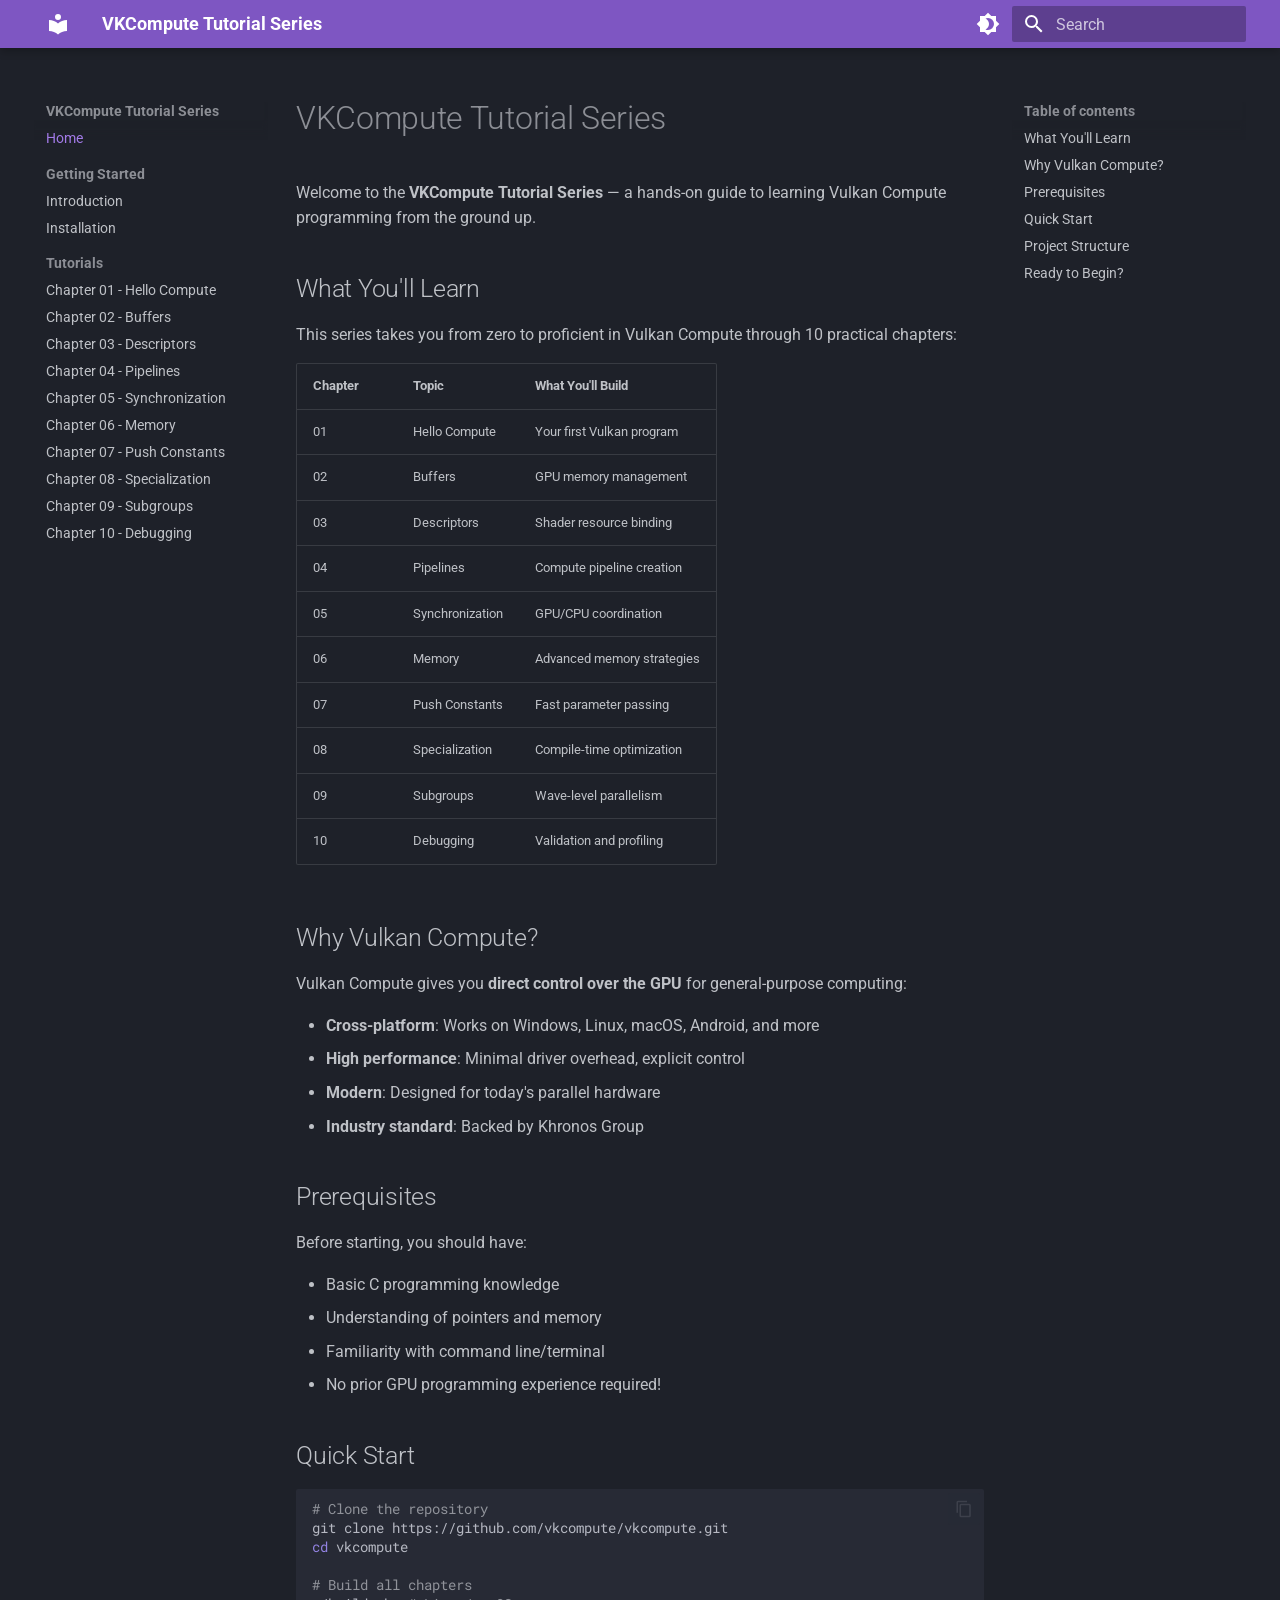
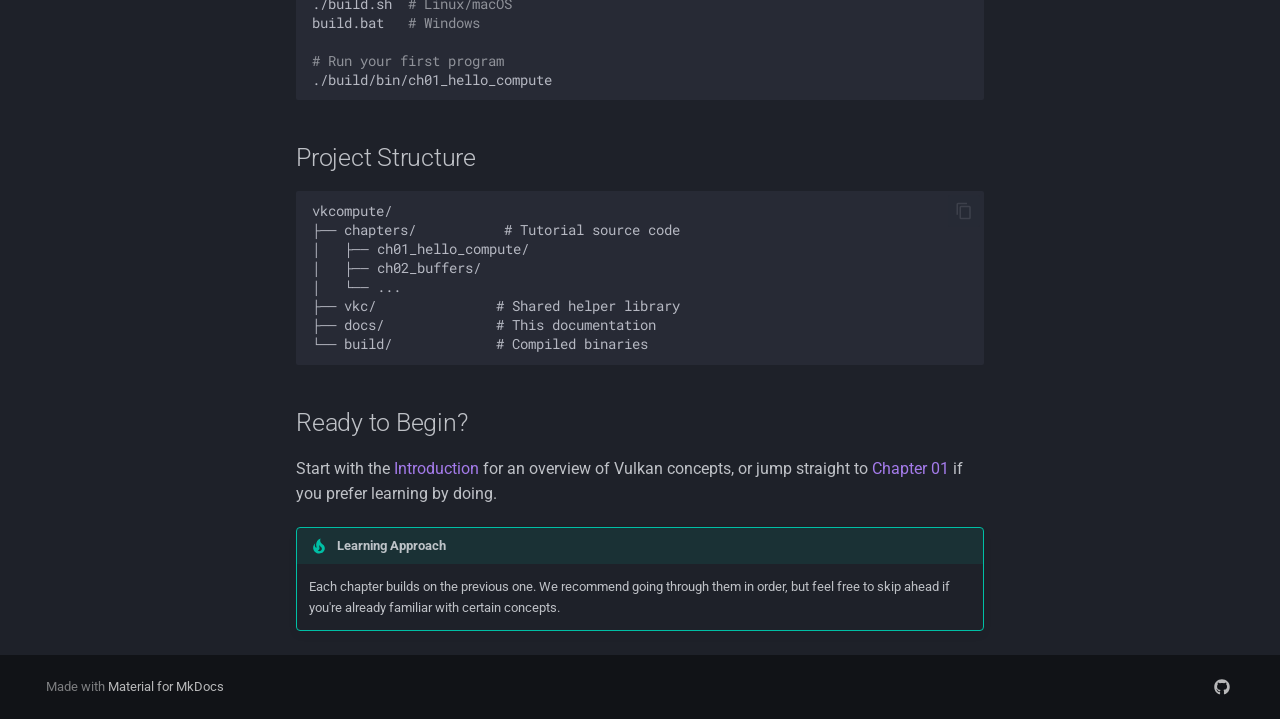
<file: docs/site/index.html>
<!doctype html>
<html lang="en" class="no-js">
  <head>
    
      <meta charset="utf-8">
      <meta name="viewport" content="width=device-width,initial-scale=1">
      
        <meta name="description" content="Learn Vulkan Compute from scratch with practical examples">
      
      
        <meta name="author" content="VKCompute">
      
      
      
      
        <link rel="next" href="introduction/">
      
      
        
      
      
      <link rel="icon" href="assets/images/favicon.png">
      <meta name="generator" content="mkdocs-1.6.1, mkdocs-material-9.7.1">
    
    
      
        <title>VKCompute Tutorial Series</title>
      
    
    
      <link rel="stylesheet" href="assets/stylesheets/main.484c7ddc.min.css">
      
        
        <link rel="stylesheet" href="assets/stylesheets/palette.ab4e12ef.min.css">
      
      


    
    
      
    
    
      
        
        
        <link rel="preconnect" href="https://fonts.gstatic.com" crossorigin>
        <link rel="stylesheet" href="https://fonts.googleapis.com/css?family=Roboto:300,300i,400,400i,700,700i%7CRoboto+Mono:400,400i,700,700i&display=fallback">
        <style>:root{--md-text-font:"Roboto";--md-code-font:"Roboto Mono"}</style>
      
    
    
    <script>__md_scope=new URL(".",location),__md_hash=e=>[...e].reduce(((e,_)=>(e<<5)-e+_.charCodeAt(0)),0),__md_get=(e,_=localStorage,t=__md_scope)=>JSON.parse(_.getItem(t.pathname+"."+e)),__md_set=(e,_,t=localStorage,a=__md_scope)=>{try{t.setItem(a.pathname+"."+e,JSON.stringify(_))}catch(e){}}</script>
    
      

    
    
  </head>
  
  
    
    
      
    
    
    
    
    <body dir="ltr" data-md-color-scheme="slate" data-md-color-primary="deep-purple" data-md-color-accent="amber">
  
    
    <input class="md-toggle" data-md-toggle="drawer" type="checkbox" id="__drawer" autocomplete="off">
    <input class="md-toggle" data-md-toggle="search" type="checkbox" id="__search" autocomplete="off">
    <label class="md-overlay" for="__drawer"></label>
    <div data-md-component="skip">
      
        
        <a href="#vkcompute-tutorial-series" class="md-skip">
          Skip to content
        </a>
      
    </div>
    <div data-md-component="announce">
      
    </div>
    
    
      

  

<header class="md-header md-header--shadow" data-md-component="header">
  <nav class="md-header__inner md-grid" aria-label="Header">
    <a href="." title="VKCompute Tutorial Series" class="md-header__button md-logo" aria-label="VKCompute Tutorial Series" data-md-component="logo">
      
  
  <svg xmlns="http://www.w3.org/2000/svg" viewBox="0 0 24 24"><path d="M12 8a3 3 0 0 0 3-3 3 3 0 0 0-3-3 3 3 0 0 0-3 3 3 3 0 0 0 3 3m0 3.54C9.64 9.35 6.5 8 3 8v11c3.5 0 6.64 1.35 9 3.54 2.36-2.19 5.5-3.54 9-3.54V8c-3.5 0-6.64 1.35-9 3.54"/></svg>

    </a>
    <label class="md-header__button md-icon" for="__drawer">
      
      <svg xmlns="http://www.w3.org/2000/svg" viewBox="0 0 24 24"><path d="M3 6h18v2H3zm0 5h18v2H3zm0 5h18v2H3z"/></svg>
    </label>
    <div class="md-header__title" data-md-component="header-title">
      <div class="md-header__ellipsis">
        <div class="md-header__topic">
          <span class="md-ellipsis">
            VKCompute Tutorial Series
          </span>
        </div>
        <div class="md-header__topic" data-md-component="header-topic">
          <span class="md-ellipsis">
            
              Home
            
          </span>
        </div>
      </div>
    </div>
    
      
        <form class="md-header__option" data-md-component="palette">
  
    
    
    
    <input class="md-option" data-md-color-media="" data-md-color-scheme="slate" data-md-color-primary="deep-purple" data-md-color-accent="amber"  aria-label="Switch to light mode"  type="radio" name="__palette" id="__palette_0">
    
      <label class="md-header__button md-icon" title="Switch to light mode" for="__palette_1" hidden>
        <svg xmlns="http://www.w3.org/2000/svg" viewBox="0 0 24 24"><path d="M12 18c-.89 0-1.74-.2-2.5-.55C11.56 16.5 13 14.42 13 12s-1.44-4.5-3.5-5.45C10.26 6.2 11.11 6 12 6a6 6 0 0 1 6 6 6 6 0 0 1-6 6m8-9.31V4h-4.69L12 .69 8.69 4H4v4.69L.69 12 4 15.31V20h4.69L12 23.31 15.31 20H20v-4.69L23.31 12z"/></svg>
      </label>
    
  
    
    
    
    <input class="md-option" data-md-color-media="" data-md-color-scheme="default" data-md-color-primary="deep-purple" data-md-color-accent="amber"  aria-label="Switch to dark mode"  type="radio" name="__palette" id="__palette_1">
    
      <label class="md-header__button md-icon" title="Switch to dark mode" for="__palette_0" hidden>
        <svg xmlns="http://www.w3.org/2000/svg" viewBox="0 0 24 24"><path d="M12 8a4 4 0 0 0-4 4 4 4 0 0 0 4 4 4 4 0 0 0 4-4 4 4 0 0 0-4-4m0 10a6 6 0 0 1-6-6 6 6 0 0 1 6-6 6 6 0 0 1 6 6 6 6 0 0 1-6 6m8-9.31V4h-4.69L12 .69 8.69 4H4v4.69L.69 12 4 15.31V20h4.69L12 23.31 15.31 20H20v-4.69L23.31 12z"/></svg>
      </label>
    
  
</form>
      
    
    
      <script>var palette=__md_get("__palette");if(palette&&palette.color){if("(prefers-color-scheme)"===palette.color.media){var media=matchMedia("(prefers-color-scheme: light)"),input=document.querySelector(media.matches?"[data-md-color-media='(prefers-color-scheme: light)']":"[data-md-color-media='(prefers-color-scheme: dark)']");palette.color.media=input.getAttribute("data-md-color-media"),palette.color.scheme=input.getAttribute("data-md-color-scheme"),palette.color.primary=input.getAttribute("data-md-color-primary"),palette.color.accent=input.getAttribute("data-md-color-accent")}for(var[key,value]of Object.entries(palette.color))document.body.setAttribute("data-md-color-"+key,value)}</script>
    
    
    
      
      
        <label class="md-header__button md-icon" for="__search">
          
          <svg xmlns="http://www.w3.org/2000/svg" viewBox="0 0 24 24"><path d="M9.5 3A6.5 6.5 0 0 1 16 9.5c0 1.61-.59 3.09-1.56 4.23l.27.27h.79l5 5-1.5 1.5-5-5v-.79l-.27-.27A6.52 6.52 0 0 1 9.5 16 6.5 6.5 0 0 1 3 9.5 6.5 6.5 0 0 1 9.5 3m0 2C7 5 5 7 5 9.5S7 14 9.5 14 14 12 14 9.5 12 5 9.5 5"/></svg>
        </label>
        <div class="md-search" data-md-component="search" role="dialog">
  <label class="md-search__overlay" for="__search"></label>
  <div class="md-search__inner" role="search">
    <form class="md-search__form" name="search">
      <input type="text" class="md-search__input" name="query" aria-label="Search" placeholder="Search" autocapitalize="off" autocorrect="off" autocomplete="off" spellcheck="false" data-md-component="search-query" required>
      <label class="md-search__icon md-icon" for="__search">
        
        <svg xmlns="http://www.w3.org/2000/svg" viewBox="0 0 24 24"><path d="M9.5 3A6.5 6.5 0 0 1 16 9.5c0 1.61-.59 3.09-1.56 4.23l.27.27h.79l5 5-1.5 1.5-5-5v-.79l-.27-.27A6.52 6.52 0 0 1 9.5 16 6.5 6.5 0 0 1 3 9.5 6.5 6.5 0 0 1 9.5 3m0 2C7 5 5 7 5 9.5S7 14 9.5 14 14 12 14 9.5 12 5 9.5 5"/></svg>
        
        <svg xmlns="http://www.w3.org/2000/svg" viewBox="0 0 24 24"><path d="M20 11v2H8l5.5 5.5-1.42 1.42L4.16 12l7.92-7.92L13.5 5.5 8 11z"/></svg>
      </label>
      <nav class="md-search__options" aria-label="Search">
        
        <button type="reset" class="md-search__icon md-icon" title="Clear" aria-label="Clear" tabindex="-1">
          
          <svg xmlns="http://www.w3.org/2000/svg" viewBox="0 0 24 24"><path d="M19 6.41 17.59 5 12 10.59 6.41 5 5 6.41 10.59 12 5 17.59 6.41 19 12 13.41 17.59 19 19 17.59 13.41 12z"/></svg>
        </button>
      </nav>
      
    </form>
    <div class="md-search__output">
      <div class="md-search__scrollwrap" tabindex="0" data-md-scrollfix>
        <div class="md-search-result" data-md-component="search-result">
          <div class="md-search-result__meta">
            Initializing search
          </div>
          <ol class="md-search-result__list" role="presentation"></ol>
        </div>
      </div>
    </div>
  </div>
</div>
      
    
    
  </nav>
  
</header>
    
    <div class="md-container" data-md-component="container">
      
      
        
          
        
      
      <main class="md-main" data-md-component="main">
        <div class="md-main__inner md-grid">
          
            
              
              <div class="md-sidebar md-sidebar--primary" data-md-component="sidebar" data-md-type="navigation" >
                <div class="md-sidebar__scrollwrap">
                  <div class="md-sidebar__inner">
                    



<nav class="md-nav md-nav--primary" aria-label="Navigation" data-md-level="0">
  <label class="md-nav__title" for="__drawer">
    <a href="." title="VKCompute Tutorial Series" class="md-nav__button md-logo" aria-label="VKCompute Tutorial Series" data-md-component="logo">
      
  
  <svg xmlns="http://www.w3.org/2000/svg" viewBox="0 0 24 24"><path d="M12 8a3 3 0 0 0 3-3 3 3 0 0 0-3-3 3 3 0 0 0-3 3 3 3 0 0 0 3 3m0 3.54C9.64 9.35 6.5 8 3 8v11c3.5 0 6.64 1.35 9 3.54 2.36-2.19 5.5-3.54 9-3.54V8c-3.5 0-6.64 1.35-9 3.54"/></svg>

    </a>
    VKCompute Tutorial Series
  </label>
  
  <ul class="md-nav__list" data-md-scrollfix>
    
      
      
  
  
    
  
  
  
    <li class="md-nav__item md-nav__item--active">
      
      <input class="md-nav__toggle md-toggle" type="checkbox" id="__toc">
      
      
        
      
      
        <label class="md-nav__link md-nav__link--active" for="__toc">
          
  
  
  <span class="md-ellipsis">
    
  
    Home
  

    
  </span>
  
  

          <span class="md-nav__icon md-icon"></span>
        </label>
      
      <a href="." class="md-nav__link md-nav__link--active">
        
  
  
  <span class="md-ellipsis">
    
  
    Home
  

    
  </span>
  
  

      </a>
      
        

<nav class="md-nav md-nav--secondary" aria-label="Table of contents">
  
  
  
    
  
  
    <label class="md-nav__title" for="__toc">
      <span class="md-nav__icon md-icon"></span>
      Table of contents
    </label>
    <ul class="md-nav__list" data-md-component="toc" data-md-scrollfix>
      
        <li class="md-nav__item">
  <a href="#what-youll-learn" class="md-nav__link">
    <span class="md-ellipsis">
      
        What You'll Learn
      
    </span>
  </a>
  
</li>
      
        <li class="md-nav__item">
  <a href="#why-vulkan-compute" class="md-nav__link">
    <span class="md-ellipsis">
      
        Why Vulkan Compute?
      
    </span>
  </a>
  
</li>
      
        <li class="md-nav__item">
  <a href="#prerequisites" class="md-nav__link">
    <span class="md-ellipsis">
      
        Prerequisites
      
    </span>
  </a>
  
</li>
      
        <li class="md-nav__item">
  <a href="#quick-start" class="md-nav__link">
    <span class="md-ellipsis">
      
        Quick Start
      
    </span>
  </a>
  
</li>
      
        <li class="md-nav__item">
  <a href="#project-structure" class="md-nav__link">
    <span class="md-ellipsis">
      
        Project Structure
      
    </span>
  </a>
  
</li>
      
        <li class="md-nav__item">
  <a href="#ready-to-begin" class="md-nav__link">
    <span class="md-ellipsis">
      
        Ready to Begin?
      
    </span>
  </a>
  
</li>
      
    </ul>
  
</nav>
      
    </li>
  

    
      
      
  
  
  
  
    
    
    
    
      
        
        
      
    
    
    <li class="md-nav__item md-nav__item--section md-nav__item--nested">
      
        
        
          
        
        <input class="md-nav__toggle md-toggle md-toggle--indeterminate" type="checkbox" id="__nav_2" >
        
          
          <label class="md-nav__link" for="__nav_2" id="__nav_2_label" tabindex="">
            
  
  
  <span class="md-ellipsis">
    
  
    Getting Started
  

    
  </span>
  
  

            <span class="md-nav__icon md-icon"></span>
          </label>
        
        <nav class="md-nav" data-md-level="1" aria-labelledby="__nav_2_label" aria-expanded="false">
          <label class="md-nav__title" for="__nav_2">
            <span class="md-nav__icon md-icon"></span>
            
  
    Getting Started
  

          </label>
          <ul class="md-nav__list" data-md-scrollfix>
            
              
                
  
  
  
  
    <li class="md-nav__item">
      <a href="introduction/" class="md-nav__link">
        
  
  
  <span class="md-ellipsis">
    
  
    Introduction
  

    
  </span>
  
  

      </a>
    </li>
  

              
            
              
                
  
  
  
  
    <li class="md-nav__item">
      <a href="installation/" class="md-nav__link">
        
  
  
  <span class="md-ellipsis">
    
  
    Installation
  

    
  </span>
  
  

      </a>
    </li>
  

              
            
          </ul>
        </nav>
      
    </li>
  

    
      
      
  
  
  
  
    
    
    
    
      
        
        
      
    
    
    <li class="md-nav__item md-nav__item--section md-nav__item--nested">
      
        
        
          
        
        <input class="md-nav__toggle md-toggle md-toggle--indeterminate" type="checkbox" id="__nav_3" >
        
          
          <label class="md-nav__link" for="__nav_3" id="__nav_3_label" tabindex="">
            
  
  
  <span class="md-ellipsis">
    
  
    Tutorials
  

    
  </span>
  
  

            <span class="md-nav__icon md-icon"></span>
          </label>
        
        <nav class="md-nav" data-md-level="1" aria-labelledby="__nav_3_label" aria-expanded="false">
          <label class="md-nav__title" for="__nav_3">
            <span class="md-nav__icon md-icon"></span>
            
  
    Tutorials
  

          </label>
          <ul class="md-nav__list" data-md-scrollfix>
            
              
                
  
  
  
  
    <li class="md-nav__item">
      <a href="chapters/ch01_hello_compute/" class="md-nav__link">
        
  
  
  <span class="md-ellipsis">
    
  
    Chapter 01 - Hello Compute
  

    
  </span>
  
  

      </a>
    </li>
  

              
            
              
                
  
  
  
  
    <li class="md-nav__item">
      <a href="chapters/ch02_buffers/" class="md-nav__link">
        
  
  
  <span class="md-ellipsis">
    
  
    Chapter 02 - Buffers
  

    
  </span>
  
  

      </a>
    </li>
  

              
            
              
                
  
  
  
  
    <li class="md-nav__item">
      <a href="chapters/ch03_descriptors/" class="md-nav__link">
        
  
  
  <span class="md-ellipsis">
    
  
    Chapter 03 - Descriptors
  

    
  </span>
  
  

      </a>
    </li>
  

              
            
              
                
  
  
  
  
    <li class="md-nav__item">
      <a href="chapters/ch04_pipelines/" class="md-nav__link">
        
  
  
  <span class="md-ellipsis">
    
  
    Chapter 04 - Pipelines
  

    
  </span>
  
  

      </a>
    </li>
  

              
            
              
                
  
  
  
  
    <li class="md-nav__item">
      <a href="chapters/ch05_synchronization/" class="md-nav__link">
        
  
  
  <span class="md-ellipsis">
    
  
    Chapter 05 - Synchronization
  

    
  </span>
  
  

      </a>
    </li>
  

              
            
              
                
  
  
  
  
    <li class="md-nav__item">
      <a href="chapters/ch06_memory/" class="md-nav__link">
        
  
  
  <span class="md-ellipsis">
    
  
    Chapter 06 - Memory
  

    
  </span>
  
  

      </a>
    </li>
  

              
            
              
                
  
  
  
  
    <li class="md-nav__item">
      <a href="chapters/ch07_push_constants/" class="md-nav__link">
        
  
  
  <span class="md-ellipsis">
    
  
    Chapter 07 - Push Constants
  

    
  </span>
  
  

      </a>
    </li>
  

              
            
              
                
  
  
  
  
    <li class="md-nav__item">
      <a href="chapters/ch08_specialization/" class="md-nav__link">
        
  
  
  <span class="md-ellipsis">
    
  
    Chapter 08 - Specialization
  

    
  </span>
  
  

      </a>
    </li>
  

              
            
              
                
  
  
  
  
    <li class="md-nav__item">
      <a href="chapters/ch09_subgroups/" class="md-nav__link">
        
  
  
  <span class="md-ellipsis">
    
  
    Chapter 09 - Subgroups
  

    
  </span>
  
  

      </a>
    </li>
  

              
            
              
                
  
  
  
  
    <li class="md-nav__item">
      <a href="chapters/ch10_debugging/" class="md-nav__link">
        
  
  
  <span class="md-ellipsis">
    
  
    Chapter 10 - Debugging
  

    
  </span>
  
  

      </a>
    </li>
  

              
            
          </ul>
        </nav>
      
    </li>
  

    
  </ul>
</nav>
                  </div>
                </div>
              </div>
            
            
              
              <div class="md-sidebar md-sidebar--secondary" data-md-component="sidebar" data-md-type="toc" >
                <div class="md-sidebar__scrollwrap">
                  <div class="md-sidebar__inner">
                    

<nav class="md-nav md-nav--secondary" aria-label="Table of contents">
  
  
  
    
  
  
    <label class="md-nav__title" for="__toc">
      <span class="md-nav__icon md-icon"></span>
      Table of contents
    </label>
    <ul class="md-nav__list" data-md-component="toc" data-md-scrollfix>
      
        <li class="md-nav__item">
  <a href="#what-youll-learn" class="md-nav__link">
    <span class="md-ellipsis">
      
        What You'll Learn
      
    </span>
  </a>
  
</li>
      
        <li class="md-nav__item">
  <a href="#why-vulkan-compute" class="md-nav__link">
    <span class="md-ellipsis">
      
        Why Vulkan Compute?
      
    </span>
  </a>
  
</li>
      
        <li class="md-nav__item">
  <a href="#prerequisites" class="md-nav__link">
    <span class="md-ellipsis">
      
        Prerequisites
      
    </span>
  </a>
  
</li>
      
        <li class="md-nav__item">
  <a href="#quick-start" class="md-nav__link">
    <span class="md-ellipsis">
      
        Quick Start
      
    </span>
  </a>
  
</li>
      
        <li class="md-nav__item">
  <a href="#project-structure" class="md-nav__link">
    <span class="md-ellipsis">
      
        Project Structure
      
    </span>
  </a>
  
</li>
      
        <li class="md-nav__item">
  <a href="#ready-to-begin" class="md-nav__link">
    <span class="md-ellipsis">
      
        Ready to Begin?
      
    </span>
  </a>
  
</li>
      
    </ul>
  
</nav>
                  </div>
                </div>
              </div>
            
          
          
            <div class="md-content" data-md-component="content">
              
              <article class="md-content__inner md-typeset">
                
                  



<h1 id="vkcompute-tutorial-series">VKCompute Tutorial Series<a class="headerlink" href="#vkcompute-tutorial-series" title="Permanent link">&para;</a></h1>
<p>Welcome to the <strong>VKCompute Tutorial Series</strong> — a hands-on guide to learning Vulkan Compute programming from the ground up.</p>
<h2 id="what-youll-learn">What You'll Learn<a class="headerlink" href="#what-youll-learn" title="Permanent link">&para;</a></h2>
<p>This series takes you from zero to proficient in Vulkan Compute through 10 practical chapters:</p>
<table>
<thead>
<tr>
<th>Chapter</th>
<th>Topic</th>
<th>What You'll Build</th>
</tr>
</thead>
<tbody>
<tr>
<td>01</td>
<td>Hello Compute</td>
<td>Your first Vulkan program</td>
</tr>
<tr>
<td>02</td>
<td>Buffers</td>
<td>GPU memory management</td>
</tr>
<tr>
<td>03</td>
<td>Descriptors</td>
<td>Shader resource binding</td>
</tr>
<tr>
<td>04</td>
<td>Pipelines</td>
<td>Compute pipeline creation</td>
</tr>
<tr>
<td>05</td>
<td>Synchronization</td>
<td>GPU/CPU coordination</td>
</tr>
<tr>
<td>06</td>
<td>Memory</td>
<td>Advanced memory strategies</td>
</tr>
<tr>
<td>07</td>
<td>Push Constants</td>
<td>Fast parameter passing</td>
</tr>
<tr>
<td>08</td>
<td>Specialization</td>
<td>Compile-time optimization</td>
</tr>
<tr>
<td>09</td>
<td>Subgroups</td>
<td>Wave-level parallelism</td>
</tr>
<tr>
<td>10</td>
<td>Debugging</td>
<td>Validation and profiling</td>
</tr>
</tbody>
</table>
<h2 id="why-vulkan-compute">Why Vulkan Compute?<a class="headerlink" href="#why-vulkan-compute" title="Permanent link">&para;</a></h2>
<p>Vulkan Compute gives you <strong>direct control over the GPU</strong> for general-purpose computing:</p>
<ul>
<li><strong>Cross-platform</strong>: Works on Windows, Linux, macOS, Android, and more</li>
<li><strong>High performance</strong>: Minimal driver overhead, explicit control</li>
<li><strong>Modern</strong>: Designed for today's parallel hardware</li>
<li><strong>Industry standard</strong>: Backed by Khronos Group</li>
</ul>
<h2 id="prerequisites">Prerequisites<a class="headerlink" href="#prerequisites" title="Permanent link">&para;</a></h2>
<p>Before starting, you should have:</p>
<ul>
<li>Basic C programming knowledge</li>
<li>Understanding of pointers and memory</li>
<li>Familiarity with command line/terminal</li>
<li>No prior GPU programming experience required!</li>
</ul>
<h2 id="quick-start">Quick Start<a class="headerlink" href="#quick-start" title="Permanent link">&para;</a></h2>
<div class="highlight"><pre><span></span><code><a id="__codelineno-0-1" name="__codelineno-0-1" href="#__codelineno-0-1"></a><span class="c1"># Clone the repository</span>
<a id="__codelineno-0-2" name="__codelineno-0-2" href="#__codelineno-0-2"></a>git<span class="w"> </span>clone<span class="w"> </span>https://github.com/vkcompute/vkcompute.git
<a id="__codelineno-0-3" name="__codelineno-0-3" href="#__codelineno-0-3"></a><span class="nb">cd</span><span class="w"> </span>vkcompute
<a id="__codelineno-0-4" name="__codelineno-0-4" href="#__codelineno-0-4"></a>
<a id="__codelineno-0-5" name="__codelineno-0-5" href="#__codelineno-0-5"></a><span class="c1"># Build all chapters</span>
<a id="__codelineno-0-6" name="__codelineno-0-6" href="#__codelineno-0-6"></a>./build.sh<span class="w">  </span><span class="c1"># Linux/macOS</span>
<a id="__codelineno-0-7" name="__codelineno-0-7" href="#__codelineno-0-7"></a>build.bat<span class="w">   </span><span class="c1"># Windows</span>
<a id="__codelineno-0-8" name="__codelineno-0-8" href="#__codelineno-0-8"></a>
<a id="__codelineno-0-9" name="__codelineno-0-9" href="#__codelineno-0-9"></a><span class="c1"># Run your first program</span>
<a id="__codelineno-0-10" name="__codelineno-0-10" href="#__codelineno-0-10"></a>./build/bin/ch01_hello_compute
</code></pre></div>
<h2 id="project-structure">Project Structure<a class="headerlink" href="#project-structure" title="Permanent link">&para;</a></h2>
<div class="highlight"><pre><span></span><code><a id="__codelineno-1-1" name="__codelineno-1-1" href="#__codelineno-1-1"></a>vkcompute/
<a id="__codelineno-1-2" name="__codelineno-1-2" href="#__codelineno-1-2"></a>├── chapters/           # Tutorial source code
<a id="__codelineno-1-3" name="__codelineno-1-3" href="#__codelineno-1-3"></a>│   ├── ch01_hello_compute/
<a id="__codelineno-1-4" name="__codelineno-1-4" href="#__codelineno-1-4"></a>│   ├── ch02_buffers/
<a id="__codelineno-1-5" name="__codelineno-1-5" href="#__codelineno-1-5"></a>│   └── ...
<a id="__codelineno-1-6" name="__codelineno-1-6" href="#__codelineno-1-6"></a>├── vkc/               # Shared helper library
<a id="__codelineno-1-7" name="__codelineno-1-7" href="#__codelineno-1-7"></a>├── docs/              # This documentation
<a id="__codelineno-1-8" name="__codelineno-1-8" href="#__codelineno-1-8"></a>└── build/             # Compiled binaries
</code></pre></div>
<h2 id="ready-to-begin">Ready to Begin?<a class="headerlink" href="#ready-to-begin" title="Permanent link">&para;</a></h2>
<p>Start with the <a href="introduction/">Introduction</a> for an overview of Vulkan concepts, or jump straight to <a href="chapters/ch01_hello_compute/">Chapter 01</a> if you prefer learning by doing.</p>
<div class="admonition tip">
<p class="admonition-title">Learning Approach</p>
<p>Each chapter builds on the previous one. We recommend going through them in order, but feel free to skip ahead if you're already familiar with certain concepts.</p>
</div>












                
              </article>
            </div>
          
          
<script>var target=document.getElementById(location.hash.slice(1));target&&target.name&&(target.checked=target.name.startsWith("__tabbed_"))</script>
        </div>
        
          <button type="button" class="md-top md-icon" data-md-component="top" hidden>
  
  <svg xmlns="http://www.w3.org/2000/svg" viewBox="0 0 24 24"><path d="M13 20h-2V8l-5.5 5.5-1.42-1.42L12 4.16l7.92 7.92-1.42 1.42L13 8z"/></svg>
  Back to top
</button>
        
      </main>
      
        <footer class="md-footer">
  
  <div class="md-footer-meta md-typeset">
    <div class="md-footer-meta__inner md-grid">
      <div class="md-copyright">
  
  
    Made with
    <a href="https://squidfunk.github.io/mkdocs-material/" target="_blank" rel="noopener">
      Material for MkDocs
    </a>
  
</div>
      
        
<div class="md-social">
  
    
    
    
    
      
      
    
    <a href="https://github.com/vkcompute" target="_blank" rel="noopener" title="github.com" class="md-social__link">
      <svg xmlns="http://www.w3.org/2000/svg" viewBox="0 0 512 512"><!--! Font Awesome Free 7.1.0 by @fontawesome - https://fontawesome.com License - https://fontawesome.com/license/free (Icons: CC BY 4.0, Fonts: SIL OFL 1.1, Code: MIT License) Copyright 2025 Fonticons, Inc.--><path d="M173.9 397.4c0 2-2.3 3.6-5.2 3.6-3.3.3-5.6-1.3-5.6-3.6 0-2 2.3-3.6 5.2-3.6 3-.3 5.6 1.3 5.6 3.6m-31.1-4.5c-.7 2 1.3 4.3 4.3 4.9 2.6 1 5.6 0 6.2-2s-1.3-4.3-4.3-5.2c-2.6-.7-5.5.3-6.2 2.3m44.2-1.7c-2.9.7-4.9 2.6-4.6 4.9.3 2 2.9 3.3 5.9 2.6 2.9-.7 4.9-2.6 4.6-4.6-.3-1.9-3-3.2-5.9-2.9M252.8 8C114.1 8 8 113.3 8 252c0 110.9 69.8 205.8 169.5 239.2 12.8 2.3 17.3-5.6 17.3-12.1 0-6.2-.3-40.4-.3-61.4 0 0-70 15-84.7-29.8 0 0-11.4-29.1-27.8-36.6 0 0-22.9-15.7 1.6-15.4 0 0 24.9 2 38.6 25.8 21.9 38.6 58.6 27.5 72.9 20.9 2.3-16 8.8-27.1 16-33.7-55.9-6.2-112.3-14.3-112.3-110.5 0-27.5 7.6-41.3 23.6-58.9-2.6-6.5-11.1-33.3 2.6-67.9 20.9-6.5 69 27 69 27 20-5.6 41.5-8.5 62.8-8.5s42.8 2.9 62.8 8.5c0 0 48.1-33.6 69-27 13.7 34.7 5.2 61.4 2.6 67.9 16 17.7 25.8 31.5 25.8 58.9 0 96.5-58.9 104.2-114.8 110.5 9.2 7.9 17 22.9 17 46.4 0 33.7-.3 75.4-.3 83.6 0 6.5 4.6 14.4 17.3 12.1C436.2 457.8 504 362.9 504 252 504 113.3 391.5 8 252.8 8M105.2 352.9c-1.3 1-1 3.3.7 5.2 1.6 1.6 3.9 2.3 5.2 1 1.3-1 1-3.3-.7-5.2-1.6-1.6-3.9-2.3-5.2-1m-10.8-8.1c-.7 1.3.3 2.9 2.3 3.9 1.6 1 3.6.7 4.3-.7.7-1.3-.3-2.9-2.3-3.9-2-.6-3.6-.3-4.3.7m32.4 35.6c-1.6 1.3-1 4.3 1.3 6.2 2.3 2.3 5.2 2.6 6.5 1 1.3-1.3.7-4.3-1.3-6.2-2.2-2.3-5.2-2.6-6.5-1m-11.4-14.7c-1.6 1-1.6 3.6 0 5.9s4.3 3.3 5.6 2.3c1.6-1.3 1.6-3.9 0-6.2-1.4-2.3-4-3.3-5.6-2"/></svg>
    </a>
  
</div>
      
    </div>
  </div>
</footer>
      
    </div>
    <div class="md-dialog" data-md-component="dialog">
      <div class="md-dialog__inner md-typeset"></div>
    </div>
    
    
    
      
      
      <script id="__config" type="application/json">{"annotate": null, "base": ".", "features": ["content.code.copy", "content.code.annotate", "navigation.sections", "navigation.expand", "navigation.top", "toc.follow"], "search": "assets/javascripts/workers/search.2c215733.min.js", "tags": null, "translations": {"clipboard.copied": "Copied to clipboard", "clipboard.copy": "Copy to clipboard", "search.result.more.one": "1 more on this page", "search.result.more.other": "# more on this page", "search.result.none": "No matching documents", "search.result.one": "1 matching document", "search.result.other": "# matching documents", "search.result.placeholder": "Type to start searching", "search.result.term.missing": "Missing", "select.version": "Select version"}, "version": null}</script>
    
    
      <script src="assets/javascripts/bundle.79ae519e.min.js"></script>
      
    
  </body>
</html>
</file>
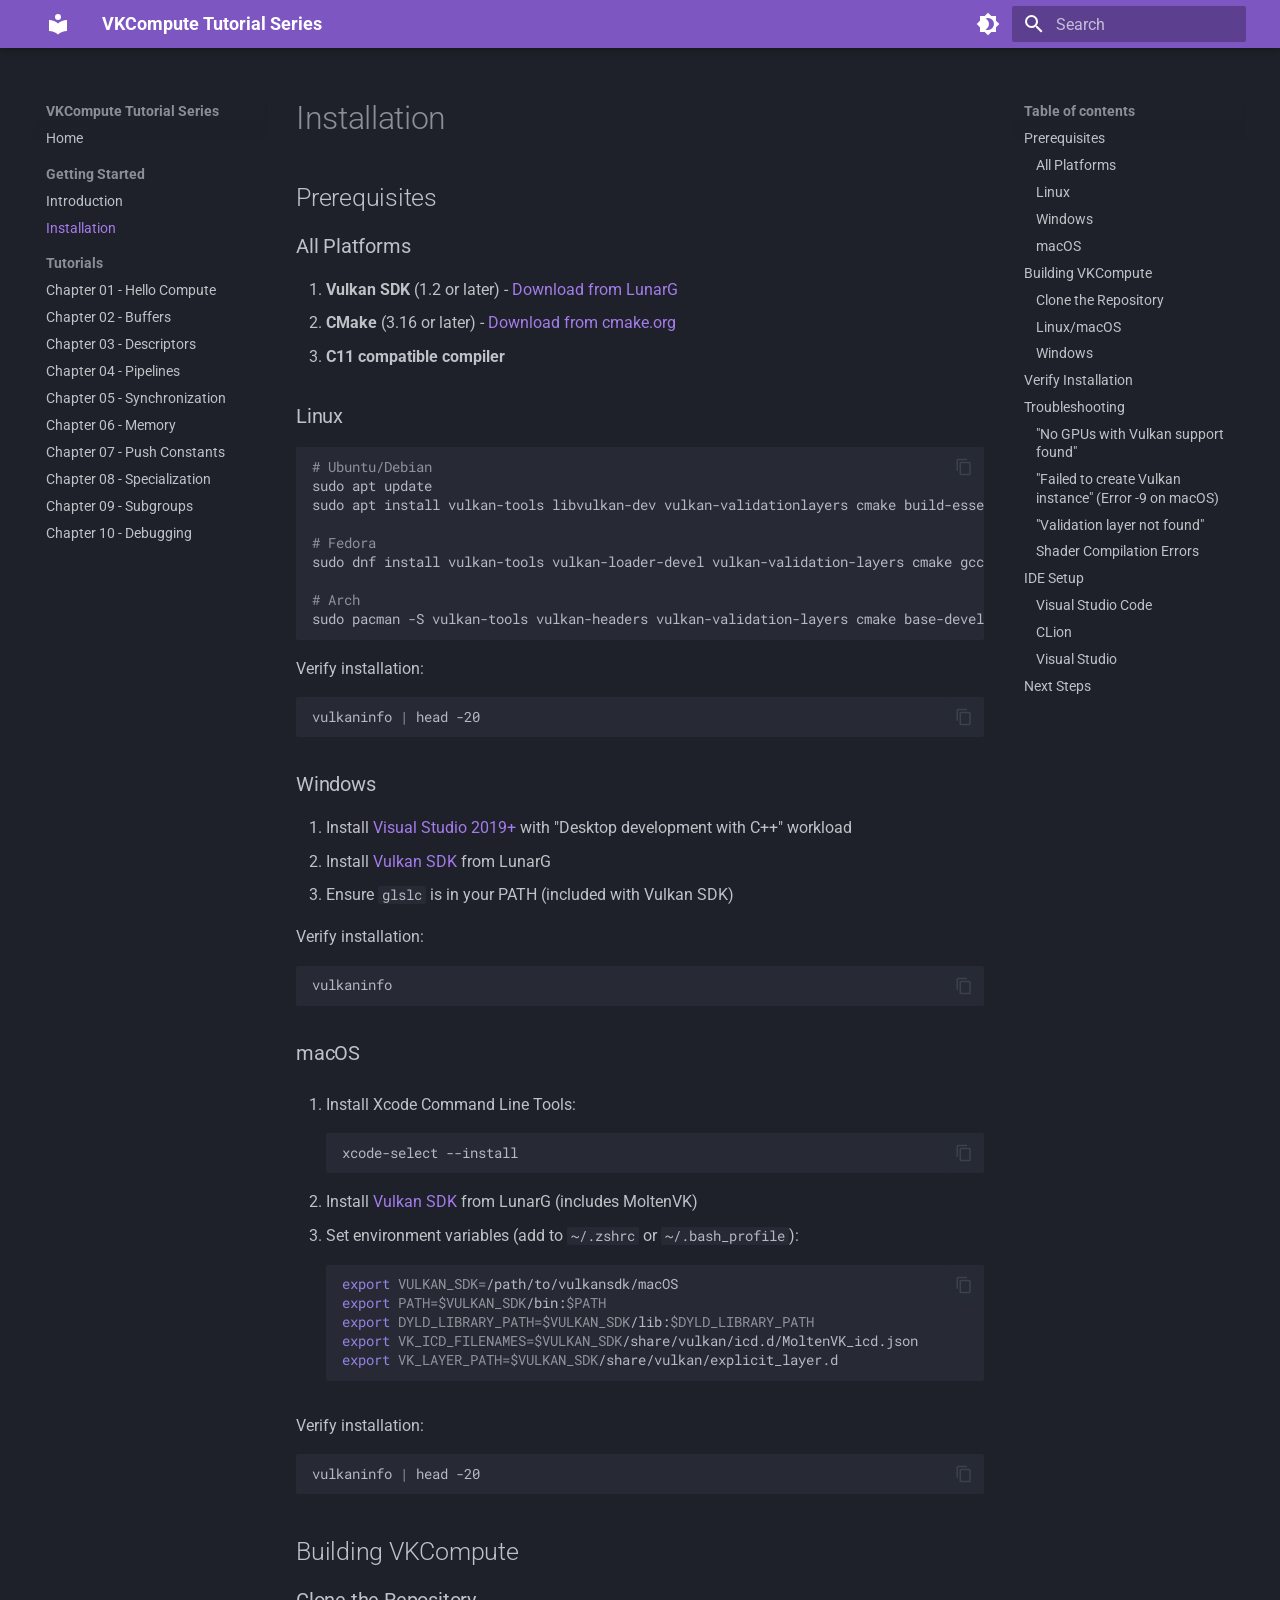
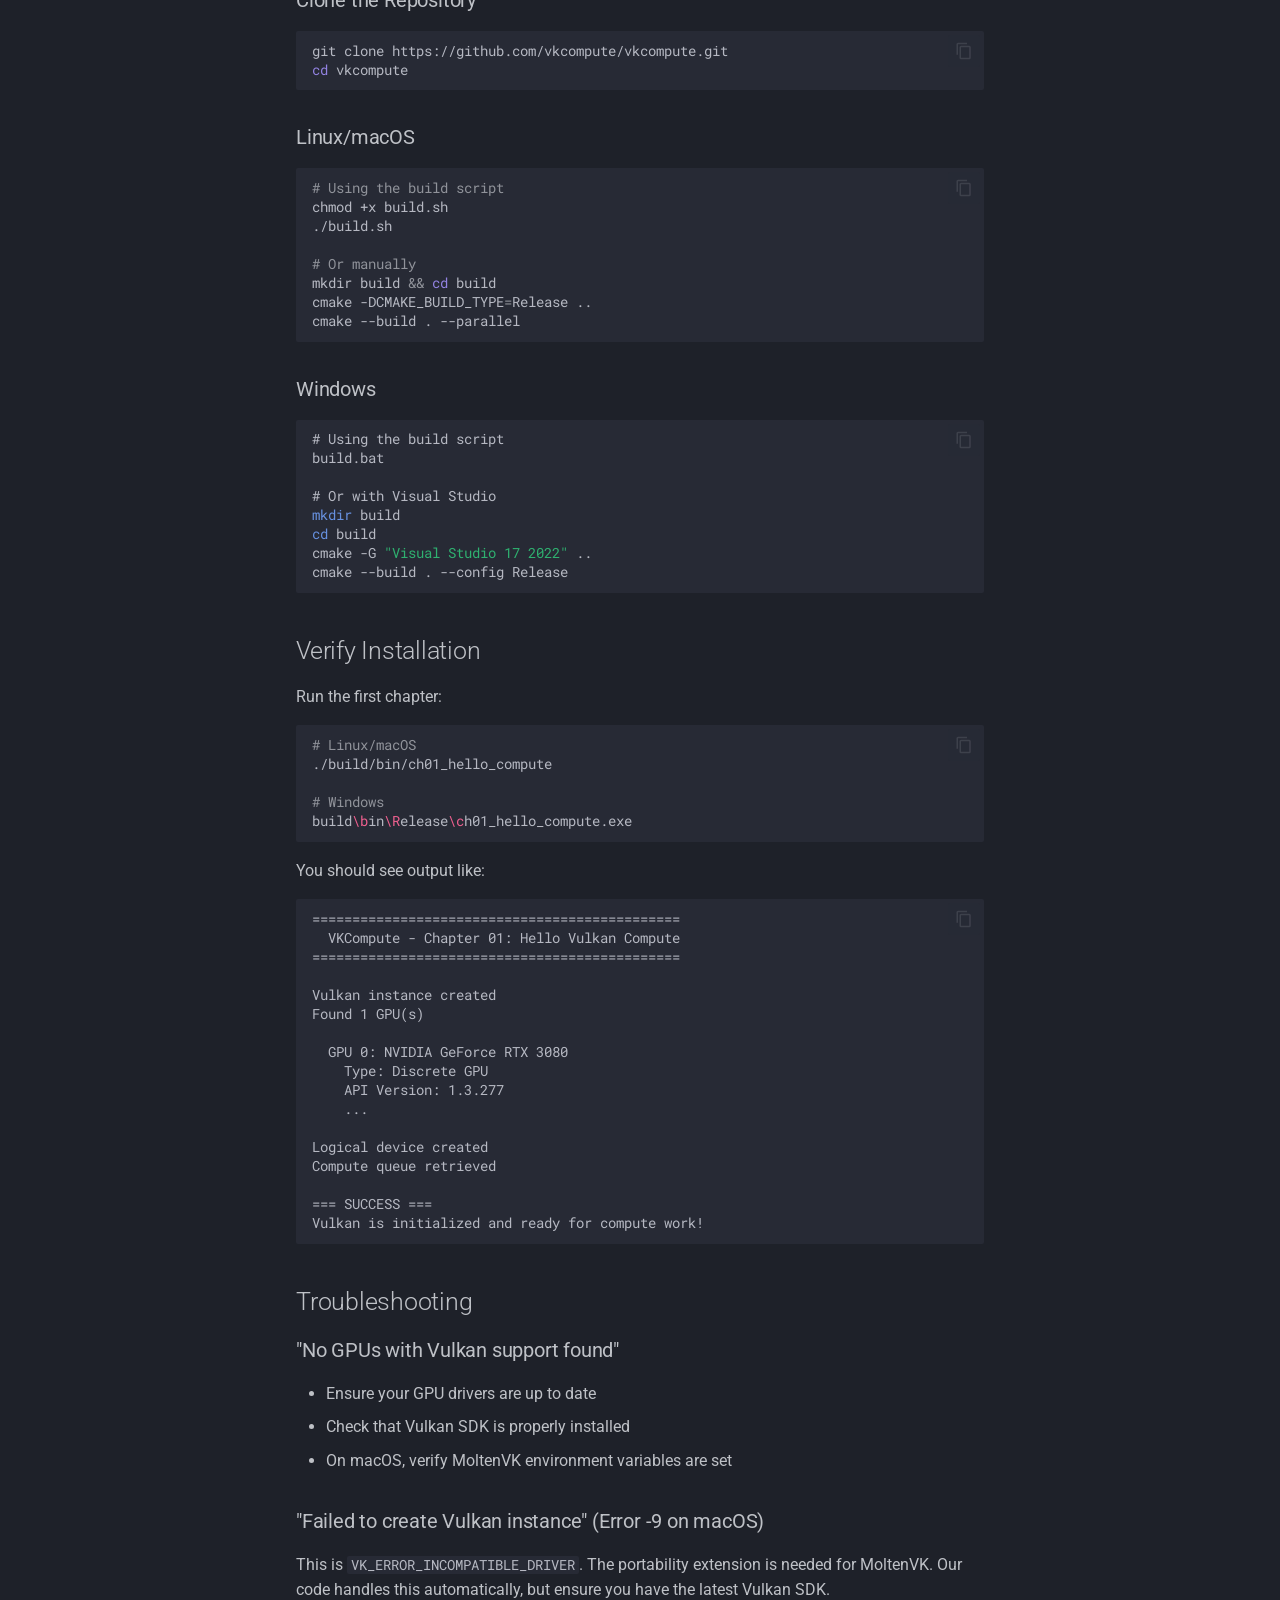
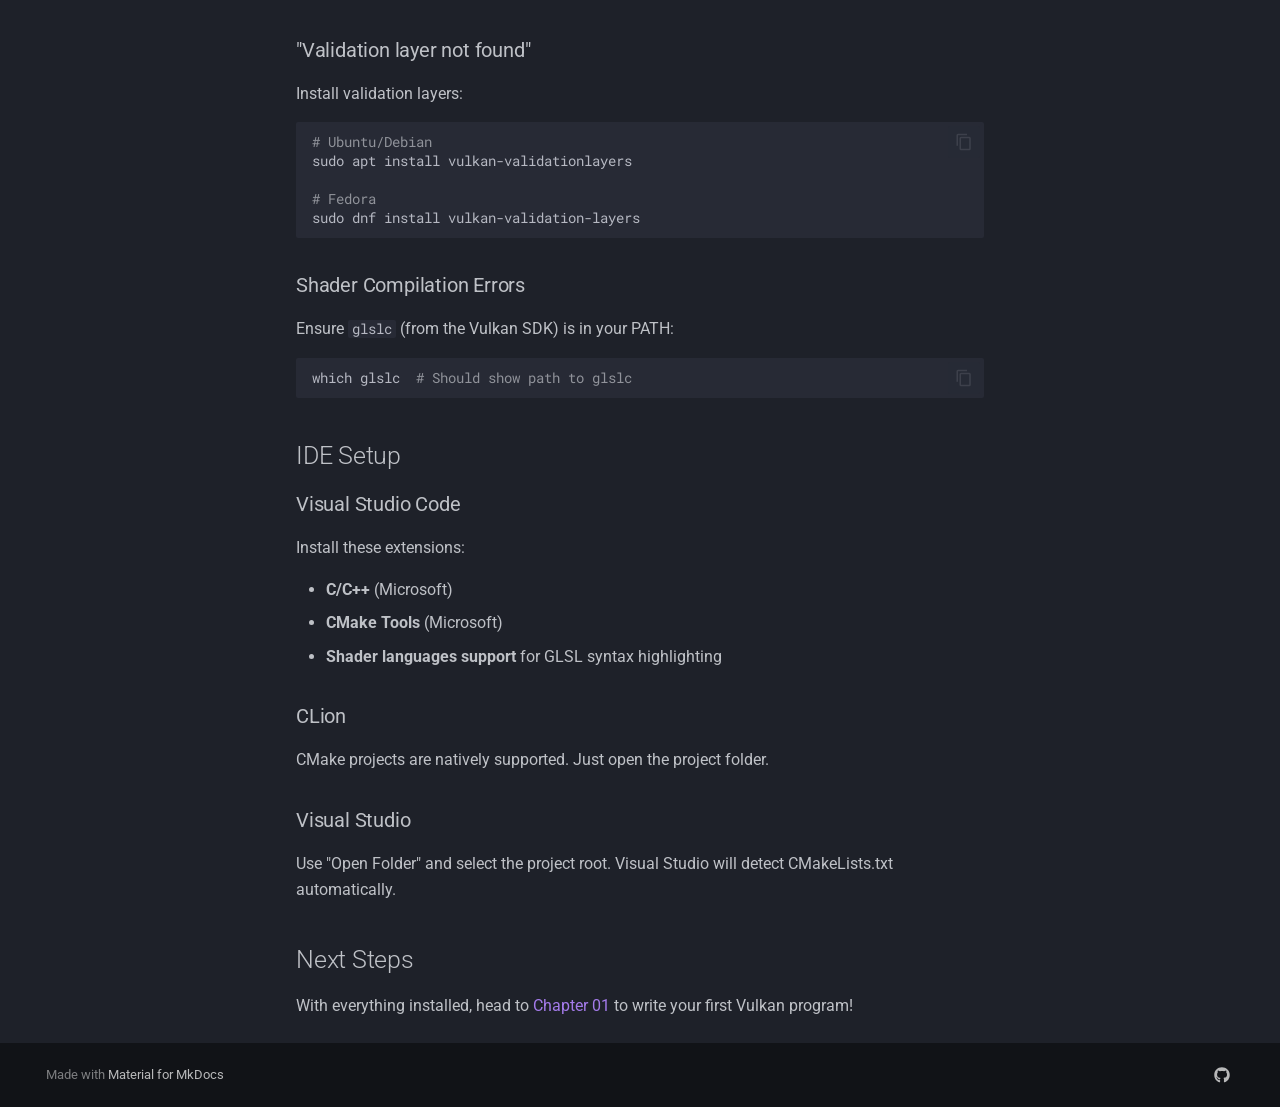
<file: docs/site/installation/index.html>
<!doctype html>
<html lang="en" class="no-js">
  <head>
    
      <meta charset="utf-8">
      <meta name="viewport" content="width=device-width,initial-scale=1">
      
        <meta name="description" content="Learn Vulkan Compute from scratch with practical examples">
      
      
        <meta name="author" content="VKCompute">
      
      
      
        <link rel="prev" href="../introduction/">
      
      
        <link rel="next" href="../chapters/ch01_hello_compute/">
      
      
        
      
      
      <link rel="icon" href="../assets/images/favicon.png">
      <meta name="generator" content="mkdocs-1.6.1, mkdocs-material-9.7.1">
    
    
      
        <title>Installation - VKCompute Tutorial Series</title>
      
    
    
      <link rel="stylesheet" href="../assets/stylesheets/main.484c7ddc.min.css">
      
        
        <link rel="stylesheet" href="../assets/stylesheets/palette.ab4e12ef.min.css">
      
      


    
    
      
    
    
      
        
        
        <link rel="preconnect" href="https://fonts.gstatic.com" crossorigin>
        <link rel="stylesheet" href="https://fonts.googleapis.com/css?family=Roboto:300,300i,400,400i,700,700i%7CRoboto+Mono:400,400i,700,700i&display=fallback">
        <style>:root{--md-text-font:"Roboto";--md-code-font:"Roboto Mono"}</style>
      
    
    
    <script>__md_scope=new URL("..",location),__md_hash=e=>[...e].reduce(((e,_)=>(e<<5)-e+_.charCodeAt(0)),0),__md_get=(e,_=localStorage,t=__md_scope)=>JSON.parse(_.getItem(t.pathname+"."+e)),__md_set=(e,_,t=localStorage,a=__md_scope)=>{try{t.setItem(a.pathname+"."+e,JSON.stringify(_))}catch(e){}}</script>
    
      

    
    
  </head>
  
  
    
    
      
    
    
    
    
    <body dir="ltr" data-md-color-scheme="slate" data-md-color-primary="deep-purple" data-md-color-accent="amber">
  
    
    <input class="md-toggle" data-md-toggle="drawer" type="checkbox" id="__drawer" autocomplete="off">
    <input class="md-toggle" data-md-toggle="search" type="checkbox" id="__search" autocomplete="off">
    <label class="md-overlay" for="__drawer"></label>
    <div data-md-component="skip">
      
        
        <a href="#installation" class="md-skip">
          Skip to content
        </a>
      
    </div>
    <div data-md-component="announce">
      
    </div>
    
    
      

  

<header class="md-header md-header--shadow" data-md-component="header">
  <nav class="md-header__inner md-grid" aria-label="Header">
    <a href=".." title="VKCompute Tutorial Series" class="md-header__button md-logo" aria-label="VKCompute Tutorial Series" data-md-component="logo">
      
  
  <svg xmlns="http://www.w3.org/2000/svg" viewBox="0 0 24 24"><path d="M12 8a3 3 0 0 0 3-3 3 3 0 0 0-3-3 3 3 0 0 0-3 3 3 3 0 0 0 3 3m0 3.54C9.64 9.35 6.5 8 3 8v11c3.5 0 6.64 1.35 9 3.54 2.36-2.19 5.5-3.54 9-3.54V8c-3.5 0-6.64 1.35-9 3.54"/></svg>

    </a>
    <label class="md-header__button md-icon" for="__drawer">
      
      <svg xmlns="http://www.w3.org/2000/svg" viewBox="0 0 24 24"><path d="M3 6h18v2H3zm0 5h18v2H3zm0 5h18v2H3z"/></svg>
    </label>
    <div class="md-header__title" data-md-component="header-title">
      <div class="md-header__ellipsis">
        <div class="md-header__topic">
          <span class="md-ellipsis">
            VKCompute Tutorial Series
          </span>
        </div>
        <div class="md-header__topic" data-md-component="header-topic">
          <span class="md-ellipsis">
            
              Installation
            
          </span>
        </div>
      </div>
    </div>
    
      
        <form class="md-header__option" data-md-component="palette">
  
    
    
    
    <input class="md-option" data-md-color-media="" data-md-color-scheme="slate" data-md-color-primary="deep-purple" data-md-color-accent="amber"  aria-label="Switch to light mode"  type="radio" name="__palette" id="__palette_0">
    
      <label class="md-header__button md-icon" title="Switch to light mode" for="__palette_1" hidden>
        <svg xmlns="http://www.w3.org/2000/svg" viewBox="0 0 24 24"><path d="M12 18c-.89 0-1.74-.2-2.5-.55C11.56 16.5 13 14.42 13 12s-1.44-4.5-3.5-5.45C10.26 6.2 11.11 6 12 6a6 6 0 0 1 6 6 6 6 0 0 1-6 6m8-9.31V4h-4.69L12 .69 8.69 4H4v4.69L.69 12 4 15.31V20h4.69L12 23.31 15.31 20H20v-4.69L23.31 12z"/></svg>
      </label>
    
  
    
    
    
    <input class="md-option" data-md-color-media="" data-md-color-scheme="default" data-md-color-primary="deep-purple" data-md-color-accent="amber"  aria-label="Switch to dark mode"  type="radio" name="__palette" id="__palette_1">
    
      <label class="md-header__button md-icon" title="Switch to dark mode" for="__palette_0" hidden>
        <svg xmlns="http://www.w3.org/2000/svg" viewBox="0 0 24 24"><path d="M12 8a4 4 0 0 0-4 4 4 4 0 0 0 4 4 4 4 0 0 0 4-4 4 4 0 0 0-4-4m0 10a6 6 0 0 1-6-6 6 6 0 0 1 6-6 6 6 0 0 1 6 6 6 6 0 0 1-6 6m8-9.31V4h-4.69L12 .69 8.69 4H4v4.69L.69 12 4 15.31V20h4.69L12 23.31 15.31 20H20v-4.69L23.31 12z"/></svg>
      </label>
    
  
</form>
      
    
    
      <script>var palette=__md_get("__palette");if(palette&&palette.color){if("(prefers-color-scheme)"===palette.color.media){var media=matchMedia("(prefers-color-scheme: light)"),input=document.querySelector(media.matches?"[data-md-color-media='(prefers-color-scheme: light)']":"[data-md-color-media='(prefers-color-scheme: dark)']");palette.color.media=input.getAttribute("data-md-color-media"),palette.color.scheme=input.getAttribute("data-md-color-scheme"),palette.color.primary=input.getAttribute("data-md-color-primary"),palette.color.accent=input.getAttribute("data-md-color-accent")}for(var[key,value]of Object.entries(palette.color))document.body.setAttribute("data-md-color-"+key,value)}</script>
    
    
    
      
      
        <label class="md-header__button md-icon" for="__search">
          
          <svg xmlns="http://www.w3.org/2000/svg" viewBox="0 0 24 24"><path d="M9.5 3A6.5 6.5 0 0 1 16 9.5c0 1.61-.59 3.09-1.56 4.23l.27.27h.79l5 5-1.5 1.5-5-5v-.79l-.27-.27A6.52 6.52 0 0 1 9.5 16 6.5 6.5 0 0 1 3 9.5 6.5 6.5 0 0 1 9.5 3m0 2C7 5 5 7 5 9.5S7 14 9.5 14 14 12 14 9.5 12 5 9.5 5"/></svg>
        </label>
        <div class="md-search" data-md-component="search" role="dialog">
  <label class="md-search__overlay" for="__search"></label>
  <div class="md-search__inner" role="search">
    <form class="md-search__form" name="search">
      <input type="text" class="md-search__input" name="query" aria-label="Search" placeholder="Search" autocapitalize="off" autocorrect="off" autocomplete="off" spellcheck="false" data-md-component="search-query" required>
      <label class="md-search__icon md-icon" for="__search">
        
        <svg xmlns="http://www.w3.org/2000/svg" viewBox="0 0 24 24"><path d="M9.5 3A6.5 6.5 0 0 1 16 9.5c0 1.61-.59 3.09-1.56 4.23l.27.27h.79l5 5-1.5 1.5-5-5v-.79l-.27-.27A6.52 6.52 0 0 1 9.5 16 6.5 6.5 0 0 1 3 9.5 6.5 6.5 0 0 1 9.5 3m0 2C7 5 5 7 5 9.5S7 14 9.5 14 14 12 14 9.5 12 5 9.5 5"/></svg>
        
        <svg xmlns="http://www.w3.org/2000/svg" viewBox="0 0 24 24"><path d="M20 11v2H8l5.5 5.5-1.42 1.42L4.16 12l7.92-7.92L13.5 5.5 8 11z"/></svg>
      </label>
      <nav class="md-search__options" aria-label="Search">
        
        <button type="reset" class="md-search__icon md-icon" title="Clear" aria-label="Clear" tabindex="-1">
          
          <svg xmlns="http://www.w3.org/2000/svg" viewBox="0 0 24 24"><path d="M19 6.41 17.59 5 12 10.59 6.41 5 5 6.41 10.59 12 5 17.59 6.41 19 12 13.41 17.59 19 19 17.59 13.41 12z"/></svg>
        </button>
      </nav>
      
    </form>
    <div class="md-search__output">
      <div class="md-search__scrollwrap" tabindex="0" data-md-scrollfix>
        <div class="md-search-result" data-md-component="search-result">
          <div class="md-search-result__meta">
            Initializing search
          </div>
          <ol class="md-search-result__list" role="presentation"></ol>
        </div>
      </div>
    </div>
  </div>
</div>
      
    
    
  </nav>
  
</header>
    
    <div class="md-container" data-md-component="container">
      
      
        
          
        
      
      <main class="md-main" data-md-component="main">
        <div class="md-main__inner md-grid">
          
            
              
              <div class="md-sidebar md-sidebar--primary" data-md-component="sidebar" data-md-type="navigation" >
                <div class="md-sidebar__scrollwrap">
                  <div class="md-sidebar__inner">
                    



<nav class="md-nav md-nav--primary" aria-label="Navigation" data-md-level="0">
  <label class="md-nav__title" for="__drawer">
    <a href=".." title="VKCompute Tutorial Series" class="md-nav__button md-logo" aria-label="VKCompute Tutorial Series" data-md-component="logo">
      
  
  <svg xmlns="http://www.w3.org/2000/svg" viewBox="0 0 24 24"><path d="M12 8a3 3 0 0 0 3-3 3 3 0 0 0-3-3 3 3 0 0 0-3 3 3 3 0 0 0 3 3m0 3.54C9.64 9.35 6.5 8 3 8v11c3.5 0 6.64 1.35 9 3.54 2.36-2.19 5.5-3.54 9-3.54V8c-3.5 0-6.64 1.35-9 3.54"/></svg>

    </a>
    VKCompute Tutorial Series
  </label>
  
  <ul class="md-nav__list" data-md-scrollfix>
    
      
      
  
  
  
  
    <li class="md-nav__item">
      <a href=".." class="md-nav__link">
        
  
  
  <span class="md-ellipsis">
    
  
    Home
  

    
  </span>
  
  

      </a>
    </li>
  

    
      
      
  
  
    
  
  
  
    
    
    
    
      
        
        
      
    
    
    <li class="md-nav__item md-nav__item--active md-nav__item--section md-nav__item--nested">
      
        
        
        <input class="md-nav__toggle md-toggle " type="checkbox" id="__nav_2" checked>
        
          
          <label class="md-nav__link" for="__nav_2" id="__nav_2_label" tabindex="">
            
  
  
  <span class="md-ellipsis">
    
  
    Getting Started
  

    
  </span>
  
  

            <span class="md-nav__icon md-icon"></span>
          </label>
        
        <nav class="md-nav" data-md-level="1" aria-labelledby="__nav_2_label" aria-expanded="true">
          <label class="md-nav__title" for="__nav_2">
            <span class="md-nav__icon md-icon"></span>
            
  
    Getting Started
  

          </label>
          <ul class="md-nav__list" data-md-scrollfix>
            
              
                
  
  
  
  
    <li class="md-nav__item">
      <a href="../introduction/" class="md-nav__link">
        
  
  
  <span class="md-ellipsis">
    
  
    Introduction
  

    
  </span>
  
  

      </a>
    </li>
  

              
            
              
                
  
  
    
  
  
  
    <li class="md-nav__item md-nav__item--active">
      
      <input class="md-nav__toggle md-toggle" type="checkbox" id="__toc">
      
      
        
      
      
        <label class="md-nav__link md-nav__link--active" for="__toc">
          
  
  
  <span class="md-ellipsis">
    
  
    Installation
  

    
  </span>
  
  

          <span class="md-nav__icon md-icon"></span>
        </label>
      
      <a href="./" class="md-nav__link md-nav__link--active">
        
  
  
  <span class="md-ellipsis">
    
  
    Installation
  

    
  </span>
  
  

      </a>
      
        

<nav class="md-nav md-nav--secondary" aria-label="Table of contents">
  
  
  
    
  
  
    <label class="md-nav__title" for="__toc">
      <span class="md-nav__icon md-icon"></span>
      Table of contents
    </label>
    <ul class="md-nav__list" data-md-component="toc" data-md-scrollfix>
      
        <li class="md-nav__item">
  <a href="#prerequisites" class="md-nav__link">
    <span class="md-ellipsis">
      
        Prerequisites
      
    </span>
  </a>
  
    <nav class="md-nav" aria-label="Prerequisites">
      <ul class="md-nav__list">
        
          <li class="md-nav__item">
  <a href="#all-platforms" class="md-nav__link">
    <span class="md-ellipsis">
      
        All Platforms
      
    </span>
  </a>
  
</li>
        
          <li class="md-nav__item">
  <a href="#linux" class="md-nav__link">
    <span class="md-ellipsis">
      
        Linux
      
    </span>
  </a>
  
</li>
        
          <li class="md-nav__item">
  <a href="#windows" class="md-nav__link">
    <span class="md-ellipsis">
      
        Windows
      
    </span>
  </a>
  
</li>
        
          <li class="md-nav__item">
  <a href="#macos" class="md-nav__link">
    <span class="md-ellipsis">
      
        macOS
      
    </span>
  </a>
  
</li>
        
      </ul>
    </nav>
  
</li>
      
        <li class="md-nav__item">
  <a href="#building-vkcompute" class="md-nav__link">
    <span class="md-ellipsis">
      
        Building VKCompute
      
    </span>
  </a>
  
    <nav class="md-nav" aria-label="Building VKCompute">
      <ul class="md-nav__list">
        
          <li class="md-nav__item">
  <a href="#clone-the-repository" class="md-nav__link">
    <span class="md-ellipsis">
      
        Clone the Repository
      
    </span>
  </a>
  
</li>
        
          <li class="md-nav__item">
  <a href="#linuxmacos" class="md-nav__link">
    <span class="md-ellipsis">
      
        Linux/macOS
      
    </span>
  </a>
  
</li>
        
          <li class="md-nav__item">
  <a href="#windows_1" class="md-nav__link">
    <span class="md-ellipsis">
      
        Windows
      
    </span>
  </a>
  
</li>
        
      </ul>
    </nav>
  
</li>
      
        <li class="md-nav__item">
  <a href="#verify-installation" class="md-nav__link">
    <span class="md-ellipsis">
      
        Verify Installation
      
    </span>
  </a>
  
</li>
      
        <li class="md-nav__item">
  <a href="#troubleshooting" class="md-nav__link">
    <span class="md-ellipsis">
      
        Troubleshooting
      
    </span>
  </a>
  
    <nav class="md-nav" aria-label="Troubleshooting">
      <ul class="md-nav__list">
        
          <li class="md-nav__item">
  <a href="#no-gpus-with-vulkan-support-found" class="md-nav__link">
    <span class="md-ellipsis">
      
        "No GPUs with Vulkan support found"
      
    </span>
  </a>
  
</li>
        
          <li class="md-nav__item">
  <a href="#failed-to-create-vulkan-instance-error-9-on-macos" class="md-nav__link">
    <span class="md-ellipsis">
      
        "Failed to create Vulkan instance" (Error -9 on macOS)
      
    </span>
  </a>
  
</li>
        
          <li class="md-nav__item">
  <a href="#validation-layer-not-found" class="md-nav__link">
    <span class="md-ellipsis">
      
        "Validation layer not found"
      
    </span>
  </a>
  
</li>
        
          <li class="md-nav__item">
  <a href="#shader-compilation-errors" class="md-nav__link">
    <span class="md-ellipsis">
      
        Shader Compilation Errors
      
    </span>
  </a>
  
</li>
        
      </ul>
    </nav>
  
</li>
      
        <li class="md-nav__item">
  <a href="#ide-setup" class="md-nav__link">
    <span class="md-ellipsis">
      
        IDE Setup
      
    </span>
  </a>
  
    <nav class="md-nav" aria-label="IDE Setup">
      <ul class="md-nav__list">
        
          <li class="md-nav__item">
  <a href="#visual-studio-code" class="md-nav__link">
    <span class="md-ellipsis">
      
        Visual Studio Code
      
    </span>
  </a>
  
</li>
        
          <li class="md-nav__item">
  <a href="#clion" class="md-nav__link">
    <span class="md-ellipsis">
      
        CLion
      
    </span>
  </a>
  
</li>
        
          <li class="md-nav__item">
  <a href="#visual-studio" class="md-nav__link">
    <span class="md-ellipsis">
      
        Visual Studio
      
    </span>
  </a>
  
</li>
        
      </ul>
    </nav>
  
</li>
      
        <li class="md-nav__item">
  <a href="#next-steps" class="md-nav__link">
    <span class="md-ellipsis">
      
        Next Steps
      
    </span>
  </a>
  
</li>
      
    </ul>
  
</nav>
      
    </li>
  

              
            
          </ul>
        </nav>
      
    </li>
  

    
      
      
  
  
  
  
    
    
    
    
      
        
        
      
    
    
    <li class="md-nav__item md-nav__item--section md-nav__item--nested">
      
        
        
          
        
        <input class="md-nav__toggle md-toggle md-toggle--indeterminate" type="checkbox" id="__nav_3" >
        
          
          <label class="md-nav__link" for="__nav_3" id="__nav_3_label" tabindex="">
            
  
  
  <span class="md-ellipsis">
    
  
    Tutorials
  

    
  </span>
  
  

            <span class="md-nav__icon md-icon"></span>
          </label>
        
        <nav class="md-nav" data-md-level="1" aria-labelledby="__nav_3_label" aria-expanded="false">
          <label class="md-nav__title" for="__nav_3">
            <span class="md-nav__icon md-icon"></span>
            
  
    Tutorials
  

          </label>
          <ul class="md-nav__list" data-md-scrollfix>
            
              
                
  
  
  
  
    <li class="md-nav__item">
      <a href="../chapters/ch01_hello_compute/" class="md-nav__link">
        
  
  
  <span class="md-ellipsis">
    
  
    Chapter 01 - Hello Compute
  

    
  </span>
  
  

      </a>
    </li>
  

              
            
              
                
  
  
  
  
    <li class="md-nav__item">
      <a href="../chapters/ch02_buffers/" class="md-nav__link">
        
  
  
  <span class="md-ellipsis">
    
  
    Chapter 02 - Buffers
  

    
  </span>
  
  

      </a>
    </li>
  

              
            
              
                
  
  
  
  
    <li class="md-nav__item">
      <a href="../chapters/ch03_descriptors/" class="md-nav__link">
        
  
  
  <span class="md-ellipsis">
    
  
    Chapter 03 - Descriptors
  

    
  </span>
  
  

      </a>
    </li>
  

              
            
              
                
  
  
  
  
    <li class="md-nav__item">
      <a href="../chapters/ch04_pipelines/" class="md-nav__link">
        
  
  
  <span class="md-ellipsis">
    
  
    Chapter 04 - Pipelines
  

    
  </span>
  
  

      </a>
    </li>
  

              
            
              
                
  
  
  
  
    <li class="md-nav__item">
      <a href="../chapters/ch05_synchronization/" class="md-nav__link">
        
  
  
  <span class="md-ellipsis">
    
  
    Chapter 05 - Synchronization
  

    
  </span>
  
  

      </a>
    </li>
  

              
            
              
                
  
  
  
  
    <li class="md-nav__item">
      <a href="../chapters/ch06_memory/" class="md-nav__link">
        
  
  
  <span class="md-ellipsis">
    
  
    Chapter 06 - Memory
  

    
  </span>
  
  

      </a>
    </li>
  

              
            
              
                
  
  
  
  
    <li class="md-nav__item">
      <a href="../chapters/ch07_push_constants/" class="md-nav__link">
        
  
  
  <span class="md-ellipsis">
    
  
    Chapter 07 - Push Constants
  

    
  </span>
  
  

      </a>
    </li>
  

              
            
              
                
  
  
  
  
    <li class="md-nav__item">
      <a href="../chapters/ch08_specialization/" class="md-nav__link">
        
  
  
  <span class="md-ellipsis">
    
  
    Chapter 08 - Specialization
  

    
  </span>
  
  

      </a>
    </li>
  

              
            
              
                
  
  
  
  
    <li class="md-nav__item">
      <a href="../chapters/ch09_subgroups/" class="md-nav__link">
        
  
  
  <span class="md-ellipsis">
    
  
    Chapter 09 - Subgroups
  

    
  </span>
  
  

      </a>
    </li>
  

              
            
              
                
  
  
  
  
    <li class="md-nav__item">
      <a href="../chapters/ch10_debugging/" class="md-nav__link">
        
  
  
  <span class="md-ellipsis">
    
  
    Chapter 10 - Debugging
  

    
  </span>
  
  

      </a>
    </li>
  

              
            
          </ul>
        </nav>
      
    </li>
  

    
  </ul>
</nav>
                  </div>
                </div>
              </div>
            
            
              
              <div class="md-sidebar md-sidebar--secondary" data-md-component="sidebar" data-md-type="toc" >
                <div class="md-sidebar__scrollwrap">
                  <div class="md-sidebar__inner">
                    

<nav class="md-nav md-nav--secondary" aria-label="Table of contents">
  
  
  
    
  
  
    <label class="md-nav__title" for="__toc">
      <span class="md-nav__icon md-icon"></span>
      Table of contents
    </label>
    <ul class="md-nav__list" data-md-component="toc" data-md-scrollfix>
      
        <li class="md-nav__item">
  <a href="#prerequisites" class="md-nav__link">
    <span class="md-ellipsis">
      
        Prerequisites
      
    </span>
  </a>
  
    <nav class="md-nav" aria-label="Prerequisites">
      <ul class="md-nav__list">
        
          <li class="md-nav__item">
  <a href="#all-platforms" class="md-nav__link">
    <span class="md-ellipsis">
      
        All Platforms
      
    </span>
  </a>
  
</li>
        
          <li class="md-nav__item">
  <a href="#linux" class="md-nav__link">
    <span class="md-ellipsis">
      
        Linux
      
    </span>
  </a>
  
</li>
        
          <li class="md-nav__item">
  <a href="#windows" class="md-nav__link">
    <span class="md-ellipsis">
      
        Windows
      
    </span>
  </a>
  
</li>
        
          <li class="md-nav__item">
  <a href="#macos" class="md-nav__link">
    <span class="md-ellipsis">
      
        macOS
      
    </span>
  </a>
  
</li>
        
      </ul>
    </nav>
  
</li>
      
        <li class="md-nav__item">
  <a href="#building-vkcompute" class="md-nav__link">
    <span class="md-ellipsis">
      
        Building VKCompute
      
    </span>
  </a>
  
    <nav class="md-nav" aria-label="Building VKCompute">
      <ul class="md-nav__list">
        
          <li class="md-nav__item">
  <a href="#clone-the-repository" class="md-nav__link">
    <span class="md-ellipsis">
      
        Clone the Repository
      
    </span>
  </a>
  
</li>
        
          <li class="md-nav__item">
  <a href="#linuxmacos" class="md-nav__link">
    <span class="md-ellipsis">
      
        Linux/macOS
      
    </span>
  </a>
  
</li>
        
          <li class="md-nav__item">
  <a href="#windows_1" class="md-nav__link">
    <span class="md-ellipsis">
      
        Windows
      
    </span>
  </a>
  
</li>
        
      </ul>
    </nav>
  
</li>
      
        <li class="md-nav__item">
  <a href="#verify-installation" class="md-nav__link">
    <span class="md-ellipsis">
      
        Verify Installation
      
    </span>
  </a>
  
</li>
      
        <li class="md-nav__item">
  <a href="#troubleshooting" class="md-nav__link">
    <span class="md-ellipsis">
      
        Troubleshooting
      
    </span>
  </a>
  
    <nav class="md-nav" aria-label="Troubleshooting">
      <ul class="md-nav__list">
        
          <li class="md-nav__item">
  <a href="#no-gpus-with-vulkan-support-found" class="md-nav__link">
    <span class="md-ellipsis">
      
        "No GPUs with Vulkan support found"
      
    </span>
  </a>
  
</li>
        
          <li class="md-nav__item">
  <a href="#failed-to-create-vulkan-instance-error-9-on-macos" class="md-nav__link">
    <span class="md-ellipsis">
      
        "Failed to create Vulkan instance" (Error -9 on macOS)
      
    </span>
  </a>
  
</li>
        
          <li class="md-nav__item">
  <a href="#validation-layer-not-found" class="md-nav__link">
    <span class="md-ellipsis">
      
        "Validation layer not found"
      
    </span>
  </a>
  
</li>
        
          <li class="md-nav__item">
  <a href="#shader-compilation-errors" class="md-nav__link">
    <span class="md-ellipsis">
      
        Shader Compilation Errors
      
    </span>
  </a>
  
</li>
        
      </ul>
    </nav>
  
</li>
      
        <li class="md-nav__item">
  <a href="#ide-setup" class="md-nav__link">
    <span class="md-ellipsis">
      
        IDE Setup
      
    </span>
  </a>
  
    <nav class="md-nav" aria-label="IDE Setup">
      <ul class="md-nav__list">
        
          <li class="md-nav__item">
  <a href="#visual-studio-code" class="md-nav__link">
    <span class="md-ellipsis">
      
        Visual Studio Code
      
    </span>
  </a>
  
</li>
        
          <li class="md-nav__item">
  <a href="#clion" class="md-nav__link">
    <span class="md-ellipsis">
      
        CLion
      
    </span>
  </a>
  
</li>
        
          <li class="md-nav__item">
  <a href="#visual-studio" class="md-nav__link">
    <span class="md-ellipsis">
      
        Visual Studio
      
    </span>
  </a>
  
</li>
        
      </ul>
    </nav>
  
</li>
      
        <li class="md-nav__item">
  <a href="#next-steps" class="md-nav__link">
    <span class="md-ellipsis">
      
        Next Steps
      
    </span>
  </a>
  
</li>
      
    </ul>
  
</nav>
                  </div>
                </div>
              </div>
            
          
          
            <div class="md-content" data-md-component="content">
              
              <article class="md-content__inner md-typeset">
                
                  



<h1 id="installation">Installation<a class="headerlink" href="#installation" title="Permanent link">&para;</a></h1>
<h2 id="prerequisites">Prerequisites<a class="headerlink" href="#prerequisites" title="Permanent link">&para;</a></h2>
<h3 id="all-platforms">All Platforms<a class="headerlink" href="#all-platforms" title="Permanent link">&para;</a></h3>
<ol>
<li><strong>Vulkan SDK</strong> (1.2 or later) - <a href="https://vulkan.lunarg.com/sdk/home">Download from LunarG</a></li>
<li><strong>CMake</strong> (3.16 or later) - <a href="https://cmake.org/download/">Download from cmake.org</a></li>
<li><strong>C11 compatible compiler</strong></li>
</ol>
<h3 id="linux">Linux<a class="headerlink" href="#linux" title="Permanent link">&para;</a></h3>
<div class="highlight"><pre><span></span><code><a id="__codelineno-0-1" name="__codelineno-0-1" href="#__codelineno-0-1"></a><span class="c1"># Ubuntu/Debian</span>
<a id="__codelineno-0-2" name="__codelineno-0-2" href="#__codelineno-0-2"></a>sudo<span class="w"> </span>apt<span class="w"> </span>update
<a id="__codelineno-0-3" name="__codelineno-0-3" href="#__codelineno-0-3"></a>sudo<span class="w"> </span>apt<span class="w"> </span>install<span class="w"> </span>vulkan-tools<span class="w"> </span>libvulkan-dev<span class="w"> </span>vulkan-validationlayers<span class="w"> </span>cmake<span class="w"> </span>build-essential
<a id="__codelineno-0-4" name="__codelineno-0-4" href="#__codelineno-0-4"></a>
<a id="__codelineno-0-5" name="__codelineno-0-5" href="#__codelineno-0-5"></a><span class="c1"># Fedora</span>
<a id="__codelineno-0-6" name="__codelineno-0-6" href="#__codelineno-0-6"></a>sudo<span class="w"> </span>dnf<span class="w"> </span>install<span class="w"> </span>vulkan-tools<span class="w"> </span>vulkan-loader-devel<span class="w"> </span>vulkan-validation-layers<span class="w"> </span>cmake<span class="w"> </span>gcc
<a id="__codelineno-0-7" name="__codelineno-0-7" href="#__codelineno-0-7"></a>
<a id="__codelineno-0-8" name="__codelineno-0-8" href="#__codelineno-0-8"></a><span class="c1"># Arch</span>
<a id="__codelineno-0-9" name="__codelineno-0-9" href="#__codelineno-0-9"></a>sudo<span class="w"> </span>pacman<span class="w"> </span>-S<span class="w"> </span>vulkan-tools<span class="w"> </span>vulkan-headers<span class="w"> </span>vulkan-validation-layers<span class="w"> </span>cmake<span class="w"> </span>base-devel
</code></pre></div>
<p>Verify installation:
<div class="highlight"><pre><span></span><code><a id="__codelineno-1-1" name="__codelineno-1-1" href="#__codelineno-1-1"></a>vulkaninfo<span class="w"> </span><span class="p">|</span><span class="w"> </span>head<span class="w"> </span>-20
</code></pre></div></p>
<h3 id="windows">Windows<a class="headerlink" href="#windows" title="Permanent link">&para;</a></h3>
<ol>
<li>Install <a href="https://visualstudio.microsoft.com/">Visual Studio 2019+</a> with "Desktop development with C++" workload</li>
<li>Install <a href="https://vulkan.lunarg.com/sdk/home">Vulkan SDK</a> from LunarG</li>
<li>Ensure <code>glslc</code> is in your PATH (included with Vulkan SDK)</li>
</ol>
<p>Verify installation:
<div class="highlight"><pre><span></span><code><a id="__codelineno-2-1" name="__codelineno-2-1" href="#__codelineno-2-1"></a>vulkaninfo
</code></pre></div></p>
<h3 id="macos">macOS<a class="headerlink" href="#macos" title="Permanent link">&para;</a></h3>
<ol>
<li>
<p>Install Xcode Command Line Tools:
   <div class="highlight"><pre><span></span><code><a id="__codelineno-3-1" name="__codelineno-3-1" href="#__codelineno-3-1"></a>xcode-select<span class="w"> </span>--install
</code></pre></div></p>
</li>
<li>
<p>Install <a href="https://vulkan.lunarg.com/sdk/home">Vulkan SDK</a> from LunarG (includes MoltenVK)</p>
</li>
<li>
<p>Set environment variables (add to <code>~/.zshrc</code> or <code>~/.bash_profile</code>):
   <div class="highlight"><pre><span></span><code><a id="__codelineno-4-1" name="__codelineno-4-1" href="#__codelineno-4-1"></a><span class="nb">export</span><span class="w"> </span><span class="nv">VULKAN_SDK</span><span class="o">=</span>/path/to/vulkansdk/macOS
<a id="__codelineno-4-2" name="__codelineno-4-2" href="#__codelineno-4-2"></a><span class="nb">export</span><span class="w"> </span><span class="nv">PATH</span><span class="o">=</span><span class="nv">$VULKAN_SDK</span>/bin:<span class="nv">$PATH</span>
<a id="__codelineno-4-3" name="__codelineno-4-3" href="#__codelineno-4-3"></a><span class="nb">export</span><span class="w"> </span><span class="nv">DYLD_LIBRARY_PATH</span><span class="o">=</span><span class="nv">$VULKAN_SDK</span>/lib:<span class="nv">$DYLD_LIBRARY_PATH</span>
<a id="__codelineno-4-4" name="__codelineno-4-4" href="#__codelineno-4-4"></a><span class="nb">export</span><span class="w"> </span><span class="nv">VK_ICD_FILENAMES</span><span class="o">=</span><span class="nv">$VULKAN_SDK</span>/share/vulkan/icd.d/MoltenVK_icd.json
<a id="__codelineno-4-5" name="__codelineno-4-5" href="#__codelineno-4-5"></a><span class="nb">export</span><span class="w"> </span><span class="nv">VK_LAYER_PATH</span><span class="o">=</span><span class="nv">$VULKAN_SDK</span>/share/vulkan/explicit_layer.d
</code></pre></div></p>
</li>
</ol>
<p>Verify installation:
<div class="highlight"><pre><span></span><code><a id="__codelineno-5-1" name="__codelineno-5-1" href="#__codelineno-5-1"></a>vulkaninfo<span class="w"> </span><span class="p">|</span><span class="w"> </span>head<span class="w"> </span>-20
</code></pre></div></p>
<h2 id="building-vkcompute">Building VKCompute<a class="headerlink" href="#building-vkcompute" title="Permanent link">&para;</a></h2>
<h3 id="clone-the-repository">Clone the Repository<a class="headerlink" href="#clone-the-repository" title="Permanent link">&para;</a></h3>
<div class="highlight"><pre><span></span><code><a id="__codelineno-6-1" name="__codelineno-6-1" href="#__codelineno-6-1"></a>git<span class="w"> </span>clone<span class="w"> </span>https://github.com/vkcompute/vkcompute.git
<a id="__codelineno-6-2" name="__codelineno-6-2" href="#__codelineno-6-2"></a><span class="nb">cd</span><span class="w"> </span>vkcompute
</code></pre></div>
<h3 id="linuxmacos">Linux/macOS<a class="headerlink" href="#linuxmacos" title="Permanent link">&para;</a></h3>
<div class="highlight"><pre><span></span><code><a id="__codelineno-7-1" name="__codelineno-7-1" href="#__codelineno-7-1"></a><span class="c1"># Using the build script</span>
<a id="__codelineno-7-2" name="__codelineno-7-2" href="#__codelineno-7-2"></a>chmod<span class="w"> </span>+x<span class="w"> </span>build.sh
<a id="__codelineno-7-3" name="__codelineno-7-3" href="#__codelineno-7-3"></a>./build.sh
<a id="__codelineno-7-4" name="__codelineno-7-4" href="#__codelineno-7-4"></a>
<a id="__codelineno-7-5" name="__codelineno-7-5" href="#__codelineno-7-5"></a><span class="c1"># Or manually</span>
<a id="__codelineno-7-6" name="__codelineno-7-6" href="#__codelineno-7-6"></a>mkdir<span class="w"> </span>build<span class="w"> </span><span class="o">&amp;&amp;</span><span class="w"> </span><span class="nb">cd</span><span class="w"> </span>build
<a id="__codelineno-7-7" name="__codelineno-7-7" href="#__codelineno-7-7"></a>cmake<span class="w"> </span>-DCMAKE_BUILD_TYPE<span class="o">=</span>Release<span class="w"> </span>..
<a id="__codelineno-7-8" name="__codelineno-7-8" href="#__codelineno-7-8"></a>cmake<span class="w"> </span>--build<span class="w"> </span>.<span class="w"> </span>--parallel
</code></pre></div>
<h3 id="windows_1">Windows<a class="headerlink" href="#windows_1" title="Permanent link">&para;</a></h3>
<div class="highlight"><pre><span></span><code><a id="__codelineno-8-1" name="__codelineno-8-1" href="#__codelineno-8-1"></a># Using the build script
<a id="__codelineno-8-2" name="__codelineno-8-2" href="#__codelineno-8-2"></a>build.bat
<a id="__codelineno-8-3" name="__codelineno-8-3" href="#__codelineno-8-3"></a>
<a id="__codelineno-8-4" name="__codelineno-8-4" href="#__codelineno-8-4"></a># Or with Visual Studio
<a id="__codelineno-8-5" name="__codelineno-8-5" href="#__codelineno-8-5"></a><span class="k">mkdir</span> build
<a id="__codelineno-8-6" name="__codelineno-8-6" href="#__codelineno-8-6"></a><span class="k">cd</span> build
<a id="__codelineno-8-7" name="__codelineno-8-7" href="#__codelineno-8-7"></a>cmake -G <span class="s2">&quot;Visual Studio 17 2022&quot;</span> ..
<a id="__codelineno-8-8" name="__codelineno-8-8" href="#__codelineno-8-8"></a>cmake --build . --config Release
</code></pre></div>
<h2 id="verify-installation">Verify Installation<a class="headerlink" href="#verify-installation" title="Permanent link">&para;</a></h2>
<p>Run the first chapter:</p>
<div class="highlight"><pre><span></span><code><a id="__codelineno-9-1" name="__codelineno-9-1" href="#__codelineno-9-1"></a><span class="c1"># Linux/macOS</span>
<a id="__codelineno-9-2" name="__codelineno-9-2" href="#__codelineno-9-2"></a>./build/bin/ch01_hello_compute
<a id="__codelineno-9-3" name="__codelineno-9-3" href="#__codelineno-9-3"></a>
<a id="__codelineno-9-4" name="__codelineno-9-4" href="#__codelineno-9-4"></a><span class="c1"># Windows</span>
<a id="__codelineno-9-5" name="__codelineno-9-5" href="#__codelineno-9-5"></a>build<span class="se">\b</span>in<span class="se">\R</span>elease<span class="se">\c</span>h01_hello_compute.exe
</code></pre></div>
<p>You should see output like:
<div class="highlight"><pre><span></span><code><a id="__codelineno-10-1" name="__codelineno-10-1" href="#__codelineno-10-1"></a>==============================================
<a id="__codelineno-10-2" name="__codelineno-10-2" href="#__codelineno-10-2"></a>  VKCompute - Chapter 01: Hello Vulkan Compute
<a id="__codelineno-10-3" name="__codelineno-10-3" href="#__codelineno-10-3"></a>==============================================
<a id="__codelineno-10-4" name="__codelineno-10-4" href="#__codelineno-10-4"></a>
<a id="__codelineno-10-5" name="__codelineno-10-5" href="#__codelineno-10-5"></a>Vulkan instance created
<a id="__codelineno-10-6" name="__codelineno-10-6" href="#__codelineno-10-6"></a>Found 1 GPU(s)
<a id="__codelineno-10-7" name="__codelineno-10-7" href="#__codelineno-10-7"></a>
<a id="__codelineno-10-8" name="__codelineno-10-8" href="#__codelineno-10-8"></a>  GPU 0: NVIDIA GeForce RTX 3080
<a id="__codelineno-10-9" name="__codelineno-10-9" href="#__codelineno-10-9"></a>    Type: Discrete GPU
<a id="__codelineno-10-10" name="__codelineno-10-10" href="#__codelineno-10-10"></a>    API Version: 1.3.277
<a id="__codelineno-10-11" name="__codelineno-10-11" href="#__codelineno-10-11"></a>    ...
<a id="__codelineno-10-12" name="__codelineno-10-12" href="#__codelineno-10-12"></a>
<a id="__codelineno-10-13" name="__codelineno-10-13" href="#__codelineno-10-13"></a>Logical device created
<a id="__codelineno-10-14" name="__codelineno-10-14" href="#__codelineno-10-14"></a>Compute queue retrieved
<a id="__codelineno-10-15" name="__codelineno-10-15" href="#__codelineno-10-15"></a>
<a id="__codelineno-10-16" name="__codelineno-10-16" href="#__codelineno-10-16"></a>=== SUCCESS ===
<a id="__codelineno-10-17" name="__codelineno-10-17" href="#__codelineno-10-17"></a>Vulkan is initialized and ready for compute work!
</code></pre></div></p>
<h2 id="troubleshooting">Troubleshooting<a class="headerlink" href="#troubleshooting" title="Permanent link">&para;</a></h2>
<h3 id="no-gpus-with-vulkan-support-found">"No GPUs with Vulkan support found"<a class="headerlink" href="#no-gpus-with-vulkan-support-found" title="Permanent link">&para;</a></h3>
<ul>
<li>Ensure your GPU drivers are up to date</li>
<li>Check that Vulkan SDK is properly installed</li>
<li>On macOS, verify MoltenVK environment variables are set</li>
</ul>
<h3 id="failed-to-create-vulkan-instance-error-9-on-macos">"Failed to create Vulkan instance" (Error -9 on macOS)<a class="headerlink" href="#failed-to-create-vulkan-instance-error-9-on-macos" title="Permanent link">&para;</a></h3>
<p>This is <code>VK_ERROR_INCOMPATIBLE_DRIVER</code>. The portability extension is needed for MoltenVK. Our code handles this automatically, but ensure you have the latest Vulkan SDK.</p>
<h3 id="validation-layer-not-found">"Validation layer not found"<a class="headerlink" href="#validation-layer-not-found" title="Permanent link">&para;</a></h3>
<p>Install validation layers:
<div class="highlight"><pre><span></span><code><a id="__codelineno-11-1" name="__codelineno-11-1" href="#__codelineno-11-1"></a><span class="c1"># Ubuntu/Debian</span>
<a id="__codelineno-11-2" name="__codelineno-11-2" href="#__codelineno-11-2"></a>sudo<span class="w"> </span>apt<span class="w"> </span>install<span class="w"> </span>vulkan-validationlayers
<a id="__codelineno-11-3" name="__codelineno-11-3" href="#__codelineno-11-3"></a>
<a id="__codelineno-11-4" name="__codelineno-11-4" href="#__codelineno-11-4"></a><span class="c1"># Fedora</span>
<a id="__codelineno-11-5" name="__codelineno-11-5" href="#__codelineno-11-5"></a>sudo<span class="w"> </span>dnf<span class="w"> </span>install<span class="w"> </span>vulkan-validation-layers
</code></pre></div></p>
<h3 id="shader-compilation-errors">Shader Compilation Errors<a class="headerlink" href="#shader-compilation-errors" title="Permanent link">&para;</a></h3>
<p>Ensure <code>glslc</code> (from the Vulkan SDK) is in your PATH:
<div class="highlight"><pre><span></span><code><a id="__codelineno-12-1" name="__codelineno-12-1" href="#__codelineno-12-1"></a>which<span class="w"> </span>glslc<span class="w">  </span><span class="c1"># Should show path to glslc</span>
</code></pre></div></p>
<h2 id="ide-setup">IDE Setup<a class="headerlink" href="#ide-setup" title="Permanent link">&para;</a></h2>
<h3 id="visual-studio-code">Visual Studio Code<a class="headerlink" href="#visual-studio-code" title="Permanent link">&para;</a></h3>
<p>Install these extensions:</p>
<ul>
<li><strong>C/C++</strong> (Microsoft)</li>
<li><strong>CMake Tools</strong> (Microsoft)</li>
<li><strong>Shader languages support</strong> for GLSL syntax highlighting</li>
</ul>
<h3 id="clion">CLion<a class="headerlink" href="#clion" title="Permanent link">&para;</a></h3>
<p>CMake projects are natively supported. Just open the project folder.</p>
<h3 id="visual-studio">Visual Studio<a class="headerlink" href="#visual-studio" title="Permanent link">&para;</a></h3>
<p>Use "Open Folder" and select the project root. Visual Studio will detect CMakeLists.txt automatically.</p>
<h2 id="next-steps">Next Steps<a class="headerlink" href="#next-steps" title="Permanent link">&para;</a></h2>
<p>With everything installed, head to <a href="../chapters/ch01_hello_compute/">Chapter 01</a> to write your first Vulkan program!</p>












                
              </article>
            </div>
          
          
<script>var target=document.getElementById(location.hash.slice(1));target&&target.name&&(target.checked=target.name.startsWith("__tabbed_"))</script>
        </div>
        
          <button type="button" class="md-top md-icon" data-md-component="top" hidden>
  
  <svg xmlns="http://www.w3.org/2000/svg" viewBox="0 0 24 24"><path d="M13 20h-2V8l-5.5 5.5-1.42-1.42L12 4.16l7.92 7.92-1.42 1.42L13 8z"/></svg>
  Back to top
</button>
        
      </main>
      
        <footer class="md-footer">
  
  <div class="md-footer-meta md-typeset">
    <div class="md-footer-meta__inner md-grid">
      <div class="md-copyright">
  
  
    Made with
    <a href="https://squidfunk.github.io/mkdocs-material/" target="_blank" rel="noopener">
      Material for MkDocs
    </a>
  
</div>
      
        
<div class="md-social">
  
    
    
    
    
      
      
    
    <a href="https://github.com/vkcompute" target="_blank" rel="noopener" title="github.com" class="md-social__link">
      <svg xmlns="http://www.w3.org/2000/svg" viewBox="0 0 512 512"><!--! Font Awesome Free 7.1.0 by @fontawesome - https://fontawesome.com License - https://fontawesome.com/license/free (Icons: CC BY 4.0, Fonts: SIL OFL 1.1, Code: MIT License) Copyright 2025 Fonticons, Inc.--><path d="M173.9 397.4c0 2-2.3 3.6-5.2 3.6-3.3.3-5.6-1.3-5.6-3.6 0-2 2.3-3.6 5.2-3.6 3-.3 5.6 1.3 5.6 3.6m-31.1-4.5c-.7 2 1.3 4.3 4.3 4.9 2.6 1 5.6 0 6.2-2s-1.3-4.3-4.3-5.2c-2.6-.7-5.5.3-6.2 2.3m44.2-1.7c-2.9.7-4.9 2.6-4.6 4.9.3 2 2.9 3.3 5.9 2.6 2.9-.7 4.9-2.6 4.6-4.6-.3-1.9-3-3.2-5.9-2.9M252.8 8C114.1 8 8 113.3 8 252c0 110.9 69.8 205.8 169.5 239.2 12.8 2.3 17.3-5.6 17.3-12.1 0-6.2-.3-40.4-.3-61.4 0 0-70 15-84.7-29.8 0 0-11.4-29.1-27.8-36.6 0 0-22.9-15.7 1.6-15.4 0 0 24.9 2 38.6 25.8 21.9 38.6 58.6 27.5 72.9 20.9 2.3-16 8.8-27.1 16-33.7-55.9-6.2-112.3-14.3-112.3-110.5 0-27.5 7.6-41.3 23.6-58.9-2.6-6.5-11.1-33.3 2.6-67.9 20.9-6.5 69 27 69 27 20-5.6 41.5-8.5 62.8-8.5s42.8 2.9 62.8 8.5c0 0 48.1-33.6 69-27 13.7 34.7 5.2 61.4 2.6 67.9 16 17.7 25.8 31.5 25.8 58.9 0 96.5-58.9 104.2-114.8 110.5 9.2 7.9 17 22.9 17 46.4 0 33.7-.3 75.4-.3 83.6 0 6.5 4.6 14.4 17.3 12.1C436.2 457.8 504 362.9 504 252 504 113.3 391.5 8 252.8 8M105.2 352.9c-1.3 1-1 3.3.7 5.2 1.6 1.6 3.9 2.3 5.2 1 1.3-1 1-3.3-.7-5.2-1.6-1.6-3.9-2.3-5.2-1m-10.8-8.1c-.7 1.3.3 2.9 2.3 3.9 1.6 1 3.6.7 4.3-.7.7-1.3-.3-2.9-2.3-3.9-2-.6-3.6-.3-4.3.7m32.4 35.6c-1.6 1.3-1 4.3 1.3 6.2 2.3 2.3 5.2 2.6 6.5 1 1.3-1.3.7-4.3-1.3-6.2-2.2-2.3-5.2-2.6-6.5-1m-11.4-14.7c-1.6 1-1.6 3.6 0 5.9s4.3 3.3 5.6 2.3c1.6-1.3 1.6-3.9 0-6.2-1.4-2.3-4-3.3-5.6-2"/></svg>
    </a>
  
</div>
      
    </div>
  </div>
</footer>
      
    </div>
    <div class="md-dialog" data-md-component="dialog">
      <div class="md-dialog__inner md-typeset"></div>
    </div>
    
    
    
      
      
      <script id="__config" type="application/json">{"annotate": null, "base": "..", "features": ["content.code.copy", "content.code.annotate", "navigation.sections", "navigation.expand", "navigation.top", "toc.follow"], "search": "../assets/javascripts/workers/search.2c215733.min.js", "tags": null, "translations": {"clipboard.copied": "Copied to clipboard", "clipboard.copy": "Copy to clipboard", "search.result.more.one": "1 more on this page", "search.result.more.other": "# more on this page", "search.result.none": "No matching documents", "search.result.one": "1 matching document", "search.result.other": "# matching documents", "search.result.placeholder": "Type to start searching", "search.result.term.missing": "Missing", "select.version": "Select version"}, "version": null}</script>
    
    
      <script src="../assets/javascripts/bundle.79ae519e.min.js"></script>
      
    
  </body>
</html>
</file>
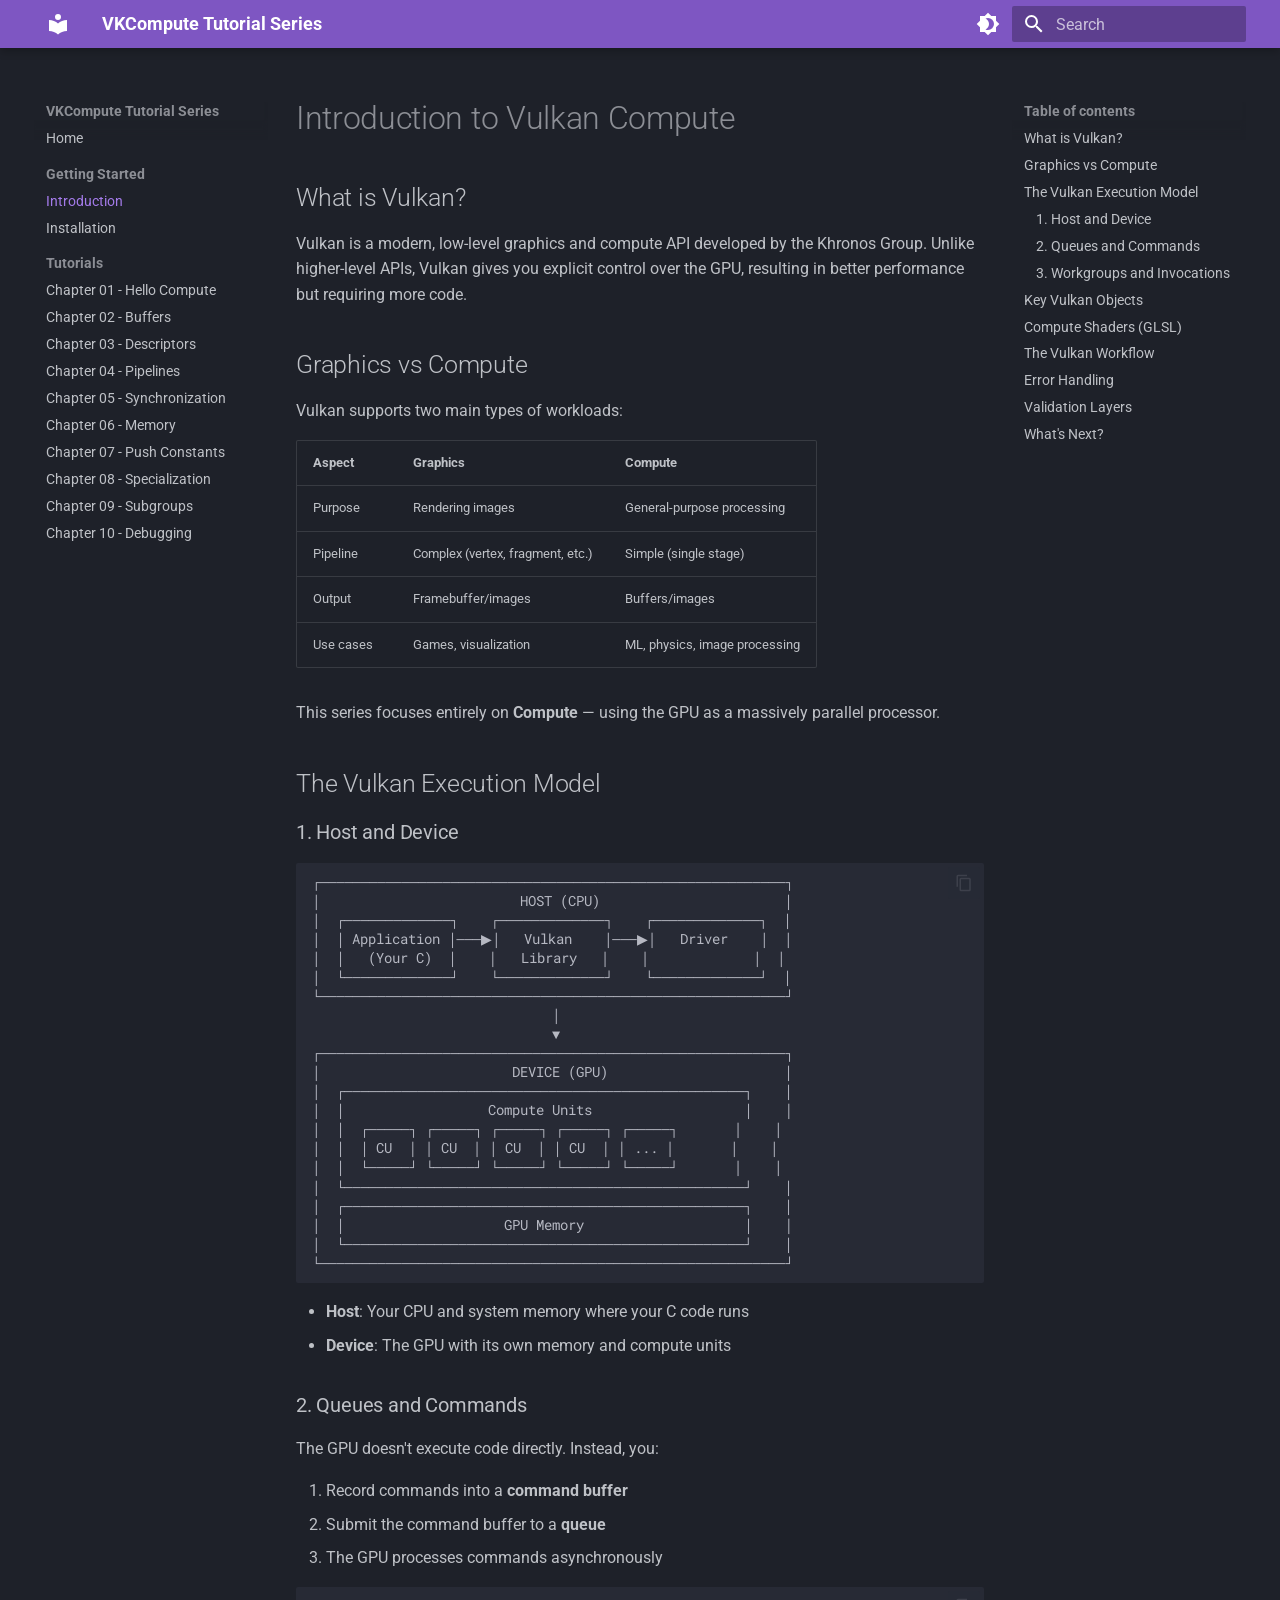
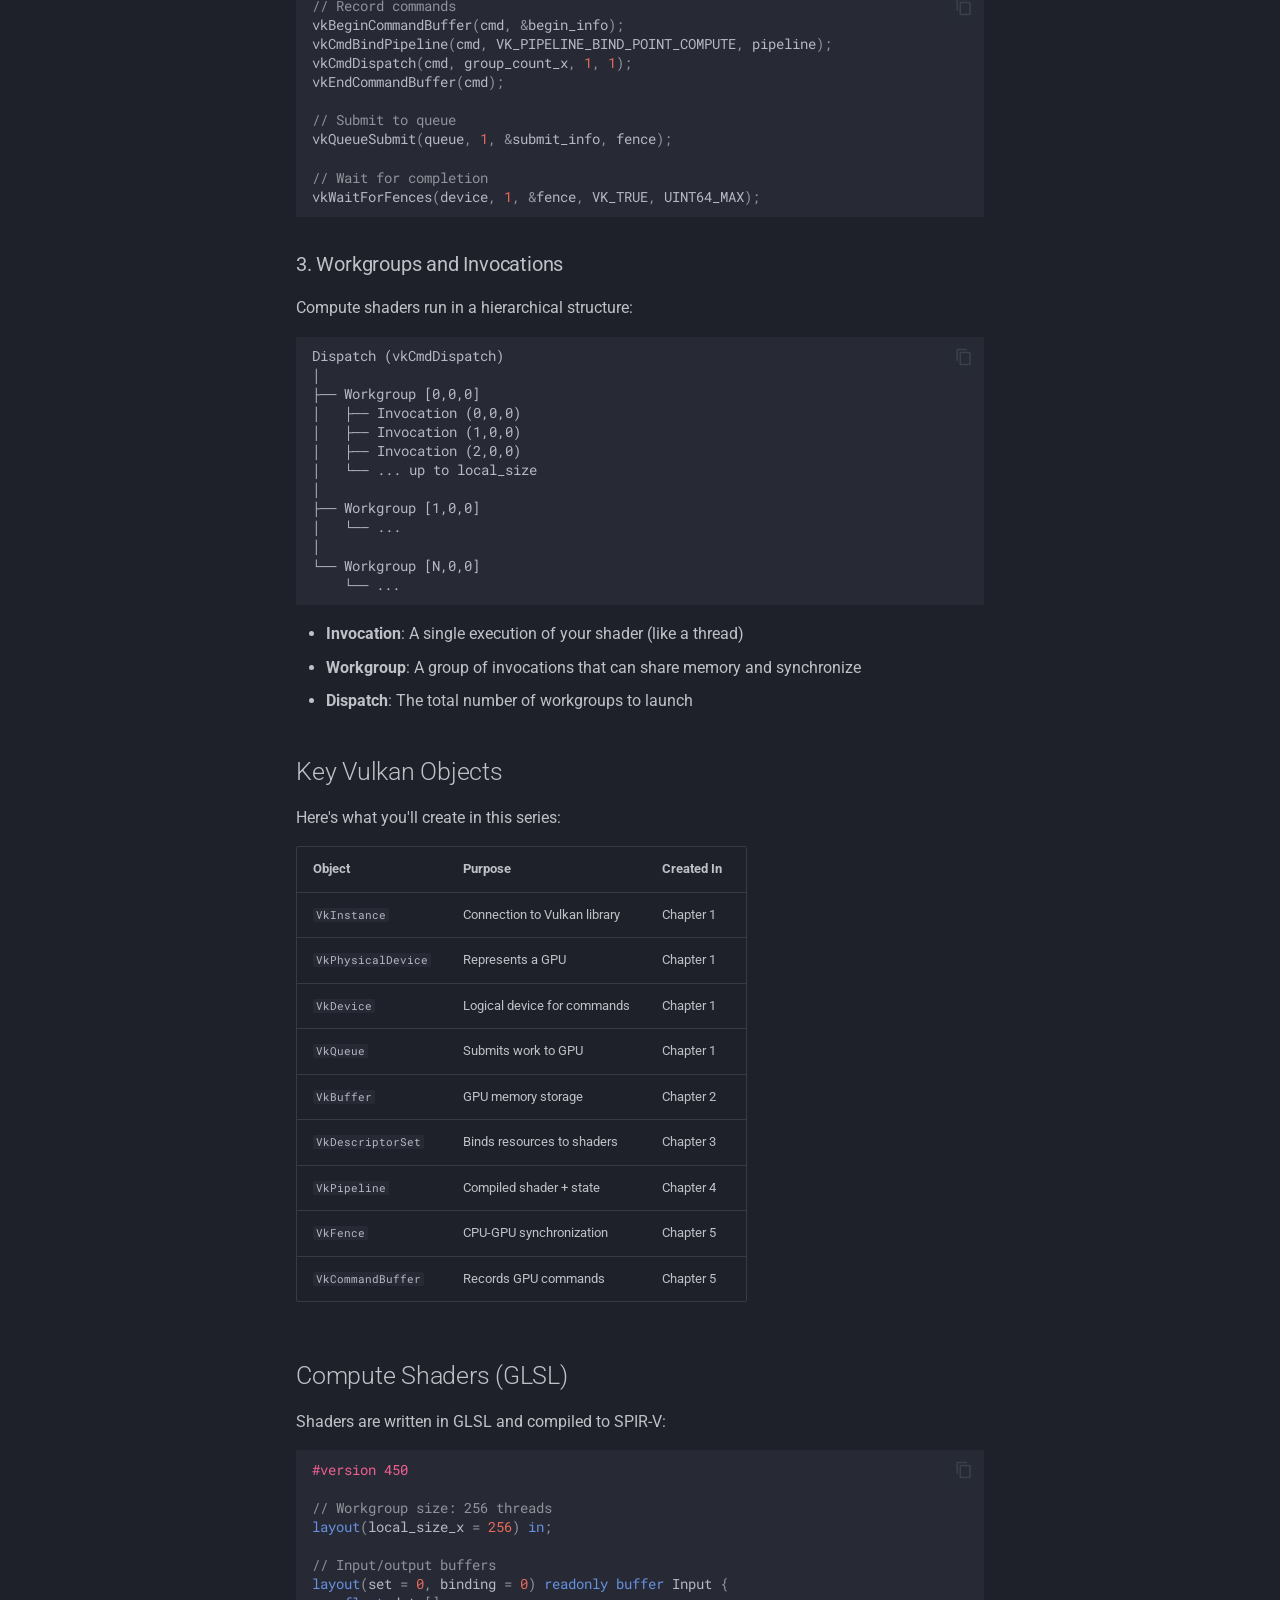
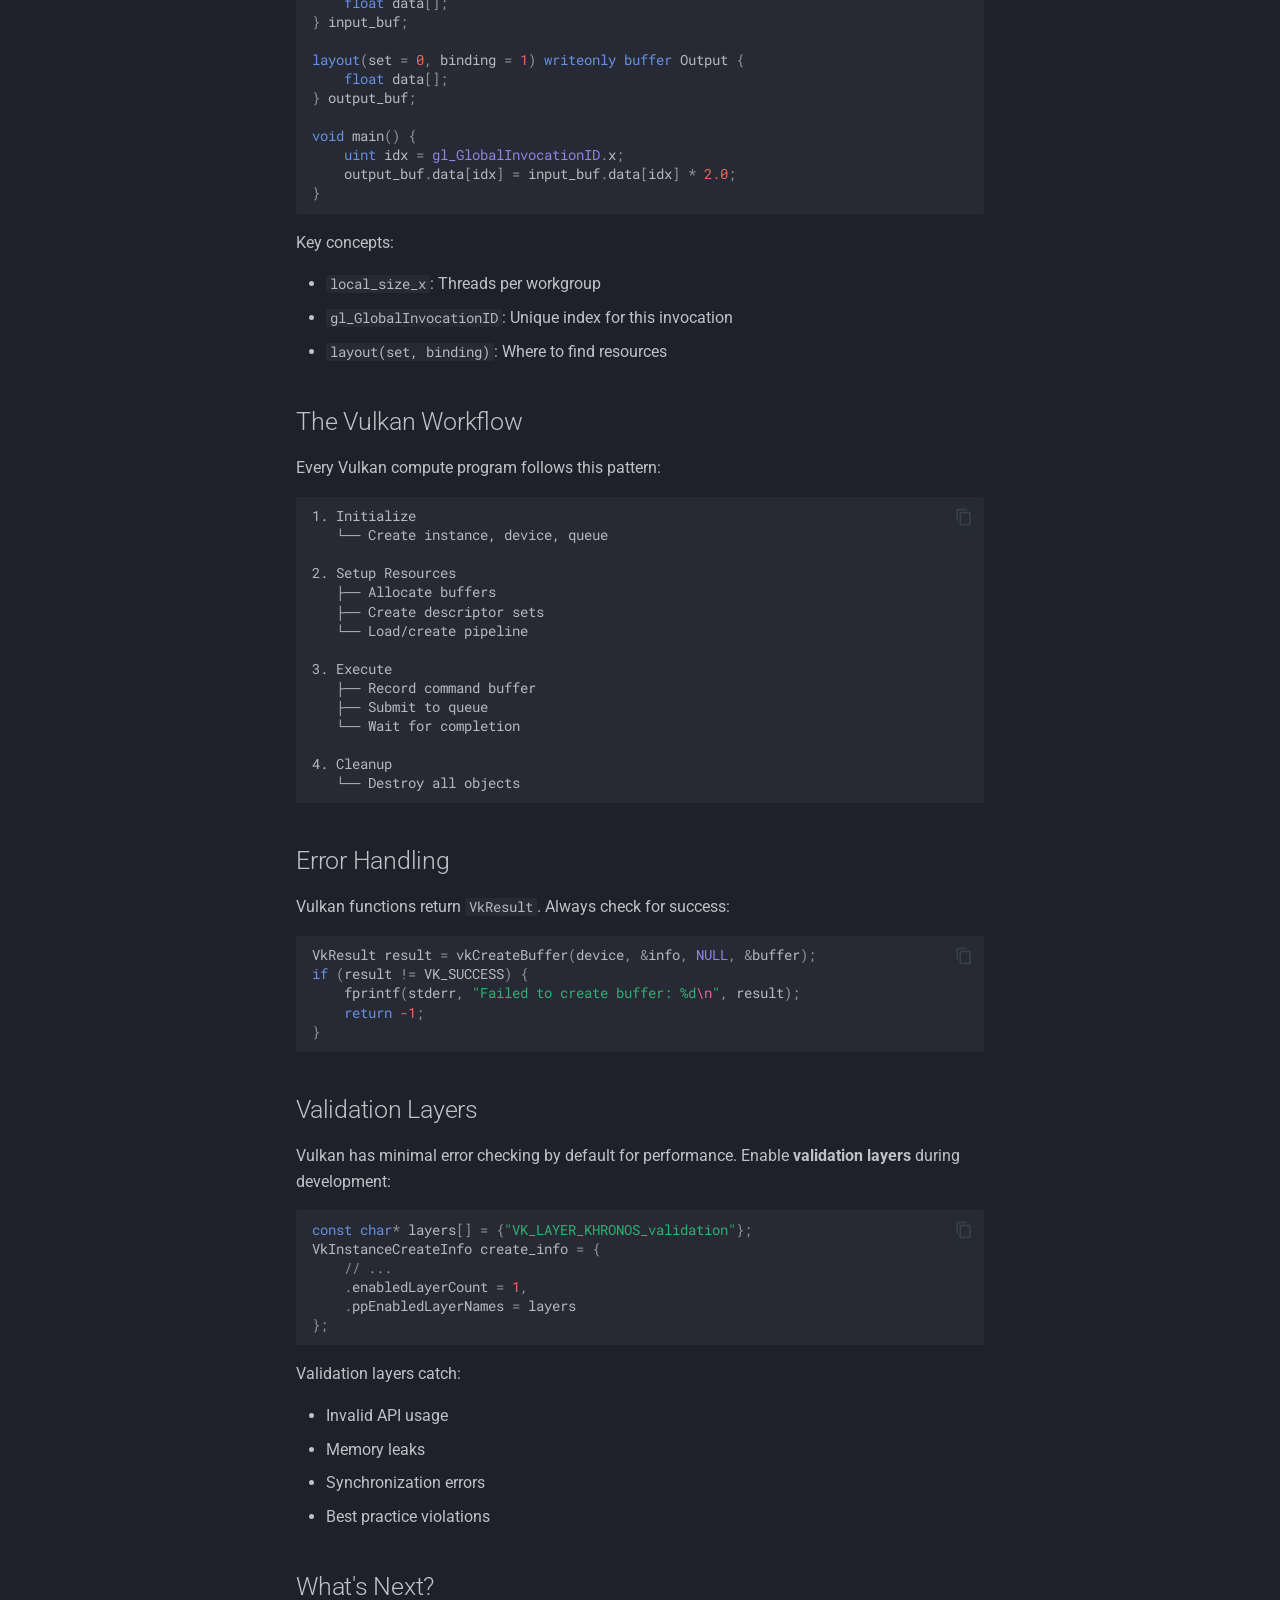
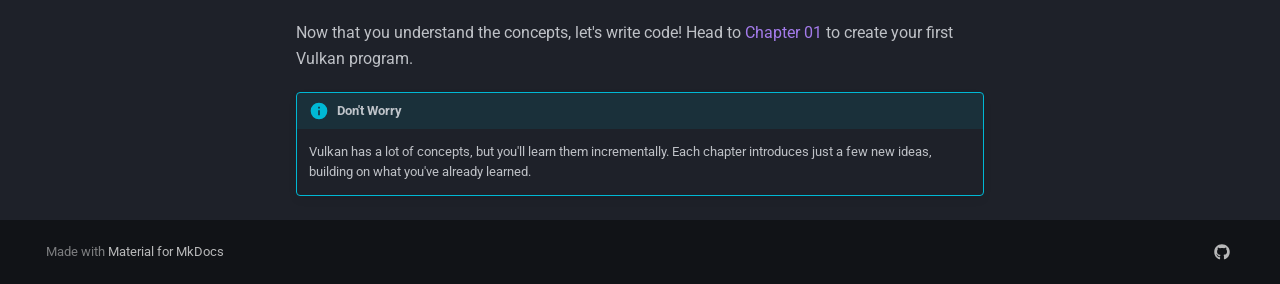
<file: docs/site/introduction/index.html>
<!doctype html>
<html lang="en" class="no-js">
  <head>
    
      <meta charset="utf-8">
      <meta name="viewport" content="width=device-width,initial-scale=1">
      
        <meta name="description" content="Learn Vulkan Compute from scratch with practical examples">
      
      
        <meta name="author" content="VKCompute">
      
      
      
        <link rel="prev" href="..">
      
      
        <link rel="next" href="../installation/">
      
      
        
      
      
      <link rel="icon" href="../assets/images/favicon.png">
      <meta name="generator" content="mkdocs-1.6.1, mkdocs-material-9.7.1">
    
    
      
        <title>Introduction - VKCompute Tutorial Series</title>
      
    
    
      <link rel="stylesheet" href="../assets/stylesheets/main.484c7ddc.min.css">
      
        
        <link rel="stylesheet" href="../assets/stylesheets/palette.ab4e12ef.min.css">
      
      


    
    
      
    
    
      
        
        
        <link rel="preconnect" href="https://fonts.gstatic.com" crossorigin>
        <link rel="stylesheet" href="https://fonts.googleapis.com/css?family=Roboto:300,300i,400,400i,700,700i%7CRoboto+Mono:400,400i,700,700i&display=fallback">
        <style>:root{--md-text-font:"Roboto";--md-code-font:"Roboto Mono"}</style>
      
    
    
    <script>__md_scope=new URL("..",location),__md_hash=e=>[...e].reduce(((e,_)=>(e<<5)-e+_.charCodeAt(0)),0),__md_get=(e,_=localStorage,t=__md_scope)=>JSON.parse(_.getItem(t.pathname+"."+e)),__md_set=(e,_,t=localStorage,a=__md_scope)=>{try{t.setItem(a.pathname+"."+e,JSON.stringify(_))}catch(e){}}</script>
    
      

    
    
  </head>
  
  
    
    
      
    
    
    
    
    <body dir="ltr" data-md-color-scheme="slate" data-md-color-primary="deep-purple" data-md-color-accent="amber">
  
    
    <input class="md-toggle" data-md-toggle="drawer" type="checkbox" id="__drawer" autocomplete="off">
    <input class="md-toggle" data-md-toggle="search" type="checkbox" id="__search" autocomplete="off">
    <label class="md-overlay" for="__drawer"></label>
    <div data-md-component="skip">
      
        
        <a href="#introduction-to-vulkan-compute" class="md-skip">
          Skip to content
        </a>
      
    </div>
    <div data-md-component="announce">
      
    </div>
    
    
      

  

<header class="md-header md-header--shadow" data-md-component="header">
  <nav class="md-header__inner md-grid" aria-label="Header">
    <a href=".." title="VKCompute Tutorial Series" class="md-header__button md-logo" aria-label="VKCompute Tutorial Series" data-md-component="logo">
      
  
  <svg xmlns="http://www.w3.org/2000/svg" viewBox="0 0 24 24"><path d="M12 8a3 3 0 0 0 3-3 3 3 0 0 0-3-3 3 3 0 0 0-3 3 3 3 0 0 0 3 3m0 3.54C9.64 9.35 6.5 8 3 8v11c3.5 0 6.64 1.35 9 3.54 2.36-2.19 5.5-3.54 9-3.54V8c-3.5 0-6.64 1.35-9 3.54"/></svg>

    </a>
    <label class="md-header__button md-icon" for="__drawer">
      
      <svg xmlns="http://www.w3.org/2000/svg" viewBox="0 0 24 24"><path d="M3 6h18v2H3zm0 5h18v2H3zm0 5h18v2H3z"/></svg>
    </label>
    <div class="md-header__title" data-md-component="header-title">
      <div class="md-header__ellipsis">
        <div class="md-header__topic">
          <span class="md-ellipsis">
            VKCompute Tutorial Series
          </span>
        </div>
        <div class="md-header__topic" data-md-component="header-topic">
          <span class="md-ellipsis">
            
              Introduction
            
          </span>
        </div>
      </div>
    </div>
    
      
        <form class="md-header__option" data-md-component="palette">
  
    
    
    
    <input class="md-option" data-md-color-media="" data-md-color-scheme="slate" data-md-color-primary="deep-purple" data-md-color-accent="amber"  aria-label="Switch to light mode"  type="radio" name="__palette" id="__palette_0">
    
      <label class="md-header__button md-icon" title="Switch to light mode" for="__palette_1" hidden>
        <svg xmlns="http://www.w3.org/2000/svg" viewBox="0 0 24 24"><path d="M12 18c-.89 0-1.74-.2-2.5-.55C11.56 16.5 13 14.42 13 12s-1.44-4.5-3.5-5.45C10.26 6.2 11.11 6 12 6a6 6 0 0 1 6 6 6 6 0 0 1-6 6m8-9.31V4h-4.69L12 .69 8.69 4H4v4.69L.69 12 4 15.31V20h4.69L12 23.31 15.31 20H20v-4.69L23.31 12z"/></svg>
      </label>
    
  
    
    
    
    <input class="md-option" data-md-color-media="" data-md-color-scheme="default" data-md-color-primary="deep-purple" data-md-color-accent="amber"  aria-label="Switch to dark mode"  type="radio" name="__palette" id="__palette_1">
    
      <label class="md-header__button md-icon" title="Switch to dark mode" for="__palette_0" hidden>
        <svg xmlns="http://www.w3.org/2000/svg" viewBox="0 0 24 24"><path d="M12 8a4 4 0 0 0-4 4 4 4 0 0 0 4 4 4 4 0 0 0 4-4 4 4 0 0 0-4-4m0 10a6 6 0 0 1-6-6 6 6 0 0 1 6-6 6 6 0 0 1 6 6 6 6 0 0 1-6 6m8-9.31V4h-4.69L12 .69 8.69 4H4v4.69L.69 12 4 15.31V20h4.69L12 23.31 15.31 20H20v-4.69L23.31 12z"/></svg>
      </label>
    
  
</form>
      
    
    
      <script>var palette=__md_get("__palette");if(palette&&palette.color){if("(prefers-color-scheme)"===palette.color.media){var media=matchMedia("(prefers-color-scheme: light)"),input=document.querySelector(media.matches?"[data-md-color-media='(prefers-color-scheme: light)']":"[data-md-color-media='(prefers-color-scheme: dark)']");palette.color.media=input.getAttribute("data-md-color-media"),palette.color.scheme=input.getAttribute("data-md-color-scheme"),palette.color.primary=input.getAttribute("data-md-color-primary"),palette.color.accent=input.getAttribute("data-md-color-accent")}for(var[key,value]of Object.entries(palette.color))document.body.setAttribute("data-md-color-"+key,value)}</script>
    
    
    
      
      
        <label class="md-header__button md-icon" for="__search">
          
          <svg xmlns="http://www.w3.org/2000/svg" viewBox="0 0 24 24"><path d="M9.5 3A6.5 6.5 0 0 1 16 9.5c0 1.61-.59 3.09-1.56 4.23l.27.27h.79l5 5-1.5 1.5-5-5v-.79l-.27-.27A6.52 6.52 0 0 1 9.5 16 6.5 6.5 0 0 1 3 9.5 6.5 6.5 0 0 1 9.5 3m0 2C7 5 5 7 5 9.5S7 14 9.5 14 14 12 14 9.5 12 5 9.5 5"/></svg>
        </label>
        <div class="md-search" data-md-component="search" role="dialog">
  <label class="md-search__overlay" for="__search"></label>
  <div class="md-search__inner" role="search">
    <form class="md-search__form" name="search">
      <input type="text" class="md-search__input" name="query" aria-label="Search" placeholder="Search" autocapitalize="off" autocorrect="off" autocomplete="off" spellcheck="false" data-md-component="search-query" required>
      <label class="md-search__icon md-icon" for="__search">
        
        <svg xmlns="http://www.w3.org/2000/svg" viewBox="0 0 24 24"><path d="M9.5 3A6.5 6.5 0 0 1 16 9.5c0 1.61-.59 3.09-1.56 4.23l.27.27h.79l5 5-1.5 1.5-5-5v-.79l-.27-.27A6.52 6.52 0 0 1 9.5 16 6.5 6.5 0 0 1 3 9.5 6.5 6.5 0 0 1 9.5 3m0 2C7 5 5 7 5 9.5S7 14 9.5 14 14 12 14 9.5 12 5 9.5 5"/></svg>
        
        <svg xmlns="http://www.w3.org/2000/svg" viewBox="0 0 24 24"><path d="M20 11v2H8l5.5 5.5-1.42 1.42L4.16 12l7.92-7.92L13.5 5.5 8 11z"/></svg>
      </label>
      <nav class="md-search__options" aria-label="Search">
        
        <button type="reset" class="md-search__icon md-icon" title="Clear" aria-label="Clear" tabindex="-1">
          
          <svg xmlns="http://www.w3.org/2000/svg" viewBox="0 0 24 24"><path d="M19 6.41 17.59 5 12 10.59 6.41 5 5 6.41 10.59 12 5 17.59 6.41 19 12 13.41 17.59 19 19 17.59 13.41 12z"/></svg>
        </button>
      </nav>
      
    </form>
    <div class="md-search__output">
      <div class="md-search__scrollwrap" tabindex="0" data-md-scrollfix>
        <div class="md-search-result" data-md-component="search-result">
          <div class="md-search-result__meta">
            Initializing search
          </div>
          <ol class="md-search-result__list" role="presentation"></ol>
        </div>
      </div>
    </div>
  </div>
</div>
      
    
    
  </nav>
  
</header>
    
    <div class="md-container" data-md-component="container">
      
      
        
          
        
      
      <main class="md-main" data-md-component="main">
        <div class="md-main__inner md-grid">
          
            
              
              <div class="md-sidebar md-sidebar--primary" data-md-component="sidebar" data-md-type="navigation" >
                <div class="md-sidebar__scrollwrap">
                  <div class="md-sidebar__inner">
                    



<nav class="md-nav md-nav--primary" aria-label="Navigation" data-md-level="0">
  <label class="md-nav__title" for="__drawer">
    <a href=".." title="VKCompute Tutorial Series" class="md-nav__button md-logo" aria-label="VKCompute Tutorial Series" data-md-component="logo">
      
  
  <svg xmlns="http://www.w3.org/2000/svg" viewBox="0 0 24 24"><path d="M12 8a3 3 0 0 0 3-3 3 3 0 0 0-3-3 3 3 0 0 0-3 3 3 3 0 0 0 3 3m0 3.54C9.64 9.35 6.5 8 3 8v11c3.5 0 6.64 1.35 9 3.54 2.36-2.19 5.5-3.54 9-3.54V8c-3.5 0-6.64 1.35-9 3.54"/></svg>

    </a>
    VKCompute Tutorial Series
  </label>
  
  <ul class="md-nav__list" data-md-scrollfix>
    
      
      
  
  
  
  
    <li class="md-nav__item">
      <a href=".." class="md-nav__link">
        
  
  
  <span class="md-ellipsis">
    
  
    Home
  

    
  </span>
  
  

      </a>
    </li>
  

    
      
      
  
  
    
  
  
  
    
    
    
    
      
        
        
      
    
    
    <li class="md-nav__item md-nav__item--active md-nav__item--section md-nav__item--nested">
      
        
        
        <input class="md-nav__toggle md-toggle " type="checkbox" id="__nav_2" checked>
        
          
          <label class="md-nav__link" for="__nav_2" id="__nav_2_label" tabindex="">
            
  
  
  <span class="md-ellipsis">
    
  
    Getting Started
  

    
  </span>
  
  

            <span class="md-nav__icon md-icon"></span>
          </label>
        
        <nav class="md-nav" data-md-level="1" aria-labelledby="__nav_2_label" aria-expanded="true">
          <label class="md-nav__title" for="__nav_2">
            <span class="md-nav__icon md-icon"></span>
            
  
    Getting Started
  

          </label>
          <ul class="md-nav__list" data-md-scrollfix>
            
              
                
  
  
    
  
  
  
    <li class="md-nav__item md-nav__item--active">
      
      <input class="md-nav__toggle md-toggle" type="checkbox" id="__toc">
      
      
        
      
      
        <label class="md-nav__link md-nav__link--active" for="__toc">
          
  
  
  <span class="md-ellipsis">
    
  
    Introduction
  

    
  </span>
  
  

          <span class="md-nav__icon md-icon"></span>
        </label>
      
      <a href="./" class="md-nav__link md-nav__link--active">
        
  
  
  <span class="md-ellipsis">
    
  
    Introduction
  

    
  </span>
  
  

      </a>
      
        

<nav class="md-nav md-nav--secondary" aria-label="Table of contents">
  
  
  
    
  
  
    <label class="md-nav__title" for="__toc">
      <span class="md-nav__icon md-icon"></span>
      Table of contents
    </label>
    <ul class="md-nav__list" data-md-component="toc" data-md-scrollfix>
      
        <li class="md-nav__item">
  <a href="#what-is-vulkan" class="md-nav__link">
    <span class="md-ellipsis">
      
        What is Vulkan?
      
    </span>
  </a>
  
</li>
      
        <li class="md-nav__item">
  <a href="#graphics-vs-compute" class="md-nav__link">
    <span class="md-ellipsis">
      
        Graphics vs Compute
      
    </span>
  </a>
  
</li>
      
        <li class="md-nav__item">
  <a href="#the-vulkan-execution-model" class="md-nav__link">
    <span class="md-ellipsis">
      
        The Vulkan Execution Model
      
    </span>
  </a>
  
    <nav class="md-nav" aria-label="The Vulkan Execution Model">
      <ul class="md-nav__list">
        
          <li class="md-nav__item">
  <a href="#1-host-and-device" class="md-nav__link">
    <span class="md-ellipsis">
      
        1. Host and Device
      
    </span>
  </a>
  
</li>
        
          <li class="md-nav__item">
  <a href="#2-queues-and-commands" class="md-nav__link">
    <span class="md-ellipsis">
      
        2. Queues and Commands
      
    </span>
  </a>
  
</li>
        
          <li class="md-nav__item">
  <a href="#3-workgroups-and-invocations" class="md-nav__link">
    <span class="md-ellipsis">
      
        3. Workgroups and Invocations
      
    </span>
  </a>
  
</li>
        
      </ul>
    </nav>
  
</li>
      
        <li class="md-nav__item">
  <a href="#key-vulkan-objects" class="md-nav__link">
    <span class="md-ellipsis">
      
        Key Vulkan Objects
      
    </span>
  </a>
  
</li>
      
        <li class="md-nav__item">
  <a href="#compute-shaders-glsl" class="md-nav__link">
    <span class="md-ellipsis">
      
        Compute Shaders (GLSL)
      
    </span>
  </a>
  
</li>
      
        <li class="md-nav__item">
  <a href="#the-vulkan-workflow" class="md-nav__link">
    <span class="md-ellipsis">
      
        The Vulkan Workflow
      
    </span>
  </a>
  
</li>
      
        <li class="md-nav__item">
  <a href="#error-handling" class="md-nav__link">
    <span class="md-ellipsis">
      
        Error Handling
      
    </span>
  </a>
  
</li>
      
        <li class="md-nav__item">
  <a href="#validation-layers" class="md-nav__link">
    <span class="md-ellipsis">
      
        Validation Layers
      
    </span>
  </a>
  
</li>
      
        <li class="md-nav__item">
  <a href="#whats-next" class="md-nav__link">
    <span class="md-ellipsis">
      
        What's Next?
      
    </span>
  </a>
  
</li>
      
    </ul>
  
</nav>
      
    </li>
  

              
            
              
                
  
  
  
  
    <li class="md-nav__item">
      <a href="../installation/" class="md-nav__link">
        
  
  
  <span class="md-ellipsis">
    
  
    Installation
  

    
  </span>
  
  

      </a>
    </li>
  

              
            
          </ul>
        </nav>
      
    </li>
  

    
      
      
  
  
  
  
    
    
    
    
      
        
        
      
    
    
    <li class="md-nav__item md-nav__item--section md-nav__item--nested">
      
        
        
          
        
        <input class="md-nav__toggle md-toggle md-toggle--indeterminate" type="checkbox" id="__nav_3" >
        
          
          <label class="md-nav__link" for="__nav_3" id="__nav_3_label" tabindex="">
            
  
  
  <span class="md-ellipsis">
    
  
    Tutorials
  

    
  </span>
  
  

            <span class="md-nav__icon md-icon"></span>
          </label>
        
        <nav class="md-nav" data-md-level="1" aria-labelledby="__nav_3_label" aria-expanded="false">
          <label class="md-nav__title" for="__nav_3">
            <span class="md-nav__icon md-icon"></span>
            
  
    Tutorials
  

          </label>
          <ul class="md-nav__list" data-md-scrollfix>
            
              
                
  
  
  
  
    <li class="md-nav__item">
      <a href="../chapters/ch01_hello_compute/" class="md-nav__link">
        
  
  
  <span class="md-ellipsis">
    
  
    Chapter 01 - Hello Compute
  

    
  </span>
  
  

      </a>
    </li>
  

              
            
              
                
  
  
  
  
    <li class="md-nav__item">
      <a href="../chapters/ch02_buffers/" class="md-nav__link">
        
  
  
  <span class="md-ellipsis">
    
  
    Chapter 02 - Buffers
  

    
  </span>
  
  

      </a>
    </li>
  

              
            
              
                
  
  
  
  
    <li class="md-nav__item">
      <a href="../chapters/ch03_descriptors/" class="md-nav__link">
        
  
  
  <span class="md-ellipsis">
    
  
    Chapter 03 - Descriptors
  

    
  </span>
  
  

      </a>
    </li>
  

              
            
              
                
  
  
  
  
    <li class="md-nav__item">
      <a href="../chapters/ch04_pipelines/" class="md-nav__link">
        
  
  
  <span class="md-ellipsis">
    
  
    Chapter 04 - Pipelines
  

    
  </span>
  
  

      </a>
    </li>
  

              
            
              
                
  
  
  
  
    <li class="md-nav__item">
      <a href="../chapters/ch05_synchronization/" class="md-nav__link">
        
  
  
  <span class="md-ellipsis">
    
  
    Chapter 05 - Synchronization
  

    
  </span>
  
  

      </a>
    </li>
  

              
            
              
                
  
  
  
  
    <li class="md-nav__item">
      <a href="../chapters/ch06_memory/" class="md-nav__link">
        
  
  
  <span class="md-ellipsis">
    
  
    Chapter 06 - Memory
  

    
  </span>
  
  

      </a>
    </li>
  

              
            
              
                
  
  
  
  
    <li class="md-nav__item">
      <a href="../chapters/ch07_push_constants/" class="md-nav__link">
        
  
  
  <span class="md-ellipsis">
    
  
    Chapter 07 - Push Constants
  

    
  </span>
  
  

      </a>
    </li>
  

              
            
              
                
  
  
  
  
    <li class="md-nav__item">
      <a href="../chapters/ch08_specialization/" class="md-nav__link">
        
  
  
  <span class="md-ellipsis">
    
  
    Chapter 08 - Specialization
  

    
  </span>
  
  

      </a>
    </li>
  

              
            
              
                
  
  
  
  
    <li class="md-nav__item">
      <a href="../chapters/ch09_subgroups/" class="md-nav__link">
        
  
  
  <span class="md-ellipsis">
    
  
    Chapter 09 - Subgroups
  

    
  </span>
  
  

      </a>
    </li>
  

              
            
              
                
  
  
  
  
    <li class="md-nav__item">
      <a href="../chapters/ch10_debugging/" class="md-nav__link">
        
  
  
  <span class="md-ellipsis">
    
  
    Chapter 10 - Debugging
  

    
  </span>
  
  

      </a>
    </li>
  

              
            
          </ul>
        </nav>
      
    </li>
  

    
  </ul>
</nav>
                  </div>
                </div>
              </div>
            
            
              
              <div class="md-sidebar md-sidebar--secondary" data-md-component="sidebar" data-md-type="toc" >
                <div class="md-sidebar__scrollwrap">
                  <div class="md-sidebar__inner">
                    

<nav class="md-nav md-nav--secondary" aria-label="Table of contents">
  
  
  
    
  
  
    <label class="md-nav__title" for="__toc">
      <span class="md-nav__icon md-icon"></span>
      Table of contents
    </label>
    <ul class="md-nav__list" data-md-component="toc" data-md-scrollfix>
      
        <li class="md-nav__item">
  <a href="#what-is-vulkan" class="md-nav__link">
    <span class="md-ellipsis">
      
        What is Vulkan?
      
    </span>
  </a>
  
</li>
      
        <li class="md-nav__item">
  <a href="#graphics-vs-compute" class="md-nav__link">
    <span class="md-ellipsis">
      
        Graphics vs Compute
      
    </span>
  </a>
  
</li>
      
        <li class="md-nav__item">
  <a href="#the-vulkan-execution-model" class="md-nav__link">
    <span class="md-ellipsis">
      
        The Vulkan Execution Model
      
    </span>
  </a>
  
    <nav class="md-nav" aria-label="The Vulkan Execution Model">
      <ul class="md-nav__list">
        
          <li class="md-nav__item">
  <a href="#1-host-and-device" class="md-nav__link">
    <span class="md-ellipsis">
      
        1. Host and Device
      
    </span>
  </a>
  
</li>
        
          <li class="md-nav__item">
  <a href="#2-queues-and-commands" class="md-nav__link">
    <span class="md-ellipsis">
      
        2. Queues and Commands
      
    </span>
  </a>
  
</li>
        
          <li class="md-nav__item">
  <a href="#3-workgroups-and-invocations" class="md-nav__link">
    <span class="md-ellipsis">
      
        3. Workgroups and Invocations
      
    </span>
  </a>
  
</li>
        
      </ul>
    </nav>
  
</li>
      
        <li class="md-nav__item">
  <a href="#key-vulkan-objects" class="md-nav__link">
    <span class="md-ellipsis">
      
        Key Vulkan Objects
      
    </span>
  </a>
  
</li>
      
        <li class="md-nav__item">
  <a href="#compute-shaders-glsl" class="md-nav__link">
    <span class="md-ellipsis">
      
        Compute Shaders (GLSL)
      
    </span>
  </a>
  
</li>
      
        <li class="md-nav__item">
  <a href="#the-vulkan-workflow" class="md-nav__link">
    <span class="md-ellipsis">
      
        The Vulkan Workflow
      
    </span>
  </a>
  
</li>
      
        <li class="md-nav__item">
  <a href="#error-handling" class="md-nav__link">
    <span class="md-ellipsis">
      
        Error Handling
      
    </span>
  </a>
  
</li>
      
        <li class="md-nav__item">
  <a href="#validation-layers" class="md-nav__link">
    <span class="md-ellipsis">
      
        Validation Layers
      
    </span>
  </a>
  
</li>
      
        <li class="md-nav__item">
  <a href="#whats-next" class="md-nav__link">
    <span class="md-ellipsis">
      
        What's Next?
      
    </span>
  </a>
  
</li>
      
    </ul>
  
</nav>
                  </div>
                </div>
              </div>
            
          
          
            <div class="md-content" data-md-component="content">
              
              <article class="md-content__inner md-typeset">
                
                  



<h1 id="introduction-to-vulkan-compute">Introduction to Vulkan Compute<a class="headerlink" href="#introduction-to-vulkan-compute" title="Permanent link">&para;</a></h1>
<h2 id="what-is-vulkan">What is Vulkan?<a class="headerlink" href="#what-is-vulkan" title="Permanent link">&para;</a></h2>
<p>Vulkan is a modern, low-level graphics and compute API developed by the Khronos Group. Unlike higher-level APIs, Vulkan gives you explicit control over the GPU, resulting in better performance but requiring more code.</p>
<h2 id="graphics-vs-compute">Graphics vs Compute<a class="headerlink" href="#graphics-vs-compute" title="Permanent link">&para;</a></h2>
<p>Vulkan supports two main types of workloads:</p>
<table>
<thead>
<tr>
<th>Aspect</th>
<th>Graphics</th>
<th>Compute</th>
</tr>
</thead>
<tbody>
<tr>
<td>Purpose</td>
<td>Rendering images</td>
<td>General-purpose processing</td>
</tr>
<tr>
<td>Pipeline</td>
<td>Complex (vertex, fragment, etc.)</td>
<td>Simple (single stage)</td>
</tr>
<tr>
<td>Output</td>
<td>Framebuffer/images</td>
<td>Buffers/images</td>
</tr>
<tr>
<td>Use cases</td>
<td>Games, visualization</td>
<td>ML, physics, image processing</td>
</tr>
</tbody>
</table>
<p>This series focuses entirely on <strong>Compute</strong> — using the GPU as a massively parallel processor.</p>
<h2 id="the-vulkan-execution-model">The Vulkan Execution Model<a class="headerlink" href="#the-vulkan-execution-model" title="Permanent link">&para;</a></h2>
<h3 id="1-host-and-device">1. Host and Device<a class="headerlink" href="#1-host-and-device" title="Permanent link">&para;</a></h3>
<div class="highlight"><pre><span></span><code><a id="__codelineno-0-1" name="__codelineno-0-1" href="#__codelineno-0-1"></a>┌─────────────────────────────────────────────────────────┐
<a id="__codelineno-0-2" name="__codelineno-0-2" href="#__codelineno-0-2"></a>│                         HOST (CPU)                       │
<a id="__codelineno-0-3" name="__codelineno-0-3" href="#__codelineno-0-3"></a>│  ┌─────────────┐    ┌─────────────┐    ┌─────────────┐  │
<a id="__codelineno-0-4" name="__codelineno-0-4" href="#__codelineno-0-4"></a>│  │ Application │───▶│   Vulkan    │───▶│   Driver    │  │
<a id="__codelineno-0-5" name="__codelineno-0-5" href="#__codelineno-0-5"></a>│  │   (Your C)  │    │   Library   │    │             │  │
<a id="__codelineno-0-6" name="__codelineno-0-6" href="#__codelineno-0-6"></a>│  └─────────────┘    └─────────────┘    └─────────────┘  │
<a id="__codelineno-0-7" name="__codelineno-0-7" href="#__codelineno-0-7"></a>└─────────────────────────────────────────────────────────┘
<a id="__codelineno-0-8" name="__codelineno-0-8" href="#__codelineno-0-8"></a>                              │
<a id="__codelineno-0-9" name="__codelineno-0-9" href="#__codelineno-0-9"></a>                              ▼
<a id="__codelineno-0-10" name="__codelineno-0-10" href="#__codelineno-0-10"></a>┌─────────────────────────────────────────────────────────┐
<a id="__codelineno-0-11" name="__codelineno-0-11" href="#__codelineno-0-11"></a>│                        DEVICE (GPU)                      │
<a id="__codelineno-0-12" name="__codelineno-0-12" href="#__codelineno-0-12"></a>│  ┌─────────────────────────────────────────────────┐    │
<a id="__codelineno-0-13" name="__codelineno-0-13" href="#__codelineno-0-13"></a>│  │                  Compute Units                   │    │
<a id="__codelineno-0-14" name="__codelineno-0-14" href="#__codelineno-0-14"></a>│  │  ┌─────┐ ┌─────┐ ┌─────┐ ┌─────┐ ┌─────┐       │    │
<a id="__codelineno-0-15" name="__codelineno-0-15" href="#__codelineno-0-15"></a>│  │  │ CU  │ │ CU  │ │ CU  │ │ CU  │ │ ... │       │    │
<a id="__codelineno-0-16" name="__codelineno-0-16" href="#__codelineno-0-16"></a>│  │  └─────┘ └─────┘ └─────┘ └─────┘ └─────┘       │    │
<a id="__codelineno-0-17" name="__codelineno-0-17" href="#__codelineno-0-17"></a>│  └─────────────────────────────────────────────────┘    │
<a id="__codelineno-0-18" name="__codelineno-0-18" href="#__codelineno-0-18"></a>│  ┌─────────────────────────────────────────────────┐    │
<a id="__codelineno-0-19" name="__codelineno-0-19" href="#__codelineno-0-19"></a>│  │                    GPU Memory                    │    │
<a id="__codelineno-0-20" name="__codelineno-0-20" href="#__codelineno-0-20"></a>│  └─────────────────────────────────────────────────┘    │
<a id="__codelineno-0-21" name="__codelineno-0-21" href="#__codelineno-0-21"></a>└─────────────────────────────────────────────────────────┘
</code></pre></div>
<ul>
<li><strong>Host</strong>: Your CPU and system memory where your C code runs</li>
<li><strong>Device</strong>: The GPU with its own memory and compute units</li>
</ul>
<h3 id="2-queues-and-commands">2. Queues and Commands<a class="headerlink" href="#2-queues-and-commands" title="Permanent link">&para;</a></h3>
<p>The GPU doesn't execute code directly. Instead, you:</p>
<ol>
<li>Record commands into a <strong>command buffer</strong></li>
<li>Submit the command buffer to a <strong>queue</strong></li>
<li>The GPU processes commands asynchronously</li>
</ol>
<div class="highlight"><pre><span></span><code><a id="__codelineno-1-1" name="__codelineno-1-1" href="#__codelineno-1-1"></a><span class="c1">// Record commands</span>
<a id="__codelineno-1-2" name="__codelineno-1-2" href="#__codelineno-1-2"></a><span class="n">vkBeginCommandBuffer</span><span class="p">(</span><span class="n">cmd</span><span class="p">,</span><span class="w"> </span><span class="o">&amp;</span><span class="n">begin_info</span><span class="p">);</span>
<a id="__codelineno-1-3" name="__codelineno-1-3" href="#__codelineno-1-3"></a><span class="n">vkCmdBindPipeline</span><span class="p">(</span><span class="n">cmd</span><span class="p">,</span><span class="w"> </span><span class="n">VK_PIPELINE_BIND_POINT_COMPUTE</span><span class="p">,</span><span class="w"> </span><span class="n">pipeline</span><span class="p">);</span>
<a id="__codelineno-1-4" name="__codelineno-1-4" href="#__codelineno-1-4"></a><span class="n">vkCmdDispatch</span><span class="p">(</span><span class="n">cmd</span><span class="p">,</span><span class="w"> </span><span class="n">group_count_x</span><span class="p">,</span><span class="w"> </span><span class="mi">1</span><span class="p">,</span><span class="w"> </span><span class="mi">1</span><span class="p">);</span>
<a id="__codelineno-1-5" name="__codelineno-1-5" href="#__codelineno-1-5"></a><span class="n">vkEndCommandBuffer</span><span class="p">(</span><span class="n">cmd</span><span class="p">);</span>
<a id="__codelineno-1-6" name="__codelineno-1-6" href="#__codelineno-1-6"></a>
<a id="__codelineno-1-7" name="__codelineno-1-7" href="#__codelineno-1-7"></a><span class="c1">// Submit to queue</span>
<a id="__codelineno-1-8" name="__codelineno-1-8" href="#__codelineno-1-8"></a><span class="n">vkQueueSubmit</span><span class="p">(</span><span class="n">queue</span><span class="p">,</span><span class="w"> </span><span class="mi">1</span><span class="p">,</span><span class="w"> </span><span class="o">&amp;</span><span class="n">submit_info</span><span class="p">,</span><span class="w"> </span><span class="n">fence</span><span class="p">);</span>
<a id="__codelineno-1-9" name="__codelineno-1-9" href="#__codelineno-1-9"></a>
<a id="__codelineno-1-10" name="__codelineno-1-10" href="#__codelineno-1-10"></a><span class="c1">// Wait for completion</span>
<a id="__codelineno-1-11" name="__codelineno-1-11" href="#__codelineno-1-11"></a><span class="n">vkWaitForFences</span><span class="p">(</span><span class="n">device</span><span class="p">,</span><span class="w"> </span><span class="mi">1</span><span class="p">,</span><span class="w"> </span><span class="o">&amp;</span><span class="n">fence</span><span class="p">,</span><span class="w"> </span><span class="n">VK_TRUE</span><span class="p">,</span><span class="w"> </span><span class="n">UINT64_MAX</span><span class="p">);</span>
</code></pre></div>
<h3 id="3-workgroups-and-invocations">3. Workgroups and Invocations<a class="headerlink" href="#3-workgroups-and-invocations" title="Permanent link">&para;</a></h3>
<p>Compute shaders run in a hierarchical structure:</p>
<div class="highlight"><pre><span></span><code><a id="__codelineno-2-1" name="__codelineno-2-1" href="#__codelineno-2-1"></a>Dispatch (vkCmdDispatch)
<a id="__codelineno-2-2" name="__codelineno-2-2" href="#__codelineno-2-2"></a>│
<a id="__codelineno-2-3" name="__codelineno-2-3" href="#__codelineno-2-3"></a>├── Workgroup [0,0,0]
<a id="__codelineno-2-4" name="__codelineno-2-4" href="#__codelineno-2-4"></a>│   ├── Invocation (0,0,0)
<a id="__codelineno-2-5" name="__codelineno-2-5" href="#__codelineno-2-5"></a>│   ├── Invocation (1,0,0)
<a id="__codelineno-2-6" name="__codelineno-2-6" href="#__codelineno-2-6"></a>│   ├── Invocation (2,0,0)
<a id="__codelineno-2-7" name="__codelineno-2-7" href="#__codelineno-2-7"></a>│   └── ... up to local_size
<a id="__codelineno-2-8" name="__codelineno-2-8" href="#__codelineno-2-8"></a>│
<a id="__codelineno-2-9" name="__codelineno-2-9" href="#__codelineno-2-9"></a>├── Workgroup [1,0,0]
<a id="__codelineno-2-10" name="__codelineno-2-10" href="#__codelineno-2-10"></a>│   └── ...
<a id="__codelineno-2-11" name="__codelineno-2-11" href="#__codelineno-2-11"></a>│
<a id="__codelineno-2-12" name="__codelineno-2-12" href="#__codelineno-2-12"></a>└── Workgroup [N,0,0]
<a id="__codelineno-2-13" name="__codelineno-2-13" href="#__codelineno-2-13"></a>    └── ...
</code></pre></div>
<ul>
<li><strong>Invocation</strong>: A single execution of your shader (like a thread)</li>
<li><strong>Workgroup</strong>: A group of invocations that can share memory and synchronize</li>
<li><strong>Dispatch</strong>: The total number of workgroups to launch</li>
</ul>
<h2 id="key-vulkan-objects">Key Vulkan Objects<a class="headerlink" href="#key-vulkan-objects" title="Permanent link">&para;</a></h2>
<p>Here's what you'll create in this series:</p>
<table>
<thead>
<tr>
<th>Object</th>
<th>Purpose</th>
<th>Created In</th>
</tr>
</thead>
<tbody>
<tr>
<td><code>VkInstance</code></td>
<td>Connection to Vulkan library</td>
<td>Chapter 1</td>
</tr>
<tr>
<td><code>VkPhysicalDevice</code></td>
<td>Represents a GPU</td>
<td>Chapter 1</td>
</tr>
<tr>
<td><code>VkDevice</code></td>
<td>Logical device for commands</td>
<td>Chapter 1</td>
</tr>
<tr>
<td><code>VkQueue</code></td>
<td>Submits work to GPU</td>
<td>Chapter 1</td>
</tr>
<tr>
<td><code>VkBuffer</code></td>
<td>GPU memory storage</td>
<td>Chapter 2</td>
</tr>
<tr>
<td><code>VkDescriptorSet</code></td>
<td>Binds resources to shaders</td>
<td>Chapter 3</td>
</tr>
<tr>
<td><code>VkPipeline</code></td>
<td>Compiled shader + state</td>
<td>Chapter 4</td>
</tr>
<tr>
<td><code>VkFence</code></td>
<td>CPU-GPU synchronization</td>
<td>Chapter 5</td>
</tr>
<tr>
<td><code>VkCommandBuffer</code></td>
<td>Records GPU commands</td>
<td>Chapter 5</td>
</tr>
</tbody>
</table>
<h2 id="compute-shaders-glsl">Compute Shaders (GLSL)<a class="headerlink" href="#compute-shaders-glsl" title="Permanent link">&para;</a></h2>
<p>Shaders are written in GLSL and compiled to SPIR-V:</p>
<div class="highlight"><pre><span></span><code><a id="__codelineno-3-1" name="__codelineno-3-1" href="#__codelineno-3-1"></a><span class="cp">#version 450</span>
<a id="__codelineno-3-2" name="__codelineno-3-2" href="#__codelineno-3-2"></a>
<a id="__codelineno-3-3" name="__codelineno-3-3" href="#__codelineno-3-3"></a><span class="c1">// Workgroup size: 256 threads</span>
<a id="__codelineno-3-4" name="__codelineno-3-4" href="#__codelineno-3-4"></a><span class="k">layout</span><span class="p">(</span><span class="n">local_size_x</span><span class="w"> </span><span class="o">=</span><span class="w"> </span><span class="mi">256</span><span class="p">)</span><span class="w"> </span><span class="k">in</span><span class="p">;</span>
<a id="__codelineno-3-5" name="__codelineno-3-5" href="#__codelineno-3-5"></a>
<a id="__codelineno-3-6" name="__codelineno-3-6" href="#__codelineno-3-6"></a><span class="c1">// Input/output buffers</span>
<a id="__codelineno-3-7" name="__codelineno-3-7" href="#__codelineno-3-7"></a><span class="k">layout</span><span class="p">(</span><span class="n">set</span><span class="w"> </span><span class="o">=</span><span class="w"> </span><span class="mo">0</span><span class="p">,</span><span class="w"> </span><span class="n">binding</span><span class="w"> </span><span class="o">=</span><span class="w"> </span><span class="mo">0</span><span class="p">)</span><span class="w"> </span><span class="k">readonly</span><span class="w"> </span><span class="k">buffer</span><span class="w"> </span><span class="n">Input</span><span class="w"> </span><span class="p">{</span>
<a id="__codelineno-3-8" name="__codelineno-3-8" href="#__codelineno-3-8"></a><span class="w">    </span><span class="kt">float</span><span class="w"> </span><span class="n">data</span><span class="p">[];</span>
<a id="__codelineno-3-9" name="__codelineno-3-9" href="#__codelineno-3-9"></a><span class="p">}</span><span class="w"> </span><span class="n">input_buf</span><span class="p">;</span>
<a id="__codelineno-3-10" name="__codelineno-3-10" href="#__codelineno-3-10"></a>
<a id="__codelineno-3-11" name="__codelineno-3-11" href="#__codelineno-3-11"></a><span class="k">layout</span><span class="p">(</span><span class="n">set</span><span class="w"> </span><span class="o">=</span><span class="w"> </span><span class="mo">0</span><span class="p">,</span><span class="w"> </span><span class="n">binding</span><span class="w"> </span><span class="o">=</span><span class="w"> </span><span class="mi">1</span><span class="p">)</span><span class="w"> </span><span class="k">writeonly</span><span class="w"> </span><span class="k">buffer</span><span class="w"> </span><span class="n">Output</span><span class="w"> </span><span class="p">{</span>
<a id="__codelineno-3-12" name="__codelineno-3-12" href="#__codelineno-3-12"></a><span class="w">    </span><span class="kt">float</span><span class="w"> </span><span class="n">data</span><span class="p">[];</span>
<a id="__codelineno-3-13" name="__codelineno-3-13" href="#__codelineno-3-13"></a><span class="p">}</span><span class="w"> </span><span class="n">output_buf</span><span class="p">;</span>
<a id="__codelineno-3-14" name="__codelineno-3-14" href="#__codelineno-3-14"></a>
<a id="__codelineno-3-15" name="__codelineno-3-15" href="#__codelineno-3-15"></a><span class="kt">void</span><span class="w"> </span><span class="n">main</span><span class="p">()</span><span class="w"> </span><span class="p">{</span>
<a id="__codelineno-3-16" name="__codelineno-3-16" href="#__codelineno-3-16"></a><span class="w">    </span><span class="kt">uint</span><span class="w"> </span><span class="n">idx</span><span class="w"> </span><span class="o">=</span><span class="w"> </span><span class="nb">gl_GlobalInvocationID</span><span class="p">.</span><span class="n">x</span><span class="p">;</span>
<a id="__codelineno-3-17" name="__codelineno-3-17" href="#__codelineno-3-17"></a><span class="w">    </span><span class="n">output_buf</span><span class="p">.</span><span class="n">data</span><span class="p">[</span><span class="n">idx</span><span class="p">]</span><span class="w"> </span><span class="o">=</span><span class="w"> </span><span class="n">input_buf</span><span class="p">.</span><span class="n">data</span><span class="p">[</span><span class="n">idx</span><span class="p">]</span><span class="w"> </span><span class="o">*</span><span class="w"> </span><span class="mf">2.0</span><span class="p">;</span>
<a id="__codelineno-3-18" name="__codelineno-3-18" href="#__codelineno-3-18"></a><span class="p">}</span>
</code></pre></div>
<p>Key concepts:</p>
<ul>
<li><code>local_size_x</code>: Threads per workgroup</li>
<li><code>gl_GlobalInvocationID</code>: Unique index for this invocation</li>
<li><code>layout(set, binding)</code>: Where to find resources</li>
</ul>
<h2 id="the-vulkan-workflow">The Vulkan Workflow<a class="headerlink" href="#the-vulkan-workflow" title="Permanent link">&para;</a></h2>
<p>Every Vulkan compute program follows this pattern:</p>
<div class="highlight"><pre><span></span><code><a id="__codelineno-4-1" name="__codelineno-4-1" href="#__codelineno-4-1"></a>1. Initialize
<a id="__codelineno-4-2" name="__codelineno-4-2" href="#__codelineno-4-2"></a>   └── Create instance, device, queue
<a id="__codelineno-4-3" name="__codelineno-4-3" href="#__codelineno-4-3"></a>
<a id="__codelineno-4-4" name="__codelineno-4-4" href="#__codelineno-4-4"></a>2. Setup Resources
<a id="__codelineno-4-5" name="__codelineno-4-5" href="#__codelineno-4-5"></a>   ├── Allocate buffers
<a id="__codelineno-4-6" name="__codelineno-4-6" href="#__codelineno-4-6"></a>   ├── Create descriptor sets
<a id="__codelineno-4-7" name="__codelineno-4-7" href="#__codelineno-4-7"></a>   └── Load/create pipeline
<a id="__codelineno-4-8" name="__codelineno-4-8" href="#__codelineno-4-8"></a>
<a id="__codelineno-4-9" name="__codelineno-4-9" href="#__codelineno-4-9"></a>3. Execute
<a id="__codelineno-4-10" name="__codelineno-4-10" href="#__codelineno-4-10"></a>   ├── Record command buffer
<a id="__codelineno-4-11" name="__codelineno-4-11" href="#__codelineno-4-11"></a>   ├── Submit to queue
<a id="__codelineno-4-12" name="__codelineno-4-12" href="#__codelineno-4-12"></a>   └── Wait for completion
<a id="__codelineno-4-13" name="__codelineno-4-13" href="#__codelineno-4-13"></a>
<a id="__codelineno-4-14" name="__codelineno-4-14" href="#__codelineno-4-14"></a>4. Cleanup
<a id="__codelineno-4-15" name="__codelineno-4-15" href="#__codelineno-4-15"></a>   └── Destroy all objects
</code></pre></div>
<h2 id="error-handling">Error Handling<a class="headerlink" href="#error-handling" title="Permanent link">&para;</a></h2>
<p>Vulkan functions return <code>VkResult</code>. Always check for success:</p>
<div class="highlight"><pre><span></span><code><a id="__codelineno-5-1" name="__codelineno-5-1" href="#__codelineno-5-1"></a><span class="n">VkResult</span><span class="w"> </span><span class="n">result</span><span class="w"> </span><span class="o">=</span><span class="w"> </span><span class="n">vkCreateBuffer</span><span class="p">(</span><span class="n">device</span><span class="p">,</span><span class="w"> </span><span class="o">&amp;</span><span class="n">info</span><span class="p">,</span><span class="w"> </span><span class="nb">NULL</span><span class="p">,</span><span class="w"> </span><span class="o">&amp;</span><span class="n">buffer</span><span class="p">);</span>
<a id="__codelineno-5-2" name="__codelineno-5-2" href="#__codelineno-5-2"></a><span class="k">if</span><span class="w"> </span><span class="p">(</span><span class="n">result</span><span class="w"> </span><span class="o">!=</span><span class="w"> </span><span class="n">VK_SUCCESS</span><span class="p">)</span><span class="w"> </span><span class="p">{</span>
<a id="__codelineno-5-3" name="__codelineno-5-3" href="#__codelineno-5-3"></a><span class="w">    </span><span class="n">fprintf</span><span class="p">(</span><span class="n">stderr</span><span class="p">,</span><span class="w"> </span><span class="s">&quot;Failed to create buffer: %d</span><span class="se">\n</span><span class="s">&quot;</span><span class="p">,</span><span class="w"> </span><span class="n">result</span><span class="p">);</span>
<a id="__codelineno-5-4" name="__codelineno-5-4" href="#__codelineno-5-4"></a><span class="w">    </span><span class="k">return</span><span class="w"> </span><span class="mi">-1</span><span class="p">;</span>
<a id="__codelineno-5-5" name="__codelineno-5-5" href="#__codelineno-5-5"></a><span class="p">}</span>
</code></pre></div>
<h2 id="validation-layers">Validation Layers<a class="headerlink" href="#validation-layers" title="Permanent link">&para;</a></h2>
<p>Vulkan has minimal error checking by default for performance. Enable <strong>validation layers</strong> during development:</p>
<div class="highlight"><pre><span></span><code><a id="__codelineno-6-1" name="__codelineno-6-1" href="#__codelineno-6-1"></a><span class="k">const</span><span class="w"> </span><span class="kt">char</span><span class="o">*</span><span class="w"> </span><span class="n">layers</span><span class="p">[]</span><span class="w"> </span><span class="o">=</span><span class="w"> </span><span class="p">{</span><span class="s">&quot;VK_LAYER_KHRONOS_validation&quot;</span><span class="p">};</span>
<a id="__codelineno-6-2" name="__codelineno-6-2" href="#__codelineno-6-2"></a><span class="n">VkInstanceCreateInfo</span><span class="w"> </span><span class="n">create_info</span><span class="w"> </span><span class="o">=</span><span class="w"> </span><span class="p">{</span>
<a id="__codelineno-6-3" name="__codelineno-6-3" href="#__codelineno-6-3"></a><span class="w">    </span><span class="c1">// ...</span>
<a id="__codelineno-6-4" name="__codelineno-6-4" href="#__codelineno-6-4"></a><span class="w">    </span><span class="p">.</span><span class="n">enabledLayerCount</span><span class="w"> </span><span class="o">=</span><span class="w"> </span><span class="mi">1</span><span class="p">,</span>
<a id="__codelineno-6-5" name="__codelineno-6-5" href="#__codelineno-6-5"></a><span class="w">    </span><span class="p">.</span><span class="n">ppEnabledLayerNames</span><span class="w"> </span><span class="o">=</span><span class="w"> </span><span class="n">layers</span>
<a id="__codelineno-6-6" name="__codelineno-6-6" href="#__codelineno-6-6"></a><span class="p">};</span>
</code></pre></div>
<p>Validation layers catch:</p>
<ul>
<li>Invalid API usage</li>
<li>Memory leaks</li>
<li>Synchronization errors</li>
<li>Best practice violations</li>
</ul>
<h2 id="whats-next">What's Next?<a class="headerlink" href="#whats-next" title="Permanent link">&para;</a></h2>
<p>Now that you understand the concepts, let's write code! Head to <a href="../chapters/ch01_hello_compute/">Chapter 01</a> to create your first Vulkan program.</p>
<div class="admonition info">
<p class="admonition-title">Don't Worry</p>
<p>Vulkan has a lot of concepts, but you'll learn them incrementally. Each chapter introduces just a few new ideas, building on what you've already learned.</p>
</div>












                
              </article>
            </div>
          
          
<script>var target=document.getElementById(location.hash.slice(1));target&&target.name&&(target.checked=target.name.startsWith("__tabbed_"))</script>
        </div>
        
          <button type="button" class="md-top md-icon" data-md-component="top" hidden>
  
  <svg xmlns="http://www.w3.org/2000/svg" viewBox="0 0 24 24"><path d="M13 20h-2V8l-5.5 5.5-1.42-1.42L12 4.16l7.92 7.92-1.42 1.42L13 8z"/></svg>
  Back to top
</button>
        
      </main>
      
        <footer class="md-footer">
  
  <div class="md-footer-meta md-typeset">
    <div class="md-footer-meta__inner md-grid">
      <div class="md-copyright">
  
  
    Made with
    <a href="https://squidfunk.github.io/mkdocs-material/" target="_blank" rel="noopener">
      Material for MkDocs
    </a>
  
</div>
      
        
<div class="md-social">
  
    
    
    
    
      
      
    
    <a href="https://github.com/vkcompute" target="_blank" rel="noopener" title="github.com" class="md-social__link">
      <svg xmlns="http://www.w3.org/2000/svg" viewBox="0 0 512 512"><!--! Font Awesome Free 7.1.0 by @fontawesome - https://fontawesome.com License - https://fontawesome.com/license/free (Icons: CC BY 4.0, Fonts: SIL OFL 1.1, Code: MIT License) Copyright 2025 Fonticons, Inc.--><path d="M173.9 397.4c0 2-2.3 3.6-5.2 3.6-3.3.3-5.6-1.3-5.6-3.6 0-2 2.3-3.6 5.2-3.6 3-.3 5.6 1.3 5.6 3.6m-31.1-4.5c-.7 2 1.3 4.3 4.3 4.9 2.6 1 5.6 0 6.2-2s-1.3-4.3-4.3-5.2c-2.6-.7-5.5.3-6.2 2.3m44.2-1.7c-2.9.7-4.9 2.6-4.6 4.9.3 2 2.9 3.3 5.9 2.6 2.9-.7 4.9-2.6 4.6-4.6-.3-1.9-3-3.2-5.9-2.9M252.8 8C114.1 8 8 113.3 8 252c0 110.9 69.8 205.8 169.5 239.2 12.8 2.3 17.3-5.6 17.3-12.1 0-6.2-.3-40.4-.3-61.4 0 0-70 15-84.7-29.8 0 0-11.4-29.1-27.8-36.6 0 0-22.9-15.7 1.6-15.4 0 0 24.9 2 38.6 25.8 21.9 38.6 58.6 27.5 72.9 20.9 2.3-16 8.8-27.1 16-33.7-55.9-6.2-112.3-14.3-112.3-110.5 0-27.5 7.6-41.3 23.6-58.9-2.6-6.5-11.1-33.3 2.6-67.9 20.9-6.5 69 27 69 27 20-5.6 41.5-8.5 62.8-8.5s42.8 2.9 62.8 8.5c0 0 48.1-33.6 69-27 13.7 34.7 5.2 61.4 2.6 67.9 16 17.7 25.8 31.5 25.8 58.9 0 96.5-58.9 104.2-114.8 110.5 9.2 7.9 17 22.9 17 46.4 0 33.7-.3 75.4-.3 83.6 0 6.5 4.6 14.4 17.3 12.1C436.2 457.8 504 362.9 504 252 504 113.3 391.5 8 252.8 8M105.2 352.9c-1.3 1-1 3.3.7 5.2 1.6 1.6 3.9 2.3 5.2 1 1.3-1 1-3.3-.7-5.2-1.6-1.6-3.9-2.3-5.2-1m-10.8-8.1c-.7 1.3.3 2.9 2.3 3.9 1.6 1 3.6.7 4.3-.7.7-1.3-.3-2.9-2.3-3.9-2-.6-3.6-.3-4.3.7m32.4 35.6c-1.6 1.3-1 4.3 1.3 6.2 2.3 2.3 5.2 2.6 6.5 1 1.3-1.3.7-4.3-1.3-6.2-2.2-2.3-5.2-2.6-6.5-1m-11.4-14.7c-1.6 1-1.6 3.6 0 5.9s4.3 3.3 5.6 2.3c1.6-1.3 1.6-3.9 0-6.2-1.4-2.3-4-3.3-5.6-2"/></svg>
    </a>
  
</div>
      
    </div>
  </div>
</footer>
      
    </div>
    <div class="md-dialog" data-md-component="dialog">
      <div class="md-dialog__inner md-typeset"></div>
    </div>
    
    
    
      
      
      <script id="__config" type="application/json">{"annotate": null, "base": "..", "features": ["content.code.copy", "content.code.annotate", "navigation.sections", "navigation.expand", "navigation.top", "toc.follow"], "search": "../assets/javascripts/workers/search.2c215733.min.js", "tags": null, "translations": {"clipboard.copied": "Copied to clipboard", "clipboard.copy": "Copy to clipboard", "search.result.more.one": "1 more on this page", "search.result.more.other": "# more on this page", "search.result.none": "No matching documents", "search.result.one": "1 matching document", "search.result.other": "# matching documents", "search.result.placeholder": "Type to start searching", "search.result.term.missing": "Missing", "select.version": "Select version"}, "version": null}</script>
    
    
      <script src="../assets/javascripts/bundle.79ae519e.min.js"></script>
      
    
  </body>
</html>
</file>
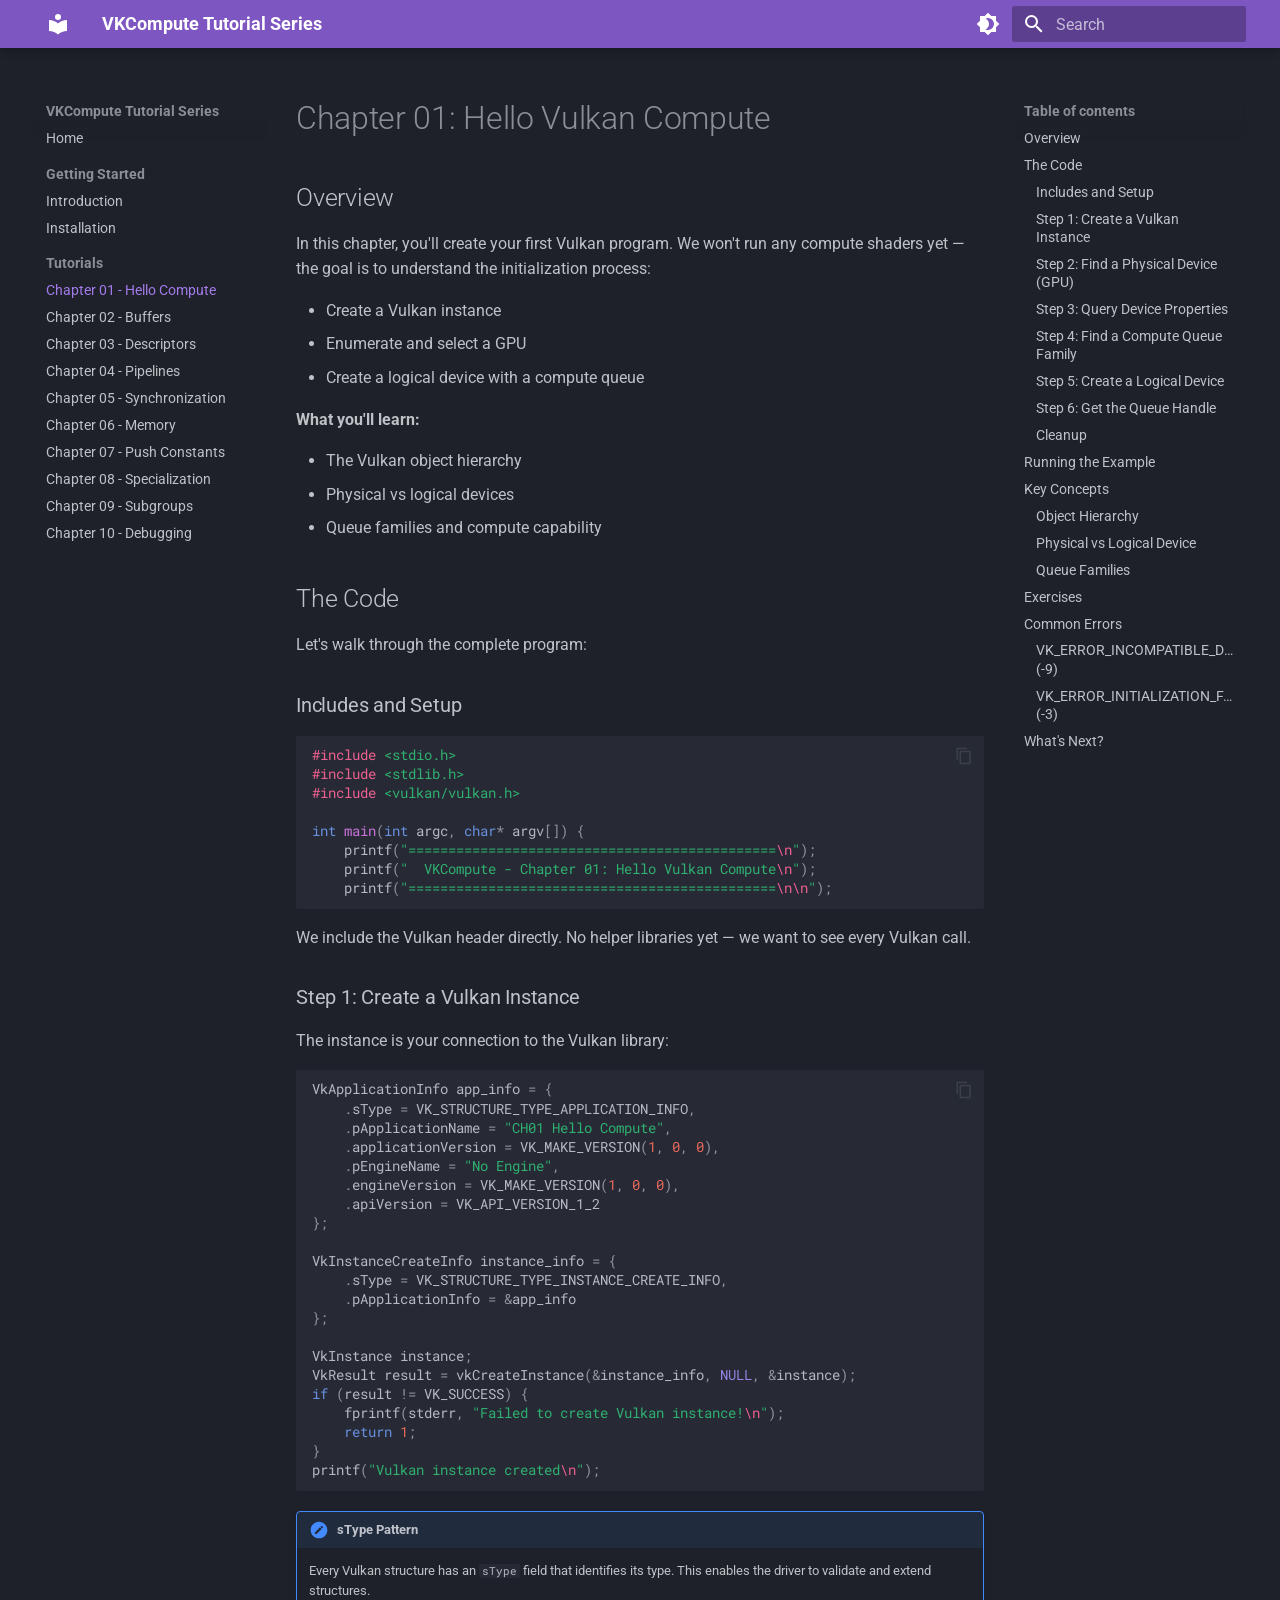
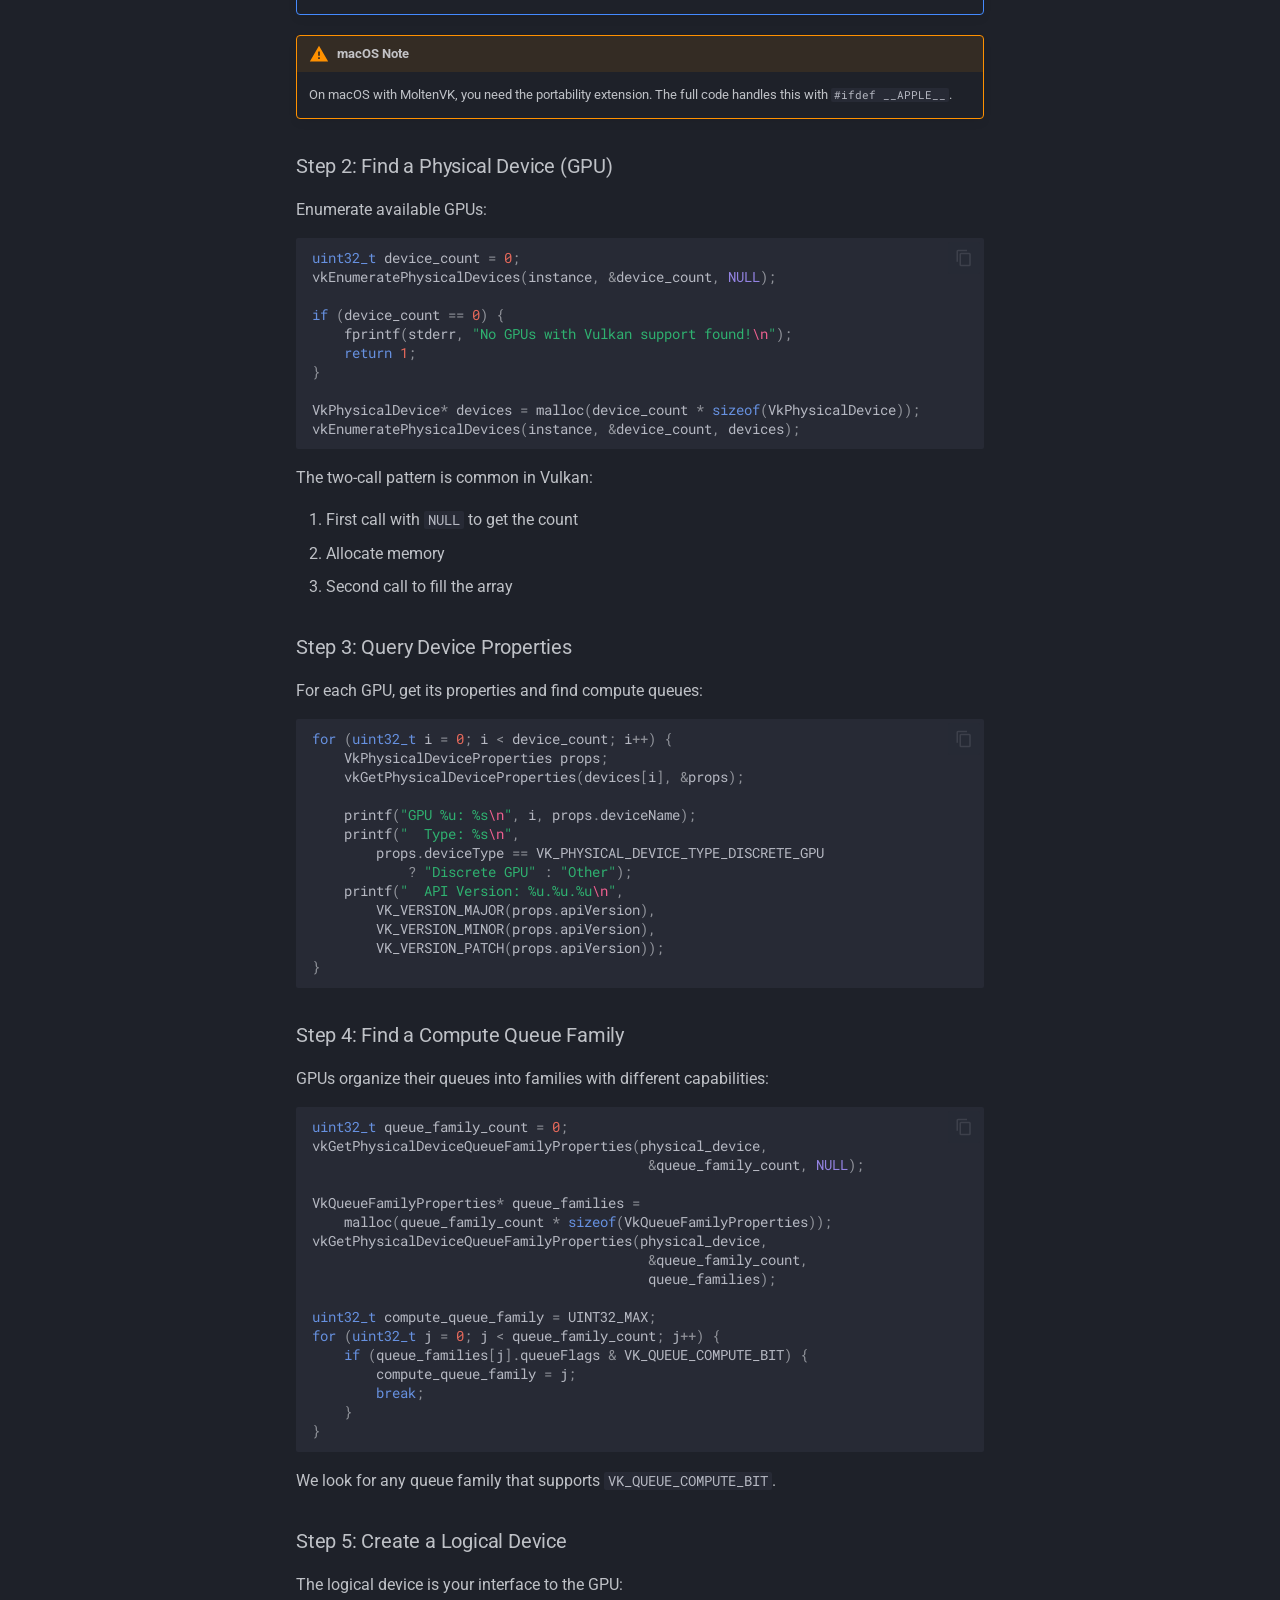
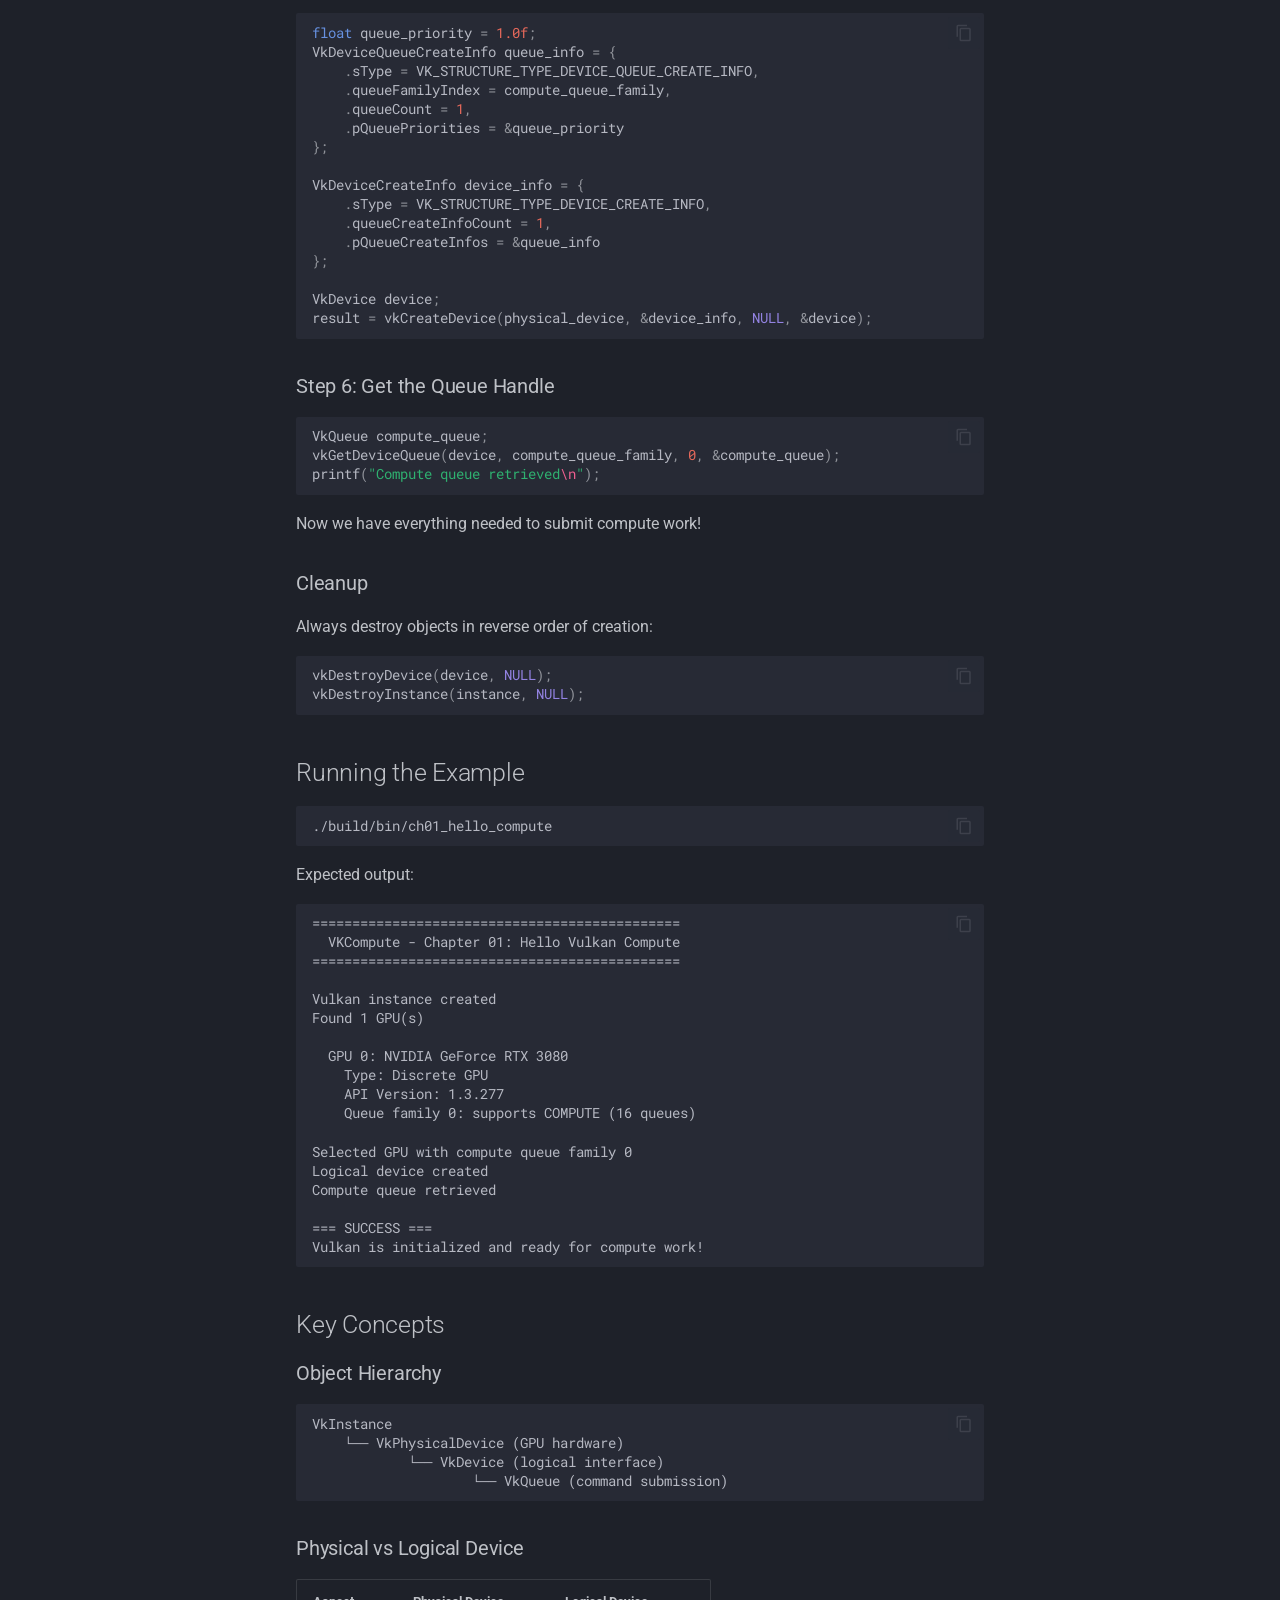
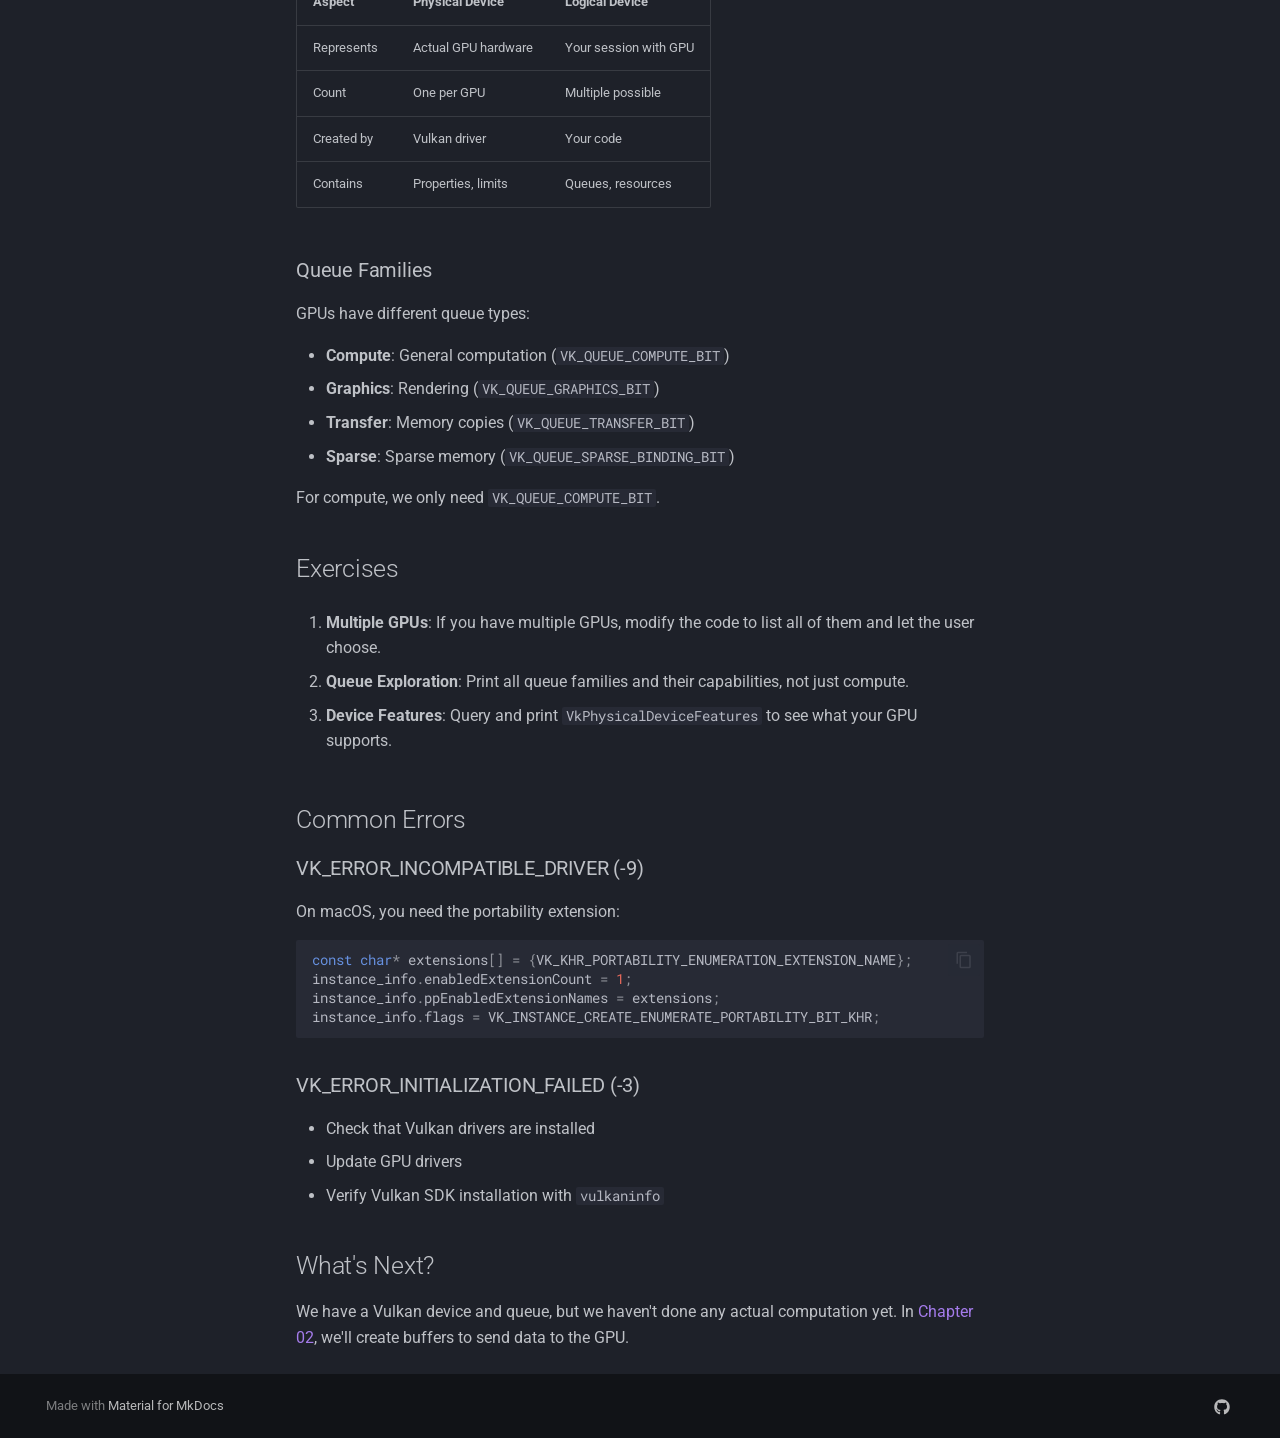
<file: docs/site/chapters/ch01_hello_compute/index.html>
<!doctype html>
<html lang="en" class="no-js">
  <head>
    
      <meta charset="utf-8">
      <meta name="viewport" content="width=device-width,initial-scale=1">
      
        <meta name="description" content="Learn Vulkan Compute from scratch with practical examples">
      
      
        <meta name="author" content="VKCompute">
      
      
      
        <link rel="prev" href="../../installation/">
      
      
        <link rel="next" href="../ch02_buffers/">
      
      
        
      
      
      <link rel="icon" href="../../assets/images/favicon.png">
      <meta name="generator" content="mkdocs-1.6.1, mkdocs-material-9.7.1">
    
    
      
        <title>Chapter 01 - Hello Compute - VKCompute Tutorial Series</title>
      
    
    
      <link rel="stylesheet" href="../../assets/stylesheets/main.484c7ddc.min.css">
      
        
        <link rel="stylesheet" href="../../assets/stylesheets/palette.ab4e12ef.min.css">
      
      


    
    
      
    
    
      
        
        
        <link rel="preconnect" href="https://fonts.gstatic.com" crossorigin>
        <link rel="stylesheet" href="https://fonts.googleapis.com/css?family=Roboto:300,300i,400,400i,700,700i%7CRoboto+Mono:400,400i,700,700i&display=fallback">
        <style>:root{--md-text-font:"Roboto";--md-code-font:"Roboto Mono"}</style>
      
    
    
    <script>__md_scope=new URL("../..",location),__md_hash=e=>[...e].reduce(((e,_)=>(e<<5)-e+_.charCodeAt(0)),0),__md_get=(e,_=localStorage,t=__md_scope)=>JSON.parse(_.getItem(t.pathname+"."+e)),__md_set=(e,_,t=localStorage,a=__md_scope)=>{try{t.setItem(a.pathname+"."+e,JSON.stringify(_))}catch(e){}}</script>
    
      

    
    
  </head>
  
  
    
    
      
    
    
    
    
    <body dir="ltr" data-md-color-scheme="slate" data-md-color-primary="deep-purple" data-md-color-accent="amber">
  
    
    <input class="md-toggle" data-md-toggle="drawer" type="checkbox" id="__drawer" autocomplete="off">
    <input class="md-toggle" data-md-toggle="search" type="checkbox" id="__search" autocomplete="off">
    <label class="md-overlay" for="__drawer"></label>
    <div data-md-component="skip">
      
        
        <a href="#chapter-01-hello-vulkan-compute" class="md-skip">
          Skip to content
        </a>
      
    </div>
    <div data-md-component="announce">
      
    </div>
    
    
      

  

<header class="md-header md-header--shadow" data-md-component="header">
  <nav class="md-header__inner md-grid" aria-label="Header">
    <a href="../.." title="VKCompute Tutorial Series" class="md-header__button md-logo" aria-label="VKCompute Tutorial Series" data-md-component="logo">
      
  
  <svg xmlns="http://www.w3.org/2000/svg" viewBox="0 0 24 24"><path d="M12 8a3 3 0 0 0 3-3 3 3 0 0 0-3-3 3 3 0 0 0-3 3 3 3 0 0 0 3 3m0 3.54C9.64 9.35 6.5 8 3 8v11c3.5 0 6.64 1.35 9 3.54 2.36-2.19 5.5-3.54 9-3.54V8c-3.5 0-6.64 1.35-9 3.54"/></svg>

    </a>
    <label class="md-header__button md-icon" for="__drawer">
      
      <svg xmlns="http://www.w3.org/2000/svg" viewBox="0 0 24 24"><path d="M3 6h18v2H3zm0 5h18v2H3zm0 5h18v2H3z"/></svg>
    </label>
    <div class="md-header__title" data-md-component="header-title">
      <div class="md-header__ellipsis">
        <div class="md-header__topic">
          <span class="md-ellipsis">
            VKCompute Tutorial Series
          </span>
        </div>
        <div class="md-header__topic" data-md-component="header-topic">
          <span class="md-ellipsis">
            
              Chapter 01 - Hello Compute
            
          </span>
        </div>
      </div>
    </div>
    
      
        <form class="md-header__option" data-md-component="palette">
  
    
    
    
    <input class="md-option" data-md-color-media="" data-md-color-scheme="slate" data-md-color-primary="deep-purple" data-md-color-accent="amber"  aria-label="Switch to light mode"  type="radio" name="__palette" id="__palette_0">
    
      <label class="md-header__button md-icon" title="Switch to light mode" for="__palette_1" hidden>
        <svg xmlns="http://www.w3.org/2000/svg" viewBox="0 0 24 24"><path d="M12 18c-.89 0-1.74-.2-2.5-.55C11.56 16.5 13 14.42 13 12s-1.44-4.5-3.5-5.45C10.26 6.2 11.11 6 12 6a6 6 0 0 1 6 6 6 6 0 0 1-6 6m8-9.31V4h-4.69L12 .69 8.69 4H4v4.69L.69 12 4 15.31V20h4.69L12 23.31 15.31 20H20v-4.69L23.31 12z"/></svg>
      </label>
    
  
    
    
    
    <input class="md-option" data-md-color-media="" data-md-color-scheme="default" data-md-color-primary="deep-purple" data-md-color-accent="amber"  aria-label="Switch to dark mode"  type="radio" name="__palette" id="__palette_1">
    
      <label class="md-header__button md-icon" title="Switch to dark mode" for="__palette_0" hidden>
        <svg xmlns="http://www.w3.org/2000/svg" viewBox="0 0 24 24"><path d="M12 8a4 4 0 0 0-4 4 4 4 0 0 0 4 4 4 4 0 0 0 4-4 4 4 0 0 0-4-4m0 10a6 6 0 0 1-6-6 6 6 0 0 1 6-6 6 6 0 0 1 6 6 6 6 0 0 1-6 6m8-9.31V4h-4.69L12 .69 8.69 4H4v4.69L.69 12 4 15.31V20h4.69L12 23.31 15.31 20H20v-4.69L23.31 12z"/></svg>
      </label>
    
  
</form>
      
    
    
      <script>var palette=__md_get("__palette");if(palette&&palette.color){if("(prefers-color-scheme)"===palette.color.media){var media=matchMedia("(prefers-color-scheme: light)"),input=document.querySelector(media.matches?"[data-md-color-media='(prefers-color-scheme: light)']":"[data-md-color-media='(prefers-color-scheme: dark)']");palette.color.media=input.getAttribute("data-md-color-media"),palette.color.scheme=input.getAttribute("data-md-color-scheme"),palette.color.primary=input.getAttribute("data-md-color-primary"),palette.color.accent=input.getAttribute("data-md-color-accent")}for(var[key,value]of Object.entries(palette.color))document.body.setAttribute("data-md-color-"+key,value)}</script>
    
    
    
      
      
        <label class="md-header__button md-icon" for="__search">
          
          <svg xmlns="http://www.w3.org/2000/svg" viewBox="0 0 24 24"><path d="M9.5 3A6.5 6.5 0 0 1 16 9.5c0 1.61-.59 3.09-1.56 4.23l.27.27h.79l5 5-1.5 1.5-5-5v-.79l-.27-.27A6.52 6.52 0 0 1 9.5 16 6.5 6.5 0 0 1 3 9.5 6.5 6.5 0 0 1 9.5 3m0 2C7 5 5 7 5 9.5S7 14 9.5 14 14 12 14 9.5 12 5 9.5 5"/></svg>
        </label>
        <div class="md-search" data-md-component="search" role="dialog">
  <label class="md-search__overlay" for="__search"></label>
  <div class="md-search__inner" role="search">
    <form class="md-search__form" name="search">
      <input type="text" class="md-search__input" name="query" aria-label="Search" placeholder="Search" autocapitalize="off" autocorrect="off" autocomplete="off" spellcheck="false" data-md-component="search-query" required>
      <label class="md-search__icon md-icon" for="__search">
        
        <svg xmlns="http://www.w3.org/2000/svg" viewBox="0 0 24 24"><path d="M9.5 3A6.5 6.5 0 0 1 16 9.5c0 1.61-.59 3.09-1.56 4.23l.27.27h.79l5 5-1.5 1.5-5-5v-.79l-.27-.27A6.52 6.52 0 0 1 9.5 16 6.5 6.5 0 0 1 3 9.5 6.5 6.5 0 0 1 9.5 3m0 2C7 5 5 7 5 9.5S7 14 9.5 14 14 12 14 9.5 12 5 9.5 5"/></svg>
        
        <svg xmlns="http://www.w3.org/2000/svg" viewBox="0 0 24 24"><path d="M20 11v2H8l5.5 5.5-1.42 1.42L4.16 12l7.92-7.92L13.5 5.5 8 11z"/></svg>
      </label>
      <nav class="md-search__options" aria-label="Search">
        
        <button type="reset" class="md-search__icon md-icon" title="Clear" aria-label="Clear" tabindex="-1">
          
          <svg xmlns="http://www.w3.org/2000/svg" viewBox="0 0 24 24"><path d="M19 6.41 17.59 5 12 10.59 6.41 5 5 6.41 10.59 12 5 17.59 6.41 19 12 13.41 17.59 19 19 17.59 13.41 12z"/></svg>
        </button>
      </nav>
      
    </form>
    <div class="md-search__output">
      <div class="md-search__scrollwrap" tabindex="0" data-md-scrollfix>
        <div class="md-search-result" data-md-component="search-result">
          <div class="md-search-result__meta">
            Initializing search
          </div>
          <ol class="md-search-result__list" role="presentation"></ol>
        </div>
      </div>
    </div>
  </div>
</div>
      
    
    
  </nav>
  
</header>
    
    <div class="md-container" data-md-component="container">
      
      
        
          
        
      
      <main class="md-main" data-md-component="main">
        <div class="md-main__inner md-grid">
          
            
              
              <div class="md-sidebar md-sidebar--primary" data-md-component="sidebar" data-md-type="navigation" >
                <div class="md-sidebar__scrollwrap">
                  <div class="md-sidebar__inner">
                    



<nav class="md-nav md-nav--primary" aria-label="Navigation" data-md-level="0">
  <label class="md-nav__title" for="__drawer">
    <a href="../.." title="VKCompute Tutorial Series" class="md-nav__button md-logo" aria-label="VKCompute Tutorial Series" data-md-component="logo">
      
  
  <svg xmlns="http://www.w3.org/2000/svg" viewBox="0 0 24 24"><path d="M12 8a3 3 0 0 0 3-3 3 3 0 0 0-3-3 3 3 0 0 0-3 3 3 3 0 0 0 3 3m0 3.54C9.64 9.35 6.5 8 3 8v11c3.5 0 6.64 1.35 9 3.54 2.36-2.19 5.5-3.54 9-3.54V8c-3.5 0-6.64 1.35-9 3.54"/></svg>

    </a>
    VKCompute Tutorial Series
  </label>
  
  <ul class="md-nav__list" data-md-scrollfix>
    
      
      
  
  
  
  
    <li class="md-nav__item">
      <a href="../.." class="md-nav__link">
        
  
  
  <span class="md-ellipsis">
    
  
    Home
  

    
  </span>
  
  

      </a>
    </li>
  

    
      
      
  
  
  
  
    
    
    
    
      
        
        
      
    
    
    <li class="md-nav__item md-nav__item--section md-nav__item--nested">
      
        
        
          
        
        <input class="md-nav__toggle md-toggle md-toggle--indeterminate" type="checkbox" id="__nav_2" >
        
          
          <label class="md-nav__link" for="__nav_2" id="__nav_2_label" tabindex="">
            
  
  
  <span class="md-ellipsis">
    
  
    Getting Started
  

    
  </span>
  
  

            <span class="md-nav__icon md-icon"></span>
          </label>
        
        <nav class="md-nav" data-md-level="1" aria-labelledby="__nav_2_label" aria-expanded="false">
          <label class="md-nav__title" for="__nav_2">
            <span class="md-nav__icon md-icon"></span>
            
  
    Getting Started
  

          </label>
          <ul class="md-nav__list" data-md-scrollfix>
            
              
                
  
  
  
  
    <li class="md-nav__item">
      <a href="../../introduction/" class="md-nav__link">
        
  
  
  <span class="md-ellipsis">
    
  
    Introduction
  

    
  </span>
  
  

      </a>
    </li>
  

              
            
              
                
  
  
  
  
    <li class="md-nav__item">
      <a href="../../installation/" class="md-nav__link">
        
  
  
  <span class="md-ellipsis">
    
  
    Installation
  

    
  </span>
  
  

      </a>
    </li>
  

              
            
          </ul>
        </nav>
      
    </li>
  

    
      
      
  
  
    
  
  
  
    
    
    
    
      
        
        
      
    
    
    <li class="md-nav__item md-nav__item--active md-nav__item--section md-nav__item--nested">
      
        
        
        <input class="md-nav__toggle md-toggle " type="checkbox" id="__nav_3" checked>
        
          
          <label class="md-nav__link" for="__nav_3" id="__nav_3_label" tabindex="">
            
  
  
  <span class="md-ellipsis">
    
  
    Tutorials
  

    
  </span>
  
  

            <span class="md-nav__icon md-icon"></span>
          </label>
        
        <nav class="md-nav" data-md-level="1" aria-labelledby="__nav_3_label" aria-expanded="true">
          <label class="md-nav__title" for="__nav_3">
            <span class="md-nav__icon md-icon"></span>
            
  
    Tutorials
  

          </label>
          <ul class="md-nav__list" data-md-scrollfix>
            
              
                
  
  
    
  
  
  
    <li class="md-nav__item md-nav__item--active">
      
      <input class="md-nav__toggle md-toggle" type="checkbox" id="__toc">
      
      
        
      
      
        <label class="md-nav__link md-nav__link--active" for="__toc">
          
  
  
  <span class="md-ellipsis">
    
  
    Chapter 01 - Hello Compute
  

    
  </span>
  
  

          <span class="md-nav__icon md-icon"></span>
        </label>
      
      <a href="./" class="md-nav__link md-nav__link--active">
        
  
  
  <span class="md-ellipsis">
    
  
    Chapter 01 - Hello Compute
  

    
  </span>
  
  

      </a>
      
        

<nav class="md-nav md-nav--secondary" aria-label="Table of contents">
  
  
  
    
  
  
    <label class="md-nav__title" for="__toc">
      <span class="md-nav__icon md-icon"></span>
      Table of contents
    </label>
    <ul class="md-nav__list" data-md-component="toc" data-md-scrollfix>
      
        <li class="md-nav__item">
  <a href="#overview" class="md-nav__link">
    <span class="md-ellipsis">
      
        Overview
      
    </span>
  </a>
  
</li>
      
        <li class="md-nav__item">
  <a href="#the-code" class="md-nav__link">
    <span class="md-ellipsis">
      
        The Code
      
    </span>
  </a>
  
    <nav class="md-nav" aria-label="The Code">
      <ul class="md-nav__list">
        
          <li class="md-nav__item">
  <a href="#includes-and-setup" class="md-nav__link">
    <span class="md-ellipsis">
      
        Includes and Setup
      
    </span>
  </a>
  
</li>
        
          <li class="md-nav__item">
  <a href="#step-1-create-a-vulkan-instance" class="md-nav__link">
    <span class="md-ellipsis">
      
        Step 1: Create a Vulkan Instance
      
    </span>
  </a>
  
</li>
        
          <li class="md-nav__item">
  <a href="#step-2-find-a-physical-device-gpu" class="md-nav__link">
    <span class="md-ellipsis">
      
        Step 2: Find a Physical Device (GPU)
      
    </span>
  </a>
  
</li>
        
          <li class="md-nav__item">
  <a href="#step-3-query-device-properties" class="md-nav__link">
    <span class="md-ellipsis">
      
        Step 3: Query Device Properties
      
    </span>
  </a>
  
</li>
        
          <li class="md-nav__item">
  <a href="#step-4-find-a-compute-queue-family" class="md-nav__link">
    <span class="md-ellipsis">
      
        Step 4: Find a Compute Queue Family
      
    </span>
  </a>
  
</li>
        
          <li class="md-nav__item">
  <a href="#step-5-create-a-logical-device" class="md-nav__link">
    <span class="md-ellipsis">
      
        Step 5: Create a Logical Device
      
    </span>
  </a>
  
</li>
        
          <li class="md-nav__item">
  <a href="#step-6-get-the-queue-handle" class="md-nav__link">
    <span class="md-ellipsis">
      
        Step 6: Get the Queue Handle
      
    </span>
  </a>
  
</li>
        
          <li class="md-nav__item">
  <a href="#cleanup" class="md-nav__link">
    <span class="md-ellipsis">
      
        Cleanup
      
    </span>
  </a>
  
</li>
        
      </ul>
    </nav>
  
</li>
      
        <li class="md-nav__item">
  <a href="#running-the-example" class="md-nav__link">
    <span class="md-ellipsis">
      
        Running the Example
      
    </span>
  </a>
  
</li>
      
        <li class="md-nav__item">
  <a href="#key-concepts" class="md-nav__link">
    <span class="md-ellipsis">
      
        Key Concepts
      
    </span>
  </a>
  
    <nav class="md-nav" aria-label="Key Concepts">
      <ul class="md-nav__list">
        
          <li class="md-nav__item">
  <a href="#object-hierarchy" class="md-nav__link">
    <span class="md-ellipsis">
      
        Object Hierarchy
      
    </span>
  </a>
  
</li>
        
          <li class="md-nav__item">
  <a href="#physical-vs-logical-device" class="md-nav__link">
    <span class="md-ellipsis">
      
        Physical vs Logical Device
      
    </span>
  </a>
  
</li>
        
          <li class="md-nav__item">
  <a href="#queue-families" class="md-nav__link">
    <span class="md-ellipsis">
      
        Queue Families
      
    </span>
  </a>
  
</li>
        
      </ul>
    </nav>
  
</li>
      
        <li class="md-nav__item">
  <a href="#exercises" class="md-nav__link">
    <span class="md-ellipsis">
      
        Exercises
      
    </span>
  </a>
  
</li>
      
        <li class="md-nav__item">
  <a href="#common-errors" class="md-nav__link">
    <span class="md-ellipsis">
      
        Common Errors
      
    </span>
  </a>
  
    <nav class="md-nav" aria-label="Common Errors">
      <ul class="md-nav__list">
        
          <li class="md-nav__item">
  <a href="#vk_error_incompatible_driver-9" class="md-nav__link">
    <span class="md-ellipsis">
      
        VK_ERROR_INCOMPATIBLE_DRIVER (-9)
      
    </span>
  </a>
  
</li>
        
          <li class="md-nav__item">
  <a href="#vk_error_initialization_failed-3" class="md-nav__link">
    <span class="md-ellipsis">
      
        VK_ERROR_INITIALIZATION_FAILED (-3)
      
    </span>
  </a>
  
</li>
        
      </ul>
    </nav>
  
</li>
      
        <li class="md-nav__item">
  <a href="#whats-next" class="md-nav__link">
    <span class="md-ellipsis">
      
        What's Next?
      
    </span>
  </a>
  
</li>
      
    </ul>
  
</nav>
      
    </li>
  

              
            
              
                
  
  
  
  
    <li class="md-nav__item">
      <a href="../ch02_buffers/" class="md-nav__link">
        
  
  
  <span class="md-ellipsis">
    
  
    Chapter 02 - Buffers
  

    
  </span>
  
  

      </a>
    </li>
  

              
            
              
                
  
  
  
  
    <li class="md-nav__item">
      <a href="../ch03_descriptors/" class="md-nav__link">
        
  
  
  <span class="md-ellipsis">
    
  
    Chapter 03 - Descriptors
  

    
  </span>
  
  

      </a>
    </li>
  

              
            
              
                
  
  
  
  
    <li class="md-nav__item">
      <a href="../ch04_pipelines/" class="md-nav__link">
        
  
  
  <span class="md-ellipsis">
    
  
    Chapter 04 - Pipelines
  

    
  </span>
  
  

      </a>
    </li>
  

              
            
              
                
  
  
  
  
    <li class="md-nav__item">
      <a href="../ch05_synchronization/" class="md-nav__link">
        
  
  
  <span class="md-ellipsis">
    
  
    Chapter 05 - Synchronization
  

    
  </span>
  
  

      </a>
    </li>
  

              
            
              
                
  
  
  
  
    <li class="md-nav__item">
      <a href="../ch06_memory/" class="md-nav__link">
        
  
  
  <span class="md-ellipsis">
    
  
    Chapter 06 - Memory
  

    
  </span>
  
  

      </a>
    </li>
  

              
            
              
                
  
  
  
  
    <li class="md-nav__item">
      <a href="../ch07_push_constants/" class="md-nav__link">
        
  
  
  <span class="md-ellipsis">
    
  
    Chapter 07 - Push Constants
  

    
  </span>
  
  

      </a>
    </li>
  

              
            
              
                
  
  
  
  
    <li class="md-nav__item">
      <a href="../ch08_specialization/" class="md-nav__link">
        
  
  
  <span class="md-ellipsis">
    
  
    Chapter 08 - Specialization
  

    
  </span>
  
  

      </a>
    </li>
  

              
            
              
                
  
  
  
  
    <li class="md-nav__item">
      <a href="../ch09_subgroups/" class="md-nav__link">
        
  
  
  <span class="md-ellipsis">
    
  
    Chapter 09 - Subgroups
  

    
  </span>
  
  

      </a>
    </li>
  

              
            
              
                
  
  
  
  
    <li class="md-nav__item">
      <a href="../ch10_debugging/" class="md-nav__link">
        
  
  
  <span class="md-ellipsis">
    
  
    Chapter 10 - Debugging
  

    
  </span>
  
  

      </a>
    </li>
  

              
            
          </ul>
        </nav>
      
    </li>
  

    
  </ul>
</nav>
                  </div>
                </div>
              </div>
            
            
              
              <div class="md-sidebar md-sidebar--secondary" data-md-component="sidebar" data-md-type="toc" >
                <div class="md-sidebar__scrollwrap">
                  <div class="md-sidebar__inner">
                    

<nav class="md-nav md-nav--secondary" aria-label="Table of contents">
  
  
  
    
  
  
    <label class="md-nav__title" for="__toc">
      <span class="md-nav__icon md-icon"></span>
      Table of contents
    </label>
    <ul class="md-nav__list" data-md-component="toc" data-md-scrollfix>
      
        <li class="md-nav__item">
  <a href="#overview" class="md-nav__link">
    <span class="md-ellipsis">
      
        Overview
      
    </span>
  </a>
  
</li>
      
        <li class="md-nav__item">
  <a href="#the-code" class="md-nav__link">
    <span class="md-ellipsis">
      
        The Code
      
    </span>
  </a>
  
    <nav class="md-nav" aria-label="The Code">
      <ul class="md-nav__list">
        
          <li class="md-nav__item">
  <a href="#includes-and-setup" class="md-nav__link">
    <span class="md-ellipsis">
      
        Includes and Setup
      
    </span>
  </a>
  
</li>
        
          <li class="md-nav__item">
  <a href="#step-1-create-a-vulkan-instance" class="md-nav__link">
    <span class="md-ellipsis">
      
        Step 1: Create a Vulkan Instance
      
    </span>
  </a>
  
</li>
        
          <li class="md-nav__item">
  <a href="#step-2-find-a-physical-device-gpu" class="md-nav__link">
    <span class="md-ellipsis">
      
        Step 2: Find a Physical Device (GPU)
      
    </span>
  </a>
  
</li>
        
          <li class="md-nav__item">
  <a href="#step-3-query-device-properties" class="md-nav__link">
    <span class="md-ellipsis">
      
        Step 3: Query Device Properties
      
    </span>
  </a>
  
</li>
        
          <li class="md-nav__item">
  <a href="#step-4-find-a-compute-queue-family" class="md-nav__link">
    <span class="md-ellipsis">
      
        Step 4: Find a Compute Queue Family
      
    </span>
  </a>
  
</li>
        
          <li class="md-nav__item">
  <a href="#step-5-create-a-logical-device" class="md-nav__link">
    <span class="md-ellipsis">
      
        Step 5: Create a Logical Device
      
    </span>
  </a>
  
</li>
        
          <li class="md-nav__item">
  <a href="#step-6-get-the-queue-handle" class="md-nav__link">
    <span class="md-ellipsis">
      
        Step 6: Get the Queue Handle
      
    </span>
  </a>
  
</li>
        
          <li class="md-nav__item">
  <a href="#cleanup" class="md-nav__link">
    <span class="md-ellipsis">
      
        Cleanup
      
    </span>
  </a>
  
</li>
        
      </ul>
    </nav>
  
</li>
      
        <li class="md-nav__item">
  <a href="#running-the-example" class="md-nav__link">
    <span class="md-ellipsis">
      
        Running the Example
      
    </span>
  </a>
  
</li>
      
        <li class="md-nav__item">
  <a href="#key-concepts" class="md-nav__link">
    <span class="md-ellipsis">
      
        Key Concepts
      
    </span>
  </a>
  
    <nav class="md-nav" aria-label="Key Concepts">
      <ul class="md-nav__list">
        
          <li class="md-nav__item">
  <a href="#object-hierarchy" class="md-nav__link">
    <span class="md-ellipsis">
      
        Object Hierarchy
      
    </span>
  </a>
  
</li>
        
          <li class="md-nav__item">
  <a href="#physical-vs-logical-device" class="md-nav__link">
    <span class="md-ellipsis">
      
        Physical vs Logical Device
      
    </span>
  </a>
  
</li>
        
          <li class="md-nav__item">
  <a href="#queue-families" class="md-nav__link">
    <span class="md-ellipsis">
      
        Queue Families
      
    </span>
  </a>
  
</li>
        
      </ul>
    </nav>
  
</li>
      
        <li class="md-nav__item">
  <a href="#exercises" class="md-nav__link">
    <span class="md-ellipsis">
      
        Exercises
      
    </span>
  </a>
  
</li>
      
        <li class="md-nav__item">
  <a href="#common-errors" class="md-nav__link">
    <span class="md-ellipsis">
      
        Common Errors
      
    </span>
  </a>
  
    <nav class="md-nav" aria-label="Common Errors">
      <ul class="md-nav__list">
        
          <li class="md-nav__item">
  <a href="#vk_error_incompatible_driver-9" class="md-nav__link">
    <span class="md-ellipsis">
      
        VK_ERROR_INCOMPATIBLE_DRIVER (-9)
      
    </span>
  </a>
  
</li>
        
          <li class="md-nav__item">
  <a href="#vk_error_initialization_failed-3" class="md-nav__link">
    <span class="md-ellipsis">
      
        VK_ERROR_INITIALIZATION_FAILED (-3)
      
    </span>
  </a>
  
</li>
        
      </ul>
    </nav>
  
</li>
      
        <li class="md-nav__item">
  <a href="#whats-next" class="md-nav__link">
    <span class="md-ellipsis">
      
        What's Next?
      
    </span>
  </a>
  
</li>
      
    </ul>
  
</nav>
                  </div>
                </div>
              </div>
            
          
          
            <div class="md-content" data-md-component="content">
              
              <article class="md-content__inner md-typeset">
                
                  



<h1 id="chapter-01-hello-vulkan-compute">Chapter 01: Hello Vulkan Compute<a class="headerlink" href="#chapter-01-hello-vulkan-compute" title="Permanent link">&para;</a></h1>
<h2 id="overview">Overview<a class="headerlink" href="#overview" title="Permanent link">&para;</a></h2>
<p>In this chapter, you'll create your first Vulkan program. We won't run any compute shaders yet — the goal is to understand the initialization process:</p>
<ul>
<li>Create a Vulkan instance</li>
<li>Enumerate and select a GPU</li>
<li>Create a logical device with a compute queue</li>
</ul>
<p><strong>What you'll learn:</strong></p>
<ul>
<li>The Vulkan object hierarchy</li>
<li>Physical vs logical devices</li>
<li>Queue families and compute capability</li>
</ul>
<h2 id="the-code">The Code<a class="headerlink" href="#the-code" title="Permanent link">&para;</a></h2>
<p>Let's walk through the complete program:</p>
<h3 id="includes-and-setup">Includes and Setup<a class="headerlink" href="#includes-and-setup" title="Permanent link">&para;</a></h3>
<div class="highlight"><pre><span></span><code><a id="__codelineno-0-1" name="__codelineno-0-1" href="#__codelineno-0-1"></a><span class="cp">#include</span><span class="w"> </span><span class="cpf">&lt;stdio.h&gt;</span>
<a id="__codelineno-0-2" name="__codelineno-0-2" href="#__codelineno-0-2"></a><span class="cp">#include</span><span class="w"> </span><span class="cpf">&lt;stdlib.h&gt;</span>
<a id="__codelineno-0-3" name="__codelineno-0-3" href="#__codelineno-0-3"></a><span class="cp">#include</span><span class="w"> </span><span class="cpf">&lt;vulkan/vulkan.h&gt;</span>
<a id="__codelineno-0-4" name="__codelineno-0-4" href="#__codelineno-0-4"></a>
<a id="__codelineno-0-5" name="__codelineno-0-5" href="#__codelineno-0-5"></a><span class="kt">int</span><span class="w"> </span><span class="nf">main</span><span class="p">(</span><span class="kt">int</span><span class="w"> </span><span class="n">argc</span><span class="p">,</span><span class="w"> </span><span class="kt">char</span><span class="o">*</span><span class="w"> </span><span class="n">argv</span><span class="p">[])</span><span class="w"> </span><span class="p">{</span>
<a id="__codelineno-0-6" name="__codelineno-0-6" href="#__codelineno-0-6"></a><span class="w">    </span><span class="n">printf</span><span class="p">(</span><span class="s">&quot;==============================================</span><span class="se">\n</span><span class="s">&quot;</span><span class="p">);</span>
<a id="__codelineno-0-7" name="__codelineno-0-7" href="#__codelineno-0-7"></a><span class="w">    </span><span class="n">printf</span><span class="p">(</span><span class="s">&quot;  VKCompute - Chapter 01: Hello Vulkan Compute</span><span class="se">\n</span><span class="s">&quot;</span><span class="p">);</span>
<a id="__codelineno-0-8" name="__codelineno-0-8" href="#__codelineno-0-8"></a><span class="w">    </span><span class="n">printf</span><span class="p">(</span><span class="s">&quot;==============================================</span><span class="se">\n\n</span><span class="s">&quot;</span><span class="p">);</span>
</code></pre></div>
<p>We include the Vulkan header directly. No helper libraries yet — we want to see every Vulkan call.</p>
<h3 id="step-1-create-a-vulkan-instance">Step 1: Create a Vulkan Instance<a class="headerlink" href="#step-1-create-a-vulkan-instance" title="Permanent link">&para;</a></h3>
<p>The instance is your connection to the Vulkan library:</p>
<div class="highlight"><pre><span></span><code><a id="__codelineno-1-1" name="__codelineno-1-1" href="#__codelineno-1-1"></a><span class="n">VkApplicationInfo</span><span class="w"> </span><span class="n">app_info</span><span class="w"> </span><span class="o">=</span><span class="w"> </span><span class="p">{</span>
<a id="__codelineno-1-2" name="__codelineno-1-2" href="#__codelineno-1-2"></a><span class="w">    </span><span class="p">.</span><span class="n">sType</span><span class="w"> </span><span class="o">=</span><span class="w"> </span><span class="n">VK_STRUCTURE_TYPE_APPLICATION_INFO</span><span class="p">,</span>
<a id="__codelineno-1-3" name="__codelineno-1-3" href="#__codelineno-1-3"></a><span class="w">    </span><span class="p">.</span><span class="n">pApplicationName</span><span class="w"> </span><span class="o">=</span><span class="w"> </span><span class="s">&quot;CH01 Hello Compute&quot;</span><span class="p">,</span>
<a id="__codelineno-1-4" name="__codelineno-1-4" href="#__codelineno-1-4"></a><span class="w">    </span><span class="p">.</span><span class="n">applicationVersion</span><span class="w"> </span><span class="o">=</span><span class="w"> </span><span class="n">VK_MAKE_VERSION</span><span class="p">(</span><span class="mi">1</span><span class="p">,</span><span class="w"> </span><span class="mi">0</span><span class="p">,</span><span class="w"> </span><span class="mi">0</span><span class="p">),</span>
<a id="__codelineno-1-5" name="__codelineno-1-5" href="#__codelineno-1-5"></a><span class="w">    </span><span class="p">.</span><span class="n">pEngineName</span><span class="w"> </span><span class="o">=</span><span class="w"> </span><span class="s">&quot;No Engine&quot;</span><span class="p">,</span>
<a id="__codelineno-1-6" name="__codelineno-1-6" href="#__codelineno-1-6"></a><span class="w">    </span><span class="p">.</span><span class="n">engineVersion</span><span class="w"> </span><span class="o">=</span><span class="w"> </span><span class="n">VK_MAKE_VERSION</span><span class="p">(</span><span class="mi">1</span><span class="p">,</span><span class="w"> </span><span class="mi">0</span><span class="p">,</span><span class="w"> </span><span class="mi">0</span><span class="p">),</span>
<a id="__codelineno-1-7" name="__codelineno-1-7" href="#__codelineno-1-7"></a><span class="w">    </span><span class="p">.</span><span class="n">apiVersion</span><span class="w"> </span><span class="o">=</span><span class="w"> </span><span class="n">VK_API_VERSION_1_2</span>
<a id="__codelineno-1-8" name="__codelineno-1-8" href="#__codelineno-1-8"></a><span class="p">};</span>
<a id="__codelineno-1-9" name="__codelineno-1-9" href="#__codelineno-1-9"></a>
<a id="__codelineno-1-10" name="__codelineno-1-10" href="#__codelineno-1-10"></a><span class="n">VkInstanceCreateInfo</span><span class="w"> </span><span class="n">instance_info</span><span class="w"> </span><span class="o">=</span><span class="w"> </span><span class="p">{</span>
<a id="__codelineno-1-11" name="__codelineno-1-11" href="#__codelineno-1-11"></a><span class="w">    </span><span class="p">.</span><span class="n">sType</span><span class="w"> </span><span class="o">=</span><span class="w"> </span><span class="n">VK_STRUCTURE_TYPE_INSTANCE_CREATE_INFO</span><span class="p">,</span>
<a id="__codelineno-1-12" name="__codelineno-1-12" href="#__codelineno-1-12"></a><span class="w">    </span><span class="p">.</span><span class="n">pApplicationInfo</span><span class="w"> </span><span class="o">=</span><span class="w"> </span><span class="o">&amp;</span><span class="n">app_info</span>
<a id="__codelineno-1-13" name="__codelineno-1-13" href="#__codelineno-1-13"></a><span class="p">};</span>
<a id="__codelineno-1-14" name="__codelineno-1-14" href="#__codelineno-1-14"></a>
<a id="__codelineno-1-15" name="__codelineno-1-15" href="#__codelineno-1-15"></a><span class="n">VkInstance</span><span class="w"> </span><span class="n">instance</span><span class="p">;</span>
<a id="__codelineno-1-16" name="__codelineno-1-16" href="#__codelineno-1-16"></a><span class="n">VkResult</span><span class="w"> </span><span class="n">result</span><span class="w"> </span><span class="o">=</span><span class="w"> </span><span class="n">vkCreateInstance</span><span class="p">(</span><span class="o">&amp;</span><span class="n">instance_info</span><span class="p">,</span><span class="w"> </span><span class="nb">NULL</span><span class="p">,</span><span class="w"> </span><span class="o">&amp;</span><span class="n">instance</span><span class="p">);</span>
<a id="__codelineno-1-17" name="__codelineno-1-17" href="#__codelineno-1-17"></a><span class="k">if</span><span class="w"> </span><span class="p">(</span><span class="n">result</span><span class="w"> </span><span class="o">!=</span><span class="w"> </span><span class="n">VK_SUCCESS</span><span class="p">)</span><span class="w"> </span><span class="p">{</span>
<a id="__codelineno-1-18" name="__codelineno-1-18" href="#__codelineno-1-18"></a><span class="w">    </span><span class="n">fprintf</span><span class="p">(</span><span class="n">stderr</span><span class="p">,</span><span class="w"> </span><span class="s">&quot;Failed to create Vulkan instance!</span><span class="se">\n</span><span class="s">&quot;</span><span class="p">);</span>
<a id="__codelineno-1-19" name="__codelineno-1-19" href="#__codelineno-1-19"></a><span class="w">    </span><span class="k">return</span><span class="w"> </span><span class="mi">1</span><span class="p">;</span>
<a id="__codelineno-1-20" name="__codelineno-1-20" href="#__codelineno-1-20"></a><span class="p">}</span>
<a id="__codelineno-1-21" name="__codelineno-1-21" href="#__codelineno-1-21"></a><span class="n">printf</span><span class="p">(</span><span class="s">&quot;Vulkan instance created</span><span class="se">\n</span><span class="s">&quot;</span><span class="p">);</span>
</code></pre></div>
<div class="admonition note">
<p class="admonition-title">sType Pattern</p>
<p>Every Vulkan structure has an <code>sType</code> field that identifies its type. This enables the driver to validate and extend structures.</p>
</div>
<div class="admonition warning">
<p class="admonition-title">macOS Note</p>
<p>On macOS with MoltenVK, you need the portability extension. The full code handles this with <code>#ifdef __APPLE__</code>.</p>
</div>
<h3 id="step-2-find-a-physical-device-gpu">Step 2: Find a Physical Device (GPU)<a class="headerlink" href="#step-2-find-a-physical-device-gpu" title="Permanent link">&para;</a></h3>
<p>Enumerate available GPUs:</p>
<div class="highlight"><pre><span></span><code><a id="__codelineno-2-1" name="__codelineno-2-1" href="#__codelineno-2-1"></a><span class="kt">uint32_t</span><span class="w"> </span><span class="n">device_count</span><span class="w"> </span><span class="o">=</span><span class="w"> </span><span class="mi">0</span><span class="p">;</span>
<a id="__codelineno-2-2" name="__codelineno-2-2" href="#__codelineno-2-2"></a><span class="n">vkEnumeratePhysicalDevices</span><span class="p">(</span><span class="n">instance</span><span class="p">,</span><span class="w"> </span><span class="o">&amp;</span><span class="n">device_count</span><span class="p">,</span><span class="w"> </span><span class="nb">NULL</span><span class="p">);</span>
<a id="__codelineno-2-3" name="__codelineno-2-3" href="#__codelineno-2-3"></a>
<a id="__codelineno-2-4" name="__codelineno-2-4" href="#__codelineno-2-4"></a><span class="k">if</span><span class="w"> </span><span class="p">(</span><span class="n">device_count</span><span class="w"> </span><span class="o">==</span><span class="w"> </span><span class="mi">0</span><span class="p">)</span><span class="w"> </span><span class="p">{</span>
<a id="__codelineno-2-5" name="__codelineno-2-5" href="#__codelineno-2-5"></a><span class="w">    </span><span class="n">fprintf</span><span class="p">(</span><span class="n">stderr</span><span class="p">,</span><span class="w"> </span><span class="s">&quot;No GPUs with Vulkan support found!</span><span class="se">\n</span><span class="s">&quot;</span><span class="p">);</span>
<a id="__codelineno-2-6" name="__codelineno-2-6" href="#__codelineno-2-6"></a><span class="w">    </span><span class="k">return</span><span class="w"> </span><span class="mi">1</span><span class="p">;</span>
<a id="__codelineno-2-7" name="__codelineno-2-7" href="#__codelineno-2-7"></a><span class="p">}</span>
<a id="__codelineno-2-8" name="__codelineno-2-8" href="#__codelineno-2-8"></a>
<a id="__codelineno-2-9" name="__codelineno-2-9" href="#__codelineno-2-9"></a><span class="n">VkPhysicalDevice</span><span class="o">*</span><span class="w"> </span><span class="n">devices</span><span class="w"> </span><span class="o">=</span><span class="w"> </span><span class="n">malloc</span><span class="p">(</span><span class="n">device_count</span><span class="w"> </span><span class="o">*</span><span class="w"> </span><span class="k">sizeof</span><span class="p">(</span><span class="n">VkPhysicalDevice</span><span class="p">));</span>
<a id="__codelineno-2-10" name="__codelineno-2-10" href="#__codelineno-2-10"></a><span class="n">vkEnumeratePhysicalDevices</span><span class="p">(</span><span class="n">instance</span><span class="p">,</span><span class="w"> </span><span class="o">&amp;</span><span class="n">device_count</span><span class="p">,</span><span class="w"> </span><span class="n">devices</span><span class="p">);</span>
</code></pre></div>
<p>The two-call pattern is common in Vulkan:</p>
<ol>
<li>First call with <code>NULL</code> to get the count</li>
<li>Allocate memory</li>
<li>Second call to fill the array</li>
</ol>
<h3 id="step-3-query-device-properties">Step 3: Query Device Properties<a class="headerlink" href="#step-3-query-device-properties" title="Permanent link">&para;</a></h3>
<p>For each GPU, get its properties and find compute queues:</p>
<div class="highlight"><pre><span></span><code><a id="__codelineno-3-1" name="__codelineno-3-1" href="#__codelineno-3-1"></a><span class="k">for</span><span class="w"> </span><span class="p">(</span><span class="kt">uint32_t</span><span class="w"> </span><span class="n">i</span><span class="w"> </span><span class="o">=</span><span class="w"> </span><span class="mi">0</span><span class="p">;</span><span class="w"> </span><span class="n">i</span><span class="w"> </span><span class="o">&lt;</span><span class="w"> </span><span class="n">device_count</span><span class="p">;</span><span class="w"> </span><span class="n">i</span><span class="o">++</span><span class="p">)</span><span class="w"> </span><span class="p">{</span>
<a id="__codelineno-3-2" name="__codelineno-3-2" href="#__codelineno-3-2"></a><span class="w">    </span><span class="n">VkPhysicalDeviceProperties</span><span class="w"> </span><span class="n">props</span><span class="p">;</span>
<a id="__codelineno-3-3" name="__codelineno-3-3" href="#__codelineno-3-3"></a><span class="w">    </span><span class="n">vkGetPhysicalDeviceProperties</span><span class="p">(</span><span class="n">devices</span><span class="p">[</span><span class="n">i</span><span class="p">],</span><span class="w"> </span><span class="o">&amp;</span><span class="n">props</span><span class="p">);</span>
<a id="__codelineno-3-4" name="__codelineno-3-4" href="#__codelineno-3-4"></a>
<a id="__codelineno-3-5" name="__codelineno-3-5" href="#__codelineno-3-5"></a><span class="w">    </span><span class="n">printf</span><span class="p">(</span><span class="s">&quot;GPU %u: %s</span><span class="se">\n</span><span class="s">&quot;</span><span class="p">,</span><span class="w"> </span><span class="n">i</span><span class="p">,</span><span class="w"> </span><span class="n">props</span><span class="p">.</span><span class="n">deviceName</span><span class="p">);</span>
<a id="__codelineno-3-6" name="__codelineno-3-6" href="#__codelineno-3-6"></a><span class="w">    </span><span class="n">printf</span><span class="p">(</span><span class="s">&quot;  Type: %s</span><span class="se">\n</span><span class="s">&quot;</span><span class="p">,</span><span class="w"> </span>
<a id="__codelineno-3-7" name="__codelineno-3-7" href="#__codelineno-3-7"></a><span class="w">        </span><span class="n">props</span><span class="p">.</span><span class="n">deviceType</span><span class="w"> </span><span class="o">==</span><span class="w"> </span><span class="n">VK_PHYSICAL_DEVICE_TYPE_DISCRETE_GPU</span><span class="w"> </span>
<a id="__codelineno-3-8" name="__codelineno-3-8" href="#__codelineno-3-8"></a><span class="w">            </span><span class="o">?</span><span class="w"> </span><span class="s">&quot;Discrete GPU&quot;</span><span class="w"> </span><span class="o">:</span><span class="w"> </span><span class="s">&quot;Other&quot;</span><span class="p">);</span>
<a id="__codelineno-3-9" name="__codelineno-3-9" href="#__codelineno-3-9"></a><span class="w">    </span><span class="n">printf</span><span class="p">(</span><span class="s">&quot;  API Version: %u.%u.%u</span><span class="se">\n</span><span class="s">&quot;</span><span class="p">,</span>
<a id="__codelineno-3-10" name="__codelineno-3-10" href="#__codelineno-3-10"></a><span class="w">        </span><span class="n">VK_VERSION_MAJOR</span><span class="p">(</span><span class="n">props</span><span class="p">.</span><span class="n">apiVersion</span><span class="p">),</span>
<a id="__codelineno-3-11" name="__codelineno-3-11" href="#__codelineno-3-11"></a><span class="w">        </span><span class="n">VK_VERSION_MINOR</span><span class="p">(</span><span class="n">props</span><span class="p">.</span><span class="n">apiVersion</span><span class="p">),</span>
<a id="__codelineno-3-12" name="__codelineno-3-12" href="#__codelineno-3-12"></a><span class="w">        </span><span class="n">VK_VERSION_PATCH</span><span class="p">(</span><span class="n">props</span><span class="p">.</span><span class="n">apiVersion</span><span class="p">));</span>
<a id="__codelineno-3-13" name="__codelineno-3-13" href="#__codelineno-3-13"></a><span class="p">}</span>
</code></pre></div>
<h3 id="step-4-find-a-compute-queue-family">Step 4: Find a Compute Queue Family<a class="headerlink" href="#step-4-find-a-compute-queue-family" title="Permanent link">&para;</a></h3>
<p>GPUs organize their queues into families with different capabilities:</p>
<div class="highlight"><pre><span></span><code><a id="__codelineno-4-1" name="__codelineno-4-1" href="#__codelineno-4-1"></a><span class="kt">uint32_t</span><span class="w"> </span><span class="n">queue_family_count</span><span class="w"> </span><span class="o">=</span><span class="w"> </span><span class="mi">0</span><span class="p">;</span>
<a id="__codelineno-4-2" name="__codelineno-4-2" href="#__codelineno-4-2"></a><span class="n">vkGetPhysicalDeviceQueueFamilyProperties</span><span class="p">(</span><span class="n">physical_device</span><span class="p">,</span><span class="w"> </span>
<a id="__codelineno-4-3" name="__codelineno-4-3" href="#__codelineno-4-3"></a><span class="w">                                          </span><span class="o">&amp;</span><span class="n">queue_family_count</span><span class="p">,</span><span class="w"> </span><span class="nb">NULL</span><span class="p">);</span>
<a id="__codelineno-4-4" name="__codelineno-4-4" href="#__codelineno-4-4"></a>
<a id="__codelineno-4-5" name="__codelineno-4-5" href="#__codelineno-4-5"></a><span class="n">VkQueueFamilyProperties</span><span class="o">*</span><span class="w"> </span><span class="n">queue_families</span><span class="w"> </span><span class="o">=</span><span class="w"> </span>
<a id="__codelineno-4-6" name="__codelineno-4-6" href="#__codelineno-4-6"></a><span class="w">    </span><span class="n">malloc</span><span class="p">(</span><span class="n">queue_family_count</span><span class="w"> </span><span class="o">*</span><span class="w"> </span><span class="k">sizeof</span><span class="p">(</span><span class="n">VkQueueFamilyProperties</span><span class="p">));</span>
<a id="__codelineno-4-7" name="__codelineno-4-7" href="#__codelineno-4-7"></a><span class="n">vkGetPhysicalDeviceQueueFamilyProperties</span><span class="p">(</span><span class="n">physical_device</span><span class="p">,</span><span class="w"> </span>
<a id="__codelineno-4-8" name="__codelineno-4-8" href="#__codelineno-4-8"></a><span class="w">                                          </span><span class="o">&amp;</span><span class="n">queue_family_count</span><span class="p">,</span><span class="w"> </span>
<a id="__codelineno-4-9" name="__codelineno-4-9" href="#__codelineno-4-9"></a><span class="w">                                          </span><span class="n">queue_families</span><span class="p">);</span>
<a id="__codelineno-4-10" name="__codelineno-4-10" href="#__codelineno-4-10"></a>
<a id="__codelineno-4-11" name="__codelineno-4-11" href="#__codelineno-4-11"></a><span class="kt">uint32_t</span><span class="w"> </span><span class="n">compute_queue_family</span><span class="w"> </span><span class="o">=</span><span class="w"> </span><span class="n">UINT32_MAX</span><span class="p">;</span>
<a id="__codelineno-4-12" name="__codelineno-4-12" href="#__codelineno-4-12"></a><span class="k">for</span><span class="w"> </span><span class="p">(</span><span class="kt">uint32_t</span><span class="w"> </span><span class="n">j</span><span class="w"> </span><span class="o">=</span><span class="w"> </span><span class="mi">0</span><span class="p">;</span><span class="w"> </span><span class="n">j</span><span class="w"> </span><span class="o">&lt;</span><span class="w"> </span><span class="n">queue_family_count</span><span class="p">;</span><span class="w"> </span><span class="n">j</span><span class="o">++</span><span class="p">)</span><span class="w"> </span><span class="p">{</span>
<a id="__codelineno-4-13" name="__codelineno-4-13" href="#__codelineno-4-13"></a><span class="w">    </span><span class="k">if</span><span class="w"> </span><span class="p">(</span><span class="n">queue_families</span><span class="p">[</span><span class="n">j</span><span class="p">].</span><span class="n">queueFlags</span><span class="w"> </span><span class="o">&amp;</span><span class="w"> </span><span class="n">VK_QUEUE_COMPUTE_BIT</span><span class="p">)</span><span class="w"> </span><span class="p">{</span>
<a id="__codelineno-4-14" name="__codelineno-4-14" href="#__codelineno-4-14"></a><span class="w">        </span><span class="n">compute_queue_family</span><span class="w"> </span><span class="o">=</span><span class="w"> </span><span class="n">j</span><span class="p">;</span>
<a id="__codelineno-4-15" name="__codelineno-4-15" href="#__codelineno-4-15"></a><span class="w">        </span><span class="k">break</span><span class="p">;</span>
<a id="__codelineno-4-16" name="__codelineno-4-16" href="#__codelineno-4-16"></a><span class="w">    </span><span class="p">}</span>
<a id="__codelineno-4-17" name="__codelineno-4-17" href="#__codelineno-4-17"></a><span class="p">}</span>
</code></pre></div>
<p>We look for any queue family that supports <code>VK_QUEUE_COMPUTE_BIT</code>.</p>
<h3 id="step-5-create-a-logical-device">Step 5: Create a Logical Device<a class="headerlink" href="#step-5-create-a-logical-device" title="Permanent link">&para;</a></h3>
<p>The logical device is your interface to the GPU:</p>
<div class="highlight"><pre><span></span><code><a id="__codelineno-5-1" name="__codelineno-5-1" href="#__codelineno-5-1"></a><span class="kt">float</span><span class="w"> </span><span class="n">queue_priority</span><span class="w"> </span><span class="o">=</span><span class="w"> </span><span class="mf">1.0f</span><span class="p">;</span>
<a id="__codelineno-5-2" name="__codelineno-5-2" href="#__codelineno-5-2"></a><span class="n">VkDeviceQueueCreateInfo</span><span class="w"> </span><span class="n">queue_info</span><span class="w"> </span><span class="o">=</span><span class="w"> </span><span class="p">{</span>
<a id="__codelineno-5-3" name="__codelineno-5-3" href="#__codelineno-5-3"></a><span class="w">    </span><span class="p">.</span><span class="n">sType</span><span class="w"> </span><span class="o">=</span><span class="w"> </span><span class="n">VK_STRUCTURE_TYPE_DEVICE_QUEUE_CREATE_INFO</span><span class="p">,</span>
<a id="__codelineno-5-4" name="__codelineno-5-4" href="#__codelineno-5-4"></a><span class="w">    </span><span class="p">.</span><span class="n">queueFamilyIndex</span><span class="w"> </span><span class="o">=</span><span class="w"> </span><span class="n">compute_queue_family</span><span class="p">,</span>
<a id="__codelineno-5-5" name="__codelineno-5-5" href="#__codelineno-5-5"></a><span class="w">    </span><span class="p">.</span><span class="n">queueCount</span><span class="w"> </span><span class="o">=</span><span class="w"> </span><span class="mi">1</span><span class="p">,</span>
<a id="__codelineno-5-6" name="__codelineno-5-6" href="#__codelineno-5-6"></a><span class="w">    </span><span class="p">.</span><span class="n">pQueuePriorities</span><span class="w"> </span><span class="o">=</span><span class="w"> </span><span class="o">&amp;</span><span class="n">queue_priority</span>
<a id="__codelineno-5-7" name="__codelineno-5-7" href="#__codelineno-5-7"></a><span class="p">};</span>
<a id="__codelineno-5-8" name="__codelineno-5-8" href="#__codelineno-5-8"></a>
<a id="__codelineno-5-9" name="__codelineno-5-9" href="#__codelineno-5-9"></a><span class="n">VkDeviceCreateInfo</span><span class="w"> </span><span class="n">device_info</span><span class="w"> </span><span class="o">=</span><span class="w"> </span><span class="p">{</span>
<a id="__codelineno-5-10" name="__codelineno-5-10" href="#__codelineno-5-10"></a><span class="w">    </span><span class="p">.</span><span class="n">sType</span><span class="w"> </span><span class="o">=</span><span class="w"> </span><span class="n">VK_STRUCTURE_TYPE_DEVICE_CREATE_INFO</span><span class="p">,</span>
<a id="__codelineno-5-11" name="__codelineno-5-11" href="#__codelineno-5-11"></a><span class="w">    </span><span class="p">.</span><span class="n">queueCreateInfoCount</span><span class="w"> </span><span class="o">=</span><span class="w"> </span><span class="mi">1</span><span class="p">,</span>
<a id="__codelineno-5-12" name="__codelineno-5-12" href="#__codelineno-5-12"></a><span class="w">    </span><span class="p">.</span><span class="n">pQueueCreateInfos</span><span class="w"> </span><span class="o">=</span><span class="w"> </span><span class="o">&amp;</span><span class="n">queue_info</span>
<a id="__codelineno-5-13" name="__codelineno-5-13" href="#__codelineno-5-13"></a><span class="p">};</span>
<a id="__codelineno-5-14" name="__codelineno-5-14" href="#__codelineno-5-14"></a>
<a id="__codelineno-5-15" name="__codelineno-5-15" href="#__codelineno-5-15"></a><span class="n">VkDevice</span><span class="w"> </span><span class="n">device</span><span class="p">;</span>
<a id="__codelineno-5-16" name="__codelineno-5-16" href="#__codelineno-5-16"></a><span class="n">result</span><span class="w"> </span><span class="o">=</span><span class="w"> </span><span class="n">vkCreateDevice</span><span class="p">(</span><span class="n">physical_device</span><span class="p">,</span><span class="w"> </span><span class="o">&amp;</span><span class="n">device_info</span><span class="p">,</span><span class="w"> </span><span class="nb">NULL</span><span class="p">,</span><span class="w"> </span><span class="o">&amp;</span><span class="n">device</span><span class="p">);</span>
</code></pre></div>
<h3 id="step-6-get-the-queue-handle">Step 6: Get the Queue Handle<a class="headerlink" href="#step-6-get-the-queue-handle" title="Permanent link">&para;</a></h3>
<div class="highlight"><pre><span></span><code><a id="__codelineno-6-1" name="__codelineno-6-1" href="#__codelineno-6-1"></a><span class="n">VkQueue</span><span class="w"> </span><span class="n">compute_queue</span><span class="p">;</span>
<a id="__codelineno-6-2" name="__codelineno-6-2" href="#__codelineno-6-2"></a><span class="n">vkGetDeviceQueue</span><span class="p">(</span><span class="n">device</span><span class="p">,</span><span class="w"> </span><span class="n">compute_queue_family</span><span class="p">,</span><span class="w"> </span><span class="mi">0</span><span class="p">,</span><span class="w"> </span><span class="o">&amp;</span><span class="n">compute_queue</span><span class="p">);</span>
<a id="__codelineno-6-3" name="__codelineno-6-3" href="#__codelineno-6-3"></a><span class="n">printf</span><span class="p">(</span><span class="s">&quot;Compute queue retrieved</span><span class="se">\n</span><span class="s">&quot;</span><span class="p">);</span>
</code></pre></div>
<p>Now we have everything needed to submit compute work!</p>
<h3 id="cleanup">Cleanup<a class="headerlink" href="#cleanup" title="Permanent link">&para;</a></h3>
<p>Always destroy objects in reverse order of creation:</p>
<div class="highlight"><pre><span></span><code><a id="__codelineno-7-1" name="__codelineno-7-1" href="#__codelineno-7-1"></a><span class="n">vkDestroyDevice</span><span class="p">(</span><span class="n">device</span><span class="p">,</span><span class="w"> </span><span class="nb">NULL</span><span class="p">);</span>
<a id="__codelineno-7-2" name="__codelineno-7-2" href="#__codelineno-7-2"></a><span class="n">vkDestroyInstance</span><span class="p">(</span><span class="n">instance</span><span class="p">,</span><span class="w"> </span><span class="nb">NULL</span><span class="p">);</span>
</code></pre></div>
<h2 id="running-the-example">Running the Example<a class="headerlink" href="#running-the-example" title="Permanent link">&para;</a></h2>
<div class="highlight"><pre><span></span><code><a id="__codelineno-8-1" name="__codelineno-8-1" href="#__codelineno-8-1"></a>./build/bin/ch01_hello_compute
</code></pre></div>
<p>Expected output:
<div class="highlight"><pre><span></span><code><a id="__codelineno-9-1" name="__codelineno-9-1" href="#__codelineno-9-1"></a>==============================================
<a id="__codelineno-9-2" name="__codelineno-9-2" href="#__codelineno-9-2"></a>  VKCompute - Chapter 01: Hello Vulkan Compute
<a id="__codelineno-9-3" name="__codelineno-9-3" href="#__codelineno-9-3"></a>==============================================
<a id="__codelineno-9-4" name="__codelineno-9-4" href="#__codelineno-9-4"></a>
<a id="__codelineno-9-5" name="__codelineno-9-5" href="#__codelineno-9-5"></a>Vulkan instance created
<a id="__codelineno-9-6" name="__codelineno-9-6" href="#__codelineno-9-6"></a>Found 1 GPU(s)
<a id="__codelineno-9-7" name="__codelineno-9-7" href="#__codelineno-9-7"></a>
<a id="__codelineno-9-8" name="__codelineno-9-8" href="#__codelineno-9-8"></a>  GPU 0: NVIDIA GeForce RTX 3080
<a id="__codelineno-9-9" name="__codelineno-9-9" href="#__codelineno-9-9"></a>    Type: Discrete GPU
<a id="__codelineno-9-10" name="__codelineno-9-10" href="#__codelineno-9-10"></a>    API Version: 1.3.277
<a id="__codelineno-9-11" name="__codelineno-9-11" href="#__codelineno-9-11"></a>    Queue family 0: supports COMPUTE (16 queues)
<a id="__codelineno-9-12" name="__codelineno-9-12" href="#__codelineno-9-12"></a>
<a id="__codelineno-9-13" name="__codelineno-9-13" href="#__codelineno-9-13"></a>Selected GPU with compute queue family 0
<a id="__codelineno-9-14" name="__codelineno-9-14" href="#__codelineno-9-14"></a>Logical device created
<a id="__codelineno-9-15" name="__codelineno-9-15" href="#__codelineno-9-15"></a>Compute queue retrieved
<a id="__codelineno-9-16" name="__codelineno-9-16" href="#__codelineno-9-16"></a>
<a id="__codelineno-9-17" name="__codelineno-9-17" href="#__codelineno-9-17"></a>=== SUCCESS ===
<a id="__codelineno-9-18" name="__codelineno-9-18" href="#__codelineno-9-18"></a>Vulkan is initialized and ready for compute work!
</code></pre></div></p>
<h2 id="key-concepts">Key Concepts<a class="headerlink" href="#key-concepts" title="Permanent link">&para;</a></h2>
<h3 id="object-hierarchy">Object Hierarchy<a class="headerlink" href="#object-hierarchy" title="Permanent link">&para;</a></h3>
<div class="highlight"><pre><span></span><code><a id="__codelineno-10-1" name="__codelineno-10-1" href="#__codelineno-10-1"></a>VkInstance
<a id="__codelineno-10-2" name="__codelineno-10-2" href="#__codelineno-10-2"></a>    └── VkPhysicalDevice (GPU hardware)
<a id="__codelineno-10-3" name="__codelineno-10-3" href="#__codelineno-10-3"></a>            └── VkDevice (logical interface)
<a id="__codelineno-10-4" name="__codelineno-10-4" href="#__codelineno-10-4"></a>                    └── VkQueue (command submission)
</code></pre></div>
<h3 id="physical-vs-logical-device">Physical vs Logical Device<a class="headerlink" href="#physical-vs-logical-device" title="Permanent link">&para;</a></h3>
<table>
<thead>
<tr>
<th>Aspect</th>
<th>Physical Device</th>
<th>Logical Device</th>
</tr>
</thead>
<tbody>
<tr>
<td>Represents</td>
<td>Actual GPU hardware</td>
<td>Your session with GPU</td>
</tr>
<tr>
<td>Count</td>
<td>One per GPU</td>
<td>Multiple possible</td>
</tr>
<tr>
<td>Created by</td>
<td>Vulkan driver</td>
<td>Your code</td>
</tr>
<tr>
<td>Contains</td>
<td>Properties, limits</td>
<td>Queues, resources</td>
</tr>
</tbody>
</table>
<h3 id="queue-families">Queue Families<a class="headerlink" href="#queue-families" title="Permanent link">&para;</a></h3>
<p>GPUs have different queue types:</p>
<ul>
<li><strong>Compute</strong>: General computation (<code>VK_QUEUE_COMPUTE_BIT</code>)</li>
<li><strong>Graphics</strong>: Rendering (<code>VK_QUEUE_GRAPHICS_BIT</code>)</li>
<li><strong>Transfer</strong>: Memory copies (<code>VK_QUEUE_TRANSFER_BIT</code>)</li>
<li><strong>Sparse</strong>: Sparse memory (<code>VK_QUEUE_SPARSE_BINDING_BIT</code>)</li>
</ul>
<p>For compute, we only need <code>VK_QUEUE_COMPUTE_BIT</code>.</p>
<h2 id="exercises">Exercises<a class="headerlink" href="#exercises" title="Permanent link">&para;</a></h2>
<ol>
<li>
<p><strong>Multiple GPUs</strong>: If you have multiple GPUs, modify the code to list all of them and let the user choose.</p>
</li>
<li>
<p><strong>Queue Exploration</strong>: Print all queue families and their capabilities, not just compute.</p>
</li>
<li>
<p><strong>Device Features</strong>: Query and print <code>VkPhysicalDeviceFeatures</code> to see what your GPU supports.</p>
</li>
</ol>
<h2 id="common-errors">Common Errors<a class="headerlink" href="#common-errors" title="Permanent link">&para;</a></h2>
<h3 id="vk_error_incompatible_driver-9">VK_ERROR_INCOMPATIBLE_DRIVER (-9)<a class="headerlink" href="#vk_error_incompatible_driver-9" title="Permanent link">&para;</a></h3>
<p>On macOS, you need the portability extension:
<div class="highlight"><pre><span></span><code><a id="__codelineno-11-1" name="__codelineno-11-1" href="#__codelineno-11-1"></a><span class="k">const</span><span class="w"> </span><span class="kt">char</span><span class="o">*</span><span class="w"> </span><span class="n">extensions</span><span class="p">[]</span><span class="w"> </span><span class="o">=</span><span class="w"> </span><span class="p">{</span><span class="n">VK_KHR_PORTABILITY_ENUMERATION_EXTENSION_NAME</span><span class="p">};</span>
<a id="__codelineno-11-2" name="__codelineno-11-2" href="#__codelineno-11-2"></a><span class="n">instance_info</span><span class="p">.</span><span class="n">enabledExtensionCount</span><span class="w"> </span><span class="o">=</span><span class="w"> </span><span class="mi">1</span><span class="p">;</span>
<a id="__codelineno-11-3" name="__codelineno-11-3" href="#__codelineno-11-3"></a><span class="n">instance_info</span><span class="p">.</span><span class="n">ppEnabledExtensionNames</span><span class="w"> </span><span class="o">=</span><span class="w"> </span><span class="n">extensions</span><span class="p">;</span>
<a id="__codelineno-11-4" name="__codelineno-11-4" href="#__codelineno-11-4"></a><span class="n">instance_info</span><span class="p">.</span><span class="n">flags</span><span class="w"> </span><span class="o">=</span><span class="w"> </span><span class="n">VK_INSTANCE_CREATE_ENUMERATE_PORTABILITY_BIT_KHR</span><span class="p">;</span>
</code></pre></div></p>
<h3 id="vk_error_initialization_failed-3">VK_ERROR_INITIALIZATION_FAILED (-3)<a class="headerlink" href="#vk_error_initialization_failed-3" title="Permanent link">&para;</a></h3>
<ul>
<li>Check that Vulkan drivers are installed</li>
<li>Update GPU drivers</li>
<li>Verify Vulkan SDK installation with <code>vulkaninfo</code></li>
</ul>
<h2 id="whats-next">What's Next?<a class="headerlink" href="#whats-next" title="Permanent link">&para;</a></h2>
<p>We have a Vulkan device and queue, but we haven't done any actual computation yet. In <a href="../ch02_buffers/">Chapter 02</a>, we'll create buffers to send data to the GPU.</p>












                
              </article>
            </div>
          
          
<script>var target=document.getElementById(location.hash.slice(1));target&&target.name&&(target.checked=target.name.startsWith("__tabbed_"))</script>
        </div>
        
          <button type="button" class="md-top md-icon" data-md-component="top" hidden>
  
  <svg xmlns="http://www.w3.org/2000/svg" viewBox="0 0 24 24"><path d="M13 20h-2V8l-5.5 5.5-1.42-1.42L12 4.16l7.92 7.92-1.42 1.42L13 8z"/></svg>
  Back to top
</button>
        
      </main>
      
        <footer class="md-footer">
  
  <div class="md-footer-meta md-typeset">
    <div class="md-footer-meta__inner md-grid">
      <div class="md-copyright">
  
  
    Made with
    <a href="https://squidfunk.github.io/mkdocs-material/" target="_blank" rel="noopener">
      Material for MkDocs
    </a>
  
</div>
      
        
<div class="md-social">
  
    
    
    
    
      
      
    
    <a href="https://github.com/vkcompute" target="_blank" rel="noopener" title="github.com" class="md-social__link">
      <svg xmlns="http://www.w3.org/2000/svg" viewBox="0 0 512 512"><!--! Font Awesome Free 7.1.0 by @fontawesome - https://fontawesome.com License - https://fontawesome.com/license/free (Icons: CC BY 4.0, Fonts: SIL OFL 1.1, Code: MIT License) Copyright 2025 Fonticons, Inc.--><path d="M173.9 397.4c0 2-2.3 3.6-5.2 3.6-3.3.3-5.6-1.3-5.6-3.6 0-2 2.3-3.6 5.2-3.6 3-.3 5.6 1.3 5.6 3.6m-31.1-4.5c-.7 2 1.3 4.3 4.3 4.9 2.6 1 5.6 0 6.2-2s-1.3-4.3-4.3-5.2c-2.6-.7-5.5.3-6.2 2.3m44.2-1.7c-2.9.7-4.9 2.6-4.6 4.9.3 2 2.9 3.3 5.9 2.6 2.9-.7 4.9-2.6 4.6-4.6-.3-1.9-3-3.2-5.9-2.9M252.8 8C114.1 8 8 113.3 8 252c0 110.9 69.8 205.8 169.5 239.2 12.8 2.3 17.3-5.6 17.3-12.1 0-6.2-.3-40.4-.3-61.4 0 0-70 15-84.7-29.8 0 0-11.4-29.1-27.8-36.6 0 0-22.9-15.7 1.6-15.4 0 0 24.9 2 38.6 25.8 21.9 38.6 58.6 27.5 72.9 20.9 2.3-16 8.8-27.1 16-33.7-55.9-6.2-112.3-14.3-112.3-110.5 0-27.5 7.6-41.3 23.6-58.9-2.6-6.5-11.1-33.3 2.6-67.9 20.9-6.5 69 27 69 27 20-5.6 41.5-8.5 62.8-8.5s42.8 2.9 62.8 8.5c0 0 48.1-33.6 69-27 13.7 34.7 5.2 61.4 2.6 67.9 16 17.7 25.8 31.5 25.8 58.9 0 96.5-58.9 104.2-114.8 110.5 9.2 7.9 17 22.9 17 46.4 0 33.7-.3 75.4-.3 83.6 0 6.5 4.6 14.4 17.3 12.1C436.2 457.8 504 362.9 504 252 504 113.3 391.5 8 252.8 8M105.2 352.9c-1.3 1-1 3.3.7 5.2 1.6 1.6 3.9 2.3 5.2 1 1.3-1 1-3.3-.7-5.2-1.6-1.6-3.9-2.3-5.2-1m-10.8-8.1c-.7 1.3.3 2.9 2.3 3.9 1.6 1 3.6.7 4.3-.7.7-1.3-.3-2.9-2.3-3.9-2-.6-3.6-.3-4.3.7m32.4 35.6c-1.6 1.3-1 4.3 1.3 6.2 2.3 2.3 5.2 2.6 6.5 1 1.3-1.3.7-4.3-1.3-6.2-2.2-2.3-5.2-2.6-6.5-1m-11.4-14.7c-1.6 1-1.6 3.6 0 5.9s4.3 3.3 5.6 2.3c1.6-1.3 1.6-3.9 0-6.2-1.4-2.3-4-3.3-5.6-2"/></svg>
    </a>
  
</div>
      
    </div>
  </div>
</footer>
      
    </div>
    <div class="md-dialog" data-md-component="dialog">
      <div class="md-dialog__inner md-typeset"></div>
    </div>
    
    
    
      
      
      <script id="__config" type="application/json">{"annotate": null, "base": "../..", "features": ["content.code.copy", "content.code.annotate", "navigation.sections", "navigation.expand", "navigation.top", "toc.follow"], "search": "../../assets/javascripts/workers/search.2c215733.min.js", "tags": null, "translations": {"clipboard.copied": "Copied to clipboard", "clipboard.copy": "Copy to clipboard", "search.result.more.one": "1 more on this page", "search.result.more.other": "# more on this page", "search.result.none": "No matching documents", "search.result.one": "1 matching document", "search.result.other": "# matching documents", "search.result.placeholder": "Type to start searching", "search.result.term.missing": "Missing", "select.version": "Select version"}, "version": null}</script>
    
    
      <script src="../../assets/javascripts/bundle.79ae519e.min.js"></script>
      
    
  </body>
</html>
</file>
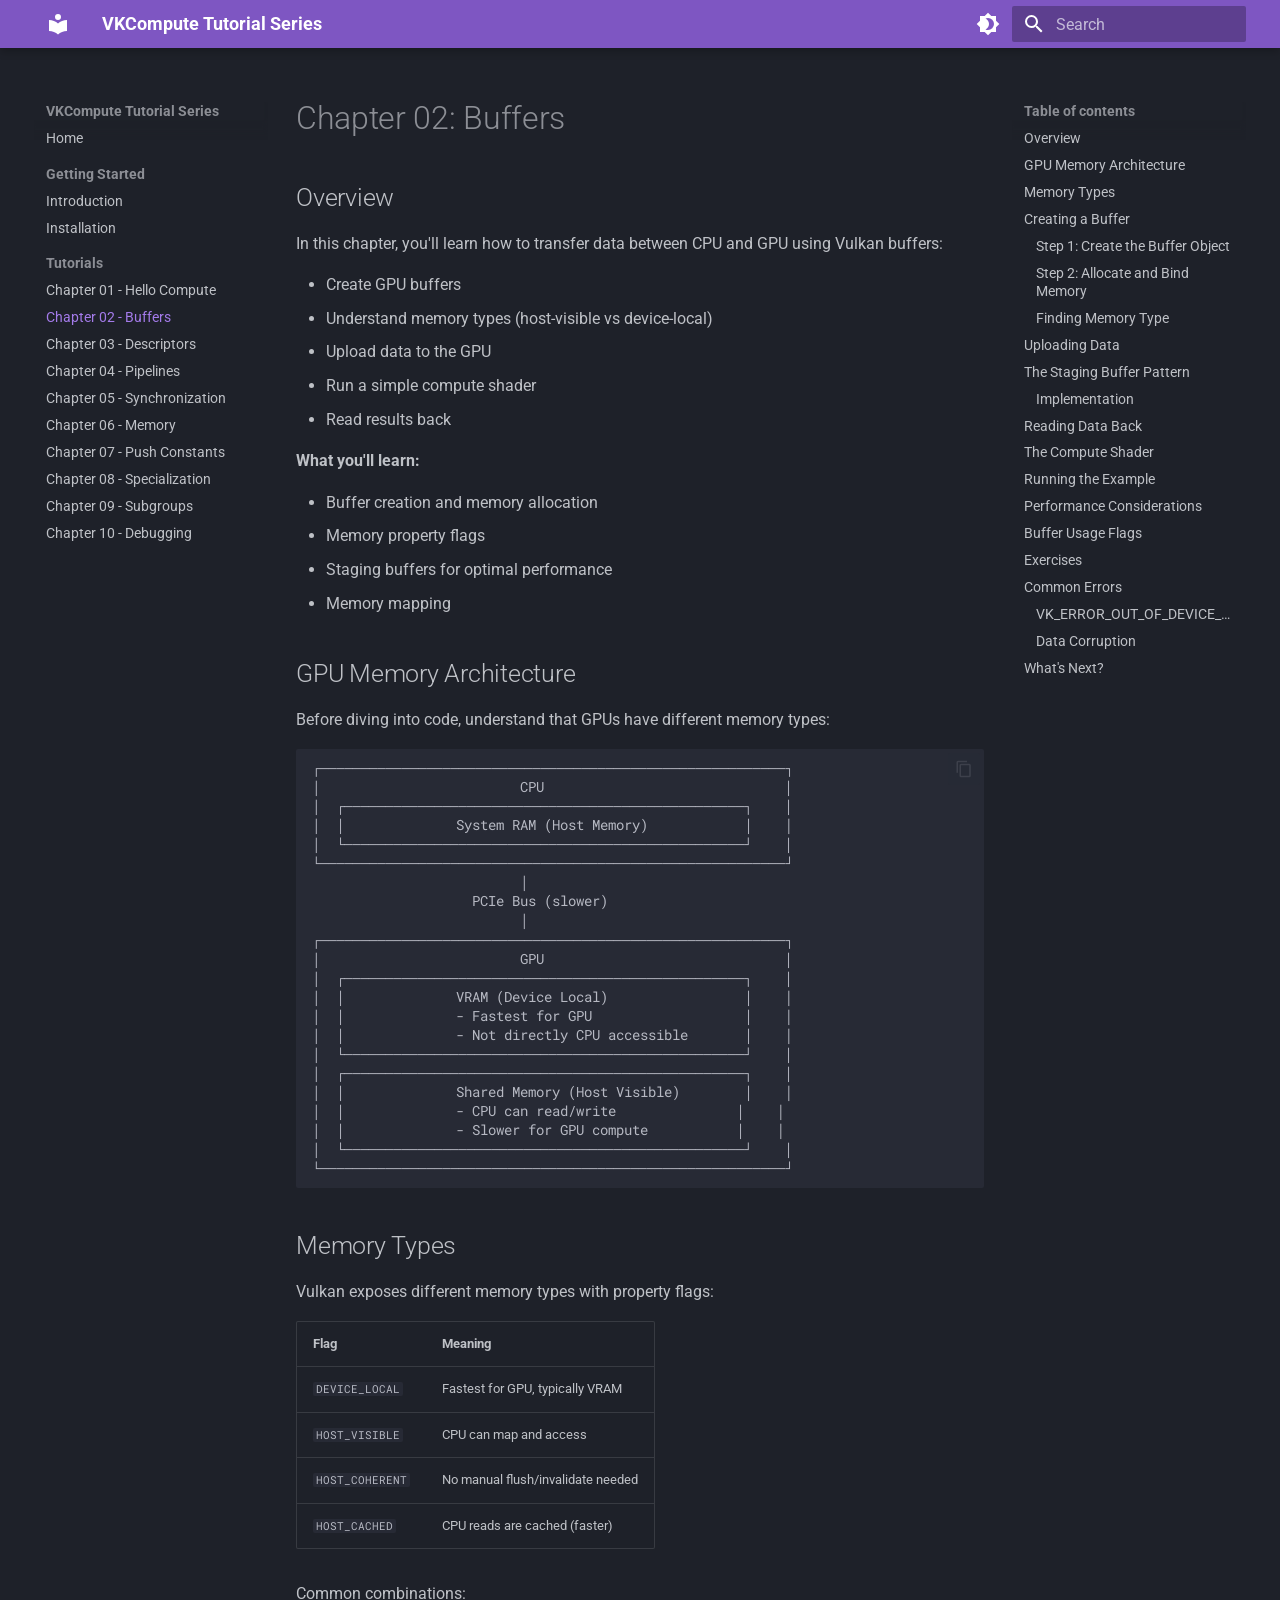
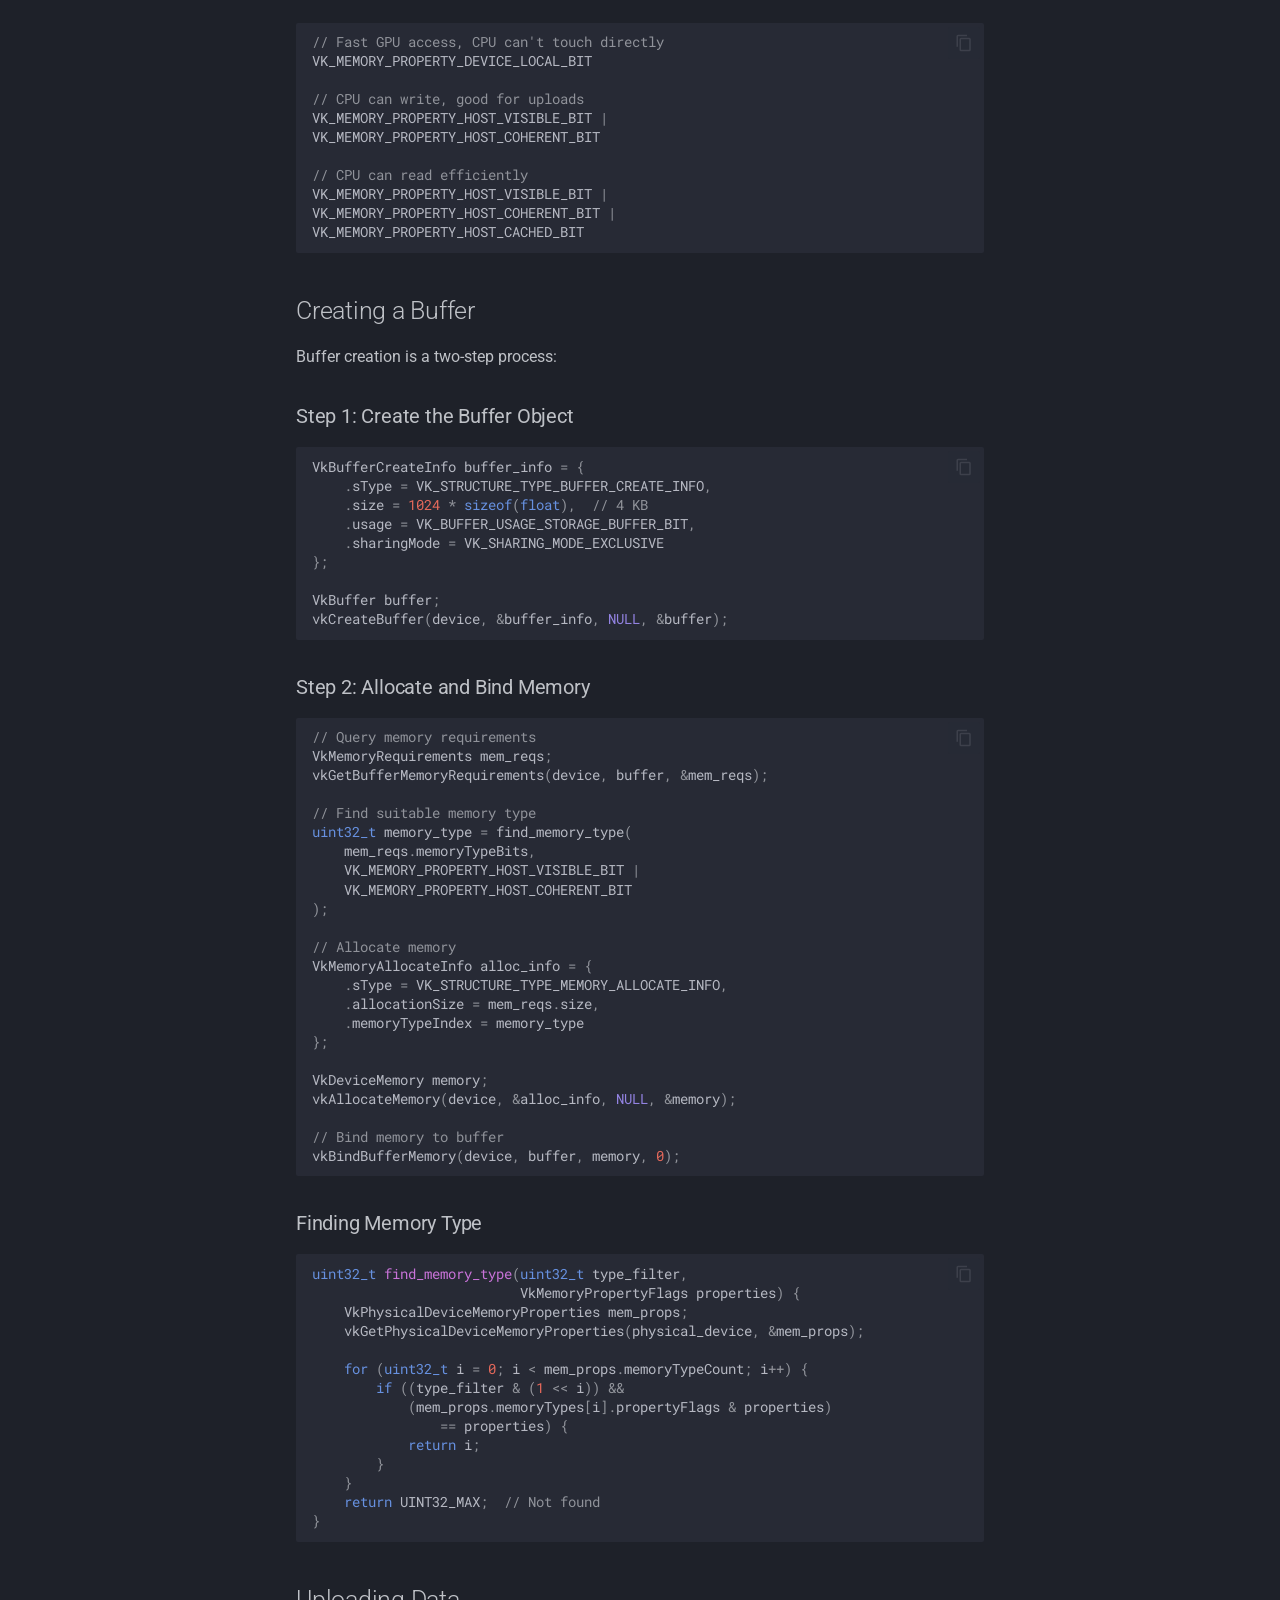
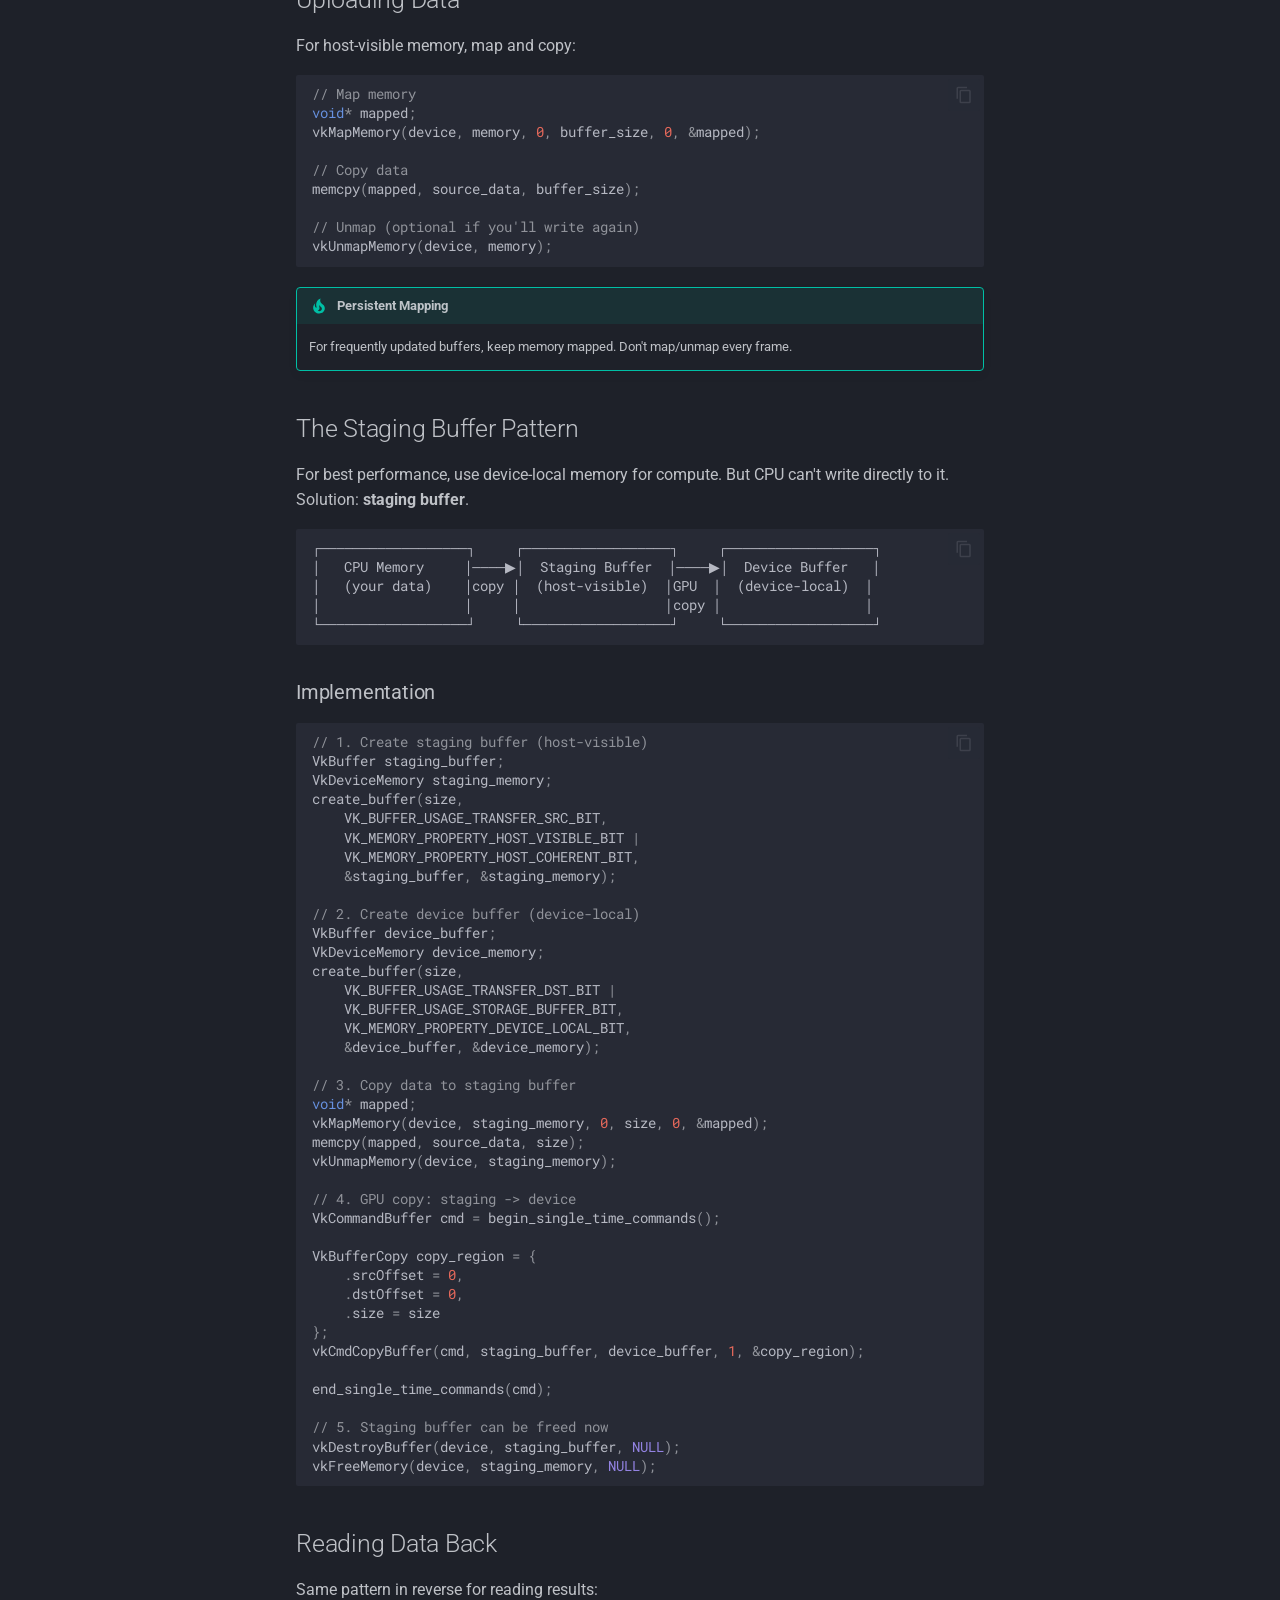
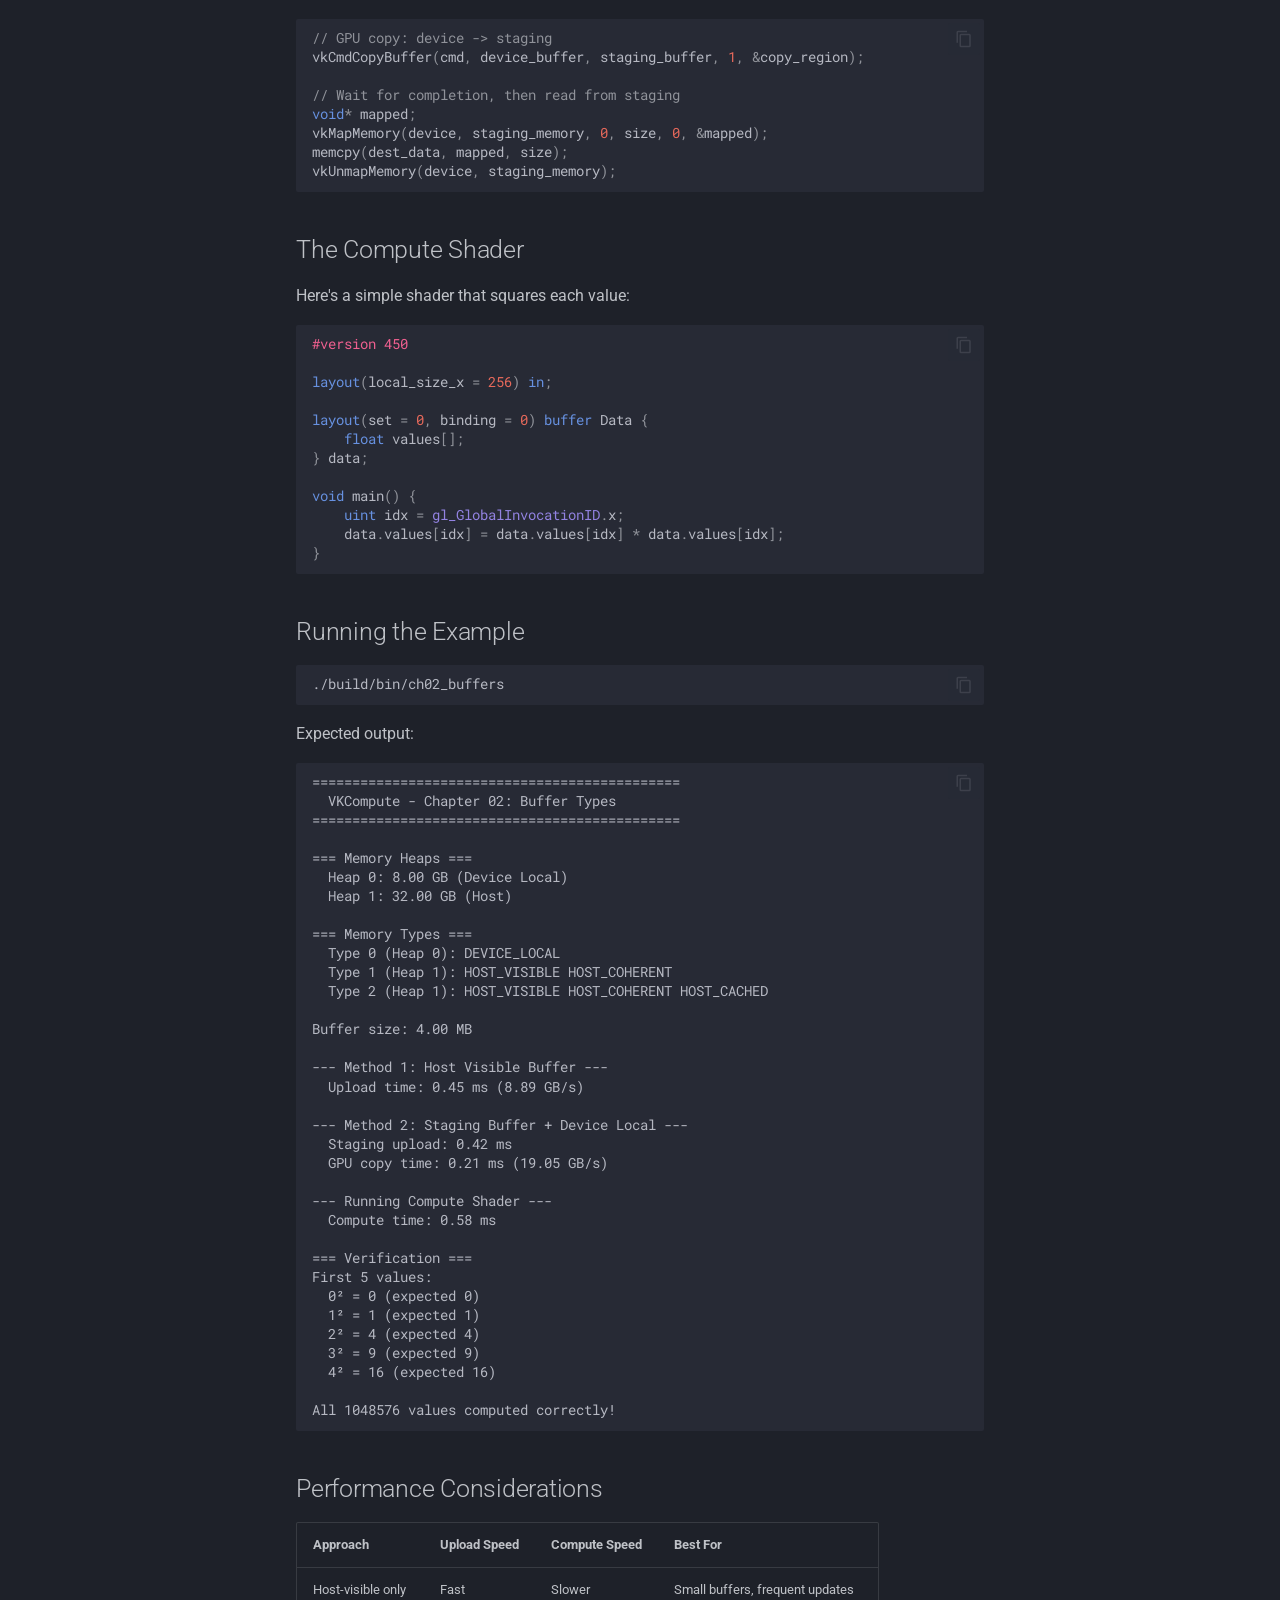
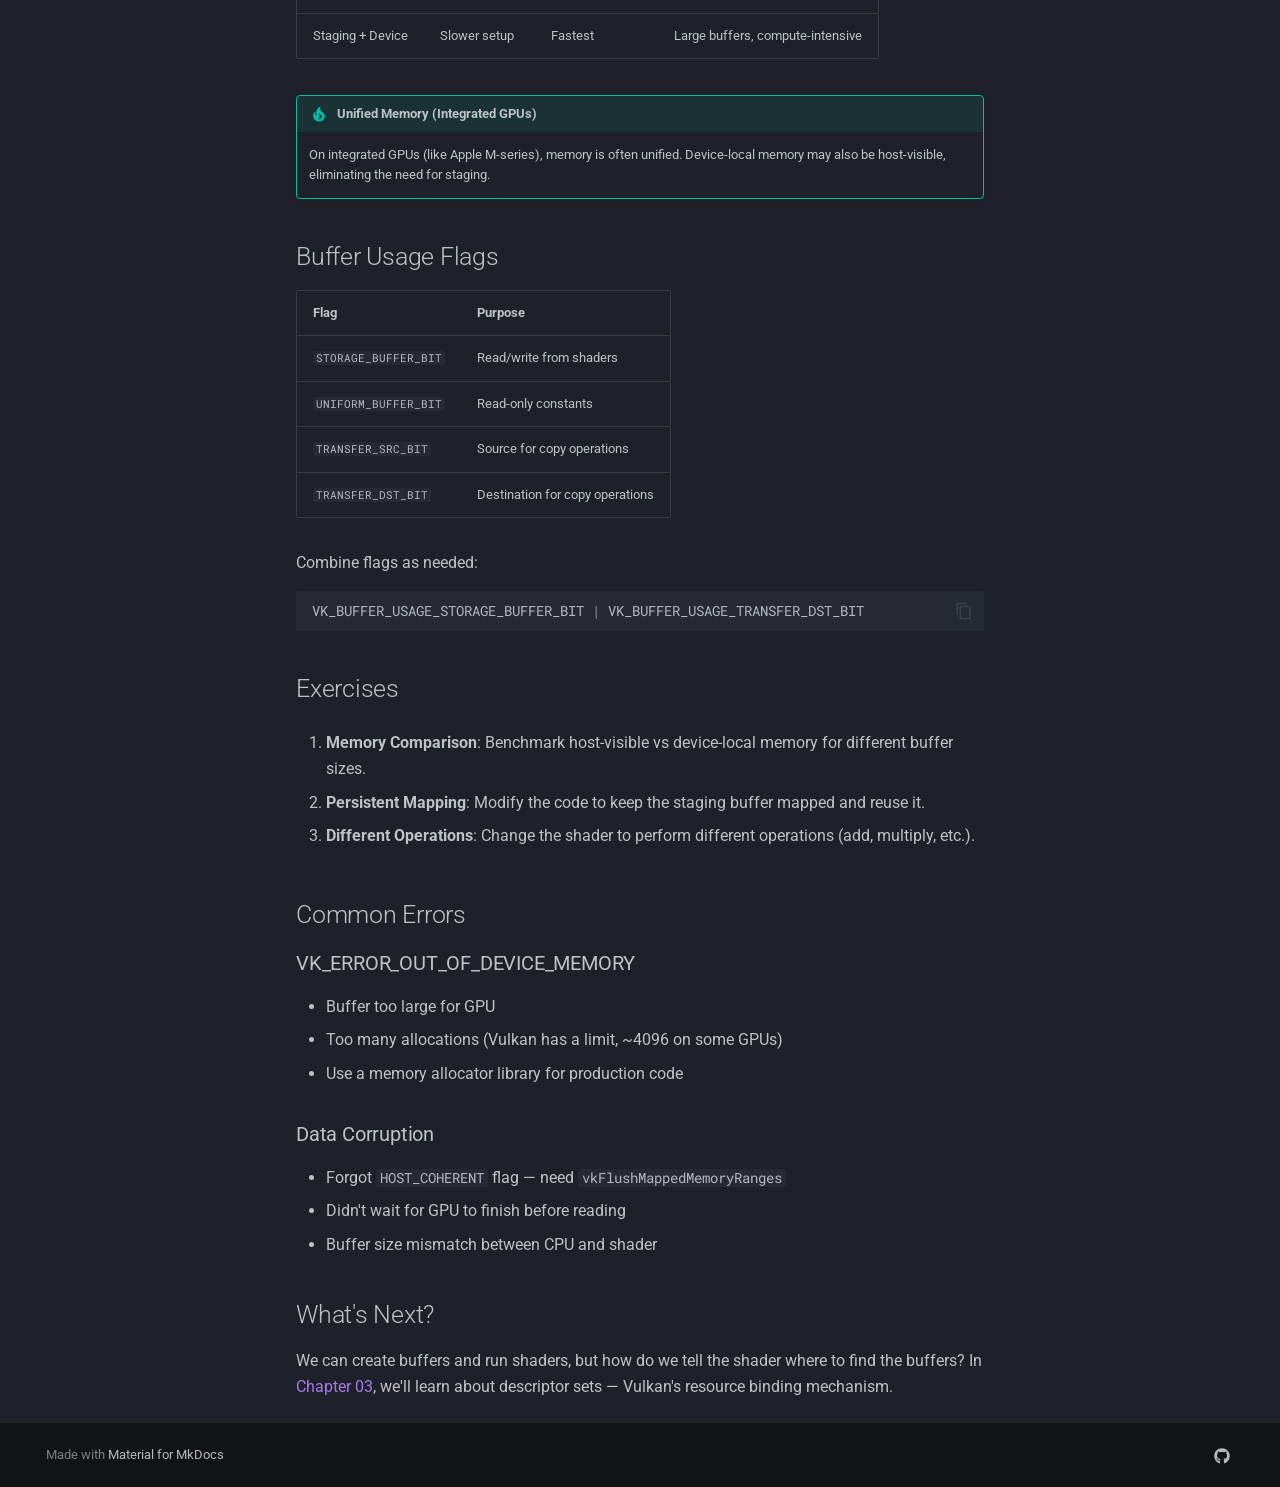
<file: docs/site/chapters/ch02_buffers/index.html>
<!doctype html>
<html lang="en" class="no-js">
  <head>
    
      <meta charset="utf-8">
      <meta name="viewport" content="width=device-width,initial-scale=1">
      
        <meta name="description" content="Learn Vulkan Compute from scratch with practical examples">
      
      
        <meta name="author" content="VKCompute">
      
      
      
        <link rel="prev" href="../ch01_hello_compute/">
      
      
        <link rel="next" href="../ch03_descriptors/">
      
      
        
      
      
      <link rel="icon" href="../../assets/images/favicon.png">
      <meta name="generator" content="mkdocs-1.6.1, mkdocs-material-9.7.1">
    
    
      
        <title>Chapter 02 - Buffers - VKCompute Tutorial Series</title>
      
    
    
      <link rel="stylesheet" href="../../assets/stylesheets/main.484c7ddc.min.css">
      
        
        <link rel="stylesheet" href="../../assets/stylesheets/palette.ab4e12ef.min.css">
      
      


    
    
      
    
    
      
        
        
        <link rel="preconnect" href="https://fonts.gstatic.com" crossorigin>
        <link rel="stylesheet" href="https://fonts.googleapis.com/css?family=Roboto:300,300i,400,400i,700,700i%7CRoboto+Mono:400,400i,700,700i&display=fallback">
        <style>:root{--md-text-font:"Roboto";--md-code-font:"Roboto Mono"}</style>
      
    
    
    <script>__md_scope=new URL("../..",location),__md_hash=e=>[...e].reduce(((e,_)=>(e<<5)-e+_.charCodeAt(0)),0),__md_get=(e,_=localStorage,t=__md_scope)=>JSON.parse(_.getItem(t.pathname+"."+e)),__md_set=(e,_,t=localStorage,a=__md_scope)=>{try{t.setItem(a.pathname+"."+e,JSON.stringify(_))}catch(e){}}</script>
    
      

    
    
  </head>
  
  
    
    
      
    
    
    
    
    <body dir="ltr" data-md-color-scheme="slate" data-md-color-primary="deep-purple" data-md-color-accent="amber">
  
    
    <input class="md-toggle" data-md-toggle="drawer" type="checkbox" id="__drawer" autocomplete="off">
    <input class="md-toggle" data-md-toggle="search" type="checkbox" id="__search" autocomplete="off">
    <label class="md-overlay" for="__drawer"></label>
    <div data-md-component="skip">
      
        
        <a href="#chapter-02-buffers" class="md-skip">
          Skip to content
        </a>
      
    </div>
    <div data-md-component="announce">
      
    </div>
    
    
      

  

<header class="md-header md-header--shadow" data-md-component="header">
  <nav class="md-header__inner md-grid" aria-label="Header">
    <a href="../.." title="VKCompute Tutorial Series" class="md-header__button md-logo" aria-label="VKCompute Tutorial Series" data-md-component="logo">
      
  
  <svg xmlns="http://www.w3.org/2000/svg" viewBox="0 0 24 24"><path d="M12 8a3 3 0 0 0 3-3 3 3 0 0 0-3-3 3 3 0 0 0-3 3 3 3 0 0 0 3 3m0 3.54C9.64 9.35 6.5 8 3 8v11c3.5 0 6.64 1.35 9 3.54 2.36-2.19 5.5-3.54 9-3.54V8c-3.5 0-6.64 1.35-9 3.54"/></svg>

    </a>
    <label class="md-header__button md-icon" for="__drawer">
      
      <svg xmlns="http://www.w3.org/2000/svg" viewBox="0 0 24 24"><path d="M3 6h18v2H3zm0 5h18v2H3zm0 5h18v2H3z"/></svg>
    </label>
    <div class="md-header__title" data-md-component="header-title">
      <div class="md-header__ellipsis">
        <div class="md-header__topic">
          <span class="md-ellipsis">
            VKCompute Tutorial Series
          </span>
        </div>
        <div class="md-header__topic" data-md-component="header-topic">
          <span class="md-ellipsis">
            
              Chapter 02 - Buffers
            
          </span>
        </div>
      </div>
    </div>
    
      
        <form class="md-header__option" data-md-component="palette">
  
    
    
    
    <input class="md-option" data-md-color-media="" data-md-color-scheme="slate" data-md-color-primary="deep-purple" data-md-color-accent="amber"  aria-label="Switch to light mode"  type="radio" name="__palette" id="__palette_0">
    
      <label class="md-header__button md-icon" title="Switch to light mode" for="__palette_1" hidden>
        <svg xmlns="http://www.w3.org/2000/svg" viewBox="0 0 24 24"><path d="M12 18c-.89 0-1.74-.2-2.5-.55C11.56 16.5 13 14.42 13 12s-1.44-4.5-3.5-5.45C10.26 6.2 11.11 6 12 6a6 6 0 0 1 6 6 6 6 0 0 1-6 6m8-9.31V4h-4.69L12 .69 8.69 4H4v4.69L.69 12 4 15.31V20h4.69L12 23.31 15.31 20H20v-4.69L23.31 12z"/></svg>
      </label>
    
  
    
    
    
    <input class="md-option" data-md-color-media="" data-md-color-scheme="default" data-md-color-primary="deep-purple" data-md-color-accent="amber"  aria-label="Switch to dark mode"  type="radio" name="__palette" id="__palette_1">
    
      <label class="md-header__button md-icon" title="Switch to dark mode" for="__palette_0" hidden>
        <svg xmlns="http://www.w3.org/2000/svg" viewBox="0 0 24 24"><path d="M12 8a4 4 0 0 0-4 4 4 4 0 0 0 4 4 4 4 0 0 0 4-4 4 4 0 0 0-4-4m0 10a6 6 0 0 1-6-6 6 6 0 0 1 6-6 6 6 0 0 1 6 6 6 6 0 0 1-6 6m8-9.31V4h-4.69L12 .69 8.69 4H4v4.69L.69 12 4 15.31V20h4.69L12 23.31 15.31 20H20v-4.69L23.31 12z"/></svg>
      </label>
    
  
</form>
      
    
    
      <script>var palette=__md_get("__palette");if(palette&&palette.color){if("(prefers-color-scheme)"===palette.color.media){var media=matchMedia("(prefers-color-scheme: light)"),input=document.querySelector(media.matches?"[data-md-color-media='(prefers-color-scheme: light)']":"[data-md-color-media='(prefers-color-scheme: dark)']");palette.color.media=input.getAttribute("data-md-color-media"),palette.color.scheme=input.getAttribute("data-md-color-scheme"),palette.color.primary=input.getAttribute("data-md-color-primary"),palette.color.accent=input.getAttribute("data-md-color-accent")}for(var[key,value]of Object.entries(palette.color))document.body.setAttribute("data-md-color-"+key,value)}</script>
    
    
    
      
      
        <label class="md-header__button md-icon" for="__search">
          
          <svg xmlns="http://www.w3.org/2000/svg" viewBox="0 0 24 24"><path d="M9.5 3A6.5 6.5 0 0 1 16 9.5c0 1.61-.59 3.09-1.56 4.23l.27.27h.79l5 5-1.5 1.5-5-5v-.79l-.27-.27A6.52 6.52 0 0 1 9.5 16 6.5 6.5 0 0 1 3 9.5 6.5 6.5 0 0 1 9.5 3m0 2C7 5 5 7 5 9.5S7 14 9.5 14 14 12 14 9.5 12 5 9.5 5"/></svg>
        </label>
        <div class="md-search" data-md-component="search" role="dialog">
  <label class="md-search__overlay" for="__search"></label>
  <div class="md-search__inner" role="search">
    <form class="md-search__form" name="search">
      <input type="text" class="md-search__input" name="query" aria-label="Search" placeholder="Search" autocapitalize="off" autocorrect="off" autocomplete="off" spellcheck="false" data-md-component="search-query" required>
      <label class="md-search__icon md-icon" for="__search">
        
        <svg xmlns="http://www.w3.org/2000/svg" viewBox="0 0 24 24"><path d="M9.5 3A6.5 6.5 0 0 1 16 9.5c0 1.61-.59 3.09-1.56 4.23l.27.27h.79l5 5-1.5 1.5-5-5v-.79l-.27-.27A6.52 6.52 0 0 1 9.5 16 6.5 6.5 0 0 1 3 9.5 6.5 6.5 0 0 1 9.5 3m0 2C7 5 5 7 5 9.5S7 14 9.5 14 14 12 14 9.5 12 5 9.5 5"/></svg>
        
        <svg xmlns="http://www.w3.org/2000/svg" viewBox="0 0 24 24"><path d="M20 11v2H8l5.5 5.5-1.42 1.42L4.16 12l7.92-7.92L13.5 5.5 8 11z"/></svg>
      </label>
      <nav class="md-search__options" aria-label="Search">
        
        <button type="reset" class="md-search__icon md-icon" title="Clear" aria-label="Clear" tabindex="-1">
          
          <svg xmlns="http://www.w3.org/2000/svg" viewBox="0 0 24 24"><path d="M19 6.41 17.59 5 12 10.59 6.41 5 5 6.41 10.59 12 5 17.59 6.41 19 12 13.41 17.59 19 19 17.59 13.41 12z"/></svg>
        </button>
      </nav>
      
    </form>
    <div class="md-search__output">
      <div class="md-search__scrollwrap" tabindex="0" data-md-scrollfix>
        <div class="md-search-result" data-md-component="search-result">
          <div class="md-search-result__meta">
            Initializing search
          </div>
          <ol class="md-search-result__list" role="presentation"></ol>
        </div>
      </div>
    </div>
  </div>
</div>
      
    
    
  </nav>
  
</header>
    
    <div class="md-container" data-md-component="container">
      
      
        
          
        
      
      <main class="md-main" data-md-component="main">
        <div class="md-main__inner md-grid">
          
            
              
              <div class="md-sidebar md-sidebar--primary" data-md-component="sidebar" data-md-type="navigation" >
                <div class="md-sidebar__scrollwrap">
                  <div class="md-sidebar__inner">
                    



<nav class="md-nav md-nav--primary" aria-label="Navigation" data-md-level="0">
  <label class="md-nav__title" for="__drawer">
    <a href="../.." title="VKCompute Tutorial Series" class="md-nav__button md-logo" aria-label="VKCompute Tutorial Series" data-md-component="logo">
      
  
  <svg xmlns="http://www.w3.org/2000/svg" viewBox="0 0 24 24"><path d="M12 8a3 3 0 0 0 3-3 3 3 0 0 0-3-3 3 3 0 0 0-3 3 3 3 0 0 0 3 3m0 3.54C9.64 9.35 6.5 8 3 8v11c3.5 0 6.64 1.35 9 3.54 2.36-2.19 5.5-3.54 9-3.54V8c-3.5 0-6.64 1.35-9 3.54"/></svg>

    </a>
    VKCompute Tutorial Series
  </label>
  
  <ul class="md-nav__list" data-md-scrollfix>
    
      
      
  
  
  
  
    <li class="md-nav__item">
      <a href="../.." class="md-nav__link">
        
  
  
  <span class="md-ellipsis">
    
  
    Home
  

    
  </span>
  
  

      </a>
    </li>
  

    
      
      
  
  
  
  
    
    
    
    
      
        
        
      
    
    
    <li class="md-nav__item md-nav__item--section md-nav__item--nested">
      
        
        
          
        
        <input class="md-nav__toggle md-toggle md-toggle--indeterminate" type="checkbox" id="__nav_2" >
        
          
          <label class="md-nav__link" for="__nav_2" id="__nav_2_label" tabindex="">
            
  
  
  <span class="md-ellipsis">
    
  
    Getting Started
  

    
  </span>
  
  

            <span class="md-nav__icon md-icon"></span>
          </label>
        
        <nav class="md-nav" data-md-level="1" aria-labelledby="__nav_2_label" aria-expanded="false">
          <label class="md-nav__title" for="__nav_2">
            <span class="md-nav__icon md-icon"></span>
            
  
    Getting Started
  

          </label>
          <ul class="md-nav__list" data-md-scrollfix>
            
              
                
  
  
  
  
    <li class="md-nav__item">
      <a href="../../introduction/" class="md-nav__link">
        
  
  
  <span class="md-ellipsis">
    
  
    Introduction
  

    
  </span>
  
  

      </a>
    </li>
  

              
            
              
                
  
  
  
  
    <li class="md-nav__item">
      <a href="../../installation/" class="md-nav__link">
        
  
  
  <span class="md-ellipsis">
    
  
    Installation
  

    
  </span>
  
  

      </a>
    </li>
  

              
            
          </ul>
        </nav>
      
    </li>
  

    
      
      
  
  
    
  
  
  
    
    
    
    
      
        
        
      
    
    
    <li class="md-nav__item md-nav__item--active md-nav__item--section md-nav__item--nested">
      
        
        
        <input class="md-nav__toggle md-toggle " type="checkbox" id="__nav_3" checked>
        
          
          <label class="md-nav__link" for="__nav_3" id="__nav_3_label" tabindex="">
            
  
  
  <span class="md-ellipsis">
    
  
    Tutorials
  

    
  </span>
  
  

            <span class="md-nav__icon md-icon"></span>
          </label>
        
        <nav class="md-nav" data-md-level="1" aria-labelledby="__nav_3_label" aria-expanded="true">
          <label class="md-nav__title" for="__nav_3">
            <span class="md-nav__icon md-icon"></span>
            
  
    Tutorials
  

          </label>
          <ul class="md-nav__list" data-md-scrollfix>
            
              
                
  
  
  
  
    <li class="md-nav__item">
      <a href="../ch01_hello_compute/" class="md-nav__link">
        
  
  
  <span class="md-ellipsis">
    
  
    Chapter 01 - Hello Compute
  

    
  </span>
  
  

      </a>
    </li>
  

              
            
              
                
  
  
    
  
  
  
    <li class="md-nav__item md-nav__item--active">
      
      <input class="md-nav__toggle md-toggle" type="checkbox" id="__toc">
      
      
        
      
      
        <label class="md-nav__link md-nav__link--active" for="__toc">
          
  
  
  <span class="md-ellipsis">
    
  
    Chapter 02 - Buffers
  

    
  </span>
  
  

          <span class="md-nav__icon md-icon"></span>
        </label>
      
      <a href="./" class="md-nav__link md-nav__link--active">
        
  
  
  <span class="md-ellipsis">
    
  
    Chapter 02 - Buffers
  

    
  </span>
  
  

      </a>
      
        

<nav class="md-nav md-nav--secondary" aria-label="Table of contents">
  
  
  
    
  
  
    <label class="md-nav__title" for="__toc">
      <span class="md-nav__icon md-icon"></span>
      Table of contents
    </label>
    <ul class="md-nav__list" data-md-component="toc" data-md-scrollfix>
      
        <li class="md-nav__item">
  <a href="#overview" class="md-nav__link">
    <span class="md-ellipsis">
      
        Overview
      
    </span>
  </a>
  
</li>
      
        <li class="md-nav__item">
  <a href="#gpu-memory-architecture" class="md-nav__link">
    <span class="md-ellipsis">
      
        GPU Memory Architecture
      
    </span>
  </a>
  
</li>
      
        <li class="md-nav__item">
  <a href="#memory-types" class="md-nav__link">
    <span class="md-ellipsis">
      
        Memory Types
      
    </span>
  </a>
  
</li>
      
        <li class="md-nav__item">
  <a href="#creating-a-buffer" class="md-nav__link">
    <span class="md-ellipsis">
      
        Creating a Buffer
      
    </span>
  </a>
  
    <nav class="md-nav" aria-label="Creating a Buffer">
      <ul class="md-nav__list">
        
          <li class="md-nav__item">
  <a href="#step-1-create-the-buffer-object" class="md-nav__link">
    <span class="md-ellipsis">
      
        Step 1: Create the Buffer Object
      
    </span>
  </a>
  
</li>
        
          <li class="md-nav__item">
  <a href="#step-2-allocate-and-bind-memory" class="md-nav__link">
    <span class="md-ellipsis">
      
        Step 2: Allocate and Bind Memory
      
    </span>
  </a>
  
</li>
        
          <li class="md-nav__item">
  <a href="#finding-memory-type" class="md-nav__link">
    <span class="md-ellipsis">
      
        Finding Memory Type
      
    </span>
  </a>
  
</li>
        
      </ul>
    </nav>
  
</li>
      
        <li class="md-nav__item">
  <a href="#uploading-data" class="md-nav__link">
    <span class="md-ellipsis">
      
        Uploading Data
      
    </span>
  </a>
  
</li>
      
        <li class="md-nav__item">
  <a href="#the-staging-buffer-pattern" class="md-nav__link">
    <span class="md-ellipsis">
      
        The Staging Buffer Pattern
      
    </span>
  </a>
  
    <nav class="md-nav" aria-label="The Staging Buffer Pattern">
      <ul class="md-nav__list">
        
          <li class="md-nav__item">
  <a href="#implementation" class="md-nav__link">
    <span class="md-ellipsis">
      
        Implementation
      
    </span>
  </a>
  
</li>
        
      </ul>
    </nav>
  
</li>
      
        <li class="md-nav__item">
  <a href="#reading-data-back" class="md-nav__link">
    <span class="md-ellipsis">
      
        Reading Data Back
      
    </span>
  </a>
  
</li>
      
        <li class="md-nav__item">
  <a href="#the-compute-shader" class="md-nav__link">
    <span class="md-ellipsis">
      
        The Compute Shader
      
    </span>
  </a>
  
</li>
      
        <li class="md-nav__item">
  <a href="#running-the-example" class="md-nav__link">
    <span class="md-ellipsis">
      
        Running the Example
      
    </span>
  </a>
  
</li>
      
        <li class="md-nav__item">
  <a href="#performance-considerations" class="md-nav__link">
    <span class="md-ellipsis">
      
        Performance Considerations
      
    </span>
  </a>
  
</li>
      
        <li class="md-nav__item">
  <a href="#buffer-usage-flags" class="md-nav__link">
    <span class="md-ellipsis">
      
        Buffer Usage Flags
      
    </span>
  </a>
  
</li>
      
        <li class="md-nav__item">
  <a href="#exercises" class="md-nav__link">
    <span class="md-ellipsis">
      
        Exercises
      
    </span>
  </a>
  
</li>
      
        <li class="md-nav__item">
  <a href="#common-errors" class="md-nav__link">
    <span class="md-ellipsis">
      
        Common Errors
      
    </span>
  </a>
  
    <nav class="md-nav" aria-label="Common Errors">
      <ul class="md-nav__list">
        
          <li class="md-nav__item">
  <a href="#vk_error_out_of_device_memory" class="md-nav__link">
    <span class="md-ellipsis">
      
        VK_ERROR_OUT_OF_DEVICE_MEMORY
      
    </span>
  </a>
  
</li>
        
          <li class="md-nav__item">
  <a href="#data-corruption" class="md-nav__link">
    <span class="md-ellipsis">
      
        Data Corruption
      
    </span>
  </a>
  
</li>
        
      </ul>
    </nav>
  
</li>
      
        <li class="md-nav__item">
  <a href="#whats-next" class="md-nav__link">
    <span class="md-ellipsis">
      
        What's Next?
      
    </span>
  </a>
  
</li>
      
    </ul>
  
</nav>
      
    </li>
  

              
            
              
                
  
  
  
  
    <li class="md-nav__item">
      <a href="../ch03_descriptors/" class="md-nav__link">
        
  
  
  <span class="md-ellipsis">
    
  
    Chapter 03 - Descriptors
  

    
  </span>
  
  

      </a>
    </li>
  

              
            
              
                
  
  
  
  
    <li class="md-nav__item">
      <a href="../ch04_pipelines/" class="md-nav__link">
        
  
  
  <span class="md-ellipsis">
    
  
    Chapter 04 - Pipelines
  

    
  </span>
  
  

      </a>
    </li>
  

              
            
              
                
  
  
  
  
    <li class="md-nav__item">
      <a href="../ch05_synchronization/" class="md-nav__link">
        
  
  
  <span class="md-ellipsis">
    
  
    Chapter 05 - Synchronization
  

    
  </span>
  
  

      </a>
    </li>
  

              
            
              
                
  
  
  
  
    <li class="md-nav__item">
      <a href="../ch06_memory/" class="md-nav__link">
        
  
  
  <span class="md-ellipsis">
    
  
    Chapter 06 - Memory
  

    
  </span>
  
  

      </a>
    </li>
  

              
            
              
                
  
  
  
  
    <li class="md-nav__item">
      <a href="../ch07_push_constants/" class="md-nav__link">
        
  
  
  <span class="md-ellipsis">
    
  
    Chapter 07 - Push Constants
  

    
  </span>
  
  

      </a>
    </li>
  

              
            
              
                
  
  
  
  
    <li class="md-nav__item">
      <a href="../ch08_specialization/" class="md-nav__link">
        
  
  
  <span class="md-ellipsis">
    
  
    Chapter 08 - Specialization
  

    
  </span>
  
  

      </a>
    </li>
  

              
            
              
                
  
  
  
  
    <li class="md-nav__item">
      <a href="../ch09_subgroups/" class="md-nav__link">
        
  
  
  <span class="md-ellipsis">
    
  
    Chapter 09 - Subgroups
  

    
  </span>
  
  

      </a>
    </li>
  

              
            
              
                
  
  
  
  
    <li class="md-nav__item">
      <a href="../ch10_debugging/" class="md-nav__link">
        
  
  
  <span class="md-ellipsis">
    
  
    Chapter 10 - Debugging
  

    
  </span>
  
  

      </a>
    </li>
  

              
            
          </ul>
        </nav>
      
    </li>
  

    
  </ul>
</nav>
                  </div>
                </div>
              </div>
            
            
              
              <div class="md-sidebar md-sidebar--secondary" data-md-component="sidebar" data-md-type="toc" >
                <div class="md-sidebar__scrollwrap">
                  <div class="md-sidebar__inner">
                    

<nav class="md-nav md-nav--secondary" aria-label="Table of contents">
  
  
  
    
  
  
    <label class="md-nav__title" for="__toc">
      <span class="md-nav__icon md-icon"></span>
      Table of contents
    </label>
    <ul class="md-nav__list" data-md-component="toc" data-md-scrollfix>
      
        <li class="md-nav__item">
  <a href="#overview" class="md-nav__link">
    <span class="md-ellipsis">
      
        Overview
      
    </span>
  </a>
  
</li>
      
        <li class="md-nav__item">
  <a href="#gpu-memory-architecture" class="md-nav__link">
    <span class="md-ellipsis">
      
        GPU Memory Architecture
      
    </span>
  </a>
  
</li>
      
        <li class="md-nav__item">
  <a href="#memory-types" class="md-nav__link">
    <span class="md-ellipsis">
      
        Memory Types
      
    </span>
  </a>
  
</li>
      
        <li class="md-nav__item">
  <a href="#creating-a-buffer" class="md-nav__link">
    <span class="md-ellipsis">
      
        Creating a Buffer
      
    </span>
  </a>
  
    <nav class="md-nav" aria-label="Creating a Buffer">
      <ul class="md-nav__list">
        
          <li class="md-nav__item">
  <a href="#step-1-create-the-buffer-object" class="md-nav__link">
    <span class="md-ellipsis">
      
        Step 1: Create the Buffer Object
      
    </span>
  </a>
  
</li>
        
          <li class="md-nav__item">
  <a href="#step-2-allocate-and-bind-memory" class="md-nav__link">
    <span class="md-ellipsis">
      
        Step 2: Allocate and Bind Memory
      
    </span>
  </a>
  
</li>
        
          <li class="md-nav__item">
  <a href="#finding-memory-type" class="md-nav__link">
    <span class="md-ellipsis">
      
        Finding Memory Type
      
    </span>
  </a>
  
</li>
        
      </ul>
    </nav>
  
</li>
      
        <li class="md-nav__item">
  <a href="#uploading-data" class="md-nav__link">
    <span class="md-ellipsis">
      
        Uploading Data
      
    </span>
  </a>
  
</li>
      
        <li class="md-nav__item">
  <a href="#the-staging-buffer-pattern" class="md-nav__link">
    <span class="md-ellipsis">
      
        The Staging Buffer Pattern
      
    </span>
  </a>
  
    <nav class="md-nav" aria-label="The Staging Buffer Pattern">
      <ul class="md-nav__list">
        
          <li class="md-nav__item">
  <a href="#implementation" class="md-nav__link">
    <span class="md-ellipsis">
      
        Implementation
      
    </span>
  </a>
  
</li>
        
      </ul>
    </nav>
  
</li>
      
        <li class="md-nav__item">
  <a href="#reading-data-back" class="md-nav__link">
    <span class="md-ellipsis">
      
        Reading Data Back
      
    </span>
  </a>
  
</li>
      
        <li class="md-nav__item">
  <a href="#the-compute-shader" class="md-nav__link">
    <span class="md-ellipsis">
      
        The Compute Shader
      
    </span>
  </a>
  
</li>
      
        <li class="md-nav__item">
  <a href="#running-the-example" class="md-nav__link">
    <span class="md-ellipsis">
      
        Running the Example
      
    </span>
  </a>
  
</li>
      
        <li class="md-nav__item">
  <a href="#performance-considerations" class="md-nav__link">
    <span class="md-ellipsis">
      
        Performance Considerations
      
    </span>
  </a>
  
</li>
      
        <li class="md-nav__item">
  <a href="#buffer-usage-flags" class="md-nav__link">
    <span class="md-ellipsis">
      
        Buffer Usage Flags
      
    </span>
  </a>
  
</li>
      
        <li class="md-nav__item">
  <a href="#exercises" class="md-nav__link">
    <span class="md-ellipsis">
      
        Exercises
      
    </span>
  </a>
  
</li>
      
        <li class="md-nav__item">
  <a href="#common-errors" class="md-nav__link">
    <span class="md-ellipsis">
      
        Common Errors
      
    </span>
  </a>
  
    <nav class="md-nav" aria-label="Common Errors">
      <ul class="md-nav__list">
        
          <li class="md-nav__item">
  <a href="#vk_error_out_of_device_memory" class="md-nav__link">
    <span class="md-ellipsis">
      
        VK_ERROR_OUT_OF_DEVICE_MEMORY
      
    </span>
  </a>
  
</li>
        
          <li class="md-nav__item">
  <a href="#data-corruption" class="md-nav__link">
    <span class="md-ellipsis">
      
        Data Corruption
      
    </span>
  </a>
  
</li>
        
      </ul>
    </nav>
  
</li>
      
        <li class="md-nav__item">
  <a href="#whats-next" class="md-nav__link">
    <span class="md-ellipsis">
      
        What's Next?
      
    </span>
  </a>
  
</li>
      
    </ul>
  
</nav>
                  </div>
                </div>
              </div>
            
          
          
            <div class="md-content" data-md-component="content">
              
              <article class="md-content__inner md-typeset">
                
                  



<h1 id="chapter-02-buffers">Chapter 02: Buffers<a class="headerlink" href="#chapter-02-buffers" title="Permanent link">&para;</a></h1>
<h2 id="overview">Overview<a class="headerlink" href="#overview" title="Permanent link">&para;</a></h2>
<p>In this chapter, you'll learn how to transfer data between CPU and GPU using Vulkan buffers:</p>
<ul>
<li>Create GPU buffers</li>
<li>Understand memory types (host-visible vs device-local)</li>
<li>Upload data to the GPU</li>
<li>Run a simple compute shader</li>
<li>Read results back</li>
</ul>
<p><strong>What you'll learn:</strong></p>
<ul>
<li>Buffer creation and memory allocation</li>
<li>Memory property flags</li>
<li>Staging buffers for optimal performance</li>
<li>Memory mapping</li>
</ul>
<h2 id="gpu-memory-architecture">GPU Memory Architecture<a class="headerlink" href="#gpu-memory-architecture" title="Permanent link">&para;</a></h2>
<p>Before diving into code, understand that GPUs have different memory types:</p>
<div class="highlight"><pre><span></span><code><a id="__codelineno-0-1" name="__codelineno-0-1" href="#__codelineno-0-1"></a>┌─────────────────────────────────────────────────────────┐
<a id="__codelineno-0-2" name="__codelineno-0-2" href="#__codelineno-0-2"></a>│                         CPU                              │
<a id="__codelineno-0-3" name="__codelineno-0-3" href="#__codelineno-0-3"></a>│  ┌─────────────────────────────────────────────────┐    │
<a id="__codelineno-0-4" name="__codelineno-0-4" href="#__codelineno-0-4"></a>│  │              System RAM (Host Memory)            │    │
<a id="__codelineno-0-5" name="__codelineno-0-5" href="#__codelineno-0-5"></a>│  └─────────────────────────────────────────────────┘    │
<a id="__codelineno-0-6" name="__codelineno-0-6" href="#__codelineno-0-6"></a>└─────────────────────────────────────────────────────────┘
<a id="__codelineno-0-7" name="__codelineno-0-7" href="#__codelineno-0-7"></a>                          │
<a id="__codelineno-0-8" name="__codelineno-0-8" href="#__codelineno-0-8"></a>                    PCIe Bus (slower)
<a id="__codelineno-0-9" name="__codelineno-0-9" href="#__codelineno-0-9"></a>                          │
<a id="__codelineno-0-10" name="__codelineno-0-10" href="#__codelineno-0-10"></a>┌─────────────────────────────────────────────────────────┐
<a id="__codelineno-0-11" name="__codelineno-0-11" href="#__codelineno-0-11"></a>│                         GPU                              │
<a id="__codelineno-0-12" name="__codelineno-0-12" href="#__codelineno-0-12"></a>│  ┌─────────────────────────────────────────────────┐    │
<a id="__codelineno-0-13" name="__codelineno-0-13" href="#__codelineno-0-13"></a>│  │              VRAM (Device Local)                 │    │
<a id="__codelineno-0-14" name="__codelineno-0-14" href="#__codelineno-0-14"></a>│  │              - Fastest for GPU                   │    │
<a id="__codelineno-0-15" name="__codelineno-0-15" href="#__codelineno-0-15"></a>│  │              - Not directly CPU accessible       │    │
<a id="__codelineno-0-16" name="__codelineno-0-16" href="#__codelineno-0-16"></a>│  └─────────────────────────────────────────────────┘    │
<a id="__codelineno-0-17" name="__codelineno-0-17" href="#__codelineno-0-17"></a>│  ┌─────────────────────────────────────────────────┐    │
<a id="__codelineno-0-18" name="__codelineno-0-18" href="#__codelineno-0-18"></a>│  │              Shared Memory (Host Visible)        │    │
<a id="__codelineno-0-19" name="__codelineno-0-19" href="#__codelineno-0-19"></a>│  │              - CPU can read/write               │    │
<a id="__codelineno-0-20" name="__codelineno-0-20" href="#__codelineno-0-20"></a>│  │              - Slower for GPU compute           │    │
<a id="__codelineno-0-21" name="__codelineno-0-21" href="#__codelineno-0-21"></a>│  └─────────────────────────────────────────────────┘    │
<a id="__codelineno-0-22" name="__codelineno-0-22" href="#__codelineno-0-22"></a>└─────────────────────────────────────────────────────────┘
</code></pre></div>
<h2 id="memory-types">Memory Types<a class="headerlink" href="#memory-types" title="Permanent link">&para;</a></h2>
<p>Vulkan exposes different memory types with property flags:</p>
<table>
<thead>
<tr>
<th>Flag</th>
<th>Meaning</th>
</tr>
</thead>
<tbody>
<tr>
<td><code>DEVICE_LOCAL</code></td>
<td>Fastest for GPU, typically VRAM</td>
</tr>
<tr>
<td><code>HOST_VISIBLE</code></td>
<td>CPU can map and access</td>
</tr>
<tr>
<td><code>HOST_COHERENT</code></td>
<td>No manual flush/invalidate needed</td>
</tr>
<tr>
<td><code>HOST_CACHED</code></td>
<td>CPU reads are cached (faster)</td>
</tr>
</tbody>
</table>
<p>Common combinations:</p>
<div class="highlight"><pre><span></span><code><a id="__codelineno-1-1" name="__codelineno-1-1" href="#__codelineno-1-1"></a><span class="c1">// Fast GPU access, CPU can&#39;t touch directly</span>
<a id="__codelineno-1-2" name="__codelineno-1-2" href="#__codelineno-1-2"></a><span class="n">VK_MEMORY_PROPERTY_DEVICE_LOCAL_BIT</span>
<a id="__codelineno-1-3" name="__codelineno-1-3" href="#__codelineno-1-3"></a>
<a id="__codelineno-1-4" name="__codelineno-1-4" href="#__codelineno-1-4"></a><span class="c1">// CPU can write, good for uploads</span>
<a id="__codelineno-1-5" name="__codelineno-1-5" href="#__codelineno-1-5"></a><span class="n">VK_MEMORY_PROPERTY_HOST_VISIBLE_BIT</span><span class="w"> </span><span class="o">|</span><span class="w"> </span>
<a id="__codelineno-1-6" name="__codelineno-1-6" href="#__codelineno-1-6"></a><span class="n">VK_MEMORY_PROPERTY_HOST_COHERENT_BIT</span>
<a id="__codelineno-1-7" name="__codelineno-1-7" href="#__codelineno-1-7"></a>
<a id="__codelineno-1-8" name="__codelineno-1-8" href="#__codelineno-1-8"></a><span class="c1">// CPU can read efficiently</span>
<a id="__codelineno-1-9" name="__codelineno-1-9" href="#__codelineno-1-9"></a><span class="n">VK_MEMORY_PROPERTY_HOST_VISIBLE_BIT</span><span class="w"> </span><span class="o">|</span><span class="w"> </span>
<a id="__codelineno-1-10" name="__codelineno-1-10" href="#__codelineno-1-10"></a><span class="n">VK_MEMORY_PROPERTY_HOST_COHERENT_BIT</span><span class="w"> </span><span class="o">|</span>
<a id="__codelineno-1-11" name="__codelineno-1-11" href="#__codelineno-1-11"></a><span class="n">VK_MEMORY_PROPERTY_HOST_CACHED_BIT</span>
</code></pre></div>
<h2 id="creating-a-buffer">Creating a Buffer<a class="headerlink" href="#creating-a-buffer" title="Permanent link">&para;</a></h2>
<p>Buffer creation is a two-step process:</p>
<h3 id="step-1-create-the-buffer-object">Step 1: Create the Buffer Object<a class="headerlink" href="#step-1-create-the-buffer-object" title="Permanent link">&para;</a></h3>
<div class="highlight"><pre><span></span><code><a id="__codelineno-2-1" name="__codelineno-2-1" href="#__codelineno-2-1"></a><span class="n">VkBufferCreateInfo</span><span class="w"> </span><span class="n">buffer_info</span><span class="w"> </span><span class="o">=</span><span class="w"> </span><span class="p">{</span>
<a id="__codelineno-2-2" name="__codelineno-2-2" href="#__codelineno-2-2"></a><span class="w">    </span><span class="p">.</span><span class="n">sType</span><span class="w"> </span><span class="o">=</span><span class="w"> </span><span class="n">VK_STRUCTURE_TYPE_BUFFER_CREATE_INFO</span><span class="p">,</span>
<a id="__codelineno-2-3" name="__codelineno-2-3" href="#__codelineno-2-3"></a><span class="w">    </span><span class="p">.</span><span class="n">size</span><span class="w"> </span><span class="o">=</span><span class="w"> </span><span class="mi">1024</span><span class="w"> </span><span class="o">*</span><span class="w"> </span><span class="k">sizeof</span><span class="p">(</span><span class="kt">float</span><span class="p">),</span><span class="w">  </span><span class="c1">// 4 KB</span>
<a id="__codelineno-2-4" name="__codelineno-2-4" href="#__codelineno-2-4"></a><span class="w">    </span><span class="p">.</span><span class="n">usage</span><span class="w"> </span><span class="o">=</span><span class="w"> </span><span class="n">VK_BUFFER_USAGE_STORAGE_BUFFER_BIT</span><span class="p">,</span>
<a id="__codelineno-2-5" name="__codelineno-2-5" href="#__codelineno-2-5"></a><span class="w">    </span><span class="p">.</span><span class="n">sharingMode</span><span class="w"> </span><span class="o">=</span><span class="w"> </span><span class="n">VK_SHARING_MODE_EXCLUSIVE</span>
<a id="__codelineno-2-6" name="__codelineno-2-6" href="#__codelineno-2-6"></a><span class="p">};</span>
<a id="__codelineno-2-7" name="__codelineno-2-7" href="#__codelineno-2-7"></a>
<a id="__codelineno-2-8" name="__codelineno-2-8" href="#__codelineno-2-8"></a><span class="n">VkBuffer</span><span class="w"> </span><span class="n">buffer</span><span class="p">;</span>
<a id="__codelineno-2-9" name="__codelineno-2-9" href="#__codelineno-2-9"></a><span class="n">vkCreateBuffer</span><span class="p">(</span><span class="n">device</span><span class="p">,</span><span class="w"> </span><span class="o">&amp;</span><span class="n">buffer_info</span><span class="p">,</span><span class="w"> </span><span class="nb">NULL</span><span class="p">,</span><span class="w"> </span><span class="o">&amp;</span><span class="n">buffer</span><span class="p">);</span>
</code></pre></div>
<h3 id="step-2-allocate-and-bind-memory">Step 2: Allocate and Bind Memory<a class="headerlink" href="#step-2-allocate-and-bind-memory" title="Permanent link">&para;</a></h3>
<div class="highlight"><pre><span></span><code><a id="__codelineno-3-1" name="__codelineno-3-1" href="#__codelineno-3-1"></a><span class="c1">// Query memory requirements</span>
<a id="__codelineno-3-2" name="__codelineno-3-2" href="#__codelineno-3-2"></a><span class="n">VkMemoryRequirements</span><span class="w"> </span><span class="n">mem_reqs</span><span class="p">;</span>
<a id="__codelineno-3-3" name="__codelineno-3-3" href="#__codelineno-3-3"></a><span class="n">vkGetBufferMemoryRequirements</span><span class="p">(</span><span class="n">device</span><span class="p">,</span><span class="w"> </span><span class="n">buffer</span><span class="p">,</span><span class="w"> </span><span class="o">&amp;</span><span class="n">mem_reqs</span><span class="p">);</span>
<a id="__codelineno-3-4" name="__codelineno-3-4" href="#__codelineno-3-4"></a>
<a id="__codelineno-3-5" name="__codelineno-3-5" href="#__codelineno-3-5"></a><span class="c1">// Find suitable memory type</span>
<a id="__codelineno-3-6" name="__codelineno-3-6" href="#__codelineno-3-6"></a><span class="kt">uint32_t</span><span class="w"> </span><span class="n">memory_type</span><span class="w"> </span><span class="o">=</span><span class="w"> </span><span class="n">find_memory_type</span><span class="p">(</span>
<a id="__codelineno-3-7" name="__codelineno-3-7" href="#__codelineno-3-7"></a><span class="w">    </span><span class="n">mem_reqs</span><span class="p">.</span><span class="n">memoryTypeBits</span><span class="p">,</span>
<a id="__codelineno-3-8" name="__codelineno-3-8" href="#__codelineno-3-8"></a><span class="w">    </span><span class="n">VK_MEMORY_PROPERTY_HOST_VISIBLE_BIT</span><span class="w"> </span><span class="o">|</span><span class="w"> </span>
<a id="__codelineno-3-9" name="__codelineno-3-9" href="#__codelineno-3-9"></a><span class="w">    </span><span class="n">VK_MEMORY_PROPERTY_HOST_COHERENT_BIT</span>
<a id="__codelineno-3-10" name="__codelineno-3-10" href="#__codelineno-3-10"></a><span class="p">);</span>
<a id="__codelineno-3-11" name="__codelineno-3-11" href="#__codelineno-3-11"></a>
<a id="__codelineno-3-12" name="__codelineno-3-12" href="#__codelineno-3-12"></a><span class="c1">// Allocate memory</span>
<a id="__codelineno-3-13" name="__codelineno-3-13" href="#__codelineno-3-13"></a><span class="n">VkMemoryAllocateInfo</span><span class="w"> </span><span class="n">alloc_info</span><span class="w"> </span><span class="o">=</span><span class="w"> </span><span class="p">{</span>
<a id="__codelineno-3-14" name="__codelineno-3-14" href="#__codelineno-3-14"></a><span class="w">    </span><span class="p">.</span><span class="n">sType</span><span class="w"> </span><span class="o">=</span><span class="w"> </span><span class="n">VK_STRUCTURE_TYPE_MEMORY_ALLOCATE_INFO</span><span class="p">,</span>
<a id="__codelineno-3-15" name="__codelineno-3-15" href="#__codelineno-3-15"></a><span class="w">    </span><span class="p">.</span><span class="n">allocationSize</span><span class="w"> </span><span class="o">=</span><span class="w"> </span><span class="n">mem_reqs</span><span class="p">.</span><span class="n">size</span><span class="p">,</span>
<a id="__codelineno-3-16" name="__codelineno-3-16" href="#__codelineno-3-16"></a><span class="w">    </span><span class="p">.</span><span class="n">memoryTypeIndex</span><span class="w"> </span><span class="o">=</span><span class="w"> </span><span class="n">memory_type</span>
<a id="__codelineno-3-17" name="__codelineno-3-17" href="#__codelineno-3-17"></a><span class="p">};</span>
<a id="__codelineno-3-18" name="__codelineno-3-18" href="#__codelineno-3-18"></a>
<a id="__codelineno-3-19" name="__codelineno-3-19" href="#__codelineno-3-19"></a><span class="n">VkDeviceMemory</span><span class="w"> </span><span class="n">memory</span><span class="p">;</span>
<a id="__codelineno-3-20" name="__codelineno-3-20" href="#__codelineno-3-20"></a><span class="n">vkAllocateMemory</span><span class="p">(</span><span class="n">device</span><span class="p">,</span><span class="w"> </span><span class="o">&amp;</span><span class="n">alloc_info</span><span class="p">,</span><span class="w"> </span><span class="nb">NULL</span><span class="p">,</span><span class="w"> </span><span class="o">&amp;</span><span class="n">memory</span><span class="p">);</span>
<a id="__codelineno-3-21" name="__codelineno-3-21" href="#__codelineno-3-21"></a>
<a id="__codelineno-3-22" name="__codelineno-3-22" href="#__codelineno-3-22"></a><span class="c1">// Bind memory to buffer</span>
<a id="__codelineno-3-23" name="__codelineno-3-23" href="#__codelineno-3-23"></a><span class="n">vkBindBufferMemory</span><span class="p">(</span><span class="n">device</span><span class="p">,</span><span class="w"> </span><span class="n">buffer</span><span class="p">,</span><span class="w"> </span><span class="n">memory</span><span class="p">,</span><span class="w"> </span><span class="mi">0</span><span class="p">);</span>
</code></pre></div>
<h3 id="finding-memory-type">Finding Memory Type<a class="headerlink" href="#finding-memory-type" title="Permanent link">&para;</a></h3>
<div class="highlight"><pre><span></span><code><a id="__codelineno-4-1" name="__codelineno-4-1" href="#__codelineno-4-1"></a><span class="kt">uint32_t</span><span class="w"> </span><span class="nf">find_memory_type</span><span class="p">(</span><span class="kt">uint32_t</span><span class="w"> </span><span class="n">type_filter</span><span class="p">,</span><span class="w"> </span>
<a id="__codelineno-4-2" name="__codelineno-4-2" href="#__codelineno-4-2"></a><span class="w">                          </span><span class="n">VkMemoryPropertyFlags</span><span class="w"> </span><span class="n">properties</span><span class="p">)</span><span class="w"> </span><span class="p">{</span>
<a id="__codelineno-4-3" name="__codelineno-4-3" href="#__codelineno-4-3"></a><span class="w">    </span><span class="n">VkPhysicalDeviceMemoryProperties</span><span class="w"> </span><span class="n">mem_props</span><span class="p">;</span>
<a id="__codelineno-4-4" name="__codelineno-4-4" href="#__codelineno-4-4"></a><span class="w">    </span><span class="n">vkGetPhysicalDeviceMemoryProperties</span><span class="p">(</span><span class="n">physical_device</span><span class="p">,</span><span class="w"> </span><span class="o">&amp;</span><span class="n">mem_props</span><span class="p">);</span>
<a id="__codelineno-4-5" name="__codelineno-4-5" href="#__codelineno-4-5"></a>
<a id="__codelineno-4-6" name="__codelineno-4-6" href="#__codelineno-4-6"></a><span class="w">    </span><span class="k">for</span><span class="w"> </span><span class="p">(</span><span class="kt">uint32_t</span><span class="w"> </span><span class="n">i</span><span class="w"> </span><span class="o">=</span><span class="w"> </span><span class="mi">0</span><span class="p">;</span><span class="w"> </span><span class="n">i</span><span class="w"> </span><span class="o">&lt;</span><span class="w"> </span><span class="n">mem_props</span><span class="p">.</span><span class="n">memoryTypeCount</span><span class="p">;</span><span class="w"> </span><span class="n">i</span><span class="o">++</span><span class="p">)</span><span class="w"> </span><span class="p">{</span>
<a id="__codelineno-4-7" name="__codelineno-4-7" href="#__codelineno-4-7"></a><span class="w">        </span><span class="k">if</span><span class="w"> </span><span class="p">((</span><span class="n">type_filter</span><span class="w"> </span><span class="o">&amp;</span><span class="w"> </span><span class="p">(</span><span class="mi">1</span><span class="w"> </span><span class="o">&lt;&lt;</span><span class="w"> </span><span class="n">i</span><span class="p">))</span><span class="w"> </span><span class="o">&amp;&amp;</span>
<a id="__codelineno-4-8" name="__codelineno-4-8" href="#__codelineno-4-8"></a><span class="w">            </span><span class="p">(</span><span class="n">mem_props</span><span class="p">.</span><span class="n">memoryTypes</span><span class="p">[</span><span class="n">i</span><span class="p">].</span><span class="n">propertyFlags</span><span class="w"> </span><span class="o">&amp;</span><span class="w"> </span><span class="n">properties</span><span class="p">)</span><span class="w"> </span>
<a id="__codelineno-4-9" name="__codelineno-4-9" href="#__codelineno-4-9"></a><span class="w">                </span><span class="o">==</span><span class="w"> </span><span class="n">properties</span><span class="p">)</span><span class="w"> </span><span class="p">{</span>
<a id="__codelineno-4-10" name="__codelineno-4-10" href="#__codelineno-4-10"></a><span class="w">            </span><span class="k">return</span><span class="w"> </span><span class="n">i</span><span class="p">;</span>
<a id="__codelineno-4-11" name="__codelineno-4-11" href="#__codelineno-4-11"></a><span class="w">        </span><span class="p">}</span>
<a id="__codelineno-4-12" name="__codelineno-4-12" href="#__codelineno-4-12"></a><span class="w">    </span><span class="p">}</span>
<a id="__codelineno-4-13" name="__codelineno-4-13" href="#__codelineno-4-13"></a><span class="w">    </span><span class="k">return</span><span class="w"> </span><span class="n">UINT32_MAX</span><span class="p">;</span><span class="w">  </span><span class="c1">// Not found</span>
<a id="__codelineno-4-14" name="__codelineno-4-14" href="#__codelineno-4-14"></a><span class="p">}</span>
</code></pre></div>
<h2 id="uploading-data">Uploading Data<a class="headerlink" href="#uploading-data" title="Permanent link">&para;</a></h2>
<p>For host-visible memory, map and copy:</p>
<div class="highlight"><pre><span></span><code><a id="__codelineno-5-1" name="__codelineno-5-1" href="#__codelineno-5-1"></a><span class="c1">// Map memory</span>
<a id="__codelineno-5-2" name="__codelineno-5-2" href="#__codelineno-5-2"></a><span class="kt">void</span><span class="o">*</span><span class="w"> </span><span class="n">mapped</span><span class="p">;</span>
<a id="__codelineno-5-3" name="__codelineno-5-3" href="#__codelineno-5-3"></a><span class="n">vkMapMemory</span><span class="p">(</span><span class="n">device</span><span class="p">,</span><span class="w"> </span><span class="n">memory</span><span class="p">,</span><span class="w"> </span><span class="mi">0</span><span class="p">,</span><span class="w"> </span><span class="n">buffer_size</span><span class="p">,</span><span class="w"> </span><span class="mi">0</span><span class="p">,</span><span class="w"> </span><span class="o">&amp;</span><span class="n">mapped</span><span class="p">);</span>
<a id="__codelineno-5-4" name="__codelineno-5-4" href="#__codelineno-5-4"></a>
<a id="__codelineno-5-5" name="__codelineno-5-5" href="#__codelineno-5-5"></a><span class="c1">// Copy data</span>
<a id="__codelineno-5-6" name="__codelineno-5-6" href="#__codelineno-5-6"></a><span class="n">memcpy</span><span class="p">(</span><span class="n">mapped</span><span class="p">,</span><span class="w"> </span><span class="n">source_data</span><span class="p">,</span><span class="w"> </span><span class="n">buffer_size</span><span class="p">);</span>
<a id="__codelineno-5-7" name="__codelineno-5-7" href="#__codelineno-5-7"></a>
<a id="__codelineno-5-8" name="__codelineno-5-8" href="#__codelineno-5-8"></a><span class="c1">// Unmap (optional if you&#39;ll write again)</span>
<a id="__codelineno-5-9" name="__codelineno-5-9" href="#__codelineno-5-9"></a><span class="n">vkUnmapMemory</span><span class="p">(</span><span class="n">device</span><span class="p">,</span><span class="w"> </span><span class="n">memory</span><span class="p">);</span>
</code></pre></div>
<div class="admonition tip">
<p class="admonition-title">Persistent Mapping</p>
<p>For frequently updated buffers, keep memory mapped. Don't map/unmap every frame.</p>
</div>
<h2 id="the-staging-buffer-pattern">The Staging Buffer Pattern<a class="headerlink" href="#the-staging-buffer-pattern" title="Permanent link">&para;</a></h2>
<p>For best performance, use device-local memory for compute. But CPU can't write directly to it. Solution: <strong>staging buffer</strong>.</p>
<div class="highlight"><pre><span></span><code><a id="__codelineno-6-1" name="__codelineno-6-1" href="#__codelineno-6-1"></a>┌──────────────────┐     ┌──────────────────┐     ┌──────────────────┐
<a id="__codelineno-6-2" name="__codelineno-6-2" href="#__codelineno-6-2"></a>│   CPU Memory     │────▶│  Staging Buffer  │────▶│  Device Buffer   │
<a id="__codelineno-6-3" name="__codelineno-6-3" href="#__codelineno-6-3"></a>│   (your data)    │copy │  (host-visible)  │GPU  │  (device-local)  │
<a id="__codelineno-6-4" name="__codelineno-6-4" href="#__codelineno-6-4"></a>│                  │     │                  │copy │                  │
<a id="__codelineno-6-5" name="__codelineno-6-5" href="#__codelineno-6-5"></a>└──────────────────┘     └──────────────────┘     └──────────────────┘
</code></pre></div>
<h3 id="implementation">Implementation<a class="headerlink" href="#implementation" title="Permanent link">&para;</a></h3>
<div class="highlight"><pre><span></span><code><a id="__codelineno-7-1" name="__codelineno-7-1" href="#__codelineno-7-1"></a><span class="c1">// 1. Create staging buffer (host-visible)</span>
<a id="__codelineno-7-2" name="__codelineno-7-2" href="#__codelineno-7-2"></a><span class="n">VkBuffer</span><span class="w"> </span><span class="n">staging_buffer</span><span class="p">;</span>
<a id="__codelineno-7-3" name="__codelineno-7-3" href="#__codelineno-7-3"></a><span class="n">VkDeviceMemory</span><span class="w"> </span><span class="n">staging_memory</span><span class="p">;</span>
<a id="__codelineno-7-4" name="__codelineno-7-4" href="#__codelineno-7-4"></a><span class="n">create_buffer</span><span class="p">(</span><span class="n">size</span><span class="p">,</span><span class="w"> </span>
<a id="__codelineno-7-5" name="__codelineno-7-5" href="#__codelineno-7-5"></a><span class="w">    </span><span class="n">VK_BUFFER_USAGE_TRANSFER_SRC_BIT</span><span class="p">,</span>
<a id="__codelineno-7-6" name="__codelineno-7-6" href="#__codelineno-7-6"></a><span class="w">    </span><span class="n">VK_MEMORY_PROPERTY_HOST_VISIBLE_BIT</span><span class="w"> </span><span class="o">|</span><span class="w"> </span>
<a id="__codelineno-7-7" name="__codelineno-7-7" href="#__codelineno-7-7"></a><span class="w">    </span><span class="n">VK_MEMORY_PROPERTY_HOST_COHERENT_BIT</span><span class="p">,</span>
<a id="__codelineno-7-8" name="__codelineno-7-8" href="#__codelineno-7-8"></a><span class="w">    </span><span class="o">&amp;</span><span class="n">staging_buffer</span><span class="p">,</span><span class="w"> </span><span class="o">&amp;</span><span class="n">staging_memory</span><span class="p">);</span>
<a id="__codelineno-7-9" name="__codelineno-7-9" href="#__codelineno-7-9"></a>
<a id="__codelineno-7-10" name="__codelineno-7-10" href="#__codelineno-7-10"></a><span class="c1">// 2. Create device buffer (device-local)</span>
<a id="__codelineno-7-11" name="__codelineno-7-11" href="#__codelineno-7-11"></a><span class="n">VkBuffer</span><span class="w"> </span><span class="n">device_buffer</span><span class="p">;</span>
<a id="__codelineno-7-12" name="__codelineno-7-12" href="#__codelineno-7-12"></a><span class="n">VkDeviceMemory</span><span class="w"> </span><span class="n">device_memory</span><span class="p">;</span>
<a id="__codelineno-7-13" name="__codelineno-7-13" href="#__codelineno-7-13"></a><span class="n">create_buffer</span><span class="p">(</span><span class="n">size</span><span class="p">,</span>
<a id="__codelineno-7-14" name="__codelineno-7-14" href="#__codelineno-7-14"></a><span class="w">    </span><span class="n">VK_BUFFER_USAGE_TRANSFER_DST_BIT</span><span class="w"> </span><span class="o">|</span><span class="w"> </span>
<a id="__codelineno-7-15" name="__codelineno-7-15" href="#__codelineno-7-15"></a><span class="w">    </span><span class="n">VK_BUFFER_USAGE_STORAGE_BUFFER_BIT</span><span class="p">,</span>
<a id="__codelineno-7-16" name="__codelineno-7-16" href="#__codelineno-7-16"></a><span class="w">    </span><span class="n">VK_MEMORY_PROPERTY_DEVICE_LOCAL_BIT</span><span class="p">,</span>
<a id="__codelineno-7-17" name="__codelineno-7-17" href="#__codelineno-7-17"></a><span class="w">    </span><span class="o">&amp;</span><span class="n">device_buffer</span><span class="p">,</span><span class="w"> </span><span class="o">&amp;</span><span class="n">device_memory</span><span class="p">);</span>
<a id="__codelineno-7-18" name="__codelineno-7-18" href="#__codelineno-7-18"></a>
<a id="__codelineno-7-19" name="__codelineno-7-19" href="#__codelineno-7-19"></a><span class="c1">// 3. Copy data to staging buffer</span>
<a id="__codelineno-7-20" name="__codelineno-7-20" href="#__codelineno-7-20"></a><span class="kt">void</span><span class="o">*</span><span class="w"> </span><span class="n">mapped</span><span class="p">;</span>
<a id="__codelineno-7-21" name="__codelineno-7-21" href="#__codelineno-7-21"></a><span class="n">vkMapMemory</span><span class="p">(</span><span class="n">device</span><span class="p">,</span><span class="w"> </span><span class="n">staging_memory</span><span class="p">,</span><span class="w"> </span><span class="mi">0</span><span class="p">,</span><span class="w"> </span><span class="n">size</span><span class="p">,</span><span class="w"> </span><span class="mi">0</span><span class="p">,</span><span class="w"> </span><span class="o">&amp;</span><span class="n">mapped</span><span class="p">);</span>
<a id="__codelineno-7-22" name="__codelineno-7-22" href="#__codelineno-7-22"></a><span class="n">memcpy</span><span class="p">(</span><span class="n">mapped</span><span class="p">,</span><span class="w"> </span><span class="n">source_data</span><span class="p">,</span><span class="w"> </span><span class="n">size</span><span class="p">);</span>
<a id="__codelineno-7-23" name="__codelineno-7-23" href="#__codelineno-7-23"></a><span class="n">vkUnmapMemory</span><span class="p">(</span><span class="n">device</span><span class="p">,</span><span class="w"> </span><span class="n">staging_memory</span><span class="p">);</span>
<a id="__codelineno-7-24" name="__codelineno-7-24" href="#__codelineno-7-24"></a>
<a id="__codelineno-7-25" name="__codelineno-7-25" href="#__codelineno-7-25"></a><span class="c1">// 4. GPU copy: staging -&gt; device</span>
<a id="__codelineno-7-26" name="__codelineno-7-26" href="#__codelineno-7-26"></a><span class="n">VkCommandBuffer</span><span class="w"> </span><span class="n">cmd</span><span class="w"> </span><span class="o">=</span><span class="w"> </span><span class="n">begin_single_time_commands</span><span class="p">();</span>
<a id="__codelineno-7-27" name="__codelineno-7-27" href="#__codelineno-7-27"></a>
<a id="__codelineno-7-28" name="__codelineno-7-28" href="#__codelineno-7-28"></a><span class="n">VkBufferCopy</span><span class="w"> </span><span class="n">copy_region</span><span class="w"> </span><span class="o">=</span><span class="w"> </span><span class="p">{</span>
<a id="__codelineno-7-29" name="__codelineno-7-29" href="#__codelineno-7-29"></a><span class="w">    </span><span class="p">.</span><span class="n">srcOffset</span><span class="w"> </span><span class="o">=</span><span class="w"> </span><span class="mi">0</span><span class="p">,</span>
<a id="__codelineno-7-30" name="__codelineno-7-30" href="#__codelineno-7-30"></a><span class="w">    </span><span class="p">.</span><span class="n">dstOffset</span><span class="w"> </span><span class="o">=</span><span class="w"> </span><span class="mi">0</span><span class="p">,</span>
<a id="__codelineno-7-31" name="__codelineno-7-31" href="#__codelineno-7-31"></a><span class="w">    </span><span class="p">.</span><span class="n">size</span><span class="w"> </span><span class="o">=</span><span class="w"> </span><span class="n">size</span>
<a id="__codelineno-7-32" name="__codelineno-7-32" href="#__codelineno-7-32"></a><span class="p">};</span>
<a id="__codelineno-7-33" name="__codelineno-7-33" href="#__codelineno-7-33"></a><span class="n">vkCmdCopyBuffer</span><span class="p">(</span><span class="n">cmd</span><span class="p">,</span><span class="w"> </span><span class="n">staging_buffer</span><span class="p">,</span><span class="w"> </span><span class="n">device_buffer</span><span class="p">,</span><span class="w"> </span><span class="mi">1</span><span class="p">,</span><span class="w"> </span><span class="o">&amp;</span><span class="n">copy_region</span><span class="p">);</span>
<a id="__codelineno-7-34" name="__codelineno-7-34" href="#__codelineno-7-34"></a>
<a id="__codelineno-7-35" name="__codelineno-7-35" href="#__codelineno-7-35"></a><span class="n">end_single_time_commands</span><span class="p">(</span><span class="n">cmd</span><span class="p">);</span>
<a id="__codelineno-7-36" name="__codelineno-7-36" href="#__codelineno-7-36"></a>
<a id="__codelineno-7-37" name="__codelineno-7-37" href="#__codelineno-7-37"></a><span class="c1">// 5. Staging buffer can be freed now</span>
<a id="__codelineno-7-38" name="__codelineno-7-38" href="#__codelineno-7-38"></a><span class="n">vkDestroyBuffer</span><span class="p">(</span><span class="n">device</span><span class="p">,</span><span class="w"> </span><span class="n">staging_buffer</span><span class="p">,</span><span class="w"> </span><span class="nb">NULL</span><span class="p">);</span>
<a id="__codelineno-7-39" name="__codelineno-7-39" href="#__codelineno-7-39"></a><span class="n">vkFreeMemory</span><span class="p">(</span><span class="n">device</span><span class="p">,</span><span class="w"> </span><span class="n">staging_memory</span><span class="p">,</span><span class="w"> </span><span class="nb">NULL</span><span class="p">);</span>
</code></pre></div>
<h2 id="reading-data-back">Reading Data Back<a class="headerlink" href="#reading-data-back" title="Permanent link">&para;</a></h2>
<p>Same pattern in reverse for reading results:</p>
<div class="highlight"><pre><span></span><code><a id="__codelineno-8-1" name="__codelineno-8-1" href="#__codelineno-8-1"></a><span class="c1">// GPU copy: device -&gt; staging</span>
<a id="__codelineno-8-2" name="__codelineno-8-2" href="#__codelineno-8-2"></a><span class="n">vkCmdCopyBuffer</span><span class="p">(</span><span class="n">cmd</span><span class="p">,</span><span class="w"> </span><span class="n">device_buffer</span><span class="p">,</span><span class="w"> </span><span class="n">staging_buffer</span><span class="p">,</span><span class="w"> </span><span class="mi">1</span><span class="p">,</span><span class="w"> </span><span class="o">&amp;</span><span class="n">copy_region</span><span class="p">);</span>
<a id="__codelineno-8-3" name="__codelineno-8-3" href="#__codelineno-8-3"></a>
<a id="__codelineno-8-4" name="__codelineno-8-4" href="#__codelineno-8-4"></a><span class="c1">// Wait for completion, then read from staging</span>
<a id="__codelineno-8-5" name="__codelineno-8-5" href="#__codelineno-8-5"></a><span class="kt">void</span><span class="o">*</span><span class="w"> </span><span class="n">mapped</span><span class="p">;</span>
<a id="__codelineno-8-6" name="__codelineno-8-6" href="#__codelineno-8-6"></a><span class="n">vkMapMemory</span><span class="p">(</span><span class="n">device</span><span class="p">,</span><span class="w"> </span><span class="n">staging_memory</span><span class="p">,</span><span class="w"> </span><span class="mi">0</span><span class="p">,</span><span class="w"> </span><span class="n">size</span><span class="p">,</span><span class="w"> </span><span class="mi">0</span><span class="p">,</span><span class="w"> </span><span class="o">&amp;</span><span class="n">mapped</span><span class="p">);</span>
<a id="__codelineno-8-7" name="__codelineno-8-7" href="#__codelineno-8-7"></a><span class="n">memcpy</span><span class="p">(</span><span class="n">dest_data</span><span class="p">,</span><span class="w"> </span><span class="n">mapped</span><span class="p">,</span><span class="w"> </span><span class="n">size</span><span class="p">);</span>
<a id="__codelineno-8-8" name="__codelineno-8-8" href="#__codelineno-8-8"></a><span class="n">vkUnmapMemory</span><span class="p">(</span><span class="n">device</span><span class="p">,</span><span class="w"> </span><span class="n">staging_memory</span><span class="p">);</span>
</code></pre></div>
<h2 id="the-compute-shader">The Compute Shader<a class="headerlink" href="#the-compute-shader" title="Permanent link">&para;</a></h2>
<p>Here's a simple shader that squares each value:</p>
<div class="highlight"><pre><span></span><code><a id="__codelineno-9-1" name="__codelineno-9-1" href="#__codelineno-9-1"></a><span class="cp">#version 450</span>
<a id="__codelineno-9-2" name="__codelineno-9-2" href="#__codelineno-9-2"></a>
<a id="__codelineno-9-3" name="__codelineno-9-3" href="#__codelineno-9-3"></a><span class="k">layout</span><span class="p">(</span><span class="n">local_size_x</span><span class="w"> </span><span class="o">=</span><span class="w"> </span><span class="mi">256</span><span class="p">)</span><span class="w"> </span><span class="k">in</span><span class="p">;</span>
<a id="__codelineno-9-4" name="__codelineno-9-4" href="#__codelineno-9-4"></a>
<a id="__codelineno-9-5" name="__codelineno-9-5" href="#__codelineno-9-5"></a><span class="k">layout</span><span class="p">(</span><span class="n">set</span><span class="w"> </span><span class="o">=</span><span class="w"> </span><span class="mo">0</span><span class="p">,</span><span class="w"> </span><span class="n">binding</span><span class="w"> </span><span class="o">=</span><span class="w"> </span><span class="mo">0</span><span class="p">)</span><span class="w"> </span><span class="k">buffer</span><span class="w"> </span><span class="n">Data</span><span class="w"> </span><span class="p">{</span>
<a id="__codelineno-9-6" name="__codelineno-9-6" href="#__codelineno-9-6"></a><span class="w">    </span><span class="kt">float</span><span class="w"> </span><span class="n">values</span><span class="p">[];</span>
<a id="__codelineno-9-7" name="__codelineno-9-7" href="#__codelineno-9-7"></a><span class="p">}</span><span class="w"> </span><span class="n">data</span><span class="p">;</span>
<a id="__codelineno-9-8" name="__codelineno-9-8" href="#__codelineno-9-8"></a>
<a id="__codelineno-9-9" name="__codelineno-9-9" href="#__codelineno-9-9"></a><span class="kt">void</span><span class="w"> </span><span class="n">main</span><span class="p">()</span><span class="w"> </span><span class="p">{</span>
<a id="__codelineno-9-10" name="__codelineno-9-10" href="#__codelineno-9-10"></a><span class="w">    </span><span class="kt">uint</span><span class="w"> </span><span class="n">idx</span><span class="w"> </span><span class="o">=</span><span class="w"> </span><span class="nb">gl_GlobalInvocationID</span><span class="p">.</span><span class="n">x</span><span class="p">;</span>
<a id="__codelineno-9-11" name="__codelineno-9-11" href="#__codelineno-9-11"></a><span class="w">    </span><span class="n">data</span><span class="p">.</span><span class="n">values</span><span class="p">[</span><span class="n">idx</span><span class="p">]</span><span class="w"> </span><span class="o">=</span><span class="w"> </span><span class="n">data</span><span class="p">.</span><span class="n">values</span><span class="p">[</span><span class="n">idx</span><span class="p">]</span><span class="w"> </span><span class="o">*</span><span class="w"> </span><span class="n">data</span><span class="p">.</span><span class="n">values</span><span class="p">[</span><span class="n">idx</span><span class="p">];</span>
<a id="__codelineno-9-12" name="__codelineno-9-12" href="#__codelineno-9-12"></a><span class="p">}</span>
</code></pre></div>
<h2 id="running-the-example">Running the Example<a class="headerlink" href="#running-the-example" title="Permanent link">&para;</a></h2>
<div class="highlight"><pre><span></span><code><a id="__codelineno-10-1" name="__codelineno-10-1" href="#__codelineno-10-1"></a>./build/bin/ch02_buffers
</code></pre></div>
<p>Expected output:
<div class="highlight"><pre><span></span><code><a id="__codelineno-11-1" name="__codelineno-11-1" href="#__codelineno-11-1"></a>==============================================
<a id="__codelineno-11-2" name="__codelineno-11-2" href="#__codelineno-11-2"></a>  VKCompute - Chapter 02: Buffer Types
<a id="__codelineno-11-3" name="__codelineno-11-3" href="#__codelineno-11-3"></a>==============================================
<a id="__codelineno-11-4" name="__codelineno-11-4" href="#__codelineno-11-4"></a>
<a id="__codelineno-11-5" name="__codelineno-11-5" href="#__codelineno-11-5"></a>=== Memory Heaps ===
<a id="__codelineno-11-6" name="__codelineno-11-6" href="#__codelineno-11-6"></a>  Heap 0: 8.00 GB (Device Local)
<a id="__codelineno-11-7" name="__codelineno-11-7" href="#__codelineno-11-7"></a>  Heap 1: 32.00 GB (Host)
<a id="__codelineno-11-8" name="__codelineno-11-8" href="#__codelineno-11-8"></a>
<a id="__codelineno-11-9" name="__codelineno-11-9" href="#__codelineno-11-9"></a>=== Memory Types ===
<a id="__codelineno-11-10" name="__codelineno-11-10" href="#__codelineno-11-10"></a>  Type 0 (Heap 0): DEVICE_LOCAL 
<a id="__codelineno-11-11" name="__codelineno-11-11" href="#__codelineno-11-11"></a>  Type 1 (Heap 1): HOST_VISIBLE HOST_COHERENT 
<a id="__codelineno-11-12" name="__codelineno-11-12" href="#__codelineno-11-12"></a>  Type 2 (Heap 1): HOST_VISIBLE HOST_COHERENT HOST_CACHED 
<a id="__codelineno-11-13" name="__codelineno-11-13" href="#__codelineno-11-13"></a>
<a id="__codelineno-11-14" name="__codelineno-11-14" href="#__codelineno-11-14"></a>Buffer size: 4.00 MB
<a id="__codelineno-11-15" name="__codelineno-11-15" href="#__codelineno-11-15"></a>
<a id="__codelineno-11-16" name="__codelineno-11-16" href="#__codelineno-11-16"></a>--- Method 1: Host Visible Buffer ---
<a id="__codelineno-11-17" name="__codelineno-11-17" href="#__codelineno-11-17"></a>  Upload time: 0.45 ms (8.89 GB/s)
<a id="__codelineno-11-18" name="__codelineno-11-18" href="#__codelineno-11-18"></a>
<a id="__codelineno-11-19" name="__codelineno-11-19" href="#__codelineno-11-19"></a>--- Method 2: Staging Buffer + Device Local ---
<a id="__codelineno-11-20" name="__codelineno-11-20" href="#__codelineno-11-20"></a>  Staging upload: 0.42 ms
<a id="__codelineno-11-21" name="__codelineno-11-21" href="#__codelineno-11-21"></a>  GPU copy time: 0.21 ms (19.05 GB/s)
<a id="__codelineno-11-22" name="__codelineno-11-22" href="#__codelineno-11-22"></a>
<a id="__codelineno-11-23" name="__codelineno-11-23" href="#__codelineno-11-23"></a>--- Running Compute Shader ---
<a id="__codelineno-11-24" name="__codelineno-11-24" href="#__codelineno-11-24"></a>  Compute time: 0.58 ms
<a id="__codelineno-11-25" name="__codelineno-11-25" href="#__codelineno-11-25"></a>
<a id="__codelineno-11-26" name="__codelineno-11-26" href="#__codelineno-11-26"></a>=== Verification ===
<a id="__codelineno-11-27" name="__codelineno-11-27" href="#__codelineno-11-27"></a>First 5 values:
<a id="__codelineno-11-28" name="__codelineno-11-28" href="#__codelineno-11-28"></a>  0² = 0 (expected 0)
<a id="__codelineno-11-29" name="__codelineno-11-29" href="#__codelineno-11-29"></a>  1² = 1 (expected 1)
<a id="__codelineno-11-30" name="__codelineno-11-30" href="#__codelineno-11-30"></a>  2² = 4 (expected 4)
<a id="__codelineno-11-31" name="__codelineno-11-31" href="#__codelineno-11-31"></a>  3² = 9 (expected 9)
<a id="__codelineno-11-32" name="__codelineno-11-32" href="#__codelineno-11-32"></a>  4² = 16 (expected 16)
<a id="__codelineno-11-33" name="__codelineno-11-33" href="#__codelineno-11-33"></a>
<a id="__codelineno-11-34" name="__codelineno-11-34" href="#__codelineno-11-34"></a>All 1048576 values computed correctly!
</code></pre></div></p>
<h2 id="performance-considerations">Performance Considerations<a class="headerlink" href="#performance-considerations" title="Permanent link">&para;</a></h2>
<table>
<thead>
<tr>
<th>Approach</th>
<th>Upload Speed</th>
<th>Compute Speed</th>
<th>Best For</th>
</tr>
</thead>
<tbody>
<tr>
<td>Host-visible only</td>
<td>Fast</td>
<td>Slower</td>
<td>Small buffers, frequent updates</td>
</tr>
<tr>
<td>Staging + Device</td>
<td>Slower setup</td>
<td>Fastest</td>
<td>Large buffers, compute-intensive</td>
</tr>
</tbody>
</table>
<div class="admonition tip">
<p class="admonition-title">Unified Memory (Integrated GPUs)</p>
<p>On integrated GPUs (like Apple M-series), memory is often unified. Device-local memory may also be host-visible, eliminating the need for staging.</p>
</div>
<h2 id="buffer-usage-flags">Buffer Usage Flags<a class="headerlink" href="#buffer-usage-flags" title="Permanent link">&para;</a></h2>
<table>
<thead>
<tr>
<th>Flag</th>
<th>Purpose</th>
</tr>
</thead>
<tbody>
<tr>
<td><code>STORAGE_BUFFER_BIT</code></td>
<td>Read/write from shaders</td>
</tr>
<tr>
<td><code>UNIFORM_BUFFER_BIT</code></td>
<td>Read-only constants</td>
</tr>
<tr>
<td><code>TRANSFER_SRC_BIT</code></td>
<td>Source for copy operations</td>
</tr>
<tr>
<td><code>TRANSFER_DST_BIT</code></td>
<td>Destination for copy operations</td>
</tr>
</tbody>
</table>
<p>Combine flags as needed:
<div class="highlight"><pre><span></span><code><a id="__codelineno-12-1" name="__codelineno-12-1" href="#__codelineno-12-1"></a><span class="n">VK_BUFFER_USAGE_STORAGE_BUFFER_BIT</span><span class="w"> </span><span class="o">|</span><span class="w"> </span><span class="n">VK_BUFFER_USAGE_TRANSFER_DST_BIT</span>
</code></pre></div></p>
<h2 id="exercises">Exercises<a class="headerlink" href="#exercises" title="Permanent link">&para;</a></h2>
<ol>
<li>
<p><strong>Memory Comparison</strong>: Benchmark host-visible vs device-local memory for different buffer sizes.</p>
</li>
<li>
<p><strong>Persistent Mapping</strong>: Modify the code to keep the staging buffer mapped and reuse it.</p>
</li>
<li>
<p><strong>Different Operations</strong>: Change the shader to perform different operations (add, multiply, etc.).</p>
</li>
</ol>
<h2 id="common-errors">Common Errors<a class="headerlink" href="#common-errors" title="Permanent link">&para;</a></h2>
<h3 id="vk_error_out_of_device_memory">VK_ERROR_OUT_OF_DEVICE_MEMORY<a class="headerlink" href="#vk_error_out_of_device_memory" title="Permanent link">&para;</a></h3>
<ul>
<li>Buffer too large for GPU</li>
<li>Too many allocations (Vulkan has a limit, ~4096 on some GPUs)</li>
<li>Use a memory allocator library for production code</li>
</ul>
<h3 id="data-corruption">Data Corruption<a class="headerlink" href="#data-corruption" title="Permanent link">&para;</a></h3>
<ul>
<li>Forgot <code>HOST_COHERENT</code> flag — need <code>vkFlushMappedMemoryRanges</code></li>
<li>Didn't wait for GPU to finish before reading</li>
<li>Buffer size mismatch between CPU and shader</li>
</ul>
<h2 id="whats-next">What's Next?<a class="headerlink" href="#whats-next" title="Permanent link">&para;</a></h2>
<p>We can create buffers and run shaders, but how do we tell the shader where to find the buffers? In <a href="../ch03_descriptors/">Chapter 03</a>, we'll learn about descriptor sets — Vulkan's resource binding mechanism.</p>












                
              </article>
            </div>
          
          
<script>var target=document.getElementById(location.hash.slice(1));target&&target.name&&(target.checked=target.name.startsWith("__tabbed_"))</script>
        </div>
        
          <button type="button" class="md-top md-icon" data-md-component="top" hidden>
  
  <svg xmlns="http://www.w3.org/2000/svg" viewBox="0 0 24 24"><path d="M13 20h-2V8l-5.5 5.5-1.42-1.42L12 4.16l7.92 7.92-1.42 1.42L13 8z"/></svg>
  Back to top
</button>
        
      </main>
      
        <footer class="md-footer">
  
  <div class="md-footer-meta md-typeset">
    <div class="md-footer-meta__inner md-grid">
      <div class="md-copyright">
  
  
    Made with
    <a href="https://squidfunk.github.io/mkdocs-material/" target="_blank" rel="noopener">
      Material for MkDocs
    </a>
  
</div>
      
        
<div class="md-social">
  
    
    
    
    
      
      
    
    <a href="https://github.com/vkcompute" target="_blank" rel="noopener" title="github.com" class="md-social__link">
      <svg xmlns="http://www.w3.org/2000/svg" viewBox="0 0 512 512"><!--! Font Awesome Free 7.1.0 by @fontawesome - https://fontawesome.com License - https://fontawesome.com/license/free (Icons: CC BY 4.0, Fonts: SIL OFL 1.1, Code: MIT License) Copyright 2025 Fonticons, Inc.--><path d="M173.9 397.4c0 2-2.3 3.6-5.2 3.6-3.3.3-5.6-1.3-5.6-3.6 0-2 2.3-3.6 5.2-3.6 3-.3 5.6 1.3 5.6 3.6m-31.1-4.5c-.7 2 1.3 4.3 4.3 4.9 2.6 1 5.6 0 6.2-2s-1.3-4.3-4.3-5.2c-2.6-.7-5.5.3-6.2 2.3m44.2-1.7c-2.9.7-4.9 2.6-4.6 4.9.3 2 2.9 3.3 5.9 2.6 2.9-.7 4.9-2.6 4.6-4.6-.3-1.9-3-3.2-5.9-2.9M252.8 8C114.1 8 8 113.3 8 252c0 110.9 69.8 205.8 169.5 239.2 12.8 2.3 17.3-5.6 17.3-12.1 0-6.2-.3-40.4-.3-61.4 0 0-70 15-84.7-29.8 0 0-11.4-29.1-27.8-36.6 0 0-22.9-15.7 1.6-15.4 0 0 24.9 2 38.6 25.8 21.9 38.6 58.6 27.5 72.9 20.9 2.3-16 8.8-27.1 16-33.7-55.9-6.2-112.3-14.3-112.3-110.5 0-27.5 7.6-41.3 23.6-58.9-2.6-6.5-11.1-33.3 2.6-67.9 20.9-6.5 69 27 69 27 20-5.6 41.5-8.5 62.8-8.5s42.8 2.9 62.8 8.5c0 0 48.1-33.6 69-27 13.7 34.7 5.2 61.4 2.6 67.9 16 17.7 25.8 31.5 25.8 58.9 0 96.5-58.9 104.2-114.8 110.5 9.2 7.9 17 22.9 17 46.4 0 33.7-.3 75.4-.3 83.6 0 6.5 4.6 14.4 17.3 12.1C436.2 457.8 504 362.9 504 252 504 113.3 391.5 8 252.8 8M105.2 352.9c-1.3 1-1 3.3.7 5.2 1.6 1.6 3.9 2.3 5.2 1 1.3-1 1-3.3-.7-5.2-1.6-1.6-3.9-2.3-5.2-1m-10.8-8.1c-.7 1.3.3 2.9 2.3 3.9 1.6 1 3.6.7 4.3-.7.7-1.3-.3-2.9-2.3-3.9-2-.6-3.6-.3-4.3.7m32.4 35.6c-1.6 1.3-1 4.3 1.3 6.2 2.3 2.3 5.2 2.6 6.5 1 1.3-1.3.7-4.3-1.3-6.2-2.2-2.3-5.2-2.6-6.5-1m-11.4-14.7c-1.6 1-1.6 3.6 0 5.9s4.3 3.3 5.6 2.3c1.6-1.3 1.6-3.9 0-6.2-1.4-2.3-4-3.3-5.6-2"/></svg>
    </a>
  
</div>
      
    </div>
  </div>
</footer>
      
    </div>
    <div class="md-dialog" data-md-component="dialog">
      <div class="md-dialog__inner md-typeset"></div>
    </div>
    
    
    
      
      
      <script id="__config" type="application/json">{"annotate": null, "base": "../..", "features": ["content.code.copy", "content.code.annotate", "navigation.sections", "navigation.expand", "navigation.top", "toc.follow"], "search": "../../assets/javascripts/workers/search.2c215733.min.js", "tags": null, "translations": {"clipboard.copied": "Copied to clipboard", "clipboard.copy": "Copy to clipboard", "search.result.more.one": "1 more on this page", "search.result.more.other": "# more on this page", "search.result.none": "No matching documents", "search.result.one": "1 matching document", "search.result.other": "# matching documents", "search.result.placeholder": "Type to start searching", "search.result.term.missing": "Missing", "select.version": "Select version"}, "version": null}</script>
    
    
      <script src="../../assets/javascripts/bundle.79ae519e.min.js"></script>
      
    
  </body>
</html>
</file>
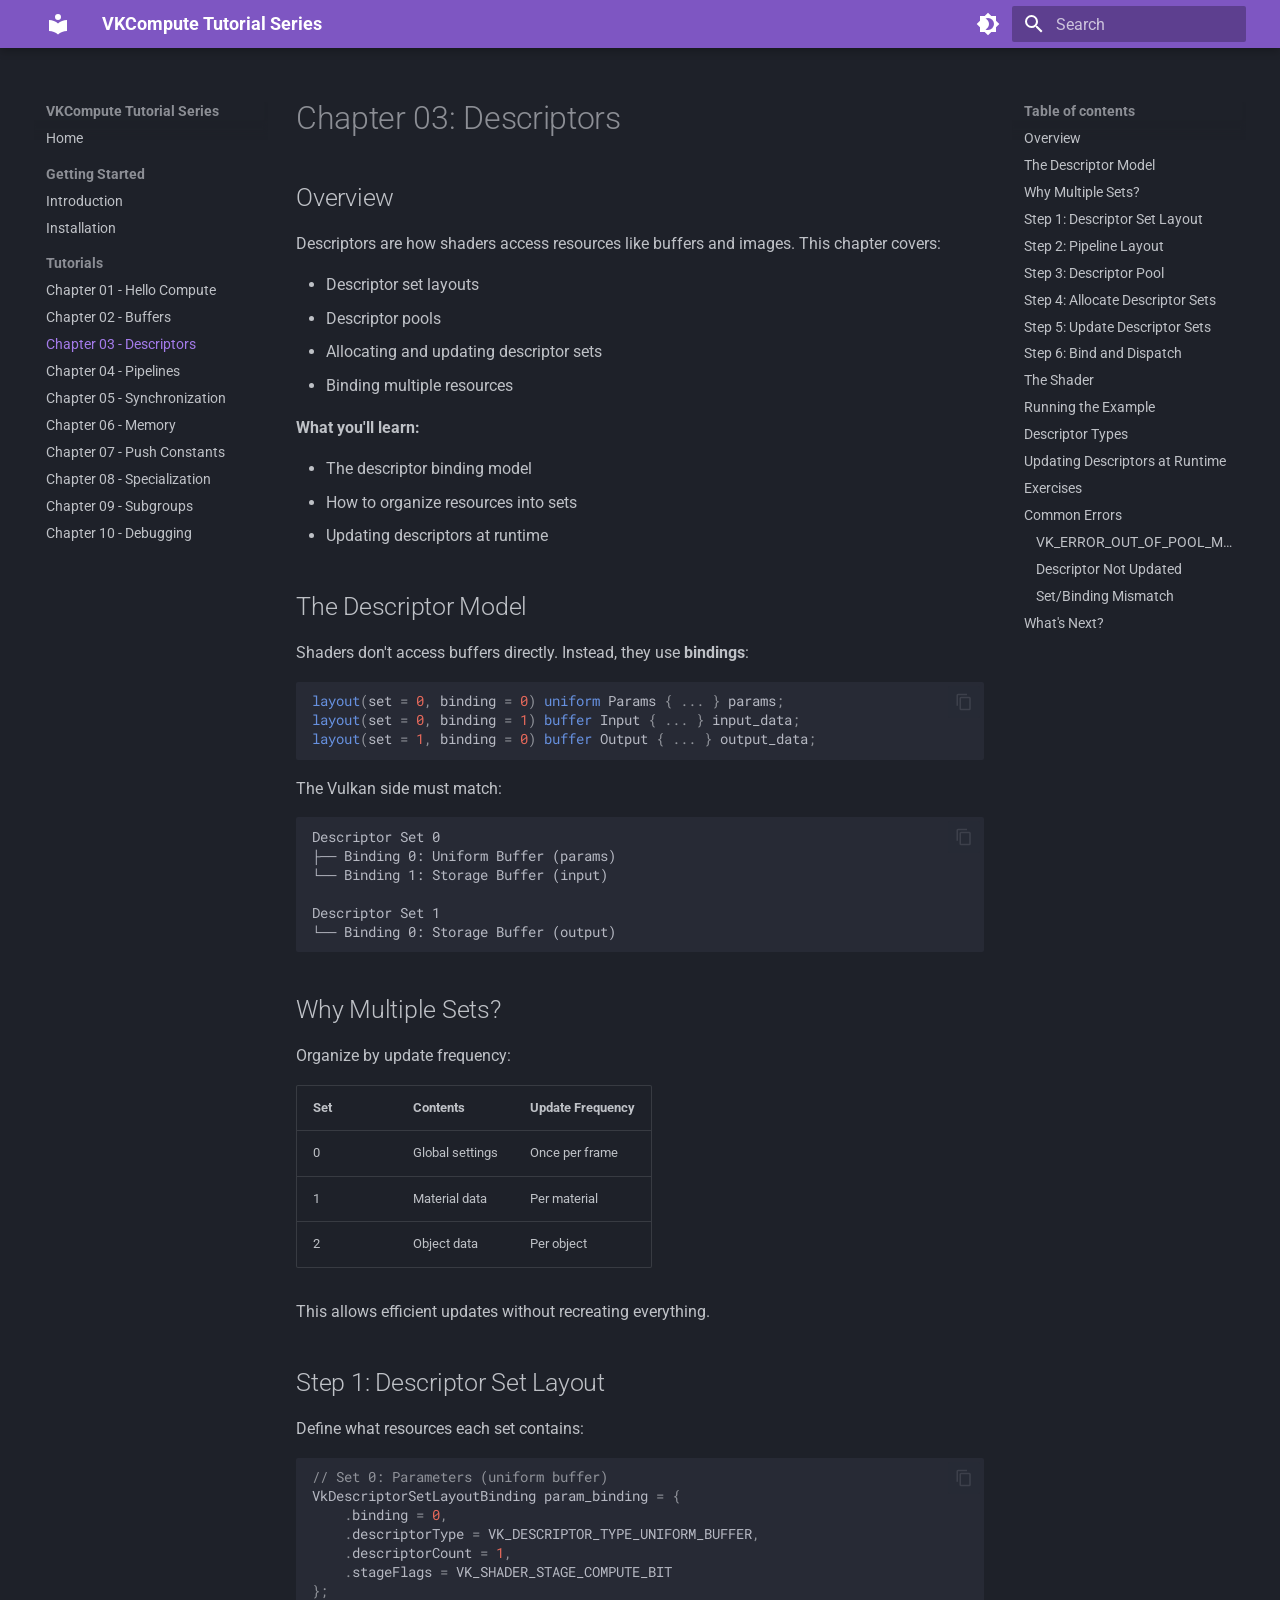
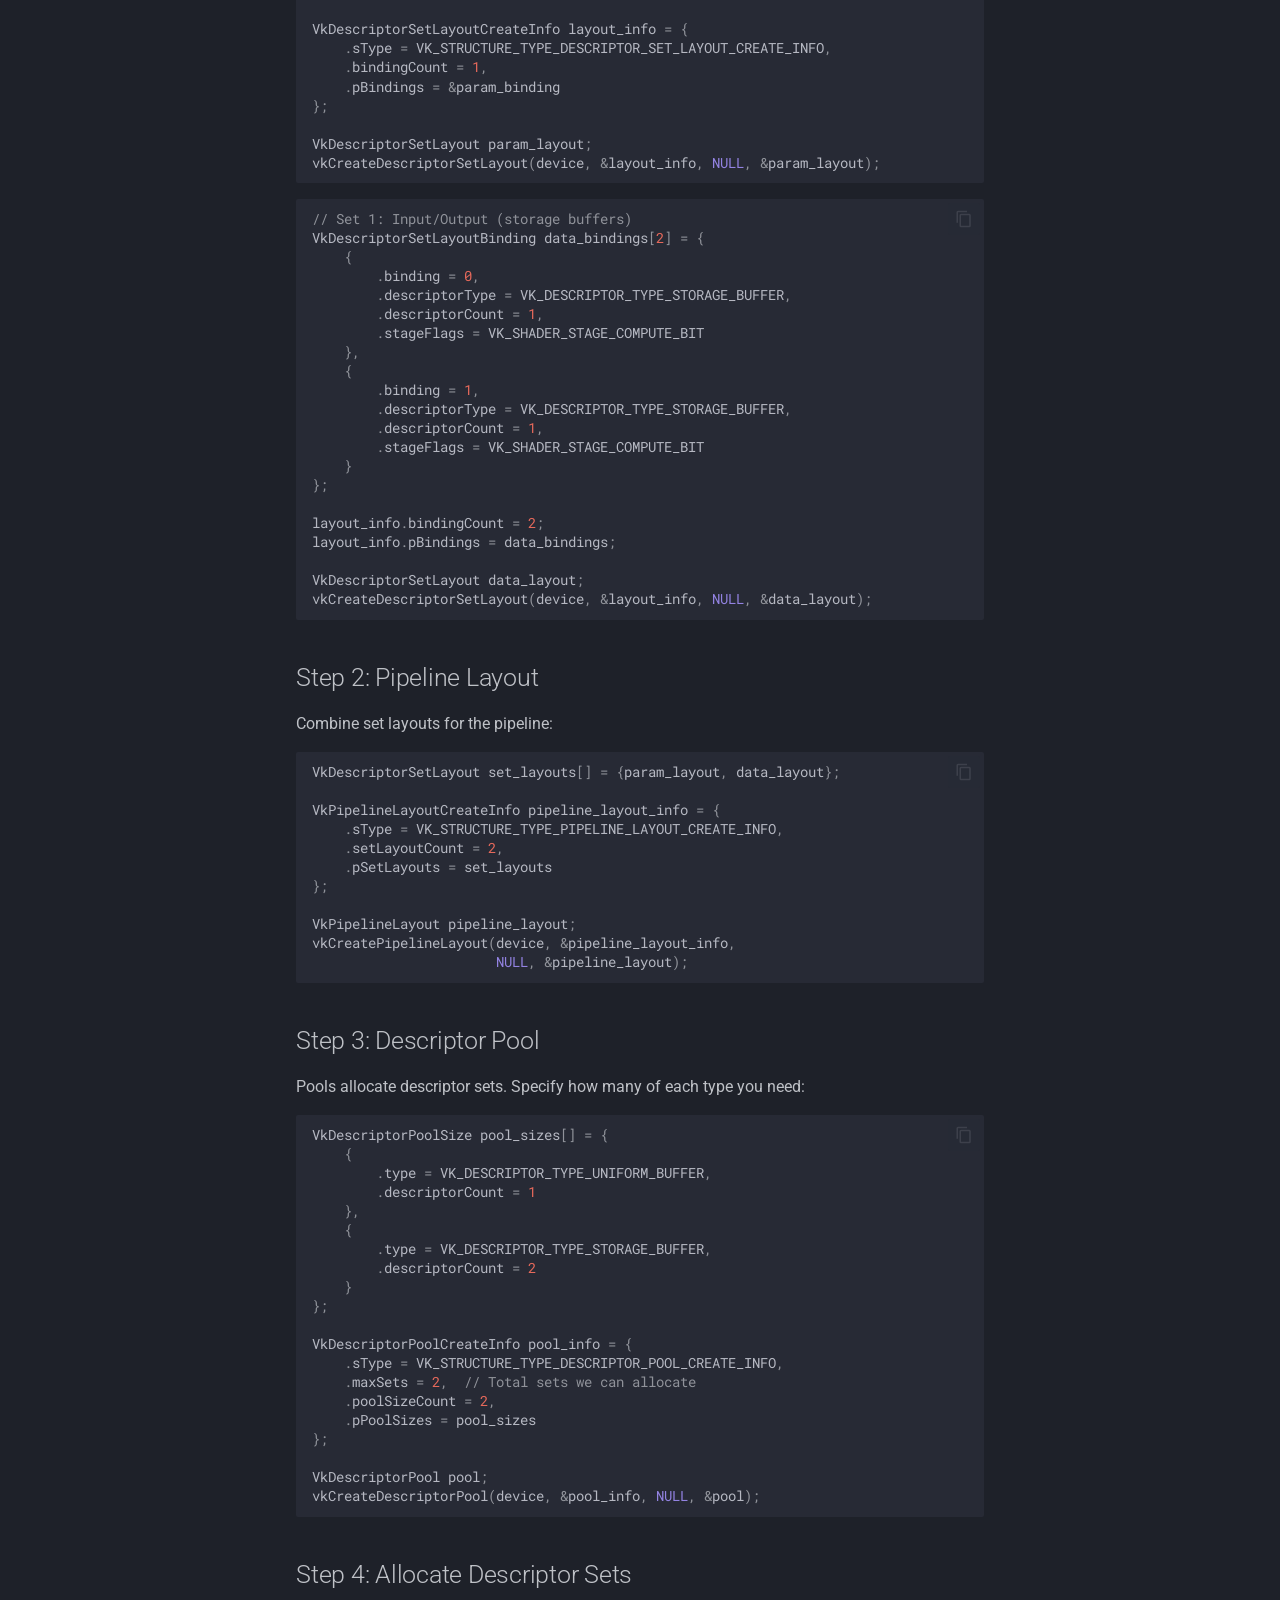
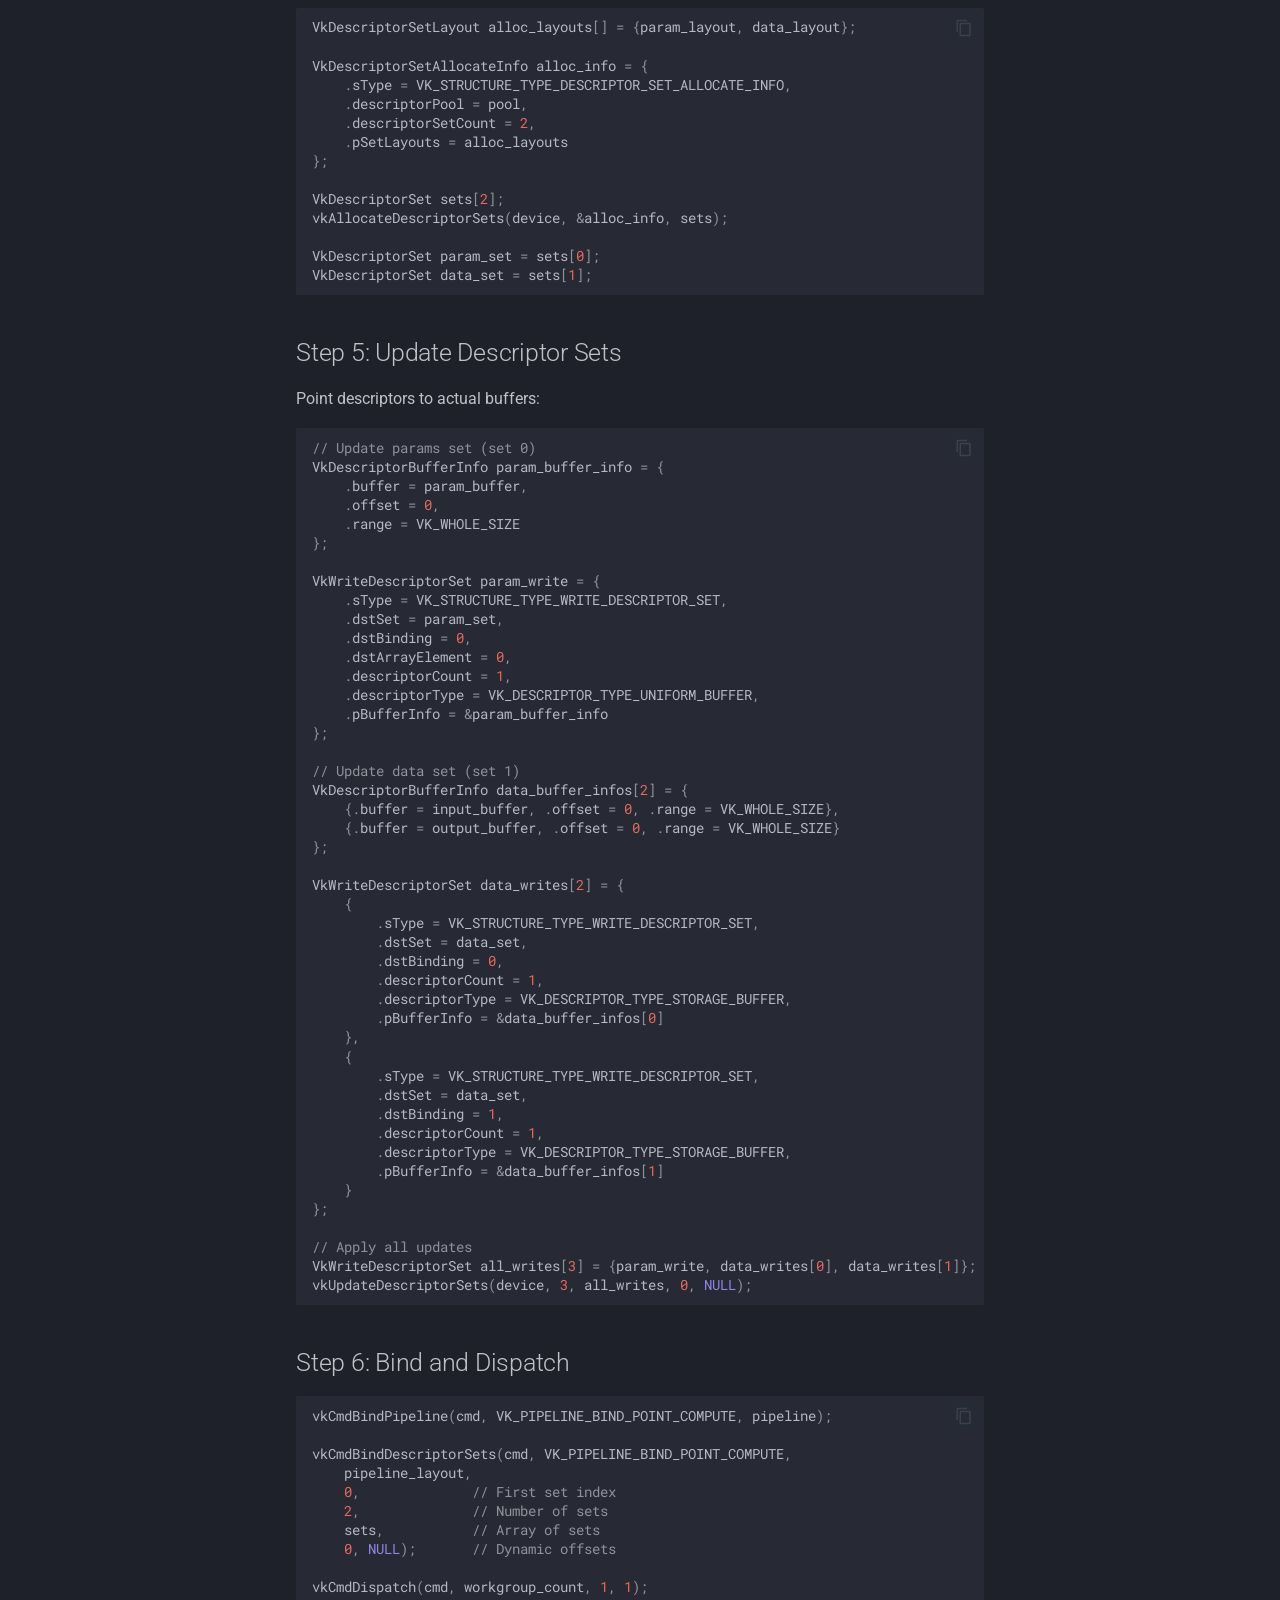
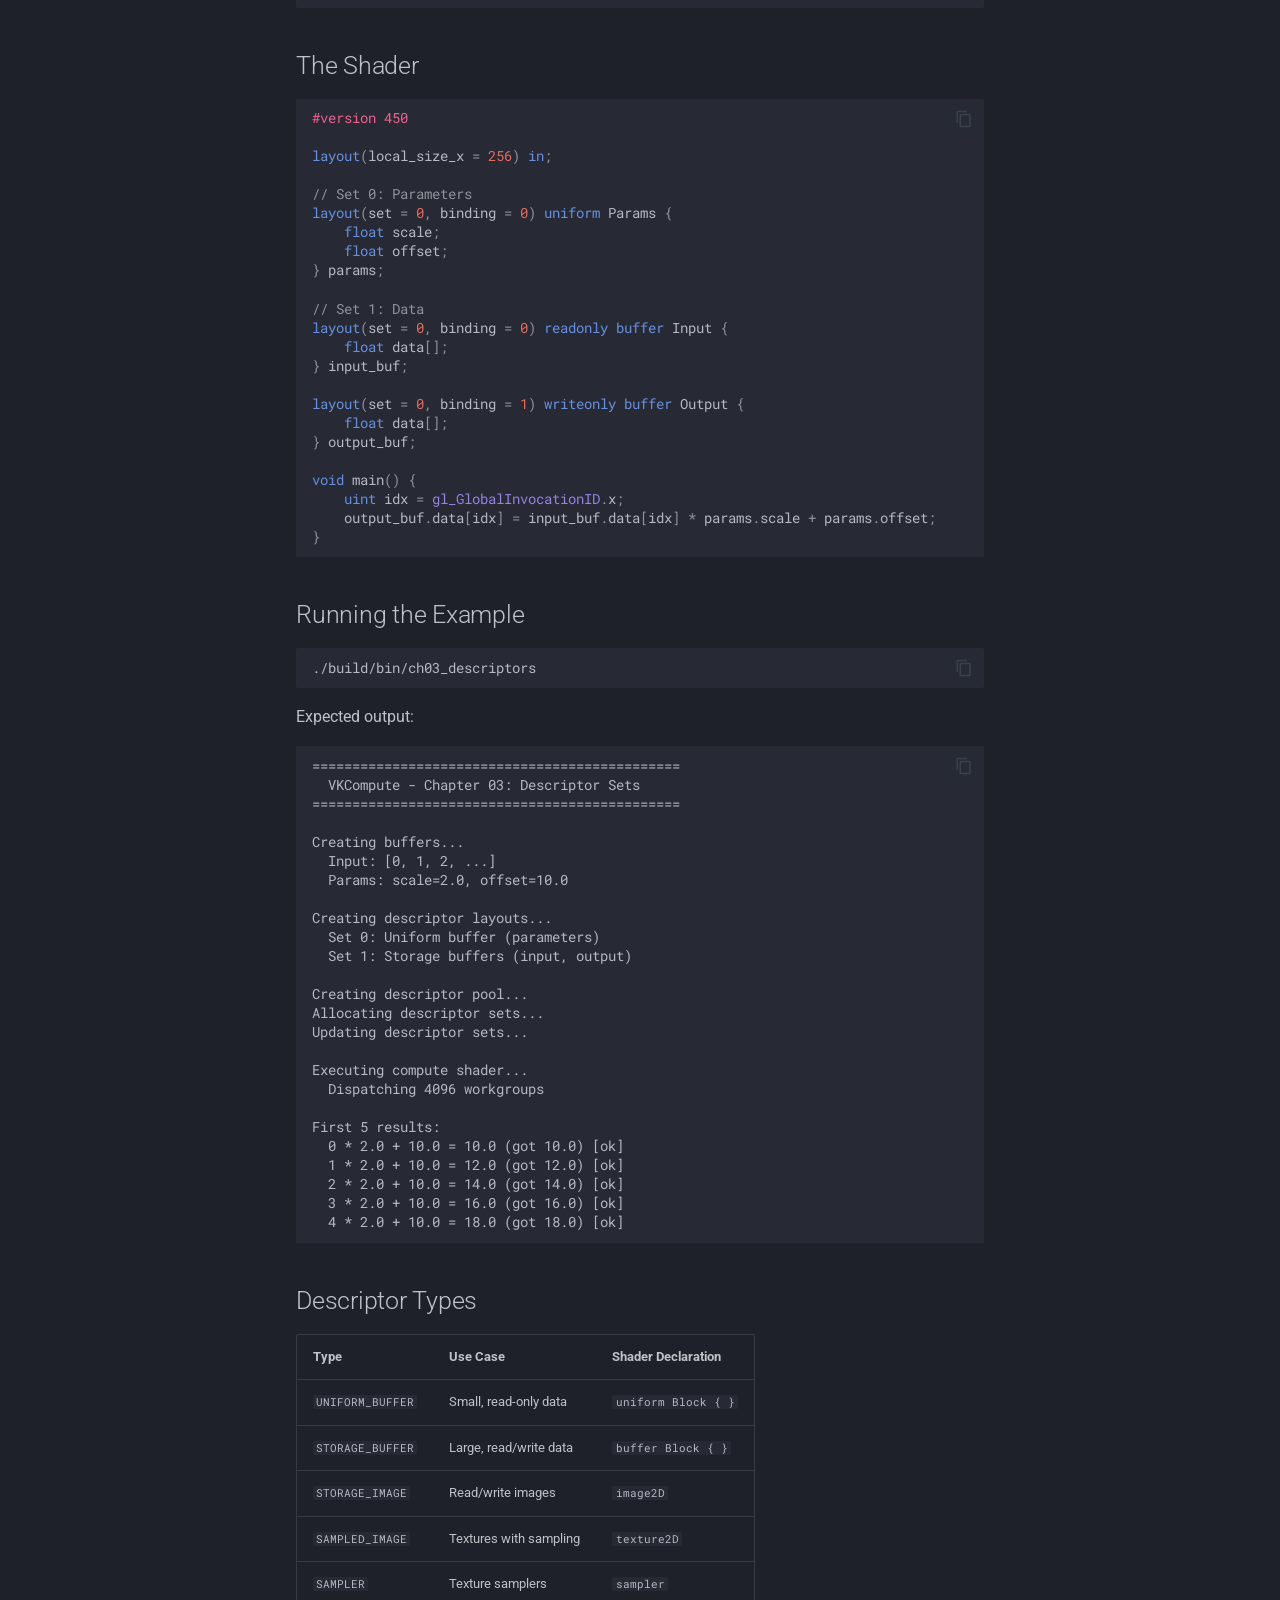
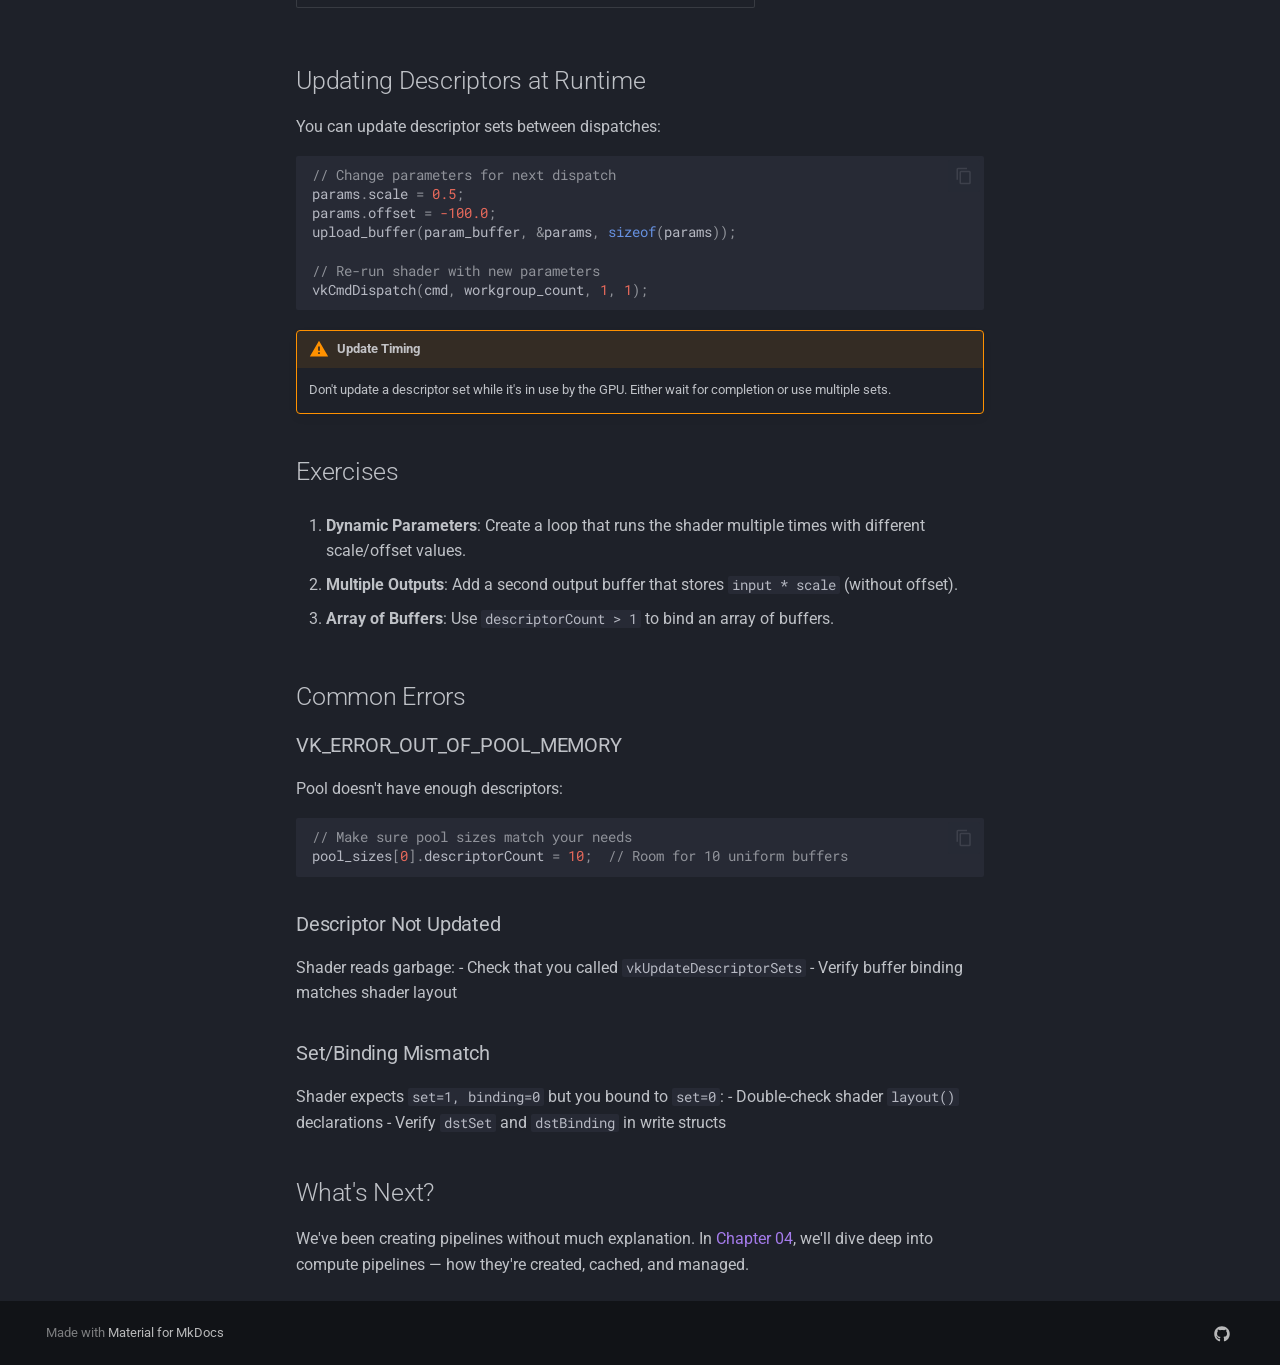
<file: docs/site/chapters/ch03_descriptors/index.html>
<!doctype html>
<html lang="en" class="no-js">
  <head>
    
      <meta charset="utf-8">
      <meta name="viewport" content="width=device-width,initial-scale=1">
      
        <meta name="description" content="Learn Vulkan Compute from scratch with practical examples">
      
      
        <meta name="author" content="VKCompute">
      
      
      
        <link rel="prev" href="../ch02_buffers/">
      
      
        <link rel="next" href="../ch04_pipelines/">
      
      
        
      
      
      <link rel="icon" href="../../assets/images/favicon.png">
      <meta name="generator" content="mkdocs-1.6.1, mkdocs-material-9.7.1">
    
    
      
        <title>Chapter 03 - Descriptors - VKCompute Tutorial Series</title>
      
    
    
      <link rel="stylesheet" href="../../assets/stylesheets/main.484c7ddc.min.css">
      
        
        <link rel="stylesheet" href="../../assets/stylesheets/palette.ab4e12ef.min.css">
      
      


    
    
      
    
    
      
        
        
        <link rel="preconnect" href="https://fonts.gstatic.com" crossorigin>
        <link rel="stylesheet" href="https://fonts.googleapis.com/css?family=Roboto:300,300i,400,400i,700,700i%7CRoboto+Mono:400,400i,700,700i&display=fallback">
        <style>:root{--md-text-font:"Roboto";--md-code-font:"Roboto Mono"}</style>
      
    
    
    <script>__md_scope=new URL("../..",location),__md_hash=e=>[...e].reduce(((e,_)=>(e<<5)-e+_.charCodeAt(0)),0),__md_get=(e,_=localStorage,t=__md_scope)=>JSON.parse(_.getItem(t.pathname+"."+e)),__md_set=(e,_,t=localStorage,a=__md_scope)=>{try{t.setItem(a.pathname+"."+e,JSON.stringify(_))}catch(e){}}</script>
    
      

    
    
  </head>
  
  
    
    
      
    
    
    
    
    <body dir="ltr" data-md-color-scheme="slate" data-md-color-primary="deep-purple" data-md-color-accent="amber">
  
    
    <input class="md-toggle" data-md-toggle="drawer" type="checkbox" id="__drawer" autocomplete="off">
    <input class="md-toggle" data-md-toggle="search" type="checkbox" id="__search" autocomplete="off">
    <label class="md-overlay" for="__drawer"></label>
    <div data-md-component="skip">
      
        
        <a href="#chapter-03-descriptors" class="md-skip">
          Skip to content
        </a>
      
    </div>
    <div data-md-component="announce">
      
    </div>
    
    
      

  

<header class="md-header md-header--shadow" data-md-component="header">
  <nav class="md-header__inner md-grid" aria-label="Header">
    <a href="../.." title="VKCompute Tutorial Series" class="md-header__button md-logo" aria-label="VKCompute Tutorial Series" data-md-component="logo">
      
  
  <svg xmlns="http://www.w3.org/2000/svg" viewBox="0 0 24 24"><path d="M12 8a3 3 0 0 0 3-3 3 3 0 0 0-3-3 3 3 0 0 0-3 3 3 3 0 0 0 3 3m0 3.54C9.64 9.35 6.5 8 3 8v11c3.5 0 6.64 1.35 9 3.54 2.36-2.19 5.5-3.54 9-3.54V8c-3.5 0-6.64 1.35-9 3.54"/></svg>

    </a>
    <label class="md-header__button md-icon" for="__drawer">
      
      <svg xmlns="http://www.w3.org/2000/svg" viewBox="0 0 24 24"><path d="M3 6h18v2H3zm0 5h18v2H3zm0 5h18v2H3z"/></svg>
    </label>
    <div class="md-header__title" data-md-component="header-title">
      <div class="md-header__ellipsis">
        <div class="md-header__topic">
          <span class="md-ellipsis">
            VKCompute Tutorial Series
          </span>
        </div>
        <div class="md-header__topic" data-md-component="header-topic">
          <span class="md-ellipsis">
            
              Chapter 03 - Descriptors
            
          </span>
        </div>
      </div>
    </div>
    
      
        <form class="md-header__option" data-md-component="palette">
  
    
    
    
    <input class="md-option" data-md-color-media="" data-md-color-scheme="slate" data-md-color-primary="deep-purple" data-md-color-accent="amber"  aria-label="Switch to light mode"  type="radio" name="__palette" id="__palette_0">
    
      <label class="md-header__button md-icon" title="Switch to light mode" for="__palette_1" hidden>
        <svg xmlns="http://www.w3.org/2000/svg" viewBox="0 0 24 24"><path d="M12 18c-.89 0-1.74-.2-2.5-.55C11.56 16.5 13 14.42 13 12s-1.44-4.5-3.5-5.45C10.26 6.2 11.11 6 12 6a6 6 0 0 1 6 6 6 6 0 0 1-6 6m8-9.31V4h-4.69L12 .69 8.69 4H4v4.69L.69 12 4 15.31V20h4.69L12 23.31 15.31 20H20v-4.69L23.31 12z"/></svg>
      </label>
    
  
    
    
    
    <input class="md-option" data-md-color-media="" data-md-color-scheme="default" data-md-color-primary="deep-purple" data-md-color-accent="amber"  aria-label="Switch to dark mode"  type="radio" name="__palette" id="__palette_1">
    
      <label class="md-header__button md-icon" title="Switch to dark mode" for="__palette_0" hidden>
        <svg xmlns="http://www.w3.org/2000/svg" viewBox="0 0 24 24"><path d="M12 8a4 4 0 0 0-4 4 4 4 0 0 0 4 4 4 4 0 0 0 4-4 4 4 0 0 0-4-4m0 10a6 6 0 0 1-6-6 6 6 0 0 1 6-6 6 6 0 0 1 6 6 6 6 0 0 1-6 6m8-9.31V4h-4.69L12 .69 8.69 4H4v4.69L.69 12 4 15.31V20h4.69L12 23.31 15.31 20H20v-4.69L23.31 12z"/></svg>
      </label>
    
  
</form>
      
    
    
      <script>var palette=__md_get("__palette");if(palette&&palette.color){if("(prefers-color-scheme)"===palette.color.media){var media=matchMedia("(prefers-color-scheme: light)"),input=document.querySelector(media.matches?"[data-md-color-media='(prefers-color-scheme: light)']":"[data-md-color-media='(prefers-color-scheme: dark)']");palette.color.media=input.getAttribute("data-md-color-media"),palette.color.scheme=input.getAttribute("data-md-color-scheme"),palette.color.primary=input.getAttribute("data-md-color-primary"),palette.color.accent=input.getAttribute("data-md-color-accent")}for(var[key,value]of Object.entries(palette.color))document.body.setAttribute("data-md-color-"+key,value)}</script>
    
    
    
      
      
        <label class="md-header__button md-icon" for="__search">
          
          <svg xmlns="http://www.w3.org/2000/svg" viewBox="0 0 24 24"><path d="M9.5 3A6.5 6.5 0 0 1 16 9.5c0 1.61-.59 3.09-1.56 4.23l.27.27h.79l5 5-1.5 1.5-5-5v-.79l-.27-.27A6.52 6.52 0 0 1 9.5 16 6.5 6.5 0 0 1 3 9.5 6.5 6.5 0 0 1 9.5 3m0 2C7 5 5 7 5 9.5S7 14 9.5 14 14 12 14 9.5 12 5 9.5 5"/></svg>
        </label>
        <div class="md-search" data-md-component="search" role="dialog">
  <label class="md-search__overlay" for="__search"></label>
  <div class="md-search__inner" role="search">
    <form class="md-search__form" name="search">
      <input type="text" class="md-search__input" name="query" aria-label="Search" placeholder="Search" autocapitalize="off" autocorrect="off" autocomplete="off" spellcheck="false" data-md-component="search-query" required>
      <label class="md-search__icon md-icon" for="__search">
        
        <svg xmlns="http://www.w3.org/2000/svg" viewBox="0 0 24 24"><path d="M9.5 3A6.5 6.5 0 0 1 16 9.5c0 1.61-.59 3.09-1.56 4.23l.27.27h.79l5 5-1.5 1.5-5-5v-.79l-.27-.27A6.52 6.52 0 0 1 9.5 16 6.5 6.5 0 0 1 3 9.5 6.5 6.5 0 0 1 9.5 3m0 2C7 5 5 7 5 9.5S7 14 9.5 14 14 12 14 9.5 12 5 9.5 5"/></svg>
        
        <svg xmlns="http://www.w3.org/2000/svg" viewBox="0 0 24 24"><path d="M20 11v2H8l5.5 5.5-1.42 1.42L4.16 12l7.92-7.92L13.5 5.5 8 11z"/></svg>
      </label>
      <nav class="md-search__options" aria-label="Search">
        
        <button type="reset" class="md-search__icon md-icon" title="Clear" aria-label="Clear" tabindex="-1">
          
          <svg xmlns="http://www.w3.org/2000/svg" viewBox="0 0 24 24"><path d="M19 6.41 17.59 5 12 10.59 6.41 5 5 6.41 10.59 12 5 17.59 6.41 19 12 13.41 17.59 19 19 17.59 13.41 12z"/></svg>
        </button>
      </nav>
      
    </form>
    <div class="md-search__output">
      <div class="md-search__scrollwrap" tabindex="0" data-md-scrollfix>
        <div class="md-search-result" data-md-component="search-result">
          <div class="md-search-result__meta">
            Initializing search
          </div>
          <ol class="md-search-result__list" role="presentation"></ol>
        </div>
      </div>
    </div>
  </div>
</div>
      
    
    
  </nav>
  
</header>
    
    <div class="md-container" data-md-component="container">
      
      
        
          
        
      
      <main class="md-main" data-md-component="main">
        <div class="md-main__inner md-grid">
          
            
              
              <div class="md-sidebar md-sidebar--primary" data-md-component="sidebar" data-md-type="navigation" >
                <div class="md-sidebar__scrollwrap">
                  <div class="md-sidebar__inner">
                    



<nav class="md-nav md-nav--primary" aria-label="Navigation" data-md-level="0">
  <label class="md-nav__title" for="__drawer">
    <a href="../.." title="VKCompute Tutorial Series" class="md-nav__button md-logo" aria-label="VKCompute Tutorial Series" data-md-component="logo">
      
  
  <svg xmlns="http://www.w3.org/2000/svg" viewBox="0 0 24 24"><path d="M12 8a3 3 0 0 0 3-3 3 3 0 0 0-3-3 3 3 0 0 0-3 3 3 3 0 0 0 3 3m0 3.54C9.64 9.35 6.5 8 3 8v11c3.5 0 6.64 1.35 9 3.54 2.36-2.19 5.5-3.54 9-3.54V8c-3.5 0-6.64 1.35-9 3.54"/></svg>

    </a>
    VKCompute Tutorial Series
  </label>
  
  <ul class="md-nav__list" data-md-scrollfix>
    
      
      
  
  
  
  
    <li class="md-nav__item">
      <a href="../.." class="md-nav__link">
        
  
  
  <span class="md-ellipsis">
    
  
    Home
  

    
  </span>
  
  

      </a>
    </li>
  

    
      
      
  
  
  
  
    
    
    
    
      
        
        
      
    
    
    <li class="md-nav__item md-nav__item--section md-nav__item--nested">
      
        
        
          
        
        <input class="md-nav__toggle md-toggle md-toggle--indeterminate" type="checkbox" id="__nav_2" >
        
          
          <label class="md-nav__link" for="__nav_2" id="__nav_2_label" tabindex="">
            
  
  
  <span class="md-ellipsis">
    
  
    Getting Started
  

    
  </span>
  
  

            <span class="md-nav__icon md-icon"></span>
          </label>
        
        <nav class="md-nav" data-md-level="1" aria-labelledby="__nav_2_label" aria-expanded="false">
          <label class="md-nav__title" for="__nav_2">
            <span class="md-nav__icon md-icon"></span>
            
  
    Getting Started
  

          </label>
          <ul class="md-nav__list" data-md-scrollfix>
            
              
                
  
  
  
  
    <li class="md-nav__item">
      <a href="../../introduction/" class="md-nav__link">
        
  
  
  <span class="md-ellipsis">
    
  
    Introduction
  

    
  </span>
  
  

      </a>
    </li>
  

              
            
              
                
  
  
  
  
    <li class="md-nav__item">
      <a href="../../installation/" class="md-nav__link">
        
  
  
  <span class="md-ellipsis">
    
  
    Installation
  

    
  </span>
  
  

      </a>
    </li>
  

              
            
          </ul>
        </nav>
      
    </li>
  

    
      
      
  
  
    
  
  
  
    
    
    
    
      
        
        
      
    
    
    <li class="md-nav__item md-nav__item--active md-nav__item--section md-nav__item--nested">
      
        
        
        <input class="md-nav__toggle md-toggle " type="checkbox" id="__nav_3" checked>
        
          
          <label class="md-nav__link" for="__nav_3" id="__nav_3_label" tabindex="">
            
  
  
  <span class="md-ellipsis">
    
  
    Tutorials
  

    
  </span>
  
  

            <span class="md-nav__icon md-icon"></span>
          </label>
        
        <nav class="md-nav" data-md-level="1" aria-labelledby="__nav_3_label" aria-expanded="true">
          <label class="md-nav__title" for="__nav_3">
            <span class="md-nav__icon md-icon"></span>
            
  
    Tutorials
  

          </label>
          <ul class="md-nav__list" data-md-scrollfix>
            
              
                
  
  
  
  
    <li class="md-nav__item">
      <a href="../ch01_hello_compute/" class="md-nav__link">
        
  
  
  <span class="md-ellipsis">
    
  
    Chapter 01 - Hello Compute
  

    
  </span>
  
  

      </a>
    </li>
  

              
            
              
                
  
  
  
  
    <li class="md-nav__item">
      <a href="../ch02_buffers/" class="md-nav__link">
        
  
  
  <span class="md-ellipsis">
    
  
    Chapter 02 - Buffers
  

    
  </span>
  
  

      </a>
    </li>
  

              
            
              
                
  
  
    
  
  
  
    <li class="md-nav__item md-nav__item--active">
      
      <input class="md-nav__toggle md-toggle" type="checkbox" id="__toc">
      
      
        
      
      
        <label class="md-nav__link md-nav__link--active" for="__toc">
          
  
  
  <span class="md-ellipsis">
    
  
    Chapter 03 - Descriptors
  

    
  </span>
  
  

          <span class="md-nav__icon md-icon"></span>
        </label>
      
      <a href="./" class="md-nav__link md-nav__link--active">
        
  
  
  <span class="md-ellipsis">
    
  
    Chapter 03 - Descriptors
  

    
  </span>
  
  

      </a>
      
        

<nav class="md-nav md-nav--secondary" aria-label="Table of contents">
  
  
  
    
  
  
    <label class="md-nav__title" for="__toc">
      <span class="md-nav__icon md-icon"></span>
      Table of contents
    </label>
    <ul class="md-nav__list" data-md-component="toc" data-md-scrollfix>
      
        <li class="md-nav__item">
  <a href="#overview" class="md-nav__link">
    <span class="md-ellipsis">
      
        Overview
      
    </span>
  </a>
  
</li>
      
        <li class="md-nav__item">
  <a href="#the-descriptor-model" class="md-nav__link">
    <span class="md-ellipsis">
      
        The Descriptor Model
      
    </span>
  </a>
  
</li>
      
        <li class="md-nav__item">
  <a href="#why-multiple-sets" class="md-nav__link">
    <span class="md-ellipsis">
      
        Why Multiple Sets?
      
    </span>
  </a>
  
</li>
      
        <li class="md-nav__item">
  <a href="#step-1-descriptor-set-layout" class="md-nav__link">
    <span class="md-ellipsis">
      
        Step 1: Descriptor Set Layout
      
    </span>
  </a>
  
</li>
      
        <li class="md-nav__item">
  <a href="#step-2-pipeline-layout" class="md-nav__link">
    <span class="md-ellipsis">
      
        Step 2: Pipeline Layout
      
    </span>
  </a>
  
</li>
      
        <li class="md-nav__item">
  <a href="#step-3-descriptor-pool" class="md-nav__link">
    <span class="md-ellipsis">
      
        Step 3: Descriptor Pool
      
    </span>
  </a>
  
</li>
      
        <li class="md-nav__item">
  <a href="#step-4-allocate-descriptor-sets" class="md-nav__link">
    <span class="md-ellipsis">
      
        Step 4: Allocate Descriptor Sets
      
    </span>
  </a>
  
</li>
      
        <li class="md-nav__item">
  <a href="#step-5-update-descriptor-sets" class="md-nav__link">
    <span class="md-ellipsis">
      
        Step 5: Update Descriptor Sets
      
    </span>
  </a>
  
</li>
      
        <li class="md-nav__item">
  <a href="#step-6-bind-and-dispatch" class="md-nav__link">
    <span class="md-ellipsis">
      
        Step 6: Bind and Dispatch
      
    </span>
  </a>
  
</li>
      
        <li class="md-nav__item">
  <a href="#the-shader" class="md-nav__link">
    <span class="md-ellipsis">
      
        The Shader
      
    </span>
  </a>
  
</li>
      
        <li class="md-nav__item">
  <a href="#running-the-example" class="md-nav__link">
    <span class="md-ellipsis">
      
        Running the Example
      
    </span>
  </a>
  
</li>
      
        <li class="md-nav__item">
  <a href="#descriptor-types" class="md-nav__link">
    <span class="md-ellipsis">
      
        Descriptor Types
      
    </span>
  </a>
  
</li>
      
        <li class="md-nav__item">
  <a href="#updating-descriptors-at-runtime" class="md-nav__link">
    <span class="md-ellipsis">
      
        Updating Descriptors at Runtime
      
    </span>
  </a>
  
</li>
      
        <li class="md-nav__item">
  <a href="#exercises" class="md-nav__link">
    <span class="md-ellipsis">
      
        Exercises
      
    </span>
  </a>
  
</li>
      
        <li class="md-nav__item">
  <a href="#common-errors" class="md-nav__link">
    <span class="md-ellipsis">
      
        Common Errors
      
    </span>
  </a>
  
    <nav class="md-nav" aria-label="Common Errors">
      <ul class="md-nav__list">
        
          <li class="md-nav__item">
  <a href="#vk_error_out_of_pool_memory" class="md-nav__link">
    <span class="md-ellipsis">
      
        VK_ERROR_OUT_OF_POOL_MEMORY
      
    </span>
  </a>
  
</li>
        
          <li class="md-nav__item">
  <a href="#descriptor-not-updated" class="md-nav__link">
    <span class="md-ellipsis">
      
        Descriptor Not Updated
      
    </span>
  </a>
  
</li>
        
          <li class="md-nav__item">
  <a href="#setbinding-mismatch" class="md-nav__link">
    <span class="md-ellipsis">
      
        Set/Binding Mismatch
      
    </span>
  </a>
  
</li>
        
      </ul>
    </nav>
  
</li>
      
        <li class="md-nav__item">
  <a href="#whats-next" class="md-nav__link">
    <span class="md-ellipsis">
      
        What's Next?
      
    </span>
  </a>
  
</li>
      
    </ul>
  
</nav>
      
    </li>
  

              
            
              
                
  
  
  
  
    <li class="md-nav__item">
      <a href="../ch04_pipelines/" class="md-nav__link">
        
  
  
  <span class="md-ellipsis">
    
  
    Chapter 04 - Pipelines
  

    
  </span>
  
  

      </a>
    </li>
  

              
            
              
                
  
  
  
  
    <li class="md-nav__item">
      <a href="../ch05_synchronization/" class="md-nav__link">
        
  
  
  <span class="md-ellipsis">
    
  
    Chapter 05 - Synchronization
  

    
  </span>
  
  

      </a>
    </li>
  

              
            
              
                
  
  
  
  
    <li class="md-nav__item">
      <a href="../ch06_memory/" class="md-nav__link">
        
  
  
  <span class="md-ellipsis">
    
  
    Chapter 06 - Memory
  

    
  </span>
  
  

      </a>
    </li>
  

              
            
              
                
  
  
  
  
    <li class="md-nav__item">
      <a href="../ch07_push_constants/" class="md-nav__link">
        
  
  
  <span class="md-ellipsis">
    
  
    Chapter 07 - Push Constants
  

    
  </span>
  
  

      </a>
    </li>
  

              
            
              
                
  
  
  
  
    <li class="md-nav__item">
      <a href="../ch08_specialization/" class="md-nav__link">
        
  
  
  <span class="md-ellipsis">
    
  
    Chapter 08 - Specialization
  

    
  </span>
  
  

      </a>
    </li>
  

              
            
              
                
  
  
  
  
    <li class="md-nav__item">
      <a href="../ch09_subgroups/" class="md-nav__link">
        
  
  
  <span class="md-ellipsis">
    
  
    Chapter 09 - Subgroups
  

    
  </span>
  
  

      </a>
    </li>
  

              
            
              
                
  
  
  
  
    <li class="md-nav__item">
      <a href="../ch10_debugging/" class="md-nav__link">
        
  
  
  <span class="md-ellipsis">
    
  
    Chapter 10 - Debugging
  

    
  </span>
  
  

      </a>
    </li>
  

              
            
          </ul>
        </nav>
      
    </li>
  

    
  </ul>
</nav>
                  </div>
                </div>
              </div>
            
            
              
              <div class="md-sidebar md-sidebar--secondary" data-md-component="sidebar" data-md-type="toc" >
                <div class="md-sidebar__scrollwrap">
                  <div class="md-sidebar__inner">
                    

<nav class="md-nav md-nav--secondary" aria-label="Table of contents">
  
  
  
    
  
  
    <label class="md-nav__title" for="__toc">
      <span class="md-nav__icon md-icon"></span>
      Table of contents
    </label>
    <ul class="md-nav__list" data-md-component="toc" data-md-scrollfix>
      
        <li class="md-nav__item">
  <a href="#overview" class="md-nav__link">
    <span class="md-ellipsis">
      
        Overview
      
    </span>
  </a>
  
</li>
      
        <li class="md-nav__item">
  <a href="#the-descriptor-model" class="md-nav__link">
    <span class="md-ellipsis">
      
        The Descriptor Model
      
    </span>
  </a>
  
</li>
      
        <li class="md-nav__item">
  <a href="#why-multiple-sets" class="md-nav__link">
    <span class="md-ellipsis">
      
        Why Multiple Sets?
      
    </span>
  </a>
  
</li>
      
        <li class="md-nav__item">
  <a href="#step-1-descriptor-set-layout" class="md-nav__link">
    <span class="md-ellipsis">
      
        Step 1: Descriptor Set Layout
      
    </span>
  </a>
  
</li>
      
        <li class="md-nav__item">
  <a href="#step-2-pipeline-layout" class="md-nav__link">
    <span class="md-ellipsis">
      
        Step 2: Pipeline Layout
      
    </span>
  </a>
  
</li>
      
        <li class="md-nav__item">
  <a href="#step-3-descriptor-pool" class="md-nav__link">
    <span class="md-ellipsis">
      
        Step 3: Descriptor Pool
      
    </span>
  </a>
  
</li>
      
        <li class="md-nav__item">
  <a href="#step-4-allocate-descriptor-sets" class="md-nav__link">
    <span class="md-ellipsis">
      
        Step 4: Allocate Descriptor Sets
      
    </span>
  </a>
  
</li>
      
        <li class="md-nav__item">
  <a href="#step-5-update-descriptor-sets" class="md-nav__link">
    <span class="md-ellipsis">
      
        Step 5: Update Descriptor Sets
      
    </span>
  </a>
  
</li>
      
        <li class="md-nav__item">
  <a href="#step-6-bind-and-dispatch" class="md-nav__link">
    <span class="md-ellipsis">
      
        Step 6: Bind and Dispatch
      
    </span>
  </a>
  
</li>
      
        <li class="md-nav__item">
  <a href="#the-shader" class="md-nav__link">
    <span class="md-ellipsis">
      
        The Shader
      
    </span>
  </a>
  
</li>
      
        <li class="md-nav__item">
  <a href="#running-the-example" class="md-nav__link">
    <span class="md-ellipsis">
      
        Running the Example
      
    </span>
  </a>
  
</li>
      
        <li class="md-nav__item">
  <a href="#descriptor-types" class="md-nav__link">
    <span class="md-ellipsis">
      
        Descriptor Types
      
    </span>
  </a>
  
</li>
      
        <li class="md-nav__item">
  <a href="#updating-descriptors-at-runtime" class="md-nav__link">
    <span class="md-ellipsis">
      
        Updating Descriptors at Runtime
      
    </span>
  </a>
  
</li>
      
        <li class="md-nav__item">
  <a href="#exercises" class="md-nav__link">
    <span class="md-ellipsis">
      
        Exercises
      
    </span>
  </a>
  
</li>
      
        <li class="md-nav__item">
  <a href="#common-errors" class="md-nav__link">
    <span class="md-ellipsis">
      
        Common Errors
      
    </span>
  </a>
  
    <nav class="md-nav" aria-label="Common Errors">
      <ul class="md-nav__list">
        
          <li class="md-nav__item">
  <a href="#vk_error_out_of_pool_memory" class="md-nav__link">
    <span class="md-ellipsis">
      
        VK_ERROR_OUT_OF_POOL_MEMORY
      
    </span>
  </a>
  
</li>
        
          <li class="md-nav__item">
  <a href="#descriptor-not-updated" class="md-nav__link">
    <span class="md-ellipsis">
      
        Descriptor Not Updated
      
    </span>
  </a>
  
</li>
        
          <li class="md-nav__item">
  <a href="#setbinding-mismatch" class="md-nav__link">
    <span class="md-ellipsis">
      
        Set/Binding Mismatch
      
    </span>
  </a>
  
</li>
        
      </ul>
    </nav>
  
</li>
      
        <li class="md-nav__item">
  <a href="#whats-next" class="md-nav__link">
    <span class="md-ellipsis">
      
        What's Next?
      
    </span>
  </a>
  
</li>
      
    </ul>
  
</nav>
                  </div>
                </div>
              </div>
            
          
          
            <div class="md-content" data-md-component="content">
              
              <article class="md-content__inner md-typeset">
                
                  



<h1 id="chapter-03-descriptors">Chapter 03: Descriptors<a class="headerlink" href="#chapter-03-descriptors" title="Permanent link">&para;</a></h1>
<h2 id="overview">Overview<a class="headerlink" href="#overview" title="Permanent link">&para;</a></h2>
<p>Descriptors are how shaders access resources like buffers and images. This chapter covers:</p>
<ul>
<li>Descriptor set layouts</li>
<li>Descriptor pools</li>
<li>Allocating and updating descriptor sets</li>
<li>Binding multiple resources</li>
</ul>
<p><strong>What you'll learn:</strong></p>
<ul>
<li>The descriptor binding model</li>
<li>How to organize resources into sets</li>
<li>Updating descriptors at runtime</li>
</ul>
<h2 id="the-descriptor-model">The Descriptor Model<a class="headerlink" href="#the-descriptor-model" title="Permanent link">&para;</a></h2>
<p>Shaders don't access buffers directly. Instead, they use <strong>bindings</strong>:</p>
<div class="highlight"><pre><span></span><code><a id="__codelineno-0-1" name="__codelineno-0-1" href="#__codelineno-0-1"></a><span class="k">layout</span><span class="p">(</span><span class="n">set</span><span class="w"> </span><span class="o">=</span><span class="w"> </span><span class="mo">0</span><span class="p">,</span><span class="w"> </span><span class="n">binding</span><span class="w"> </span><span class="o">=</span><span class="w"> </span><span class="mo">0</span><span class="p">)</span><span class="w"> </span><span class="k">uniform</span><span class="w"> </span><span class="n">Params</span><span class="w"> </span><span class="p">{</span><span class="w"> </span><span class="p">...</span><span class="w"> </span><span class="p">}</span><span class="w"> </span><span class="n">params</span><span class="p">;</span>
<a id="__codelineno-0-2" name="__codelineno-0-2" href="#__codelineno-0-2"></a><span class="k">layout</span><span class="p">(</span><span class="n">set</span><span class="w"> </span><span class="o">=</span><span class="w"> </span><span class="mo">0</span><span class="p">,</span><span class="w"> </span><span class="n">binding</span><span class="w"> </span><span class="o">=</span><span class="w"> </span><span class="mi">1</span><span class="p">)</span><span class="w"> </span><span class="k">buffer</span><span class="w"> </span><span class="n">Input</span><span class="w"> </span><span class="p">{</span><span class="w"> </span><span class="p">...</span><span class="w"> </span><span class="p">}</span><span class="w"> </span><span class="n">input_data</span><span class="p">;</span>
<a id="__codelineno-0-3" name="__codelineno-0-3" href="#__codelineno-0-3"></a><span class="k">layout</span><span class="p">(</span><span class="n">set</span><span class="w"> </span><span class="o">=</span><span class="w"> </span><span class="mi">1</span><span class="p">,</span><span class="w"> </span><span class="n">binding</span><span class="w"> </span><span class="o">=</span><span class="w"> </span><span class="mo">0</span><span class="p">)</span><span class="w"> </span><span class="k">buffer</span><span class="w"> </span><span class="n">Output</span><span class="w"> </span><span class="p">{</span><span class="w"> </span><span class="p">...</span><span class="w"> </span><span class="p">}</span><span class="w"> </span><span class="n">output_data</span><span class="p">;</span>
</code></pre></div>
<p>The Vulkan side must match:</p>
<div class="highlight"><pre><span></span><code><a id="__codelineno-1-1" name="__codelineno-1-1" href="#__codelineno-1-1"></a>Descriptor Set 0
<a id="__codelineno-1-2" name="__codelineno-1-2" href="#__codelineno-1-2"></a>├── Binding 0: Uniform Buffer (params)
<a id="__codelineno-1-3" name="__codelineno-1-3" href="#__codelineno-1-3"></a>└── Binding 1: Storage Buffer (input)
<a id="__codelineno-1-4" name="__codelineno-1-4" href="#__codelineno-1-4"></a>
<a id="__codelineno-1-5" name="__codelineno-1-5" href="#__codelineno-1-5"></a>Descriptor Set 1
<a id="__codelineno-1-6" name="__codelineno-1-6" href="#__codelineno-1-6"></a>└── Binding 0: Storage Buffer (output)
</code></pre></div>
<h2 id="why-multiple-sets">Why Multiple Sets?<a class="headerlink" href="#why-multiple-sets" title="Permanent link">&para;</a></h2>
<p>Organize by update frequency:</p>
<table>
<thead>
<tr>
<th>Set</th>
<th>Contents</th>
<th>Update Frequency</th>
</tr>
</thead>
<tbody>
<tr>
<td>0</td>
<td>Global settings</td>
<td>Once per frame</td>
</tr>
<tr>
<td>1</td>
<td>Material data</td>
<td>Per material</td>
</tr>
<tr>
<td>2</td>
<td>Object data</td>
<td>Per object</td>
</tr>
</tbody>
</table>
<p>This allows efficient updates without recreating everything.</p>
<h2 id="step-1-descriptor-set-layout">Step 1: Descriptor Set Layout<a class="headerlink" href="#step-1-descriptor-set-layout" title="Permanent link">&para;</a></h2>
<p>Define what resources each set contains:</p>
<div class="highlight"><pre><span></span><code><a id="__codelineno-2-1" name="__codelineno-2-1" href="#__codelineno-2-1"></a><span class="c1">// Set 0: Parameters (uniform buffer)</span>
<a id="__codelineno-2-2" name="__codelineno-2-2" href="#__codelineno-2-2"></a><span class="n">VkDescriptorSetLayoutBinding</span><span class="w"> </span><span class="n">param_binding</span><span class="w"> </span><span class="o">=</span><span class="w"> </span><span class="p">{</span>
<a id="__codelineno-2-3" name="__codelineno-2-3" href="#__codelineno-2-3"></a><span class="w">    </span><span class="p">.</span><span class="n">binding</span><span class="w"> </span><span class="o">=</span><span class="w"> </span><span class="mi">0</span><span class="p">,</span>
<a id="__codelineno-2-4" name="__codelineno-2-4" href="#__codelineno-2-4"></a><span class="w">    </span><span class="p">.</span><span class="n">descriptorType</span><span class="w"> </span><span class="o">=</span><span class="w"> </span><span class="n">VK_DESCRIPTOR_TYPE_UNIFORM_BUFFER</span><span class="p">,</span>
<a id="__codelineno-2-5" name="__codelineno-2-5" href="#__codelineno-2-5"></a><span class="w">    </span><span class="p">.</span><span class="n">descriptorCount</span><span class="w"> </span><span class="o">=</span><span class="w"> </span><span class="mi">1</span><span class="p">,</span>
<a id="__codelineno-2-6" name="__codelineno-2-6" href="#__codelineno-2-6"></a><span class="w">    </span><span class="p">.</span><span class="n">stageFlags</span><span class="w"> </span><span class="o">=</span><span class="w"> </span><span class="n">VK_SHADER_STAGE_COMPUTE_BIT</span>
<a id="__codelineno-2-7" name="__codelineno-2-7" href="#__codelineno-2-7"></a><span class="p">};</span>
<a id="__codelineno-2-8" name="__codelineno-2-8" href="#__codelineno-2-8"></a>
<a id="__codelineno-2-9" name="__codelineno-2-9" href="#__codelineno-2-9"></a><span class="n">VkDescriptorSetLayoutCreateInfo</span><span class="w"> </span><span class="n">layout_info</span><span class="w"> </span><span class="o">=</span><span class="w"> </span><span class="p">{</span>
<a id="__codelineno-2-10" name="__codelineno-2-10" href="#__codelineno-2-10"></a><span class="w">    </span><span class="p">.</span><span class="n">sType</span><span class="w"> </span><span class="o">=</span><span class="w"> </span><span class="n">VK_STRUCTURE_TYPE_DESCRIPTOR_SET_LAYOUT_CREATE_INFO</span><span class="p">,</span>
<a id="__codelineno-2-11" name="__codelineno-2-11" href="#__codelineno-2-11"></a><span class="w">    </span><span class="p">.</span><span class="n">bindingCount</span><span class="w"> </span><span class="o">=</span><span class="w"> </span><span class="mi">1</span><span class="p">,</span>
<a id="__codelineno-2-12" name="__codelineno-2-12" href="#__codelineno-2-12"></a><span class="w">    </span><span class="p">.</span><span class="n">pBindings</span><span class="w"> </span><span class="o">=</span><span class="w"> </span><span class="o">&amp;</span><span class="n">param_binding</span>
<a id="__codelineno-2-13" name="__codelineno-2-13" href="#__codelineno-2-13"></a><span class="p">};</span>
<a id="__codelineno-2-14" name="__codelineno-2-14" href="#__codelineno-2-14"></a>
<a id="__codelineno-2-15" name="__codelineno-2-15" href="#__codelineno-2-15"></a><span class="n">VkDescriptorSetLayout</span><span class="w"> </span><span class="n">param_layout</span><span class="p">;</span>
<a id="__codelineno-2-16" name="__codelineno-2-16" href="#__codelineno-2-16"></a><span class="n">vkCreateDescriptorSetLayout</span><span class="p">(</span><span class="n">device</span><span class="p">,</span><span class="w"> </span><span class="o">&amp;</span><span class="n">layout_info</span><span class="p">,</span><span class="w"> </span><span class="nb">NULL</span><span class="p">,</span><span class="w"> </span><span class="o">&amp;</span><span class="n">param_layout</span><span class="p">);</span>
</code></pre></div>
<div class="highlight"><pre><span></span><code><a id="__codelineno-3-1" name="__codelineno-3-1" href="#__codelineno-3-1"></a><span class="c1">// Set 1: Input/Output (storage buffers)</span>
<a id="__codelineno-3-2" name="__codelineno-3-2" href="#__codelineno-3-2"></a><span class="n">VkDescriptorSetLayoutBinding</span><span class="w"> </span><span class="n">data_bindings</span><span class="p">[</span><span class="mi">2</span><span class="p">]</span><span class="w"> </span><span class="o">=</span><span class="w"> </span><span class="p">{</span>
<a id="__codelineno-3-3" name="__codelineno-3-3" href="#__codelineno-3-3"></a><span class="w">    </span><span class="p">{</span>
<a id="__codelineno-3-4" name="__codelineno-3-4" href="#__codelineno-3-4"></a><span class="w">        </span><span class="p">.</span><span class="n">binding</span><span class="w"> </span><span class="o">=</span><span class="w"> </span><span class="mi">0</span><span class="p">,</span>
<a id="__codelineno-3-5" name="__codelineno-3-5" href="#__codelineno-3-5"></a><span class="w">        </span><span class="p">.</span><span class="n">descriptorType</span><span class="w"> </span><span class="o">=</span><span class="w"> </span><span class="n">VK_DESCRIPTOR_TYPE_STORAGE_BUFFER</span><span class="p">,</span>
<a id="__codelineno-3-6" name="__codelineno-3-6" href="#__codelineno-3-6"></a><span class="w">        </span><span class="p">.</span><span class="n">descriptorCount</span><span class="w"> </span><span class="o">=</span><span class="w"> </span><span class="mi">1</span><span class="p">,</span>
<a id="__codelineno-3-7" name="__codelineno-3-7" href="#__codelineno-3-7"></a><span class="w">        </span><span class="p">.</span><span class="n">stageFlags</span><span class="w"> </span><span class="o">=</span><span class="w"> </span><span class="n">VK_SHADER_STAGE_COMPUTE_BIT</span>
<a id="__codelineno-3-8" name="__codelineno-3-8" href="#__codelineno-3-8"></a><span class="w">    </span><span class="p">},</span>
<a id="__codelineno-3-9" name="__codelineno-3-9" href="#__codelineno-3-9"></a><span class="w">    </span><span class="p">{</span>
<a id="__codelineno-3-10" name="__codelineno-3-10" href="#__codelineno-3-10"></a><span class="w">        </span><span class="p">.</span><span class="n">binding</span><span class="w"> </span><span class="o">=</span><span class="w"> </span><span class="mi">1</span><span class="p">,</span>
<a id="__codelineno-3-11" name="__codelineno-3-11" href="#__codelineno-3-11"></a><span class="w">        </span><span class="p">.</span><span class="n">descriptorType</span><span class="w"> </span><span class="o">=</span><span class="w"> </span><span class="n">VK_DESCRIPTOR_TYPE_STORAGE_BUFFER</span><span class="p">,</span>
<a id="__codelineno-3-12" name="__codelineno-3-12" href="#__codelineno-3-12"></a><span class="w">        </span><span class="p">.</span><span class="n">descriptorCount</span><span class="w"> </span><span class="o">=</span><span class="w"> </span><span class="mi">1</span><span class="p">,</span>
<a id="__codelineno-3-13" name="__codelineno-3-13" href="#__codelineno-3-13"></a><span class="w">        </span><span class="p">.</span><span class="n">stageFlags</span><span class="w"> </span><span class="o">=</span><span class="w"> </span><span class="n">VK_SHADER_STAGE_COMPUTE_BIT</span>
<a id="__codelineno-3-14" name="__codelineno-3-14" href="#__codelineno-3-14"></a><span class="w">    </span><span class="p">}</span>
<a id="__codelineno-3-15" name="__codelineno-3-15" href="#__codelineno-3-15"></a><span class="p">};</span>
<a id="__codelineno-3-16" name="__codelineno-3-16" href="#__codelineno-3-16"></a>
<a id="__codelineno-3-17" name="__codelineno-3-17" href="#__codelineno-3-17"></a><span class="n">layout_info</span><span class="p">.</span><span class="n">bindingCount</span><span class="w"> </span><span class="o">=</span><span class="w"> </span><span class="mi">2</span><span class="p">;</span>
<a id="__codelineno-3-18" name="__codelineno-3-18" href="#__codelineno-3-18"></a><span class="n">layout_info</span><span class="p">.</span><span class="n">pBindings</span><span class="w"> </span><span class="o">=</span><span class="w"> </span><span class="n">data_bindings</span><span class="p">;</span>
<a id="__codelineno-3-19" name="__codelineno-3-19" href="#__codelineno-3-19"></a>
<a id="__codelineno-3-20" name="__codelineno-3-20" href="#__codelineno-3-20"></a><span class="n">VkDescriptorSetLayout</span><span class="w"> </span><span class="n">data_layout</span><span class="p">;</span>
<a id="__codelineno-3-21" name="__codelineno-3-21" href="#__codelineno-3-21"></a><span class="n">vkCreateDescriptorSetLayout</span><span class="p">(</span><span class="n">device</span><span class="p">,</span><span class="w"> </span><span class="o">&amp;</span><span class="n">layout_info</span><span class="p">,</span><span class="w"> </span><span class="nb">NULL</span><span class="p">,</span><span class="w"> </span><span class="o">&amp;</span><span class="n">data_layout</span><span class="p">);</span>
</code></pre></div>
<h2 id="step-2-pipeline-layout">Step 2: Pipeline Layout<a class="headerlink" href="#step-2-pipeline-layout" title="Permanent link">&para;</a></h2>
<p>Combine set layouts for the pipeline:</p>
<div class="highlight"><pre><span></span><code><a id="__codelineno-4-1" name="__codelineno-4-1" href="#__codelineno-4-1"></a><span class="n">VkDescriptorSetLayout</span><span class="w"> </span><span class="n">set_layouts</span><span class="p">[]</span><span class="w"> </span><span class="o">=</span><span class="w"> </span><span class="p">{</span><span class="n">param_layout</span><span class="p">,</span><span class="w"> </span><span class="n">data_layout</span><span class="p">};</span>
<a id="__codelineno-4-2" name="__codelineno-4-2" href="#__codelineno-4-2"></a>
<a id="__codelineno-4-3" name="__codelineno-4-3" href="#__codelineno-4-3"></a><span class="n">VkPipelineLayoutCreateInfo</span><span class="w"> </span><span class="n">pipeline_layout_info</span><span class="w"> </span><span class="o">=</span><span class="w"> </span><span class="p">{</span>
<a id="__codelineno-4-4" name="__codelineno-4-4" href="#__codelineno-4-4"></a><span class="w">    </span><span class="p">.</span><span class="n">sType</span><span class="w"> </span><span class="o">=</span><span class="w"> </span><span class="n">VK_STRUCTURE_TYPE_PIPELINE_LAYOUT_CREATE_INFO</span><span class="p">,</span>
<a id="__codelineno-4-5" name="__codelineno-4-5" href="#__codelineno-4-5"></a><span class="w">    </span><span class="p">.</span><span class="n">setLayoutCount</span><span class="w"> </span><span class="o">=</span><span class="w"> </span><span class="mi">2</span><span class="p">,</span>
<a id="__codelineno-4-6" name="__codelineno-4-6" href="#__codelineno-4-6"></a><span class="w">    </span><span class="p">.</span><span class="n">pSetLayouts</span><span class="w"> </span><span class="o">=</span><span class="w"> </span><span class="n">set_layouts</span>
<a id="__codelineno-4-7" name="__codelineno-4-7" href="#__codelineno-4-7"></a><span class="p">};</span>
<a id="__codelineno-4-8" name="__codelineno-4-8" href="#__codelineno-4-8"></a>
<a id="__codelineno-4-9" name="__codelineno-4-9" href="#__codelineno-4-9"></a><span class="n">VkPipelineLayout</span><span class="w"> </span><span class="n">pipeline_layout</span><span class="p">;</span>
<a id="__codelineno-4-10" name="__codelineno-4-10" href="#__codelineno-4-10"></a><span class="n">vkCreatePipelineLayout</span><span class="p">(</span><span class="n">device</span><span class="p">,</span><span class="w"> </span><span class="o">&amp;</span><span class="n">pipeline_layout_info</span><span class="p">,</span><span class="w"> </span>
<a id="__codelineno-4-11" name="__codelineno-4-11" href="#__codelineno-4-11"></a><span class="w">                       </span><span class="nb">NULL</span><span class="p">,</span><span class="w"> </span><span class="o">&amp;</span><span class="n">pipeline_layout</span><span class="p">);</span>
</code></pre></div>
<h2 id="step-3-descriptor-pool">Step 3: Descriptor Pool<a class="headerlink" href="#step-3-descriptor-pool" title="Permanent link">&para;</a></h2>
<p>Pools allocate descriptor sets. Specify how many of each type you need:</p>
<div class="highlight"><pre><span></span><code><a id="__codelineno-5-1" name="__codelineno-5-1" href="#__codelineno-5-1"></a><span class="n">VkDescriptorPoolSize</span><span class="w"> </span><span class="n">pool_sizes</span><span class="p">[]</span><span class="w"> </span><span class="o">=</span><span class="w"> </span><span class="p">{</span>
<a id="__codelineno-5-2" name="__codelineno-5-2" href="#__codelineno-5-2"></a><span class="w">    </span><span class="p">{</span>
<a id="__codelineno-5-3" name="__codelineno-5-3" href="#__codelineno-5-3"></a><span class="w">        </span><span class="p">.</span><span class="n">type</span><span class="w"> </span><span class="o">=</span><span class="w"> </span><span class="n">VK_DESCRIPTOR_TYPE_UNIFORM_BUFFER</span><span class="p">,</span>
<a id="__codelineno-5-4" name="__codelineno-5-4" href="#__codelineno-5-4"></a><span class="w">        </span><span class="p">.</span><span class="n">descriptorCount</span><span class="w"> </span><span class="o">=</span><span class="w"> </span><span class="mi">1</span>
<a id="__codelineno-5-5" name="__codelineno-5-5" href="#__codelineno-5-5"></a><span class="w">    </span><span class="p">},</span>
<a id="__codelineno-5-6" name="__codelineno-5-6" href="#__codelineno-5-6"></a><span class="w">    </span><span class="p">{</span>
<a id="__codelineno-5-7" name="__codelineno-5-7" href="#__codelineno-5-7"></a><span class="w">        </span><span class="p">.</span><span class="n">type</span><span class="w"> </span><span class="o">=</span><span class="w"> </span><span class="n">VK_DESCRIPTOR_TYPE_STORAGE_BUFFER</span><span class="p">,</span>
<a id="__codelineno-5-8" name="__codelineno-5-8" href="#__codelineno-5-8"></a><span class="w">        </span><span class="p">.</span><span class="n">descriptorCount</span><span class="w"> </span><span class="o">=</span><span class="w"> </span><span class="mi">2</span>
<a id="__codelineno-5-9" name="__codelineno-5-9" href="#__codelineno-5-9"></a><span class="w">    </span><span class="p">}</span>
<a id="__codelineno-5-10" name="__codelineno-5-10" href="#__codelineno-5-10"></a><span class="p">};</span>
<a id="__codelineno-5-11" name="__codelineno-5-11" href="#__codelineno-5-11"></a>
<a id="__codelineno-5-12" name="__codelineno-5-12" href="#__codelineno-5-12"></a><span class="n">VkDescriptorPoolCreateInfo</span><span class="w"> </span><span class="n">pool_info</span><span class="w"> </span><span class="o">=</span><span class="w"> </span><span class="p">{</span>
<a id="__codelineno-5-13" name="__codelineno-5-13" href="#__codelineno-5-13"></a><span class="w">    </span><span class="p">.</span><span class="n">sType</span><span class="w"> </span><span class="o">=</span><span class="w"> </span><span class="n">VK_STRUCTURE_TYPE_DESCRIPTOR_POOL_CREATE_INFO</span><span class="p">,</span>
<a id="__codelineno-5-14" name="__codelineno-5-14" href="#__codelineno-5-14"></a><span class="w">    </span><span class="p">.</span><span class="n">maxSets</span><span class="w"> </span><span class="o">=</span><span class="w"> </span><span class="mi">2</span><span class="p">,</span><span class="w">  </span><span class="c1">// Total sets we can allocate</span>
<a id="__codelineno-5-15" name="__codelineno-5-15" href="#__codelineno-5-15"></a><span class="w">    </span><span class="p">.</span><span class="n">poolSizeCount</span><span class="w"> </span><span class="o">=</span><span class="w"> </span><span class="mi">2</span><span class="p">,</span>
<a id="__codelineno-5-16" name="__codelineno-5-16" href="#__codelineno-5-16"></a><span class="w">    </span><span class="p">.</span><span class="n">pPoolSizes</span><span class="w"> </span><span class="o">=</span><span class="w"> </span><span class="n">pool_sizes</span>
<a id="__codelineno-5-17" name="__codelineno-5-17" href="#__codelineno-5-17"></a><span class="p">};</span>
<a id="__codelineno-5-18" name="__codelineno-5-18" href="#__codelineno-5-18"></a>
<a id="__codelineno-5-19" name="__codelineno-5-19" href="#__codelineno-5-19"></a><span class="n">VkDescriptorPool</span><span class="w"> </span><span class="n">pool</span><span class="p">;</span>
<a id="__codelineno-5-20" name="__codelineno-5-20" href="#__codelineno-5-20"></a><span class="n">vkCreateDescriptorPool</span><span class="p">(</span><span class="n">device</span><span class="p">,</span><span class="w"> </span><span class="o">&amp;</span><span class="n">pool_info</span><span class="p">,</span><span class="w"> </span><span class="nb">NULL</span><span class="p">,</span><span class="w"> </span><span class="o">&amp;</span><span class="n">pool</span><span class="p">);</span>
</code></pre></div>
<h2 id="step-4-allocate-descriptor-sets">Step 4: Allocate Descriptor Sets<a class="headerlink" href="#step-4-allocate-descriptor-sets" title="Permanent link">&para;</a></h2>
<div class="highlight"><pre><span></span><code><a id="__codelineno-6-1" name="__codelineno-6-1" href="#__codelineno-6-1"></a><span class="n">VkDescriptorSetLayout</span><span class="w"> </span><span class="n">alloc_layouts</span><span class="p">[]</span><span class="w"> </span><span class="o">=</span><span class="w"> </span><span class="p">{</span><span class="n">param_layout</span><span class="p">,</span><span class="w"> </span><span class="n">data_layout</span><span class="p">};</span>
<a id="__codelineno-6-2" name="__codelineno-6-2" href="#__codelineno-6-2"></a>
<a id="__codelineno-6-3" name="__codelineno-6-3" href="#__codelineno-6-3"></a><span class="n">VkDescriptorSetAllocateInfo</span><span class="w"> </span><span class="n">alloc_info</span><span class="w"> </span><span class="o">=</span><span class="w"> </span><span class="p">{</span>
<a id="__codelineno-6-4" name="__codelineno-6-4" href="#__codelineno-6-4"></a><span class="w">    </span><span class="p">.</span><span class="n">sType</span><span class="w"> </span><span class="o">=</span><span class="w"> </span><span class="n">VK_STRUCTURE_TYPE_DESCRIPTOR_SET_ALLOCATE_INFO</span><span class="p">,</span>
<a id="__codelineno-6-5" name="__codelineno-6-5" href="#__codelineno-6-5"></a><span class="w">    </span><span class="p">.</span><span class="n">descriptorPool</span><span class="w"> </span><span class="o">=</span><span class="w"> </span><span class="n">pool</span><span class="p">,</span>
<a id="__codelineno-6-6" name="__codelineno-6-6" href="#__codelineno-6-6"></a><span class="w">    </span><span class="p">.</span><span class="n">descriptorSetCount</span><span class="w"> </span><span class="o">=</span><span class="w"> </span><span class="mi">2</span><span class="p">,</span>
<a id="__codelineno-6-7" name="__codelineno-6-7" href="#__codelineno-6-7"></a><span class="w">    </span><span class="p">.</span><span class="n">pSetLayouts</span><span class="w"> </span><span class="o">=</span><span class="w"> </span><span class="n">alloc_layouts</span>
<a id="__codelineno-6-8" name="__codelineno-6-8" href="#__codelineno-6-8"></a><span class="p">};</span>
<a id="__codelineno-6-9" name="__codelineno-6-9" href="#__codelineno-6-9"></a>
<a id="__codelineno-6-10" name="__codelineno-6-10" href="#__codelineno-6-10"></a><span class="n">VkDescriptorSet</span><span class="w"> </span><span class="n">sets</span><span class="p">[</span><span class="mi">2</span><span class="p">];</span>
<a id="__codelineno-6-11" name="__codelineno-6-11" href="#__codelineno-6-11"></a><span class="n">vkAllocateDescriptorSets</span><span class="p">(</span><span class="n">device</span><span class="p">,</span><span class="w"> </span><span class="o">&amp;</span><span class="n">alloc_info</span><span class="p">,</span><span class="w"> </span><span class="n">sets</span><span class="p">);</span>
<a id="__codelineno-6-12" name="__codelineno-6-12" href="#__codelineno-6-12"></a>
<a id="__codelineno-6-13" name="__codelineno-6-13" href="#__codelineno-6-13"></a><span class="n">VkDescriptorSet</span><span class="w"> </span><span class="n">param_set</span><span class="w"> </span><span class="o">=</span><span class="w"> </span><span class="n">sets</span><span class="p">[</span><span class="mi">0</span><span class="p">];</span>
<a id="__codelineno-6-14" name="__codelineno-6-14" href="#__codelineno-6-14"></a><span class="n">VkDescriptorSet</span><span class="w"> </span><span class="n">data_set</span><span class="w"> </span><span class="o">=</span><span class="w"> </span><span class="n">sets</span><span class="p">[</span><span class="mi">1</span><span class="p">];</span>
</code></pre></div>
<h2 id="step-5-update-descriptor-sets">Step 5: Update Descriptor Sets<a class="headerlink" href="#step-5-update-descriptor-sets" title="Permanent link">&para;</a></h2>
<p>Point descriptors to actual buffers:</p>
<div class="highlight"><pre><span></span><code><a id="__codelineno-7-1" name="__codelineno-7-1" href="#__codelineno-7-1"></a><span class="c1">// Update params set (set 0)</span>
<a id="__codelineno-7-2" name="__codelineno-7-2" href="#__codelineno-7-2"></a><span class="n">VkDescriptorBufferInfo</span><span class="w"> </span><span class="n">param_buffer_info</span><span class="w"> </span><span class="o">=</span><span class="w"> </span><span class="p">{</span>
<a id="__codelineno-7-3" name="__codelineno-7-3" href="#__codelineno-7-3"></a><span class="w">    </span><span class="p">.</span><span class="n">buffer</span><span class="w"> </span><span class="o">=</span><span class="w"> </span><span class="n">param_buffer</span><span class="p">,</span>
<a id="__codelineno-7-4" name="__codelineno-7-4" href="#__codelineno-7-4"></a><span class="w">    </span><span class="p">.</span><span class="n">offset</span><span class="w"> </span><span class="o">=</span><span class="w"> </span><span class="mi">0</span><span class="p">,</span>
<a id="__codelineno-7-5" name="__codelineno-7-5" href="#__codelineno-7-5"></a><span class="w">    </span><span class="p">.</span><span class="n">range</span><span class="w"> </span><span class="o">=</span><span class="w"> </span><span class="n">VK_WHOLE_SIZE</span>
<a id="__codelineno-7-6" name="__codelineno-7-6" href="#__codelineno-7-6"></a><span class="p">};</span>
<a id="__codelineno-7-7" name="__codelineno-7-7" href="#__codelineno-7-7"></a>
<a id="__codelineno-7-8" name="__codelineno-7-8" href="#__codelineno-7-8"></a><span class="n">VkWriteDescriptorSet</span><span class="w"> </span><span class="n">param_write</span><span class="w"> </span><span class="o">=</span><span class="w"> </span><span class="p">{</span>
<a id="__codelineno-7-9" name="__codelineno-7-9" href="#__codelineno-7-9"></a><span class="w">    </span><span class="p">.</span><span class="n">sType</span><span class="w"> </span><span class="o">=</span><span class="w"> </span><span class="n">VK_STRUCTURE_TYPE_WRITE_DESCRIPTOR_SET</span><span class="p">,</span>
<a id="__codelineno-7-10" name="__codelineno-7-10" href="#__codelineno-7-10"></a><span class="w">    </span><span class="p">.</span><span class="n">dstSet</span><span class="w"> </span><span class="o">=</span><span class="w"> </span><span class="n">param_set</span><span class="p">,</span>
<a id="__codelineno-7-11" name="__codelineno-7-11" href="#__codelineno-7-11"></a><span class="w">    </span><span class="p">.</span><span class="n">dstBinding</span><span class="w"> </span><span class="o">=</span><span class="w"> </span><span class="mi">0</span><span class="p">,</span>
<a id="__codelineno-7-12" name="__codelineno-7-12" href="#__codelineno-7-12"></a><span class="w">    </span><span class="p">.</span><span class="n">dstArrayElement</span><span class="w"> </span><span class="o">=</span><span class="w"> </span><span class="mi">0</span><span class="p">,</span>
<a id="__codelineno-7-13" name="__codelineno-7-13" href="#__codelineno-7-13"></a><span class="w">    </span><span class="p">.</span><span class="n">descriptorCount</span><span class="w"> </span><span class="o">=</span><span class="w"> </span><span class="mi">1</span><span class="p">,</span>
<a id="__codelineno-7-14" name="__codelineno-7-14" href="#__codelineno-7-14"></a><span class="w">    </span><span class="p">.</span><span class="n">descriptorType</span><span class="w"> </span><span class="o">=</span><span class="w"> </span><span class="n">VK_DESCRIPTOR_TYPE_UNIFORM_BUFFER</span><span class="p">,</span>
<a id="__codelineno-7-15" name="__codelineno-7-15" href="#__codelineno-7-15"></a><span class="w">    </span><span class="p">.</span><span class="n">pBufferInfo</span><span class="w"> </span><span class="o">=</span><span class="w"> </span><span class="o">&amp;</span><span class="n">param_buffer_info</span>
<a id="__codelineno-7-16" name="__codelineno-7-16" href="#__codelineno-7-16"></a><span class="p">};</span>
<a id="__codelineno-7-17" name="__codelineno-7-17" href="#__codelineno-7-17"></a>
<a id="__codelineno-7-18" name="__codelineno-7-18" href="#__codelineno-7-18"></a><span class="c1">// Update data set (set 1)</span>
<a id="__codelineno-7-19" name="__codelineno-7-19" href="#__codelineno-7-19"></a><span class="n">VkDescriptorBufferInfo</span><span class="w"> </span><span class="n">data_buffer_infos</span><span class="p">[</span><span class="mi">2</span><span class="p">]</span><span class="w"> </span><span class="o">=</span><span class="w"> </span><span class="p">{</span>
<a id="__codelineno-7-20" name="__codelineno-7-20" href="#__codelineno-7-20"></a><span class="w">    </span><span class="p">{.</span><span class="n">buffer</span><span class="w"> </span><span class="o">=</span><span class="w"> </span><span class="n">input_buffer</span><span class="p">,</span><span class="w"> </span><span class="p">.</span><span class="n">offset</span><span class="w"> </span><span class="o">=</span><span class="w"> </span><span class="mi">0</span><span class="p">,</span><span class="w"> </span><span class="p">.</span><span class="n">range</span><span class="w"> </span><span class="o">=</span><span class="w"> </span><span class="n">VK_WHOLE_SIZE</span><span class="p">},</span>
<a id="__codelineno-7-21" name="__codelineno-7-21" href="#__codelineno-7-21"></a><span class="w">    </span><span class="p">{.</span><span class="n">buffer</span><span class="w"> </span><span class="o">=</span><span class="w"> </span><span class="n">output_buffer</span><span class="p">,</span><span class="w"> </span><span class="p">.</span><span class="n">offset</span><span class="w"> </span><span class="o">=</span><span class="w"> </span><span class="mi">0</span><span class="p">,</span><span class="w"> </span><span class="p">.</span><span class="n">range</span><span class="w"> </span><span class="o">=</span><span class="w"> </span><span class="n">VK_WHOLE_SIZE</span><span class="p">}</span>
<a id="__codelineno-7-22" name="__codelineno-7-22" href="#__codelineno-7-22"></a><span class="p">};</span>
<a id="__codelineno-7-23" name="__codelineno-7-23" href="#__codelineno-7-23"></a>
<a id="__codelineno-7-24" name="__codelineno-7-24" href="#__codelineno-7-24"></a><span class="n">VkWriteDescriptorSet</span><span class="w"> </span><span class="n">data_writes</span><span class="p">[</span><span class="mi">2</span><span class="p">]</span><span class="w"> </span><span class="o">=</span><span class="w"> </span><span class="p">{</span>
<a id="__codelineno-7-25" name="__codelineno-7-25" href="#__codelineno-7-25"></a><span class="w">    </span><span class="p">{</span>
<a id="__codelineno-7-26" name="__codelineno-7-26" href="#__codelineno-7-26"></a><span class="w">        </span><span class="p">.</span><span class="n">sType</span><span class="w"> </span><span class="o">=</span><span class="w"> </span><span class="n">VK_STRUCTURE_TYPE_WRITE_DESCRIPTOR_SET</span><span class="p">,</span>
<a id="__codelineno-7-27" name="__codelineno-7-27" href="#__codelineno-7-27"></a><span class="w">        </span><span class="p">.</span><span class="n">dstSet</span><span class="w"> </span><span class="o">=</span><span class="w"> </span><span class="n">data_set</span><span class="p">,</span>
<a id="__codelineno-7-28" name="__codelineno-7-28" href="#__codelineno-7-28"></a><span class="w">        </span><span class="p">.</span><span class="n">dstBinding</span><span class="w"> </span><span class="o">=</span><span class="w"> </span><span class="mi">0</span><span class="p">,</span>
<a id="__codelineno-7-29" name="__codelineno-7-29" href="#__codelineno-7-29"></a><span class="w">        </span><span class="p">.</span><span class="n">descriptorCount</span><span class="w"> </span><span class="o">=</span><span class="w"> </span><span class="mi">1</span><span class="p">,</span>
<a id="__codelineno-7-30" name="__codelineno-7-30" href="#__codelineno-7-30"></a><span class="w">        </span><span class="p">.</span><span class="n">descriptorType</span><span class="w"> </span><span class="o">=</span><span class="w"> </span><span class="n">VK_DESCRIPTOR_TYPE_STORAGE_BUFFER</span><span class="p">,</span>
<a id="__codelineno-7-31" name="__codelineno-7-31" href="#__codelineno-7-31"></a><span class="w">        </span><span class="p">.</span><span class="n">pBufferInfo</span><span class="w"> </span><span class="o">=</span><span class="w"> </span><span class="o">&amp;</span><span class="n">data_buffer_infos</span><span class="p">[</span><span class="mi">0</span><span class="p">]</span>
<a id="__codelineno-7-32" name="__codelineno-7-32" href="#__codelineno-7-32"></a><span class="w">    </span><span class="p">},</span>
<a id="__codelineno-7-33" name="__codelineno-7-33" href="#__codelineno-7-33"></a><span class="w">    </span><span class="p">{</span>
<a id="__codelineno-7-34" name="__codelineno-7-34" href="#__codelineno-7-34"></a><span class="w">        </span><span class="p">.</span><span class="n">sType</span><span class="w"> </span><span class="o">=</span><span class="w"> </span><span class="n">VK_STRUCTURE_TYPE_WRITE_DESCRIPTOR_SET</span><span class="p">,</span>
<a id="__codelineno-7-35" name="__codelineno-7-35" href="#__codelineno-7-35"></a><span class="w">        </span><span class="p">.</span><span class="n">dstSet</span><span class="w"> </span><span class="o">=</span><span class="w"> </span><span class="n">data_set</span><span class="p">,</span>
<a id="__codelineno-7-36" name="__codelineno-7-36" href="#__codelineno-7-36"></a><span class="w">        </span><span class="p">.</span><span class="n">dstBinding</span><span class="w"> </span><span class="o">=</span><span class="w"> </span><span class="mi">1</span><span class="p">,</span>
<a id="__codelineno-7-37" name="__codelineno-7-37" href="#__codelineno-7-37"></a><span class="w">        </span><span class="p">.</span><span class="n">descriptorCount</span><span class="w"> </span><span class="o">=</span><span class="w"> </span><span class="mi">1</span><span class="p">,</span>
<a id="__codelineno-7-38" name="__codelineno-7-38" href="#__codelineno-7-38"></a><span class="w">        </span><span class="p">.</span><span class="n">descriptorType</span><span class="w"> </span><span class="o">=</span><span class="w"> </span><span class="n">VK_DESCRIPTOR_TYPE_STORAGE_BUFFER</span><span class="p">,</span>
<a id="__codelineno-7-39" name="__codelineno-7-39" href="#__codelineno-7-39"></a><span class="w">        </span><span class="p">.</span><span class="n">pBufferInfo</span><span class="w"> </span><span class="o">=</span><span class="w"> </span><span class="o">&amp;</span><span class="n">data_buffer_infos</span><span class="p">[</span><span class="mi">1</span><span class="p">]</span>
<a id="__codelineno-7-40" name="__codelineno-7-40" href="#__codelineno-7-40"></a><span class="w">    </span><span class="p">}</span>
<a id="__codelineno-7-41" name="__codelineno-7-41" href="#__codelineno-7-41"></a><span class="p">};</span>
<a id="__codelineno-7-42" name="__codelineno-7-42" href="#__codelineno-7-42"></a>
<a id="__codelineno-7-43" name="__codelineno-7-43" href="#__codelineno-7-43"></a><span class="c1">// Apply all updates</span>
<a id="__codelineno-7-44" name="__codelineno-7-44" href="#__codelineno-7-44"></a><span class="n">VkWriteDescriptorSet</span><span class="w"> </span><span class="n">all_writes</span><span class="p">[</span><span class="mi">3</span><span class="p">]</span><span class="w"> </span><span class="o">=</span><span class="w"> </span><span class="p">{</span><span class="n">param_write</span><span class="p">,</span><span class="w"> </span><span class="n">data_writes</span><span class="p">[</span><span class="mi">0</span><span class="p">],</span><span class="w"> </span><span class="n">data_writes</span><span class="p">[</span><span class="mi">1</span><span class="p">]};</span>
<a id="__codelineno-7-45" name="__codelineno-7-45" href="#__codelineno-7-45"></a><span class="n">vkUpdateDescriptorSets</span><span class="p">(</span><span class="n">device</span><span class="p">,</span><span class="w"> </span><span class="mi">3</span><span class="p">,</span><span class="w"> </span><span class="n">all_writes</span><span class="p">,</span><span class="w"> </span><span class="mi">0</span><span class="p">,</span><span class="w"> </span><span class="nb">NULL</span><span class="p">);</span>
</code></pre></div>
<h2 id="step-6-bind-and-dispatch">Step 6: Bind and Dispatch<a class="headerlink" href="#step-6-bind-and-dispatch" title="Permanent link">&para;</a></h2>
<div class="highlight"><pre><span></span><code><a id="__codelineno-8-1" name="__codelineno-8-1" href="#__codelineno-8-1"></a><span class="n">vkCmdBindPipeline</span><span class="p">(</span><span class="n">cmd</span><span class="p">,</span><span class="w"> </span><span class="n">VK_PIPELINE_BIND_POINT_COMPUTE</span><span class="p">,</span><span class="w"> </span><span class="n">pipeline</span><span class="p">);</span>
<a id="__codelineno-8-2" name="__codelineno-8-2" href="#__codelineno-8-2"></a>
<a id="__codelineno-8-3" name="__codelineno-8-3" href="#__codelineno-8-3"></a><span class="n">vkCmdBindDescriptorSets</span><span class="p">(</span><span class="n">cmd</span><span class="p">,</span><span class="w"> </span><span class="n">VK_PIPELINE_BIND_POINT_COMPUTE</span><span class="p">,</span>
<a id="__codelineno-8-4" name="__codelineno-8-4" href="#__codelineno-8-4"></a><span class="w">    </span><span class="n">pipeline_layout</span><span class="p">,</span>
<a id="__codelineno-8-5" name="__codelineno-8-5" href="#__codelineno-8-5"></a><span class="w">    </span><span class="mi">0</span><span class="p">,</span><span class="w">              </span><span class="c1">// First set index</span>
<a id="__codelineno-8-6" name="__codelineno-8-6" href="#__codelineno-8-6"></a><span class="w">    </span><span class="mi">2</span><span class="p">,</span><span class="w">              </span><span class="c1">// Number of sets</span>
<a id="__codelineno-8-7" name="__codelineno-8-7" href="#__codelineno-8-7"></a><span class="w">    </span><span class="n">sets</span><span class="p">,</span><span class="w">           </span><span class="c1">// Array of sets</span>
<a id="__codelineno-8-8" name="__codelineno-8-8" href="#__codelineno-8-8"></a><span class="w">    </span><span class="mi">0</span><span class="p">,</span><span class="w"> </span><span class="nb">NULL</span><span class="p">);</span><span class="w">       </span><span class="c1">// Dynamic offsets</span>
<a id="__codelineno-8-9" name="__codelineno-8-9" href="#__codelineno-8-9"></a>
<a id="__codelineno-8-10" name="__codelineno-8-10" href="#__codelineno-8-10"></a><span class="n">vkCmdDispatch</span><span class="p">(</span><span class="n">cmd</span><span class="p">,</span><span class="w"> </span><span class="n">workgroup_count</span><span class="p">,</span><span class="w"> </span><span class="mi">1</span><span class="p">,</span><span class="w"> </span><span class="mi">1</span><span class="p">);</span>
</code></pre></div>
<h2 id="the-shader">The Shader<a class="headerlink" href="#the-shader" title="Permanent link">&para;</a></h2>
<div class="highlight"><pre><span></span><code><a id="__codelineno-9-1" name="__codelineno-9-1" href="#__codelineno-9-1"></a><span class="cp">#version 450</span>
<a id="__codelineno-9-2" name="__codelineno-9-2" href="#__codelineno-9-2"></a>
<a id="__codelineno-9-3" name="__codelineno-9-3" href="#__codelineno-9-3"></a><span class="k">layout</span><span class="p">(</span><span class="n">local_size_x</span><span class="w"> </span><span class="o">=</span><span class="w"> </span><span class="mi">256</span><span class="p">)</span><span class="w"> </span><span class="k">in</span><span class="p">;</span>
<a id="__codelineno-9-4" name="__codelineno-9-4" href="#__codelineno-9-4"></a>
<a id="__codelineno-9-5" name="__codelineno-9-5" href="#__codelineno-9-5"></a><span class="c1">// Set 0: Parameters</span>
<a id="__codelineno-9-6" name="__codelineno-9-6" href="#__codelineno-9-6"></a><span class="k">layout</span><span class="p">(</span><span class="n">set</span><span class="w"> </span><span class="o">=</span><span class="w"> </span><span class="mo">0</span><span class="p">,</span><span class="w"> </span><span class="n">binding</span><span class="w"> </span><span class="o">=</span><span class="w"> </span><span class="mo">0</span><span class="p">)</span><span class="w"> </span><span class="k">uniform</span><span class="w"> </span><span class="n">Params</span><span class="w"> </span><span class="p">{</span>
<a id="__codelineno-9-7" name="__codelineno-9-7" href="#__codelineno-9-7"></a><span class="w">    </span><span class="kt">float</span><span class="w"> </span><span class="n">scale</span><span class="p">;</span>
<a id="__codelineno-9-8" name="__codelineno-9-8" href="#__codelineno-9-8"></a><span class="w">    </span><span class="kt">float</span><span class="w"> </span><span class="n">offset</span><span class="p">;</span>
<a id="__codelineno-9-9" name="__codelineno-9-9" href="#__codelineno-9-9"></a><span class="p">}</span><span class="w"> </span><span class="n">params</span><span class="p">;</span>
<a id="__codelineno-9-10" name="__codelineno-9-10" href="#__codelineno-9-10"></a>
<a id="__codelineno-9-11" name="__codelineno-9-11" href="#__codelineno-9-11"></a><span class="c1">// Set 1: Data</span>
<a id="__codelineno-9-12" name="__codelineno-9-12" href="#__codelineno-9-12"></a><span class="k">layout</span><span class="p">(</span><span class="n">set</span><span class="w"> </span><span class="o">=</span><span class="w"> </span><span class="mo">0</span><span class="p">,</span><span class="w"> </span><span class="n">binding</span><span class="w"> </span><span class="o">=</span><span class="w"> </span><span class="mo">0</span><span class="p">)</span><span class="w"> </span><span class="k">readonly</span><span class="w"> </span><span class="k">buffer</span><span class="w"> </span><span class="n">Input</span><span class="w"> </span><span class="p">{</span>
<a id="__codelineno-9-13" name="__codelineno-9-13" href="#__codelineno-9-13"></a><span class="w">    </span><span class="kt">float</span><span class="w"> </span><span class="n">data</span><span class="p">[];</span>
<a id="__codelineno-9-14" name="__codelineno-9-14" href="#__codelineno-9-14"></a><span class="p">}</span><span class="w"> </span><span class="n">input_buf</span><span class="p">;</span>
<a id="__codelineno-9-15" name="__codelineno-9-15" href="#__codelineno-9-15"></a>
<a id="__codelineno-9-16" name="__codelineno-9-16" href="#__codelineno-9-16"></a><span class="k">layout</span><span class="p">(</span><span class="n">set</span><span class="w"> </span><span class="o">=</span><span class="w"> </span><span class="mo">0</span><span class="p">,</span><span class="w"> </span><span class="n">binding</span><span class="w"> </span><span class="o">=</span><span class="w"> </span><span class="mi">1</span><span class="p">)</span><span class="w"> </span><span class="k">writeonly</span><span class="w"> </span><span class="k">buffer</span><span class="w"> </span><span class="n">Output</span><span class="w"> </span><span class="p">{</span>
<a id="__codelineno-9-17" name="__codelineno-9-17" href="#__codelineno-9-17"></a><span class="w">    </span><span class="kt">float</span><span class="w"> </span><span class="n">data</span><span class="p">[];</span>
<a id="__codelineno-9-18" name="__codelineno-9-18" href="#__codelineno-9-18"></a><span class="p">}</span><span class="w"> </span><span class="n">output_buf</span><span class="p">;</span>
<a id="__codelineno-9-19" name="__codelineno-9-19" href="#__codelineno-9-19"></a>
<a id="__codelineno-9-20" name="__codelineno-9-20" href="#__codelineno-9-20"></a><span class="kt">void</span><span class="w"> </span><span class="n">main</span><span class="p">()</span><span class="w"> </span><span class="p">{</span>
<a id="__codelineno-9-21" name="__codelineno-9-21" href="#__codelineno-9-21"></a><span class="w">    </span><span class="kt">uint</span><span class="w"> </span><span class="n">idx</span><span class="w"> </span><span class="o">=</span><span class="w"> </span><span class="nb">gl_GlobalInvocationID</span><span class="p">.</span><span class="n">x</span><span class="p">;</span>
<a id="__codelineno-9-22" name="__codelineno-9-22" href="#__codelineno-9-22"></a><span class="w">    </span><span class="n">output_buf</span><span class="p">.</span><span class="n">data</span><span class="p">[</span><span class="n">idx</span><span class="p">]</span><span class="w"> </span><span class="o">=</span><span class="w"> </span><span class="n">input_buf</span><span class="p">.</span><span class="n">data</span><span class="p">[</span><span class="n">idx</span><span class="p">]</span><span class="w"> </span><span class="o">*</span><span class="w"> </span><span class="n">params</span><span class="p">.</span><span class="n">scale</span><span class="w"> </span><span class="o">+</span><span class="w"> </span><span class="n">params</span><span class="p">.</span><span class="n">offset</span><span class="p">;</span>
<a id="__codelineno-9-23" name="__codelineno-9-23" href="#__codelineno-9-23"></a><span class="p">}</span>
</code></pre></div>
<h2 id="running-the-example">Running the Example<a class="headerlink" href="#running-the-example" title="Permanent link">&para;</a></h2>
<div class="highlight"><pre><span></span><code><a id="__codelineno-10-1" name="__codelineno-10-1" href="#__codelineno-10-1"></a>./build/bin/ch03_descriptors
</code></pre></div>
<p>Expected output:
<div class="highlight"><pre><span></span><code><a id="__codelineno-11-1" name="__codelineno-11-1" href="#__codelineno-11-1"></a>==============================================
<a id="__codelineno-11-2" name="__codelineno-11-2" href="#__codelineno-11-2"></a>  VKCompute - Chapter 03: Descriptor Sets
<a id="__codelineno-11-3" name="__codelineno-11-3" href="#__codelineno-11-3"></a>==============================================
<a id="__codelineno-11-4" name="__codelineno-11-4" href="#__codelineno-11-4"></a>
<a id="__codelineno-11-5" name="__codelineno-11-5" href="#__codelineno-11-5"></a>Creating buffers...
<a id="__codelineno-11-6" name="__codelineno-11-6" href="#__codelineno-11-6"></a>  Input: [0, 1, 2, ...]
<a id="__codelineno-11-7" name="__codelineno-11-7" href="#__codelineno-11-7"></a>  Params: scale=2.0, offset=10.0
<a id="__codelineno-11-8" name="__codelineno-11-8" href="#__codelineno-11-8"></a>
<a id="__codelineno-11-9" name="__codelineno-11-9" href="#__codelineno-11-9"></a>Creating descriptor layouts...
<a id="__codelineno-11-10" name="__codelineno-11-10" href="#__codelineno-11-10"></a>  Set 0: Uniform buffer (parameters)
<a id="__codelineno-11-11" name="__codelineno-11-11" href="#__codelineno-11-11"></a>  Set 1: Storage buffers (input, output)
<a id="__codelineno-11-12" name="__codelineno-11-12" href="#__codelineno-11-12"></a>
<a id="__codelineno-11-13" name="__codelineno-11-13" href="#__codelineno-11-13"></a>Creating descriptor pool...
<a id="__codelineno-11-14" name="__codelineno-11-14" href="#__codelineno-11-14"></a>Allocating descriptor sets...
<a id="__codelineno-11-15" name="__codelineno-11-15" href="#__codelineno-11-15"></a>Updating descriptor sets...
<a id="__codelineno-11-16" name="__codelineno-11-16" href="#__codelineno-11-16"></a>
<a id="__codelineno-11-17" name="__codelineno-11-17" href="#__codelineno-11-17"></a>Executing compute shader...
<a id="__codelineno-11-18" name="__codelineno-11-18" href="#__codelineno-11-18"></a>  Dispatching 4096 workgroups
<a id="__codelineno-11-19" name="__codelineno-11-19" href="#__codelineno-11-19"></a>
<a id="__codelineno-11-20" name="__codelineno-11-20" href="#__codelineno-11-20"></a>First 5 results:
<a id="__codelineno-11-21" name="__codelineno-11-21" href="#__codelineno-11-21"></a>  0 * 2.0 + 10.0 = 10.0 (got 10.0) [ok]
<a id="__codelineno-11-22" name="__codelineno-11-22" href="#__codelineno-11-22"></a>  1 * 2.0 + 10.0 = 12.0 (got 12.0) [ok]
<a id="__codelineno-11-23" name="__codelineno-11-23" href="#__codelineno-11-23"></a>  2 * 2.0 + 10.0 = 14.0 (got 14.0) [ok]
<a id="__codelineno-11-24" name="__codelineno-11-24" href="#__codelineno-11-24"></a>  3 * 2.0 + 10.0 = 16.0 (got 16.0) [ok]
<a id="__codelineno-11-25" name="__codelineno-11-25" href="#__codelineno-11-25"></a>  4 * 2.0 + 10.0 = 18.0 (got 18.0) [ok]
</code></pre></div></p>
<h2 id="descriptor-types">Descriptor Types<a class="headerlink" href="#descriptor-types" title="Permanent link">&para;</a></h2>
<table>
<thead>
<tr>
<th>Type</th>
<th>Use Case</th>
<th>Shader Declaration</th>
</tr>
</thead>
<tbody>
<tr>
<td><code>UNIFORM_BUFFER</code></td>
<td>Small, read-only data</td>
<td><code>uniform Block { }</code></td>
</tr>
<tr>
<td><code>STORAGE_BUFFER</code></td>
<td>Large, read/write data</td>
<td><code>buffer Block { }</code></td>
</tr>
<tr>
<td><code>STORAGE_IMAGE</code></td>
<td>Read/write images</td>
<td><code>image2D</code></td>
</tr>
<tr>
<td><code>SAMPLED_IMAGE</code></td>
<td>Textures with sampling</td>
<td><code>texture2D</code></td>
</tr>
<tr>
<td><code>SAMPLER</code></td>
<td>Texture samplers</td>
<td><code>sampler</code></td>
</tr>
</tbody>
</table>
<h2 id="updating-descriptors-at-runtime">Updating Descriptors at Runtime<a class="headerlink" href="#updating-descriptors-at-runtime" title="Permanent link">&para;</a></h2>
<p>You can update descriptor sets between dispatches:</p>
<div class="highlight"><pre><span></span><code><a id="__codelineno-12-1" name="__codelineno-12-1" href="#__codelineno-12-1"></a><span class="c1">// Change parameters for next dispatch</span>
<a id="__codelineno-12-2" name="__codelineno-12-2" href="#__codelineno-12-2"></a><span class="n">params</span><span class="p">.</span><span class="n">scale</span><span class="w"> </span><span class="o">=</span><span class="w"> </span><span class="mf">0.5</span><span class="p">;</span>
<a id="__codelineno-12-3" name="__codelineno-12-3" href="#__codelineno-12-3"></a><span class="n">params</span><span class="p">.</span><span class="n">offset</span><span class="w"> </span><span class="o">=</span><span class="w"> </span><span class="mf">-100.0</span><span class="p">;</span>
<a id="__codelineno-12-4" name="__codelineno-12-4" href="#__codelineno-12-4"></a><span class="n">upload_buffer</span><span class="p">(</span><span class="n">param_buffer</span><span class="p">,</span><span class="w"> </span><span class="o">&amp;</span><span class="n">params</span><span class="p">,</span><span class="w"> </span><span class="k">sizeof</span><span class="p">(</span><span class="n">params</span><span class="p">));</span>
<a id="__codelineno-12-5" name="__codelineno-12-5" href="#__codelineno-12-5"></a>
<a id="__codelineno-12-6" name="__codelineno-12-6" href="#__codelineno-12-6"></a><span class="c1">// Re-run shader with new parameters</span>
<a id="__codelineno-12-7" name="__codelineno-12-7" href="#__codelineno-12-7"></a><span class="n">vkCmdDispatch</span><span class="p">(</span><span class="n">cmd</span><span class="p">,</span><span class="w"> </span><span class="n">workgroup_count</span><span class="p">,</span><span class="w"> </span><span class="mi">1</span><span class="p">,</span><span class="w"> </span><span class="mi">1</span><span class="p">);</span>
</code></pre></div>
<div class="admonition warning">
<p class="admonition-title">Update Timing</p>
<p>Don't update a descriptor set while it's in use by the GPU. Either wait for completion or use multiple sets.</p>
</div>
<h2 id="exercises">Exercises<a class="headerlink" href="#exercises" title="Permanent link">&para;</a></h2>
<ol>
<li>
<p><strong>Dynamic Parameters</strong>: Create a loop that runs the shader multiple times with different scale/offset values.</p>
</li>
<li>
<p><strong>Multiple Outputs</strong>: Add a second output buffer that stores <code>input * scale</code> (without offset).</p>
</li>
<li>
<p><strong>Array of Buffers</strong>: Use <code>descriptorCount &gt; 1</code> to bind an array of buffers.</p>
</li>
</ol>
<h2 id="common-errors">Common Errors<a class="headerlink" href="#common-errors" title="Permanent link">&para;</a></h2>
<h3 id="vk_error_out_of_pool_memory">VK_ERROR_OUT_OF_POOL_MEMORY<a class="headerlink" href="#vk_error_out_of_pool_memory" title="Permanent link">&para;</a></h3>
<p>Pool doesn't have enough descriptors:
<div class="highlight"><pre><span></span><code><a id="__codelineno-13-1" name="__codelineno-13-1" href="#__codelineno-13-1"></a><span class="c1">// Make sure pool sizes match your needs</span>
<a id="__codelineno-13-2" name="__codelineno-13-2" href="#__codelineno-13-2"></a><span class="n">pool_sizes</span><span class="p">[</span><span class="mi">0</span><span class="p">].</span><span class="n">descriptorCount</span><span class="w"> </span><span class="o">=</span><span class="w"> </span><span class="mi">10</span><span class="p">;</span><span class="w">  </span><span class="c1">// Room for 10 uniform buffers</span>
</code></pre></div></p>
<h3 id="descriptor-not-updated">Descriptor Not Updated<a class="headerlink" href="#descriptor-not-updated" title="Permanent link">&para;</a></h3>
<p>Shader reads garbage:
- Check that you called <code>vkUpdateDescriptorSets</code>
- Verify buffer binding matches shader layout</p>
<h3 id="setbinding-mismatch">Set/Binding Mismatch<a class="headerlink" href="#setbinding-mismatch" title="Permanent link">&para;</a></h3>
<p>Shader expects <code>set=1, binding=0</code> but you bound to <code>set=0</code>:
- Double-check shader <code>layout()</code> declarations
- Verify <code>dstSet</code> and <code>dstBinding</code> in write structs</p>
<h2 id="whats-next">What's Next?<a class="headerlink" href="#whats-next" title="Permanent link">&para;</a></h2>
<p>We've been creating pipelines without much explanation. In <a href="../ch04_pipelines/">Chapter 04</a>, we'll dive deep into compute pipelines — how they're created, cached, and managed.</p>












                
              </article>
            </div>
          
          
<script>var target=document.getElementById(location.hash.slice(1));target&&target.name&&(target.checked=target.name.startsWith("__tabbed_"))</script>
        </div>
        
          <button type="button" class="md-top md-icon" data-md-component="top" hidden>
  
  <svg xmlns="http://www.w3.org/2000/svg" viewBox="0 0 24 24"><path d="M13 20h-2V8l-5.5 5.5-1.42-1.42L12 4.16l7.92 7.92-1.42 1.42L13 8z"/></svg>
  Back to top
</button>
        
      </main>
      
        <footer class="md-footer">
  
  <div class="md-footer-meta md-typeset">
    <div class="md-footer-meta__inner md-grid">
      <div class="md-copyright">
  
  
    Made with
    <a href="https://squidfunk.github.io/mkdocs-material/" target="_blank" rel="noopener">
      Material for MkDocs
    </a>
  
</div>
      
        
<div class="md-social">
  
    
    
    
    
      
      
    
    <a href="https://github.com/vkcompute" target="_blank" rel="noopener" title="github.com" class="md-social__link">
      <svg xmlns="http://www.w3.org/2000/svg" viewBox="0 0 512 512"><!--! Font Awesome Free 7.1.0 by @fontawesome - https://fontawesome.com License - https://fontawesome.com/license/free (Icons: CC BY 4.0, Fonts: SIL OFL 1.1, Code: MIT License) Copyright 2025 Fonticons, Inc.--><path d="M173.9 397.4c0 2-2.3 3.6-5.2 3.6-3.3.3-5.6-1.3-5.6-3.6 0-2 2.3-3.6 5.2-3.6 3-.3 5.6 1.3 5.6 3.6m-31.1-4.5c-.7 2 1.3 4.3 4.3 4.9 2.6 1 5.6 0 6.2-2s-1.3-4.3-4.3-5.2c-2.6-.7-5.5.3-6.2 2.3m44.2-1.7c-2.9.7-4.9 2.6-4.6 4.9.3 2 2.9 3.3 5.9 2.6 2.9-.7 4.9-2.6 4.6-4.6-.3-1.9-3-3.2-5.9-2.9M252.8 8C114.1 8 8 113.3 8 252c0 110.9 69.8 205.8 169.5 239.2 12.8 2.3 17.3-5.6 17.3-12.1 0-6.2-.3-40.4-.3-61.4 0 0-70 15-84.7-29.8 0 0-11.4-29.1-27.8-36.6 0 0-22.9-15.7 1.6-15.4 0 0 24.9 2 38.6 25.8 21.9 38.6 58.6 27.5 72.9 20.9 2.3-16 8.8-27.1 16-33.7-55.9-6.2-112.3-14.3-112.3-110.5 0-27.5 7.6-41.3 23.6-58.9-2.6-6.5-11.1-33.3 2.6-67.9 20.9-6.5 69 27 69 27 20-5.6 41.5-8.5 62.8-8.5s42.8 2.9 62.8 8.5c0 0 48.1-33.6 69-27 13.7 34.7 5.2 61.4 2.6 67.9 16 17.7 25.8 31.5 25.8 58.9 0 96.5-58.9 104.2-114.8 110.5 9.2 7.9 17 22.9 17 46.4 0 33.7-.3 75.4-.3 83.6 0 6.5 4.6 14.4 17.3 12.1C436.2 457.8 504 362.9 504 252 504 113.3 391.5 8 252.8 8M105.2 352.9c-1.3 1-1 3.3.7 5.2 1.6 1.6 3.9 2.3 5.2 1 1.3-1 1-3.3-.7-5.2-1.6-1.6-3.9-2.3-5.2-1m-10.8-8.1c-.7 1.3.3 2.9 2.3 3.9 1.6 1 3.6.7 4.3-.7.7-1.3-.3-2.9-2.3-3.9-2-.6-3.6-.3-4.3.7m32.4 35.6c-1.6 1.3-1 4.3 1.3 6.2 2.3 2.3 5.2 2.6 6.5 1 1.3-1.3.7-4.3-1.3-6.2-2.2-2.3-5.2-2.6-6.5-1m-11.4-14.7c-1.6 1-1.6 3.6 0 5.9s4.3 3.3 5.6 2.3c1.6-1.3 1.6-3.9 0-6.2-1.4-2.3-4-3.3-5.6-2"/></svg>
    </a>
  
</div>
      
    </div>
  </div>
</footer>
      
    </div>
    <div class="md-dialog" data-md-component="dialog">
      <div class="md-dialog__inner md-typeset"></div>
    </div>
    
    
    
      
      
      <script id="__config" type="application/json">{"annotate": null, "base": "../..", "features": ["content.code.copy", "content.code.annotate", "navigation.sections", "navigation.expand", "navigation.top", "toc.follow"], "search": "../../assets/javascripts/workers/search.2c215733.min.js", "tags": null, "translations": {"clipboard.copied": "Copied to clipboard", "clipboard.copy": "Copy to clipboard", "search.result.more.one": "1 more on this page", "search.result.more.other": "# more on this page", "search.result.none": "No matching documents", "search.result.one": "1 matching document", "search.result.other": "# matching documents", "search.result.placeholder": "Type to start searching", "search.result.term.missing": "Missing", "select.version": "Select version"}, "version": null}</script>
    
    
      <script src="../../assets/javascripts/bundle.79ae519e.min.js"></script>
      
    
  </body>
</html>
</file>
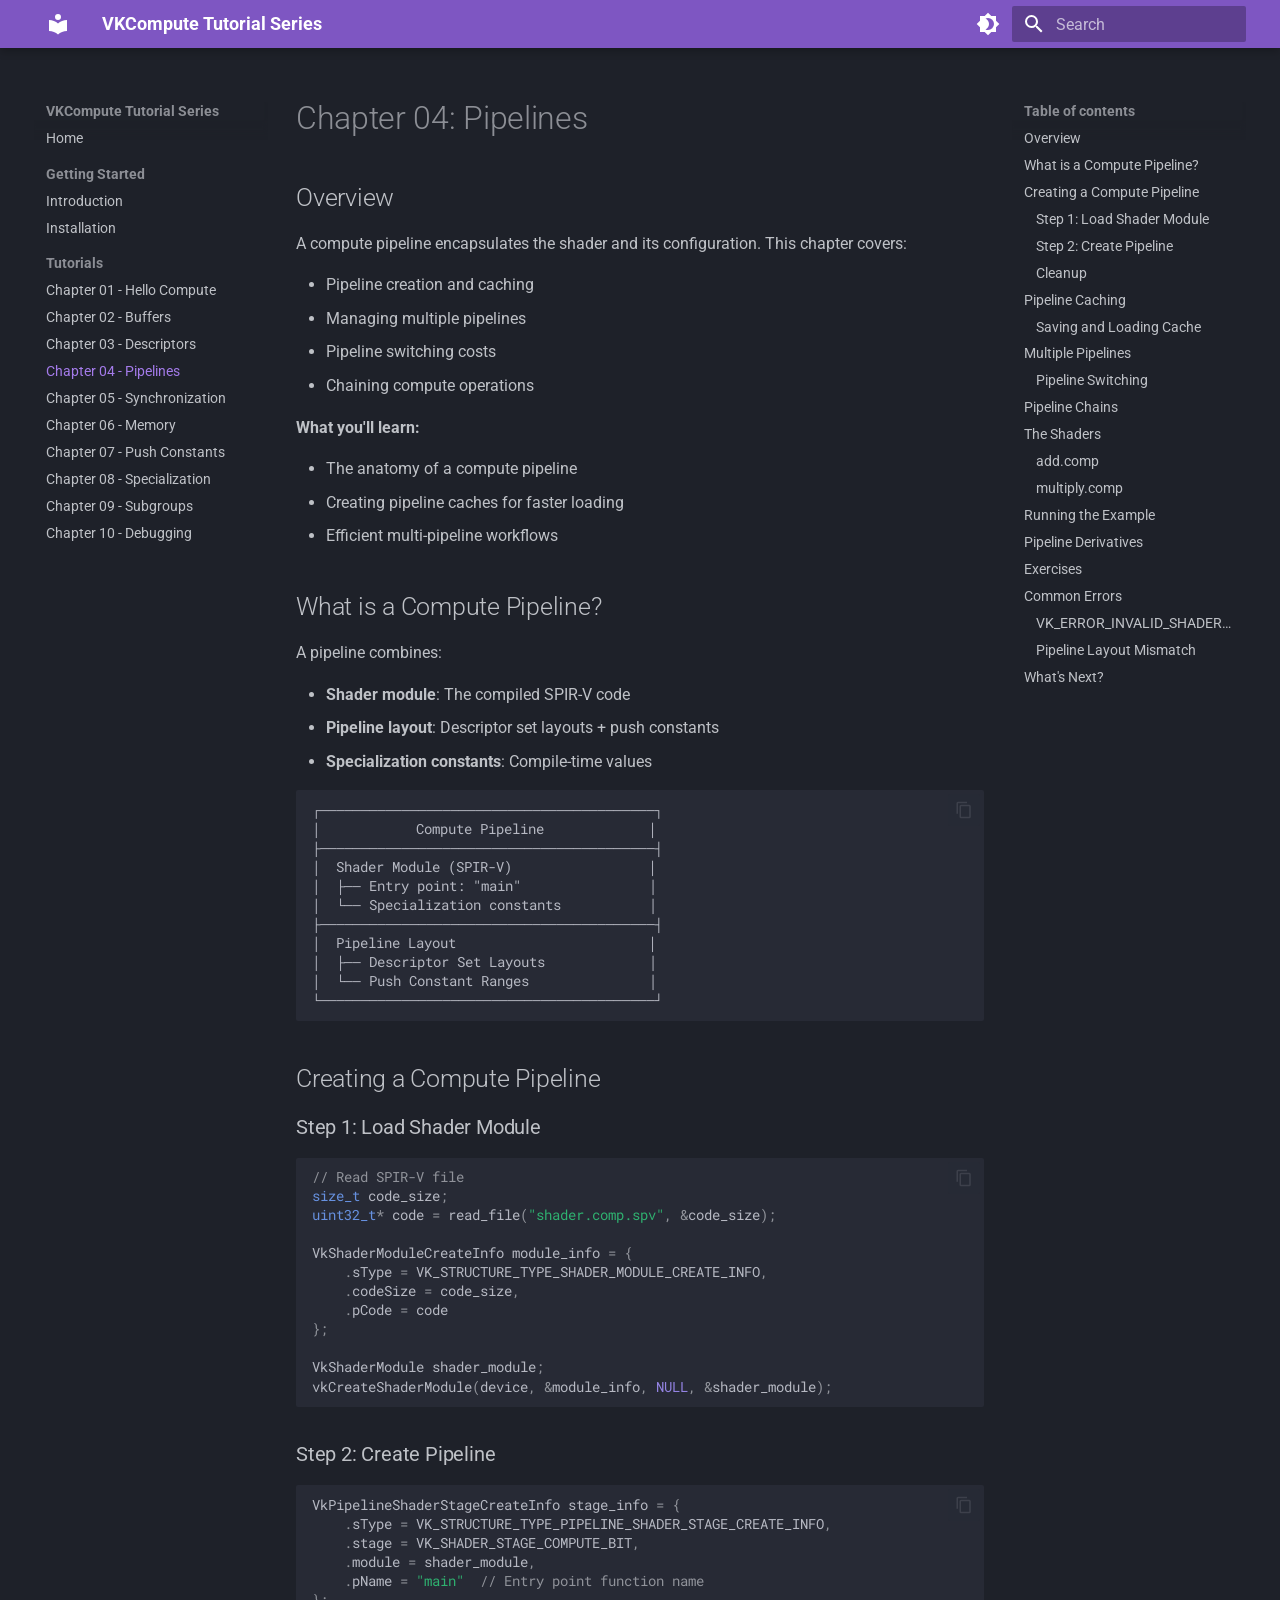
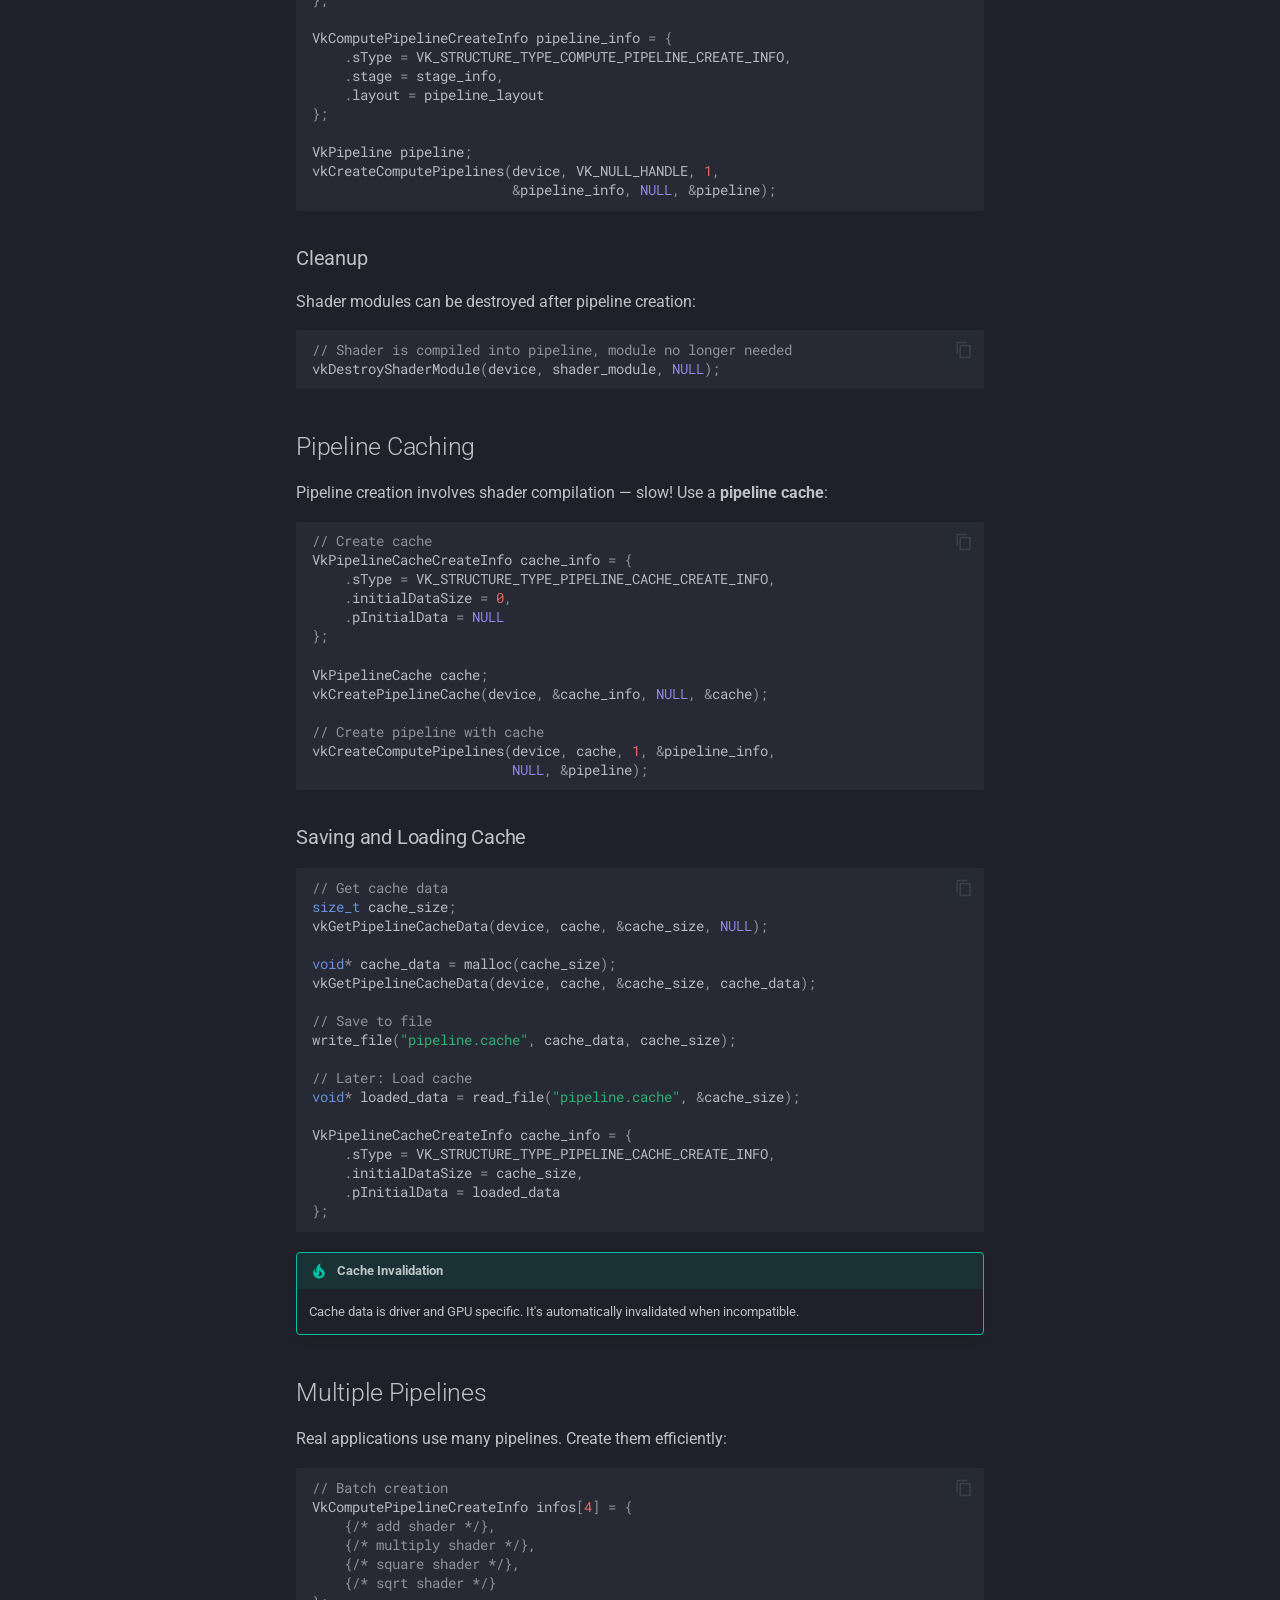
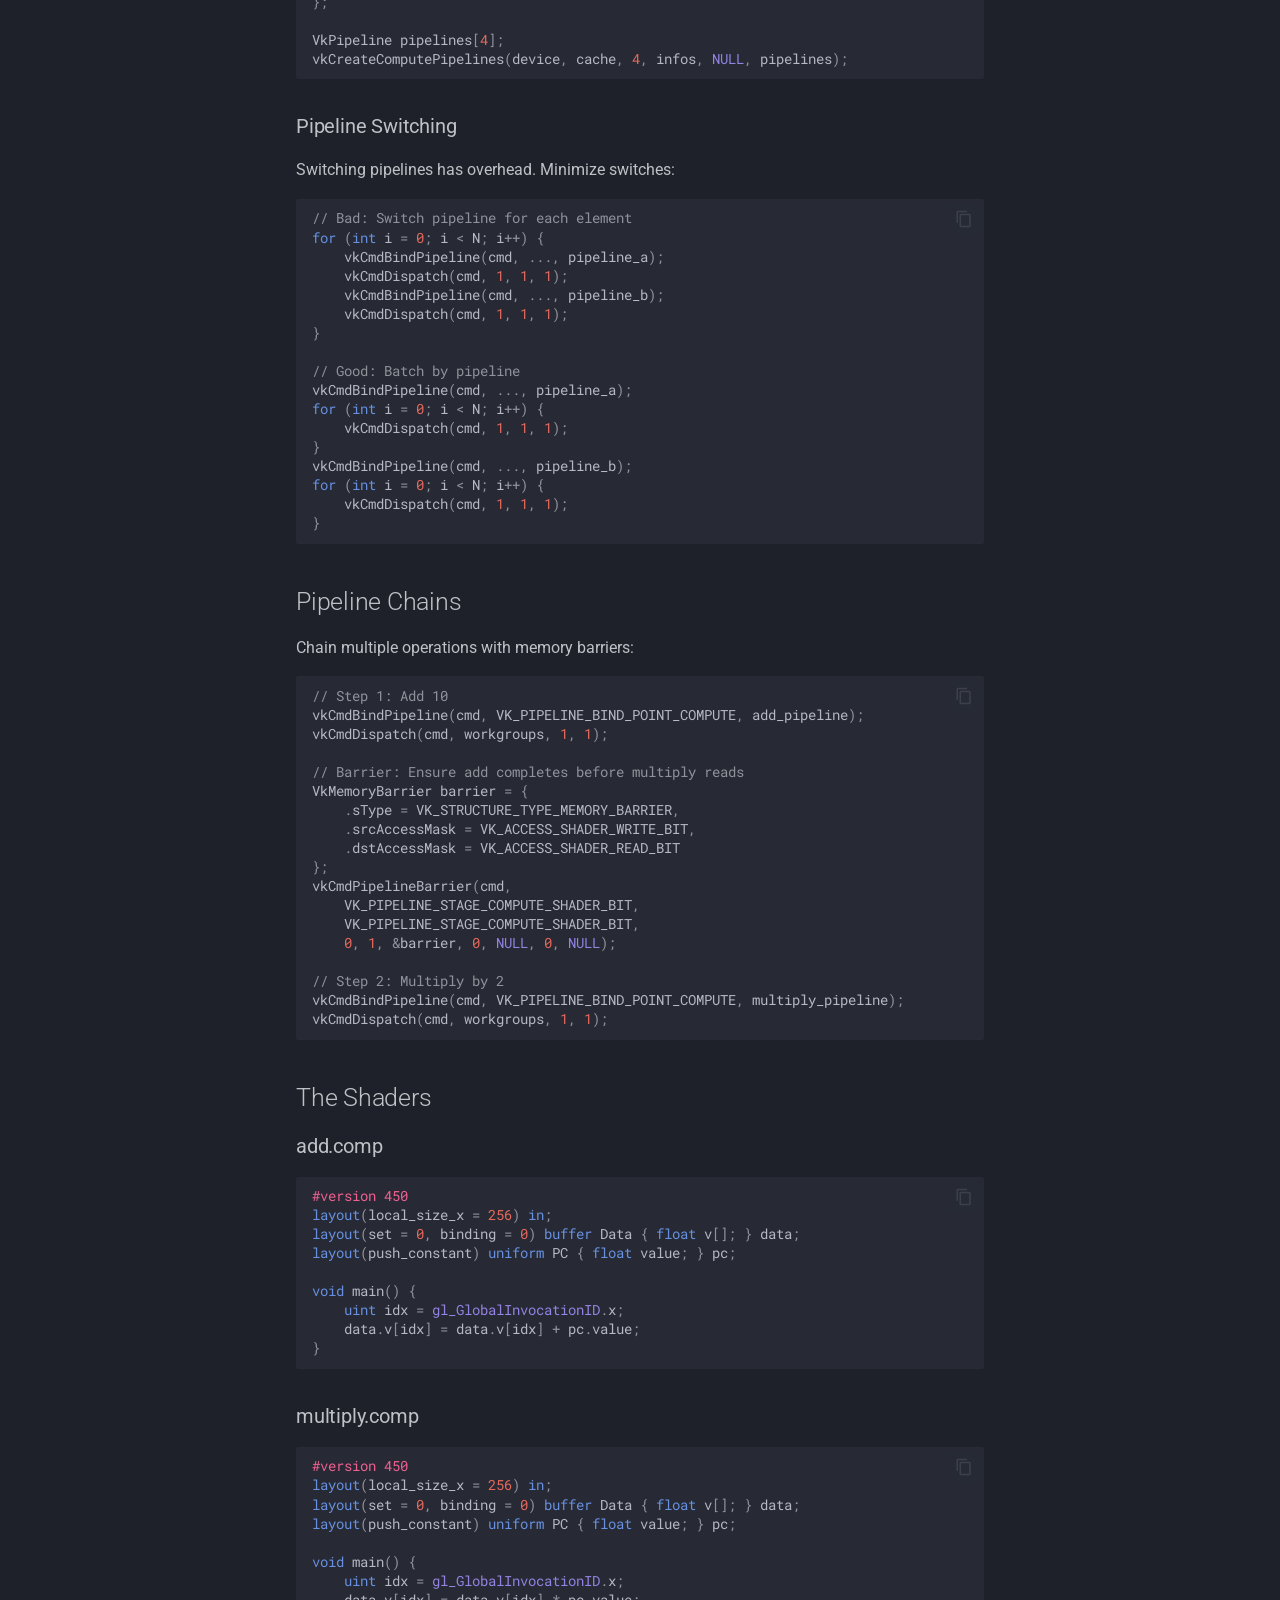
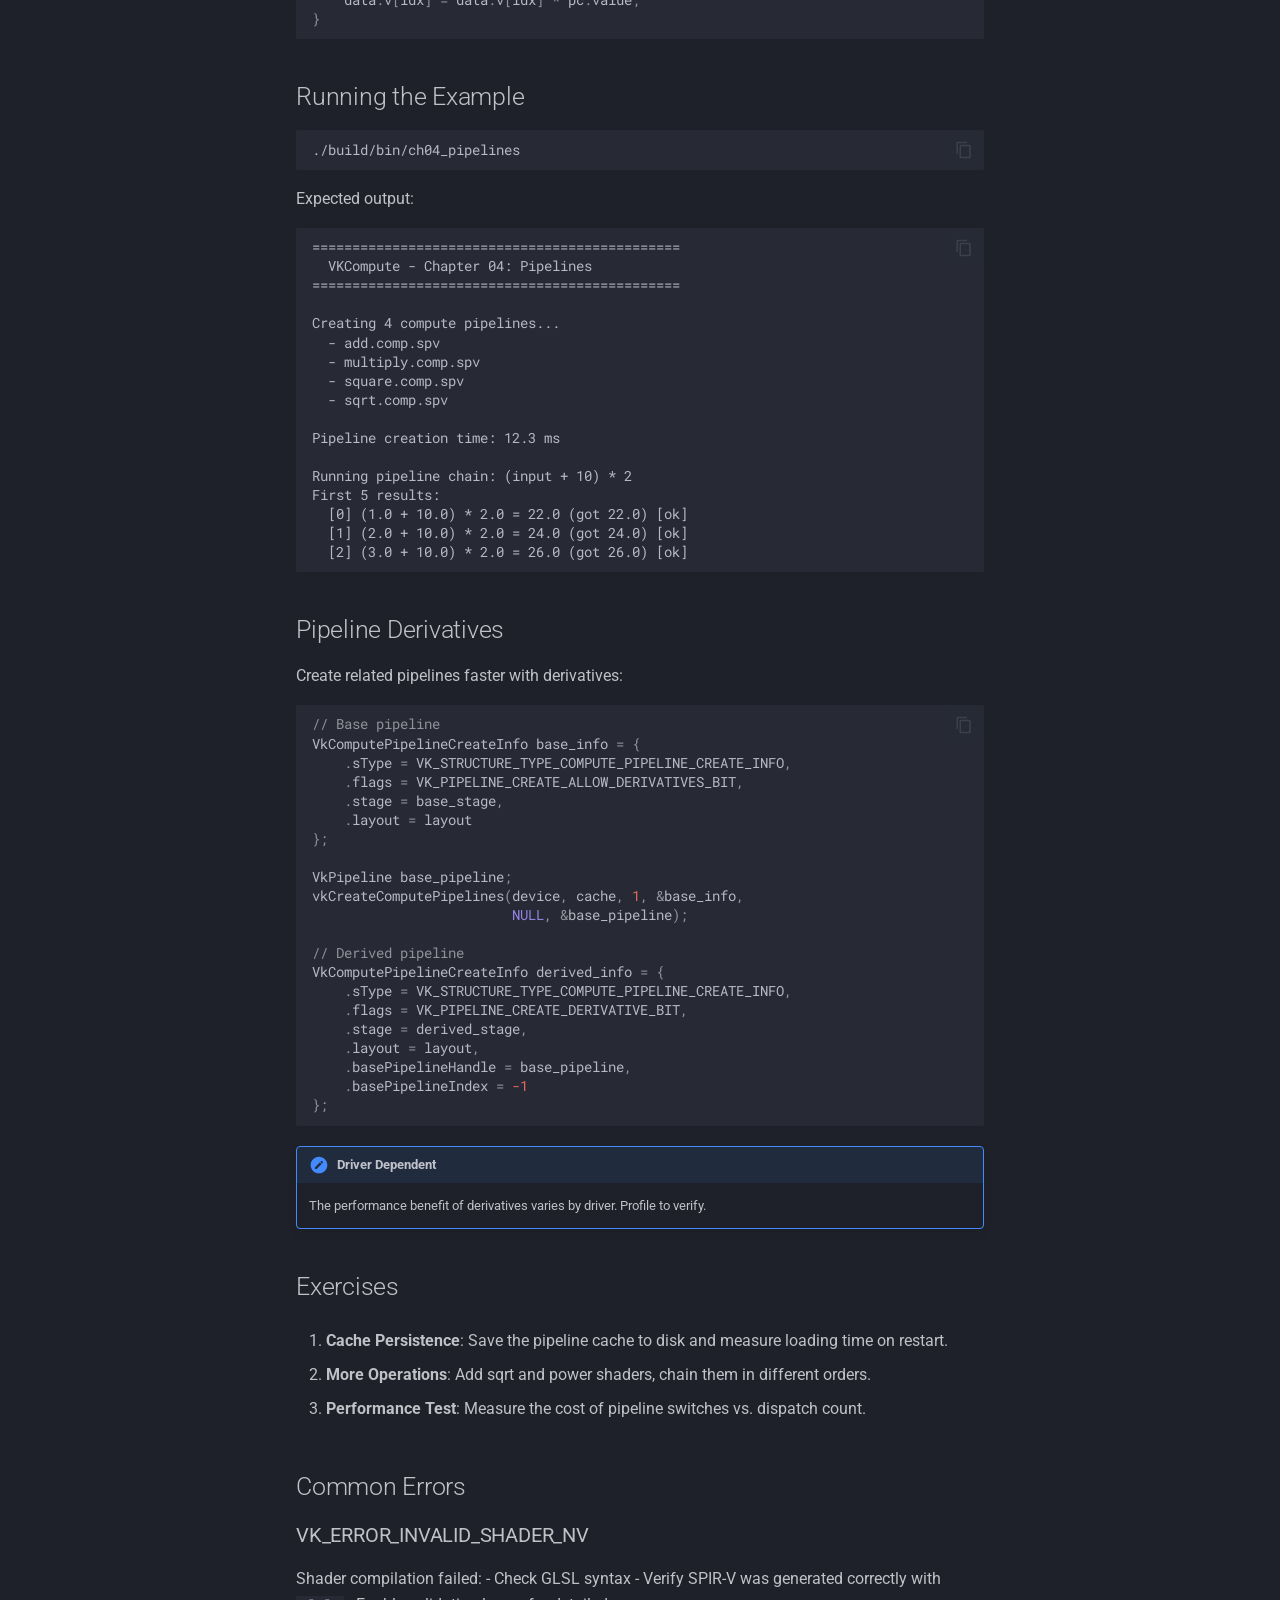
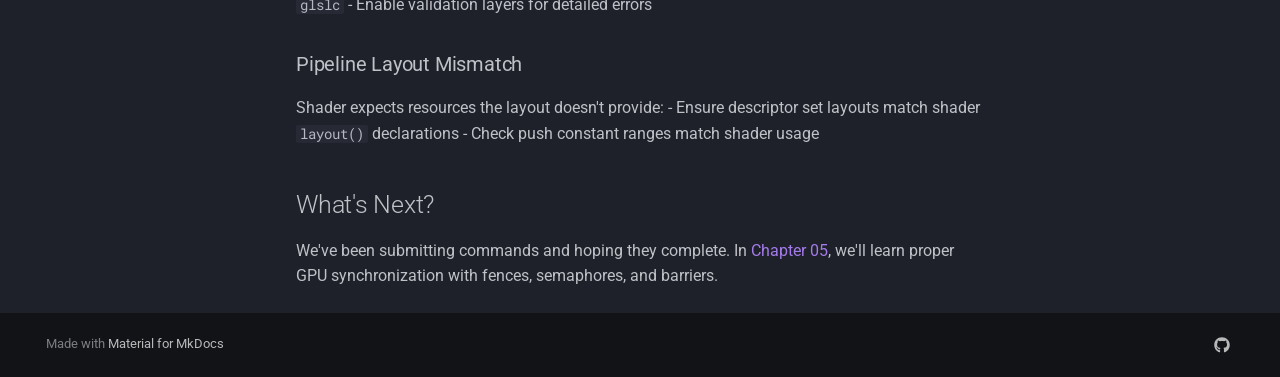
<file: docs/site/chapters/ch04_pipelines/index.html>
<!doctype html>
<html lang="en" class="no-js">
  <head>
    
      <meta charset="utf-8">
      <meta name="viewport" content="width=device-width,initial-scale=1">
      
        <meta name="description" content="Learn Vulkan Compute from scratch with practical examples">
      
      
        <meta name="author" content="VKCompute">
      
      
      
        <link rel="prev" href="../ch03_descriptors/">
      
      
        <link rel="next" href="../ch05_synchronization/">
      
      
        
      
      
      <link rel="icon" href="../../assets/images/favicon.png">
      <meta name="generator" content="mkdocs-1.6.1, mkdocs-material-9.7.1">
    
    
      
        <title>Chapter 04 - Pipelines - VKCompute Tutorial Series</title>
      
    
    
      <link rel="stylesheet" href="../../assets/stylesheets/main.484c7ddc.min.css">
      
        
        <link rel="stylesheet" href="../../assets/stylesheets/palette.ab4e12ef.min.css">
      
      


    
    
      
    
    
      
        
        
        <link rel="preconnect" href="https://fonts.gstatic.com" crossorigin>
        <link rel="stylesheet" href="https://fonts.googleapis.com/css?family=Roboto:300,300i,400,400i,700,700i%7CRoboto+Mono:400,400i,700,700i&display=fallback">
        <style>:root{--md-text-font:"Roboto";--md-code-font:"Roboto Mono"}</style>
      
    
    
    <script>__md_scope=new URL("../..",location),__md_hash=e=>[...e].reduce(((e,_)=>(e<<5)-e+_.charCodeAt(0)),0),__md_get=(e,_=localStorage,t=__md_scope)=>JSON.parse(_.getItem(t.pathname+"."+e)),__md_set=(e,_,t=localStorage,a=__md_scope)=>{try{t.setItem(a.pathname+"."+e,JSON.stringify(_))}catch(e){}}</script>
    
      

    
    
  </head>
  
  
    
    
      
    
    
    
    
    <body dir="ltr" data-md-color-scheme="slate" data-md-color-primary="deep-purple" data-md-color-accent="amber">
  
    
    <input class="md-toggle" data-md-toggle="drawer" type="checkbox" id="__drawer" autocomplete="off">
    <input class="md-toggle" data-md-toggle="search" type="checkbox" id="__search" autocomplete="off">
    <label class="md-overlay" for="__drawer"></label>
    <div data-md-component="skip">
      
        
        <a href="#chapter-04-pipelines" class="md-skip">
          Skip to content
        </a>
      
    </div>
    <div data-md-component="announce">
      
    </div>
    
    
      

  

<header class="md-header md-header--shadow" data-md-component="header">
  <nav class="md-header__inner md-grid" aria-label="Header">
    <a href="../.." title="VKCompute Tutorial Series" class="md-header__button md-logo" aria-label="VKCompute Tutorial Series" data-md-component="logo">
      
  
  <svg xmlns="http://www.w3.org/2000/svg" viewBox="0 0 24 24"><path d="M12 8a3 3 0 0 0 3-3 3 3 0 0 0-3-3 3 3 0 0 0-3 3 3 3 0 0 0 3 3m0 3.54C9.64 9.35 6.5 8 3 8v11c3.5 0 6.64 1.35 9 3.54 2.36-2.19 5.5-3.54 9-3.54V8c-3.5 0-6.64 1.35-9 3.54"/></svg>

    </a>
    <label class="md-header__button md-icon" for="__drawer">
      
      <svg xmlns="http://www.w3.org/2000/svg" viewBox="0 0 24 24"><path d="M3 6h18v2H3zm0 5h18v2H3zm0 5h18v2H3z"/></svg>
    </label>
    <div class="md-header__title" data-md-component="header-title">
      <div class="md-header__ellipsis">
        <div class="md-header__topic">
          <span class="md-ellipsis">
            VKCompute Tutorial Series
          </span>
        </div>
        <div class="md-header__topic" data-md-component="header-topic">
          <span class="md-ellipsis">
            
              Chapter 04 - Pipelines
            
          </span>
        </div>
      </div>
    </div>
    
      
        <form class="md-header__option" data-md-component="palette">
  
    
    
    
    <input class="md-option" data-md-color-media="" data-md-color-scheme="slate" data-md-color-primary="deep-purple" data-md-color-accent="amber"  aria-label="Switch to light mode"  type="radio" name="__palette" id="__palette_0">
    
      <label class="md-header__button md-icon" title="Switch to light mode" for="__palette_1" hidden>
        <svg xmlns="http://www.w3.org/2000/svg" viewBox="0 0 24 24"><path d="M12 18c-.89 0-1.74-.2-2.5-.55C11.56 16.5 13 14.42 13 12s-1.44-4.5-3.5-5.45C10.26 6.2 11.11 6 12 6a6 6 0 0 1 6 6 6 6 0 0 1-6 6m8-9.31V4h-4.69L12 .69 8.69 4H4v4.69L.69 12 4 15.31V20h4.69L12 23.31 15.31 20H20v-4.69L23.31 12z"/></svg>
      </label>
    
  
    
    
    
    <input class="md-option" data-md-color-media="" data-md-color-scheme="default" data-md-color-primary="deep-purple" data-md-color-accent="amber"  aria-label="Switch to dark mode"  type="radio" name="__palette" id="__palette_1">
    
      <label class="md-header__button md-icon" title="Switch to dark mode" for="__palette_0" hidden>
        <svg xmlns="http://www.w3.org/2000/svg" viewBox="0 0 24 24"><path d="M12 8a4 4 0 0 0-4 4 4 4 0 0 0 4 4 4 4 0 0 0 4-4 4 4 0 0 0-4-4m0 10a6 6 0 0 1-6-6 6 6 0 0 1 6-6 6 6 0 0 1 6 6 6 6 0 0 1-6 6m8-9.31V4h-4.69L12 .69 8.69 4H4v4.69L.69 12 4 15.31V20h4.69L12 23.31 15.31 20H20v-4.69L23.31 12z"/></svg>
      </label>
    
  
</form>
      
    
    
      <script>var palette=__md_get("__palette");if(palette&&palette.color){if("(prefers-color-scheme)"===palette.color.media){var media=matchMedia("(prefers-color-scheme: light)"),input=document.querySelector(media.matches?"[data-md-color-media='(prefers-color-scheme: light)']":"[data-md-color-media='(prefers-color-scheme: dark)']");palette.color.media=input.getAttribute("data-md-color-media"),palette.color.scheme=input.getAttribute("data-md-color-scheme"),palette.color.primary=input.getAttribute("data-md-color-primary"),palette.color.accent=input.getAttribute("data-md-color-accent")}for(var[key,value]of Object.entries(palette.color))document.body.setAttribute("data-md-color-"+key,value)}</script>
    
    
    
      
      
        <label class="md-header__button md-icon" for="__search">
          
          <svg xmlns="http://www.w3.org/2000/svg" viewBox="0 0 24 24"><path d="M9.5 3A6.5 6.5 0 0 1 16 9.5c0 1.61-.59 3.09-1.56 4.23l.27.27h.79l5 5-1.5 1.5-5-5v-.79l-.27-.27A6.52 6.52 0 0 1 9.5 16 6.5 6.5 0 0 1 3 9.5 6.5 6.5 0 0 1 9.5 3m0 2C7 5 5 7 5 9.5S7 14 9.5 14 14 12 14 9.5 12 5 9.5 5"/></svg>
        </label>
        <div class="md-search" data-md-component="search" role="dialog">
  <label class="md-search__overlay" for="__search"></label>
  <div class="md-search__inner" role="search">
    <form class="md-search__form" name="search">
      <input type="text" class="md-search__input" name="query" aria-label="Search" placeholder="Search" autocapitalize="off" autocorrect="off" autocomplete="off" spellcheck="false" data-md-component="search-query" required>
      <label class="md-search__icon md-icon" for="__search">
        
        <svg xmlns="http://www.w3.org/2000/svg" viewBox="0 0 24 24"><path d="M9.5 3A6.5 6.5 0 0 1 16 9.5c0 1.61-.59 3.09-1.56 4.23l.27.27h.79l5 5-1.5 1.5-5-5v-.79l-.27-.27A6.52 6.52 0 0 1 9.5 16 6.5 6.5 0 0 1 3 9.5 6.5 6.5 0 0 1 9.5 3m0 2C7 5 5 7 5 9.5S7 14 9.5 14 14 12 14 9.5 12 5 9.5 5"/></svg>
        
        <svg xmlns="http://www.w3.org/2000/svg" viewBox="0 0 24 24"><path d="M20 11v2H8l5.5 5.5-1.42 1.42L4.16 12l7.92-7.92L13.5 5.5 8 11z"/></svg>
      </label>
      <nav class="md-search__options" aria-label="Search">
        
        <button type="reset" class="md-search__icon md-icon" title="Clear" aria-label="Clear" tabindex="-1">
          
          <svg xmlns="http://www.w3.org/2000/svg" viewBox="0 0 24 24"><path d="M19 6.41 17.59 5 12 10.59 6.41 5 5 6.41 10.59 12 5 17.59 6.41 19 12 13.41 17.59 19 19 17.59 13.41 12z"/></svg>
        </button>
      </nav>
      
    </form>
    <div class="md-search__output">
      <div class="md-search__scrollwrap" tabindex="0" data-md-scrollfix>
        <div class="md-search-result" data-md-component="search-result">
          <div class="md-search-result__meta">
            Initializing search
          </div>
          <ol class="md-search-result__list" role="presentation"></ol>
        </div>
      </div>
    </div>
  </div>
</div>
      
    
    
  </nav>
  
</header>
    
    <div class="md-container" data-md-component="container">
      
      
        
          
        
      
      <main class="md-main" data-md-component="main">
        <div class="md-main__inner md-grid">
          
            
              
              <div class="md-sidebar md-sidebar--primary" data-md-component="sidebar" data-md-type="navigation" >
                <div class="md-sidebar__scrollwrap">
                  <div class="md-sidebar__inner">
                    



<nav class="md-nav md-nav--primary" aria-label="Navigation" data-md-level="0">
  <label class="md-nav__title" for="__drawer">
    <a href="../.." title="VKCompute Tutorial Series" class="md-nav__button md-logo" aria-label="VKCompute Tutorial Series" data-md-component="logo">
      
  
  <svg xmlns="http://www.w3.org/2000/svg" viewBox="0 0 24 24"><path d="M12 8a3 3 0 0 0 3-3 3 3 0 0 0-3-3 3 3 0 0 0-3 3 3 3 0 0 0 3 3m0 3.54C9.64 9.35 6.5 8 3 8v11c3.5 0 6.64 1.35 9 3.54 2.36-2.19 5.5-3.54 9-3.54V8c-3.5 0-6.64 1.35-9 3.54"/></svg>

    </a>
    VKCompute Tutorial Series
  </label>
  
  <ul class="md-nav__list" data-md-scrollfix>
    
      
      
  
  
  
  
    <li class="md-nav__item">
      <a href="../.." class="md-nav__link">
        
  
  
  <span class="md-ellipsis">
    
  
    Home
  

    
  </span>
  
  

      </a>
    </li>
  

    
      
      
  
  
  
  
    
    
    
    
      
        
        
      
    
    
    <li class="md-nav__item md-nav__item--section md-nav__item--nested">
      
        
        
          
        
        <input class="md-nav__toggle md-toggle md-toggle--indeterminate" type="checkbox" id="__nav_2" >
        
          
          <label class="md-nav__link" for="__nav_2" id="__nav_2_label" tabindex="">
            
  
  
  <span class="md-ellipsis">
    
  
    Getting Started
  

    
  </span>
  
  

            <span class="md-nav__icon md-icon"></span>
          </label>
        
        <nav class="md-nav" data-md-level="1" aria-labelledby="__nav_2_label" aria-expanded="false">
          <label class="md-nav__title" for="__nav_2">
            <span class="md-nav__icon md-icon"></span>
            
  
    Getting Started
  

          </label>
          <ul class="md-nav__list" data-md-scrollfix>
            
              
                
  
  
  
  
    <li class="md-nav__item">
      <a href="../../introduction/" class="md-nav__link">
        
  
  
  <span class="md-ellipsis">
    
  
    Introduction
  

    
  </span>
  
  

      </a>
    </li>
  

              
            
              
                
  
  
  
  
    <li class="md-nav__item">
      <a href="../../installation/" class="md-nav__link">
        
  
  
  <span class="md-ellipsis">
    
  
    Installation
  

    
  </span>
  
  

      </a>
    </li>
  

              
            
          </ul>
        </nav>
      
    </li>
  

    
      
      
  
  
    
  
  
  
    
    
    
    
      
        
        
      
    
    
    <li class="md-nav__item md-nav__item--active md-nav__item--section md-nav__item--nested">
      
        
        
        <input class="md-nav__toggle md-toggle " type="checkbox" id="__nav_3" checked>
        
          
          <label class="md-nav__link" for="__nav_3" id="__nav_3_label" tabindex="">
            
  
  
  <span class="md-ellipsis">
    
  
    Tutorials
  

    
  </span>
  
  

            <span class="md-nav__icon md-icon"></span>
          </label>
        
        <nav class="md-nav" data-md-level="1" aria-labelledby="__nav_3_label" aria-expanded="true">
          <label class="md-nav__title" for="__nav_3">
            <span class="md-nav__icon md-icon"></span>
            
  
    Tutorials
  

          </label>
          <ul class="md-nav__list" data-md-scrollfix>
            
              
                
  
  
  
  
    <li class="md-nav__item">
      <a href="../ch01_hello_compute/" class="md-nav__link">
        
  
  
  <span class="md-ellipsis">
    
  
    Chapter 01 - Hello Compute
  

    
  </span>
  
  

      </a>
    </li>
  

              
            
              
                
  
  
  
  
    <li class="md-nav__item">
      <a href="../ch02_buffers/" class="md-nav__link">
        
  
  
  <span class="md-ellipsis">
    
  
    Chapter 02 - Buffers
  

    
  </span>
  
  

      </a>
    </li>
  

              
            
              
                
  
  
  
  
    <li class="md-nav__item">
      <a href="../ch03_descriptors/" class="md-nav__link">
        
  
  
  <span class="md-ellipsis">
    
  
    Chapter 03 - Descriptors
  

    
  </span>
  
  

      </a>
    </li>
  

              
            
              
                
  
  
    
  
  
  
    <li class="md-nav__item md-nav__item--active">
      
      <input class="md-nav__toggle md-toggle" type="checkbox" id="__toc">
      
      
        
      
      
        <label class="md-nav__link md-nav__link--active" for="__toc">
          
  
  
  <span class="md-ellipsis">
    
  
    Chapter 04 - Pipelines
  

    
  </span>
  
  

          <span class="md-nav__icon md-icon"></span>
        </label>
      
      <a href="./" class="md-nav__link md-nav__link--active">
        
  
  
  <span class="md-ellipsis">
    
  
    Chapter 04 - Pipelines
  

    
  </span>
  
  

      </a>
      
        

<nav class="md-nav md-nav--secondary" aria-label="Table of contents">
  
  
  
    
  
  
    <label class="md-nav__title" for="__toc">
      <span class="md-nav__icon md-icon"></span>
      Table of contents
    </label>
    <ul class="md-nav__list" data-md-component="toc" data-md-scrollfix>
      
        <li class="md-nav__item">
  <a href="#overview" class="md-nav__link">
    <span class="md-ellipsis">
      
        Overview
      
    </span>
  </a>
  
</li>
      
        <li class="md-nav__item">
  <a href="#what-is-a-compute-pipeline" class="md-nav__link">
    <span class="md-ellipsis">
      
        What is a Compute Pipeline?
      
    </span>
  </a>
  
</li>
      
        <li class="md-nav__item">
  <a href="#creating-a-compute-pipeline" class="md-nav__link">
    <span class="md-ellipsis">
      
        Creating a Compute Pipeline
      
    </span>
  </a>
  
    <nav class="md-nav" aria-label="Creating a Compute Pipeline">
      <ul class="md-nav__list">
        
          <li class="md-nav__item">
  <a href="#step-1-load-shader-module" class="md-nav__link">
    <span class="md-ellipsis">
      
        Step 1: Load Shader Module
      
    </span>
  </a>
  
</li>
        
          <li class="md-nav__item">
  <a href="#step-2-create-pipeline" class="md-nav__link">
    <span class="md-ellipsis">
      
        Step 2: Create Pipeline
      
    </span>
  </a>
  
</li>
        
          <li class="md-nav__item">
  <a href="#cleanup" class="md-nav__link">
    <span class="md-ellipsis">
      
        Cleanup
      
    </span>
  </a>
  
</li>
        
      </ul>
    </nav>
  
</li>
      
        <li class="md-nav__item">
  <a href="#pipeline-caching" class="md-nav__link">
    <span class="md-ellipsis">
      
        Pipeline Caching
      
    </span>
  </a>
  
    <nav class="md-nav" aria-label="Pipeline Caching">
      <ul class="md-nav__list">
        
          <li class="md-nav__item">
  <a href="#saving-and-loading-cache" class="md-nav__link">
    <span class="md-ellipsis">
      
        Saving and Loading Cache
      
    </span>
  </a>
  
</li>
        
      </ul>
    </nav>
  
</li>
      
        <li class="md-nav__item">
  <a href="#multiple-pipelines" class="md-nav__link">
    <span class="md-ellipsis">
      
        Multiple Pipelines
      
    </span>
  </a>
  
    <nav class="md-nav" aria-label="Multiple Pipelines">
      <ul class="md-nav__list">
        
          <li class="md-nav__item">
  <a href="#pipeline-switching" class="md-nav__link">
    <span class="md-ellipsis">
      
        Pipeline Switching
      
    </span>
  </a>
  
</li>
        
      </ul>
    </nav>
  
</li>
      
        <li class="md-nav__item">
  <a href="#pipeline-chains" class="md-nav__link">
    <span class="md-ellipsis">
      
        Pipeline Chains
      
    </span>
  </a>
  
</li>
      
        <li class="md-nav__item">
  <a href="#the-shaders" class="md-nav__link">
    <span class="md-ellipsis">
      
        The Shaders
      
    </span>
  </a>
  
    <nav class="md-nav" aria-label="The Shaders">
      <ul class="md-nav__list">
        
          <li class="md-nav__item">
  <a href="#addcomp" class="md-nav__link">
    <span class="md-ellipsis">
      
        add.comp
      
    </span>
  </a>
  
</li>
        
          <li class="md-nav__item">
  <a href="#multiplycomp" class="md-nav__link">
    <span class="md-ellipsis">
      
        multiply.comp
      
    </span>
  </a>
  
</li>
        
      </ul>
    </nav>
  
</li>
      
        <li class="md-nav__item">
  <a href="#running-the-example" class="md-nav__link">
    <span class="md-ellipsis">
      
        Running the Example
      
    </span>
  </a>
  
</li>
      
        <li class="md-nav__item">
  <a href="#pipeline-derivatives" class="md-nav__link">
    <span class="md-ellipsis">
      
        Pipeline Derivatives
      
    </span>
  </a>
  
</li>
      
        <li class="md-nav__item">
  <a href="#exercises" class="md-nav__link">
    <span class="md-ellipsis">
      
        Exercises
      
    </span>
  </a>
  
</li>
      
        <li class="md-nav__item">
  <a href="#common-errors" class="md-nav__link">
    <span class="md-ellipsis">
      
        Common Errors
      
    </span>
  </a>
  
    <nav class="md-nav" aria-label="Common Errors">
      <ul class="md-nav__list">
        
          <li class="md-nav__item">
  <a href="#vk_error_invalid_shader_nv" class="md-nav__link">
    <span class="md-ellipsis">
      
        VK_ERROR_INVALID_SHADER_NV
      
    </span>
  </a>
  
</li>
        
          <li class="md-nav__item">
  <a href="#pipeline-layout-mismatch" class="md-nav__link">
    <span class="md-ellipsis">
      
        Pipeline Layout Mismatch
      
    </span>
  </a>
  
</li>
        
      </ul>
    </nav>
  
</li>
      
        <li class="md-nav__item">
  <a href="#whats-next" class="md-nav__link">
    <span class="md-ellipsis">
      
        What's Next?
      
    </span>
  </a>
  
</li>
      
    </ul>
  
</nav>
      
    </li>
  

              
            
              
                
  
  
  
  
    <li class="md-nav__item">
      <a href="../ch05_synchronization/" class="md-nav__link">
        
  
  
  <span class="md-ellipsis">
    
  
    Chapter 05 - Synchronization
  

    
  </span>
  
  

      </a>
    </li>
  

              
            
              
                
  
  
  
  
    <li class="md-nav__item">
      <a href="../ch06_memory/" class="md-nav__link">
        
  
  
  <span class="md-ellipsis">
    
  
    Chapter 06 - Memory
  

    
  </span>
  
  

      </a>
    </li>
  

              
            
              
                
  
  
  
  
    <li class="md-nav__item">
      <a href="../ch07_push_constants/" class="md-nav__link">
        
  
  
  <span class="md-ellipsis">
    
  
    Chapter 07 - Push Constants
  

    
  </span>
  
  

      </a>
    </li>
  

              
            
              
                
  
  
  
  
    <li class="md-nav__item">
      <a href="../ch08_specialization/" class="md-nav__link">
        
  
  
  <span class="md-ellipsis">
    
  
    Chapter 08 - Specialization
  

    
  </span>
  
  

      </a>
    </li>
  

              
            
              
                
  
  
  
  
    <li class="md-nav__item">
      <a href="../ch09_subgroups/" class="md-nav__link">
        
  
  
  <span class="md-ellipsis">
    
  
    Chapter 09 - Subgroups
  

    
  </span>
  
  

      </a>
    </li>
  

              
            
              
                
  
  
  
  
    <li class="md-nav__item">
      <a href="../ch10_debugging/" class="md-nav__link">
        
  
  
  <span class="md-ellipsis">
    
  
    Chapter 10 - Debugging
  

    
  </span>
  
  

      </a>
    </li>
  

              
            
          </ul>
        </nav>
      
    </li>
  

    
  </ul>
</nav>
                  </div>
                </div>
              </div>
            
            
              
              <div class="md-sidebar md-sidebar--secondary" data-md-component="sidebar" data-md-type="toc" >
                <div class="md-sidebar__scrollwrap">
                  <div class="md-sidebar__inner">
                    

<nav class="md-nav md-nav--secondary" aria-label="Table of contents">
  
  
  
    
  
  
    <label class="md-nav__title" for="__toc">
      <span class="md-nav__icon md-icon"></span>
      Table of contents
    </label>
    <ul class="md-nav__list" data-md-component="toc" data-md-scrollfix>
      
        <li class="md-nav__item">
  <a href="#overview" class="md-nav__link">
    <span class="md-ellipsis">
      
        Overview
      
    </span>
  </a>
  
</li>
      
        <li class="md-nav__item">
  <a href="#what-is-a-compute-pipeline" class="md-nav__link">
    <span class="md-ellipsis">
      
        What is a Compute Pipeline?
      
    </span>
  </a>
  
</li>
      
        <li class="md-nav__item">
  <a href="#creating-a-compute-pipeline" class="md-nav__link">
    <span class="md-ellipsis">
      
        Creating a Compute Pipeline
      
    </span>
  </a>
  
    <nav class="md-nav" aria-label="Creating a Compute Pipeline">
      <ul class="md-nav__list">
        
          <li class="md-nav__item">
  <a href="#step-1-load-shader-module" class="md-nav__link">
    <span class="md-ellipsis">
      
        Step 1: Load Shader Module
      
    </span>
  </a>
  
</li>
        
          <li class="md-nav__item">
  <a href="#step-2-create-pipeline" class="md-nav__link">
    <span class="md-ellipsis">
      
        Step 2: Create Pipeline
      
    </span>
  </a>
  
</li>
        
          <li class="md-nav__item">
  <a href="#cleanup" class="md-nav__link">
    <span class="md-ellipsis">
      
        Cleanup
      
    </span>
  </a>
  
</li>
        
      </ul>
    </nav>
  
</li>
      
        <li class="md-nav__item">
  <a href="#pipeline-caching" class="md-nav__link">
    <span class="md-ellipsis">
      
        Pipeline Caching
      
    </span>
  </a>
  
    <nav class="md-nav" aria-label="Pipeline Caching">
      <ul class="md-nav__list">
        
          <li class="md-nav__item">
  <a href="#saving-and-loading-cache" class="md-nav__link">
    <span class="md-ellipsis">
      
        Saving and Loading Cache
      
    </span>
  </a>
  
</li>
        
      </ul>
    </nav>
  
</li>
      
        <li class="md-nav__item">
  <a href="#multiple-pipelines" class="md-nav__link">
    <span class="md-ellipsis">
      
        Multiple Pipelines
      
    </span>
  </a>
  
    <nav class="md-nav" aria-label="Multiple Pipelines">
      <ul class="md-nav__list">
        
          <li class="md-nav__item">
  <a href="#pipeline-switching" class="md-nav__link">
    <span class="md-ellipsis">
      
        Pipeline Switching
      
    </span>
  </a>
  
</li>
        
      </ul>
    </nav>
  
</li>
      
        <li class="md-nav__item">
  <a href="#pipeline-chains" class="md-nav__link">
    <span class="md-ellipsis">
      
        Pipeline Chains
      
    </span>
  </a>
  
</li>
      
        <li class="md-nav__item">
  <a href="#the-shaders" class="md-nav__link">
    <span class="md-ellipsis">
      
        The Shaders
      
    </span>
  </a>
  
    <nav class="md-nav" aria-label="The Shaders">
      <ul class="md-nav__list">
        
          <li class="md-nav__item">
  <a href="#addcomp" class="md-nav__link">
    <span class="md-ellipsis">
      
        add.comp
      
    </span>
  </a>
  
</li>
        
          <li class="md-nav__item">
  <a href="#multiplycomp" class="md-nav__link">
    <span class="md-ellipsis">
      
        multiply.comp
      
    </span>
  </a>
  
</li>
        
      </ul>
    </nav>
  
</li>
      
        <li class="md-nav__item">
  <a href="#running-the-example" class="md-nav__link">
    <span class="md-ellipsis">
      
        Running the Example
      
    </span>
  </a>
  
</li>
      
        <li class="md-nav__item">
  <a href="#pipeline-derivatives" class="md-nav__link">
    <span class="md-ellipsis">
      
        Pipeline Derivatives
      
    </span>
  </a>
  
</li>
      
        <li class="md-nav__item">
  <a href="#exercises" class="md-nav__link">
    <span class="md-ellipsis">
      
        Exercises
      
    </span>
  </a>
  
</li>
      
        <li class="md-nav__item">
  <a href="#common-errors" class="md-nav__link">
    <span class="md-ellipsis">
      
        Common Errors
      
    </span>
  </a>
  
    <nav class="md-nav" aria-label="Common Errors">
      <ul class="md-nav__list">
        
          <li class="md-nav__item">
  <a href="#vk_error_invalid_shader_nv" class="md-nav__link">
    <span class="md-ellipsis">
      
        VK_ERROR_INVALID_SHADER_NV
      
    </span>
  </a>
  
</li>
        
          <li class="md-nav__item">
  <a href="#pipeline-layout-mismatch" class="md-nav__link">
    <span class="md-ellipsis">
      
        Pipeline Layout Mismatch
      
    </span>
  </a>
  
</li>
        
      </ul>
    </nav>
  
</li>
      
        <li class="md-nav__item">
  <a href="#whats-next" class="md-nav__link">
    <span class="md-ellipsis">
      
        What's Next?
      
    </span>
  </a>
  
</li>
      
    </ul>
  
</nav>
                  </div>
                </div>
              </div>
            
          
          
            <div class="md-content" data-md-component="content">
              
              <article class="md-content__inner md-typeset">
                
                  



<h1 id="chapter-04-pipelines">Chapter 04: Pipelines<a class="headerlink" href="#chapter-04-pipelines" title="Permanent link">&para;</a></h1>
<h2 id="overview">Overview<a class="headerlink" href="#overview" title="Permanent link">&para;</a></h2>
<p>A compute pipeline encapsulates the shader and its configuration. This chapter covers:</p>
<ul>
<li>Pipeline creation and caching</li>
<li>Managing multiple pipelines</li>
<li>Pipeline switching costs</li>
<li>Chaining compute operations</li>
</ul>
<p><strong>What you'll learn:</strong></p>
<ul>
<li>The anatomy of a compute pipeline</li>
<li>Creating pipeline caches for faster loading</li>
<li>Efficient multi-pipeline workflows</li>
</ul>
<h2 id="what-is-a-compute-pipeline">What is a Compute Pipeline?<a class="headerlink" href="#what-is-a-compute-pipeline" title="Permanent link">&para;</a></h2>
<p>A pipeline combines:</p>
<ul>
<li><strong>Shader module</strong>: The compiled SPIR-V code</li>
<li><strong>Pipeline layout</strong>: Descriptor set layouts + push constants</li>
<li><strong>Specialization constants</strong>: Compile-time values</li>
</ul>
<div class="highlight"><pre><span></span><code><a id="__codelineno-0-1" name="__codelineno-0-1" href="#__codelineno-0-1"></a>┌─────────────────────────────────────────┐
<a id="__codelineno-0-2" name="__codelineno-0-2" href="#__codelineno-0-2"></a>│            Compute Pipeline             │
<a id="__codelineno-0-3" name="__codelineno-0-3" href="#__codelineno-0-3"></a>├─────────────────────────────────────────┤
<a id="__codelineno-0-4" name="__codelineno-0-4" href="#__codelineno-0-4"></a>│  Shader Module (SPIR-V)                 │
<a id="__codelineno-0-5" name="__codelineno-0-5" href="#__codelineno-0-5"></a>│  ├── Entry point: &quot;main&quot;                │
<a id="__codelineno-0-6" name="__codelineno-0-6" href="#__codelineno-0-6"></a>│  └── Specialization constants           │
<a id="__codelineno-0-7" name="__codelineno-0-7" href="#__codelineno-0-7"></a>├─────────────────────────────────────────┤
<a id="__codelineno-0-8" name="__codelineno-0-8" href="#__codelineno-0-8"></a>│  Pipeline Layout                        │
<a id="__codelineno-0-9" name="__codelineno-0-9" href="#__codelineno-0-9"></a>│  ├── Descriptor Set Layouts             │
<a id="__codelineno-0-10" name="__codelineno-0-10" href="#__codelineno-0-10"></a>│  └── Push Constant Ranges               │
<a id="__codelineno-0-11" name="__codelineno-0-11" href="#__codelineno-0-11"></a>└─────────────────────────────────────────┘
</code></pre></div>
<h2 id="creating-a-compute-pipeline">Creating a Compute Pipeline<a class="headerlink" href="#creating-a-compute-pipeline" title="Permanent link">&para;</a></h2>
<h3 id="step-1-load-shader-module">Step 1: Load Shader Module<a class="headerlink" href="#step-1-load-shader-module" title="Permanent link">&para;</a></h3>
<div class="highlight"><pre><span></span><code><a id="__codelineno-1-1" name="__codelineno-1-1" href="#__codelineno-1-1"></a><span class="c1">// Read SPIR-V file</span>
<a id="__codelineno-1-2" name="__codelineno-1-2" href="#__codelineno-1-2"></a><span class="kt">size_t</span><span class="w"> </span><span class="n">code_size</span><span class="p">;</span>
<a id="__codelineno-1-3" name="__codelineno-1-3" href="#__codelineno-1-3"></a><span class="kt">uint32_t</span><span class="o">*</span><span class="w"> </span><span class="n">code</span><span class="w"> </span><span class="o">=</span><span class="w"> </span><span class="n">read_file</span><span class="p">(</span><span class="s">&quot;shader.comp.spv&quot;</span><span class="p">,</span><span class="w"> </span><span class="o">&amp;</span><span class="n">code_size</span><span class="p">);</span>
<a id="__codelineno-1-4" name="__codelineno-1-4" href="#__codelineno-1-4"></a>
<a id="__codelineno-1-5" name="__codelineno-1-5" href="#__codelineno-1-5"></a><span class="n">VkShaderModuleCreateInfo</span><span class="w"> </span><span class="n">module_info</span><span class="w"> </span><span class="o">=</span><span class="w"> </span><span class="p">{</span>
<a id="__codelineno-1-6" name="__codelineno-1-6" href="#__codelineno-1-6"></a><span class="w">    </span><span class="p">.</span><span class="n">sType</span><span class="w"> </span><span class="o">=</span><span class="w"> </span><span class="n">VK_STRUCTURE_TYPE_SHADER_MODULE_CREATE_INFO</span><span class="p">,</span>
<a id="__codelineno-1-7" name="__codelineno-1-7" href="#__codelineno-1-7"></a><span class="w">    </span><span class="p">.</span><span class="n">codeSize</span><span class="w"> </span><span class="o">=</span><span class="w"> </span><span class="n">code_size</span><span class="p">,</span>
<a id="__codelineno-1-8" name="__codelineno-1-8" href="#__codelineno-1-8"></a><span class="w">    </span><span class="p">.</span><span class="n">pCode</span><span class="w"> </span><span class="o">=</span><span class="w"> </span><span class="n">code</span>
<a id="__codelineno-1-9" name="__codelineno-1-9" href="#__codelineno-1-9"></a><span class="p">};</span>
<a id="__codelineno-1-10" name="__codelineno-1-10" href="#__codelineno-1-10"></a>
<a id="__codelineno-1-11" name="__codelineno-1-11" href="#__codelineno-1-11"></a><span class="n">VkShaderModule</span><span class="w"> </span><span class="n">shader_module</span><span class="p">;</span>
<a id="__codelineno-1-12" name="__codelineno-1-12" href="#__codelineno-1-12"></a><span class="n">vkCreateShaderModule</span><span class="p">(</span><span class="n">device</span><span class="p">,</span><span class="w"> </span><span class="o">&amp;</span><span class="n">module_info</span><span class="p">,</span><span class="w"> </span><span class="nb">NULL</span><span class="p">,</span><span class="w"> </span><span class="o">&amp;</span><span class="n">shader_module</span><span class="p">);</span>
</code></pre></div>
<h3 id="step-2-create-pipeline">Step 2: Create Pipeline<a class="headerlink" href="#step-2-create-pipeline" title="Permanent link">&para;</a></h3>
<div class="highlight"><pre><span></span><code><a id="__codelineno-2-1" name="__codelineno-2-1" href="#__codelineno-2-1"></a><span class="n">VkPipelineShaderStageCreateInfo</span><span class="w"> </span><span class="n">stage_info</span><span class="w"> </span><span class="o">=</span><span class="w"> </span><span class="p">{</span>
<a id="__codelineno-2-2" name="__codelineno-2-2" href="#__codelineno-2-2"></a><span class="w">    </span><span class="p">.</span><span class="n">sType</span><span class="w"> </span><span class="o">=</span><span class="w"> </span><span class="n">VK_STRUCTURE_TYPE_PIPELINE_SHADER_STAGE_CREATE_INFO</span><span class="p">,</span>
<a id="__codelineno-2-3" name="__codelineno-2-3" href="#__codelineno-2-3"></a><span class="w">    </span><span class="p">.</span><span class="n">stage</span><span class="w"> </span><span class="o">=</span><span class="w"> </span><span class="n">VK_SHADER_STAGE_COMPUTE_BIT</span><span class="p">,</span>
<a id="__codelineno-2-4" name="__codelineno-2-4" href="#__codelineno-2-4"></a><span class="w">    </span><span class="p">.</span><span class="n">module</span><span class="w"> </span><span class="o">=</span><span class="w"> </span><span class="n">shader_module</span><span class="p">,</span>
<a id="__codelineno-2-5" name="__codelineno-2-5" href="#__codelineno-2-5"></a><span class="w">    </span><span class="p">.</span><span class="n">pName</span><span class="w"> </span><span class="o">=</span><span class="w"> </span><span class="s">&quot;main&quot;</span><span class="w">  </span><span class="c1">// Entry point function name</span>
<a id="__codelineno-2-6" name="__codelineno-2-6" href="#__codelineno-2-6"></a><span class="p">};</span>
<a id="__codelineno-2-7" name="__codelineno-2-7" href="#__codelineno-2-7"></a>
<a id="__codelineno-2-8" name="__codelineno-2-8" href="#__codelineno-2-8"></a><span class="n">VkComputePipelineCreateInfo</span><span class="w"> </span><span class="n">pipeline_info</span><span class="w"> </span><span class="o">=</span><span class="w"> </span><span class="p">{</span>
<a id="__codelineno-2-9" name="__codelineno-2-9" href="#__codelineno-2-9"></a><span class="w">    </span><span class="p">.</span><span class="n">sType</span><span class="w"> </span><span class="o">=</span><span class="w"> </span><span class="n">VK_STRUCTURE_TYPE_COMPUTE_PIPELINE_CREATE_INFO</span><span class="p">,</span>
<a id="__codelineno-2-10" name="__codelineno-2-10" href="#__codelineno-2-10"></a><span class="w">    </span><span class="p">.</span><span class="n">stage</span><span class="w"> </span><span class="o">=</span><span class="w"> </span><span class="n">stage_info</span><span class="p">,</span>
<a id="__codelineno-2-11" name="__codelineno-2-11" href="#__codelineno-2-11"></a><span class="w">    </span><span class="p">.</span><span class="n">layout</span><span class="w"> </span><span class="o">=</span><span class="w"> </span><span class="n">pipeline_layout</span>
<a id="__codelineno-2-12" name="__codelineno-2-12" href="#__codelineno-2-12"></a><span class="p">};</span>
<a id="__codelineno-2-13" name="__codelineno-2-13" href="#__codelineno-2-13"></a>
<a id="__codelineno-2-14" name="__codelineno-2-14" href="#__codelineno-2-14"></a><span class="n">VkPipeline</span><span class="w"> </span><span class="n">pipeline</span><span class="p">;</span>
<a id="__codelineno-2-15" name="__codelineno-2-15" href="#__codelineno-2-15"></a><span class="n">vkCreateComputePipelines</span><span class="p">(</span><span class="n">device</span><span class="p">,</span><span class="w"> </span><span class="n">VK_NULL_HANDLE</span><span class="p">,</span><span class="w"> </span><span class="mi">1</span><span class="p">,</span><span class="w"> </span>
<a id="__codelineno-2-16" name="__codelineno-2-16" href="#__codelineno-2-16"></a><span class="w">                         </span><span class="o">&amp;</span><span class="n">pipeline_info</span><span class="p">,</span><span class="w"> </span><span class="nb">NULL</span><span class="p">,</span><span class="w"> </span><span class="o">&amp;</span><span class="n">pipeline</span><span class="p">);</span>
</code></pre></div>
<h3 id="cleanup">Cleanup<a class="headerlink" href="#cleanup" title="Permanent link">&para;</a></h3>
<p>Shader modules can be destroyed after pipeline creation:</p>
<div class="highlight"><pre><span></span><code><a id="__codelineno-3-1" name="__codelineno-3-1" href="#__codelineno-3-1"></a><span class="c1">// Shader is compiled into pipeline, module no longer needed</span>
<a id="__codelineno-3-2" name="__codelineno-3-2" href="#__codelineno-3-2"></a><span class="n">vkDestroyShaderModule</span><span class="p">(</span><span class="n">device</span><span class="p">,</span><span class="w"> </span><span class="n">shader_module</span><span class="p">,</span><span class="w"> </span><span class="nb">NULL</span><span class="p">);</span>
</code></pre></div>
<h2 id="pipeline-caching">Pipeline Caching<a class="headerlink" href="#pipeline-caching" title="Permanent link">&para;</a></h2>
<p>Pipeline creation involves shader compilation — slow! Use a <strong>pipeline cache</strong>:</p>
<div class="highlight"><pre><span></span><code><a id="__codelineno-4-1" name="__codelineno-4-1" href="#__codelineno-4-1"></a><span class="c1">// Create cache</span>
<a id="__codelineno-4-2" name="__codelineno-4-2" href="#__codelineno-4-2"></a><span class="n">VkPipelineCacheCreateInfo</span><span class="w"> </span><span class="n">cache_info</span><span class="w"> </span><span class="o">=</span><span class="w"> </span><span class="p">{</span>
<a id="__codelineno-4-3" name="__codelineno-4-3" href="#__codelineno-4-3"></a><span class="w">    </span><span class="p">.</span><span class="n">sType</span><span class="w"> </span><span class="o">=</span><span class="w"> </span><span class="n">VK_STRUCTURE_TYPE_PIPELINE_CACHE_CREATE_INFO</span><span class="p">,</span>
<a id="__codelineno-4-4" name="__codelineno-4-4" href="#__codelineno-4-4"></a><span class="w">    </span><span class="p">.</span><span class="n">initialDataSize</span><span class="w"> </span><span class="o">=</span><span class="w"> </span><span class="mi">0</span><span class="p">,</span>
<a id="__codelineno-4-5" name="__codelineno-4-5" href="#__codelineno-4-5"></a><span class="w">    </span><span class="p">.</span><span class="n">pInitialData</span><span class="w"> </span><span class="o">=</span><span class="w"> </span><span class="nb">NULL</span>
<a id="__codelineno-4-6" name="__codelineno-4-6" href="#__codelineno-4-6"></a><span class="p">};</span>
<a id="__codelineno-4-7" name="__codelineno-4-7" href="#__codelineno-4-7"></a>
<a id="__codelineno-4-8" name="__codelineno-4-8" href="#__codelineno-4-8"></a><span class="n">VkPipelineCache</span><span class="w"> </span><span class="n">cache</span><span class="p">;</span>
<a id="__codelineno-4-9" name="__codelineno-4-9" href="#__codelineno-4-9"></a><span class="n">vkCreatePipelineCache</span><span class="p">(</span><span class="n">device</span><span class="p">,</span><span class="w"> </span><span class="o">&amp;</span><span class="n">cache_info</span><span class="p">,</span><span class="w"> </span><span class="nb">NULL</span><span class="p">,</span><span class="w"> </span><span class="o">&amp;</span><span class="n">cache</span><span class="p">);</span>
<a id="__codelineno-4-10" name="__codelineno-4-10" href="#__codelineno-4-10"></a>
<a id="__codelineno-4-11" name="__codelineno-4-11" href="#__codelineno-4-11"></a><span class="c1">// Create pipeline with cache</span>
<a id="__codelineno-4-12" name="__codelineno-4-12" href="#__codelineno-4-12"></a><span class="n">vkCreateComputePipelines</span><span class="p">(</span><span class="n">device</span><span class="p">,</span><span class="w"> </span><span class="n">cache</span><span class="p">,</span><span class="w"> </span><span class="mi">1</span><span class="p">,</span><span class="w"> </span><span class="o">&amp;</span><span class="n">pipeline_info</span><span class="p">,</span><span class="w"> </span>
<a id="__codelineno-4-13" name="__codelineno-4-13" href="#__codelineno-4-13"></a><span class="w">                         </span><span class="nb">NULL</span><span class="p">,</span><span class="w"> </span><span class="o">&amp;</span><span class="n">pipeline</span><span class="p">);</span>
</code></pre></div>
<h3 id="saving-and-loading-cache">Saving and Loading Cache<a class="headerlink" href="#saving-and-loading-cache" title="Permanent link">&para;</a></h3>
<div class="highlight"><pre><span></span><code><a id="__codelineno-5-1" name="__codelineno-5-1" href="#__codelineno-5-1"></a><span class="c1">// Get cache data</span>
<a id="__codelineno-5-2" name="__codelineno-5-2" href="#__codelineno-5-2"></a><span class="kt">size_t</span><span class="w"> </span><span class="n">cache_size</span><span class="p">;</span>
<a id="__codelineno-5-3" name="__codelineno-5-3" href="#__codelineno-5-3"></a><span class="n">vkGetPipelineCacheData</span><span class="p">(</span><span class="n">device</span><span class="p">,</span><span class="w"> </span><span class="n">cache</span><span class="p">,</span><span class="w"> </span><span class="o">&amp;</span><span class="n">cache_size</span><span class="p">,</span><span class="w"> </span><span class="nb">NULL</span><span class="p">);</span>
<a id="__codelineno-5-4" name="__codelineno-5-4" href="#__codelineno-5-4"></a>
<a id="__codelineno-5-5" name="__codelineno-5-5" href="#__codelineno-5-5"></a><span class="kt">void</span><span class="o">*</span><span class="w"> </span><span class="n">cache_data</span><span class="w"> </span><span class="o">=</span><span class="w"> </span><span class="n">malloc</span><span class="p">(</span><span class="n">cache_size</span><span class="p">);</span>
<a id="__codelineno-5-6" name="__codelineno-5-6" href="#__codelineno-5-6"></a><span class="n">vkGetPipelineCacheData</span><span class="p">(</span><span class="n">device</span><span class="p">,</span><span class="w"> </span><span class="n">cache</span><span class="p">,</span><span class="w"> </span><span class="o">&amp;</span><span class="n">cache_size</span><span class="p">,</span><span class="w"> </span><span class="n">cache_data</span><span class="p">);</span>
<a id="__codelineno-5-7" name="__codelineno-5-7" href="#__codelineno-5-7"></a>
<a id="__codelineno-5-8" name="__codelineno-5-8" href="#__codelineno-5-8"></a><span class="c1">// Save to file</span>
<a id="__codelineno-5-9" name="__codelineno-5-9" href="#__codelineno-5-9"></a><span class="n">write_file</span><span class="p">(</span><span class="s">&quot;pipeline.cache&quot;</span><span class="p">,</span><span class="w"> </span><span class="n">cache_data</span><span class="p">,</span><span class="w"> </span><span class="n">cache_size</span><span class="p">);</span>
<a id="__codelineno-5-10" name="__codelineno-5-10" href="#__codelineno-5-10"></a>
<a id="__codelineno-5-11" name="__codelineno-5-11" href="#__codelineno-5-11"></a><span class="c1">// Later: Load cache</span>
<a id="__codelineno-5-12" name="__codelineno-5-12" href="#__codelineno-5-12"></a><span class="kt">void</span><span class="o">*</span><span class="w"> </span><span class="n">loaded_data</span><span class="w"> </span><span class="o">=</span><span class="w"> </span><span class="n">read_file</span><span class="p">(</span><span class="s">&quot;pipeline.cache&quot;</span><span class="p">,</span><span class="w"> </span><span class="o">&amp;</span><span class="n">cache_size</span><span class="p">);</span>
<a id="__codelineno-5-13" name="__codelineno-5-13" href="#__codelineno-5-13"></a>
<a id="__codelineno-5-14" name="__codelineno-5-14" href="#__codelineno-5-14"></a><span class="n">VkPipelineCacheCreateInfo</span><span class="w"> </span><span class="n">cache_info</span><span class="w"> </span><span class="o">=</span><span class="w"> </span><span class="p">{</span>
<a id="__codelineno-5-15" name="__codelineno-5-15" href="#__codelineno-5-15"></a><span class="w">    </span><span class="p">.</span><span class="n">sType</span><span class="w"> </span><span class="o">=</span><span class="w"> </span><span class="n">VK_STRUCTURE_TYPE_PIPELINE_CACHE_CREATE_INFO</span><span class="p">,</span>
<a id="__codelineno-5-16" name="__codelineno-5-16" href="#__codelineno-5-16"></a><span class="w">    </span><span class="p">.</span><span class="n">initialDataSize</span><span class="w"> </span><span class="o">=</span><span class="w"> </span><span class="n">cache_size</span><span class="p">,</span>
<a id="__codelineno-5-17" name="__codelineno-5-17" href="#__codelineno-5-17"></a><span class="w">    </span><span class="p">.</span><span class="n">pInitialData</span><span class="w"> </span><span class="o">=</span><span class="w"> </span><span class="n">loaded_data</span>
<a id="__codelineno-5-18" name="__codelineno-5-18" href="#__codelineno-5-18"></a><span class="p">};</span>
</code></pre></div>
<div class="admonition tip">
<p class="admonition-title">Cache Invalidation</p>
<p>Cache data is driver and GPU specific. It's automatically invalidated when incompatible.</p>
</div>
<h2 id="multiple-pipelines">Multiple Pipelines<a class="headerlink" href="#multiple-pipelines" title="Permanent link">&para;</a></h2>
<p>Real applications use many pipelines. Create them efficiently:</p>
<div class="highlight"><pre><span></span><code><a id="__codelineno-6-1" name="__codelineno-6-1" href="#__codelineno-6-1"></a><span class="c1">// Batch creation</span>
<a id="__codelineno-6-2" name="__codelineno-6-2" href="#__codelineno-6-2"></a><span class="n">VkComputePipelineCreateInfo</span><span class="w"> </span><span class="n">infos</span><span class="p">[</span><span class="mi">4</span><span class="p">]</span><span class="w"> </span><span class="o">=</span><span class="w"> </span><span class="p">{</span>
<a id="__codelineno-6-3" name="__codelineno-6-3" href="#__codelineno-6-3"></a><span class="w">    </span><span class="p">{</span><span class="cm">/* add shader */</span><span class="p">},</span>
<a id="__codelineno-6-4" name="__codelineno-6-4" href="#__codelineno-6-4"></a><span class="w">    </span><span class="p">{</span><span class="cm">/* multiply shader */</span><span class="p">},</span>
<a id="__codelineno-6-5" name="__codelineno-6-5" href="#__codelineno-6-5"></a><span class="w">    </span><span class="p">{</span><span class="cm">/* square shader */</span><span class="p">},</span>
<a id="__codelineno-6-6" name="__codelineno-6-6" href="#__codelineno-6-6"></a><span class="w">    </span><span class="p">{</span><span class="cm">/* sqrt shader */</span><span class="p">}</span>
<a id="__codelineno-6-7" name="__codelineno-6-7" href="#__codelineno-6-7"></a><span class="p">};</span>
<a id="__codelineno-6-8" name="__codelineno-6-8" href="#__codelineno-6-8"></a>
<a id="__codelineno-6-9" name="__codelineno-6-9" href="#__codelineno-6-9"></a><span class="n">VkPipeline</span><span class="w"> </span><span class="n">pipelines</span><span class="p">[</span><span class="mi">4</span><span class="p">];</span>
<a id="__codelineno-6-10" name="__codelineno-6-10" href="#__codelineno-6-10"></a><span class="n">vkCreateComputePipelines</span><span class="p">(</span><span class="n">device</span><span class="p">,</span><span class="w"> </span><span class="n">cache</span><span class="p">,</span><span class="w"> </span><span class="mi">4</span><span class="p">,</span><span class="w"> </span><span class="n">infos</span><span class="p">,</span><span class="w"> </span><span class="nb">NULL</span><span class="p">,</span><span class="w"> </span><span class="n">pipelines</span><span class="p">);</span>
</code></pre></div>
<h3 id="pipeline-switching">Pipeline Switching<a class="headerlink" href="#pipeline-switching" title="Permanent link">&para;</a></h3>
<p>Switching pipelines has overhead. Minimize switches:</p>
<div class="highlight"><pre><span></span><code><a id="__codelineno-7-1" name="__codelineno-7-1" href="#__codelineno-7-1"></a><span class="c1">// Bad: Switch pipeline for each element</span>
<a id="__codelineno-7-2" name="__codelineno-7-2" href="#__codelineno-7-2"></a><span class="k">for</span><span class="w"> </span><span class="p">(</span><span class="kt">int</span><span class="w"> </span><span class="n">i</span><span class="w"> </span><span class="o">=</span><span class="w"> </span><span class="mi">0</span><span class="p">;</span><span class="w"> </span><span class="n">i</span><span class="w"> </span><span class="o">&lt;</span><span class="w"> </span><span class="n">N</span><span class="p">;</span><span class="w"> </span><span class="n">i</span><span class="o">++</span><span class="p">)</span><span class="w"> </span><span class="p">{</span>
<a id="__codelineno-7-3" name="__codelineno-7-3" href="#__codelineno-7-3"></a><span class="w">    </span><span class="n">vkCmdBindPipeline</span><span class="p">(</span><span class="n">cmd</span><span class="p">,</span><span class="w"> </span><span class="p">...,</span><span class="w"> </span><span class="n">pipeline_a</span><span class="p">);</span>
<a id="__codelineno-7-4" name="__codelineno-7-4" href="#__codelineno-7-4"></a><span class="w">    </span><span class="n">vkCmdDispatch</span><span class="p">(</span><span class="n">cmd</span><span class="p">,</span><span class="w"> </span><span class="mi">1</span><span class="p">,</span><span class="w"> </span><span class="mi">1</span><span class="p">,</span><span class="w"> </span><span class="mi">1</span><span class="p">);</span>
<a id="__codelineno-7-5" name="__codelineno-7-5" href="#__codelineno-7-5"></a><span class="w">    </span><span class="n">vkCmdBindPipeline</span><span class="p">(</span><span class="n">cmd</span><span class="p">,</span><span class="w"> </span><span class="p">...,</span><span class="w"> </span><span class="n">pipeline_b</span><span class="p">);</span>
<a id="__codelineno-7-6" name="__codelineno-7-6" href="#__codelineno-7-6"></a><span class="w">    </span><span class="n">vkCmdDispatch</span><span class="p">(</span><span class="n">cmd</span><span class="p">,</span><span class="w"> </span><span class="mi">1</span><span class="p">,</span><span class="w"> </span><span class="mi">1</span><span class="p">,</span><span class="w"> </span><span class="mi">1</span><span class="p">);</span>
<a id="__codelineno-7-7" name="__codelineno-7-7" href="#__codelineno-7-7"></a><span class="p">}</span>
<a id="__codelineno-7-8" name="__codelineno-7-8" href="#__codelineno-7-8"></a>
<a id="__codelineno-7-9" name="__codelineno-7-9" href="#__codelineno-7-9"></a><span class="c1">// Good: Batch by pipeline</span>
<a id="__codelineno-7-10" name="__codelineno-7-10" href="#__codelineno-7-10"></a><span class="n">vkCmdBindPipeline</span><span class="p">(</span><span class="n">cmd</span><span class="p">,</span><span class="w"> </span><span class="p">...,</span><span class="w"> </span><span class="n">pipeline_a</span><span class="p">);</span>
<a id="__codelineno-7-11" name="__codelineno-7-11" href="#__codelineno-7-11"></a><span class="k">for</span><span class="w"> </span><span class="p">(</span><span class="kt">int</span><span class="w"> </span><span class="n">i</span><span class="w"> </span><span class="o">=</span><span class="w"> </span><span class="mi">0</span><span class="p">;</span><span class="w"> </span><span class="n">i</span><span class="w"> </span><span class="o">&lt;</span><span class="w"> </span><span class="n">N</span><span class="p">;</span><span class="w"> </span><span class="n">i</span><span class="o">++</span><span class="p">)</span><span class="w"> </span><span class="p">{</span>
<a id="__codelineno-7-12" name="__codelineno-7-12" href="#__codelineno-7-12"></a><span class="w">    </span><span class="n">vkCmdDispatch</span><span class="p">(</span><span class="n">cmd</span><span class="p">,</span><span class="w"> </span><span class="mi">1</span><span class="p">,</span><span class="w"> </span><span class="mi">1</span><span class="p">,</span><span class="w"> </span><span class="mi">1</span><span class="p">);</span>
<a id="__codelineno-7-13" name="__codelineno-7-13" href="#__codelineno-7-13"></a><span class="p">}</span>
<a id="__codelineno-7-14" name="__codelineno-7-14" href="#__codelineno-7-14"></a><span class="n">vkCmdBindPipeline</span><span class="p">(</span><span class="n">cmd</span><span class="p">,</span><span class="w"> </span><span class="p">...,</span><span class="w"> </span><span class="n">pipeline_b</span><span class="p">);</span>
<a id="__codelineno-7-15" name="__codelineno-7-15" href="#__codelineno-7-15"></a><span class="k">for</span><span class="w"> </span><span class="p">(</span><span class="kt">int</span><span class="w"> </span><span class="n">i</span><span class="w"> </span><span class="o">=</span><span class="w"> </span><span class="mi">0</span><span class="p">;</span><span class="w"> </span><span class="n">i</span><span class="w"> </span><span class="o">&lt;</span><span class="w"> </span><span class="n">N</span><span class="p">;</span><span class="w"> </span><span class="n">i</span><span class="o">++</span><span class="p">)</span><span class="w"> </span><span class="p">{</span>
<a id="__codelineno-7-16" name="__codelineno-7-16" href="#__codelineno-7-16"></a><span class="w">    </span><span class="n">vkCmdDispatch</span><span class="p">(</span><span class="n">cmd</span><span class="p">,</span><span class="w"> </span><span class="mi">1</span><span class="p">,</span><span class="w"> </span><span class="mi">1</span><span class="p">,</span><span class="w"> </span><span class="mi">1</span><span class="p">);</span>
<a id="__codelineno-7-17" name="__codelineno-7-17" href="#__codelineno-7-17"></a><span class="p">}</span>
</code></pre></div>
<h2 id="pipeline-chains">Pipeline Chains<a class="headerlink" href="#pipeline-chains" title="Permanent link">&para;</a></h2>
<p>Chain multiple operations with memory barriers:</p>
<div class="highlight"><pre><span></span><code><a id="__codelineno-8-1" name="__codelineno-8-1" href="#__codelineno-8-1"></a><span class="c1">// Step 1: Add 10</span>
<a id="__codelineno-8-2" name="__codelineno-8-2" href="#__codelineno-8-2"></a><span class="n">vkCmdBindPipeline</span><span class="p">(</span><span class="n">cmd</span><span class="p">,</span><span class="w"> </span><span class="n">VK_PIPELINE_BIND_POINT_COMPUTE</span><span class="p">,</span><span class="w"> </span><span class="n">add_pipeline</span><span class="p">);</span>
<a id="__codelineno-8-3" name="__codelineno-8-3" href="#__codelineno-8-3"></a><span class="n">vkCmdDispatch</span><span class="p">(</span><span class="n">cmd</span><span class="p">,</span><span class="w"> </span><span class="n">workgroups</span><span class="p">,</span><span class="w"> </span><span class="mi">1</span><span class="p">,</span><span class="w"> </span><span class="mi">1</span><span class="p">);</span>
<a id="__codelineno-8-4" name="__codelineno-8-4" href="#__codelineno-8-4"></a>
<a id="__codelineno-8-5" name="__codelineno-8-5" href="#__codelineno-8-5"></a><span class="c1">// Barrier: Ensure add completes before multiply reads</span>
<a id="__codelineno-8-6" name="__codelineno-8-6" href="#__codelineno-8-6"></a><span class="n">VkMemoryBarrier</span><span class="w"> </span><span class="n">barrier</span><span class="w"> </span><span class="o">=</span><span class="w"> </span><span class="p">{</span>
<a id="__codelineno-8-7" name="__codelineno-8-7" href="#__codelineno-8-7"></a><span class="w">    </span><span class="p">.</span><span class="n">sType</span><span class="w"> </span><span class="o">=</span><span class="w"> </span><span class="n">VK_STRUCTURE_TYPE_MEMORY_BARRIER</span><span class="p">,</span>
<a id="__codelineno-8-8" name="__codelineno-8-8" href="#__codelineno-8-8"></a><span class="w">    </span><span class="p">.</span><span class="n">srcAccessMask</span><span class="w"> </span><span class="o">=</span><span class="w"> </span><span class="n">VK_ACCESS_SHADER_WRITE_BIT</span><span class="p">,</span>
<a id="__codelineno-8-9" name="__codelineno-8-9" href="#__codelineno-8-9"></a><span class="w">    </span><span class="p">.</span><span class="n">dstAccessMask</span><span class="w"> </span><span class="o">=</span><span class="w"> </span><span class="n">VK_ACCESS_SHADER_READ_BIT</span>
<a id="__codelineno-8-10" name="__codelineno-8-10" href="#__codelineno-8-10"></a><span class="p">};</span>
<a id="__codelineno-8-11" name="__codelineno-8-11" href="#__codelineno-8-11"></a><span class="n">vkCmdPipelineBarrier</span><span class="p">(</span><span class="n">cmd</span><span class="p">,</span>
<a id="__codelineno-8-12" name="__codelineno-8-12" href="#__codelineno-8-12"></a><span class="w">    </span><span class="n">VK_PIPELINE_STAGE_COMPUTE_SHADER_BIT</span><span class="p">,</span>
<a id="__codelineno-8-13" name="__codelineno-8-13" href="#__codelineno-8-13"></a><span class="w">    </span><span class="n">VK_PIPELINE_STAGE_COMPUTE_SHADER_BIT</span><span class="p">,</span>
<a id="__codelineno-8-14" name="__codelineno-8-14" href="#__codelineno-8-14"></a><span class="w">    </span><span class="mi">0</span><span class="p">,</span><span class="w"> </span><span class="mi">1</span><span class="p">,</span><span class="w"> </span><span class="o">&amp;</span><span class="n">barrier</span><span class="p">,</span><span class="w"> </span><span class="mi">0</span><span class="p">,</span><span class="w"> </span><span class="nb">NULL</span><span class="p">,</span><span class="w"> </span><span class="mi">0</span><span class="p">,</span><span class="w"> </span><span class="nb">NULL</span><span class="p">);</span>
<a id="__codelineno-8-15" name="__codelineno-8-15" href="#__codelineno-8-15"></a>
<a id="__codelineno-8-16" name="__codelineno-8-16" href="#__codelineno-8-16"></a><span class="c1">// Step 2: Multiply by 2</span>
<a id="__codelineno-8-17" name="__codelineno-8-17" href="#__codelineno-8-17"></a><span class="n">vkCmdBindPipeline</span><span class="p">(</span><span class="n">cmd</span><span class="p">,</span><span class="w"> </span><span class="n">VK_PIPELINE_BIND_POINT_COMPUTE</span><span class="p">,</span><span class="w"> </span><span class="n">multiply_pipeline</span><span class="p">);</span>
<a id="__codelineno-8-18" name="__codelineno-8-18" href="#__codelineno-8-18"></a><span class="n">vkCmdDispatch</span><span class="p">(</span><span class="n">cmd</span><span class="p">,</span><span class="w"> </span><span class="n">workgroups</span><span class="p">,</span><span class="w"> </span><span class="mi">1</span><span class="p">,</span><span class="w"> </span><span class="mi">1</span><span class="p">);</span>
</code></pre></div>
<h2 id="the-shaders">The Shaders<a class="headerlink" href="#the-shaders" title="Permanent link">&para;</a></h2>
<h3 id="addcomp">add.comp<a class="headerlink" href="#addcomp" title="Permanent link">&para;</a></h3>
<div class="highlight"><pre><span></span><code><a id="__codelineno-9-1" name="__codelineno-9-1" href="#__codelineno-9-1"></a><span class="cp">#version 450</span>
<a id="__codelineno-9-2" name="__codelineno-9-2" href="#__codelineno-9-2"></a><span class="k">layout</span><span class="p">(</span><span class="n">local_size_x</span><span class="w"> </span><span class="o">=</span><span class="w"> </span><span class="mi">256</span><span class="p">)</span><span class="w"> </span><span class="k">in</span><span class="p">;</span>
<a id="__codelineno-9-3" name="__codelineno-9-3" href="#__codelineno-9-3"></a><span class="k">layout</span><span class="p">(</span><span class="n">set</span><span class="w"> </span><span class="o">=</span><span class="w"> </span><span class="mo">0</span><span class="p">,</span><span class="w"> </span><span class="n">binding</span><span class="w"> </span><span class="o">=</span><span class="w"> </span><span class="mo">0</span><span class="p">)</span><span class="w"> </span><span class="k">buffer</span><span class="w"> </span><span class="n">Data</span><span class="w"> </span><span class="p">{</span><span class="w"> </span><span class="kt">float</span><span class="w"> </span><span class="n">v</span><span class="p">[];</span><span class="w"> </span><span class="p">}</span><span class="w"> </span><span class="n">data</span><span class="p">;</span>
<a id="__codelineno-9-4" name="__codelineno-9-4" href="#__codelineno-9-4"></a><span class="k">layout</span><span class="p">(</span><span class="n">push_constant</span><span class="p">)</span><span class="w"> </span><span class="k">uniform</span><span class="w"> </span><span class="n">PC</span><span class="w"> </span><span class="p">{</span><span class="w"> </span><span class="kt">float</span><span class="w"> </span><span class="n">value</span><span class="p">;</span><span class="w"> </span><span class="p">}</span><span class="w"> </span><span class="n">pc</span><span class="p">;</span>
<a id="__codelineno-9-5" name="__codelineno-9-5" href="#__codelineno-9-5"></a>
<a id="__codelineno-9-6" name="__codelineno-9-6" href="#__codelineno-9-6"></a><span class="kt">void</span><span class="w"> </span><span class="n">main</span><span class="p">()</span><span class="w"> </span><span class="p">{</span>
<a id="__codelineno-9-7" name="__codelineno-9-7" href="#__codelineno-9-7"></a><span class="w">    </span><span class="kt">uint</span><span class="w"> </span><span class="n">idx</span><span class="w"> </span><span class="o">=</span><span class="w"> </span><span class="nb">gl_GlobalInvocationID</span><span class="p">.</span><span class="n">x</span><span class="p">;</span>
<a id="__codelineno-9-8" name="__codelineno-9-8" href="#__codelineno-9-8"></a><span class="w">    </span><span class="n">data</span><span class="p">.</span><span class="n">v</span><span class="p">[</span><span class="n">idx</span><span class="p">]</span><span class="w"> </span><span class="o">=</span><span class="w"> </span><span class="n">data</span><span class="p">.</span><span class="n">v</span><span class="p">[</span><span class="n">idx</span><span class="p">]</span><span class="w"> </span><span class="o">+</span><span class="w"> </span><span class="n">pc</span><span class="p">.</span><span class="n">value</span><span class="p">;</span>
<a id="__codelineno-9-9" name="__codelineno-9-9" href="#__codelineno-9-9"></a><span class="p">}</span>
</code></pre></div>
<h3 id="multiplycomp">multiply.comp<a class="headerlink" href="#multiplycomp" title="Permanent link">&para;</a></h3>
<div class="highlight"><pre><span></span><code><a id="__codelineno-10-1" name="__codelineno-10-1" href="#__codelineno-10-1"></a><span class="cp">#version 450</span>
<a id="__codelineno-10-2" name="__codelineno-10-2" href="#__codelineno-10-2"></a><span class="k">layout</span><span class="p">(</span><span class="n">local_size_x</span><span class="w"> </span><span class="o">=</span><span class="w"> </span><span class="mi">256</span><span class="p">)</span><span class="w"> </span><span class="k">in</span><span class="p">;</span>
<a id="__codelineno-10-3" name="__codelineno-10-3" href="#__codelineno-10-3"></a><span class="k">layout</span><span class="p">(</span><span class="n">set</span><span class="w"> </span><span class="o">=</span><span class="w"> </span><span class="mo">0</span><span class="p">,</span><span class="w"> </span><span class="n">binding</span><span class="w"> </span><span class="o">=</span><span class="w"> </span><span class="mo">0</span><span class="p">)</span><span class="w"> </span><span class="k">buffer</span><span class="w"> </span><span class="n">Data</span><span class="w"> </span><span class="p">{</span><span class="w"> </span><span class="kt">float</span><span class="w"> </span><span class="n">v</span><span class="p">[];</span><span class="w"> </span><span class="p">}</span><span class="w"> </span><span class="n">data</span><span class="p">;</span>
<a id="__codelineno-10-4" name="__codelineno-10-4" href="#__codelineno-10-4"></a><span class="k">layout</span><span class="p">(</span><span class="n">push_constant</span><span class="p">)</span><span class="w"> </span><span class="k">uniform</span><span class="w"> </span><span class="n">PC</span><span class="w"> </span><span class="p">{</span><span class="w"> </span><span class="kt">float</span><span class="w"> </span><span class="n">value</span><span class="p">;</span><span class="w"> </span><span class="p">}</span><span class="w"> </span><span class="n">pc</span><span class="p">;</span>
<a id="__codelineno-10-5" name="__codelineno-10-5" href="#__codelineno-10-5"></a>
<a id="__codelineno-10-6" name="__codelineno-10-6" href="#__codelineno-10-6"></a><span class="kt">void</span><span class="w"> </span><span class="n">main</span><span class="p">()</span><span class="w"> </span><span class="p">{</span>
<a id="__codelineno-10-7" name="__codelineno-10-7" href="#__codelineno-10-7"></a><span class="w">    </span><span class="kt">uint</span><span class="w"> </span><span class="n">idx</span><span class="w"> </span><span class="o">=</span><span class="w"> </span><span class="nb">gl_GlobalInvocationID</span><span class="p">.</span><span class="n">x</span><span class="p">;</span>
<a id="__codelineno-10-8" name="__codelineno-10-8" href="#__codelineno-10-8"></a><span class="w">    </span><span class="n">data</span><span class="p">.</span><span class="n">v</span><span class="p">[</span><span class="n">idx</span><span class="p">]</span><span class="w"> </span><span class="o">=</span><span class="w"> </span><span class="n">data</span><span class="p">.</span><span class="n">v</span><span class="p">[</span><span class="n">idx</span><span class="p">]</span><span class="w"> </span><span class="o">*</span><span class="w"> </span><span class="n">pc</span><span class="p">.</span><span class="n">value</span><span class="p">;</span>
<a id="__codelineno-10-9" name="__codelineno-10-9" href="#__codelineno-10-9"></a><span class="p">}</span>
</code></pre></div>
<h2 id="running-the-example">Running the Example<a class="headerlink" href="#running-the-example" title="Permanent link">&para;</a></h2>
<div class="highlight"><pre><span></span><code><a id="__codelineno-11-1" name="__codelineno-11-1" href="#__codelineno-11-1"></a>./build/bin/ch04_pipelines
</code></pre></div>
<p>Expected output:
<div class="highlight"><pre><span></span><code><a id="__codelineno-12-1" name="__codelineno-12-1" href="#__codelineno-12-1"></a>==============================================
<a id="__codelineno-12-2" name="__codelineno-12-2" href="#__codelineno-12-2"></a>  VKCompute - Chapter 04: Pipelines
<a id="__codelineno-12-3" name="__codelineno-12-3" href="#__codelineno-12-3"></a>==============================================
<a id="__codelineno-12-4" name="__codelineno-12-4" href="#__codelineno-12-4"></a>
<a id="__codelineno-12-5" name="__codelineno-12-5" href="#__codelineno-12-5"></a>Creating 4 compute pipelines...
<a id="__codelineno-12-6" name="__codelineno-12-6" href="#__codelineno-12-6"></a>  - add.comp.spv
<a id="__codelineno-12-7" name="__codelineno-12-7" href="#__codelineno-12-7"></a>  - multiply.comp.spv
<a id="__codelineno-12-8" name="__codelineno-12-8" href="#__codelineno-12-8"></a>  - square.comp.spv
<a id="__codelineno-12-9" name="__codelineno-12-9" href="#__codelineno-12-9"></a>  - sqrt.comp.spv
<a id="__codelineno-12-10" name="__codelineno-12-10" href="#__codelineno-12-10"></a>
<a id="__codelineno-12-11" name="__codelineno-12-11" href="#__codelineno-12-11"></a>Pipeline creation time: 12.3 ms
<a id="__codelineno-12-12" name="__codelineno-12-12" href="#__codelineno-12-12"></a>
<a id="__codelineno-12-13" name="__codelineno-12-13" href="#__codelineno-12-13"></a>Running pipeline chain: (input + 10) * 2
<a id="__codelineno-12-14" name="__codelineno-12-14" href="#__codelineno-12-14"></a>First 5 results:
<a id="__codelineno-12-15" name="__codelineno-12-15" href="#__codelineno-12-15"></a>  [0] (1.0 + 10.0) * 2.0 = 22.0 (got 22.0) [ok]
<a id="__codelineno-12-16" name="__codelineno-12-16" href="#__codelineno-12-16"></a>  [1] (2.0 + 10.0) * 2.0 = 24.0 (got 24.0) [ok]
<a id="__codelineno-12-17" name="__codelineno-12-17" href="#__codelineno-12-17"></a>  [2] (3.0 + 10.0) * 2.0 = 26.0 (got 26.0) [ok]
</code></pre></div></p>
<h2 id="pipeline-derivatives">Pipeline Derivatives<a class="headerlink" href="#pipeline-derivatives" title="Permanent link">&para;</a></h2>
<p>Create related pipelines faster with derivatives:</p>
<div class="highlight"><pre><span></span><code><a id="__codelineno-13-1" name="__codelineno-13-1" href="#__codelineno-13-1"></a><span class="c1">// Base pipeline</span>
<a id="__codelineno-13-2" name="__codelineno-13-2" href="#__codelineno-13-2"></a><span class="n">VkComputePipelineCreateInfo</span><span class="w"> </span><span class="n">base_info</span><span class="w"> </span><span class="o">=</span><span class="w"> </span><span class="p">{</span>
<a id="__codelineno-13-3" name="__codelineno-13-3" href="#__codelineno-13-3"></a><span class="w">    </span><span class="p">.</span><span class="n">sType</span><span class="w"> </span><span class="o">=</span><span class="w"> </span><span class="n">VK_STRUCTURE_TYPE_COMPUTE_PIPELINE_CREATE_INFO</span><span class="p">,</span>
<a id="__codelineno-13-4" name="__codelineno-13-4" href="#__codelineno-13-4"></a><span class="w">    </span><span class="p">.</span><span class="n">flags</span><span class="w"> </span><span class="o">=</span><span class="w"> </span><span class="n">VK_PIPELINE_CREATE_ALLOW_DERIVATIVES_BIT</span><span class="p">,</span>
<a id="__codelineno-13-5" name="__codelineno-13-5" href="#__codelineno-13-5"></a><span class="w">    </span><span class="p">.</span><span class="n">stage</span><span class="w"> </span><span class="o">=</span><span class="w"> </span><span class="n">base_stage</span><span class="p">,</span>
<a id="__codelineno-13-6" name="__codelineno-13-6" href="#__codelineno-13-6"></a><span class="w">    </span><span class="p">.</span><span class="n">layout</span><span class="w"> </span><span class="o">=</span><span class="w"> </span><span class="n">layout</span>
<a id="__codelineno-13-7" name="__codelineno-13-7" href="#__codelineno-13-7"></a><span class="p">};</span>
<a id="__codelineno-13-8" name="__codelineno-13-8" href="#__codelineno-13-8"></a>
<a id="__codelineno-13-9" name="__codelineno-13-9" href="#__codelineno-13-9"></a><span class="n">VkPipeline</span><span class="w"> </span><span class="n">base_pipeline</span><span class="p">;</span>
<a id="__codelineno-13-10" name="__codelineno-13-10" href="#__codelineno-13-10"></a><span class="n">vkCreateComputePipelines</span><span class="p">(</span><span class="n">device</span><span class="p">,</span><span class="w"> </span><span class="n">cache</span><span class="p">,</span><span class="w"> </span><span class="mi">1</span><span class="p">,</span><span class="w"> </span><span class="o">&amp;</span><span class="n">base_info</span><span class="p">,</span><span class="w"> </span>
<a id="__codelineno-13-11" name="__codelineno-13-11" href="#__codelineno-13-11"></a><span class="w">                         </span><span class="nb">NULL</span><span class="p">,</span><span class="w"> </span><span class="o">&amp;</span><span class="n">base_pipeline</span><span class="p">);</span>
<a id="__codelineno-13-12" name="__codelineno-13-12" href="#__codelineno-13-12"></a>
<a id="__codelineno-13-13" name="__codelineno-13-13" href="#__codelineno-13-13"></a><span class="c1">// Derived pipeline</span>
<a id="__codelineno-13-14" name="__codelineno-13-14" href="#__codelineno-13-14"></a><span class="n">VkComputePipelineCreateInfo</span><span class="w"> </span><span class="n">derived_info</span><span class="w"> </span><span class="o">=</span><span class="w"> </span><span class="p">{</span>
<a id="__codelineno-13-15" name="__codelineno-13-15" href="#__codelineno-13-15"></a><span class="w">    </span><span class="p">.</span><span class="n">sType</span><span class="w"> </span><span class="o">=</span><span class="w"> </span><span class="n">VK_STRUCTURE_TYPE_COMPUTE_PIPELINE_CREATE_INFO</span><span class="p">,</span>
<a id="__codelineno-13-16" name="__codelineno-13-16" href="#__codelineno-13-16"></a><span class="w">    </span><span class="p">.</span><span class="n">flags</span><span class="w"> </span><span class="o">=</span><span class="w"> </span><span class="n">VK_PIPELINE_CREATE_DERIVATIVE_BIT</span><span class="p">,</span>
<a id="__codelineno-13-17" name="__codelineno-13-17" href="#__codelineno-13-17"></a><span class="w">    </span><span class="p">.</span><span class="n">stage</span><span class="w"> </span><span class="o">=</span><span class="w"> </span><span class="n">derived_stage</span><span class="p">,</span>
<a id="__codelineno-13-18" name="__codelineno-13-18" href="#__codelineno-13-18"></a><span class="w">    </span><span class="p">.</span><span class="n">layout</span><span class="w"> </span><span class="o">=</span><span class="w"> </span><span class="n">layout</span><span class="p">,</span>
<a id="__codelineno-13-19" name="__codelineno-13-19" href="#__codelineno-13-19"></a><span class="w">    </span><span class="p">.</span><span class="n">basePipelineHandle</span><span class="w"> </span><span class="o">=</span><span class="w"> </span><span class="n">base_pipeline</span><span class="p">,</span>
<a id="__codelineno-13-20" name="__codelineno-13-20" href="#__codelineno-13-20"></a><span class="w">    </span><span class="p">.</span><span class="n">basePipelineIndex</span><span class="w"> </span><span class="o">=</span><span class="w"> </span><span class="mi">-1</span>
<a id="__codelineno-13-21" name="__codelineno-13-21" href="#__codelineno-13-21"></a><span class="p">};</span>
</code></pre></div>
<div class="admonition note">
<p class="admonition-title">Driver Dependent</p>
<p>The performance benefit of derivatives varies by driver. Profile to verify.</p>
</div>
<h2 id="exercises">Exercises<a class="headerlink" href="#exercises" title="Permanent link">&para;</a></h2>
<ol>
<li>
<p><strong>Cache Persistence</strong>: Save the pipeline cache to disk and measure loading time on restart.</p>
</li>
<li>
<p><strong>More Operations</strong>: Add sqrt and power shaders, chain them in different orders.</p>
</li>
<li>
<p><strong>Performance Test</strong>: Measure the cost of pipeline switches vs. dispatch count.</p>
</li>
</ol>
<h2 id="common-errors">Common Errors<a class="headerlink" href="#common-errors" title="Permanent link">&para;</a></h2>
<h3 id="vk_error_invalid_shader_nv">VK_ERROR_INVALID_SHADER_NV<a class="headerlink" href="#vk_error_invalid_shader_nv" title="Permanent link">&para;</a></h3>
<p>Shader compilation failed:
- Check GLSL syntax
- Verify SPIR-V was generated correctly with <code>glslc</code>
- Enable validation layers for detailed errors</p>
<h3 id="pipeline-layout-mismatch">Pipeline Layout Mismatch<a class="headerlink" href="#pipeline-layout-mismatch" title="Permanent link">&para;</a></h3>
<p>Shader expects resources the layout doesn't provide:
- Ensure descriptor set layouts match shader <code>layout()</code> declarations
- Check push constant ranges match shader usage</p>
<h2 id="whats-next">What's Next?<a class="headerlink" href="#whats-next" title="Permanent link">&para;</a></h2>
<p>We've been submitting commands and hoping they complete. In <a href="../ch05_synchronization/">Chapter 05</a>, we'll learn proper GPU synchronization with fences, semaphores, and barriers.</p>












                
              </article>
            </div>
          
          
<script>var target=document.getElementById(location.hash.slice(1));target&&target.name&&(target.checked=target.name.startsWith("__tabbed_"))</script>
        </div>
        
          <button type="button" class="md-top md-icon" data-md-component="top" hidden>
  
  <svg xmlns="http://www.w3.org/2000/svg" viewBox="0 0 24 24"><path d="M13 20h-2V8l-5.5 5.5-1.42-1.42L12 4.16l7.92 7.92-1.42 1.42L13 8z"/></svg>
  Back to top
</button>
        
      </main>
      
        <footer class="md-footer">
  
  <div class="md-footer-meta md-typeset">
    <div class="md-footer-meta__inner md-grid">
      <div class="md-copyright">
  
  
    Made with
    <a href="https://squidfunk.github.io/mkdocs-material/" target="_blank" rel="noopener">
      Material for MkDocs
    </a>
  
</div>
      
        
<div class="md-social">
  
    
    
    
    
      
      
    
    <a href="https://github.com/vkcompute" target="_blank" rel="noopener" title="github.com" class="md-social__link">
      <svg xmlns="http://www.w3.org/2000/svg" viewBox="0 0 512 512"><!--! Font Awesome Free 7.1.0 by @fontawesome - https://fontawesome.com License - https://fontawesome.com/license/free (Icons: CC BY 4.0, Fonts: SIL OFL 1.1, Code: MIT License) Copyright 2025 Fonticons, Inc.--><path d="M173.9 397.4c0 2-2.3 3.6-5.2 3.6-3.3.3-5.6-1.3-5.6-3.6 0-2 2.3-3.6 5.2-3.6 3-.3 5.6 1.3 5.6 3.6m-31.1-4.5c-.7 2 1.3 4.3 4.3 4.9 2.6 1 5.6 0 6.2-2s-1.3-4.3-4.3-5.2c-2.6-.7-5.5.3-6.2 2.3m44.2-1.7c-2.9.7-4.9 2.6-4.6 4.9.3 2 2.9 3.3 5.9 2.6 2.9-.7 4.9-2.6 4.6-4.6-.3-1.9-3-3.2-5.9-2.9M252.8 8C114.1 8 8 113.3 8 252c0 110.9 69.8 205.8 169.5 239.2 12.8 2.3 17.3-5.6 17.3-12.1 0-6.2-.3-40.4-.3-61.4 0 0-70 15-84.7-29.8 0 0-11.4-29.1-27.8-36.6 0 0-22.9-15.7 1.6-15.4 0 0 24.9 2 38.6 25.8 21.9 38.6 58.6 27.5 72.9 20.9 2.3-16 8.8-27.1 16-33.7-55.9-6.2-112.3-14.3-112.3-110.5 0-27.5 7.6-41.3 23.6-58.9-2.6-6.5-11.1-33.3 2.6-67.9 20.9-6.5 69 27 69 27 20-5.6 41.5-8.5 62.8-8.5s42.8 2.9 62.8 8.5c0 0 48.1-33.6 69-27 13.7 34.7 5.2 61.4 2.6 67.9 16 17.7 25.8 31.5 25.8 58.9 0 96.5-58.9 104.2-114.8 110.5 9.2 7.9 17 22.9 17 46.4 0 33.7-.3 75.4-.3 83.6 0 6.5 4.6 14.4 17.3 12.1C436.2 457.8 504 362.9 504 252 504 113.3 391.5 8 252.8 8M105.2 352.9c-1.3 1-1 3.3.7 5.2 1.6 1.6 3.9 2.3 5.2 1 1.3-1 1-3.3-.7-5.2-1.6-1.6-3.9-2.3-5.2-1m-10.8-8.1c-.7 1.3.3 2.9 2.3 3.9 1.6 1 3.6.7 4.3-.7.7-1.3-.3-2.9-2.3-3.9-2-.6-3.6-.3-4.3.7m32.4 35.6c-1.6 1.3-1 4.3 1.3 6.2 2.3 2.3 5.2 2.6 6.5 1 1.3-1.3.7-4.3-1.3-6.2-2.2-2.3-5.2-2.6-6.5-1m-11.4-14.7c-1.6 1-1.6 3.6 0 5.9s4.3 3.3 5.6 2.3c1.6-1.3 1.6-3.9 0-6.2-1.4-2.3-4-3.3-5.6-2"/></svg>
    </a>
  
</div>
      
    </div>
  </div>
</footer>
      
    </div>
    <div class="md-dialog" data-md-component="dialog">
      <div class="md-dialog__inner md-typeset"></div>
    </div>
    
    
    
      
      
      <script id="__config" type="application/json">{"annotate": null, "base": "../..", "features": ["content.code.copy", "content.code.annotate", "navigation.sections", "navigation.expand", "navigation.top", "toc.follow"], "search": "../../assets/javascripts/workers/search.2c215733.min.js", "tags": null, "translations": {"clipboard.copied": "Copied to clipboard", "clipboard.copy": "Copy to clipboard", "search.result.more.one": "1 more on this page", "search.result.more.other": "# more on this page", "search.result.none": "No matching documents", "search.result.one": "1 matching document", "search.result.other": "# matching documents", "search.result.placeholder": "Type to start searching", "search.result.term.missing": "Missing", "select.version": "Select version"}, "version": null}</script>
    
    
      <script src="../../assets/javascripts/bundle.79ae519e.min.js"></script>
      
    
  </body>
</html>
</file>
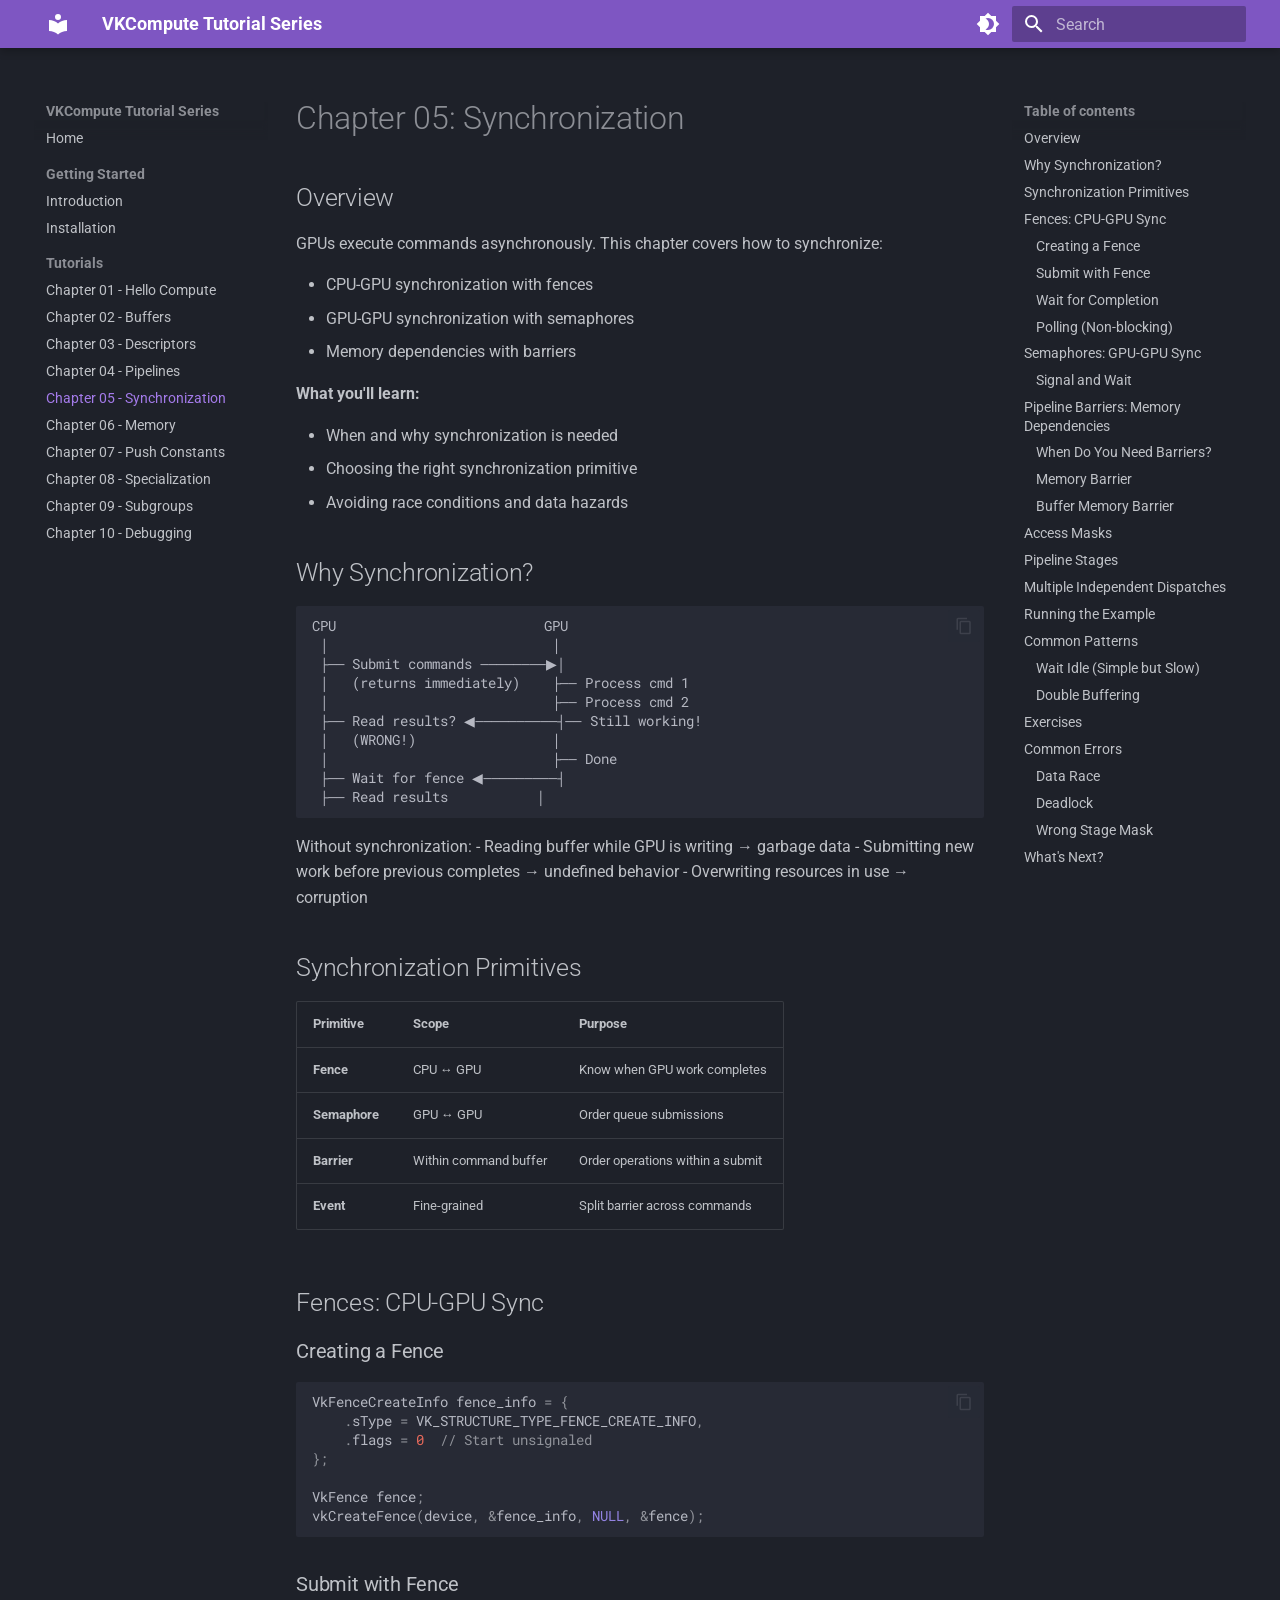
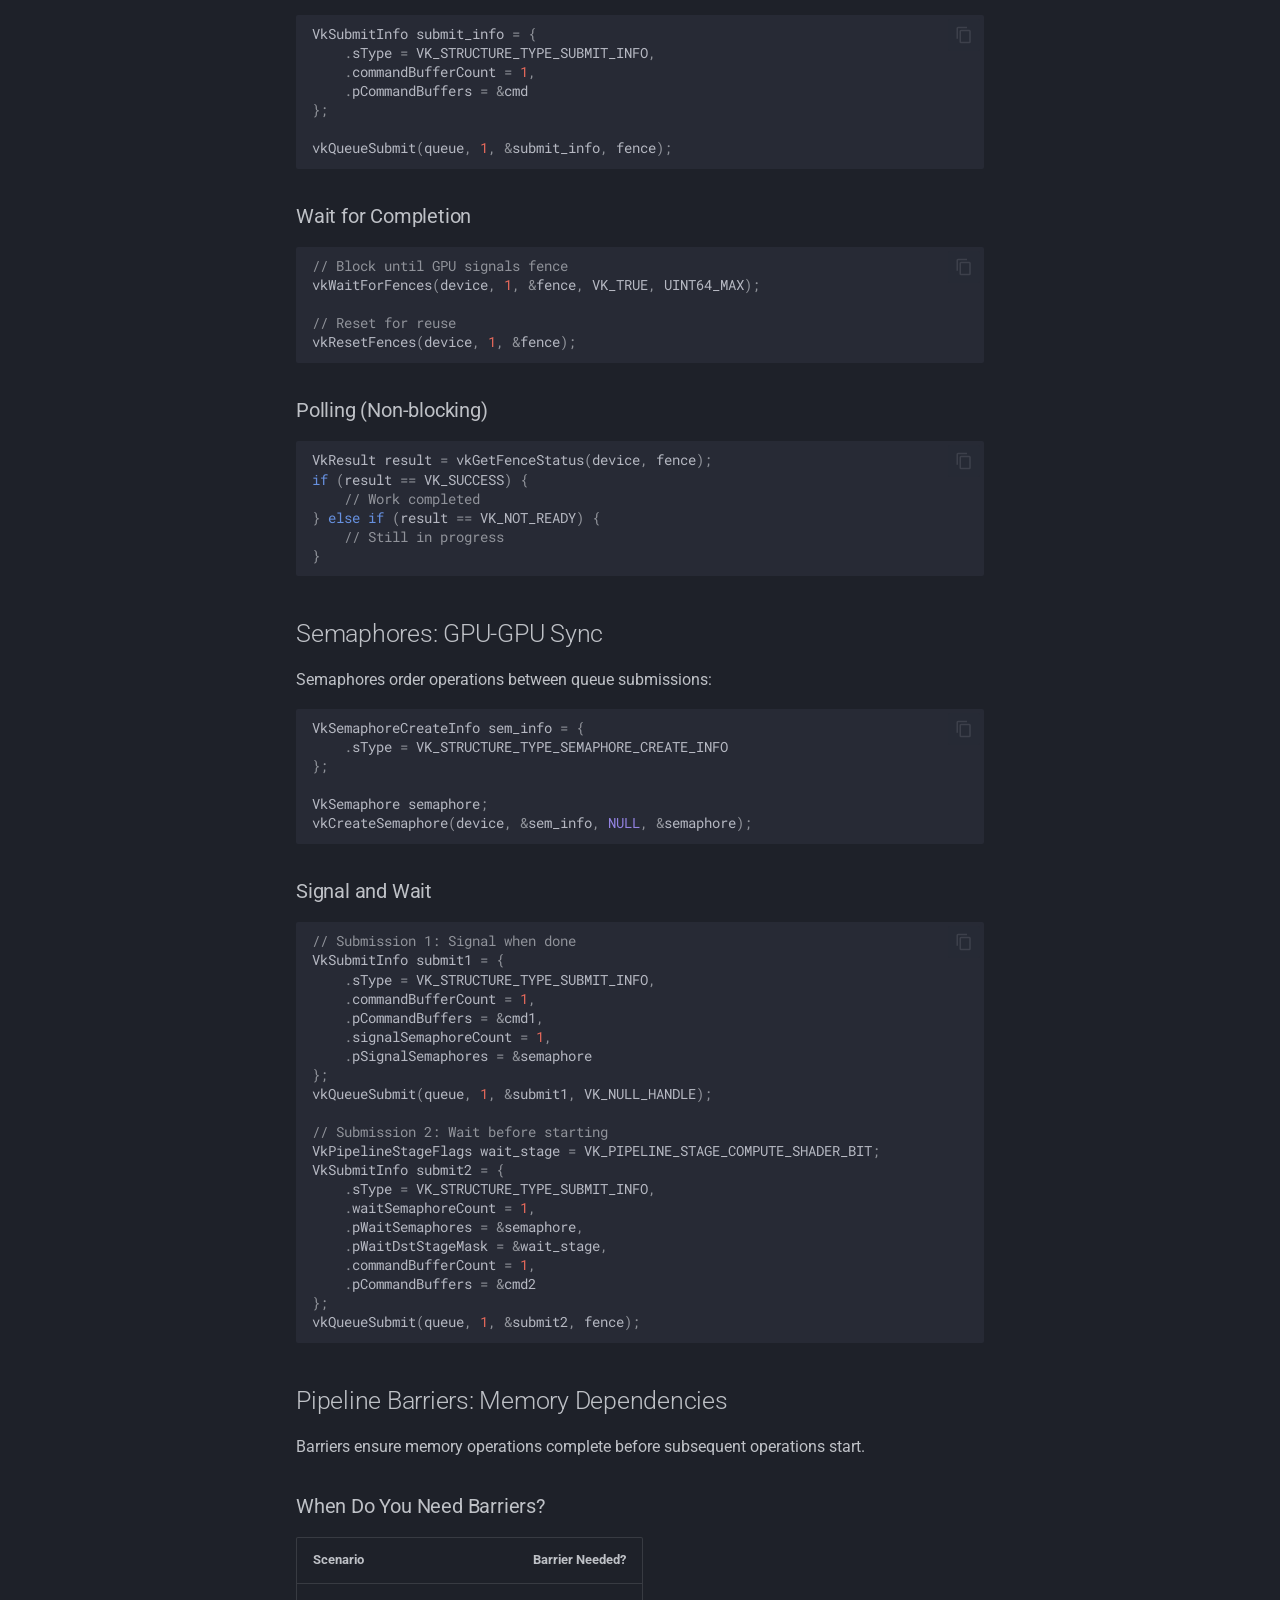
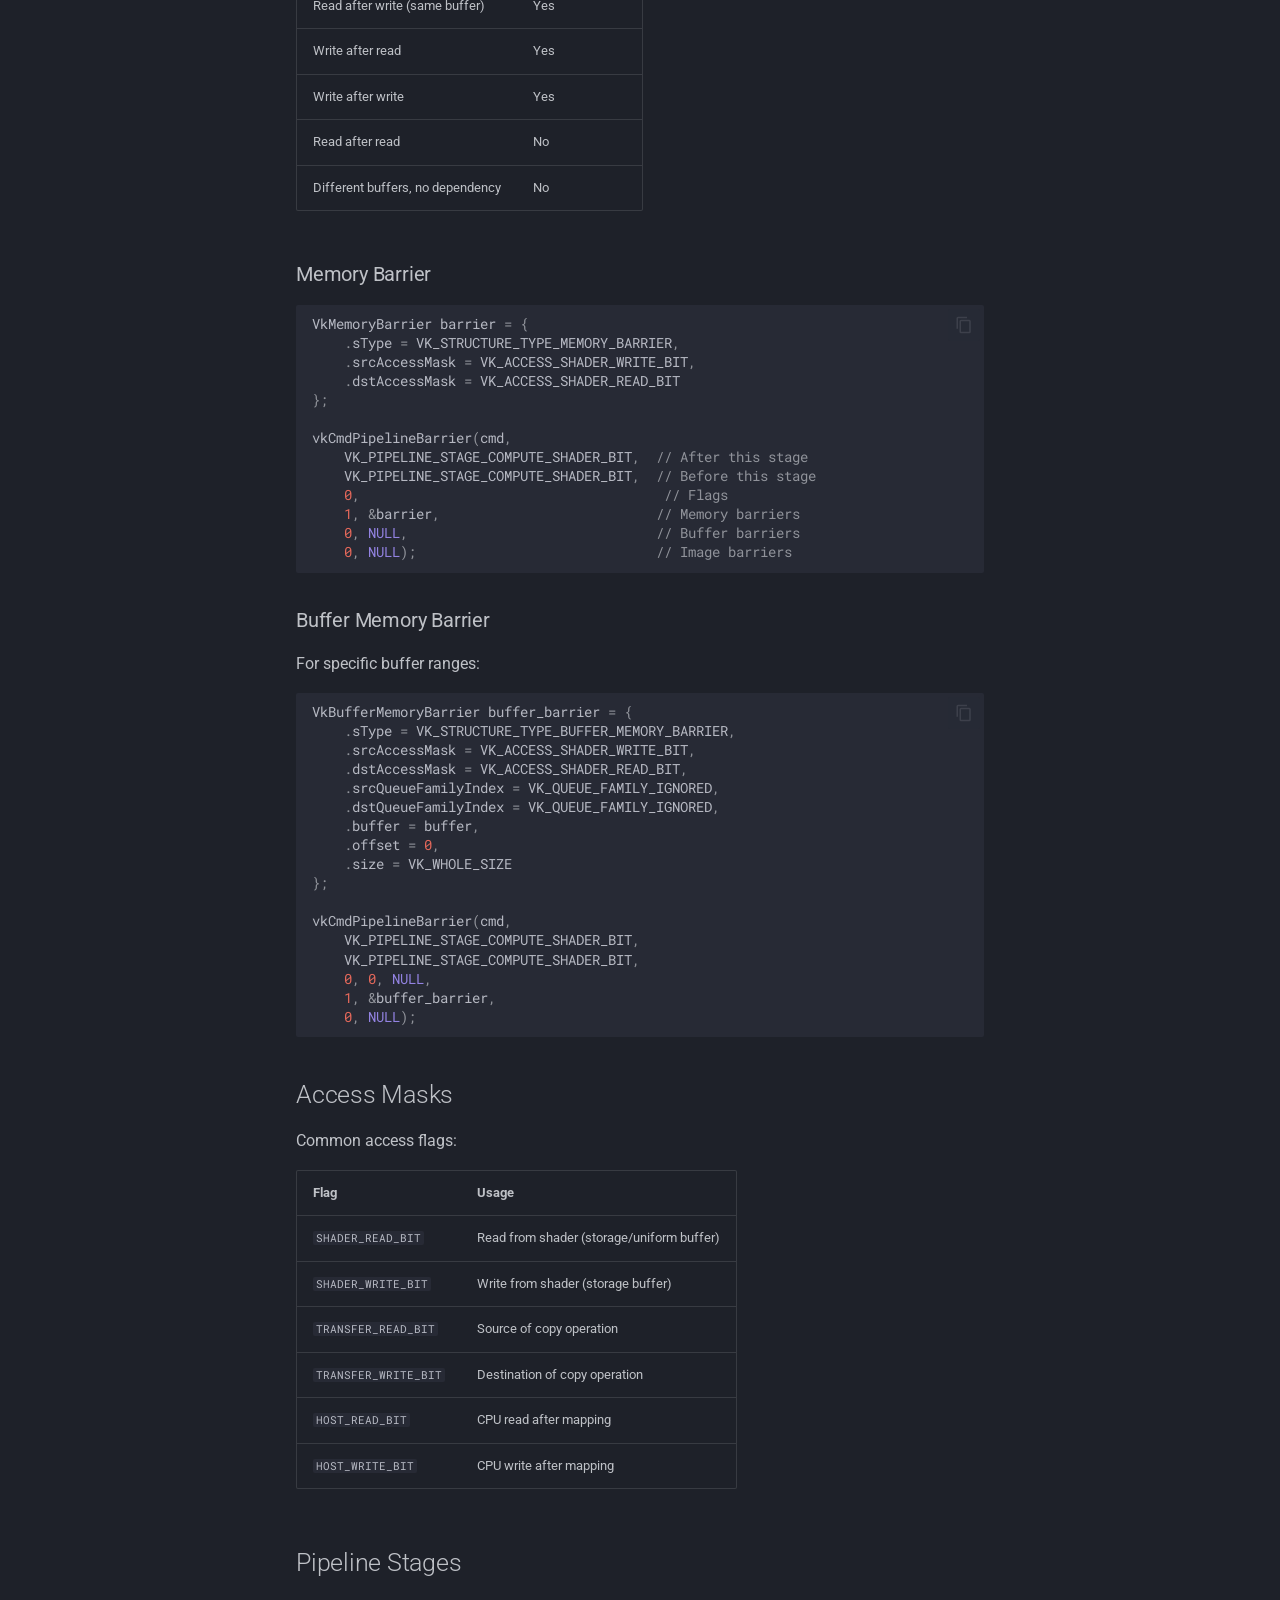
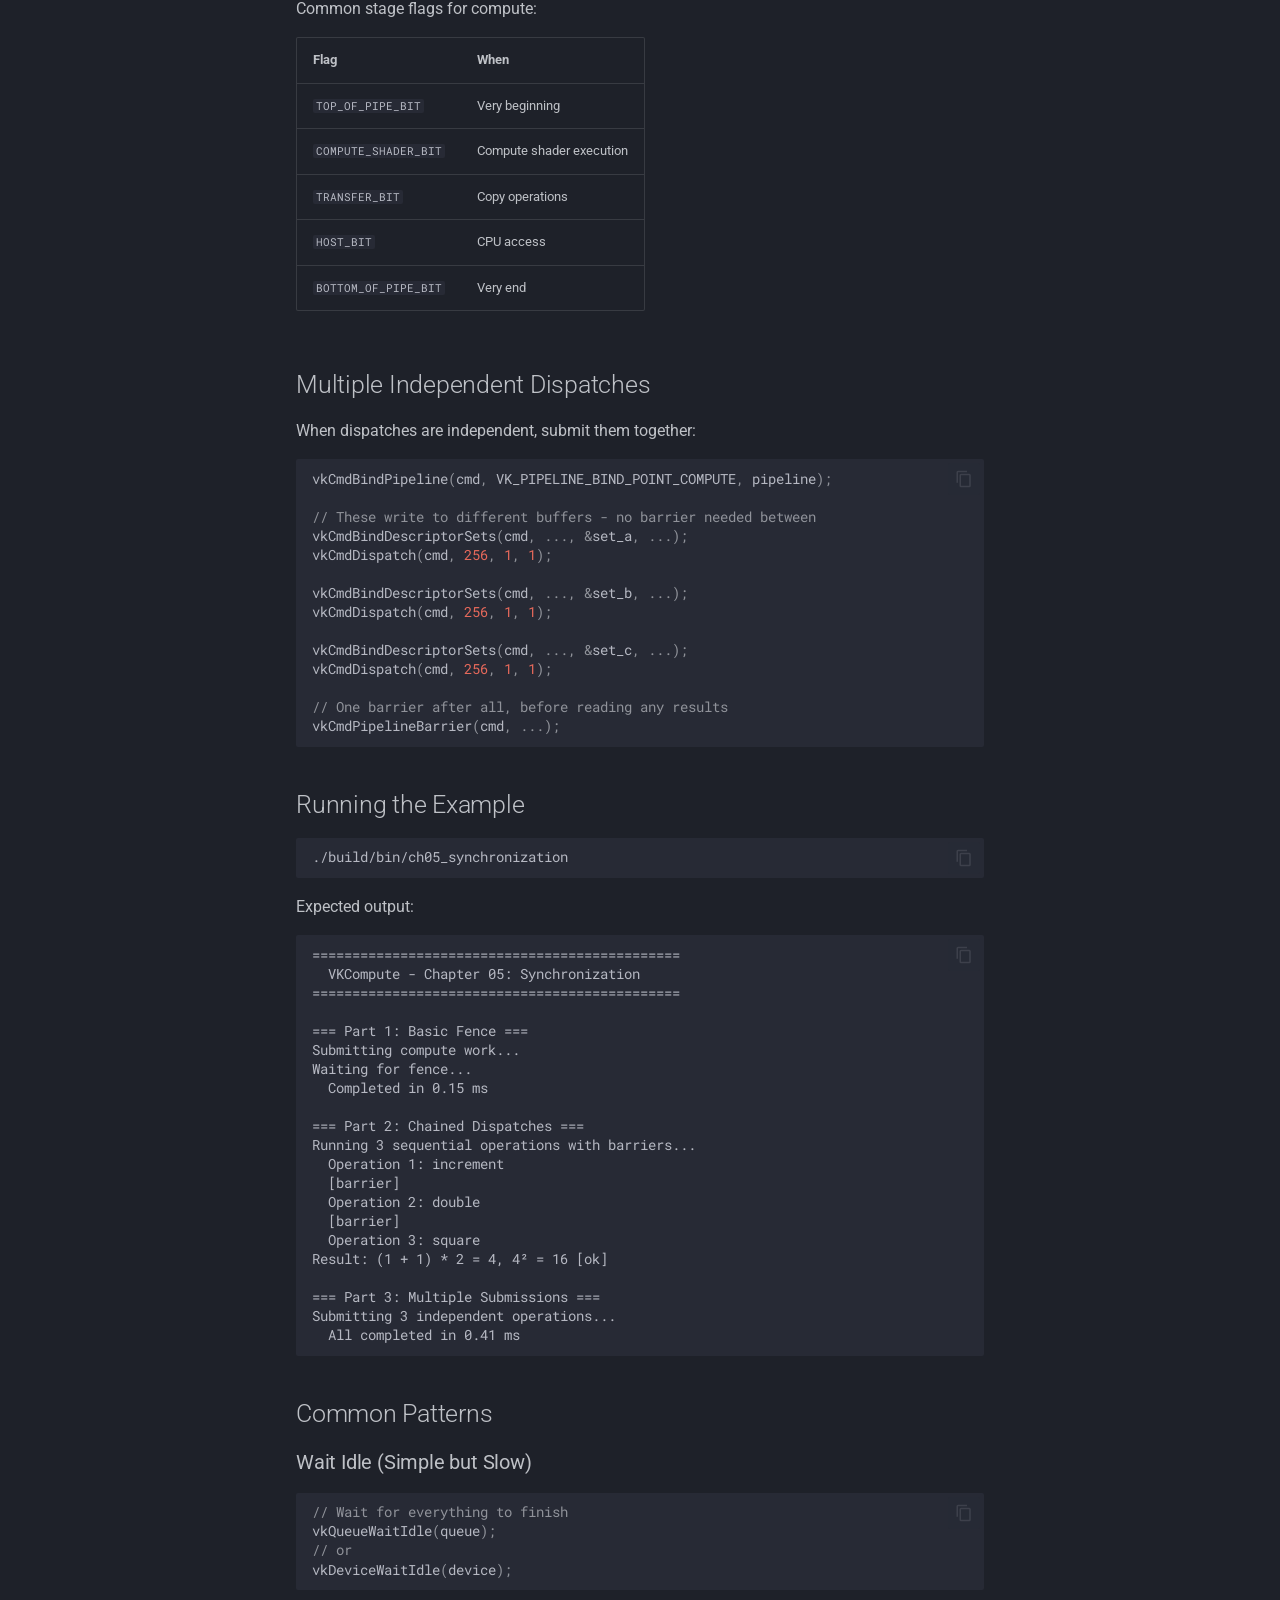
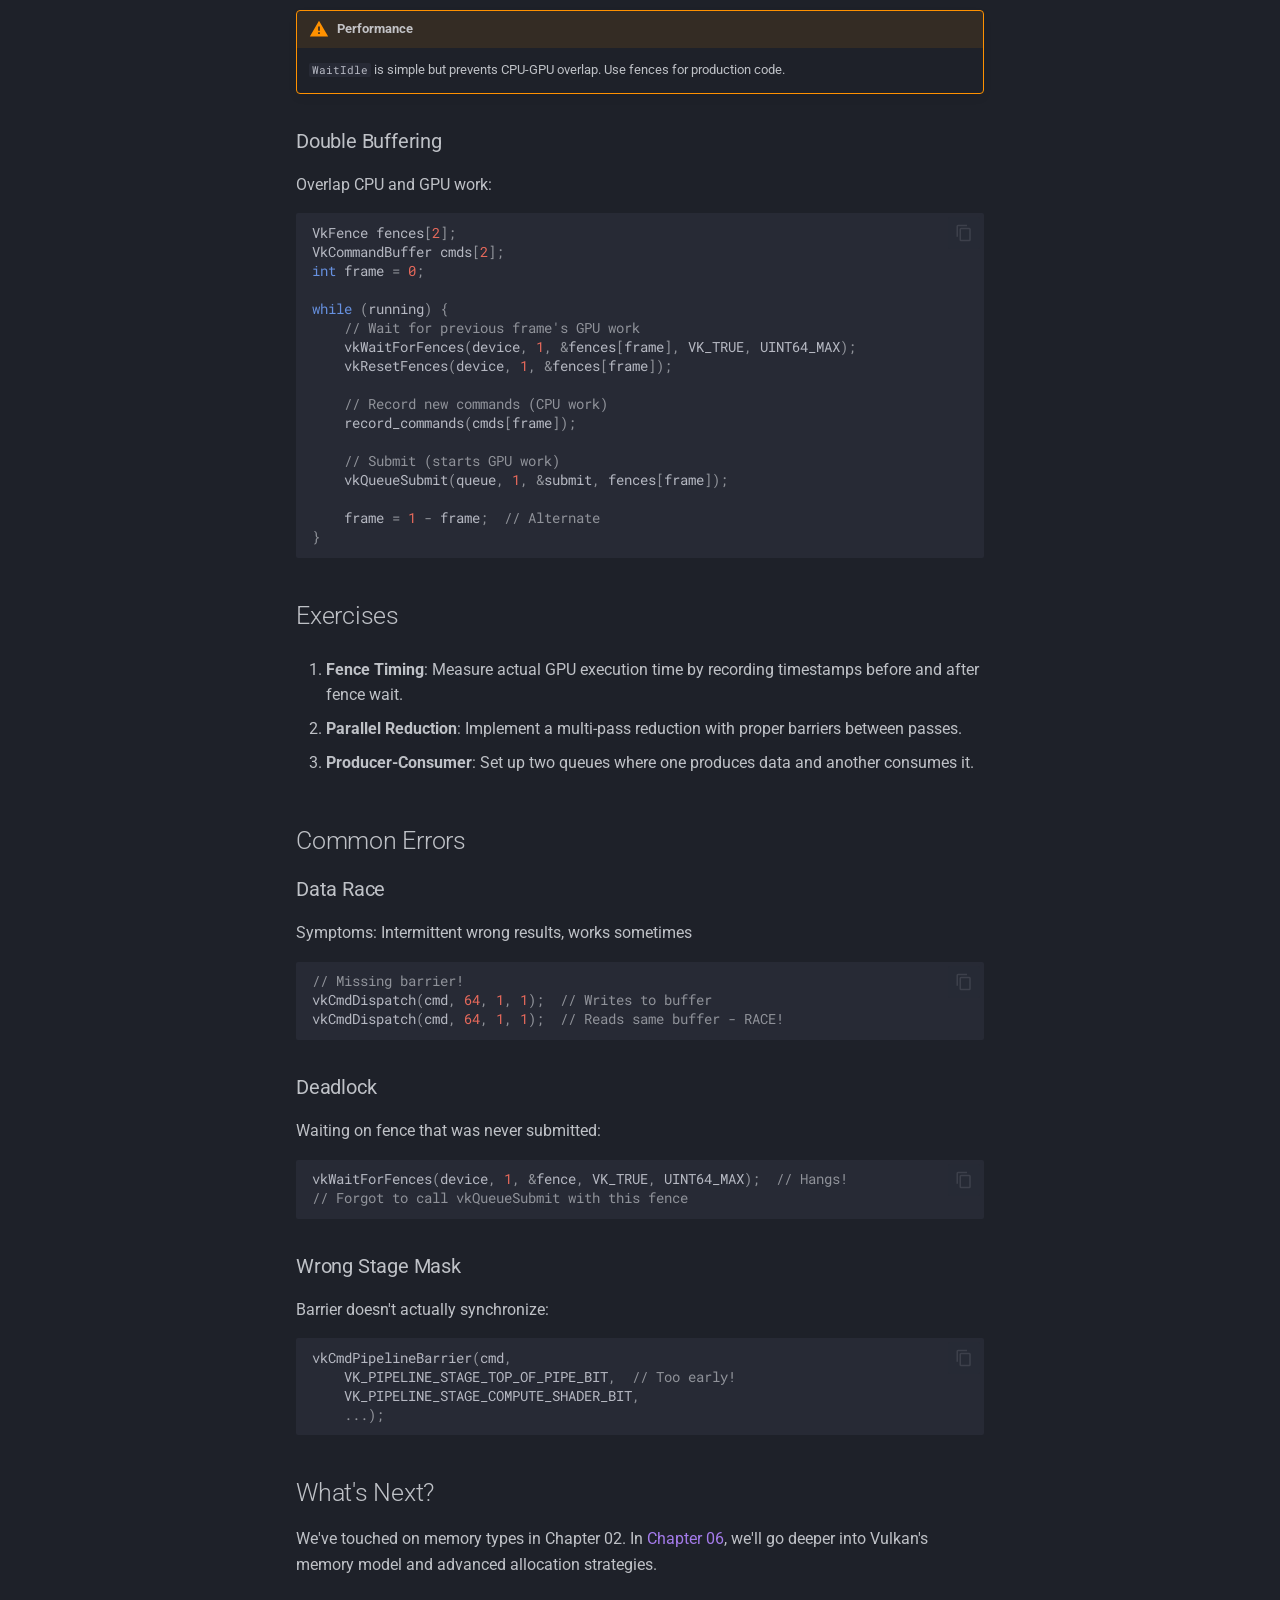
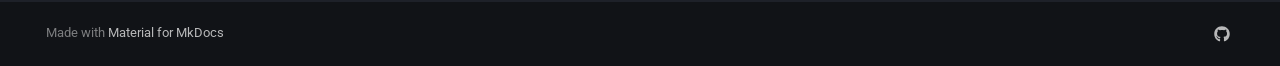
<file: docs/site/chapters/ch05_synchronization/index.html>
<!doctype html>
<html lang="en" class="no-js">
  <head>
    
      <meta charset="utf-8">
      <meta name="viewport" content="width=device-width,initial-scale=1">
      
        <meta name="description" content="Learn Vulkan Compute from scratch with practical examples">
      
      
        <meta name="author" content="VKCompute">
      
      
      
        <link rel="prev" href="../ch04_pipelines/">
      
      
        <link rel="next" href="../ch06_memory/">
      
      
        
      
      
      <link rel="icon" href="../../assets/images/favicon.png">
      <meta name="generator" content="mkdocs-1.6.1, mkdocs-material-9.7.1">
    
    
      
        <title>Chapter 05 - Synchronization - VKCompute Tutorial Series</title>
      
    
    
      <link rel="stylesheet" href="../../assets/stylesheets/main.484c7ddc.min.css">
      
        
        <link rel="stylesheet" href="../../assets/stylesheets/palette.ab4e12ef.min.css">
      
      


    
    
      
    
    
      
        
        
        <link rel="preconnect" href="https://fonts.gstatic.com" crossorigin>
        <link rel="stylesheet" href="https://fonts.googleapis.com/css?family=Roboto:300,300i,400,400i,700,700i%7CRoboto+Mono:400,400i,700,700i&display=fallback">
        <style>:root{--md-text-font:"Roboto";--md-code-font:"Roboto Mono"}</style>
      
    
    
    <script>__md_scope=new URL("../..",location),__md_hash=e=>[...e].reduce(((e,_)=>(e<<5)-e+_.charCodeAt(0)),0),__md_get=(e,_=localStorage,t=__md_scope)=>JSON.parse(_.getItem(t.pathname+"."+e)),__md_set=(e,_,t=localStorage,a=__md_scope)=>{try{t.setItem(a.pathname+"."+e,JSON.stringify(_))}catch(e){}}</script>
    
      

    
    
  </head>
  
  
    
    
      
    
    
    
    
    <body dir="ltr" data-md-color-scheme="slate" data-md-color-primary="deep-purple" data-md-color-accent="amber">
  
    
    <input class="md-toggle" data-md-toggle="drawer" type="checkbox" id="__drawer" autocomplete="off">
    <input class="md-toggle" data-md-toggle="search" type="checkbox" id="__search" autocomplete="off">
    <label class="md-overlay" for="__drawer"></label>
    <div data-md-component="skip">
      
        
        <a href="#chapter-05-synchronization" class="md-skip">
          Skip to content
        </a>
      
    </div>
    <div data-md-component="announce">
      
    </div>
    
    
      

  

<header class="md-header md-header--shadow" data-md-component="header">
  <nav class="md-header__inner md-grid" aria-label="Header">
    <a href="../.." title="VKCompute Tutorial Series" class="md-header__button md-logo" aria-label="VKCompute Tutorial Series" data-md-component="logo">
      
  
  <svg xmlns="http://www.w3.org/2000/svg" viewBox="0 0 24 24"><path d="M12 8a3 3 0 0 0 3-3 3 3 0 0 0-3-3 3 3 0 0 0-3 3 3 3 0 0 0 3 3m0 3.54C9.64 9.35 6.5 8 3 8v11c3.5 0 6.64 1.35 9 3.54 2.36-2.19 5.5-3.54 9-3.54V8c-3.5 0-6.64 1.35-9 3.54"/></svg>

    </a>
    <label class="md-header__button md-icon" for="__drawer">
      
      <svg xmlns="http://www.w3.org/2000/svg" viewBox="0 0 24 24"><path d="M3 6h18v2H3zm0 5h18v2H3zm0 5h18v2H3z"/></svg>
    </label>
    <div class="md-header__title" data-md-component="header-title">
      <div class="md-header__ellipsis">
        <div class="md-header__topic">
          <span class="md-ellipsis">
            VKCompute Tutorial Series
          </span>
        </div>
        <div class="md-header__topic" data-md-component="header-topic">
          <span class="md-ellipsis">
            
              Chapter 05 - Synchronization
            
          </span>
        </div>
      </div>
    </div>
    
      
        <form class="md-header__option" data-md-component="palette">
  
    
    
    
    <input class="md-option" data-md-color-media="" data-md-color-scheme="slate" data-md-color-primary="deep-purple" data-md-color-accent="amber"  aria-label="Switch to light mode"  type="radio" name="__palette" id="__palette_0">
    
      <label class="md-header__button md-icon" title="Switch to light mode" for="__palette_1" hidden>
        <svg xmlns="http://www.w3.org/2000/svg" viewBox="0 0 24 24"><path d="M12 18c-.89 0-1.74-.2-2.5-.55C11.56 16.5 13 14.42 13 12s-1.44-4.5-3.5-5.45C10.26 6.2 11.11 6 12 6a6 6 0 0 1 6 6 6 6 0 0 1-6 6m8-9.31V4h-4.69L12 .69 8.69 4H4v4.69L.69 12 4 15.31V20h4.69L12 23.31 15.31 20H20v-4.69L23.31 12z"/></svg>
      </label>
    
  
    
    
    
    <input class="md-option" data-md-color-media="" data-md-color-scheme="default" data-md-color-primary="deep-purple" data-md-color-accent="amber"  aria-label="Switch to dark mode"  type="radio" name="__palette" id="__palette_1">
    
      <label class="md-header__button md-icon" title="Switch to dark mode" for="__palette_0" hidden>
        <svg xmlns="http://www.w3.org/2000/svg" viewBox="0 0 24 24"><path d="M12 8a4 4 0 0 0-4 4 4 4 0 0 0 4 4 4 4 0 0 0 4-4 4 4 0 0 0-4-4m0 10a6 6 0 0 1-6-6 6 6 0 0 1 6-6 6 6 0 0 1 6 6 6 6 0 0 1-6 6m8-9.31V4h-4.69L12 .69 8.69 4H4v4.69L.69 12 4 15.31V20h4.69L12 23.31 15.31 20H20v-4.69L23.31 12z"/></svg>
      </label>
    
  
</form>
      
    
    
      <script>var palette=__md_get("__palette");if(palette&&palette.color){if("(prefers-color-scheme)"===palette.color.media){var media=matchMedia("(prefers-color-scheme: light)"),input=document.querySelector(media.matches?"[data-md-color-media='(prefers-color-scheme: light)']":"[data-md-color-media='(prefers-color-scheme: dark)']");palette.color.media=input.getAttribute("data-md-color-media"),palette.color.scheme=input.getAttribute("data-md-color-scheme"),palette.color.primary=input.getAttribute("data-md-color-primary"),palette.color.accent=input.getAttribute("data-md-color-accent")}for(var[key,value]of Object.entries(palette.color))document.body.setAttribute("data-md-color-"+key,value)}</script>
    
    
    
      
      
        <label class="md-header__button md-icon" for="__search">
          
          <svg xmlns="http://www.w3.org/2000/svg" viewBox="0 0 24 24"><path d="M9.5 3A6.5 6.5 0 0 1 16 9.5c0 1.61-.59 3.09-1.56 4.23l.27.27h.79l5 5-1.5 1.5-5-5v-.79l-.27-.27A6.52 6.52 0 0 1 9.5 16 6.5 6.5 0 0 1 3 9.5 6.5 6.5 0 0 1 9.5 3m0 2C7 5 5 7 5 9.5S7 14 9.5 14 14 12 14 9.5 12 5 9.5 5"/></svg>
        </label>
        <div class="md-search" data-md-component="search" role="dialog">
  <label class="md-search__overlay" for="__search"></label>
  <div class="md-search__inner" role="search">
    <form class="md-search__form" name="search">
      <input type="text" class="md-search__input" name="query" aria-label="Search" placeholder="Search" autocapitalize="off" autocorrect="off" autocomplete="off" spellcheck="false" data-md-component="search-query" required>
      <label class="md-search__icon md-icon" for="__search">
        
        <svg xmlns="http://www.w3.org/2000/svg" viewBox="0 0 24 24"><path d="M9.5 3A6.5 6.5 0 0 1 16 9.5c0 1.61-.59 3.09-1.56 4.23l.27.27h.79l5 5-1.5 1.5-5-5v-.79l-.27-.27A6.52 6.52 0 0 1 9.5 16 6.5 6.5 0 0 1 3 9.5 6.5 6.5 0 0 1 9.5 3m0 2C7 5 5 7 5 9.5S7 14 9.5 14 14 12 14 9.5 12 5 9.5 5"/></svg>
        
        <svg xmlns="http://www.w3.org/2000/svg" viewBox="0 0 24 24"><path d="M20 11v2H8l5.5 5.5-1.42 1.42L4.16 12l7.92-7.92L13.5 5.5 8 11z"/></svg>
      </label>
      <nav class="md-search__options" aria-label="Search">
        
        <button type="reset" class="md-search__icon md-icon" title="Clear" aria-label="Clear" tabindex="-1">
          
          <svg xmlns="http://www.w3.org/2000/svg" viewBox="0 0 24 24"><path d="M19 6.41 17.59 5 12 10.59 6.41 5 5 6.41 10.59 12 5 17.59 6.41 19 12 13.41 17.59 19 19 17.59 13.41 12z"/></svg>
        </button>
      </nav>
      
    </form>
    <div class="md-search__output">
      <div class="md-search__scrollwrap" tabindex="0" data-md-scrollfix>
        <div class="md-search-result" data-md-component="search-result">
          <div class="md-search-result__meta">
            Initializing search
          </div>
          <ol class="md-search-result__list" role="presentation"></ol>
        </div>
      </div>
    </div>
  </div>
</div>
      
    
    
  </nav>
  
</header>
    
    <div class="md-container" data-md-component="container">
      
      
        
          
        
      
      <main class="md-main" data-md-component="main">
        <div class="md-main__inner md-grid">
          
            
              
              <div class="md-sidebar md-sidebar--primary" data-md-component="sidebar" data-md-type="navigation" >
                <div class="md-sidebar__scrollwrap">
                  <div class="md-sidebar__inner">
                    



<nav class="md-nav md-nav--primary" aria-label="Navigation" data-md-level="0">
  <label class="md-nav__title" for="__drawer">
    <a href="../.." title="VKCompute Tutorial Series" class="md-nav__button md-logo" aria-label="VKCompute Tutorial Series" data-md-component="logo">
      
  
  <svg xmlns="http://www.w3.org/2000/svg" viewBox="0 0 24 24"><path d="M12 8a3 3 0 0 0 3-3 3 3 0 0 0-3-3 3 3 0 0 0-3 3 3 3 0 0 0 3 3m0 3.54C9.64 9.35 6.5 8 3 8v11c3.5 0 6.64 1.35 9 3.54 2.36-2.19 5.5-3.54 9-3.54V8c-3.5 0-6.64 1.35-9 3.54"/></svg>

    </a>
    VKCompute Tutorial Series
  </label>
  
  <ul class="md-nav__list" data-md-scrollfix>
    
      
      
  
  
  
  
    <li class="md-nav__item">
      <a href="../.." class="md-nav__link">
        
  
  
  <span class="md-ellipsis">
    
  
    Home
  

    
  </span>
  
  

      </a>
    </li>
  

    
      
      
  
  
  
  
    
    
    
    
      
        
        
      
    
    
    <li class="md-nav__item md-nav__item--section md-nav__item--nested">
      
        
        
          
        
        <input class="md-nav__toggle md-toggle md-toggle--indeterminate" type="checkbox" id="__nav_2" >
        
          
          <label class="md-nav__link" for="__nav_2" id="__nav_2_label" tabindex="">
            
  
  
  <span class="md-ellipsis">
    
  
    Getting Started
  

    
  </span>
  
  

            <span class="md-nav__icon md-icon"></span>
          </label>
        
        <nav class="md-nav" data-md-level="1" aria-labelledby="__nav_2_label" aria-expanded="false">
          <label class="md-nav__title" for="__nav_2">
            <span class="md-nav__icon md-icon"></span>
            
  
    Getting Started
  

          </label>
          <ul class="md-nav__list" data-md-scrollfix>
            
              
                
  
  
  
  
    <li class="md-nav__item">
      <a href="../../introduction/" class="md-nav__link">
        
  
  
  <span class="md-ellipsis">
    
  
    Introduction
  

    
  </span>
  
  

      </a>
    </li>
  

              
            
              
                
  
  
  
  
    <li class="md-nav__item">
      <a href="../../installation/" class="md-nav__link">
        
  
  
  <span class="md-ellipsis">
    
  
    Installation
  

    
  </span>
  
  

      </a>
    </li>
  

              
            
          </ul>
        </nav>
      
    </li>
  

    
      
      
  
  
    
  
  
  
    
    
    
    
      
        
        
      
    
    
    <li class="md-nav__item md-nav__item--active md-nav__item--section md-nav__item--nested">
      
        
        
        <input class="md-nav__toggle md-toggle " type="checkbox" id="__nav_3" checked>
        
          
          <label class="md-nav__link" for="__nav_3" id="__nav_3_label" tabindex="">
            
  
  
  <span class="md-ellipsis">
    
  
    Tutorials
  

    
  </span>
  
  

            <span class="md-nav__icon md-icon"></span>
          </label>
        
        <nav class="md-nav" data-md-level="1" aria-labelledby="__nav_3_label" aria-expanded="true">
          <label class="md-nav__title" for="__nav_3">
            <span class="md-nav__icon md-icon"></span>
            
  
    Tutorials
  

          </label>
          <ul class="md-nav__list" data-md-scrollfix>
            
              
                
  
  
  
  
    <li class="md-nav__item">
      <a href="../ch01_hello_compute/" class="md-nav__link">
        
  
  
  <span class="md-ellipsis">
    
  
    Chapter 01 - Hello Compute
  

    
  </span>
  
  

      </a>
    </li>
  

              
            
              
                
  
  
  
  
    <li class="md-nav__item">
      <a href="../ch02_buffers/" class="md-nav__link">
        
  
  
  <span class="md-ellipsis">
    
  
    Chapter 02 - Buffers
  

    
  </span>
  
  

      </a>
    </li>
  

              
            
              
                
  
  
  
  
    <li class="md-nav__item">
      <a href="../ch03_descriptors/" class="md-nav__link">
        
  
  
  <span class="md-ellipsis">
    
  
    Chapter 03 - Descriptors
  

    
  </span>
  
  

      </a>
    </li>
  

              
            
              
                
  
  
  
  
    <li class="md-nav__item">
      <a href="../ch04_pipelines/" class="md-nav__link">
        
  
  
  <span class="md-ellipsis">
    
  
    Chapter 04 - Pipelines
  

    
  </span>
  
  

      </a>
    </li>
  

              
            
              
                
  
  
    
  
  
  
    <li class="md-nav__item md-nav__item--active">
      
      <input class="md-nav__toggle md-toggle" type="checkbox" id="__toc">
      
      
        
      
      
        <label class="md-nav__link md-nav__link--active" for="__toc">
          
  
  
  <span class="md-ellipsis">
    
  
    Chapter 05 - Synchronization
  

    
  </span>
  
  

          <span class="md-nav__icon md-icon"></span>
        </label>
      
      <a href="./" class="md-nav__link md-nav__link--active">
        
  
  
  <span class="md-ellipsis">
    
  
    Chapter 05 - Synchronization
  

    
  </span>
  
  

      </a>
      
        

<nav class="md-nav md-nav--secondary" aria-label="Table of contents">
  
  
  
    
  
  
    <label class="md-nav__title" for="__toc">
      <span class="md-nav__icon md-icon"></span>
      Table of contents
    </label>
    <ul class="md-nav__list" data-md-component="toc" data-md-scrollfix>
      
        <li class="md-nav__item">
  <a href="#overview" class="md-nav__link">
    <span class="md-ellipsis">
      
        Overview
      
    </span>
  </a>
  
</li>
      
        <li class="md-nav__item">
  <a href="#why-synchronization" class="md-nav__link">
    <span class="md-ellipsis">
      
        Why Synchronization?
      
    </span>
  </a>
  
</li>
      
        <li class="md-nav__item">
  <a href="#synchronization-primitives" class="md-nav__link">
    <span class="md-ellipsis">
      
        Synchronization Primitives
      
    </span>
  </a>
  
</li>
      
        <li class="md-nav__item">
  <a href="#fences-cpu-gpu-sync" class="md-nav__link">
    <span class="md-ellipsis">
      
        Fences: CPU-GPU Sync
      
    </span>
  </a>
  
    <nav class="md-nav" aria-label="Fences: CPU-GPU Sync">
      <ul class="md-nav__list">
        
          <li class="md-nav__item">
  <a href="#creating-a-fence" class="md-nav__link">
    <span class="md-ellipsis">
      
        Creating a Fence
      
    </span>
  </a>
  
</li>
        
          <li class="md-nav__item">
  <a href="#submit-with-fence" class="md-nav__link">
    <span class="md-ellipsis">
      
        Submit with Fence
      
    </span>
  </a>
  
</li>
        
          <li class="md-nav__item">
  <a href="#wait-for-completion" class="md-nav__link">
    <span class="md-ellipsis">
      
        Wait for Completion
      
    </span>
  </a>
  
</li>
        
          <li class="md-nav__item">
  <a href="#polling-non-blocking" class="md-nav__link">
    <span class="md-ellipsis">
      
        Polling (Non-blocking)
      
    </span>
  </a>
  
</li>
        
      </ul>
    </nav>
  
</li>
      
        <li class="md-nav__item">
  <a href="#semaphores-gpu-gpu-sync" class="md-nav__link">
    <span class="md-ellipsis">
      
        Semaphores: GPU-GPU Sync
      
    </span>
  </a>
  
    <nav class="md-nav" aria-label="Semaphores: GPU-GPU Sync">
      <ul class="md-nav__list">
        
          <li class="md-nav__item">
  <a href="#signal-and-wait" class="md-nav__link">
    <span class="md-ellipsis">
      
        Signal and Wait
      
    </span>
  </a>
  
</li>
        
      </ul>
    </nav>
  
</li>
      
        <li class="md-nav__item">
  <a href="#pipeline-barriers-memory-dependencies" class="md-nav__link">
    <span class="md-ellipsis">
      
        Pipeline Barriers: Memory Dependencies
      
    </span>
  </a>
  
    <nav class="md-nav" aria-label="Pipeline Barriers: Memory Dependencies">
      <ul class="md-nav__list">
        
          <li class="md-nav__item">
  <a href="#when-do-you-need-barriers" class="md-nav__link">
    <span class="md-ellipsis">
      
        When Do You Need Barriers?
      
    </span>
  </a>
  
</li>
        
          <li class="md-nav__item">
  <a href="#memory-barrier" class="md-nav__link">
    <span class="md-ellipsis">
      
        Memory Barrier
      
    </span>
  </a>
  
</li>
        
          <li class="md-nav__item">
  <a href="#buffer-memory-barrier" class="md-nav__link">
    <span class="md-ellipsis">
      
        Buffer Memory Barrier
      
    </span>
  </a>
  
</li>
        
      </ul>
    </nav>
  
</li>
      
        <li class="md-nav__item">
  <a href="#access-masks" class="md-nav__link">
    <span class="md-ellipsis">
      
        Access Masks
      
    </span>
  </a>
  
</li>
      
        <li class="md-nav__item">
  <a href="#pipeline-stages" class="md-nav__link">
    <span class="md-ellipsis">
      
        Pipeline Stages
      
    </span>
  </a>
  
</li>
      
        <li class="md-nav__item">
  <a href="#multiple-independent-dispatches" class="md-nav__link">
    <span class="md-ellipsis">
      
        Multiple Independent Dispatches
      
    </span>
  </a>
  
</li>
      
        <li class="md-nav__item">
  <a href="#running-the-example" class="md-nav__link">
    <span class="md-ellipsis">
      
        Running the Example
      
    </span>
  </a>
  
</li>
      
        <li class="md-nav__item">
  <a href="#common-patterns" class="md-nav__link">
    <span class="md-ellipsis">
      
        Common Patterns
      
    </span>
  </a>
  
    <nav class="md-nav" aria-label="Common Patterns">
      <ul class="md-nav__list">
        
          <li class="md-nav__item">
  <a href="#wait-idle-simple-but-slow" class="md-nav__link">
    <span class="md-ellipsis">
      
        Wait Idle (Simple but Slow)
      
    </span>
  </a>
  
</li>
        
          <li class="md-nav__item">
  <a href="#double-buffering" class="md-nav__link">
    <span class="md-ellipsis">
      
        Double Buffering
      
    </span>
  </a>
  
</li>
        
      </ul>
    </nav>
  
</li>
      
        <li class="md-nav__item">
  <a href="#exercises" class="md-nav__link">
    <span class="md-ellipsis">
      
        Exercises
      
    </span>
  </a>
  
</li>
      
        <li class="md-nav__item">
  <a href="#common-errors" class="md-nav__link">
    <span class="md-ellipsis">
      
        Common Errors
      
    </span>
  </a>
  
    <nav class="md-nav" aria-label="Common Errors">
      <ul class="md-nav__list">
        
          <li class="md-nav__item">
  <a href="#data-race" class="md-nav__link">
    <span class="md-ellipsis">
      
        Data Race
      
    </span>
  </a>
  
</li>
        
          <li class="md-nav__item">
  <a href="#deadlock" class="md-nav__link">
    <span class="md-ellipsis">
      
        Deadlock
      
    </span>
  </a>
  
</li>
        
          <li class="md-nav__item">
  <a href="#wrong-stage-mask" class="md-nav__link">
    <span class="md-ellipsis">
      
        Wrong Stage Mask
      
    </span>
  </a>
  
</li>
        
      </ul>
    </nav>
  
</li>
      
        <li class="md-nav__item">
  <a href="#whats-next" class="md-nav__link">
    <span class="md-ellipsis">
      
        What's Next?
      
    </span>
  </a>
  
</li>
      
    </ul>
  
</nav>
      
    </li>
  

              
            
              
                
  
  
  
  
    <li class="md-nav__item">
      <a href="../ch06_memory/" class="md-nav__link">
        
  
  
  <span class="md-ellipsis">
    
  
    Chapter 06 - Memory
  

    
  </span>
  
  

      </a>
    </li>
  

              
            
              
                
  
  
  
  
    <li class="md-nav__item">
      <a href="../ch07_push_constants/" class="md-nav__link">
        
  
  
  <span class="md-ellipsis">
    
  
    Chapter 07 - Push Constants
  

    
  </span>
  
  

      </a>
    </li>
  

              
            
              
                
  
  
  
  
    <li class="md-nav__item">
      <a href="../ch08_specialization/" class="md-nav__link">
        
  
  
  <span class="md-ellipsis">
    
  
    Chapter 08 - Specialization
  

    
  </span>
  
  

      </a>
    </li>
  

              
            
              
                
  
  
  
  
    <li class="md-nav__item">
      <a href="../ch09_subgroups/" class="md-nav__link">
        
  
  
  <span class="md-ellipsis">
    
  
    Chapter 09 - Subgroups
  

    
  </span>
  
  

      </a>
    </li>
  

              
            
              
                
  
  
  
  
    <li class="md-nav__item">
      <a href="../ch10_debugging/" class="md-nav__link">
        
  
  
  <span class="md-ellipsis">
    
  
    Chapter 10 - Debugging
  

    
  </span>
  
  

      </a>
    </li>
  

              
            
          </ul>
        </nav>
      
    </li>
  

    
  </ul>
</nav>
                  </div>
                </div>
              </div>
            
            
              
              <div class="md-sidebar md-sidebar--secondary" data-md-component="sidebar" data-md-type="toc" >
                <div class="md-sidebar__scrollwrap">
                  <div class="md-sidebar__inner">
                    

<nav class="md-nav md-nav--secondary" aria-label="Table of contents">
  
  
  
    
  
  
    <label class="md-nav__title" for="__toc">
      <span class="md-nav__icon md-icon"></span>
      Table of contents
    </label>
    <ul class="md-nav__list" data-md-component="toc" data-md-scrollfix>
      
        <li class="md-nav__item">
  <a href="#overview" class="md-nav__link">
    <span class="md-ellipsis">
      
        Overview
      
    </span>
  </a>
  
</li>
      
        <li class="md-nav__item">
  <a href="#why-synchronization" class="md-nav__link">
    <span class="md-ellipsis">
      
        Why Synchronization?
      
    </span>
  </a>
  
</li>
      
        <li class="md-nav__item">
  <a href="#synchronization-primitives" class="md-nav__link">
    <span class="md-ellipsis">
      
        Synchronization Primitives
      
    </span>
  </a>
  
</li>
      
        <li class="md-nav__item">
  <a href="#fences-cpu-gpu-sync" class="md-nav__link">
    <span class="md-ellipsis">
      
        Fences: CPU-GPU Sync
      
    </span>
  </a>
  
    <nav class="md-nav" aria-label="Fences: CPU-GPU Sync">
      <ul class="md-nav__list">
        
          <li class="md-nav__item">
  <a href="#creating-a-fence" class="md-nav__link">
    <span class="md-ellipsis">
      
        Creating a Fence
      
    </span>
  </a>
  
</li>
        
          <li class="md-nav__item">
  <a href="#submit-with-fence" class="md-nav__link">
    <span class="md-ellipsis">
      
        Submit with Fence
      
    </span>
  </a>
  
</li>
        
          <li class="md-nav__item">
  <a href="#wait-for-completion" class="md-nav__link">
    <span class="md-ellipsis">
      
        Wait for Completion
      
    </span>
  </a>
  
</li>
        
          <li class="md-nav__item">
  <a href="#polling-non-blocking" class="md-nav__link">
    <span class="md-ellipsis">
      
        Polling (Non-blocking)
      
    </span>
  </a>
  
</li>
        
      </ul>
    </nav>
  
</li>
      
        <li class="md-nav__item">
  <a href="#semaphores-gpu-gpu-sync" class="md-nav__link">
    <span class="md-ellipsis">
      
        Semaphores: GPU-GPU Sync
      
    </span>
  </a>
  
    <nav class="md-nav" aria-label="Semaphores: GPU-GPU Sync">
      <ul class="md-nav__list">
        
          <li class="md-nav__item">
  <a href="#signal-and-wait" class="md-nav__link">
    <span class="md-ellipsis">
      
        Signal and Wait
      
    </span>
  </a>
  
</li>
        
      </ul>
    </nav>
  
</li>
      
        <li class="md-nav__item">
  <a href="#pipeline-barriers-memory-dependencies" class="md-nav__link">
    <span class="md-ellipsis">
      
        Pipeline Barriers: Memory Dependencies
      
    </span>
  </a>
  
    <nav class="md-nav" aria-label="Pipeline Barriers: Memory Dependencies">
      <ul class="md-nav__list">
        
          <li class="md-nav__item">
  <a href="#when-do-you-need-barriers" class="md-nav__link">
    <span class="md-ellipsis">
      
        When Do You Need Barriers?
      
    </span>
  </a>
  
</li>
        
          <li class="md-nav__item">
  <a href="#memory-barrier" class="md-nav__link">
    <span class="md-ellipsis">
      
        Memory Barrier
      
    </span>
  </a>
  
</li>
        
          <li class="md-nav__item">
  <a href="#buffer-memory-barrier" class="md-nav__link">
    <span class="md-ellipsis">
      
        Buffer Memory Barrier
      
    </span>
  </a>
  
</li>
        
      </ul>
    </nav>
  
</li>
      
        <li class="md-nav__item">
  <a href="#access-masks" class="md-nav__link">
    <span class="md-ellipsis">
      
        Access Masks
      
    </span>
  </a>
  
</li>
      
        <li class="md-nav__item">
  <a href="#pipeline-stages" class="md-nav__link">
    <span class="md-ellipsis">
      
        Pipeline Stages
      
    </span>
  </a>
  
</li>
      
        <li class="md-nav__item">
  <a href="#multiple-independent-dispatches" class="md-nav__link">
    <span class="md-ellipsis">
      
        Multiple Independent Dispatches
      
    </span>
  </a>
  
</li>
      
        <li class="md-nav__item">
  <a href="#running-the-example" class="md-nav__link">
    <span class="md-ellipsis">
      
        Running the Example
      
    </span>
  </a>
  
</li>
      
        <li class="md-nav__item">
  <a href="#common-patterns" class="md-nav__link">
    <span class="md-ellipsis">
      
        Common Patterns
      
    </span>
  </a>
  
    <nav class="md-nav" aria-label="Common Patterns">
      <ul class="md-nav__list">
        
          <li class="md-nav__item">
  <a href="#wait-idle-simple-but-slow" class="md-nav__link">
    <span class="md-ellipsis">
      
        Wait Idle (Simple but Slow)
      
    </span>
  </a>
  
</li>
        
          <li class="md-nav__item">
  <a href="#double-buffering" class="md-nav__link">
    <span class="md-ellipsis">
      
        Double Buffering
      
    </span>
  </a>
  
</li>
        
      </ul>
    </nav>
  
</li>
      
        <li class="md-nav__item">
  <a href="#exercises" class="md-nav__link">
    <span class="md-ellipsis">
      
        Exercises
      
    </span>
  </a>
  
</li>
      
        <li class="md-nav__item">
  <a href="#common-errors" class="md-nav__link">
    <span class="md-ellipsis">
      
        Common Errors
      
    </span>
  </a>
  
    <nav class="md-nav" aria-label="Common Errors">
      <ul class="md-nav__list">
        
          <li class="md-nav__item">
  <a href="#data-race" class="md-nav__link">
    <span class="md-ellipsis">
      
        Data Race
      
    </span>
  </a>
  
</li>
        
          <li class="md-nav__item">
  <a href="#deadlock" class="md-nav__link">
    <span class="md-ellipsis">
      
        Deadlock
      
    </span>
  </a>
  
</li>
        
          <li class="md-nav__item">
  <a href="#wrong-stage-mask" class="md-nav__link">
    <span class="md-ellipsis">
      
        Wrong Stage Mask
      
    </span>
  </a>
  
</li>
        
      </ul>
    </nav>
  
</li>
      
        <li class="md-nav__item">
  <a href="#whats-next" class="md-nav__link">
    <span class="md-ellipsis">
      
        What's Next?
      
    </span>
  </a>
  
</li>
      
    </ul>
  
</nav>
                  </div>
                </div>
              </div>
            
          
          
            <div class="md-content" data-md-component="content">
              
              <article class="md-content__inner md-typeset">
                
                  



<h1 id="chapter-05-synchronization">Chapter 05: Synchronization<a class="headerlink" href="#chapter-05-synchronization" title="Permanent link">&para;</a></h1>
<h2 id="overview">Overview<a class="headerlink" href="#overview" title="Permanent link">&para;</a></h2>
<p>GPUs execute commands asynchronously. This chapter covers how to synchronize:</p>
<ul>
<li>CPU-GPU synchronization with fences</li>
<li>GPU-GPU synchronization with semaphores</li>
<li>Memory dependencies with barriers</li>
</ul>
<p><strong>What you'll learn:</strong></p>
<ul>
<li>When and why synchronization is needed</li>
<li>Choosing the right synchronization primitive</li>
<li>Avoiding race conditions and data hazards</li>
</ul>
<h2 id="why-synchronization">Why Synchronization?<a class="headerlink" href="#why-synchronization" title="Permanent link">&para;</a></h2>
<div class="highlight"><pre><span></span><code><a id="__codelineno-0-1" name="__codelineno-0-1" href="#__codelineno-0-1"></a>CPU                          GPU
<a id="__codelineno-0-2" name="__codelineno-0-2" href="#__codelineno-0-2"></a> │                            │
<a id="__codelineno-0-3" name="__codelineno-0-3" href="#__codelineno-0-3"></a> ├── Submit commands ────────▶│
<a id="__codelineno-0-4" name="__codelineno-0-4" href="#__codelineno-0-4"></a> │   (returns immediately)    ├── Process cmd 1
<a id="__codelineno-0-5" name="__codelineno-0-5" href="#__codelineno-0-5"></a> │                            ├── Process cmd 2
<a id="__codelineno-0-6" name="__codelineno-0-6" href="#__codelineno-0-6"></a> ├── Read results? ◀──────────┤── Still working!
<a id="__codelineno-0-7" name="__codelineno-0-7" href="#__codelineno-0-7"></a> │   (WRONG!)                 │
<a id="__codelineno-0-8" name="__codelineno-0-8" href="#__codelineno-0-8"></a> │                            ├── Done
<a id="__codelineno-0-9" name="__codelineno-0-9" href="#__codelineno-0-9"></a> ├── Wait for fence ◀─────────┤
<a id="__codelineno-0-10" name="__codelineno-0-10" href="#__codelineno-0-10"></a> ├── Read results           │
</code></pre></div>
<p>Without synchronization:
- Reading buffer while GPU is writing → garbage data
- Submitting new work before previous completes → undefined behavior
- Overwriting resources in use → corruption</p>
<h2 id="synchronization-primitives">Synchronization Primitives<a class="headerlink" href="#synchronization-primitives" title="Permanent link">&para;</a></h2>
<table>
<thead>
<tr>
<th>Primitive</th>
<th>Scope</th>
<th>Purpose</th>
</tr>
</thead>
<tbody>
<tr>
<td><strong>Fence</strong></td>
<td>CPU ↔ GPU</td>
<td>Know when GPU work completes</td>
</tr>
<tr>
<td><strong>Semaphore</strong></td>
<td>GPU ↔ GPU</td>
<td>Order queue submissions</td>
</tr>
<tr>
<td><strong>Barrier</strong></td>
<td>Within command buffer</td>
<td>Order operations within a submit</td>
</tr>
<tr>
<td><strong>Event</strong></td>
<td>Fine-grained</td>
<td>Split barrier across commands</td>
</tr>
</tbody>
</table>
<h2 id="fences-cpu-gpu-sync">Fences: CPU-GPU Sync<a class="headerlink" href="#fences-cpu-gpu-sync" title="Permanent link">&para;</a></h2>
<h3 id="creating-a-fence">Creating a Fence<a class="headerlink" href="#creating-a-fence" title="Permanent link">&para;</a></h3>
<div class="highlight"><pre><span></span><code><a id="__codelineno-1-1" name="__codelineno-1-1" href="#__codelineno-1-1"></a><span class="n">VkFenceCreateInfo</span><span class="w"> </span><span class="n">fence_info</span><span class="w"> </span><span class="o">=</span><span class="w"> </span><span class="p">{</span>
<a id="__codelineno-1-2" name="__codelineno-1-2" href="#__codelineno-1-2"></a><span class="w">    </span><span class="p">.</span><span class="n">sType</span><span class="w"> </span><span class="o">=</span><span class="w"> </span><span class="n">VK_STRUCTURE_TYPE_FENCE_CREATE_INFO</span><span class="p">,</span>
<a id="__codelineno-1-3" name="__codelineno-1-3" href="#__codelineno-1-3"></a><span class="w">    </span><span class="p">.</span><span class="n">flags</span><span class="w"> </span><span class="o">=</span><span class="w"> </span><span class="mi">0</span><span class="w">  </span><span class="c1">// Start unsignaled</span>
<a id="__codelineno-1-4" name="__codelineno-1-4" href="#__codelineno-1-4"></a><span class="p">};</span>
<a id="__codelineno-1-5" name="__codelineno-1-5" href="#__codelineno-1-5"></a>
<a id="__codelineno-1-6" name="__codelineno-1-6" href="#__codelineno-1-6"></a><span class="n">VkFence</span><span class="w"> </span><span class="n">fence</span><span class="p">;</span>
<a id="__codelineno-1-7" name="__codelineno-1-7" href="#__codelineno-1-7"></a><span class="n">vkCreateFence</span><span class="p">(</span><span class="n">device</span><span class="p">,</span><span class="w"> </span><span class="o">&amp;</span><span class="n">fence_info</span><span class="p">,</span><span class="w"> </span><span class="nb">NULL</span><span class="p">,</span><span class="w"> </span><span class="o">&amp;</span><span class="n">fence</span><span class="p">);</span>
</code></pre></div>
<h3 id="submit-with-fence">Submit with Fence<a class="headerlink" href="#submit-with-fence" title="Permanent link">&para;</a></h3>
<div class="highlight"><pre><span></span><code><a id="__codelineno-2-1" name="__codelineno-2-1" href="#__codelineno-2-1"></a><span class="n">VkSubmitInfo</span><span class="w"> </span><span class="n">submit_info</span><span class="w"> </span><span class="o">=</span><span class="w"> </span><span class="p">{</span>
<a id="__codelineno-2-2" name="__codelineno-2-2" href="#__codelineno-2-2"></a><span class="w">    </span><span class="p">.</span><span class="n">sType</span><span class="w"> </span><span class="o">=</span><span class="w"> </span><span class="n">VK_STRUCTURE_TYPE_SUBMIT_INFO</span><span class="p">,</span>
<a id="__codelineno-2-3" name="__codelineno-2-3" href="#__codelineno-2-3"></a><span class="w">    </span><span class="p">.</span><span class="n">commandBufferCount</span><span class="w"> </span><span class="o">=</span><span class="w"> </span><span class="mi">1</span><span class="p">,</span>
<a id="__codelineno-2-4" name="__codelineno-2-4" href="#__codelineno-2-4"></a><span class="w">    </span><span class="p">.</span><span class="n">pCommandBuffers</span><span class="w"> </span><span class="o">=</span><span class="w"> </span><span class="o">&amp;</span><span class="n">cmd</span>
<a id="__codelineno-2-5" name="__codelineno-2-5" href="#__codelineno-2-5"></a><span class="p">};</span>
<a id="__codelineno-2-6" name="__codelineno-2-6" href="#__codelineno-2-6"></a>
<a id="__codelineno-2-7" name="__codelineno-2-7" href="#__codelineno-2-7"></a><span class="n">vkQueueSubmit</span><span class="p">(</span><span class="n">queue</span><span class="p">,</span><span class="w"> </span><span class="mi">1</span><span class="p">,</span><span class="w"> </span><span class="o">&amp;</span><span class="n">submit_info</span><span class="p">,</span><span class="w"> </span><span class="n">fence</span><span class="p">);</span>
</code></pre></div>
<h3 id="wait-for-completion">Wait for Completion<a class="headerlink" href="#wait-for-completion" title="Permanent link">&para;</a></h3>
<div class="highlight"><pre><span></span><code><a id="__codelineno-3-1" name="__codelineno-3-1" href="#__codelineno-3-1"></a><span class="c1">// Block until GPU signals fence</span>
<a id="__codelineno-3-2" name="__codelineno-3-2" href="#__codelineno-3-2"></a><span class="n">vkWaitForFences</span><span class="p">(</span><span class="n">device</span><span class="p">,</span><span class="w"> </span><span class="mi">1</span><span class="p">,</span><span class="w"> </span><span class="o">&amp;</span><span class="n">fence</span><span class="p">,</span><span class="w"> </span><span class="n">VK_TRUE</span><span class="p">,</span><span class="w"> </span><span class="n">UINT64_MAX</span><span class="p">);</span>
<a id="__codelineno-3-3" name="__codelineno-3-3" href="#__codelineno-3-3"></a>
<a id="__codelineno-3-4" name="__codelineno-3-4" href="#__codelineno-3-4"></a><span class="c1">// Reset for reuse</span>
<a id="__codelineno-3-5" name="__codelineno-3-5" href="#__codelineno-3-5"></a><span class="n">vkResetFences</span><span class="p">(</span><span class="n">device</span><span class="p">,</span><span class="w"> </span><span class="mi">1</span><span class="p">,</span><span class="w"> </span><span class="o">&amp;</span><span class="n">fence</span><span class="p">);</span>
</code></pre></div>
<h3 id="polling-non-blocking">Polling (Non-blocking)<a class="headerlink" href="#polling-non-blocking" title="Permanent link">&para;</a></h3>
<div class="highlight"><pre><span></span><code><a id="__codelineno-4-1" name="__codelineno-4-1" href="#__codelineno-4-1"></a><span class="n">VkResult</span><span class="w"> </span><span class="n">result</span><span class="w"> </span><span class="o">=</span><span class="w"> </span><span class="n">vkGetFenceStatus</span><span class="p">(</span><span class="n">device</span><span class="p">,</span><span class="w"> </span><span class="n">fence</span><span class="p">);</span>
<a id="__codelineno-4-2" name="__codelineno-4-2" href="#__codelineno-4-2"></a><span class="k">if</span><span class="w"> </span><span class="p">(</span><span class="n">result</span><span class="w"> </span><span class="o">==</span><span class="w"> </span><span class="n">VK_SUCCESS</span><span class="p">)</span><span class="w"> </span><span class="p">{</span>
<a id="__codelineno-4-3" name="__codelineno-4-3" href="#__codelineno-4-3"></a><span class="w">    </span><span class="c1">// Work completed</span>
<a id="__codelineno-4-4" name="__codelineno-4-4" href="#__codelineno-4-4"></a><span class="p">}</span><span class="w"> </span><span class="k">else</span><span class="w"> </span><span class="k">if</span><span class="w"> </span><span class="p">(</span><span class="n">result</span><span class="w"> </span><span class="o">==</span><span class="w"> </span><span class="n">VK_NOT_READY</span><span class="p">)</span><span class="w"> </span><span class="p">{</span>
<a id="__codelineno-4-5" name="__codelineno-4-5" href="#__codelineno-4-5"></a><span class="w">    </span><span class="c1">// Still in progress</span>
<a id="__codelineno-4-6" name="__codelineno-4-6" href="#__codelineno-4-6"></a><span class="p">}</span>
</code></pre></div>
<h2 id="semaphores-gpu-gpu-sync">Semaphores: GPU-GPU Sync<a class="headerlink" href="#semaphores-gpu-gpu-sync" title="Permanent link">&para;</a></h2>
<p>Semaphores order operations between queue submissions:</p>
<div class="highlight"><pre><span></span><code><a id="__codelineno-5-1" name="__codelineno-5-1" href="#__codelineno-5-1"></a><span class="n">VkSemaphoreCreateInfo</span><span class="w"> </span><span class="n">sem_info</span><span class="w"> </span><span class="o">=</span><span class="w"> </span><span class="p">{</span>
<a id="__codelineno-5-2" name="__codelineno-5-2" href="#__codelineno-5-2"></a><span class="w">    </span><span class="p">.</span><span class="n">sType</span><span class="w"> </span><span class="o">=</span><span class="w"> </span><span class="n">VK_STRUCTURE_TYPE_SEMAPHORE_CREATE_INFO</span>
<a id="__codelineno-5-3" name="__codelineno-5-3" href="#__codelineno-5-3"></a><span class="p">};</span>
<a id="__codelineno-5-4" name="__codelineno-5-4" href="#__codelineno-5-4"></a>
<a id="__codelineno-5-5" name="__codelineno-5-5" href="#__codelineno-5-5"></a><span class="n">VkSemaphore</span><span class="w"> </span><span class="n">semaphore</span><span class="p">;</span>
<a id="__codelineno-5-6" name="__codelineno-5-6" href="#__codelineno-5-6"></a><span class="n">vkCreateSemaphore</span><span class="p">(</span><span class="n">device</span><span class="p">,</span><span class="w"> </span><span class="o">&amp;</span><span class="n">sem_info</span><span class="p">,</span><span class="w"> </span><span class="nb">NULL</span><span class="p">,</span><span class="w"> </span><span class="o">&amp;</span><span class="n">semaphore</span><span class="p">);</span>
</code></pre></div>
<h3 id="signal-and-wait">Signal and Wait<a class="headerlink" href="#signal-and-wait" title="Permanent link">&para;</a></h3>
<div class="highlight"><pre><span></span><code><a id="__codelineno-6-1" name="__codelineno-6-1" href="#__codelineno-6-1"></a><span class="c1">// Submission 1: Signal when done</span>
<a id="__codelineno-6-2" name="__codelineno-6-2" href="#__codelineno-6-2"></a><span class="n">VkSubmitInfo</span><span class="w"> </span><span class="n">submit1</span><span class="w"> </span><span class="o">=</span><span class="w"> </span><span class="p">{</span>
<a id="__codelineno-6-3" name="__codelineno-6-3" href="#__codelineno-6-3"></a><span class="w">    </span><span class="p">.</span><span class="n">sType</span><span class="w"> </span><span class="o">=</span><span class="w"> </span><span class="n">VK_STRUCTURE_TYPE_SUBMIT_INFO</span><span class="p">,</span>
<a id="__codelineno-6-4" name="__codelineno-6-4" href="#__codelineno-6-4"></a><span class="w">    </span><span class="p">.</span><span class="n">commandBufferCount</span><span class="w"> </span><span class="o">=</span><span class="w"> </span><span class="mi">1</span><span class="p">,</span>
<a id="__codelineno-6-5" name="__codelineno-6-5" href="#__codelineno-6-5"></a><span class="w">    </span><span class="p">.</span><span class="n">pCommandBuffers</span><span class="w"> </span><span class="o">=</span><span class="w"> </span><span class="o">&amp;</span><span class="n">cmd1</span><span class="p">,</span>
<a id="__codelineno-6-6" name="__codelineno-6-6" href="#__codelineno-6-6"></a><span class="w">    </span><span class="p">.</span><span class="n">signalSemaphoreCount</span><span class="w"> </span><span class="o">=</span><span class="w"> </span><span class="mi">1</span><span class="p">,</span>
<a id="__codelineno-6-7" name="__codelineno-6-7" href="#__codelineno-6-7"></a><span class="w">    </span><span class="p">.</span><span class="n">pSignalSemaphores</span><span class="w"> </span><span class="o">=</span><span class="w"> </span><span class="o">&amp;</span><span class="n">semaphore</span>
<a id="__codelineno-6-8" name="__codelineno-6-8" href="#__codelineno-6-8"></a><span class="p">};</span>
<a id="__codelineno-6-9" name="__codelineno-6-9" href="#__codelineno-6-9"></a><span class="n">vkQueueSubmit</span><span class="p">(</span><span class="n">queue</span><span class="p">,</span><span class="w"> </span><span class="mi">1</span><span class="p">,</span><span class="w"> </span><span class="o">&amp;</span><span class="n">submit1</span><span class="p">,</span><span class="w"> </span><span class="n">VK_NULL_HANDLE</span><span class="p">);</span>
<a id="__codelineno-6-10" name="__codelineno-6-10" href="#__codelineno-6-10"></a>
<a id="__codelineno-6-11" name="__codelineno-6-11" href="#__codelineno-6-11"></a><span class="c1">// Submission 2: Wait before starting</span>
<a id="__codelineno-6-12" name="__codelineno-6-12" href="#__codelineno-6-12"></a><span class="n">VkPipelineStageFlags</span><span class="w"> </span><span class="n">wait_stage</span><span class="w"> </span><span class="o">=</span><span class="w"> </span><span class="n">VK_PIPELINE_STAGE_COMPUTE_SHADER_BIT</span><span class="p">;</span>
<a id="__codelineno-6-13" name="__codelineno-6-13" href="#__codelineno-6-13"></a><span class="n">VkSubmitInfo</span><span class="w"> </span><span class="n">submit2</span><span class="w"> </span><span class="o">=</span><span class="w"> </span><span class="p">{</span>
<a id="__codelineno-6-14" name="__codelineno-6-14" href="#__codelineno-6-14"></a><span class="w">    </span><span class="p">.</span><span class="n">sType</span><span class="w"> </span><span class="o">=</span><span class="w"> </span><span class="n">VK_STRUCTURE_TYPE_SUBMIT_INFO</span><span class="p">,</span>
<a id="__codelineno-6-15" name="__codelineno-6-15" href="#__codelineno-6-15"></a><span class="w">    </span><span class="p">.</span><span class="n">waitSemaphoreCount</span><span class="w"> </span><span class="o">=</span><span class="w"> </span><span class="mi">1</span><span class="p">,</span>
<a id="__codelineno-6-16" name="__codelineno-6-16" href="#__codelineno-6-16"></a><span class="w">    </span><span class="p">.</span><span class="n">pWaitSemaphores</span><span class="w"> </span><span class="o">=</span><span class="w"> </span><span class="o">&amp;</span><span class="n">semaphore</span><span class="p">,</span>
<a id="__codelineno-6-17" name="__codelineno-6-17" href="#__codelineno-6-17"></a><span class="w">    </span><span class="p">.</span><span class="n">pWaitDstStageMask</span><span class="w"> </span><span class="o">=</span><span class="w"> </span><span class="o">&amp;</span><span class="n">wait_stage</span><span class="p">,</span>
<a id="__codelineno-6-18" name="__codelineno-6-18" href="#__codelineno-6-18"></a><span class="w">    </span><span class="p">.</span><span class="n">commandBufferCount</span><span class="w"> </span><span class="o">=</span><span class="w"> </span><span class="mi">1</span><span class="p">,</span>
<a id="__codelineno-6-19" name="__codelineno-6-19" href="#__codelineno-6-19"></a><span class="w">    </span><span class="p">.</span><span class="n">pCommandBuffers</span><span class="w"> </span><span class="o">=</span><span class="w"> </span><span class="o">&amp;</span><span class="n">cmd2</span>
<a id="__codelineno-6-20" name="__codelineno-6-20" href="#__codelineno-6-20"></a><span class="p">};</span>
<a id="__codelineno-6-21" name="__codelineno-6-21" href="#__codelineno-6-21"></a><span class="n">vkQueueSubmit</span><span class="p">(</span><span class="n">queue</span><span class="p">,</span><span class="w"> </span><span class="mi">1</span><span class="p">,</span><span class="w"> </span><span class="o">&amp;</span><span class="n">submit2</span><span class="p">,</span><span class="w"> </span><span class="n">fence</span><span class="p">);</span>
</code></pre></div>
<h2 id="pipeline-barriers-memory-dependencies">Pipeline Barriers: Memory Dependencies<a class="headerlink" href="#pipeline-barriers-memory-dependencies" title="Permanent link">&para;</a></h2>
<p>Barriers ensure memory operations complete before subsequent operations start.</p>
<h3 id="when-do-you-need-barriers">When Do You Need Barriers?<a class="headerlink" href="#when-do-you-need-barriers" title="Permanent link">&para;</a></h3>
<table>
<thead>
<tr>
<th>Scenario</th>
<th>Barrier Needed?</th>
</tr>
</thead>
<tbody>
<tr>
<td>Read after write (same buffer)</td>
<td>Yes</td>
</tr>
<tr>
<td>Write after read</td>
<td>Yes</td>
</tr>
<tr>
<td>Write after write</td>
<td>Yes</td>
</tr>
<tr>
<td>Read after read</td>
<td>No</td>
</tr>
<tr>
<td>Different buffers, no dependency</td>
<td>No</td>
</tr>
</tbody>
</table>
<h3 id="memory-barrier">Memory Barrier<a class="headerlink" href="#memory-barrier" title="Permanent link">&para;</a></h3>
<div class="highlight"><pre><span></span><code><a id="__codelineno-7-1" name="__codelineno-7-1" href="#__codelineno-7-1"></a><span class="n">VkMemoryBarrier</span><span class="w"> </span><span class="n">barrier</span><span class="w"> </span><span class="o">=</span><span class="w"> </span><span class="p">{</span>
<a id="__codelineno-7-2" name="__codelineno-7-2" href="#__codelineno-7-2"></a><span class="w">    </span><span class="p">.</span><span class="n">sType</span><span class="w"> </span><span class="o">=</span><span class="w"> </span><span class="n">VK_STRUCTURE_TYPE_MEMORY_BARRIER</span><span class="p">,</span>
<a id="__codelineno-7-3" name="__codelineno-7-3" href="#__codelineno-7-3"></a><span class="w">    </span><span class="p">.</span><span class="n">srcAccessMask</span><span class="w"> </span><span class="o">=</span><span class="w"> </span><span class="n">VK_ACCESS_SHADER_WRITE_BIT</span><span class="p">,</span>
<a id="__codelineno-7-4" name="__codelineno-7-4" href="#__codelineno-7-4"></a><span class="w">    </span><span class="p">.</span><span class="n">dstAccessMask</span><span class="w"> </span><span class="o">=</span><span class="w"> </span><span class="n">VK_ACCESS_SHADER_READ_BIT</span>
<a id="__codelineno-7-5" name="__codelineno-7-5" href="#__codelineno-7-5"></a><span class="p">};</span>
<a id="__codelineno-7-6" name="__codelineno-7-6" href="#__codelineno-7-6"></a>
<a id="__codelineno-7-7" name="__codelineno-7-7" href="#__codelineno-7-7"></a><span class="n">vkCmdPipelineBarrier</span><span class="p">(</span><span class="n">cmd</span><span class="p">,</span>
<a id="__codelineno-7-8" name="__codelineno-7-8" href="#__codelineno-7-8"></a><span class="w">    </span><span class="n">VK_PIPELINE_STAGE_COMPUTE_SHADER_BIT</span><span class="p">,</span><span class="w">  </span><span class="c1">// After this stage</span>
<a id="__codelineno-7-9" name="__codelineno-7-9" href="#__codelineno-7-9"></a><span class="w">    </span><span class="n">VK_PIPELINE_STAGE_COMPUTE_SHADER_BIT</span><span class="p">,</span><span class="w">  </span><span class="c1">// Before this stage</span>
<a id="__codelineno-7-10" name="__codelineno-7-10" href="#__codelineno-7-10"></a><span class="w">    </span><span class="mi">0</span><span class="p">,</span><span class="w">                                      </span><span class="c1">// Flags</span>
<a id="__codelineno-7-11" name="__codelineno-7-11" href="#__codelineno-7-11"></a><span class="w">    </span><span class="mi">1</span><span class="p">,</span><span class="w"> </span><span class="o">&amp;</span><span class="n">barrier</span><span class="p">,</span><span class="w">                           </span><span class="c1">// Memory barriers</span>
<a id="__codelineno-7-12" name="__codelineno-7-12" href="#__codelineno-7-12"></a><span class="w">    </span><span class="mi">0</span><span class="p">,</span><span class="w"> </span><span class="nb">NULL</span><span class="p">,</span><span class="w">                               </span><span class="c1">// Buffer barriers</span>
<a id="__codelineno-7-13" name="__codelineno-7-13" href="#__codelineno-7-13"></a><span class="w">    </span><span class="mi">0</span><span class="p">,</span><span class="w"> </span><span class="nb">NULL</span><span class="p">);</span><span class="w">                              </span><span class="c1">// Image barriers</span>
</code></pre></div>
<h3 id="buffer-memory-barrier">Buffer Memory Barrier<a class="headerlink" href="#buffer-memory-barrier" title="Permanent link">&para;</a></h3>
<p>For specific buffer ranges:</p>
<div class="highlight"><pre><span></span><code><a id="__codelineno-8-1" name="__codelineno-8-1" href="#__codelineno-8-1"></a><span class="n">VkBufferMemoryBarrier</span><span class="w"> </span><span class="n">buffer_barrier</span><span class="w"> </span><span class="o">=</span><span class="w"> </span><span class="p">{</span>
<a id="__codelineno-8-2" name="__codelineno-8-2" href="#__codelineno-8-2"></a><span class="w">    </span><span class="p">.</span><span class="n">sType</span><span class="w"> </span><span class="o">=</span><span class="w"> </span><span class="n">VK_STRUCTURE_TYPE_BUFFER_MEMORY_BARRIER</span><span class="p">,</span>
<a id="__codelineno-8-3" name="__codelineno-8-3" href="#__codelineno-8-3"></a><span class="w">    </span><span class="p">.</span><span class="n">srcAccessMask</span><span class="w"> </span><span class="o">=</span><span class="w"> </span><span class="n">VK_ACCESS_SHADER_WRITE_BIT</span><span class="p">,</span>
<a id="__codelineno-8-4" name="__codelineno-8-4" href="#__codelineno-8-4"></a><span class="w">    </span><span class="p">.</span><span class="n">dstAccessMask</span><span class="w"> </span><span class="o">=</span><span class="w"> </span><span class="n">VK_ACCESS_SHADER_READ_BIT</span><span class="p">,</span>
<a id="__codelineno-8-5" name="__codelineno-8-5" href="#__codelineno-8-5"></a><span class="w">    </span><span class="p">.</span><span class="n">srcQueueFamilyIndex</span><span class="w"> </span><span class="o">=</span><span class="w"> </span><span class="n">VK_QUEUE_FAMILY_IGNORED</span><span class="p">,</span>
<a id="__codelineno-8-6" name="__codelineno-8-6" href="#__codelineno-8-6"></a><span class="w">    </span><span class="p">.</span><span class="n">dstQueueFamilyIndex</span><span class="w"> </span><span class="o">=</span><span class="w"> </span><span class="n">VK_QUEUE_FAMILY_IGNORED</span><span class="p">,</span>
<a id="__codelineno-8-7" name="__codelineno-8-7" href="#__codelineno-8-7"></a><span class="w">    </span><span class="p">.</span><span class="n">buffer</span><span class="w"> </span><span class="o">=</span><span class="w"> </span><span class="n">buffer</span><span class="p">,</span>
<a id="__codelineno-8-8" name="__codelineno-8-8" href="#__codelineno-8-8"></a><span class="w">    </span><span class="p">.</span><span class="n">offset</span><span class="w"> </span><span class="o">=</span><span class="w"> </span><span class="mi">0</span><span class="p">,</span>
<a id="__codelineno-8-9" name="__codelineno-8-9" href="#__codelineno-8-9"></a><span class="w">    </span><span class="p">.</span><span class="n">size</span><span class="w"> </span><span class="o">=</span><span class="w"> </span><span class="n">VK_WHOLE_SIZE</span>
<a id="__codelineno-8-10" name="__codelineno-8-10" href="#__codelineno-8-10"></a><span class="p">};</span>
<a id="__codelineno-8-11" name="__codelineno-8-11" href="#__codelineno-8-11"></a>
<a id="__codelineno-8-12" name="__codelineno-8-12" href="#__codelineno-8-12"></a><span class="n">vkCmdPipelineBarrier</span><span class="p">(</span><span class="n">cmd</span><span class="p">,</span>
<a id="__codelineno-8-13" name="__codelineno-8-13" href="#__codelineno-8-13"></a><span class="w">    </span><span class="n">VK_PIPELINE_STAGE_COMPUTE_SHADER_BIT</span><span class="p">,</span>
<a id="__codelineno-8-14" name="__codelineno-8-14" href="#__codelineno-8-14"></a><span class="w">    </span><span class="n">VK_PIPELINE_STAGE_COMPUTE_SHADER_BIT</span><span class="p">,</span>
<a id="__codelineno-8-15" name="__codelineno-8-15" href="#__codelineno-8-15"></a><span class="w">    </span><span class="mi">0</span><span class="p">,</span><span class="w"> </span><span class="mi">0</span><span class="p">,</span><span class="w"> </span><span class="nb">NULL</span><span class="p">,</span>
<a id="__codelineno-8-16" name="__codelineno-8-16" href="#__codelineno-8-16"></a><span class="w">    </span><span class="mi">1</span><span class="p">,</span><span class="w"> </span><span class="o">&amp;</span><span class="n">buffer_barrier</span><span class="p">,</span>
<a id="__codelineno-8-17" name="__codelineno-8-17" href="#__codelineno-8-17"></a><span class="w">    </span><span class="mi">0</span><span class="p">,</span><span class="w"> </span><span class="nb">NULL</span><span class="p">);</span>
</code></pre></div>
<h2 id="access-masks">Access Masks<a class="headerlink" href="#access-masks" title="Permanent link">&para;</a></h2>
<p>Common access flags:</p>
<table>
<thead>
<tr>
<th>Flag</th>
<th>Usage</th>
</tr>
</thead>
<tbody>
<tr>
<td><code>SHADER_READ_BIT</code></td>
<td>Read from shader (storage/uniform buffer)</td>
</tr>
<tr>
<td><code>SHADER_WRITE_BIT</code></td>
<td>Write from shader (storage buffer)</td>
</tr>
<tr>
<td><code>TRANSFER_READ_BIT</code></td>
<td>Source of copy operation</td>
</tr>
<tr>
<td><code>TRANSFER_WRITE_BIT</code></td>
<td>Destination of copy operation</td>
</tr>
<tr>
<td><code>HOST_READ_BIT</code></td>
<td>CPU read after mapping</td>
</tr>
<tr>
<td><code>HOST_WRITE_BIT</code></td>
<td>CPU write after mapping</td>
</tr>
</tbody>
</table>
<h2 id="pipeline-stages">Pipeline Stages<a class="headerlink" href="#pipeline-stages" title="Permanent link">&para;</a></h2>
<p>Common stage flags for compute:</p>
<table>
<thead>
<tr>
<th>Flag</th>
<th>When</th>
</tr>
</thead>
<tbody>
<tr>
<td><code>TOP_OF_PIPE_BIT</code></td>
<td>Very beginning</td>
</tr>
<tr>
<td><code>COMPUTE_SHADER_BIT</code></td>
<td>Compute shader execution</td>
</tr>
<tr>
<td><code>TRANSFER_BIT</code></td>
<td>Copy operations</td>
</tr>
<tr>
<td><code>HOST_BIT</code></td>
<td>CPU access</td>
</tr>
<tr>
<td><code>BOTTOM_OF_PIPE_BIT</code></td>
<td>Very end</td>
</tr>
</tbody>
</table>
<h2 id="multiple-independent-dispatches">Multiple Independent Dispatches<a class="headerlink" href="#multiple-independent-dispatches" title="Permanent link">&para;</a></h2>
<p>When dispatches are independent, submit them together:</p>
<div class="highlight"><pre><span></span><code><a id="__codelineno-9-1" name="__codelineno-9-1" href="#__codelineno-9-1"></a><span class="n">vkCmdBindPipeline</span><span class="p">(</span><span class="n">cmd</span><span class="p">,</span><span class="w"> </span><span class="n">VK_PIPELINE_BIND_POINT_COMPUTE</span><span class="p">,</span><span class="w"> </span><span class="n">pipeline</span><span class="p">);</span>
<a id="__codelineno-9-2" name="__codelineno-9-2" href="#__codelineno-9-2"></a>
<a id="__codelineno-9-3" name="__codelineno-9-3" href="#__codelineno-9-3"></a><span class="c1">// These write to different buffers - no barrier needed between</span>
<a id="__codelineno-9-4" name="__codelineno-9-4" href="#__codelineno-9-4"></a><span class="n">vkCmdBindDescriptorSets</span><span class="p">(</span><span class="n">cmd</span><span class="p">,</span><span class="w"> </span><span class="p">...,</span><span class="w"> </span><span class="o">&amp;</span><span class="n">set_a</span><span class="p">,</span><span class="w"> </span><span class="p">...);</span>
<a id="__codelineno-9-5" name="__codelineno-9-5" href="#__codelineno-9-5"></a><span class="n">vkCmdDispatch</span><span class="p">(</span><span class="n">cmd</span><span class="p">,</span><span class="w"> </span><span class="mi">256</span><span class="p">,</span><span class="w"> </span><span class="mi">1</span><span class="p">,</span><span class="w"> </span><span class="mi">1</span><span class="p">);</span>
<a id="__codelineno-9-6" name="__codelineno-9-6" href="#__codelineno-9-6"></a>
<a id="__codelineno-9-7" name="__codelineno-9-7" href="#__codelineno-9-7"></a><span class="n">vkCmdBindDescriptorSets</span><span class="p">(</span><span class="n">cmd</span><span class="p">,</span><span class="w"> </span><span class="p">...,</span><span class="w"> </span><span class="o">&amp;</span><span class="n">set_b</span><span class="p">,</span><span class="w"> </span><span class="p">...);</span>
<a id="__codelineno-9-8" name="__codelineno-9-8" href="#__codelineno-9-8"></a><span class="n">vkCmdDispatch</span><span class="p">(</span><span class="n">cmd</span><span class="p">,</span><span class="w"> </span><span class="mi">256</span><span class="p">,</span><span class="w"> </span><span class="mi">1</span><span class="p">,</span><span class="w"> </span><span class="mi">1</span><span class="p">);</span>
<a id="__codelineno-9-9" name="__codelineno-9-9" href="#__codelineno-9-9"></a>
<a id="__codelineno-9-10" name="__codelineno-9-10" href="#__codelineno-9-10"></a><span class="n">vkCmdBindDescriptorSets</span><span class="p">(</span><span class="n">cmd</span><span class="p">,</span><span class="w"> </span><span class="p">...,</span><span class="w"> </span><span class="o">&amp;</span><span class="n">set_c</span><span class="p">,</span><span class="w"> </span><span class="p">...);</span>
<a id="__codelineno-9-11" name="__codelineno-9-11" href="#__codelineno-9-11"></a><span class="n">vkCmdDispatch</span><span class="p">(</span><span class="n">cmd</span><span class="p">,</span><span class="w"> </span><span class="mi">256</span><span class="p">,</span><span class="w"> </span><span class="mi">1</span><span class="p">,</span><span class="w"> </span><span class="mi">1</span><span class="p">);</span>
<a id="__codelineno-9-12" name="__codelineno-9-12" href="#__codelineno-9-12"></a>
<a id="__codelineno-9-13" name="__codelineno-9-13" href="#__codelineno-9-13"></a><span class="c1">// One barrier after all, before reading any results</span>
<a id="__codelineno-9-14" name="__codelineno-9-14" href="#__codelineno-9-14"></a><span class="n">vkCmdPipelineBarrier</span><span class="p">(</span><span class="n">cmd</span><span class="p">,</span><span class="w"> </span><span class="p">...);</span>
</code></pre></div>
<h2 id="running-the-example">Running the Example<a class="headerlink" href="#running-the-example" title="Permanent link">&para;</a></h2>
<div class="highlight"><pre><span></span><code><a id="__codelineno-10-1" name="__codelineno-10-1" href="#__codelineno-10-1"></a>./build/bin/ch05_synchronization
</code></pre></div>
<p>Expected output:
<div class="highlight"><pre><span></span><code><a id="__codelineno-11-1" name="__codelineno-11-1" href="#__codelineno-11-1"></a>==============================================
<a id="__codelineno-11-2" name="__codelineno-11-2" href="#__codelineno-11-2"></a>  VKCompute - Chapter 05: Synchronization
<a id="__codelineno-11-3" name="__codelineno-11-3" href="#__codelineno-11-3"></a>==============================================
<a id="__codelineno-11-4" name="__codelineno-11-4" href="#__codelineno-11-4"></a>
<a id="__codelineno-11-5" name="__codelineno-11-5" href="#__codelineno-11-5"></a>=== Part 1: Basic Fence ===
<a id="__codelineno-11-6" name="__codelineno-11-6" href="#__codelineno-11-6"></a>Submitting compute work...
<a id="__codelineno-11-7" name="__codelineno-11-7" href="#__codelineno-11-7"></a>Waiting for fence...
<a id="__codelineno-11-8" name="__codelineno-11-8" href="#__codelineno-11-8"></a>  Completed in 0.15 ms
<a id="__codelineno-11-9" name="__codelineno-11-9" href="#__codelineno-11-9"></a>
<a id="__codelineno-11-10" name="__codelineno-11-10" href="#__codelineno-11-10"></a>=== Part 2: Chained Dispatches ===
<a id="__codelineno-11-11" name="__codelineno-11-11" href="#__codelineno-11-11"></a>Running 3 sequential operations with barriers...
<a id="__codelineno-11-12" name="__codelineno-11-12" href="#__codelineno-11-12"></a>  Operation 1: increment
<a id="__codelineno-11-13" name="__codelineno-11-13" href="#__codelineno-11-13"></a>  [barrier]
<a id="__codelineno-11-14" name="__codelineno-11-14" href="#__codelineno-11-14"></a>  Operation 2: double
<a id="__codelineno-11-15" name="__codelineno-11-15" href="#__codelineno-11-15"></a>  [barrier]
<a id="__codelineno-11-16" name="__codelineno-11-16" href="#__codelineno-11-16"></a>  Operation 3: square
<a id="__codelineno-11-17" name="__codelineno-11-17" href="#__codelineno-11-17"></a>Result: (1 + 1) * 2 = 4, 4² = 16 [ok]
<a id="__codelineno-11-18" name="__codelineno-11-18" href="#__codelineno-11-18"></a>
<a id="__codelineno-11-19" name="__codelineno-11-19" href="#__codelineno-11-19"></a>=== Part 3: Multiple Submissions ===
<a id="__codelineno-11-20" name="__codelineno-11-20" href="#__codelineno-11-20"></a>Submitting 3 independent operations...
<a id="__codelineno-11-21" name="__codelineno-11-21" href="#__codelineno-11-21"></a>  All completed in 0.41 ms
</code></pre></div></p>
<h2 id="common-patterns">Common Patterns<a class="headerlink" href="#common-patterns" title="Permanent link">&para;</a></h2>
<h3 id="wait-idle-simple-but-slow">Wait Idle (Simple but Slow)<a class="headerlink" href="#wait-idle-simple-but-slow" title="Permanent link">&para;</a></h3>
<div class="highlight"><pre><span></span><code><a id="__codelineno-12-1" name="__codelineno-12-1" href="#__codelineno-12-1"></a><span class="c1">// Wait for everything to finish</span>
<a id="__codelineno-12-2" name="__codelineno-12-2" href="#__codelineno-12-2"></a><span class="n">vkQueueWaitIdle</span><span class="p">(</span><span class="n">queue</span><span class="p">);</span>
<a id="__codelineno-12-3" name="__codelineno-12-3" href="#__codelineno-12-3"></a><span class="c1">// or</span>
<a id="__codelineno-12-4" name="__codelineno-12-4" href="#__codelineno-12-4"></a><span class="n">vkDeviceWaitIdle</span><span class="p">(</span><span class="n">device</span><span class="p">);</span>
</code></pre></div>
<div class="admonition warning">
<p class="admonition-title">Performance</p>
<p><code>WaitIdle</code> is simple but prevents CPU-GPU overlap. Use fences for production code.</p>
</div>
<h3 id="double-buffering">Double Buffering<a class="headerlink" href="#double-buffering" title="Permanent link">&para;</a></h3>
<p>Overlap CPU and GPU work:</p>
<div class="highlight"><pre><span></span><code><a id="__codelineno-13-1" name="__codelineno-13-1" href="#__codelineno-13-1"></a><span class="n">VkFence</span><span class="w"> </span><span class="n">fences</span><span class="p">[</span><span class="mi">2</span><span class="p">];</span>
<a id="__codelineno-13-2" name="__codelineno-13-2" href="#__codelineno-13-2"></a><span class="n">VkCommandBuffer</span><span class="w"> </span><span class="n">cmds</span><span class="p">[</span><span class="mi">2</span><span class="p">];</span>
<a id="__codelineno-13-3" name="__codelineno-13-3" href="#__codelineno-13-3"></a><span class="kt">int</span><span class="w"> </span><span class="n">frame</span><span class="w"> </span><span class="o">=</span><span class="w"> </span><span class="mi">0</span><span class="p">;</span>
<a id="__codelineno-13-4" name="__codelineno-13-4" href="#__codelineno-13-4"></a>
<a id="__codelineno-13-5" name="__codelineno-13-5" href="#__codelineno-13-5"></a><span class="k">while</span><span class="w"> </span><span class="p">(</span><span class="n">running</span><span class="p">)</span><span class="w"> </span><span class="p">{</span>
<a id="__codelineno-13-6" name="__codelineno-13-6" href="#__codelineno-13-6"></a><span class="w">    </span><span class="c1">// Wait for previous frame&#39;s GPU work</span>
<a id="__codelineno-13-7" name="__codelineno-13-7" href="#__codelineno-13-7"></a><span class="w">    </span><span class="n">vkWaitForFences</span><span class="p">(</span><span class="n">device</span><span class="p">,</span><span class="w"> </span><span class="mi">1</span><span class="p">,</span><span class="w"> </span><span class="o">&amp;</span><span class="n">fences</span><span class="p">[</span><span class="n">frame</span><span class="p">],</span><span class="w"> </span><span class="n">VK_TRUE</span><span class="p">,</span><span class="w"> </span><span class="n">UINT64_MAX</span><span class="p">);</span>
<a id="__codelineno-13-8" name="__codelineno-13-8" href="#__codelineno-13-8"></a><span class="w">    </span><span class="n">vkResetFences</span><span class="p">(</span><span class="n">device</span><span class="p">,</span><span class="w"> </span><span class="mi">1</span><span class="p">,</span><span class="w"> </span><span class="o">&amp;</span><span class="n">fences</span><span class="p">[</span><span class="n">frame</span><span class="p">]);</span>
<a id="__codelineno-13-9" name="__codelineno-13-9" href="#__codelineno-13-9"></a>
<a id="__codelineno-13-10" name="__codelineno-13-10" href="#__codelineno-13-10"></a><span class="w">    </span><span class="c1">// Record new commands (CPU work)</span>
<a id="__codelineno-13-11" name="__codelineno-13-11" href="#__codelineno-13-11"></a><span class="w">    </span><span class="n">record_commands</span><span class="p">(</span><span class="n">cmds</span><span class="p">[</span><span class="n">frame</span><span class="p">]);</span>
<a id="__codelineno-13-12" name="__codelineno-13-12" href="#__codelineno-13-12"></a>
<a id="__codelineno-13-13" name="__codelineno-13-13" href="#__codelineno-13-13"></a><span class="w">    </span><span class="c1">// Submit (starts GPU work)</span>
<a id="__codelineno-13-14" name="__codelineno-13-14" href="#__codelineno-13-14"></a><span class="w">    </span><span class="n">vkQueueSubmit</span><span class="p">(</span><span class="n">queue</span><span class="p">,</span><span class="w"> </span><span class="mi">1</span><span class="p">,</span><span class="w"> </span><span class="o">&amp;</span><span class="n">submit</span><span class="p">,</span><span class="w"> </span><span class="n">fences</span><span class="p">[</span><span class="n">frame</span><span class="p">]);</span>
<a id="__codelineno-13-15" name="__codelineno-13-15" href="#__codelineno-13-15"></a>
<a id="__codelineno-13-16" name="__codelineno-13-16" href="#__codelineno-13-16"></a><span class="w">    </span><span class="n">frame</span><span class="w"> </span><span class="o">=</span><span class="w"> </span><span class="mi">1</span><span class="w"> </span><span class="o">-</span><span class="w"> </span><span class="n">frame</span><span class="p">;</span><span class="w">  </span><span class="c1">// Alternate</span>
<a id="__codelineno-13-17" name="__codelineno-13-17" href="#__codelineno-13-17"></a><span class="p">}</span>
</code></pre></div>
<h2 id="exercises">Exercises<a class="headerlink" href="#exercises" title="Permanent link">&para;</a></h2>
<ol>
<li>
<p><strong>Fence Timing</strong>: Measure actual GPU execution time by recording timestamps before and after fence wait.</p>
</li>
<li>
<p><strong>Parallel Reduction</strong>: Implement a multi-pass reduction with proper barriers between passes.</p>
</li>
<li>
<p><strong>Producer-Consumer</strong>: Set up two queues where one produces data and another consumes it.</p>
</li>
</ol>
<h2 id="common-errors">Common Errors<a class="headerlink" href="#common-errors" title="Permanent link">&para;</a></h2>
<h3 id="data-race">Data Race<a class="headerlink" href="#data-race" title="Permanent link">&para;</a></h3>
<p>Symptoms: Intermittent wrong results, works sometimes
<div class="highlight"><pre><span></span><code><a id="__codelineno-14-1" name="__codelineno-14-1" href="#__codelineno-14-1"></a><span class="c1">// Missing barrier!</span>
<a id="__codelineno-14-2" name="__codelineno-14-2" href="#__codelineno-14-2"></a><span class="n">vkCmdDispatch</span><span class="p">(</span><span class="n">cmd</span><span class="p">,</span><span class="w"> </span><span class="mi">64</span><span class="p">,</span><span class="w"> </span><span class="mi">1</span><span class="p">,</span><span class="w"> </span><span class="mi">1</span><span class="p">);</span><span class="w">  </span><span class="c1">// Writes to buffer</span>
<a id="__codelineno-14-3" name="__codelineno-14-3" href="#__codelineno-14-3"></a><span class="n">vkCmdDispatch</span><span class="p">(</span><span class="n">cmd</span><span class="p">,</span><span class="w"> </span><span class="mi">64</span><span class="p">,</span><span class="w"> </span><span class="mi">1</span><span class="p">,</span><span class="w"> </span><span class="mi">1</span><span class="p">);</span><span class="w">  </span><span class="c1">// Reads same buffer - RACE!</span>
</code></pre></div></p>
<h3 id="deadlock">Deadlock<a class="headerlink" href="#deadlock" title="Permanent link">&para;</a></h3>
<p>Waiting on fence that was never submitted:
<div class="highlight"><pre><span></span><code><a id="__codelineno-15-1" name="__codelineno-15-1" href="#__codelineno-15-1"></a><span class="n">vkWaitForFences</span><span class="p">(</span><span class="n">device</span><span class="p">,</span><span class="w"> </span><span class="mi">1</span><span class="p">,</span><span class="w"> </span><span class="o">&amp;</span><span class="n">fence</span><span class="p">,</span><span class="w"> </span><span class="n">VK_TRUE</span><span class="p">,</span><span class="w"> </span><span class="n">UINT64_MAX</span><span class="p">);</span><span class="w">  </span><span class="c1">// Hangs!</span>
<a id="__codelineno-15-2" name="__codelineno-15-2" href="#__codelineno-15-2"></a><span class="c1">// Forgot to call vkQueueSubmit with this fence</span>
</code></pre></div></p>
<h3 id="wrong-stage-mask">Wrong Stage Mask<a class="headerlink" href="#wrong-stage-mask" title="Permanent link">&para;</a></h3>
<p>Barrier doesn't actually synchronize:
<div class="highlight"><pre><span></span><code><a id="__codelineno-16-1" name="__codelineno-16-1" href="#__codelineno-16-1"></a><span class="n">vkCmdPipelineBarrier</span><span class="p">(</span><span class="n">cmd</span><span class="p">,</span>
<a id="__codelineno-16-2" name="__codelineno-16-2" href="#__codelineno-16-2"></a><span class="w">    </span><span class="n">VK_PIPELINE_STAGE_TOP_OF_PIPE_BIT</span><span class="p">,</span><span class="w">  </span><span class="c1">// Too early!</span>
<a id="__codelineno-16-3" name="__codelineno-16-3" href="#__codelineno-16-3"></a><span class="w">    </span><span class="n">VK_PIPELINE_STAGE_COMPUTE_SHADER_BIT</span><span class="p">,</span>
<a id="__codelineno-16-4" name="__codelineno-16-4" href="#__codelineno-16-4"></a><span class="w">    </span><span class="p">...);</span>
</code></pre></div></p>
<h2 id="whats-next">What's Next?<a class="headerlink" href="#whats-next" title="Permanent link">&para;</a></h2>
<p>We've touched on memory types in Chapter 02. In <a href="../ch06_memory/">Chapter 06</a>, we'll go deeper into Vulkan's memory model and advanced allocation strategies.</p>












                
              </article>
            </div>
          
          
<script>var target=document.getElementById(location.hash.slice(1));target&&target.name&&(target.checked=target.name.startsWith("__tabbed_"))</script>
        </div>
        
          <button type="button" class="md-top md-icon" data-md-component="top" hidden>
  
  <svg xmlns="http://www.w3.org/2000/svg" viewBox="0 0 24 24"><path d="M13 20h-2V8l-5.5 5.5-1.42-1.42L12 4.16l7.92 7.92-1.42 1.42L13 8z"/></svg>
  Back to top
</button>
        
      </main>
      
        <footer class="md-footer">
  
  <div class="md-footer-meta md-typeset">
    <div class="md-footer-meta__inner md-grid">
      <div class="md-copyright">
  
  
    Made with
    <a href="https://squidfunk.github.io/mkdocs-material/" target="_blank" rel="noopener">
      Material for MkDocs
    </a>
  
</div>
      
        
<div class="md-social">
  
    
    
    
    
      
      
    
    <a href="https://github.com/vkcompute" target="_blank" rel="noopener" title="github.com" class="md-social__link">
      <svg xmlns="http://www.w3.org/2000/svg" viewBox="0 0 512 512"><!--! Font Awesome Free 7.1.0 by @fontawesome - https://fontawesome.com License - https://fontawesome.com/license/free (Icons: CC BY 4.0, Fonts: SIL OFL 1.1, Code: MIT License) Copyright 2025 Fonticons, Inc.--><path d="M173.9 397.4c0 2-2.3 3.6-5.2 3.6-3.3.3-5.6-1.3-5.6-3.6 0-2 2.3-3.6 5.2-3.6 3-.3 5.6 1.3 5.6 3.6m-31.1-4.5c-.7 2 1.3 4.3 4.3 4.9 2.6 1 5.6 0 6.2-2s-1.3-4.3-4.3-5.2c-2.6-.7-5.5.3-6.2 2.3m44.2-1.7c-2.9.7-4.9 2.6-4.6 4.9.3 2 2.9 3.3 5.9 2.6 2.9-.7 4.9-2.6 4.6-4.6-.3-1.9-3-3.2-5.9-2.9M252.8 8C114.1 8 8 113.3 8 252c0 110.9 69.8 205.8 169.5 239.2 12.8 2.3 17.3-5.6 17.3-12.1 0-6.2-.3-40.4-.3-61.4 0 0-70 15-84.7-29.8 0 0-11.4-29.1-27.8-36.6 0 0-22.9-15.7 1.6-15.4 0 0 24.9 2 38.6 25.8 21.9 38.6 58.6 27.5 72.9 20.9 2.3-16 8.8-27.1 16-33.7-55.9-6.2-112.3-14.3-112.3-110.5 0-27.5 7.6-41.3 23.6-58.9-2.6-6.5-11.1-33.3 2.6-67.9 20.9-6.5 69 27 69 27 20-5.6 41.5-8.5 62.8-8.5s42.8 2.9 62.8 8.5c0 0 48.1-33.6 69-27 13.7 34.7 5.2 61.4 2.6 67.9 16 17.7 25.8 31.5 25.8 58.9 0 96.5-58.9 104.2-114.8 110.5 9.2 7.9 17 22.9 17 46.4 0 33.7-.3 75.4-.3 83.6 0 6.5 4.6 14.4 17.3 12.1C436.2 457.8 504 362.9 504 252 504 113.3 391.5 8 252.8 8M105.2 352.9c-1.3 1-1 3.3.7 5.2 1.6 1.6 3.9 2.3 5.2 1 1.3-1 1-3.3-.7-5.2-1.6-1.6-3.9-2.3-5.2-1m-10.8-8.1c-.7 1.3.3 2.9 2.3 3.9 1.6 1 3.6.7 4.3-.7.7-1.3-.3-2.9-2.3-3.9-2-.6-3.6-.3-4.3.7m32.4 35.6c-1.6 1.3-1 4.3 1.3 6.2 2.3 2.3 5.2 2.6 6.5 1 1.3-1.3.7-4.3-1.3-6.2-2.2-2.3-5.2-2.6-6.5-1m-11.4-14.7c-1.6 1-1.6 3.6 0 5.9s4.3 3.3 5.6 2.3c1.6-1.3 1.6-3.9 0-6.2-1.4-2.3-4-3.3-5.6-2"/></svg>
    </a>
  
</div>
      
    </div>
  </div>
</footer>
      
    </div>
    <div class="md-dialog" data-md-component="dialog">
      <div class="md-dialog__inner md-typeset"></div>
    </div>
    
    
    
      
      
      <script id="__config" type="application/json">{"annotate": null, "base": "../..", "features": ["content.code.copy", "content.code.annotate", "navigation.sections", "navigation.expand", "navigation.top", "toc.follow"], "search": "../../assets/javascripts/workers/search.2c215733.min.js", "tags": null, "translations": {"clipboard.copied": "Copied to clipboard", "clipboard.copy": "Copy to clipboard", "search.result.more.one": "1 more on this page", "search.result.more.other": "# more on this page", "search.result.none": "No matching documents", "search.result.one": "1 matching document", "search.result.other": "# matching documents", "search.result.placeholder": "Type to start searching", "search.result.term.missing": "Missing", "select.version": "Select version"}, "version": null}</script>
    
    
      <script src="../../assets/javascripts/bundle.79ae519e.min.js"></script>
      
    
  </body>
</html>
</file>
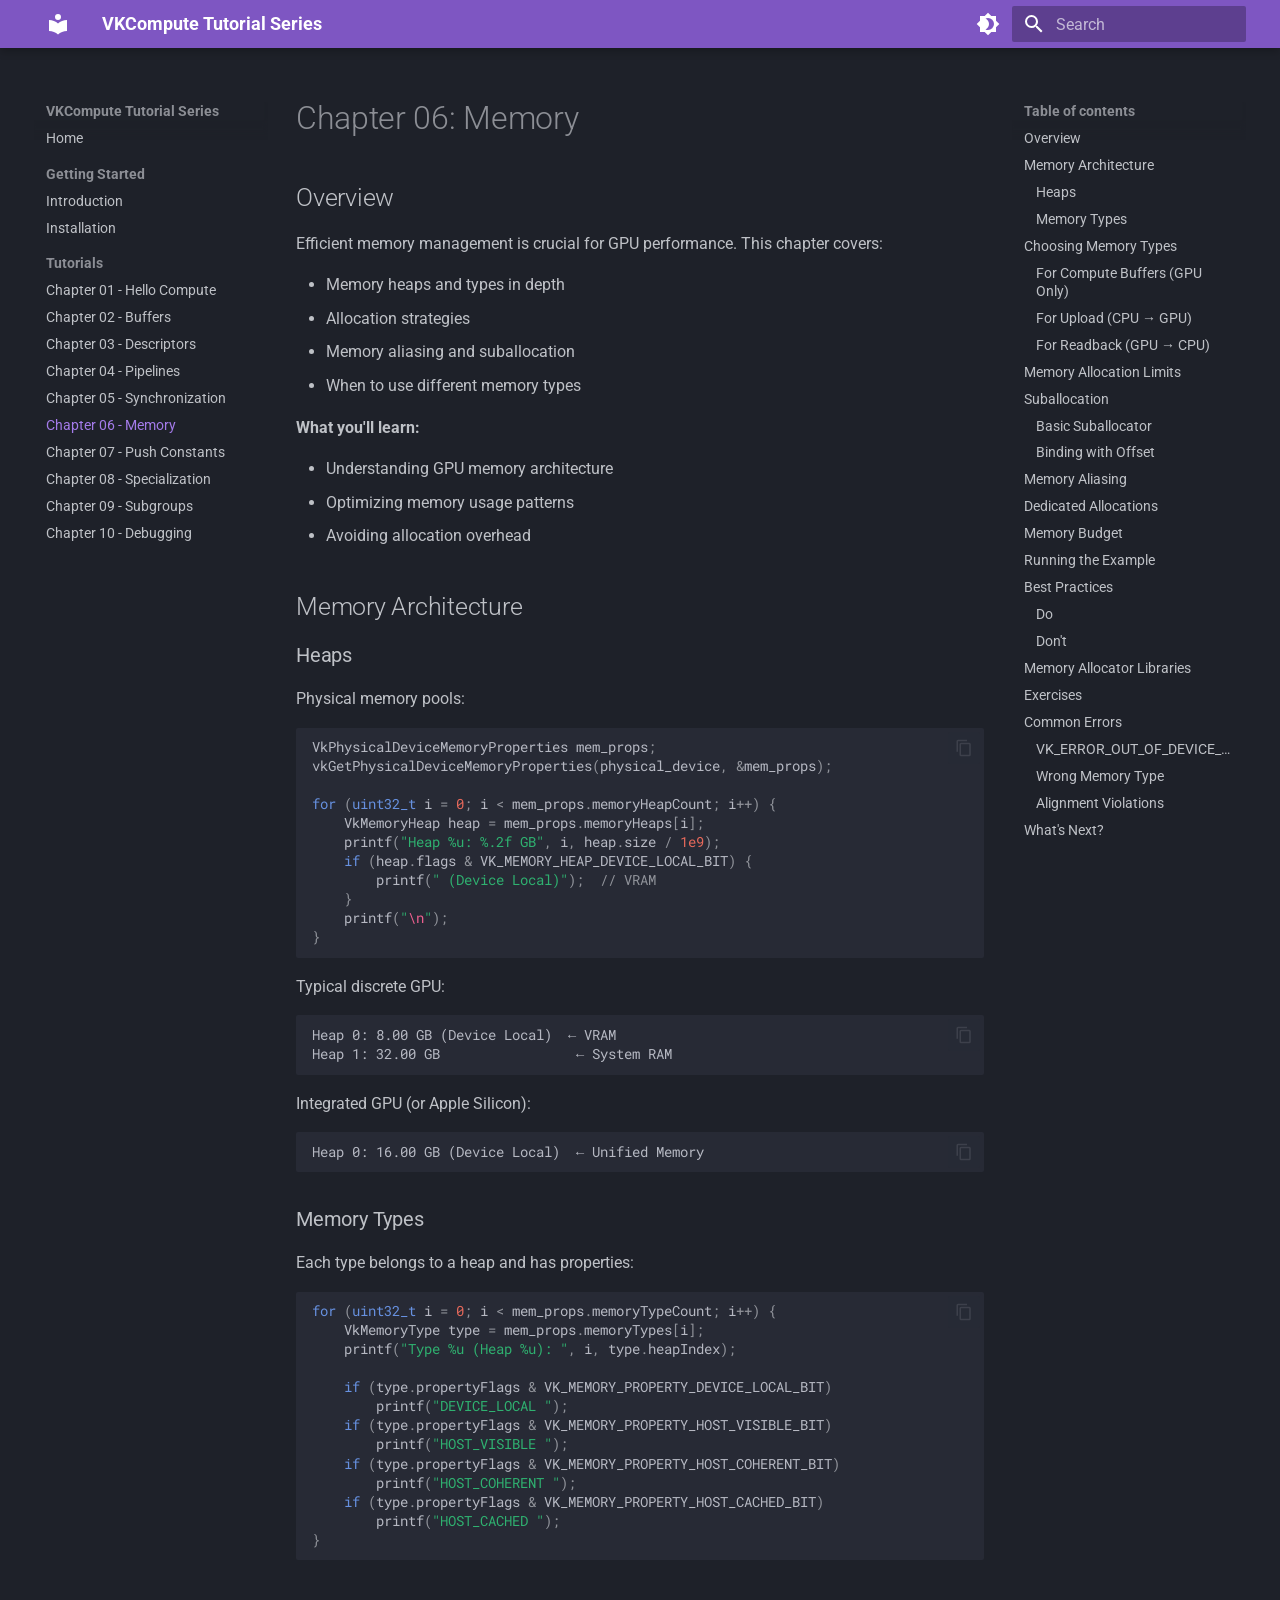
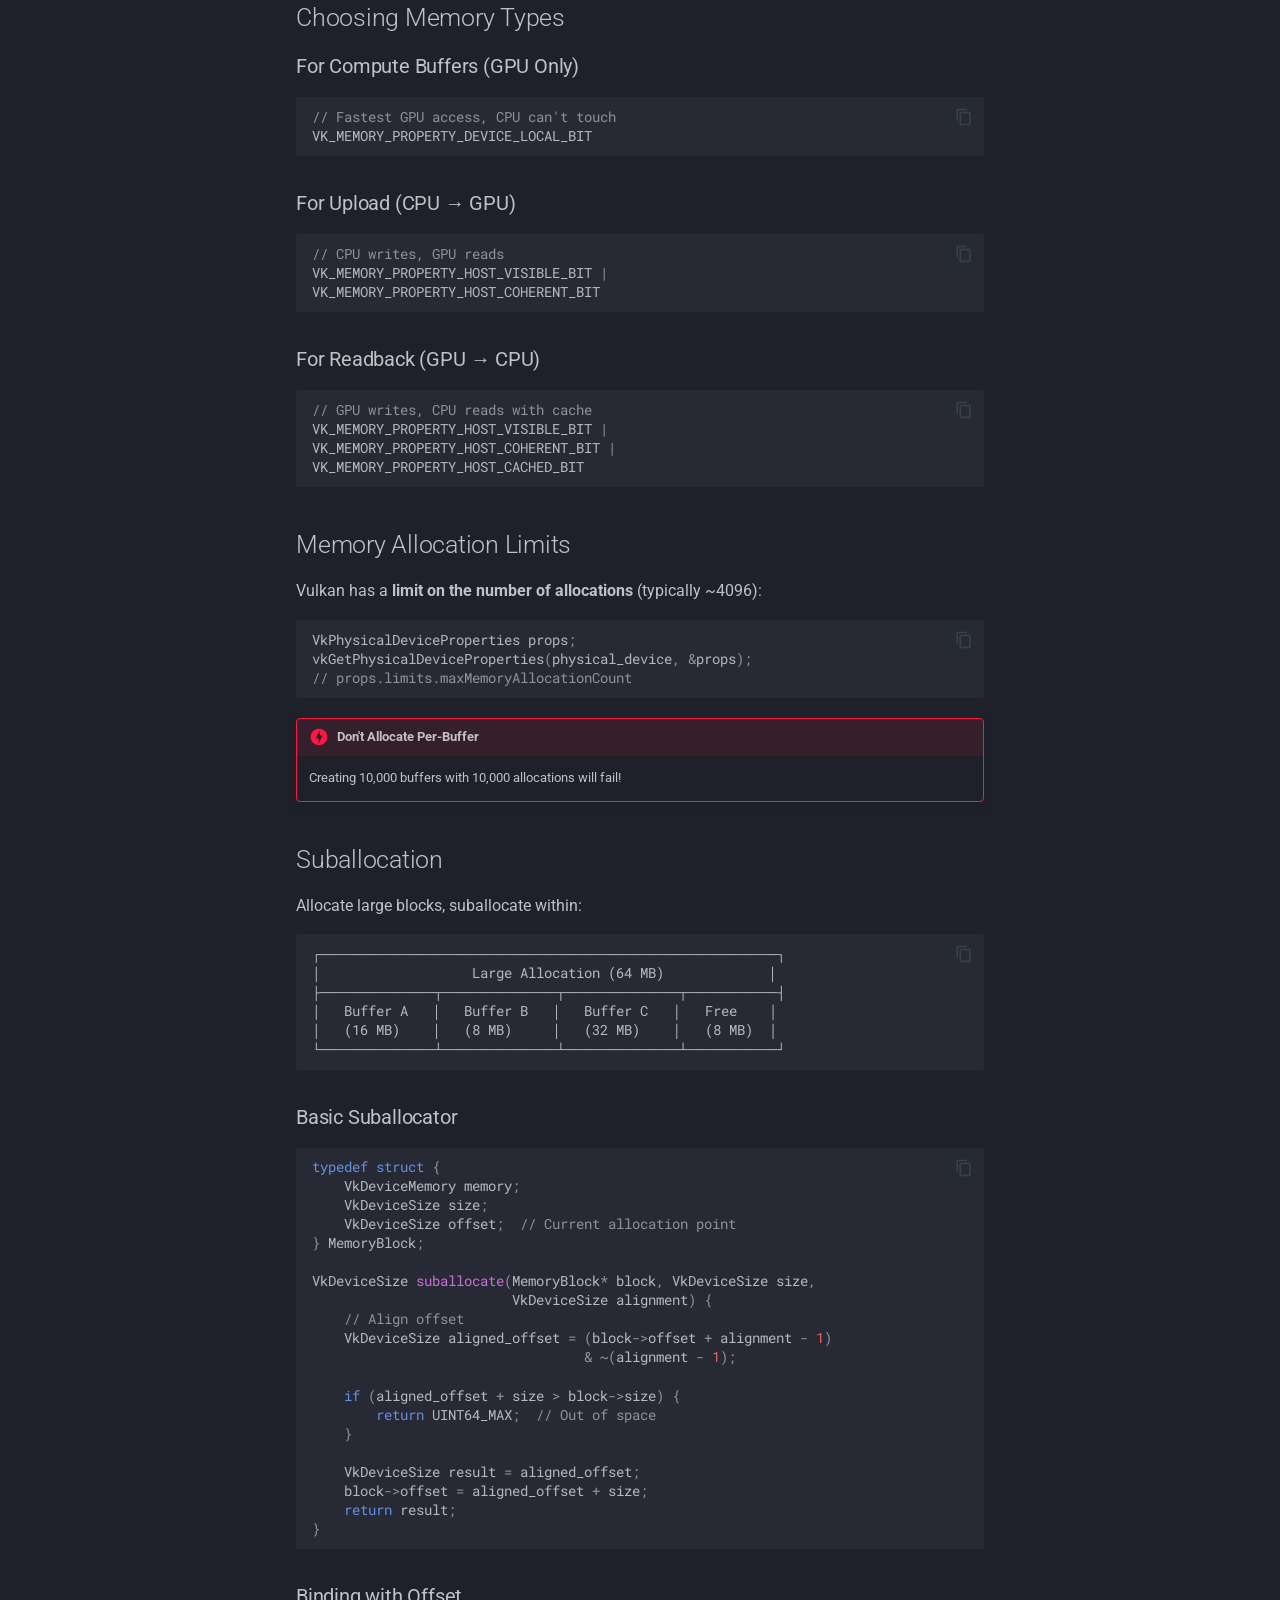
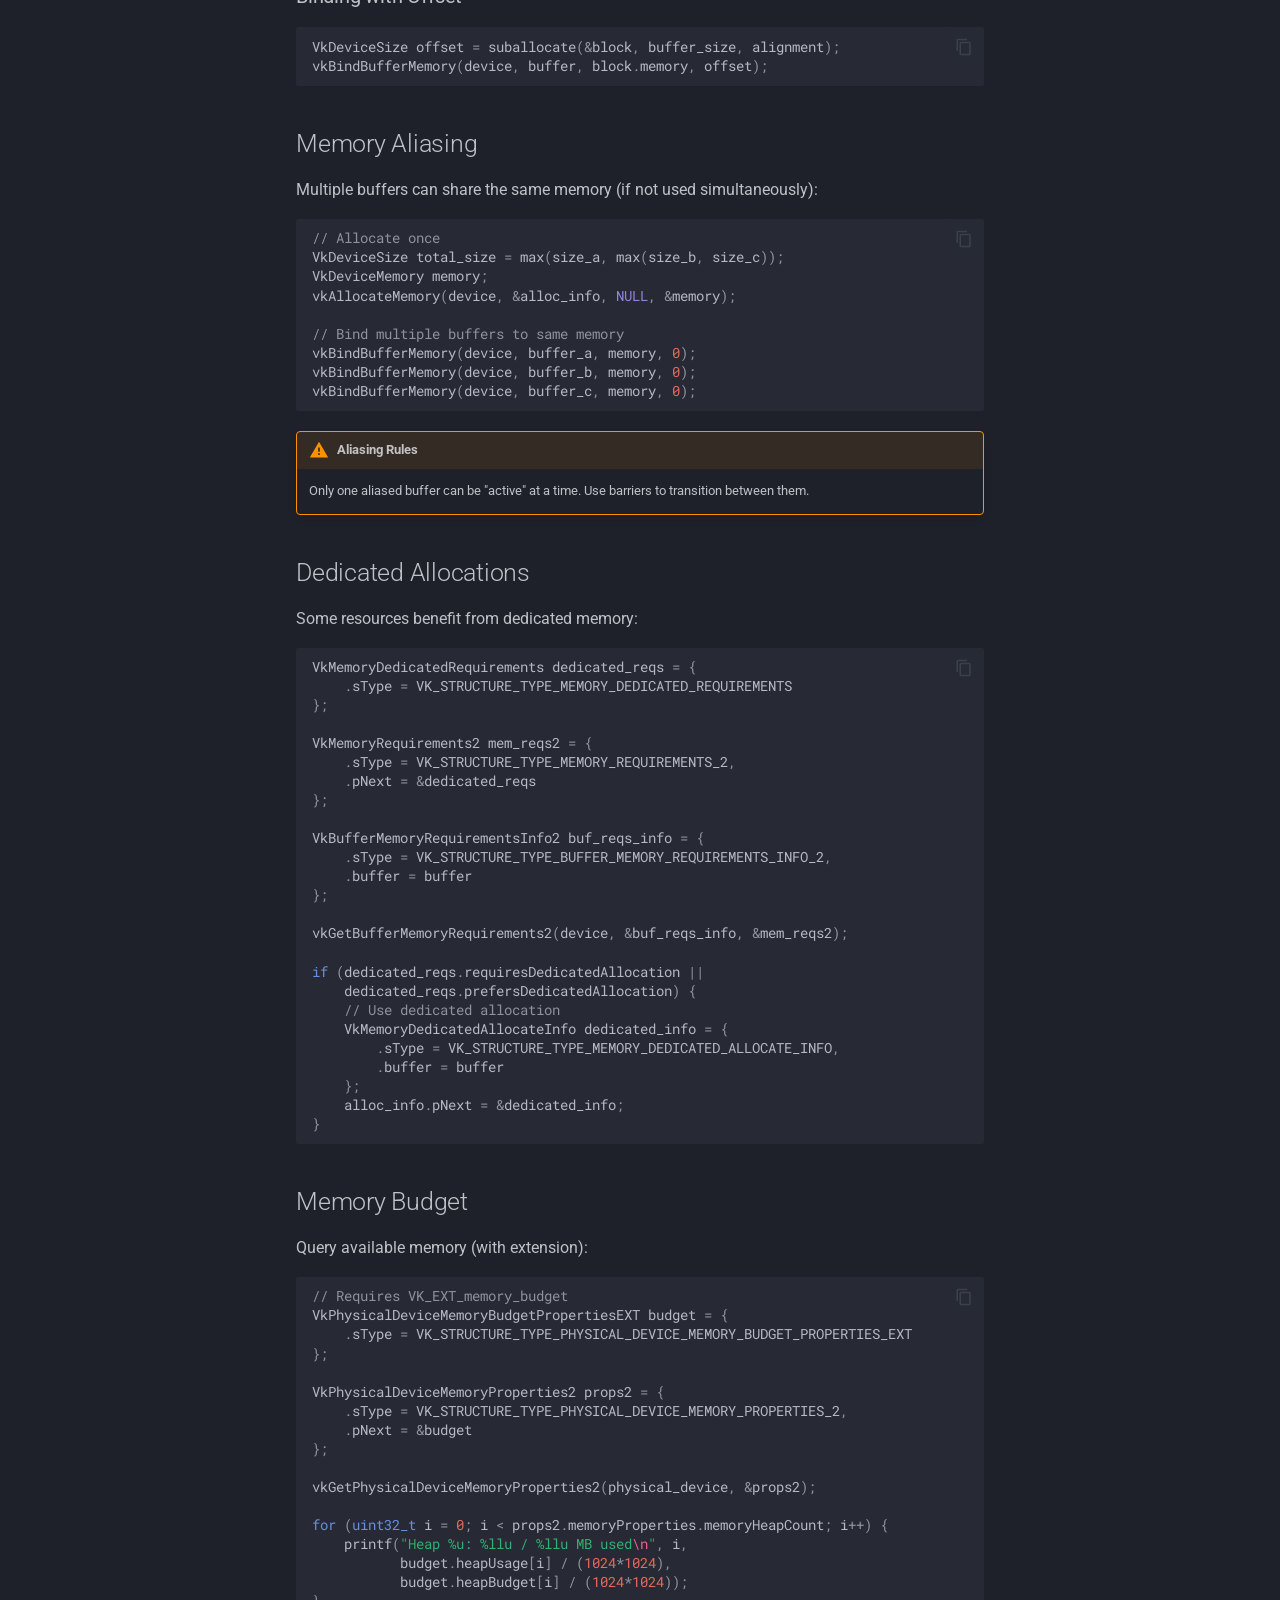
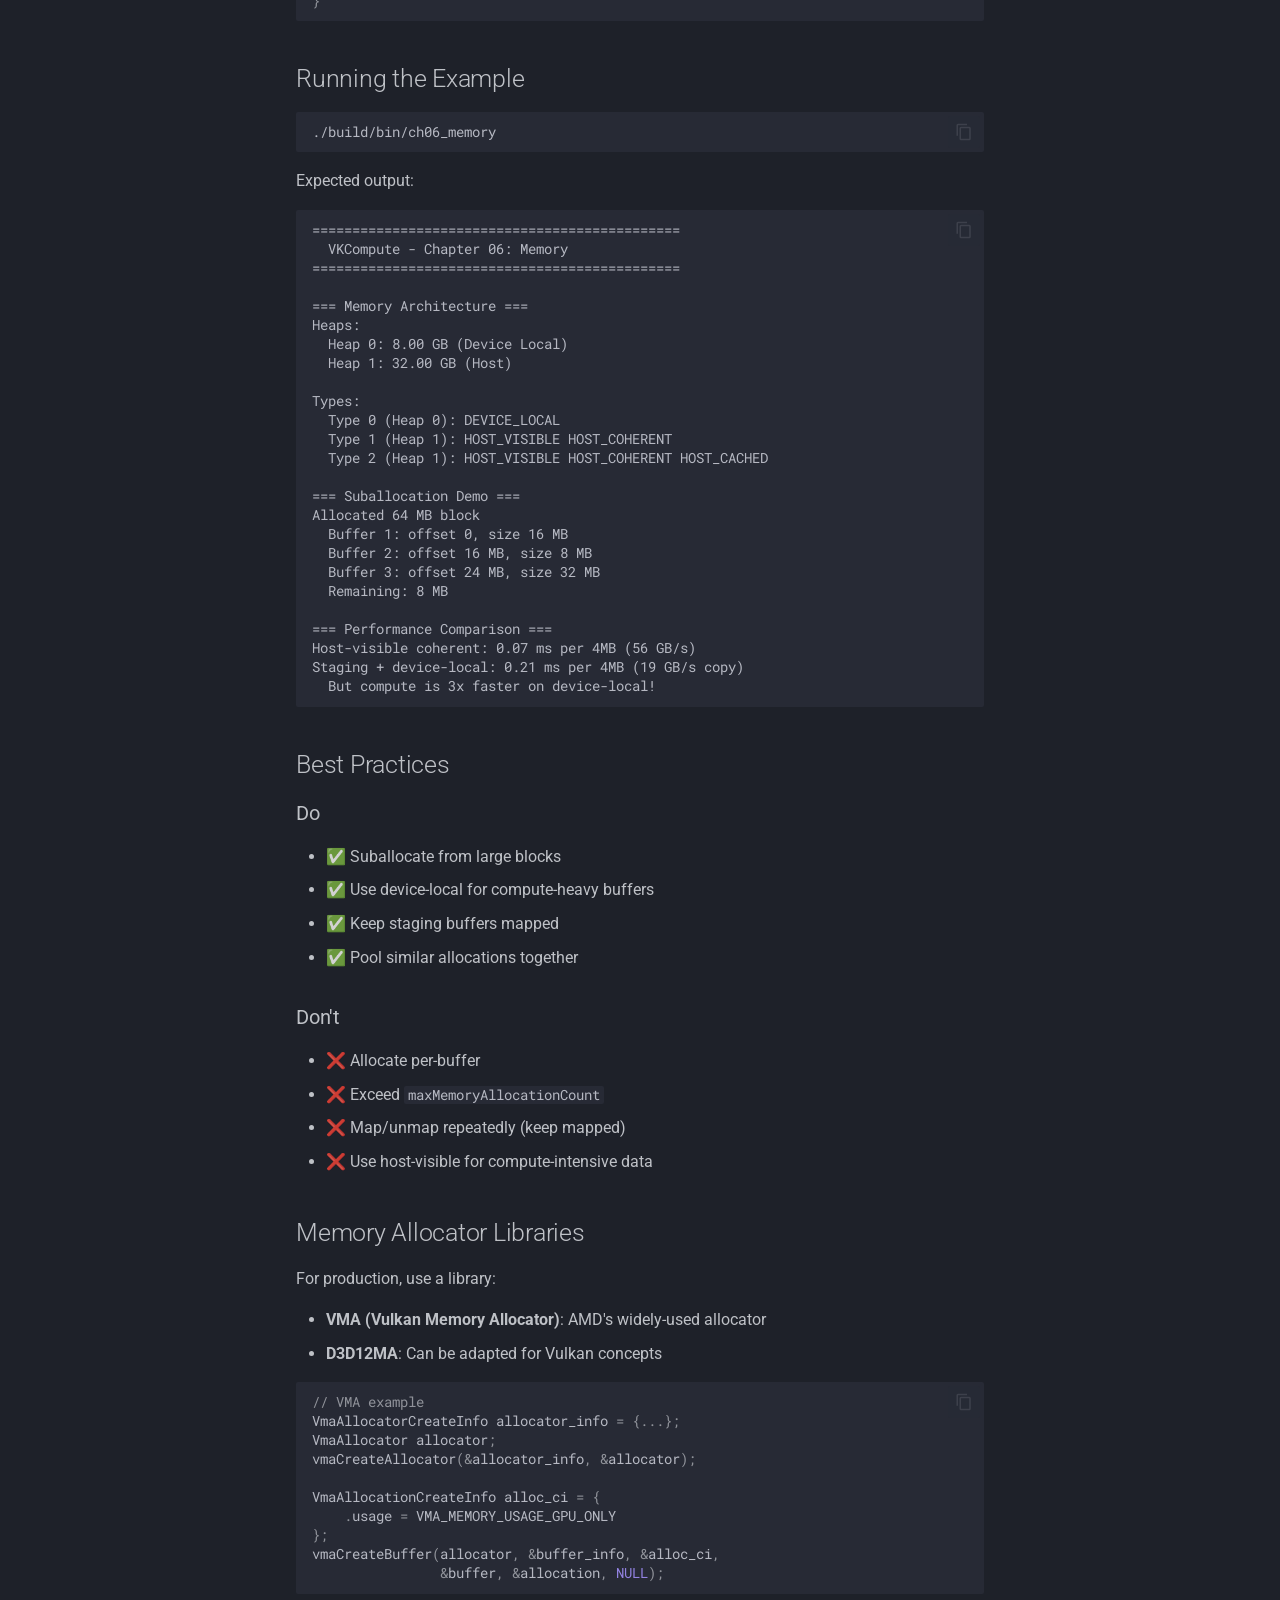
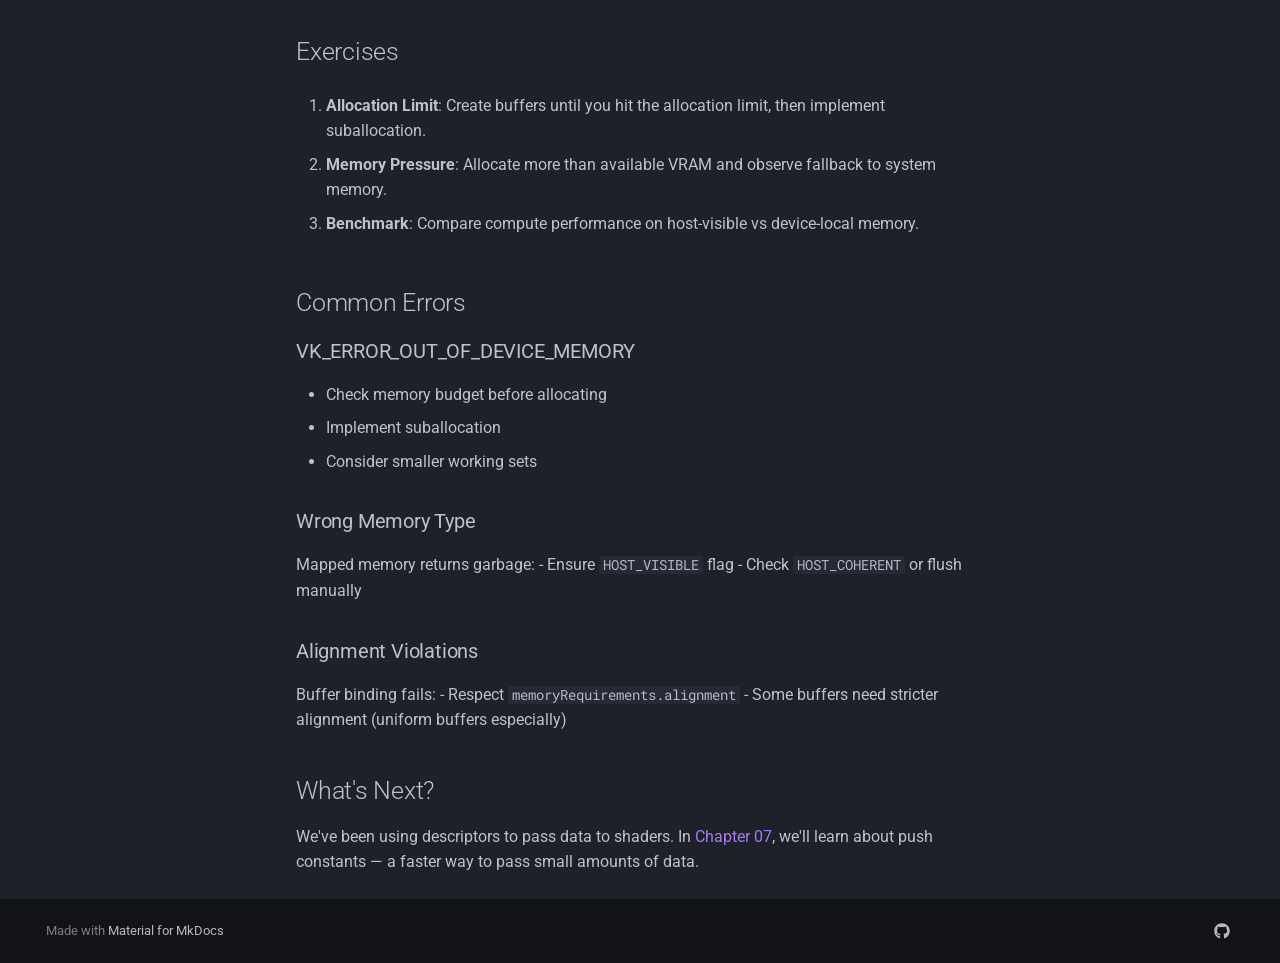
<file: docs/site/chapters/ch06_memory/index.html>
<!doctype html>
<html lang="en" class="no-js">
  <head>
    
      <meta charset="utf-8">
      <meta name="viewport" content="width=device-width,initial-scale=1">
      
        <meta name="description" content="Learn Vulkan Compute from scratch with practical examples">
      
      
        <meta name="author" content="VKCompute">
      
      
      
        <link rel="prev" href="../ch05_synchronization/">
      
      
        <link rel="next" href="../ch07_push_constants/">
      
      
        
      
      
      <link rel="icon" href="../../assets/images/favicon.png">
      <meta name="generator" content="mkdocs-1.6.1, mkdocs-material-9.7.1">
    
    
      
        <title>Chapter 06 - Memory - VKCompute Tutorial Series</title>
      
    
    
      <link rel="stylesheet" href="../../assets/stylesheets/main.484c7ddc.min.css">
      
        
        <link rel="stylesheet" href="../../assets/stylesheets/palette.ab4e12ef.min.css">
      
      


    
    
      
    
    
      
        
        
        <link rel="preconnect" href="https://fonts.gstatic.com" crossorigin>
        <link rel="stylesheet" href="https://fonts.googleapis.com/css?family=Roboto:300,300i,400,400i,700,700i%7CRoboto+Mono:400,400i,700,700i&display=fallback">
        <style>:root{--md-text-font:"Roboto";--md-code-font:"Roboto Mono"}</style>
      
    
    
    <script>__md_scope=new URL("../..",location),__md_hash=e=>[...e].reduce(((e,_)=>(e<<5)-e+_.charCodeAt(0)),0),__md_get=(e,_=localStorage,t=__md_scope)=>JSON.parse(_.getItem(t.pathname+"."+e)),__md_set=(e,_,t=localStorage,a=__md_scope)=>{try{t.setItem(a.pathname+"."+e,JSON.stringify(_))}catch(e){}}</script>
    
      

    
    
  </head>
  
  
    
    
      
    
    
    
    
    <body dir="ltr" data-md-color-scheme="slate" data-md-color-primary="deep-purple" data-md-color-accent="amber">
  
    
    <input class="md-toggle" data-md-toggle="drawer" type="checkbox" id="__drawer" autocomplete="off">
    <input class="md-toggle" data-md-toggle="search" type="checkbox" id="__search" autocomplete="off">
    <label class="md-overlay" for="__drawer"></label>
    <div data-md-component="skip">
      
        
        <a href="#chapter-06-memory" class="md-skip">
          Skip to content
        </a>
      
    </div>
    <div data-md-component="announce">
      
    </div>
    
    
      

  

<header class="md-header md-header--shadow" data-md-component="header">
  <nav class="md-header__inner md-grid" aria-label="Header">
    <a href="../.." title="VKCompute Tutorial Series" class="md-header__button md-logo" aria-label="VKCompute Tutorial Series" data-md-component="logo">
      
  
  <svg xmlns="http://www.w3.org/2000/svg" viewBox="0 0 24 24"><path d="M12 8a3 3 0 0 0 3-3 3 3 0 0 0-3-3 3 3 0 0 0-3 3 3 3 0 0 0 3 3m0 3.54C9.64 9.35 6.5 8 3 8v11c3.5 0 6.64 1.35 9 3.54 2.36-2.19 5.5-3.54 9-3.54V8c-3.5 0-6.64 1.35-9 3.54"/></svg>

    </a>
    <label class="md-header__button md-icon" for="__drawer">
      
      <svg xmlns="http://www.w3.org/2000/svg" viewBox="0 0 24 24"><path d="M3 6h18v2H3zm0 5h18v2H3zm0 5h18v2H3z"/></svg>
    </label>
    <div class="md-header__title" data-md-component="header-title">
      <div class="md-header__ellipsis">
        <div class="md-header__topic">
          <span class="md-ellipsis">
            VKCompute Tutorial Series
          </span>
        </div>
        <div class="md-header__topic" data-md-component="header-topic">
          <span class="md-ellipsis">
            
              Chapter 06 - Memory
            
          </span>
        </div>
      </div>
    </div>
    
      
        <form class="md-header__option" data-md-component="palette">
  
    
    
    
    <input class="md-option" data-md-color-media="" data-md-color-scheme="slate" data-md-color-primary="deep-purple" data-md-color-accent="amber"  aria-label="Switch to light mode"  type="radio" name="__palette" id="__palette_0">
    
      <label class="md-header__button md-icon" title="Switch to light mode" for="__palette_1" hidden>
        <svg xmlns="http://www.w3.org/2000/svg" viewBox="0 0 24 24"><path d="M12 18c-.89 0-1.74-.2-2.5-.55C11.56 16.5 13 14.42 13 12s-1.44-4.5-3.5-5.45C10.26 6.2 11.11 6 12 6a6 6 0 0 1 6 6 6 6 0 0 1-6 6m8-9.31V4h-4.69L12 .69 8.69 4H4v4.69L.69 12 4 15.31V20h4.69L12 23.31 15.31 20H20v-4.69L23.31 12z"/></svg>
      </label>
    
  
    
    
    
    <input class="md-option" data-md-color-media="" data-md-color-scheme="default" data-md-color-primary="deep-purple" data-md-color-accent="amber"  aria-label="Switch to dark mode"  type="radio" name="__palette" id="__palette_1">
    
      <label class="md-header__button md-icon" title="Switch to dark mode" for="__palette_0" hidden>
        <svg xmlns="http://www.w3.org/2000/svg" viewBox="0 0 24 24"><path d="M12 8a4 4 0 0 0-4 4 4 4 0 0 0 4 4 4 4 0 0 0 4-4 4 4 0 0 0-4-4m0 10a6 6 0 0 1-6-6 6 6 0 0 1 6-6 6 6 0 0 1 6 6 6 6 0 0 1-6 6m8-9.31V4h-4.69L12 .69 8.69 4H4v4.69L.69 12 4 15.31V20h4.69L12 23.31 15.31 20H20v-4.69L23.31 12z"/></svg>
      </label>
    
  
</form>
      
    
    
      <script>var palette=__md_get("__palette");if(palette&&palette.color){if("(prefers-color-scheme)"===palette.color.media){var media=matchMedia("(prefers-color-scheme: light)"),input=document.querySelector(media.matches?"[data-md-color-media='(prefers-color-scheme: light)']":"[data-md-color-media='(prefers-color-scheme: dark)']");palette.color.media=input.getAttribute("data-md-color-media"),palette.color.scheme=input.getAttribute("data-md-color-scheme"),palette.color.primary=input.getAttribute("data-md-color-primary"),palette.color.accent=input.getAttribute("data-md-color-accent")}for(var[key,value]of Object.entries(palette.color))document.body.setAttribute("data-md-color-"+key,value)}</script>
    
    
    
      
      
        <label class="md-header__button md-icon" for="__search">
          
          <svg xmlns="http://www.w3.org/2000/svg" viewBox="0 0 24 24"><path d="M9.5 3A6.5 6.5 0 0 1 16 9.5c0 1.61-.59 3.09-1.56 4.23l.27.27h.79l5 5-1.5 1.5-5-5v-.79l-.27-.27A6.52 6.52 0 0 1 9.5 16 6.5 6.5 0 0 1 3 9.5 6.5 6.5 0 0 1 9.5 3m0 2C7 5 5 7 5 9.5S7 14 9.5 14 14 12 14 9.5 12 5 9.5 5"/></svg>
        </label>
        <div class="md-search" data-md-component="search" role="dialog">
  <label class="md-search__overlay" for="__search"></label>
  <div class="md-search__inner" role="search">
    <form class="md-search__form" name="search">
      <input type="text" class="md-search__input" name="query" aria-label="Search" placeholder="Search" autocapitalize="off" autocorrect="off" autocomplete="off" spellcheck="false" data-md-component="search-query" required>
      <label class="md-search__icon md-icon" for="__search">
        
        <svg xmlns="http://www.w3.org/2000/svg" viewBox="0 0 24 24"><path d="M9.5 3A6.5 6.5 0 0 1 16 9.5c0 1.61-.59 3.09-1.56 4.23l.27.27h.79l5 5-1.5 1.5-5-5v-.79l-.27-.27A6.52 6.52 0 0 1 9.5 16 6.5 6.5 0 0 1 3 9.5 6.5 6.5 0 0 1 9.5 3m0 2C7 5 5 7 5 9.5S7 14 9.5 14 14 12 14 9.5 12 5 9.5 5"/></svg>
        
        <svg xmlns="http://www.w3.org/2000/svg" viewBox="0 0 24 24"><path d="M20 11v2H8l5.5 5.5-1.42 1.42L4.16 12l7.92-7.92L13.5 5.5 8 11z"/></svg>
      </label>
      <nav class="md-search__options" aria-label="Search">
        
        <button type="reset" class="md-search__icon md-icon" title="Clear" aria-label="Clear" tabindex="-1">
          
          <svg xmlns="http://www.w3.org/2000/svg" viewBox="0 0 24 24"><path d="M19 6.41 17.59 5 12 10.59 6.41 5 5 6.41 10.59 12 5 17.59 6.41 19 12 13.41 17.59 19 19 17.59 13.41 12z"/></svg>
        </button>
      </nav>
      
    </form>
    <div class="md-search__output">
      <div class="md-search__scrollwrap" tabindex="0" data-md-scrollfix>
        <div class="md-search-result" data-md-component="search-result">
          <div class="md-search-result__meta">
            Initializing search
          </div>
          <ol class="md-search-result__list" role="presentation"></ol>
        </div>
      </div>
    </div>
  </div>
</div>
      
    
    
  </nav>
  
</header>
    
    <div class="md-container" data-md-component="container">
      
      
        
          
        
      
      <main class="md-main" data-md-component="main">
        <div class="md-main__inner md-grid">
          
            
              
              <div class="md-sidebar md-sidebar--primary" data-md-component="sidebar" data-md-type="navigation" >
                <div class="md-sidebar__scrollwrap">
                  <div class="md-sidebar__inner">
                    



<nav class="md-nav md-nav--primary" aria-label="Navigation" data-md-level="0">
  <label class="md-nav__title" for="__drawer">
    <a href="../.." title="VKCompute Tutorial Series" class="md-nav__button md-logo" aria-label="VKCompute Tutorial Series" data-md-component="logo">
      
  
  <svg xmlns="http://www.w3.org/2000/svg" viewBox="0 0 24 24"><path d="M12 8a3 3 0 0 0 3-3 3 3 0 0 0-3-3 3 3 0 0 0-3 3 3 3 0 0 0 3 3m0 3.54C9.64 9.35 6.5 8 3 8v11c3.5 0 6.64 1.35 9 3.54 2.36-2.19 5.5-3.54 9-3.54V8c-3.5 0-6.64 1.35-9 3.54"/></svg>

    </a>
    VKCompute Tutorial Series
  </label>
  
  <ul class="md-nav__list" data-md-scrollfix>
    
      
      
  
  
  
  
    <li class="md-nav__item">
      <a href="../.." class="md-nav__link">
        
  
  
  <span class="md-ellipsis">
    
  
    Home
  

    
  </span>
  
  

      </a>
    </li>
  

    
      
      
  
  
  
  
    
    
    
    
      
        
        
      
    
    
    <li class="md-nav__item md-nav__item--section md-nav__item--nested">
      
        
        
          
        
        <input class="md-nav__toggle md-toggle md-toggle--indeterminate" type="checkbox" id="__nav_2" >
        
          
          <label class="md-nav__link" for="__nav_2" id="__nav_2_label" tabindex="">
            
  
  
  <span class="md-ellipsis">
    
  
    Getting Started
  

    
  </span>
  
  

            <span class="md-nav__icon md-icon"></span>
          </label>
        
        <nav class="md-nav" data-md-level="1" aria-labelledby="__nav_2_label" aria-expanded="false">
          <label class="md-nav__title" for="__nav_2">
            <span class="md-nav__icon md-icon"></span>
            
  
    Getting Started
  

          </label>
          <ul class="md-nav__list" data-md-scrollfix>
            
              
                
  
  
  
  
    <li class="md-nav__item">
      <a href="../../introduction/" class="md-nav__link">
        
  
  
  <span class="md-ellipsis">
    
  
    Introduction
  

    
  </span>
  
  

      </a>
    </li>
  

              
            
              
                
  
  
  
  
    <li class="md-nav__item">
      <a href="../../installation/" class="md-nav__link">
        
  
  
  <span class="md-ellipsis">
    
  
    Installation
  

    
  </span>
  
  

      </a>
    </li>
  

              
            
          </ul>
        </nav>
      
    </li>
  

    
      
      
  
  
    
  
  
  
    
    
    
    
      
        
        
      
    
    
    <li class="md-nav__item md-nav__item--active md-nav__item--section md-nav__item--nested">
      
        
        
        <input class="md-nav__toggle md-toggle " type="checkbox" id="__nav_3" checked>
        
          
          <label class="md-nav__link" for="__nav_3" id="__nav_3_label" tabindex="">
            
  
  
  <span class="md-ellipsis">
    
  
    Tutorials
  

    
  </span>
  
  

            <span class="md-nav__icon md-icon"></span>
          </label>
        
        <nav class="md-nav" data-md-level="1" aria-labelledby="__nav_3_label" aria-expanded="true">
          <label class="md-nav__title" for="__nav_3">
            <span class="md-nav__icon md-icon"></span>
            
  
    Tutorials
  

          </label>
          <ul class="md-nav__list" data-md-scrollfix>
            
              
                
  
  
  
  
    <li class="md-nav__item">
      <a href="../ch01_hello_compute/" class="md-nav__link">
        
  
  
  <span class="md-ellipsis">
    
  
    Chapter 01 - Hello Compute
  

    
  </span>
  
  

      </a>
    </li>
  

              
            
              
                
  
  
  
  
    <li class="md-nav__item">
      <a href="../ch02_buffers/" class="md-nav__link">
        
  
  
  <span class="md-ellipsis">
    
  
    Chapter 02 - Buffers
  

    
  </span>
  
  

      </a>
    </li>
  

              
            
              
                
  
  
  
  
    <li class="md-nav__item">
      <a href="../ch03_descriptors/" class="md-nav__link">
        
  
  
  <span class="md-ellipsis">
    
  
    Chapter 03 - Descriptors
  

    
  </span>
  
  

      </a>
    </li>
  

              
            
              
                
  
  
  
  
    <li class="md-nav__item">
      <a href="../ch04_pipelines/" class="md-nav__link">
        
  
  
  <span class="md-ellipsis">
    
  
    Chapter 04 - Pipelines
  

    
  </span>
  
  

      </a>
    </li>
  

              
            
              
                
  
  
  
  
    <li class="md-nav__item">
      <a href="../ch05_synchronization/" class="md-nav__link">
        
  
  
  <span class="md-ellipsis">
    
  
    Chapter 05 - Synchronization
  

    
  </span>
  
  

      </a>
    </li>
  

              
            
              
                
  
  
    
  
  
  
    <li class="md-nav__item md-nav__item--active">
      
      <input class="md-nav__toggle md-toggle" type="checkbox" id="__toc">
      
      
        
      
      
        <label class="md-nav__link md-nav__link--active" for="__toc">
          
  
  
  <span class="md-ellipsis">
    
  
    Chapter 06 - Memory
  

    
  </span>
  
  

          <span class="md-nav__icon md-icon"></span>
        </label>
      
      <a href="./" class="md-nav__link md-nav__link--active">
        
  
  
  <span class="md-ellipsis">
    
  
    Chapter 06 - Memory
  

    
  </span>
  
  

      </a>
      
        

<nav class="md-nav md-nav--secondary" aria-label="Table of contents">
  
  
  
    
  
  
    <label class="md-nav__title" for="__toc">
      <span class="md-nav__icon md-icon"></span>
      Table of contents
    </label>
    <ul class="md-nav__list" data-md-component="toc" data-md-scrollfix>
      
        <li class="md-nav__item">
  <a href="#overview" class="md-nav__link">
    <span class="md-ellipsis">
      
        Overview
      
    </span>
  </a>
  
</li>
      
        <li class="md-nav__item">
  <a href="#memory-architecture" class="md-nav__link">
    <span class="md-ellipsis">
      
        Memory Architecture
      
    </span>
  </a>
  
    <nav class="md-nav" aria-label="Memory Architecture">
      <ul class="md-nav__list">
        
          <li class="md-nav__item">
  <a href="#heaps" class="md-nav__link">
    <span class="md-ellipsis">
      
        Heaps
      
    </span>
  </a>
  
</li>
        
          <li class="md-nav__item">
  <a href="#memory-types" class="md-nav__link">
    <span class="md-ellipsis">
      
        Memory Types
      
    </span>
  </a>
  
</li>
        
      </ul>
    </nav>
  
</li>
      
        <li class="md-nav__item">
  <a href="#choosing-memory-types" class="md-nav__link">
    <span class="md-ellipsis">
      
        Choosing Memory Types
      
    </span>
  </a>
  
    <nav class="md-nav" aria-label="Choosing Memory Types">
      <ul class="md-nav__list">
        
          <li class="md-nav__item">
  <a href="#for-compute-buffers-gpu-only" class="md-nav__link">
    <span class="md-ellipsis">
      
        For Compute Buffers (GPU Only)
      
    </span>
  </a>
  
</li>
        
          <li class="md-nav__item">
  <a href="#for-upload-cpu-gpu" class="md-nav__link">
    <span class="md-ellipsis">
      
        For Upload (CPU → GPU)
      
    </span>
  </a>
  
</li>
        
          <li class="md-nav__item">
  <a href="#for-readback-gpu-cpu" class="md-nav__link">
    <span class="md-ellipsis">
      
        For Readback (GPU → CPU)
      
    </span>
  </a>
  
</li>
        
      </ul>
    </nav>
  
</li>
      
        <li class="md-nav__item">
  <a href="#memory-allocation-limits" class="md-nav__link">
    <span class="md-ellipsis">
      
        Memory Allocation Limits
      
    </span>
  </a>
  
</li>
      
        <li class="md-nav__item">
  <a href="#suballocation" class="md-nav__link">
    <span class="md-ellipsis">
      
        Suballocation
      
    </span>
  </a>
  
    <nav class="md-nav" aria-label="Suballocation">
      <ul class="md-nav__list">
        
          <li class="md-nav__item">
  <a href="#basic-suballocator" class="md-nav__link">
    <span class="md-ellipsis">
      
        Basic Suballocator
      
    </span>
  </a>
  
</li>
        
          <li class="md-nav__item">
  <a href="#binding-with-offset" class="md-nav__link">
    <span class="md-ellipsis">
      
        Binding with Offset
      
    </span>
  </a>
  
</li>
        
      </ul>
    </nav>
  
</li>
      
        <li class="md-nav__item">
  <a href="#memory-aliasing" class="md-nav__link">
    <span class="md-ellipsis">
      
        Memory Aliasing
      
    </span>
  </a>
  
</li>
      
        <li class="md-nav__item">
  <a href="#dedicated-allocations" class="md-nav__link">
    <span class="md-ellipsis">
      
        Dedicated Allocations
      
    </span>
  </a>
  
</li>
      
        <li class="md-nav__item">
  <a href="#memory-budget" class="md-nav__link">
    <span class="md-ellipsis">
      
        Memory Budget
      
    </span>
  </a>
  
</li>
      
        <li class="md-nav__item">
  <a href="#running-the-example" class="md-nav__link">
    <span class="md-ellipsis">
      
        Running the Example
      
    </span>
  </a>
  
</li>
      
        <li class="md-nav__item">
  <a href="#best-practices" class="md-nav__link">
    <span class="md-ellipsis">
      
        Best Practices
      
    </span>
  </a>
  
    <nav class="md-nav" aria-label="Best Practices">
      <ul class="md-nav__list">
        
          <li class="md-nav__item">
  <a href="#do" class="md-nav__link">
    <span class="md-ellipsis">
      
        Do
      
    </span>
  </a>
  
</li>
        
          <li class="md-nav__item">
  <a href="#dont" class="md-nav__link">
    <span class="md-ellipsis">
      
        Don't
      
    </span>
  </a>
  
</li>
        
      </ul>
    </nav>
  
</li>
      
        <li class="md-nav__item">
  <a href="#memory-allocator-libraries" class="md-nav__link">
    <span class="md-ellipsis">
      
        Memory Allocator Libraries
      
    </span>
  </a>
  
</li>
      
        <li class="md-nav__item">
  <a href="#exercises" class="md-nav__link">
    <span class="md-ellipsis">
      
        Exercises
      
    </span>
  </a>
  
</li>
      
        <li class="md-nav__item">
  <a href="#common-errors" class="md-nav__link">
    <span class="md-ellipsis">
      
        Common Errors
      
    </span>
  </a>
  
    <nav class="md-nav" aria-label="Common Errors">
      <ul class="md-nav__list">
        
          <li class="md-nav__item">
  <a href="#vk_error_out_of_device_memory" class="md-nav__link">
    <span class="md-ellipsis">
      
        VK_ERROR_OUT_OF_DEVICE_MEMORY
      
    </span>
  </a>
  
</li>
        
          <li class="md-nav__item">
  <a href="#wrong-memory-type" class="md-nav__link">
    <span class="md-ellipsis">
      
        Wrong Memory Type
      
    </span>
  </a>
  
</li>
        
          <li class="md-nav__item">
  <a href="#alignment-violations" class="md-nav__link">
    <span class="md-ellipsis">
      
        Alignment Violations
      
    </span>
  </a>
  
</li>
        
      </ul>
    </nav>
  
</li>
      
        <li class="md-nav__item">
  <a href="#whats-next" class="md-nav__link">
    <span class="md-ellipsis">
      
        What's Next?
      
    </span>
  </a>
  
</li>
      
    </ul>
  
</nav>
      
    </li>
  

              
            
              
                
  
  
  
  
    <li class="md-nav__item">
      <a href="../ch07_push_constants/" class="md-nav__link">
        
  
  
  <span class="md-ellipsis">
    
  
    Chapter 07 - Push Constants
  

    
  </span>
  
  

      </a>
    </li>
  

              
            
              
                
  
  
  
  
    <li class="md-nav__item">
      <a href="../ch08_specialization/" class="md-nav__link">
        
  
  
  <span class="md-ellipsis">
    
  
    Chapter 08 - Specialization
  

    
  </span>
  
  

      </a>
    </li>
  

              
            
              
                
  
  
  
  
    <li class="md-nav__item">
      <a href="../ch09_subgroups/" class="md-nav__link">
        
  
  
  <span class="md-ellipsis">
    
  
    Chapter 09 - Subgroups
  

    
  </span>
  
  

      </a>
    </li>
  

              
            
              
                
  
  
  
  
    <li class="md-nav__item">
      <a href="../ch10_debugging/" class="md-nav__link">
        
  
  
  <span class="md-ellipsis">
    
  
    Chapter 10 - Debugging
  

    
  </span>
  
  

      </a>
    </li>
  

              
            
          </ul>
        </nav>
      
    </li>
  

    
  </ul>
</nav>
                  </div>
                </div>
              </div>
            
            
              
              <div class="md-sidebar md-sidebar--secondary" data-md-component="sidebar" data-md-type="toc" >
                <div class="md-sidebar__scrollwrap">
                  <div class="md-sidebar__inner">
                    

<nav class="md-nav md-nav--secondary" aria-label="Table of contents">
  
  
  
    
  
  
    <label class="md-nav__title" for="__toc">
      <span class="md-nav__icon md-icon"></span>
      Table of contents
    </label>
    <ul class="md-nav__list" data-md-component="toc" data-md-scrollfix>
      
        <li class="md-nav__item">
  <a href="#overview" class="md-nav__link">
    <span class="md-ellipsis">
      
        Overview
      
    </span>
  </a>
  
</li>
      
        <li class="md-nav__item">
  <a href="#memory-architecture" class="md-nav__link">
    <span class="md-ellipsis">
      
        Memory Architecture
      
    </span>
  </a>
  
    <nav class="md-nav" aria-label="Memory Architecture">
      <ul class="md-nav__list">
        
          <li class="md-nav__item">
  <a href="#heaps" class="md-nav__link">
    <span class="md-ellipsis">
      
        Heaps
      
    </span>
  </a>
  
</li>
        
          <li class="md-nav__item">
  <a href="#memory-types" class="md-nav__link">
    <span class="md-ellipsis">
      
        Memory Types
      
    </span>
  </a>
  
</li>
        
      </ul>
    </nav>
  
</li>
      
        <li class="md-nav__item">
  <a href="#choosing-memory-types" class="md-nav__link">
    <span class="md-ellipsis">
      
        Choosing Memory Types
      
    </span>
  </a>
  
    <nav class="md-nav" aria-label="Choosing Memory Types">
      <ul class="md-nav__list">
        
          <li class="md-nav__item">
  <a href="#for-compute-buffers-gpu-only" class="md-nav__link">
    <span class="md-ellipsis">
      
        For Compute Buffers (GPU Only)
      
    </span>
  </a>
  
</li>
        
          <li class="md-nav__item">
  <a href="#for-upload-cpu-gpu" class="md-nav__link">
    <span class="md-ellipsis">
      
        For Upload (CPU → GPU)
      
    </span>
  </a>
  
</li>
        
          <li class="md-nav__item">
  <a href="#for-readback-gpu-cpu" class="md-nav__link">
    <span class="md-ellipsis">
      
        For Readback (GPU → CPU)
      
    </span>
  </a>
  
</li>
        
      </ul>
    </nav>
  
</li>
      
        <li class="md-nav__item">
  <a href="#memory-allocation-limits" class="md-nav__link">
    <span class="md-ellipsis">
      
        Memory Allocation Limits
      
    </span>
  </a>
  
</li>
      
        <li class="md-nav__item">
  <a href="#suballocation" class="md-nav__link">
    <span class="md-ellipsis">
      
        Suballocation
      
    </span>
  </a>
  
    <nav class="md-nav" aria-label="Suballocation">
      <ul class="md-nav__list">
        
          <li class="md-nav__item">
  <a href="#basic-suballocator" class="md-nav__link">
    <span class="md-ellipsis">
      
        Basic Suballocator
      
    </span>
  </a>
  
</li>
        
          <li class="md-nav__item">
  <a href="#binding-with-offset" class="md-nav__link">
    <span class="md-ellipsis">
      
        Binding with Offset
      
    </span>
  </a>
  
</li>
        
      </ul>
    </nav>
  
</li>
      
        <li class="md-nav__item">
  <a href="#memory-aliasing" class="md-nav__link">
    <span class="md-ellipsis">
      
        Memory Aliasing
      
    </span>
  </a>
  
</li>
      
        <li class="md-nav__item">
  <a href="#dedicated-allocations" class="md-nav__link">
    <span class="md-ellipsis">
      
        Dedicated Allocations
      
    </span>
  </a>
  
</li>
      
        <li class="md-nav__item">
  <a href="#memory-budget" class="md-nav__link">
    <span class="md-ellipsis">
      
        Memory Budget
      
    </span>
  </a>
  
</li>
      
        <li class="md-nav__item">
  <a href="#running-the-example" class="md-nav__link">
    <span class="md-ellipsis">
      
        Running the Example
      
    </span>
  </a>
  
</li>
      
        <li class="md-nav__item">
  <a href="#best-practices" class="md-nav__link">
    <span class="md-ellipsis">
      
        Best Practices
      
    </span>
  </a>
  
    <nav class="md-nav" aria-label="Best Practices">
      <ul class="md-nav__list">
        
          <li class="md-nav__item">
  <a href="#do" class="md-nav__link">
    <span class="md-ellipsis">
      
        Do
      
    </span>
  </a>
  
</li>
        
          <li class="md-nav__item">
  <a href="#dont" class="md-nav__link">
    <span class="md-ellipsis">
      
        Don't
      
    </span>
  </a>
  
</li>
        
      </ul>
    </nav>
  
</li>
      
        <li class="md-nav__item">
  <a href="#memory-allocator-libraries" class="md-nav__link">
    <span class="md-ellipsis">
      
        Memory Allocator Libraries
      
    </span>
  </a>
  
</li>
      
        <li class="md-nav__item">
  <a href="#exercises" class="md-nav__link">
    <span class="md-ellipsis">
      
        Exercises
      
    </span>
  </a>
  
</li>
      
        <li class="md-nav__item">
  <a href="#common-errors" class="md-nav__link">
    <span class="md-ellipsis">
      
        Common Errors
      
    </span>
  </a>
  
    <nav class="md-nav" aria-label="Common Errors">
      <ul class="md-nav__list">
        
          <li class="md-nav__item">
  <a href="#vk_error_out_of_device_memory" class="md-nav__link">
    <span class="md-ellipsis">
      
        VK_ERROR_OUT_OF_DEVICE_MEMORY
      
    </span>
  </a>
  
</li>
        
          <li class="md-nav__item">
  <a href="#wrong-memory-type" class="md-nav__link">
    <span class="md-ellipsis">
      
        Wrong Memory Type
      
    </span>
  </a>
  
</li>
        
          <li class="md-nav__item">
  <a href="#alignment-violations" class="md-nav__link">
    <span class="md-ellipsis">
      
        Alignment Violations
      
    </span>
  </a>
  
</li>
        
      </ul>
    </nav>
  
</li>
      
        <li class="md-nav__item">
  <a href="#whats-next" class="md-nav__link">
    <span class="md-ellipsis">
      
        What's Next?
      
    </span>
  </a>
  
</li>
      
    </ul>
  
</nav>
                  </div>
                </div>
              </div>
            
          
          
            <div class="md-content" data-md-component="content">
              
              <article class="md-content__inner md-typeset">
                
                  



<h1 id="chapter-06-memory">Chapter 06: Memory<a class="headerlink" href="#chapter-06-memory" title="Permanent link">&para;</a></h1>
<h2 id="overview">Overview<a class="headerlink" href="#overview" title="Permanent link">&para;</a></h2>
<p>Efficient memory management is crucial for GPU performance. This chapter covers:</p>
<ul>
<li>Memory heaps and types in depth</li>
<li>Allocation strategies</li>
<li>Memory aliasing and suballocation</li>
<li>When to use different memory types</li>
</ul>
<p><strong>What you'll learn:</strong></p>
<ul>
<li>Understanding GPU memory architecture</li>
<li>Optimizing memory usage patterns</li>
<li>Avoiding allocation overhead</li>
</ul>
<h2 id="memory-architecture">Memory Architecture<a class="headerlink" href="#memory-architecture" title="Permanent link">&para;</a></h2>
<h3 id="heaps">Heaps<a class="headerlink" href="#heaps" title="Permanent link">&para;</a></h3>
<p>Physical memory pools:</p>
<div class="highlight"><pre><span></span><code><a id="__codelineno-0-1" name="__codelineno-0-1" href="#__codelineno-0-1"></a><span class="n">VkPhysicalDeviceMemoryProperties</span><span class="w"> </span><span class="n">mem_props</span><span class="p">;</span>
<a id="__codelineno-0-2" name="__codelineno-0-2" href="#__codelineno-0-2"></a><span class="n">vkGetPhysicalDeviceMemoryProperties</span><span class="p">(</span><span class="n">physical_device</span><span class="p">,</span><span class="w"> </span><span class="o">&amp;</span><span class="n">mem_props</span><span class="p">);</span>
<a id="__codelineno-0-3" name="__codelineno-0-3" href="#__codelineno-0-3"></a>
<a id="__codelineno-0-4" name="__codelineno-0-4" href="#__codelineno-0-4"></a><span class="k">for</span><span class="w"> </span><span class="p">(</span><span class="kt">uint32_t</span><span class="w"> </span><span class="n">i</span><span class="w"> </span><span class="o">=</span><span class="w"> </span><span class="mi">0</span><span class="p">;</span><span class="w"> </span><span class="n">i</span><span class="w"> </span><span class="o">&lt;</span><span class="w"> </span><span class="n">mem_props</span><span class="p">.</span><span class="n">memoryHeapCount</span><span class="p">;</span><span class="w"> </span><span class="n">i</span><span class="o">++</span><span class="p">)</span><span class="w"> </span><span class="p">{</span>
<a id="__codelineno-0-5" name="__codelineno-0-5" href="#__codelineno-0-5"></a><span class="w">    </span><span class="n">VkMemoryHeap</span><span class="w"> </span><span class="n">heap</span><span class="w"> </span><span class="o">=</span><span class="w"> </span><span class="n">mem_props</span><span class="p">.</span><span class="n">memoryHeaps</span><span class="p">[</span><span class="n">i</span><span class="p">];</span>
<a id="__codelineno-0-6" name="__codelineno-0-6" href="#__codelineno-0-6"></a><span class="w">    </span><span class="n">printf</span><span class="p">(</span><span class="s">&quot;Heap %u: %.2f GB&quot;</span><span class="p">,</span><span class="w"> </span><span class="n">i</span><span class="p">,</span><span class="w"> </span><span class="n">heap</span><span class="p">.</span><span class="n">size</span><span class="w"> </span><span class="o">/</span><span class="w"> </span><span class="mf">1e9</span><span class="p">);</span>
<a id="__codelineno-0-7" name="__codelineno-0-7" href="#__codelineno-0-7"></a><span class="w">    </span><span class="k">if</span><span class="w"> </span><span class="p">(</span><span class="n">heap</span><span class="p">.</span><span class="n">flags</span><span class="w"> </span><span class="o">&amp;</span><span class="w"> </span><span class="n">VK_MEMORY_HEAP_DEVICE_LOCAL_BIT</span><span class="p">)</span><span class="w"> </span><span class="p">{</span>
<a id="__codelineno-0-8" name="__codelineno-0-8" href="#__codelineno-0-8"></a><span class="w">        </span><span class="n">printf</span><span class="p">(</span><span class="s">&quot; (Device Local)&quot;</span><span class="p">);</span><span class="w">  </span><span class="c1">// VRAM</span>
<a id="__codelineno-0-9" name="__codelineno-0-9" href="#__codelineno-0-9"></a><span class="w">    </span><span class="p">}</span>
<a id="__codelineno-0-10" name="__codelineno-0-10" href="#__codelineno-0-10"></a><span class="w">    </span><span class="n">printf</span><span class="p">(</span><span class="s">&quot;</span><span class="se">\n</span><span class="s">&quot;</span><span class="p">);</span>
<a id="__codelineno-0-11" name="__codelineno-0-11" href="#__codelineno-0-11"></a><span class="p">}</span>
</code></pre></div>
<p>Typical discrete GPU:
<div class="highlight"><pre><span></span><code><a id="__codelineno-1-1" name="__codelineno-1-1" href="#__codelineno-1-1"></a>Heap 0: 8.00 GB (Device Local)  ← VRAM
<a id="__codelineno-1-2" name="__codelineno-1-2" href="#__codelineno-1-2"></a>Heap 1: 32.00 GB                 ← System RAM
</code></pre></div></p>
<p>Integrated GPU (or Apple Silicon):
<div class="highlight"><pre><span></span><code><a id="__codelineno-2-1" name="__codelineno-2-1" href="#__codelineno-2-1"></a>Heap 0: 16.00 GB (Device Local)  ← Unified Memory
</code></pre></div></p>
<h3 id="memory-types">Memory Types<a class="headerlink" href="#memory-types" title="Permanent link">&para;</a></h3>
<p>Each type belongs to a heap and has properties:</p>
<div class="highlight"><pre><span></span><code><a id="__codelineno-3-1" name="__codelineno-3-1" href="#__codelineno-3-1"></a><span class="k">for</span><span class="w"> </span><span class="p">(</span><span class="kt">uint32_t</span><span class="w"> </span><span class="n">i</span><span class="w"> </span><span class="o">=</span><span class="w"> </span><span class="mi">0</span><span class="p">;</span><span class="w"> </span><span class="n">i</span><span class="w"> </span><span class="o">&lt;</span><span class="w"> </span><span class="n">mem_props</span><span class="p">.</span><span class="n">memoryTypeCount</span><span class="p">;</span><span class="w"> </span><span class="n">i</span><span class="o">++</span><span class="p">)</span><span class="w"> </span><span class="p">{</span>
<a id="__codelineno-3-2" name="__codelineno-3-2" href="#__codelineno-3-2"></a><span class="w">    </span><span class="n">VkMemoryType</span><span class="w"> </span><span class="n">type</span><span class="w"> </span><span class="o">=</span><span class="w"> </span><span class="n">mem_props</span><span class="p">.</span><span class="n">memoryTypes</span><span class="p">[</span><span class="n">i</span><span class="p">];</span>
<a id="__codelineno-3-3" name="__codelineno-3-3" href="#__codelineno-3-3"></a><span class="w">    </span><span class="n">printf</span><span class="p">(</span><span class="s">&quot;Type %u (Heap %u): &quot;</span><span class="p">,</span><span class="w"> </span><span class="n">i</span><span class="p">,</span><span class="w"> </span><span class="n">type</span><span class="p">.</span><span class="n">heapIndex</span><span class="p">);</span>
<a id="__codelineno-3-4" name="__codelineno-3-4" href="#__codelineno-3-4"></a>
<a id="__codelineno-3-5" name="__codelineno-3-5" href="#__codelineno-3-5"></a><span class="w">    </span><span class="k">if</span><span class="w"> </span><span class="p">(</span><span class="n">type</span><span class="p">.</span><span class="n">propertyFlags</span><span class="w"> </span><span class="o">&amp;</span><span class="w"> </span><span class="n">VK_MEMORY_PROPERTY_DEVICE_LOCAL_BIT</span><span class="p">)</span>
<a id="__codelineno-3-6" name="__codelineno-3-6" href="#__codelineno-3-6"></a><span class="w">        </span><span class="n">printf</span><span class="p">(</span><span class="s">&quot;DEVICE_LOCAL &quot;</span><span class="p">);</span>
<a id="__codelineno-3-7" name="__codelineno-3-7" href="#__codelineno-3-7"></a><span class="w">    </span><span class="k">if</span><span class="w"> </span><span class="p">(</span><span class="n">type</span><span class="p">.</span><span class="n">propertyFlags</span><span class="w"> </span><span class="o">&amp;</span><span class="w"> </span><span class="n">VK_MEMORY_PROPERTY_HOST_VISIBLE_BIT</span><span class="p">)</span>
<a id="__codelineno-3-8" name="__codelineno-3-8" href="#__codelineno-3-8"></a><span class="w">        </span><span class="n">printf</span><span class="p">(</span><span class="s">&quot;HOST_VISIBLE &quot;</span><span class="p">);</span>
<a id="__codelineno-3-9" name="__codelineno-3-9" href="#__codelineno-3-9"></a><span class="w">    </span><span class="k">if</span><span class="w"> </span><span class="p">(</span><span class="n">type</span><span class="p">.</span><span class="n">propertyFlags</span><span class="w"> </span><span class="o">&amp;</span><span class="w"> </span><span class="n">VK_MEMORY_PROPERTY_HOST_COHERENT_BIT</span><span class="p">)</span>
<a id="__codelineno-3-10" name="__codelineno-3-10" href="#__codelineno-3-10"></a><span class="w">        </span><span class="n">printf</span><span class="p">(</span><span class="s">&quot;HOST_COHERENT &quot;</span><span class="p">);</span>
<a id="__codelineno-3-11" name="__codelineno-3-11" href="#__codelineno-3-11"></a><span class="w">    </span><span class="k">if</span><span class="w"> </span><span class="p">(</span><span class="n">type</span><span class="p">.</span><span class="n">propertyFlags</span><span class="w"> </span><span class="o">&amp;</span><span class="w"> </span><span class="n">VK_MEMORY_PROPERTY_HOST_CACHED_BIT</span><span class="p">)</span>
<a id="__codelineno-3-12" name="__codelineno-3-12" href="#__codelineno-3-12"></a><span class="w">        </span><span class="n">printf</span><span class="p">(</span><span class="s">&quot;HOST_CACHED &quot;</span><span class="p">);</span>
<a id="__codelineno-3-13" name="__codelineno-3-13" href="#__codelineno-3-13"></a><span class="p">}</span>
</code></pre></div>
<h2 id="choosing-memory-types">Choosing Memory Types<a class="headerlink" href="#choosing-memory-types" title="Permanent link">&para;</a></h2>
<h3 id="for-compute-buffers-gpu-only">For Compute Buffers (GPU Only)<a class="headerlink" href="#for-compute-buffers-gpu-only" title="Permanent link">&para;</a></h3>
<div class="highlight"><pre><span></span><code><a id="__codelineno-4-1" name="__codelineno-4-1" href="#__codelineno-4-1"></a><span class="c1">// Fastest GPU access, CPU can&#39;t touch</span>
<a id="__codelineno-4-2" name="__codelineno-4-2" href="#__codelineno-4-2"></a><span class="n">VK_MEMORY_PROPERTY_DEVICE_LOCAL_BIT</span>
</code></pre></div>
<h3 id="for-upload-cpu-gpu">For Upload (CPU → GPU)<a class="headerlink" href="#for-upload-cpu-gpu" title="Permanent link">&para;</a></h3>
<div class="highlight"><pre><span></span><code><a id="__codelineno-5-1" name="__codelineno-5-1" href="#__codelineno-5-1"></a><span class="c1">// CPU writes, GPU reads</span>
<a id="__codelineno-5-2" name="__codelineno-5-2" href="#__codelineno-5-2"></a><span class="n">VK_MEMORY_PROPERTY_HOST_VISIBLE_BIT</span><span class="w"> </span><span class="o">|</span><span class="w"> </span>
<a id="__codelineno-5-3" name="__codelineno-5-3" href="#__codelineno-5-3"></a><span class="n">VK_MEMORY_PROPERTY_HOST_COHERENT_BIT</span>
</code></pre></div>
<h3 id="for-readback-gpu-cpu">For Readback (GPU → CPU)<a class="headerlink" href="#for-readback-gpu-cpu" title="Permanent link">&para;</a></h3>
<div class="highlight"><pre><span></span><code><a id="__codelineno-6-1" name="__codelineno-6-1" href="#__codelineno-6-1"></a><span class="c1">// GPU writes, CPU reads with cache</span>
<a id="__codelineno-6-2" name="__codelineno-6-2" href="#__codelineno-6-2"></a><span class="n">VK_MEMORY_PROPERTY_HOST_VISIBLE_BIT</span><span class="w"> </span><span class="o">|</span><span class="w"> </span>
<a id="__codelineno-6-3" name="__codelineno-6-3" href="#__codelineno-6-3"></a><span class="n">VK_MEMORY_PROPERTY_HOST_COHERENT_BIT</span><span class="w"> </span><span class="o">|</span>
<a id="__codelineno-6-4" name="__codelineno-6-4" href="#__codelineno-6-4"></a><span class="n">VK_MEMORY_PROPERTY_HOST_CACHED_BIT</span>
</code></pre></div>
<h2 id="memory-allocation-limits">Memory Allocation Limits<a class="headerlink" href="#memory-allocation-limits" title="Permanent link">&para;</a></h2>
<p>Vulkan has a <strong>limit on the number of allocations</strong> (typically ~4096):</p>
<div class="highlight"><pre><span></span><code><a id="__codelineno-7-1" name="__codelineno-7-1" href="#__codelineno-7-1"></a><span class="n">VkPhysicalDeviceProperties</span><span class="w"> </span><span class="n">props</span><span class="p">;</span>
<a id="__codelineno-7-2" name="__codelineno-7-2" href="#__codelineno-7-2"></a><span class="n">vkGetPhysicalDeviceProperties</span><span class="p">(</span><span class="n">physical_device</span><span class="p">,</span><span class="w"> </span><span class="o">&amp;</span><span class="n">props</span><span class="p">);</span>
<a id="__codelineno-7-3" name="__codelineno-7-3" href="#__codelineno-7-3"></a><span class="c1">// props.limits.maxMemoryAllocationCount</span>
</code></pre></div>
<div class="admonition danger">
<p class="admonition-title">Don't Allocate Per-Buffer</p>
<p>Creating 10,000 buffers with 10,000 allocations will fail!</p>
</div>
<h2 id="suballocation">Suballocation<a class="headerlink" href="#suballocation" title="Permanent link">&para;</a></h2>
<p>Allocate large blocks, suballocate within:</p>
<div class="highlight"><pre><span></span><code><a id="__codelineno-8-1" name="__codelineno-8-1" href="#__codelineno-8-1"></a>┌────────────────────────────────────────────────────────┐
<a id="__codelineno-8-2" name="__codelineno-8-2" href="#__codelineno-8-2"></a>│                   Large Allocation (64 MB)             │
<a id="__codelineno-8-3" name="__codelineno-8-3" href="#__codelineno-8-3"></a>├──────────────┬──────────────┬──────────────┬───────────┤
<a id="__codelineno-8-4" name="__codelineno-8-4" href="#__codelineno-8-4"></a>│   Buffer A   │   Buffer B   │   Buffer C   │   Free    │
<a id="__codelineno-8-5" name="__codelineno-8-5" href="#__codelineno-8-5"></a>│   (16 MB)    │   (8 MB)     │   (32 MB)    │   (8 MB)  │
<a id="__codelineno-8-6" name="__codelineno-8-6" href="#__codelineno-8-6"></a>└──────────────┴──────────────┴──────────────┴───────────┘
</code></pre></div>
<h3 id="basic-suballocator">Basic Suballocator<a class="headerlink" href="#basic-suballocator" title="Permanent link">&para;</a></h3>
<div class="highlight"><pre><span></span><code><a id="__codelineno-9-1" name="__codelineno-9-1" href="#__codelineno-9-1"></a><span class="k">typedef</span><span class="w"> </span><span class="k">struct</span><span class="w"> </span><span class="p">{</span>
<a id="__codelineno-9-2" name="__codelineno-9-2" href="#__codelineno-9-2"></a><span class="w">    </span><span class="n">VkDeviceMemory</span><span class="w"> </span><span class="n">memory</span><span class="p">;</span>
<a id="__codelineno-9-3" name="__codelineno-9-3" href="#__codelineno-9-3"></a><span class="w">    </span><span class="n">VkDeviceSize</span><span class="w"> </span><span class="n">size</span><span class="p">;</span>
<a id="__codelineno-9-4" name="__codelineno-9-4" href="#__codelineno-9-4"></a><span class="w">    </span><span class="n">VkDeviceSize</span><span class="w"> </span><span class="n">offset</span><span class="p">;</span><span class="w">  </span><span class="c1">// Current allocation point</span>
<a id="__codelineno-9-5" name="__codelineno-9-5" href="#__codelineno-9-5"></a><span class="p">}</span><span class="w"> </span><span class="n">MemoryBlock</span><span class="p">;</span>
<a id="__codelineno-9-6" name="__codelineno-9-6" href="#__codelineno-9-6"></a>
<a id="__codelineno-9-7" name="__codelineno-9-7" href="#__codelineno-9-7"></a><span class="n">VkDeviceSize</span><span class="w"> </span><span class="nf">suballocate</span><span class="p">(</span><span class="n">MemoryBlock</span><span class="o">*</span><span class="w"> </span><span class="n">block</span><span class="p">,</span><span class="w"> </span><span class="n">VkDeviceSize</span><span class="w"> </span><span class="n">size</span><span class="p">,</span><span class="w"> </span>
<a id="__codelineno-9-8" name="__codelineno-9-8" href="#__codelineno-9-8"></a><span class="w">                         </span><span class="n">VkDeviceSize</span><span class="w"> </span><span class="n">alignment</span><span class="p">)</span><span class="w"> </span><span class="p">{</span>
<a id="__codelineno-9-9" name="__codelineno-9-9" href="#__codelineno-9-9"></a><span class="w">    </span><span class="c1">// Align offset</span>
<a id="__codelineno-9-10" name="__codelineno-9-10" href="#__codelineno-9-10"></a><span class="w">    </span><span class="n">VkDeviceSize</span><span class="w"> </span><span class="n">aligned_offset</span><span class="w"> </span><span class="o">=</span><span class="w"> </span><span class="p">(</span><span class="n">block</span><span class="o">-&gt;</span><span class="n">offset</span><span class="w"> </span><span class="o">+</span><span class="w"> </span><span class="n">alignment</span><span class="w"> </span><span class="o">-</span><span class="w"> </span><span class="mi">1</span><span class="p">)</span><span class="w"> </span>
<a id="__codelineno-9-11" name="__codelineno-9-11" href="#__codelineno-9-11"></a><span class="w">                                  </span><span class="o">&amp;</span><span class="w"> </span><span class="o">~</span><span class="p">(</span><span class="n">alignment</span><span class="w"> </span><span class="o">-</span><span class="w"> </span><span class="mi">1</span><span class="p">);</span>
<a id="__codelineno-9-12" name="__codelineno-9-12" href="#__codelineno-9-12"></a>
<a id="__codelineno-9-13" name="__codelineno-9-13" href="#__codelineno-9-13"></a><span class="w">    </span><span class="k">if</span><span class="w"> </span><span class="p">(</span><span class="n">aligned_offset</span><span class="w"> </span><span class="o">+</span><span class="w"> </span><span class="n">size</span><span class="w"> </span><span class="o">&gt;</span><span class="w"> </span><span class="n">block</span><span class="o">-&gt;</span><span class="n">size</span><span class="p">)</span><span class="w"> </span><span class="p">{</span>
<a id="__codelineno-9-14" name="__codelineno-9-14" href="#__codelineno-9-14"></a><span class="w">        </span><span class="k">return</span><span class="w"> </span><span class="n">UINT64_MAX</span><span class="p">;</span><span class="w">  </span><span class="c1">// Out of space</span>
<a id="__codelineno-9-15" name="__codelineno-9-15" href="#__codelineno-9-15"></a><span class="w">    </span><span class="p">}</span>
<a id="__codelineno-9-16" name="__codelineno-9-16" href="#__codelineno-9-16"></a>
<a id="__codelineno-9-17" name="__codelineno-9-17" href="#__codelineno-9-17"></a><span class="w">    </span><span class="n">VkDeviceSize</span><span class="w"> </span><span class="n">result</span><span class="w"> </span><span class="o">=</span><span class="w"> </span><span class="n">aligned_offset</span><span class="p">;</span>
<a id="__codelineno-9-18" name="__codelineno-9-18" href="#__codelineno-9-18"></a><span class="w">    </span><span class="n">block</span><span class="o">-&gt;</span><span class="n">offset</span><span class="w"> </span><span class="o">=</span><span class="w"> </span><span class="n">aligned_offset</span><span class="w"> </span><span class="o">+</span><span class="w"> </span><span class="n">size</span><span class="p">;</span>
<a id="__codelineno-9-19" name="__codelineno-9-19" href="#__codelineno-9-19"></a><span class="w">    </span><span class="k">return</span><span class="w"> </span><span class="n">result</span><span class="p">;</span>
<a id="__codelineno-9-20" name="__codelineno-9-20" href="#__codelineno-9-20"></a><span class="p">}</span>
</code></pre></div>
<h3 id="binding-with-offset">Binding with Offset<a class="headerlink" href="#binding-with-offset" title="Permanent link">&para;</a></h3>
<div class="highlight"><pre><span></span><code><a id="__codelineno-10-1" name="__codelineno-10-1" href="#__codelineno-10-1"></a><span class="n">VkDeviceSize</span><span class="w"> </span><span class="n">offset</span><span class="w"> </span><span class="o">=</span><span class="w"> </span><span class="n">suballocate</span><span class="p">(</span><span class="o">&amp;</span><span class="n">block</span><span class="p">,</span><span class="w"> </span><span class="n">buffer_size</span><span class="p">,</span><span class="w"> </span><span class="n">alignment</span><span class="p">);</span>
<a id="__codelineno-10-2" name="__codelineno-10-2" href="#__codelineno-10-2"></a><span class="n">vkBindBufferMemory</span><span class="p">(</span><span class="n">device</span><span class="p">,</span><span class="w"> </span><span class="n">buffer</span><span class="p">,</span><span class="w"> </span><span class="n">block</span><span class="p">.</span><span class="n">memory</span><span class="p">,</span><span class="w"> </span><span class="n">offset</span><span class="p">);</span>
</code></pre></div>
<h2 id="memory-aliasing">Memory Aliasing<a class="headerlink" href="#memory-aliasing" title="Permanent link">&para;</a></h2>
<p>Multiple buffers can share the same memory (if not used simultaneously):</p>
<div class="highlight"><pre><span></span><code><a id="__codelineno-11-1" name="__codelineno-11-1" href="#__codelineno-11-1"></a><span class="c1">// Allocate once</span>
<a id="__codelineno-11-2" name="__codelineno-11-2" href="#__codelineno-11-2"></a><span class="n">VkDeviceSize</span><span class="w"> </span><span class="n">total_size</span><span class="w"> </span><span class="o">=</span><span class="w"> </span><span class="n">max</span><span class="p">(</span><span class="n">size_a</span><span class="p">,</span><span class="w"> </span><span class="n">max</span><span class="p">(</span><span class="n">size_b</span><span class="p">,</span><span class="w"> </span><span class="n">size_c</span><span class="p">));</span>
<a id="__codelineno-11-3" name="__codelineno-11-3" href="#__codelineno-11-3"></a><span class="n">VkDeviceMemory</span><span class="w"> </span><span class="n">memory</span><span class="p">;</span>
<a id="__codelineno-11-4" name="__codelineno-11-4" href="#__codelineno-11-4"></a><span class="n">vkAllocateMemory</span><span class="p">(</span><span class="n">device</span><span class="p">,</span><span class="w"> </span><span class="o">&amp;</span><span class="n">alloc_info</span><span class="p">,</span><span class="w"> </span><span class="nb">NULL</span><span class="p">,</span><span class="w"> </span><span class="o">&amp;</span><span class="n">memory</span><span class="p">);</span>
<a id="__codelineno-11-5" name="__codelineno-11-5" href="#__codelineno-11-5"></a>
<a id="__codelineno-11-6" name="__codelineno-11-6" href="#__codelineno-11-6"></a><span class="c1">// Bind multiple buffers to same memory</span>
<a id="__codelineno-11-7" name="__codelineno-11-7" href="#__codelineno-11-7"></a><span class="n">vkBindBufferMemory</span><span class="p">(</span><span class="n">device</span><span class="p">,</span><span class="w"> </span><span class="n">buffer_a</span><span class="p">,</span><span class="w"> </span><span class="n">memory</span><span class="p">,</span><span class="w"> </span><span class="mi">0</span><span class="p">);</span>
<a id="__codelineno-11-8" name="__codelineno-11-8" href="#__codelineno-11-8"></a><span class="n">vkBindBufferMemory</span><span class="p">(</span><span class="n">device</span><span class="p">,</span><span class="w"> </span><span class="n">buffer_b</span><span class="p">,</span><span class="w"> </span><span class="n">memory</span><span class="p">,</span><span class="w"> </span><span class="mi">0</span><span class="p">);</span>
<a id="__codelineno-11-9" name="__codelineno-11-9" href="#__codelineno-11-9"></a><span class="n">vkBindBufferMemory</span><span class="p">(</span><span class="n">device</span><span class="p">,</span><span class="w"> </span><span class="n">buffer_c</span><span class="p">,</span><span class="w"> </span><span class="n">memory</span><span class="p">,</span><span class="w"> </span><span class="mi">0</span><span class="p">);</span>
</code></pre></div>
<div class="admonition warning">
<p class="admonition-title">Aliasing Rules</p>
<p>Only one aliased buffer can be "active" at a time. Use barriers to transition between them.</p>
</div>
<h2 id="dedicated-allocations">Dedicated Allocations<a class="headerlink" href="#dedicated-allocations" title="Permanent link">&para;</a></h2>
<p>Some resources benefit from dedicated memory:</p>
<div class="highlight"><pre><span></span><code><a id="__codelineno-12-1" name="__codelineno-12-1" href="#__codelineno-12-1"></a><span class="n">VkMemoryDedicatedRequirements</span><span class="w"> </span><span class="n">dedicated_reqs</span><span class="w"> </span><span class="o">=</span><span class="w"> </span><span class="p">{</span>
<a id="__codelineno-12-2" name="__codelineno-12-2" href="#__codelineno-12-2"></a><span class="w">    </span><span class="p">.</span><span class="n">sType</span><span class="w"> </span><span class="o">=</span><span class="w"> </span><span class="n">VK_STRUCTURE_TYPE_MEMORY_DEDICATED_REQUIREMENTS</span>
<a id="__codelineno-12-3" name="__codelineno-12-3" href="#__codelineno-12-3"></a><span class="p">};</span>
<a id="__codelineno-12-4" name="__codelineno-12-4" href="#__codelineno-12-4"></a>
<a id="__codelineno-12-5" name="__codelineno-12-5" href="#__codelineno-12-5"></a><span class="n">VkMemoryRequirements2</span><span class="w"> </span><span class="n">mem_reqs2</span><span class="w"> </span><span class="o">=</span><span class="w"> </span><span class="p">{</span>
<a id="__codelineno-12-6" name="__codelineno-12-6" href="#__codelineno-12-6"></a><span class="w">    </span><span class="p">.</span><span class="n">sType</span><span class="w"> </span><span class="o">=</span><span class="w"> </span><span class="n">VK_STRUCTURE_TYPE_MEMORY_REQUIREMENTS_2</span><span class="p">,</span>
<a id="__codelineno-12-7" name="__codelineno-12-7" href="#__codelineno-12-7"></a><span class="w">    </span><span class="p">.</span><span class="n">pNext</span><span class="w"> </span><span class="o">=</span><span class="w"> </span><span class="o">&amp;</span><span class="n">dedicated_reqs</span>
<a id="__codelineno-12-8" name="__codelineno-12-8" href="#__codelineno-12-8"></a><span class="p">};</span>
<a id="__codelineno-12-9" name="__codelineno-12-9" href="#__codelineno-12-9"></a>
<a id="__codelineno-12-10" name="__codelineno-12-10" href="#__codelineno-12-10"></a><span class="n">VkBufferMemoryRequirementsInfo2</span><span class="w"> </span><span class="n">buf_reqs_info</span><span class="w"> </span><span class="o">=</span><span class="w"> </span><span class="p">{</span>
<a id="__codelineno-12-11" name="__codelineno-12-11" href="#__codelineno-12-11"></a><span class="w">    </span><span class="p">.</span><span class="n">sType</span><span class="w"> </span><span class="o">=</span><span class="w"> </span><span class="n">VK_STRUCTURE_TYPE_BUFFER_MEMORY_REQUIREMENTS_INFO_2</span><span class="p">,</span>
<a id="__codelineno-12-12" name="__codelineno-12-12" href="#__codelineno-12-12"></a><span class="w">    </span><span class="p">.</span><span class="n">buffer</span><span class="w"> </span><span class="o">=</span><span class="w"> </span><span class="n">buffer</span>
<a id="__codelineno-12-13" name="__codelineno-12-13" href="#__codelineno-12-13"></a><span class="p">};</span>
<a id="__codelineno-12-14" name="__codelineno-12-14" href="#__codelineno-12-14"></a>
<a id="__codelineno-12-15" name="__codelineno-12-15" href="#__codelineno-12-15"></a><span class="n">vkGetBufferMemoryRequirements2</span><span class="p">(</span><span class="n">device</span><span class="p">,</span><span class="w"> </span><span class="o">&amp;</span><span class="n">buf_reqs_info</span><span class="p">,</span><span class="w"> </span><span class="o">&amp;</span><span class="n">mem_reqs2</span><span class="p">);</span>
<a id="__codelineno-12-16" name="__codelineno-12-16" href="#__codelineno-12-16"></a>
<a id="__codelineno-12-17" name="__codelineno-12-17" href="#__codelineno-12-17"></a><span class="k">if</span><span class="w"> </span><span class="p">(</span><span class="n">dedicated_reqs</span><span class="p">.</span><span class="n">requiresDedicatedAllocation</span><span class="w"> </span><span class="o">||</span>
<a id="__codelineno-12-18" name="__codelineno-12-18" href="#__codelineno-12-18"></a><span class="w">    </span><span class="n">dedicated_reqs</span><span class="p">.</span><span class="n">prefersDedicatedAllocation</span><span class="p">)</span><span class="w"> </span><span class="p">{</span>
<a id="__codelineno-12-19" name="__codelineno-12-19" href="#__codelineno-12-19"></a><span class="w">    </span><span class="c1">// Use dedicated allocation</span>
<a id="__codelineno-12-20" name="__codelineno-12-20" href="#__codelineno-12-20"></a><span class="w">    </span><span class="n">VkMemoryDedicatedAllocateInfo</span><span class="w"> </span><span class="n">dedicated_info</span><span class="w"> </span><span class="o">=</span><span class="w"> </span><span class="p">{</span>
<a id="__codelineno-12-21" name="__codelineno-12-21" href="#__codelineno-12-21"></a><span class="w">        </span><span class="p">.</span><span class="n">sType</span><span class="w"> </span><span class="o">=</span><span class="w"> </span><span class="n">VK_STRUCTURE_TYPE_MEMORY_DEDICATED_ALLOCATE_INFO</span><span class="p">,</span>
<a id="__codelineno-12-22" name="__codelineno-12-22" href="#__codelineno-12-22"></a><span class="w">        </span><span class="p">.</span><span class="n">buffer</span><span class="w"> </span><span class="o">=</span><span class="w"> </span><span class="n">buffer</span>
<a id="__codelineno-12-23" name="__codelineno-12-23" href="#__codelineno-12-23"></a><span class="w">    </span><span class="p">};</span>
<a id="__codelineno-12-24" name="__codelineno-12-24" href="#__codelineno-12-24"></a><span class="w">    </span><span class="n">alloc_info</span><span class="p">.</span><span class="n">pNext</span><span class="w"> </span><span class="o">=</span><span class="w"> </span><span class="o">&amp;</span><span class="n">dedicated_info</span><span class="p">;</span>
<a id="__codelineno-12-25" name="__codelineno-12-25" href="#__codelineno-12-25"></a><span class="p">}</span>
</code></pre></div>
<h2 id="memory-budget">Memory Budget<a class="headerlink" href="#memory-budget" title="Permanent link">&para;</a></h2>
<p>Query available memory (with extension):</p>
<div class="highlight"><pre><span></span><code><a id="__codelineno-13-1" name="__codelineno-13-1" href="#__codelineno-13-1"></a><span class="c1">// Requires VK_EXT_memory_budget</span>
<a id="__codelineno-13-2" name="__codelineno-13-2" href="#__codelineno-13-2"></a><span class="n">VkPhysicalDeviceMemoryBudgetPropertiesEXT</span><span class="w"> </span><span class="n">budget</span><span class="w"> </span><span class="o">=</span><span class="w"> </span><span class="p">{</span>
<a id="__codelineno-13-3" name="__codelineno-13-3" href="#__codelineno-13-3"></a><span class="w">    </span><span class="p">.</span><span class="n">sType</span><span class="w"> </span><span class="o">=</span><span class="w"> </span><span class="n">VK_STRUCTURE_TYPE_PHYSICAL_DEVICE_MEMORY_BUDGET_PROPERTIES_EXT</span>
<a id="__codelineno-13-4" name="__codelineno-13-4" href="#__codelineno-13-4"></a><span class="p">};</span>
<a id="__codelineno-13-5" name="__codelineno-13-5" href="#__codelineno-13-5"></a>
<a id="__codelineno-13-6" name="__codelineno-13-6" href="#__codelineno-13-6"></a><span class="n">VkPhysicalDeviceMemoryProperties2</span><span class="w"> </span><span class="n">props2</span><span class="w"> </span><span class="o">=</span><span class="w"> </span><span class="p">{</span>
<a id="__codelineno-13-7" name="__codelineno-13-7" href="#__codelineno-13-7"></a><span class="w">    </span><span class="p">.</span><span class="n">sType</span><span class="w"> </span><span class="o">=</span><span class="w"> </span><span class="n">VK_STRUCTURE_TYPE_PHYSICAL_DEVICE_MEMORY_PROPERTIES_2</span><span class="p">,</span>
<a id="__codelineno-13-8" name="__codelineno-13-8" href="#__codelineno-13-8"></a><span class="w">    </span><span class="p">.</span><span class="n">pNext</span><span class="w"> </span><span class="o">=</span><span class="w"> </span><span class="o">&amp;</span><span class="n">budget</span>
<a id="__codelineno-13-9" name="__codelineno-13-9" href="#__codelineno-13-9"></a><span class="p">};</span>
<a id="__codelineno-13-10" name="__codelineno-13-10" href="#__codelineno-13-10"></a>
<a id="__codelineno-13-11" name="__codelineno-13-11" href="#__codelineno-13-11"></a><span class="n">vkGetPhysicalDeviceMemoryProperties2</span><span class="p">(</span><span class="n">physical_device</span><span class="p">,</span><span class="w"> </span><span class="o">&amp;</span><span class="n">props2</span><span class="p">);</span>
<a id="__codelineno-13-12" name="__codelineno-13-12" href="#__codelineno-13-12"></a>
<a id="__codelineno-13-13" name="__codelineno-13-13" href="#__codelineno-13-13"></a><span class="k">for</span><span class="w"> </span><span class="p">(</span><span class="kt">uint32_t</span><span class="w"> </span><span class="n">i</span><span class="w"> </span><span class="o">=</span><span class="w"> </span><span class="mi">0</span><span class="p">;</span><span class="w"> </span><span class="n">i</span><span class="w"> </span><span class="o">&lt;</span><span class="w"> </span><span class="n">props2</span><span class="p">.</span><span class="n">memoryProperties</span><span class="p">.</span><span class="n">memoryHeapCount</span><span class="p">;</span><span class="w"> </span><span class="n">i</span><span class="o">++</span><span class="p">)</span><span class="w"> </span><span class="p">{</span>
<a id="__codelineno-13-14" name="__codelineno-13-14" href="#__codelineno-13-14"></a><span class="w">    </span><span class="n">printf</span><span class="p">(</span><span class="s">&quot;Heap %u: %llu / %llu MB used</span><span class="se">\n</span><span class="s">&quot;</span><span class="p">,</span><span class="w"> </span><span class="n">i</span><span class="p">,</span>
<a id="__codelineno-13-15" name="__codelineno-13-15" href="#__codelineno-13-15"></a><span class="w">           </span><span class="n">budget</span><span class="p">.</span><span class="n">heapUsage</span><span class="p">[</span><span class="n">i</span><span class="p">]</span><span class="w"> </span><span class="o">/</span><span class="w"> </span><span class="p">(</span><span class="mi">1024</span><span class="o">*</span><span class="mi">1024</span><span class="p">),</span>
<a id="__codelineno-13-16" name="__codelineno-13-16" href="#__codelineno-13-16"></a><span class="w">           </span><span class="n">budget</span><span class="p">.</span><span class="n">heapBudget</span><span class="p">[</span><span class="n">i</span><span class="p">]</span><span class="w"> </span><span class="o">/</span><span class="w"> </span><span class="p">(</span><span class="mi">1024</span><span class="o">*</span><span class="mi">1024</span><span class="p">));</span>
<a id="__codelineno-13-17" name="__codelineno-13-17" href="#__codelineno-13-17"></a><span class="p">}</span>
</code></pre></div>
<h2 id="running-the-example">Running the Example<a class="headerlink" href="#running-the-example" title="Permanent link">&para;</a></h2>
<div class="highlight"><pre><span></span><code><a id="__codelineno-14-1" name="__codelineno-14-1" href="#__codelineno-14-1"></a>./build/bin/ch06_memory
</code></pre></div>
<p>Expected output:
<div class="highlight"><pre><span></span><code><a id="__codelineno-15-1" name="__codelineno-15-1" href="#__codelineno-15-1"></a>==============================================
<a id="__codelineno-15-2" name="__codelineno-15-2" href="#__codelineno-15-2"></a>  VKCompute - Chapter 06: Memory
<a id="__codelineno-15-3" name="__codelineno-15-3" href="#__codelineno-15-3"></a>==============================================
<a id="__codelineno-15-4" name="__codelineno-15-4" href="#__codelineno-15-4"></a>
<a id="__codelineno-15-5" name="__codelineno-15-5" href="#__codelineno-15-5"></a>=== Memory Architecture ===
<a id="__codelineno-15-6" name="__codelineno-15-6" href="#__codelineno-15-6"></a>Heaps:
<a id="__codelineno-15-7" name="__codelineno-15-7" href="#__codelineno-15-7"></a>  Heap 0: 8.00 GB (Device Local)
<a id="__codelineno-15-8" name="__codelineno-15-8" href="#__codelineno-15-8"></a>  Heap 1: 32.00 GB (Host)
<a id="__codelineno-15-9" name="__codelineno-15-9" href="#__codelineno-15-9"></a>
<a id="__codelineno-15-10" name="__codelineno-15-10" href="#__codelineno-15-10"></a>Types:
<a id="__codelineno-15-11" name="__codelineno-15-11" href="#__codelineno-15-11"></a>  Type 0 (Heap 0): DEVICE_LOCAL
<a id="__codelineno-15-12" name="__codelineno-15-12" href="#__codelineno-15-12"></a>  Type 1 (Heap 1): HOST_VISIBLE HOST_COHERENT
<a id="__codelineno-15-13" name="__codelineno-15-13" href="#__codelineno-15-13"></a>  Type 2 (Heap 1): HOST_VISIBLE HOST_COHERENT HOST_CACHED
<a id="__codelineno-15-14" name="__codelineno-15-14" href="#__codelineno-15-14"></a>
<a id="__codelineno-15-15" name="__codelineno-15-15" href="#__codelineno-15-15"></a>=== Suballocation Demo ===
<a id="__codelineno-15-16" name="__codelineno-15-16" href="#__codelineno-15-16"></a>Allocated 64 MB block
<a id="__codelineno-15-17" name="__codelineno-15-17" href="#__codelineno-15-17"></a>  Buffer 1: offset 0, size 16 MB
<a id="__codelineno-15-18" name="__codelineno-15-18" href="#__codelineno-15-18"></a>  Buffer 2: offset 16 MB, size 8 MB
<a id="__codelineno-15-19" name="__codelineno-15-19" href="#__codelineno-15-19"></a>  Buffer 3: offset 24 MB, size 32 MB
<a id="__codelineno-15-20" name="__codelineno-15-20" href="#__codelineno-15-20"></a>  Remaining: 8 MB
<a id="__codelineno-15-21" name="__codelineno-15-21" href="#__codelineno-15-21"></a>
<a id="__codelineno-15-22" name="__codelineno-15-22" href="#__codelineno-15-22"></a>=== Performance Comparison ===
<a id="__codelineno-15-23" name="__codelineno-15-23" href="#__codelineno-15-23"></a>Host-visible coherent: 0.07 ms per 4MB (56 GB/s)
<a id="__codelineno-15-24" name="__codelineno-15-24" href="#__codelineno-15-24"></a>Staging + device-local: 0.21 ms per 4MB (19 GB/s copy)
<a id="__codelineno-15-25" name="__codelineno-15-25" href="#__codelineno-15-25"></a>  But compute is 3x faster on device-local!
</code></pre></div></p>
<h2 id="best-practices">Best Practices<a class="headerlink" href="#best-practices" title="Permanent link">&para;</a></h2>
<h3 id="do">Do<a class="headerlink" href="#do" title="Permanent link">&para;</a></h3>
<ul>
<li>✅ Suballocate from large blocks</li>
<li>✅ Use device-local for compute-heavy buffers</li>
<li>✅ Keep staging buffers mapped</li>
<li>✅ Pool similar allocations together</li>
</ul>
<h3 id="dont">Don't<a class="headerlink" href="#dont" title="Permanent link">&para;</a></h3>
<ul>
<li>❌ Allocate per-buffer</li>
<li>❌ Exceed <code>maxMemoryAllocationCount</code></li>
<li>❌ Map/unmap repeatedly (keep mapped)</li>
<li>❌ Use host-visible for compute-intensive data</li>
</ul>
<h2 id="memory-allocator-libraries">Memory Allocator Libraries<a class="headerlink" href="#memory-allocator-libraries" title="Permanent link">&para;</a></h2>
<p>For production, use a library:</p>
<ul>
<li><strong>VMA (Vulkan Memory Allocator)</strong>: AMD's widely-used allocator</li>
<li><strong>D3D12MA</strong>: Can be adapted for Vulkan concepts</li>
</ul>
<div class="highlight"><pre><span></span><code><a id="__codelineno-16-1" name="__codelineno-16-1" href="#__codelineno-16-1"></a><span class="c1">// VMA example</span>
<a id="__codelineno-16-2" name="__codelineno-16-2" href="#__codelineno-16-2"></a><span class="n">VmaAllocatorCreateInfo</span><span class="w"> </span><span class="n">allocator_info</span><span class="w"> </span><span class="o">=</span><span class="w"> </span><span class="p">{...};</span>
<a id="__codelineno-16-3" name="__codelineno-16-3" href="#__codelineno-16-3"></a><span class="n">VmaAllocator</span><span class="w"> </span><span class="n">allocator</span><span class="p">;</span>
<a id="__codelineno-16-4" name="__codelineno-16-4" href="#__codelineno-16-4"></a><span class="n">vmaCreateAllocator</span><span class="p">(</span><span class="o">&amp;</span><span class="n">allocator_info</span><span class="p">,</span><span class="w"> </span><span class="o">&amp;</span><span class="n">allocator</span><span class="p">);</span>
<a id="__codelineno-16-5" name="__codelineno-16-5" href="#__codelineno-16-5"></a>
<a id="__codelineno-16-6" name="__codelineno-16-6" href="#__codelineno-16-6"></a><span class="n">VmaAllocationCreateInfo</span><span class="w"> </span><span class="n">alloc_ci</span><span class="w"> </span><span class="o">=</span><span class="w"> </span><span class="p">{</span>
<a id="__codelineno-16-7" name="__codelineno-16-7" href="#__codelineno-16-7"></a><span class="w">    </span><span class="p">.</span><span class="n">usage</span><span class="w"> </span><span class="o">=</span><span class="w"> </span><span class="n">VMA_MEMORY_USAGE_GPU_ONLY</span>
<a id="__codelineno-16-8" name="__codelineno-16-8" href="#__codelineno-16-8"></a><span class="p">};</span>
<a id="__codelineno-16-9" name="__codelineno-16-9" href="#__codelineno-16-9"></a><span class="n">vmaCreateBuffer</span><span class="p">(</span><span class="n">allocator</span><span class="p">,</span><span class="w"> </span><span class="o">&amp;</span><span class="n">buffer_info</span><span class="p">,</span><span class="w"> </span><span class="o">&amp;</span><span class="n">alloc_ci</span><span class="p">,</span><span class="w"> </span>
<a id="__codelineno-16-10" name="__codelineno-16-10" href="#__codelineno-16-10"></a><span class="w">                </span><span class="o">&amp;</span><span class="n">buffer</span><span class="p">,</span><span class="w"> </span><span class="o">&amp;</span><span class="n">allocation</span><span class="p">,</span><span class="w"> </span><span class="nb">NULL</span><span class="p">);</span>
</code></pre></div>
<h2 id="exercises">Exercises<a class="headerlink" href="#exercises" title="Permanent link">&para;</a></h2>
<ol>
<li>
<p><strong>Allocation Limit</strong>: Create buffers until you hit the allocation limit, then implement suballocation.</p>
</li>
<li>
<p><strong>Memory Pressure</strong>: Allocate more than available VRAM and observe fallback to system memory.</p>
</li>
<li>
<p><strong>Benchmark</strong>: Compare compute performance on host-visible vs device-local memory.</p>
</li>
</ol>
<h2 id="common-errors">Common Errors<a class="headerlink" href="#common-errors" title="Permanent link">&para;</a></h2>
<h3 id="vk_error_out_of_device_memory">VK_ERROR_OUT_OF_DEVICE_MEMORY<a class="headerlink" href="#vk_error_out_of_device_memory" title="Permanent link">&para;</a></h3>
<ul>
<li>Check memory budget before allocating</li>
<li>Implement suballocation</li>
<li>Consider smaller working sets</li>
</ul>
<h3 id="wrong-memory-type">Wrong Memory Type<a class="headerlink" href="#wrong-memory-type" title="Permanent link">&para;</a></h3>
<p>Mapped memory returns garbage:
- Ensure <code>HOST_VISIBLE</code> flag
- Check <code>HOST_COHERENT</code> or flush manually</p>
<h3 id="alignment-violations">Alignment Violations<a class="headerlink" href="#alignment-violations" title="Permanent link">&para;</a></h3>
<p>Buffer binding fails:
- Respect <code>memoryRequirements.alignment</code>
- Some buffers need stricter alignment (uniform buffers especially)</p>
<h2 id="whats-next">What's Next?<a class="headerlink" href="#whats-next" title="Permanent link">&para;</a></h2>
<p>We've been using descriptors to pass data to shaders. In <a href="../ch07_push_constants/">Chapter 07</a>, we'll learn about push constants — a faster way to pass small amounts of data.</p>












                
              </article>
            </div>
          
          
<script>var target=document.getElementById(location.hash.slice(1));target&&target.name&&(target.checked=target.name.startsWith("__tabbed_"))</script>
        </div>
        
          <button type="button" class="md-top md-icon" data-md-component="top" hidden>
  
  <svg xmlns="http://www.w3.org/2000/svg" viewBox="0 0 24 24"><path d="M13 20h-2V8l-5.5 5.5-1.42-1.42L12 4.16l7.92 7.92-1.42 1.42L13 8z"/></svg>
  Back to top
</button>
        
      </main>
      
        <footer class="md-footer">
  
  <div class="md-footer-meta md-typeset">
    <div class="md-footer-meta__inner md-grid">
      <div class="md-copyright">
  
  
    Made with
    <a href="https://squidfunk.github.io/mkdocs-material/" target="_blank" rel="noopener">
      Material for MkDocs
    </a>
  
</div>
      
        
<div class="md-social">
  
    
    
    
    
      
      
    
    <a href="https://github.com/vkcompute" target="_blank" rel="noopener" title="github.com" class="md-social__link">
      <svg xmlns="http://www.w3.org/2000/svg" viewBox="0 0 512 512"><!--! Font Awesome Free 7.1.0 by @fontawesome - https://fontawesome.com License - https://fontawesome.com/license/free (Icons: CC BY 4.0, Fonts: SIL OFL 1.1, Code: MIT License) Copyright 2025 Fonticons, Inc.--><path d="M173.9 397.4c0 2-2.3 3.6-5.2 3.6-3.3.3-5.6-1.3-5.6-3.6 0-2 2.3-3.6 5.2-3.6 3-.3 5.6 1.3 5.6 3.6m-31.1-4.5c-.7 2 1.3 4.3 4.3 4.9 2.6 1 5.6 0 6.2-2s-1.3-4.3-4.3-5.2c-2.6-.7-5.5.3-6.2 2.3m44.2-1.7c-2.9.7-4.9 2.6-4.6 4.9.3 2 2.9 3.3 5.9 2.6 2.9-.7 4.9-2.6 4.6-4.6-.3-1.9-3-3.2-5.9-2.9M252.8 8C114.1 8 8 113.3 8 252c0 110.9 69.8 205.8 169.5 239.2 12.8 2.3 17.3-5.6 17.3-12.1 0-6.2-.3-40.4-.3-61.4 0 0-70 15-84.7-29.8 0 0-11.4-29.1-27.8-36.6 0 0-22.9-15.7 1.6-15.4 0 0 24.9 2 38.6 25.8 21.9 38.6 58.6 27.5 72.9 20.9 2.3-16 8.8-27.1 16-33.7-55.9-6.2-112.3-14.3-112.3-110.5 0-27.5 7.6-41.3 23.6-58.9-2.6-6.5-11.1-33.3 2.6-67.9 20.9-6.5 69 27 69 27 20-5.6 41.5-8.5 62.8-8.5s42.8 2.9 62.8 8.5c0 0 48.1-33.6 69-27 13.7 34.7 5.2 61.4 2.6 67.9 16 17.7 25.8 31.5 25.8 58.9 0 96.5-58.9 104.2-114.8 110.5 9.2 7.9 17 22.9 17 46.4 0 33.7-.3 75.4-.3 83.6 0 6.5 4.6 14.4 17.3 12.1C436.2 457.8 504 362.9 504 252 504 113.3 391.5 8 252.8 8M105.2 352.9c-1.3 1-1 3.3.7 5.2 1.6 1.6 3.9 2.3 5.2 1 1.3-1 1-3.3-.7-5.2-1.6-1.6-3.9-2.3-5.2-1m-10.8-8.1c-.7 1.3.3 2.9 2.3 3.9 1.6 1 3.6.7 4.3-.7.7-1.3-.3-2.9-2.3-3.9-2-.6-3.6-.3-4.3.7m32.4 35.6c-1.6 1.3-1 4.3 1.3 6.2 2.3 2.3 5.2 2.6 6.5 1 1.3-1.3.7-4.3-1.3-6.2-2.2-2.3-5.2-2.6-6.5-1m-11.4-14.7c-1.6 1-1.6 3.6 0 5.9s4.3 3.3 5.6 2.3c1.6-1.3 1.6-3.9 0-6.2-1.4-2.3-4-3.3-5.6-2"/></svg>
    </a>
  
</div>
      
    </div>
  </div>
</footer>
      
    </div>
    <div class="md-dialog" data-md-component="dialog">
      <div class="md-dialog__inner md-typeset"></div>
    </div>
    
    
    
      
      
      <script id="__config" type="application/json">{"annotate": null, "base": "../..", "features": ["content.code.copy", "content.code.annotate", "navigation.sections", "navigation.expand", "navigation.top", "toc.follow"], "search": "../../assets/javascripts/workers/search.2c215733.min.js", "tags": null, "translations": {"clipboard.copied": "Copied to clipboard", "clipboard.copy": "Copy to clipboard", "search.result.more.one": "1 more on this page", "search.result.more.other": "# more on this page", "search.result.none": "No matching documents", "search.result.one": "1 matching document", "search.result.other": "# matching documents", "search.result.placeholder": "Type to start searching", "search.result.term.missing": "Missing", "select.version": "Select version"}, "version": null}</script>
    
    
      <script src="../../assets/javascripts/bundle.79ae519e.min.js"></script>
      
    
  </body>
</html>
</file>
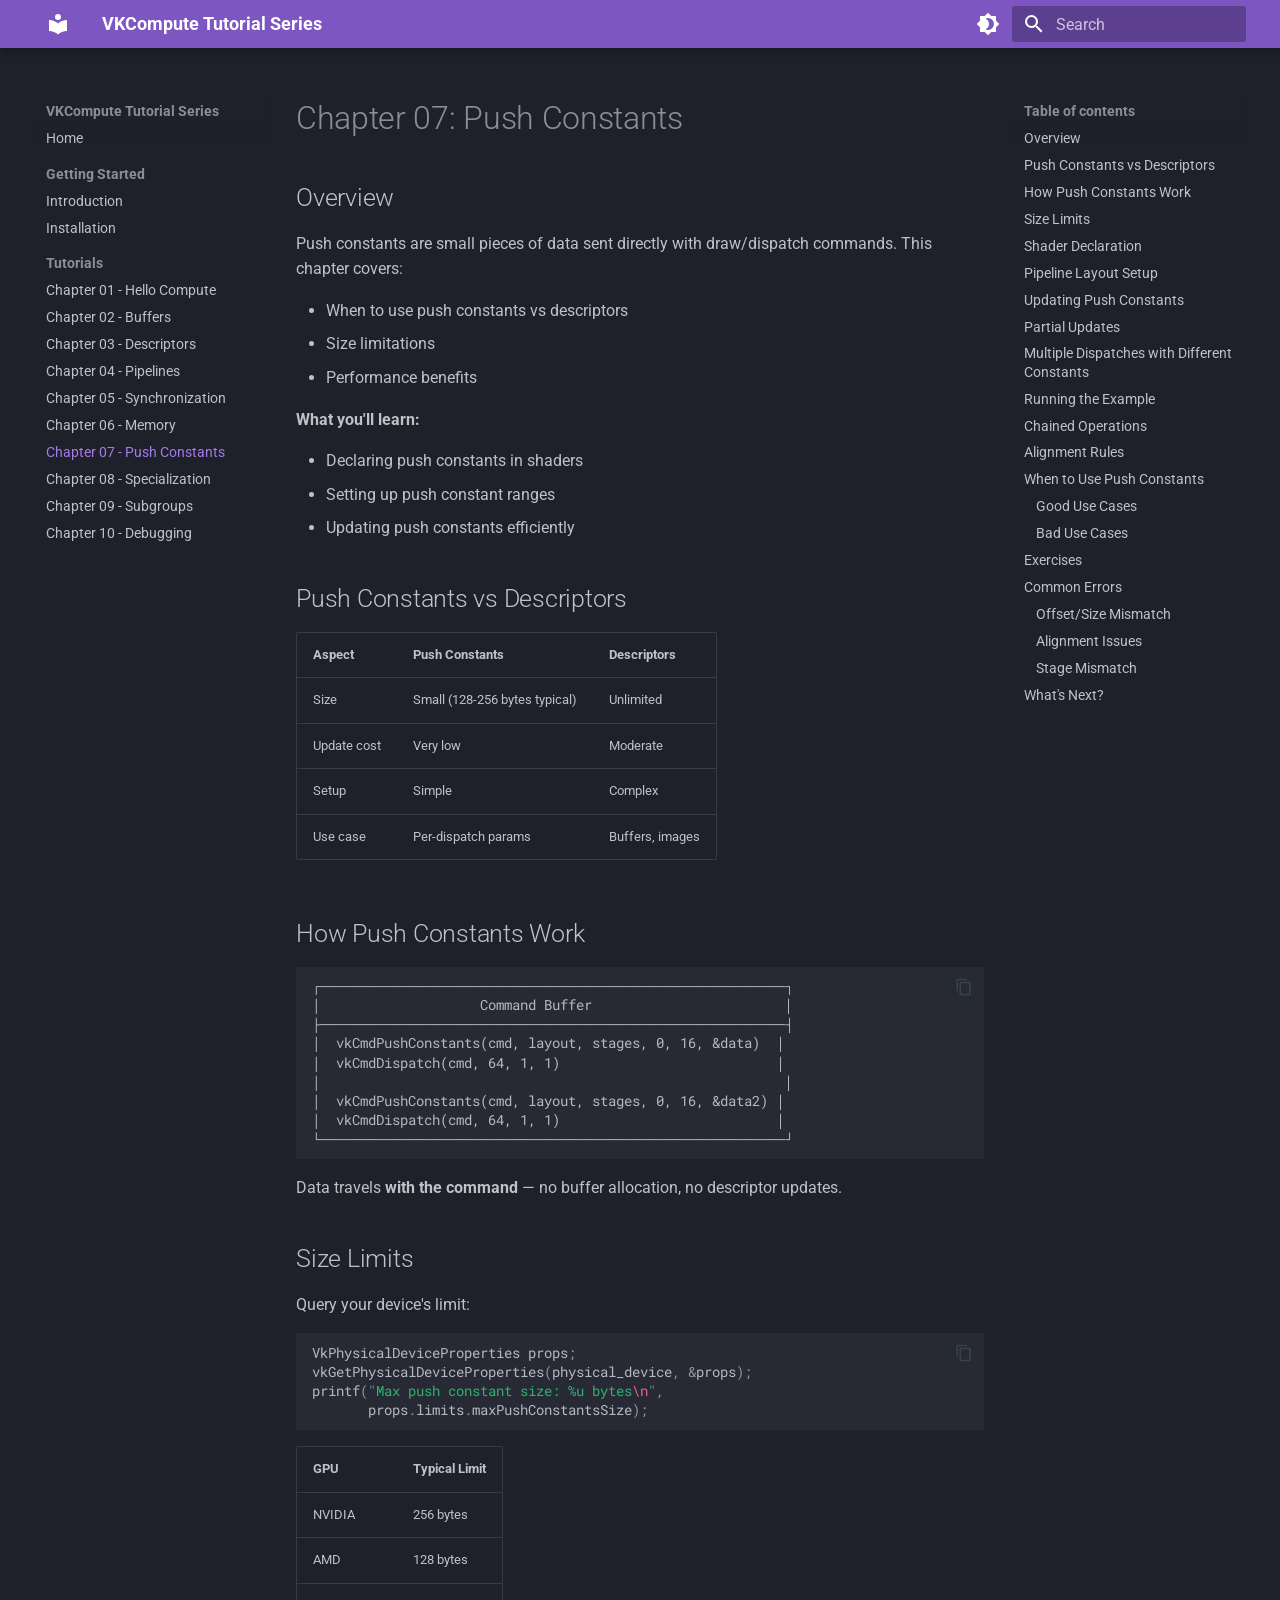
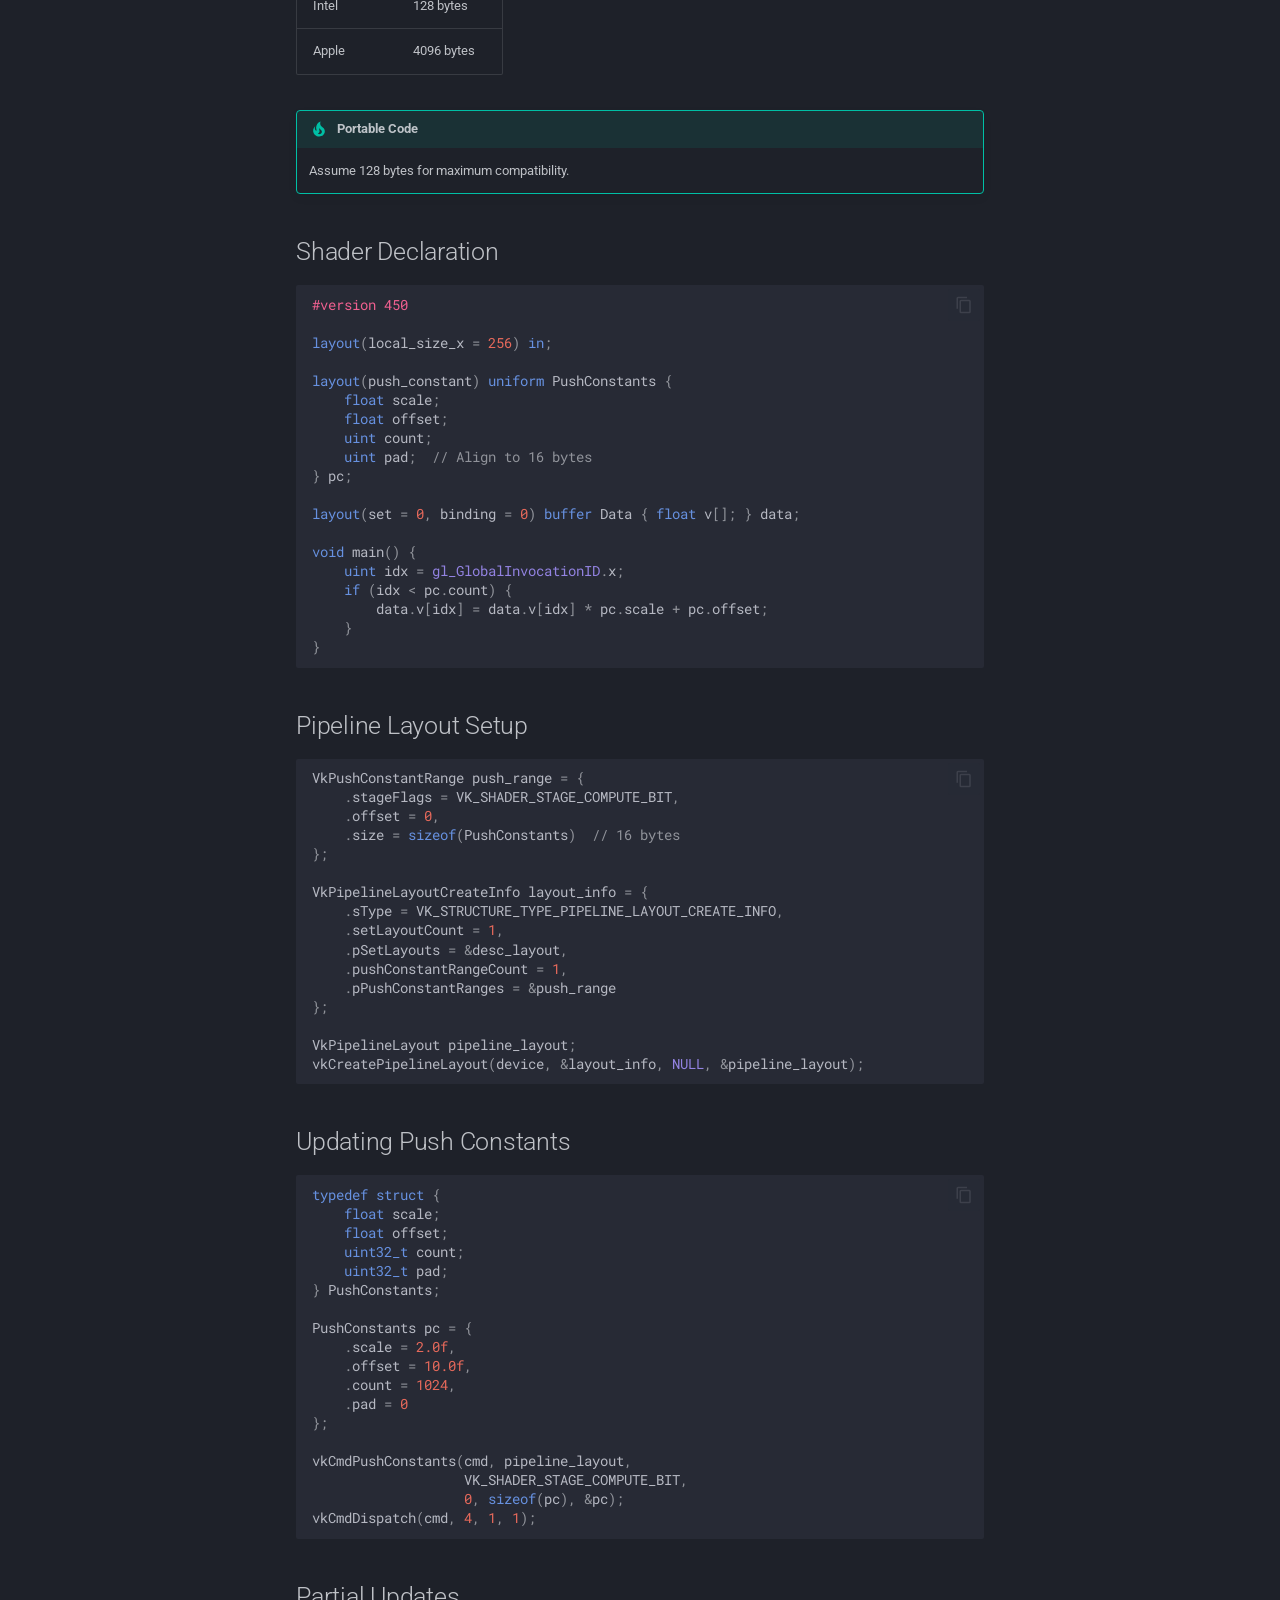
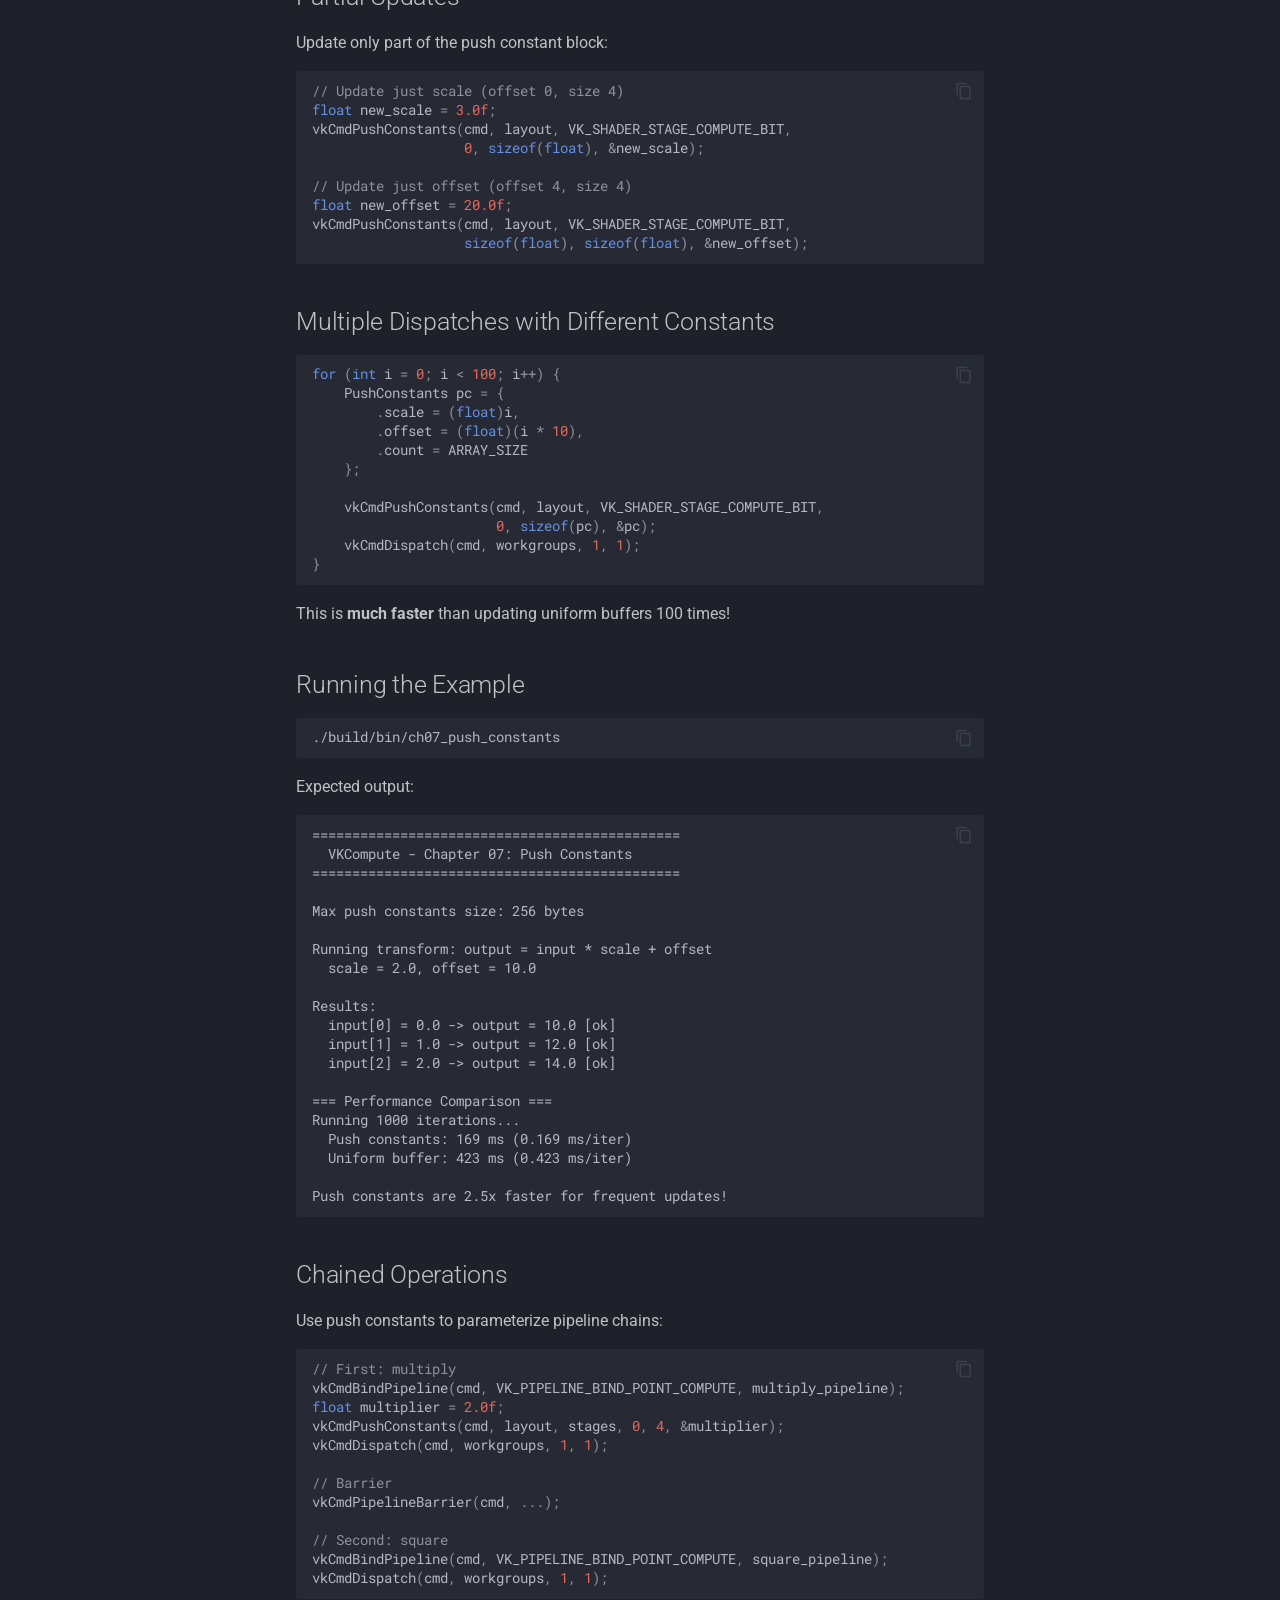
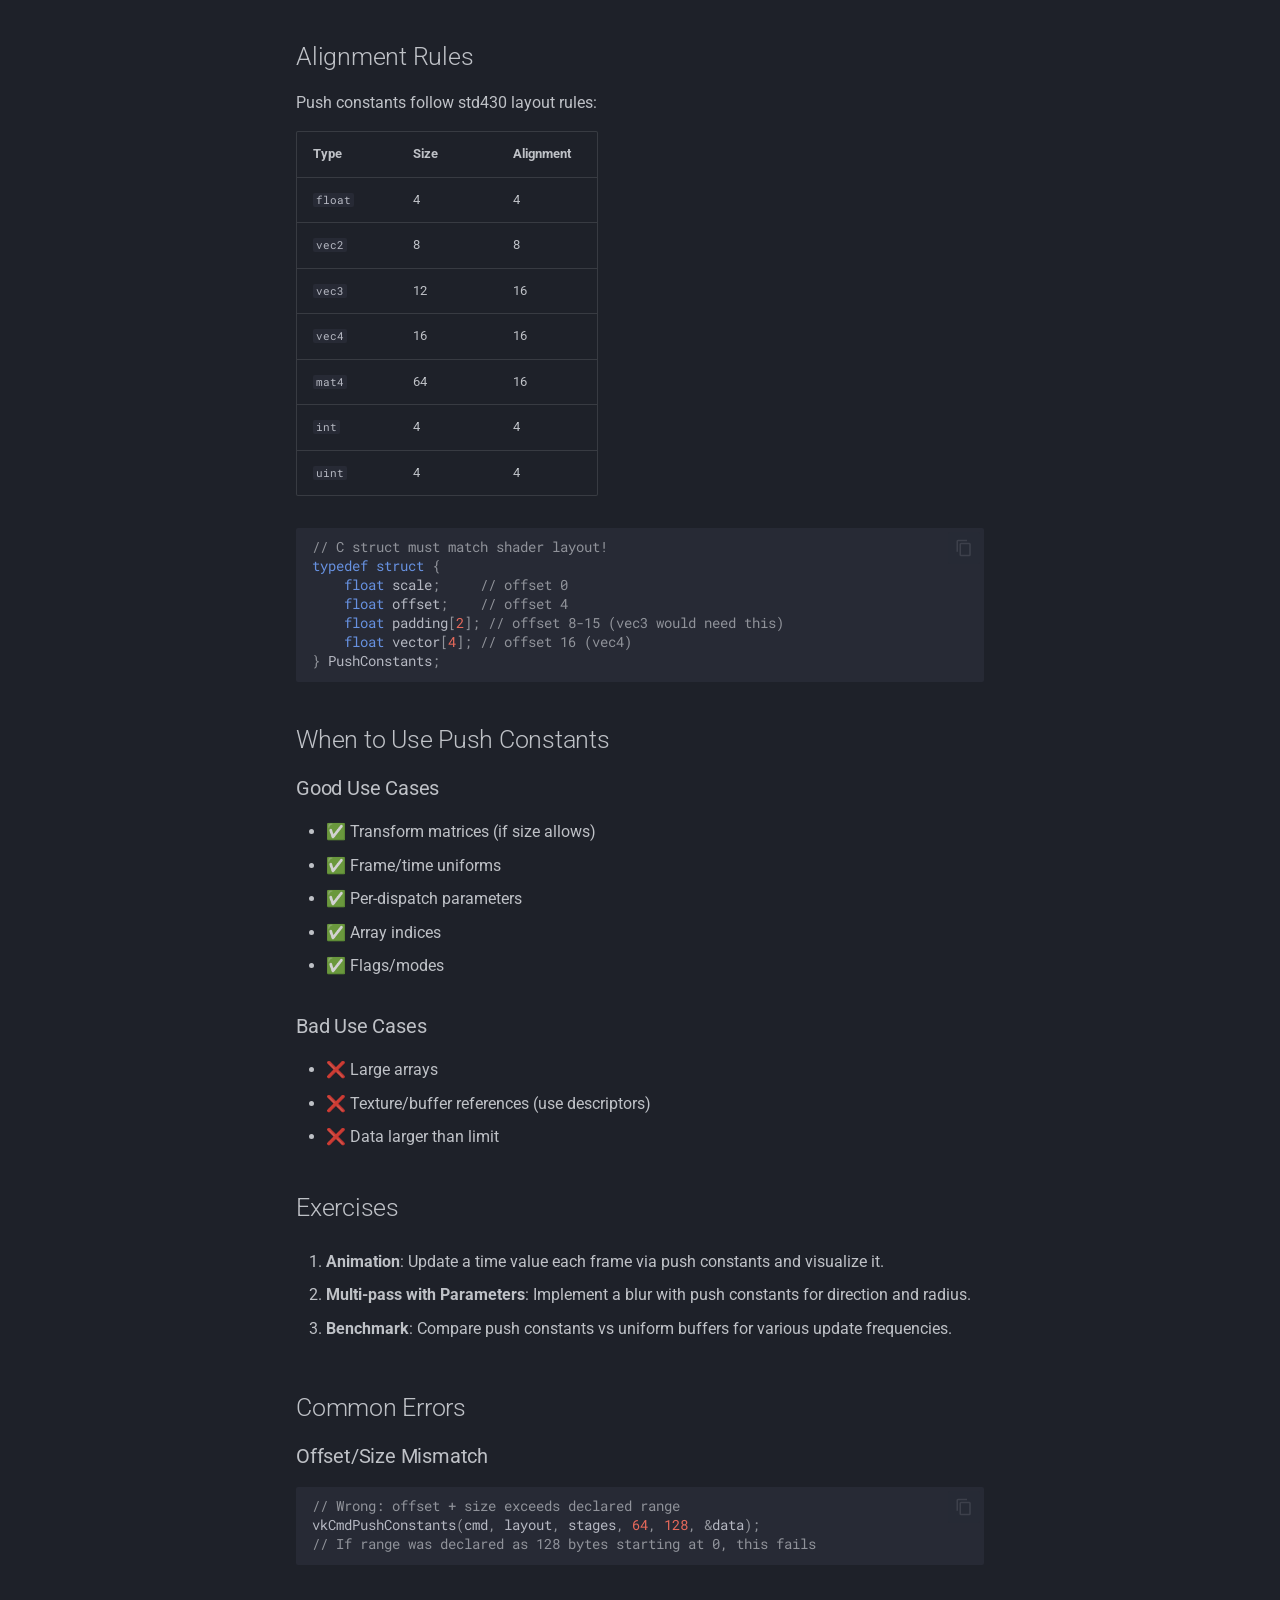
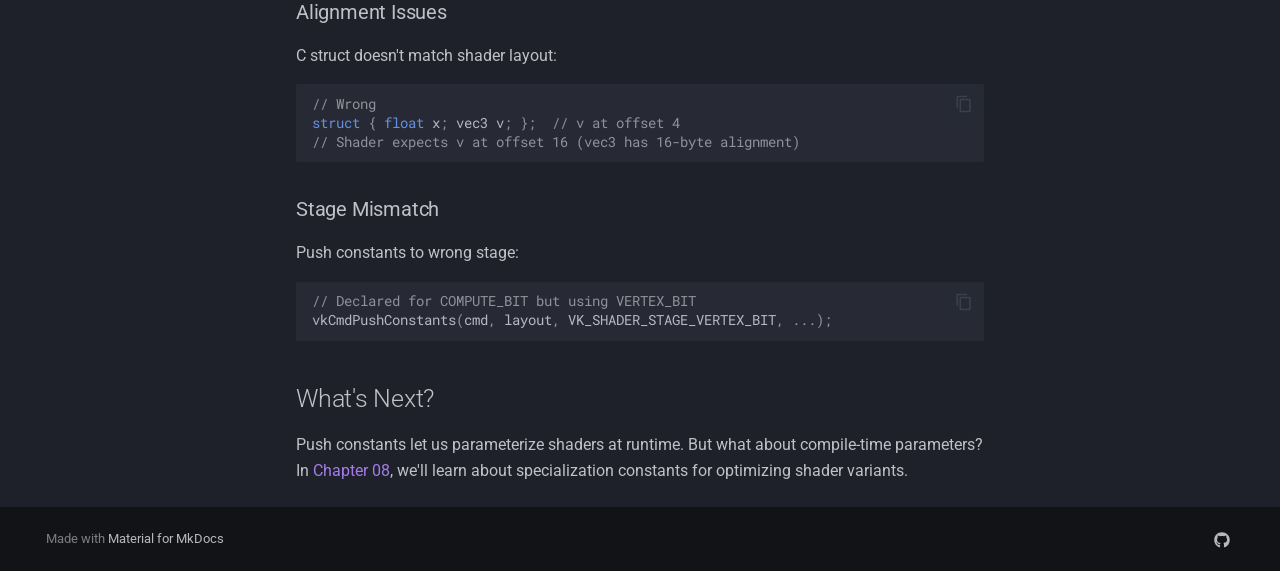
<file: docs/site/chapters/ch07_push_constants/index.html>
<!doctype html>
<html lang="en" class="no-js">
  <head>
    
      <meta charset="utf-8">
      <meta name="viewport" content="width=device-width,initial-scale=1">
      
        <meta name="description" content="Learn Vulkan Compute from scratch with practical examples">
      
      
        <meta name="author" content="VKCompute">
      
      
      
        <link rel="prev" href="../ch06_memory/">
      
      
        <link rel="next" href="../ch08_specialization/">
      
      
        
      
      
      <link rel="icon" href="../../assets/images/favicon.png">
      <meta name="generator" content="mkdocs-1.6.1, mkdocs-material-9.7.1">
    
    
      
        <title>Chapter 07 - Push Constants - VKCompute Tutorial Series</title>
      
    
    
      <link rel="stylesheet" href="../../assets/stylesheets/main.484c7ddc.min.css">
      
        
        <link rel="stylesheet" href="../../assets/stylesheets/palette.ab4e12ef.min.css">
      
      


    
    
      
    
    
      
        
        
        <link rel="preconnect" href="https://fonts.gstatic.com" crossorigin>
        <link rel="stylesheet" href="https://fonts.googleapis.com/css?family=Roboto:300,300i,400,400i,700,700i%7CRoboto+Mono:400,400i,700,700i&display=fallback">
        <style>:root{--md-text-font:"Roboto";--md-code-font:"Roboto Mono"}</style>
      
    
    
    <script>__md_scope=new URL("../..",location),__md_hash=e=>[...e].reduce(((e,_)=>(e<<5)-e+_.charCodeAt(0)),0),__md_get=(e,_=localStorage,t=__md_scope)=>JSON.parse(_.getItem(t.pathname+"."+e)),__md_set=(e,_,t=localStorage,a=__md_scope)=>{try{t.setItem(a.pathname+"."+e,JSON.stringify(_))}catch(e){}}</script>
    
      

    
    
  </head>
  
  
    
    
      
    
    
    
    
    <body dir="ltr" data-md-color-scheme="slate" data-md-color-primary="deep-purple" data-md-color-accent="amber">
  
    
    <input class="md-toggle" data-md-toggle="drawer" type="checkbox" id="__drawer" autocomplete="off">
    <input class="md-toggle" data-md-toggle="search" type="checkbox" id="__search" autocomplete="off">
    <label class="md-overlay" for="__drawer"></label>
    <div data-md-component="skip">
      
        
        <a href="#chapter-07-push-constants" class="md-skip">
          Skip to content
        </a>
      
    </div>
    <div data-md-component="announce">
      
    </div>
    
    
      

  

<header class="md-header md-header--shadow" data-md-component="header">
  <nav class="md-header__inner md-grid" aria-label="Header">
    <a href="../.." title="VKCompute Tutorial Series" class="md-header__button md-logo" aria-label="VKCompute Tutorial Series" data-md-component="logo">
      
  
  <svg xmlns="http://www.w3.org/2000/svg" viewBox="0 0 24 24"><path d="M12 8a3 3 0 0 0 3-3 3 3 0 0 0-3-3 3 3 0 0 0-3 3 3 3 0 0 0 3 3m0 3.54C9.64 9.35 6.5 8 3 8v11c3.5 0 6.64 1.35 9 3.54 2.36-2.19 5.5-3.54 9-3.54V8c-3.5 0-6.64 1.35-9 3.54"/></svg>

    </a>
    <label class="md-header__button md-icon" for="__drawer">
      
      <svg xmlns="http://www.w3.org/2000/svg" viewBox="0 0 24 24"><path d="M3 6h18v2H3zm0 5h18v2H3zm0 5h18v2H3z"/></svg>
    </label>
    <div class="md-header__title" data-md-component="header-title">
      <div class="md-header__ellipsis">
        <div class="md-header__topic">
          <span class="md-ellipsis">
            VKCompute Tutorial Series
          </span>
        </div>
        <div class="md-header__topic" data-md-component="header-topic">
          <span class="md-ellipsis">
            
              Chapter 07 - Push Constants
            
          </span>
        </div>
      </div>
    </div>
    
      
        <form class="md-header__option" data-md-component="palette">
  
    
    
    
    <input class="md-option" data-md-color-media="" data-md-color-scheme="slate" data-md-color-primary="deep-purple" data-md-color-accent="amber"  aria-label="Switch to light mode"  type="radio" name="__palette" id="__palette_0">
    
      <label class="md-header__button md-icon" title="Switch to light mode" for="__palette_1" hidden>
        <svg xmlns="http://www.w3.org/2000/svg" viewBox="0 0 24 24"><path d="M12 18c-.89 0-1.74-.2-2.5-.55C11.56 16.5 13 14.42 13 12s-1.44-4.5-3.5-5.45C10.26 6.2 11.11 6 12 6a6 6 0 0 1 6 6 6 6 0 0 1-6 6m8-9.31V4h-4.69L12 .69 8.69 4H4v4.69L.69 12 4 15.31V20h4.69L12 23.31 15.31 20H20v-4.69L23.31 12z"/></svg>
      </label>
    
  
    
    
    
    <input class="md-option" data-md-color-media="" data-md-color-scheme="default" data-md-color-primary="deep-purple" data-md-color-accent="amber"  aria-label="Switch to dark mode"  type="radio" name="__palette" id="__palette_1">
    
      <label class="md-header__button md-icon" title="Switch to dark mode" for="__palette_0" hidden>
        <svg xmlns="http://www.w3.org/2000/svg" viewBox="0 0 24 24"><path d="M12 8a4 4 0 0 0-4 4 4 4 0 0 0 4 4 4 4 0 0 0 4-4 4 4 0 0 0-4-4m0 10a6 6 0 0 1-6-6 6 6 0 0 1 6-6 6 6 0 0 1 6 6 6 6 0 0 1-6 6m8-9.31V4h-4.69L12 .69 8.69 4H4v4.69L.69 12 4 15.31V20h4.69L12 23.31 15.31 20H20v-4.69L23.31 12z"/></svg>
      </label>
    
  
</form>
      
    
    
      <script>var palette=__md_get("__palette");if(palette&&palette.color){if("(prefers-color-scheme)"===palette.color.media){var media=matchMedia("(prefers-color-scheme: light)"),input=document.querySelector(media.matches?"[data-md-color-media='(prefers-color-scheme: light)']":"[data-md-color-media='(prefers-color-scheme: dark)']");palette.color.media=input.getAttribute("data-md-color-media"),palette.color.scheme=input.getAttribute("data-md-color-scheme"),palette.color.primary=input.getAttribute("data-md-color-primary"),palette.color.accent=input.getAttribute("data-md-color-accent")}for(var[key,value]of Object.entries(palette.color))document.body.setAttribute("data-md-color-"+key,value)}</script>
    
    
    
      
      
        <label class="md-header__button md-icon" for="__search">
          
          <svg xmlns="http://www.w3.org/2000/svg" viewBox="0 0 24 24"><path d="M9.5 3A6.5 6.5 0 0 1 16 9.5c0 1.61-.59 3.09-1.56 4.23l.27.27h.79l5 5-1.5 1.5-5-5v-.79l-.27-.27A6.52 6.52 0 0 1 9.5 16 6.5 6.5 0 0 1 3 9.5 6.5 6.5 0 0 1 9.5 3m0 2C7 5 5 7 5 9.5S7 14 9.5 14 14 12 14 9.5 12 5 9.5 5"/></svg>
        </label>
        <div class="md-search" data-md-component="search" role="dialog">
  <label class="md-search__overlay" for="__search"></label>
  <div class="md-search__inner" role="search">
    <form class="md-search__form" name="search">
      <input type="text" class="md-search__input" name="query" aria-label="Search" placeholder="Search" autocapitalize="off" autocorrect="off" autocomplete="off" spellcheck="false" data-md-component="search-query" required>
      <label class="md-search__icon md-icon" for="__search">
        
        <svg xmlns="http://www.w3.org/2000/svg" viewBox="0 0 24 24"><path d="M9.5 3A6.5 6.5 0 0 1 16 9.5c0 1.61-.59 3.09-1.56 4.23l.27.27h.79l5 5-1.5 1.5-5-5v-.79l-.27-.27A6.52 6.52 0 0 1 9.5 16 6.5 6.5 0 0 1 3 9.5 6.5 6.5 0 0 1 9.5 3m0 2C7 5 5 7 5 9.5S7 14 9.5 14 14 12 14 9.5 12 5 9.5 5"/></svg>
        
        <svg xmlns="http://www.w3.org/2000/svg" viewBox="0 0 24 24"><path d="M20 11v2H8l5.5 5.5-1.42 1.42L4.16 12l7.92-7.92L13.5 5.5 8 11z"/></svg>
      </label>
      <nav class="md-search__options" aria-label="Search">
        
        <button type="reset" class="md-search__icon md-icon" title="Clear" aria-label="Clear" tabindex="-1">
          
          <svg xmlns="http://www.w3.org/2000/svg" viewBox="0 0 24 24"><path d="M19 6.41 17.59 5 12 10.59 6.41 5 5 6.41 10.59 12 5 17.59 6.41 19 12 13.41 17.59 19 19 17.59 13.41 12z"/></svg>
        </button>
      </nav>
      
    </form>
    <div class="md-search__output">
      <div class="md-search__scrollwrap" tabindex="0" data-md-scrollfix>
        <div class="md-search-result" data-md-component="search-result">
          <div class="md-search-result__meta">
            Initializing search
          </div>
          <ol class="md-search-result__list" role="presentation"></ol>
        </div>
      </div>
    </div>
  </div>
</div>
      
    
    
  </nav>
  
</header>
    
    <div class="md-container" data-md-component="container">
      
      
        
          
        
      
      <main class="md-main" data-md-component="main">
        <div class="md-main__inner md-grid">
          
            
              
              <div class="md-sidebar md-sidebar--primary" data-md-component="sidebar" data-md-type="navigation" >
                <div class="md-sidebar__scrollwrap">
                  <div class="md-sidebar__inner">
                    



<nav class="md-nav md-nav--primary" aria-label="Navigation" data-md-level="0">
  <label class="md-nav__title" for="__drawer">
    <a href="../.." title="VKCompute Tutorial Series" class="md-nav__button md-logo" aria-label="VKCompute Tutorial Series" data-md-component="logo">
      
  
  <svg xmlns="http://www.w3.org/2000/svg" viewBox="0 0 24 24"><path d="M12 8a3 3 0 0 0 3-3 3 3 0 0 0-3-3 3 3 0 0 0-3 3 3 3 0 0 0 3 3m0 3.54C9.64 9.35 6.5 8 3 8v11c3.5 0 6.64 1.35 9 3.54 2.36-2.19 5.5-3.54 9-3.54V8c-3.5 0-6.64 1.35-9 3.54"/></svg>

    </a>
    VKCompute Tutorial Series
  </label>
  
  <ul class="md-nav__list" data-md-scrollfix>
    
      
      
  
  
  
  
    <li class="md-nav__item">
      <a href="../.." class="md-nav__link">
        
  
  
  <span class="md-ellipsis">
    
  
    Home
  

    
  </span>
  
  

      </a>
    </li>
  

    
      
      
  
  
  
  
    
    
    
    
      
        
        
      
    
    
    <li class="md-nav__item md-nav__item--section md-nav__item--nested">
      
        
        
          
        
        <input class="md-nav__toggle md-toggle md-toggle--indeterminate" type="checkbox" id="__nav_2" >
        
          
          <label class="md-nav__link" for="__nav_2" id="__nav_2_label" tabindex="">
            
  
  
  <span class="md-ellipsis">
    
  
    Getting Started
  

    
  </span>
  
  

            <span class="md-nav__icon md-icon"></span>
          </label>
        
        <nav class="md-nav" data-md-level="1" aria-labelledby="__nav_2_label" aria-expanded="false">
          <label class="md-nav__title" for="__nav_2">
            <span class="md-nav__icon md-icon"></span>
            
  
    Getting Started
  

          </label>
          <ul class="md-nav__list" data-md-scrollfix>
            
              
                
  
  
  
  
    <li class="md-nav__item">
      <a href="../../introduction/" class="md-nav__link">
        
  
  
  <span class="md-ellipsis">
    
  
    Introduction
  

    
  </span>
  
  

      </a>
    </li>
  

              
            
              
                
  
  
  
  
    <li class="md-nav__item">
      <a href="../../installation/" class="md-nav__link">
        
  
  
  <span class="md-ellipsis">
    
  
    Installation
  

    
  </span>
  
  

      </a>
    </li>
  

              
            
          </ul>
        </nav>
      
    </li>
  

    
      
      
  
  
    
  
  
  
    
    
    
    
      
        
        
      
    
    
    <li class="md-nav__item md-nav__item--active md-nav__item--section md-nav__item--nested">
      
        
        
        <input class="md-nav__toggle md-toggle " type="checkbox" id="__nav_3" checked>
        
          
          <label class="md-nav__link" for="__nav_3" id="__nav_3_label" tabindex="">
            
  
  
  <span class="md-ellipsis">
    
  
    Tutorials
  

    
  </span>
  
  

            <span class="md-nav__icon md-icon"></span>
          </label>
        
        <nav class="md-nav" data-md-level="1" aria-labelledby="__nav_3_label" aria-expanded="true">
          <label class="md-nav__title" for="__nav_3">
            <span class="md-nav__icon md-icon"></span>
            
  
    Tutorials
  

          </label>
          <ul class="md-nav__list" data-md-scrollfix>
            
              
                
  
  
  
  
    <li class="md-nav__item">
      <a href="../ch01_hello_compute/" class="md-nav__link">
        
  
  
  <span class="md-ellipsis">
    
  
    Chapter 01 - Hello Compute
  

    
  </span>
  
  

      </a>
    </li>
  

              
            
              
                
  
  
  
  
    <li class="md-nav__item">
      <a href="../ch02_buffers/" class="md-nav__link">
        
  
  
  <span class="md-ellipsis">
    
  
    Chapter 02 - Buffers
  

    
  </span>
  
  

      </a>
    </li>
  

              
            
              
                
  
  
  
  
    <li class="md-nav__item">
      <a href="../ch03_descriptors/" class="md-nav__link">
        
  
  
  <span class="md-ellipsis">
    
  
    Chapter 03 - Descriptors
  

    
  </span>
  
  

      </a>
    </li>
  

              
            
              
                
  
  
  
  
    <li class="md-nav__item">
      <a href="../ch04_pipelines/" class="md-nav__link">
        
  
  
  <span class="md-ellipsis">
    
  
    Chapter 04 - Pipelines
  

    
  </span>
  
  

      </a>
    </li>
  

              
            
              
                
  
  
  
  
    <li class="md-nav__item">
      <a href="../ch05_synchronization/" class="md-nav__link">
        
  
  
  <span class="md-ellipsis">
    
  
    Chapter 05 - Synchronization
  

    
  </span>
  
  

      </a>
    </li>
  

              
            
              
                
  
  
  
  
    <li class="md-nav__item">
      <a href="../ch06_memory/" class="md-nav__link">
        
  
  
  <span class="md-ellipsis">
    
  
    Chapter 06 - Memory
  

    
  </span>
  
  

      </a>
    </li>
  

              
            
              
                
  
  
    
  
  
  
    <li class="md-nav__item md-nav__item--active">
      
      <input class="md-nav__toggle md-toggle" type="checkbox" id="__toc">
      
      
        
      
      
        <label class="md-nav__link md-nav__link--active" for="__toc">
          
  
  
  <span class="md-ellipsis">
    
  
    Chapter 07 - Push Constants
  

    
  </span>
  
  

          <span class="md-nav__icon md-icon"></span>
        </label>
      
      <a href="./" class="md-nav__link md-nav__link--active">
        
  
  
  <span class="md-ellipsis">
    
  
    Chapter 07 - Push Constants
  

    
  </span>
  
  

      </a>
      
        

<nav class="md-nav md-nav--secondary" aria-label="Table of contents">
  
  
  
    
  
  
    <label class="md-nav__title" for="__toc">
      <span class="md-nav__icon md-icon"></span>
      Table of contents
    </label>
    <ul class="md-nav__list" data-md-component="toc" data-md-scrollfix>
      
        <li class="md-nav__item">
  <a href="#overview" class="md-nav__link">
    <span class="md-ellipsis">
      
        Overview
      
    </span>
  </a>
  
</li>
      
        <li class="md-nav__item">
  <a href="#push-constants-vs-descriptors" class="md-nav__link">
    <span class="md-ellipsis">
      
        Push Constants vs Descriptors
      
    </span>
  </a>
  
</li>
      
        <li class="md-nav__item">
  <a href="#how-push-constants-work" class="md-nav__link">
    <span class="md-ellipsis">
      
        How Push Constants Work
      
    </span>
  </a>
  
</li>
      
        <li class="md-nav__item">
  <a href="#size-limits" class="md-nav__link">
    <span class="md-ellipsis">
      
        Size Limits
      
    </span>
  </a>
  
</li>
      
        <li class="md-nav__item">
  <a href="#shader-declaration" class="md-nav__link">
    <span class="md-ellipsis">
      
        Shader Declaration
      
    </span>
  </a>
  
</li>
      
        <li class="md-nav__item">
  <a href="#pipeline-layout-setup" class="md-nav__link">
    <span class="md-ellipsis">
      
        Pipeline Layout Setup
      
    </span>
  </a>
  
</li>
      
        <li class="md-nav__item">
  <a href="#updating-push-constants" class="md-nav__link">
    <span class="md-ellipsis">
      
        Updating Push Constants
      
    </span>
  </a>
  
</li>
      
        <li class="md-nav__item">
  <a href="#partial-updates" class="md-nav__link">
    <span class="md-ellipsis">
      
        Partial Updates
      
    </span>
  </a>
  
</li>
      
        <li class="md-nav__item">
  <a href="#multiple-dispatches-with-different-constants" class="md-nav__link">
    <span class="md-ellipsis">
      
        Multiple Dispatches with Different Constants
      
    </span>
  </a>
  
</li>
      
        <li class="md-nav__item">
  <a href="#running-the-example" class="md-nav__link">
    <span class="md-ellipsis">
      
        Running the Example
      
    </span>
  </a>
  
</li>
      
        <li class="md-nav__item">
  <a href="#chained-operations" class="md-nav__link">
    <span class="md-ellipsis">
      
        Chained Operations
      
    </span>
  </a>
  
</li>
      
        <li class="md-nav__item">
  <a href="#alignment-rules" class="md-nav__link">
    <span class="md-ellipsis">
      
        Alignment Rules
      
    </span>
  </a>
  
</li>
      
        <li class="md-nav__item">
  <a href="#when-to-use-push-constants" class="md-nav__link">
    <span class="md-ellipsis">
      
        When to Use Push Constants
      
    </span>
  </a>
  
    <nav class="md-nav" aria-label="When to Use Push Constants">
      <ul class="md-nav__list">
        
          <li class="md-nav__item">
  <a href="#good-use-cases" class="md-nav__link">
    <span class="md-ellipsis">
      
        Good Use Cases
      
    </span>
  </a>
  
</li>
        
          <li class="md-nav__item">
  <a href="#bad-use-cases" class="md-nav__link">
    <span class="md-ellipsis">
      
        Bad Use Cases
      
    </span>
  </a>
  
</li>
        
      </ul>
    </nav>
  
</li>
      
        <li class="md-nav__item">
  <a href="#exercises" class="md-nav__link">
    <span class="md-ellipsis">
      
        Exercises
      
    </span>
  </a>
  
</li>
      
        <li class="md-nav__item">
  <a href="#common-errors" class="md-nav__link">
    <span class="md-ellipsis">
      
        Common Errors
      
    </span>
  </a>
  
    <nav class="md-nav" aria-label="Common Errors">
      <ul class="md-nav__list">
        
          <li class="md-nav__item">
  <a href="#offsetsize-mismatch" class="md-nav__link">
    <span class="md-ellipsis">
      
        Offset/Size Mismatch
      
    </span>
  </a>
  
</li>
        
          <li class="md-nav__item">
  <a href="#alignment-issues" class="md-nav__link">
    <span class="md-ellipsis">
      
        Alignment Issues
      
    </span>
  </a>
  
</li>
        
          <li class="md-nav__item">
  <a href="#stage-mismatch" class="md-nav__link">
    <span class="md-ellipsis">
      
        Stage Mismatch
      
    </span>
  </a>
  
</li>
        
      </ul>
    </nav>
  
</li>
      
        <li class="md-nav__item">
  <a href="#whats-next" class="md-nav__link">
    <span class="md-ellipsis">
      
        What's Next?
      
    </span>
  </a>
  
</li>
      
    </ul>
  
</nav>
      
    </li>
  

              
            
              
                
  
  
  
  
    <li class="md-nav__item">
      <a href="../ch08_specialization/" class="md-nav__link">
        
  
  
  <span class="md-ellipsis">
    
  
    Chapter 08 - Specialization
  

    
  </span>
  
  

      </a>
    </li>
  

              
            
              
                
  
  
  
  
    <li class="md-nav__item">
      <a href="../ch09_subgroups/" class="md-nav__link">
        
  
  
  <span class="md-ellipsis">
    
  
    Chapter 09 - Subgroups
  

    
  </span>
  
  

      </a>
    </li>
  

              
            
              
                
  
  
  
  
    <li class="md-nav__item">
      <a href="../ch10_debugging/" class="md-nav__link">
        
  
  
  <span class="md-ellipsis">
    
  
    Chapter 10 - Debugging
  

    
  </span>
  
  

      </a>
    </li>
  

              
            
          </ul>
        </nav>
      
    </li>
  

    
  </ul>
</nav>
                  </div>
                </div>
              </div>
            
            
              
              <div class="md-sidebar md-sidebar--secondary" data-md-component="sidebar" data-md-type="toc" >
                <div class="md-sidebar__scrollwrap">
                  <div class="md-sidebar__inner">
                    

<nav class="md-nav md-nav--secondary" aria-label="Table of contents">
  
  
  
    
  
  
    <label class="md-nav__title" for="__toc">
      <span class="md-nav__icon md-icon"></span>
      Table of contents
    </label>
    <ul class="md-nav__list" data-md-component="toc" data-md-scrollfix>
      
        <li class="md-nav__item">
  <a href="#overview" class="md-nav__link">
    <span class="md-ellipsis">
      
        Overview
      
    </span>
  </a>
  
</li>
      
        <li class="md-nav__item">
  <a href="#push-constants-vs-descriptors" class="md-nav__link">
    <span class="md-ellipsis">
      
        Push Constants vs Descriptors
      
    </span>
  </a>
  
</li>
      
        <li class="md-nav__item">
  <a href="#how-push-constants-work" class="md-nav__link">
    <span class="md-ellipsis">
      
        How Push Constants Work
      
    </span>
  </a>
  
</li>
      
        <li class="md-nav__item">
  <a href="#size-limits" class="md-nav__link">
    <span class="md-ellipsis">
      
        Size Limits
      
    </span>
  </a>
  
</li>
      
        <li class="md-nav__item">
  <a href="#shader-declaration" class="md-nav__link">
    <span class="md-ellipsis">
      
        Shader Declaration
      
    </span>
  </a>
  
</li>
      
        <li class="md-nav__item">
  <a href="#pipeline-layout-setup" class="md-nav__link">
    <span class="md-ellipsis">
      
        Pipeline Layout Setup
      
    </span>
  </a>
  
</li>
      
        <li class="md-nav__item">
  <a href="#updating-push-constants" class="md-nav__link">
    <span class="md-ellipsis">
      
        Updating Push Constants
      
    </span>
  </a>
  
</li>
      
        <li class="md-nav__item">
  <a href="#partial-updates" class="md-nav__link">
    <span class="md-ellipsis">
      
        Partial Updates
      
    </span>
  </a>
  
</li>
      
        <li class="md-nav__item">
  <a href="#multiple-dispatches-with-different-constants" class="md-nav__link">
    <span class="md-ellipsis">
      
        Multiple Dispatches with Different Constants
      
    </span>
  </a>
  
</li>
      
        <li class="md-nav__item">
  <a href="#running-the-example" class="md-nav__link">
    <span class="md-ellipsis">
      
        Running the Example
      
    </span>
  </a>
  
</li>
      
        <li class="md-nav__item">
  <a href="#chained-operations" class="md-nav__link">
    <span class="md-ellipsis">
      
        Chained Operations
      
    </span>
  </a>
  
</li>
      
        <li class="md-nav__item">
  <a href="#alignment-rules" class="md-nav__link">
    <span class="md-ellipsis">
      
        Alignment Rules
      
    </span>
  </a>
  
</li>
      
        <li class="md-nav__item">
  <a href="#when-to-use-push-constants" class="md-nav__link">
    <span class="md-ellipsis">
      
        When to Use Push Constants
      
    </span>
  </a>
  
    <nav class="md-nav" aria-label="When to Use Push Constants">
      <ul class="md-nav__list">
        
          <li class="md-nav__item">
  <a href="#good-use-cases" class="md-nav__link">
    <span class="md-ellipsis">
      
        Good Use Cases
      
    </span>
  </a>
  
</li>
        
          <li class="md-nav__item">
  <a href="#bad-use-cases" class="md-nav__link">
    <span class="md-ellipsis">
      
        Bad Use Cases
      
    </span>
  </a>
  
</li>
        
      </ul>
    </nav>
  
</li>
      
        <li class="md-nav__item">
  <a href="#exercises" class="md-nav__link">
    <span class="md-ellipsis">
      
        Exercises
      
    </span>
  </a>
  
</li>
      
        <li class="md-nav__item">
  <a href="#common-errors" class="md-nav__link">
    <span class="md-ellipsis">
      
        Common Errors
      
    </span>
  </a>
  
    <nav class="md-nav" aria-label="Common Errors">
      <ul class="md-nav__list">
        
          <li class="md-nav__item">
  <a href="#offsetsize-mismatch" class="md-nav__link">
    <span class="md-ellipsis">
      
        Offset/Size Mismatch
      
    </span>
  </a>
  
</li>
        
          <li class="md-nav__item">
  <a href="#alignment-issues" class="md-nav__link">
    <span class="md-ellipsis">
      
        Alignment Issues
      
    </span>
  </a>
  
</li>
        
          <li class="md-nav__item">
  <a href="#stage-mismatch" class="md-nav__link">
    <span class="md-ellipsis">
      
        Stage Mismatch
      
    </span>
  </a>
  
</li>
        
      </ul>
    </nav>
  
</li>
      
        <li class="md-nav__item">
  <a href="#whats-next" class="md-nav__link">
    <span class="md-ellipsis">
      
        What's Next?
      
    </span>
  </a>
  
</li>
      
    </ul>
  
</nav>
                  </div>
                </div>
              </div>
            
          
          
            <div class="md-content" data-md-component="content">
              
              <article class="md-content__inner md-typeset">
                
                  



<h1 id="chapter-07-push-constants">Chapter 07: Push Constants<a class="headerlink" href="#chapter-07-push-constants" title="Permanent link">&para;</a></h1>
<h2 id="overview">Overview<a class="headerlink" href="#overview" title="Permanent link">&para;</a></h2>
<p>Push constants are small pieces of data sent directly with draw/dispatch commands. This chapter covers:</p>
<ul>
<li>When to use push constants vs descriptors</li>
<li>Size limitations</li>
<li>Performance benefits</li>
</ul>
<p><strong>What you'll learn:</strong></p>
<ul>
<li>Declaring push constants in shaders</li>
<li>Setting up push constant ranges</li>
<li>Updating push constants efficiently</li>
</ul>
<h2 id="push-constants-vs-descriptors">Push Constants vs Descriptors<a class="headerlink" href="#push-constants-vs-descriptors" title="Permanent link">&para;</a></h2>
<table>
<thead>
<tr>
<th>Aspect</th>
<th>Push Constants</th>
<th>Descriptors</th>
</tr>
</thead>
<tbody>
<tr>
<td>Size</td>
<td>Small (128-256 bytes typical)</td>
<td>Unlimited</td>
</tr>
<tr>
<td>Update cost</td>
<td>Very low</td>
<td>Moderate</td>
</tr>
<tr>
<td>Setup</td>
<td>Simple</td>
<td>Complex</td>
</tr>
<tr>
<td>Use case</td>
<td>Per-dispatch params</td>
<td>Buffers, images</td>
</tr>
</tbody>
</table>
<h2 id="how-push-constants-work">How Push Constants Work<a class="headerlink" href="#how-push-constants-work" title="Permanent link">&para;</a></h2>
<div class="highlight"><pre><span></span><code><a id="__codelineno-0-1" name="__codelineno-0-1" href="#__codelineno-0-1"></a>┌─────────────────────────────────────────────────────────┐
<a id="__codelineno-0-2" name="__codelineno-0-2" href="#__codelineno-0-2"></a>│                    Command Buffer                        │
<a id="__codelineno-0-3" name="__codelineno-0-3" href="#__codelineno-0-3"></a>├─────────────────────────────────────────────────────────┤
<a id="__codelineno-0-4" name="__codelineno-0-4" href="#__codelineno-0-4"></a>│  vkCmdPushConstants(cmd, layout, stages, 0, 16, &amp;data)  │
<a id="__codelineno-0-5" name="__codelineno-0-5" href="#__codelineno-0-5"></a>│  vkCmdDispatch(cmd, 64, 1, 1)                           │
<a id="__codelineno-0-6" name="__codelineno-0-6" href="#__codelineno-0-6"></a>│                                                          │
<a id="__codelineno-0-7" name="__codelineno-0-7" href="#__codelineno-0-7"></a>│  vkCmdPushConstants(cmd, layout, stages, 0, 16, &amp;data2) │
<a id="__codelineno-0-8" name="__codelineno-0-8" href="#__codelineno-0-8"></a>│  vkCmdDispatch(cmd, 64, 1, 1)                           │
<a id="__codelineno-0-9" name="__codelineno-0-9" href="#__codelineno-0-9"></a>└─────────────────────────────────────────────────────────┘
</code></pre></div>
<p>Data travels <strong>with the command</strong> — no buffer allocation, no descriptor updates.</p>
<h2 id="size-limits">Size Limits<a class="headerlink" href="#size-limits" title="Permanent link">&para;</a></h2>
<p>Query your device's limit:</p>
<div class="highlight"><pre><span></span><code><a id="__codelineno-1-1" name="__codelineno-1-1" href="#__codelineno-1-1"></a><span class="n">VkPhysicalDeviceProperties</span><span class="w"> </span><span class="n">props</span><span class="p">;</span>
<a id="__codelineno-1-2" name="__codelineno-1-2" href="#__codelineno-1-2"></a><span class="n">vkGetPhysicalDeviceProperties</span><span class="p">(</span><span class="n">physical_device</span><span class="p">,</span><span class="w"> </span><span class="o">&amp;</span><span class="n">props</span><span class="p">);</span>
<a id="__codelineno-1-3" name="__codelineno-1-3" href="#__codelineno-1-3"></a><span class="n">printf</span><span class="p">(</span><span class="s">&quot;Max push constant size: %u bytes</span><span class="se">\n</span><span class="s">&quot;</span><span class="p">,</span><span class="w"> </span>
<a id="__codelineno-1-4" name="__codelineno-1-4" href="#__codelineno-1-4"></a><span class="w">       </span><span class="n">props</span><span class="p">.</span><span class="n">limits</span><span class="p">.</span><span class="n">maxPushConstantsSize</span><span class="p">);</span>
</code></pre></div>
<table>
<thead>
<tr>
<th>GPU</th>
<th>Typical Limit</th>
</tr>
</thead>
<tbody>
<tr>
<td>NVIDIA</td>
<td>256 bytes</td>
</tr>
<tr>
<td>AMD</td>
<td>128 bytes</td>
</tr>
<tr>
<td>Intel</td>
<td>128 bytes</td>
</tr>
<tr>
<td>Apple</td>
<td>4096 bytes</td>
</tr>
</tbody>
</table>
<div class="admonition tip">
<p class="admonition-title">Portable Code</p>
<p>Assume 128 bytes for maximum compatibility.</p>
</div>
<h2 id="shader-declaration">Shader Declaration<a class="headerlink" href="#shader-declaration" title="Permanent link">&para;</a></h2>
<div class="highlight"><pre><span></span><code><a id="__codelineno-2-1" name="__codelineno-2-1" href="#__codelineno-2-1"></a><span class="cp">#version 450</span>
<a id="__codelineno-2-2" name="__codelineno-2-2" href="#__codelineno-2-2"></a>
<a id="__codelineno-2-3" name="__codelineno-2-3" href="#__codelineno-2-3"></a><span class="k">layout</span><span class="p">(</span><span class="n">local_size_x</span><span class="w"> </span><span class="o">=</span><span class="w"> </span><span class="mi">256</span><span class="p">)</span><span class="w"> </span><span class="k">in</span><span class="p">;</span>
<a id="__codelineno-2-4" name="__codelineno-2-4" href="#__codelineno-2-4"></a>
<a id="__codelineno-2-5" name="__codelineno-2-5" href="#__codelineno-2-5"></a><span class="k">layout</span><span class="p">(</span><span class="n">push_constant</span><span class="p">)</span><span class="w"> </span><span class="k">uniform</span><span class="w"> </span><span class="n">PushConstants</span><span class="w"> </span><span class="p">{</span>
<a id="__codelineno-2-6" name="__codelineno-2-6" href="#__codelineno-2-6"></a><span class="w">    </span><span class="kt">float</span><span class="w"> </span><span class="n">scale</span><span class="p">;</span>
<a id="__codelineno-2-7" name="__codelineno-2-7" href="#__codelineno-2-7"></a><span class="w">    </span><span class="kt">float</span><span class="w"> </span><span class="n">offset</span><span class="p">;</span>
<a id="__codelineno-2-8" name="__codelineno-2-8" href="#__codelineno-2-8"></a><span class="w">    </span><span class="kt">uint</span><span class="w"> </span><span class="n">count</span><span class="p">;</span>
<a id="__codelineno-2-9" name="__codelineno-2-9" href="#__codelineno-2-9"></a><span class="w">    </span><span class="kt">uint</span><span class="w"> </span><span class="n">pad</span><span class="p">;</span><span class="w">  </span><span class="c1">// Align to 16 bytes</span>
<a id="__codelineno-2-10" name="__codelineno-2-10" href="#__codelineno-2-10"></a><span class="p">}</span><span class="w"> </span><span class="n">pc</span><span class="p">;</span>
<a id="__codelineno-2-11" name="__codelineno-2-11" href="#__codelineno-2-11"></a>
<a id="__codelineno-2-12" name="__codelineno-2-12" href="#__codelineno-2-12"></a><span class="k">layout</span><span class="p">(</span><span class="n">set</span><span class="w"> </span><span class="o">=</span><span class="w"> </span><span class="mo">0</span><span class="p">,</span><span class="w"> </span><span class="n">binding</span><span class="w"> </span><span class="o">=</span><span class="w"> </span><span class="mo">0</span><span class="p">)</span><span class="w"> </span><span class="k">buffer</span><span class="w"> </span><span class="n">Data</span><span class="w"> </span><span class="p">{</span><span class="w"> </span><span class="kt">float</span><span class="w"> </span><span class="n">v</span><span class="p">[];</span><span class="w"> </span><span class="p">}</span><span class="w"> </span><span class="n">data</span><span class="p">;</span>
<a id="__codelineno-2-13" name="__codelineno-2-13" href="#__codelineno-2-13"></a>
<a id="__codelineno-2-14" name="__codelineno-2-14" href="#__codelineno-2-14"></a><span class="kt">void</span><span class="w"> </span><span class="n">main</span><span class="p">()</span><span class="w"> </span><span class="p">{</span>
<a id="__codelineno-2-15" name="__codelineno-2-15" href="#__codelineno-2-15"></a><span class="w">    </span><span class="kt">uint</span><span class="w"> </span><span class="n">idx</span><span class="w"> </span><span class="o">=</span><span class="w"> </span><span class="nb">gl_GlobalInvocationID</span><span class="p">.</span><span class="n">x</span><span class="p">;</span>
<a id="__codelineno-2-16" name="__codelineno-2-16" href="#__codelineno-2-16"></a><span class="w">    </span><span class="k">if</span><span class="w"> </span><span class="p">(</span><span class="n">idx</span><span class="w"> </span><span class="o">&lt;</span><span class="w"> </span><span class="n">pc</span><span class="p">.</span><span class="n">count</span><span class="p">)</span><span class="w"> </span><span class="p">{</span>
<a id="__codelineno-2-17" name="__codelineno-2-17" href="#__codelineno-2-17"></a><span class="w">        </span><span class="n">data</span><span class="p">.</span><span class="n">v</span><span class="p">[</span><span class="n">idx</span><span class="p">]</span><span class="w"> </span><span class="o">=</span><span class="w"> </span><span class="n">data</span><span class="p">.</span><span class="n">v</span><span class="p">[</span><span class="n">idx</span><span class="p">]</span><span class="w"> </span><span class="o">*</span><span class="w"> </span><span class="n">pc</span><span class="p">.</span><span class="n">scale</span><span class="w"> </span><span class="o">+</span><span class="w"> </span><span class="n">pc</span><span class="p">.</span><span class="n">offset</span><span class="p">;</span>
<a id="__codelineno-2-18" name="__codelineno-2-18" href="#__codelineno-2-18"></a><span class="w">    </span><span class="p">}</span>
<a id="__codelineno-2-19" name="__codelineno-2-19" href="#__codelineno-2-19"></a><span class="p">}</span>
</code></pre></div>
<h2 id="pipeline-layout-setup">Pipeline Layout Setup<a class="headerlink" href="#pipeline-layout-setup" title="Permanent link">&para;</a></h2>
<div class="highlight"><pre><span></span><code><a id="__codelineno-3-1" name="__codelineno-3-1" href="#__codelineno-3-1"></a><span class="n">VkPushConstantRange</span><span class="w"> </span><span class="n">push_range</span><span class="w"> </span><span class="o">=</span><span class="w"> </span><span class="p">{</span>
<a id="__codelineno-3-2" name="__codelineno-3-2" href="#__codelineno-3-2"></a><span class="w">    </span><span class="p">.</span><span class="n">stageFlags</span><span class="w"> </span><span class="o">=</span><span class="w"> </span><span class="n">VK_SHADER_STAGE_COMPUTE_BIT</span><span class="p">,</span>
<a id="__codelineno-3-3" name="__codelineno-3-3" href="#__codelineno-3-3"></a><span class="w">    </span><span class="p">.</span><span class="n">offset</span><span class="w"> </span><span class="o">=</span><span class="w"> </span><span class="mi">0</span><span class="p">,</span>
<a id="__codelineno-3-4" name="__codelineno-3-4" href="#__codelineno-3-4"></a><span class="w">    </span><span class="p">.</span><span class="n">size</span><span class="w"> </span><span class="o">=</span><span class="w"> </span><span class="k">sizeof</span><span class="p">(</span><span class="n">PushConstants</span><span class="p">)</span><span class="w">  </span><span class="c1">// 16 bytes</span>
<a id="__codelineno-3-5" name="__codelineno-3-5" href="#__codelineno-3-5"></a><span class="p">};</span>
<a id="__codelineno-3-6" name="__codelineno-3-6" href="#__codelineno-3-6"></a>
<a id="__codelineno-3-7" name="__codelineno-3-7" href="#__codelineno-3-7"></a><span class="n">VkPipelineLayoutCreateInfo</span><span class="w"> </span><span class="n">layout_info</span><span class="w"> </span><span class="o">=</span><span class="w"> </span><span class="p">{</span>
<a id="__codelineno-3-8" name="__codelineno-3-8" href="#__codelineno-3-8"></a><span class="w">    </span><span class="p">.</span><span class="n">sType</span><span class="w"> </span><span class="o">=</span><span class="w"> </span><span class="n">VK_STRUCTURE_TYPE_PIPELINE_LAYOUT_CREATE_INFO</span><span class="p">,</span>
<a id="__codelineno-3-9" name="__codelineno-3-9" href="#__codelineno-3-9"></a><span class="w">    </span><span class="p">.</span><span class="n">setLayoutCount</span><span class="w"> </span><span class="o">=</span><span class="w"> </span><span class="mi">1</span><span class="p">,</span>
<a id="__codelineno-3-10" name="__codelineno-3-10" href="#__codelineno-3-10"></a><span class="w">    </span><span class="p">.</span><span class="n">pSetLayouts</span><span class="w"> </span><span class="o">=</span><span class="w"> </span><span class="o">&amp;</span><span class="n">desc_layout</span><span class="p">,</span>
<a id="__codelineno-3-11" name="__codelineno-3-11" href="#__codelineno-3-11"></a><span class="w">    </span><span class="p">.</span><span class="n">pushConstantRangeCount</span><span class="w"> </span><span class="o">=</span><span class="w"> </span><span class="mi">1</span><span class="p">,</span>
<a id="__codelineno-3-12" name="__codelineno-3-12" href="#__codelineno-3-12"></a><span class="w">    </span><span class="p">.</span><span class="n">pPushConstantRanges</span><span class="w"> </span><span class="o">=</span><span class="w"> </span><span class="o">&amp;</span><span class="n">push_range</span>
<a id="__codelineno-3-13" name="__codelineno-3-13" href="#__codelineno-3-13"></a><span class="p">};</span>
<a id="__codelineno-3-14" name="__codelineno-3-14" href="#__codelineno-3-14"></a>
<a id="__codelineno-3-15" name="__codelineno-3-15" href="#__codelineno-3-15"></a><span class="n">VkPipelineLayout</span><span class="w"> </span><span class="n">pipeline_layout</span><span class="p">;</span>
<a id="__codelineno-3-16" name="__codelineno-3-16" href="#__codelineno-3-16"></a><span class="n">vkCreatePipelineLayout</span><span class="p">(</span><span class="n">device</span><span class="p">,</span><span class="w"> </span><span class="o">&amp;</span><span class="n">layout_info</span><span class="p">,</span><span class="w"> </span><span class="nb">NULL</span><span class="p">,</span><span class="w"> </span><span class="o">&amp;</span><span class="n">pipeline_layout</span><span class="p">);</span>
</code></pre></div>
<h2 id="updating-push-constants">Updating Push Constants<a class="headerlink" href="#updating-push-constants" title="Permanent link">&para;</a></h2>
<div class="highlight"><pre><span></span><code><a id="__codelineno-4-1" name="__codelineno-4-1" href="#__codelineno-4-1"></a><span class="k">typedef</span><span class="w"> </span><span class="k">struct</span><span class="w"> </span><span class="p">{</span>
<a id="__codelineno-4-2" name="__codelineno-4-2" href="#__codelineno-4-2"></a><span class="w">    </span><span class="kt">float</span><span class="w"> </span><span class="n">scale</span><span class="p">;</span>
<a id="__codelineno-4-3" name="__codelineno-4-3" href="#__codelineno-4-3"></a><span class="w">    </span><span class="kt">float</span><span class="w"> </span><span class="n">offset</span><span class="p">;</span>
<a id="__codelineno-4-4" name="__codelineno-4-4" href="#__codelineno-4-4"></a><span class="w">    </span><span class="kt">uint32_t</span><span class="w"> </span><span class="n">count</span><span class="p">;</span>
<a id="__codelineno-4-5" name="__codelineno-4-5" href="#__codelineno-4-5"></a><span class="w">    </span><span class="kt">uint32_t</span><span class="w"> </span><span class="n">pad</span><span class="p">;</span>
<a id="__codelineno-4-6" name="__codelineno-4-6" href="#__codelineno-4-6"></a><span class="p">}</span><span class="w"> </span><span class="n">PushConstants</span><span class="p">;</span>
<a id="__codelineno-4-7" name="__codelineno-4-7" href="#__codelineno-4-7"></a>
<a id="__codelineno-4-8" name="__codelineno-4-8" href="#__codelineno-4-8"></a><span class="n">PushConstants</span><span class="w"> </span><span class="n">pc</span><span class="w"> </span><span class="o">=</span><span class="w"> </span><span class="p">{</span>
<a id="__codelineno-4-9" name="__codelineno-4-9" href="#__codelineno-4-9"></a><span class="w">    </span><span class="p">.</span><span class="n">scale</span><span class="w"> </span><span class="o">=</span><span class="w"> </span><span class="mf">2.0f</span><span class="p">,</span>
<a id="__codelineno-4-10" name="__codelineno-4-10" href="#__codelineno-4-10"></a><span class="w">    </span><span class="p">.</span><span class="n">offset</span><span class="w"> </span><span class="o">=</span><span class="w"> </span><span class="mf">10.0f</span><span class="p">,</span>
<a id="__codelineno-4-11" name="__codelineno-4-11" href="#__codelineno-4-11"></a><span class="w">    </span><span class="p">.</span><span class="n">count</span><span class="w"> </span><span class="o">=</span><span class="w"> </span><span class="mi">1024</span><span class="p">,</span>
<a id="__codelineno-4-12" name="__codelineno-4-12" href="#__codelineno-4-12"></a><span class="w">    </span><span class="p">.</span><span class="n">pad</span><span class="w"> </span><span class="o">=</span><span class="w"> </span><span class="mi">0</span>
<a id="__codelineno-4-13" name="__codelineno-4-13" href="#__codelineno-4-13"></a><span class="p">};</span>
<a id="__codelineno-4-14" name="__codelineno-4-14" href="#__codelineno-4-14"></a>
<a id="__codelineno-4-15" name="__codelineno-4-15" href="#__codelineno-4-15"></a><span class="n">vkCmdPushConstants</span><span class="p">(</span><span class="n">cmd</span><span class="p">,</span><span class="w"> </span><span class="n">pipeline_layout</span><span class="p">,</span><span class="w"> </span>
<a id="__codelineno-4-16" name="__codelineno-4-16" href="#__codelineno-4-16"></a><span class="w">                   </span><span class="n">VK_SHADER_STAGE_COMPUTE_BIT</span><span class="p">,</span>
<a id="__codelineno-4-17" name="__codelineno-4-17" href="#__codelineno-4-17"></a><span class="w">                   </span><span class="mi">0</span><span class="p">,</span><span class="w"> </span><span class="k">sizeof</span><span class="p">(</span><span class="n">pc</span><span class="p">),</span><span class="w"> </span><span class="o">&amp;</span><span class="n">pc</span><span class="p">);</span>
<a id="__codelineno-4-18" name="__codelineno-4-18" href="#__codelineno-4-18"></a><span class="n">vkCmdDispatch</span><span class="p">(</span><span class="n">cmd</span><span class="p">,</span><span class="w"> </span><span class="mi">4</span><span class="p">,</span><span class="w"> </span><span class="mi">1</span><span class="p">,</span><span class="w"> </span><span class="mi">1</span><span class="p">);</span>
</code></pre></div>
<h2 id="partial-updates">Partial Updates<a class="headerlink" href="#partial-updates" title="Permanent link">&para;</a></h2>
<p>Update only part of the push constant block:</p>
<div class="highlight"><pre><span></span><code><a id="__codelineno-5-1" name="__codelineno-5-1" href="#__codelineno-5-1"></a><span class="c1">// Update just scale (offset 0, size 4)</span>
<a id="__codelineno-5-2" name="__codelineno-5-2" href="#__codelineno-5-2"></a><span class="kt">float</span><span class="w"> </span><span class="n">new_scale</span><span class="w"> </span><span class="o">=</span><span class="w"> </span><span class="mf">3.0f</span><span class="p">;</span>
<a id="__codelineno-5-3" name="__codelineno-5-3" href="#__codelineno-5-3"></a><span class="n">vkCmdPushConstants</span><span class="p">(</span><span class="n">cmd</span><span class="p">,</span><span class="w"> </span><span class="n">layout</span><span class="p">,</span><span class="w"> </span><span class="n">VK_SHADER_STAGE_COMPUTE_BIT</span><span class="p">,</span>
<a id="__codelineno-5-4" name="__codelineno-5-4" href="#__codelineno-5-4"></a><span class="w">                   </span><span class="mi">0</span><span class="p">,</span><span class="w"> </span><span class="k">sizeof</span><span class="p">(</span><span class="kt">float</span><span class="p">),</span><span class="w"> </span><span class="o">&amp;</span><span class="n">new_scale</span><span class="p">);</span>
<a id="__codelineno-5-5" name="__codelineno-5-5" href="#__codelineno-5-5"></a>
<a id="__codelineno-5-6" name="__codelineno-5-6" href="#__codelineno-5-6"></a><span class="c1">// Update just offset (offset 4, size 4)  </span>
<a id="__codelineno-5-7" name="__codelineno-5-7" href="#__codelineno-5-7"></a><span class="kt">float</span><span class="w"> </span><span class="n">new_offset</span><span class="w"> </span><span class="o">=</span><span class="w"> </span><span class="mf">20.0f</span><span class="p">;</span>
<a id="__codelineno-5-8" name="__codelineno-5-8" href="#__codelineno-5-8"></a><span class="n">vkCmdPushConstants</span><span class="p">(</span><span class="n">cmd</span><span class="p">,</span><span class="w"> </span><span class="n">layout</span><span class="p">,</span><span class="w"> </span><span class="n">VK_SHADER_STAGE_COMPUTE_BIT</span><span class="p">,</span>
<a id="__codelineno-5-9" name="__codelineno-5-9" href="#__codelineno-5-9"></a><span class="w">                   </span><span class="k">sizeof</span><span class="p">(</span><span class="kt">float</span><span class="p">),</span><span class="w"> </span><span class="k">sizeof</span><span class="p">(</span><span class="kt">float</span><span class="p">),</span><span class="w"> </span><span class="o">&amp;</span><span class="n">new_offset</span><span class="p">);</span>
</code></pre></div>
<h2 id="multiple-dispatches-with-different-constants">Multiple Dispatches with Different Constants<a class="headerlink" href="#multiple-dispatches-with-different-constants" title="Permanent link">&para;</a></h2>
<div class="highlight"><pre><span></span><code><a id="__codelineno-6-1" name="__codelineno-6-1" href="#__codelineno-6-1"></a><span class="k">for</span><span class="w"> </span><span class="p">(</span><span class="kt">int</span><span class="w"> </span><span class="n">i</span><span class="w"> </span><span class="o">=</span><span class="w"> </span><span class="mi">0</span><span class="p">;</span><span class="w"> </span><span class="n">i</span><span class="w"> </span><span class="o">&lt;</span><span class="w"> </span><span class="mi">100</span><span class="p">;</span><span class="w"> </span><span class="n">i</span><span class="o">++</span><span class="p">)</span><span class="w"> </span><span class="p">{</span>
<a id="__codelineno-6-2" name="__codelineno-6-2" href="#__codelineno-6-2"></a><span class="w">    </span><span class="n">PushConstants</span><span class="w"> </span><span class="n">pc</span><span class="w"> </span><span class="o">=</span><span class="w"> </span><span class="p">{</span>
<a id="__codelineno-6-3" name="__codelineno-6-3" href="#__codelineno-6-3"></a><span class="w">        </span><span class="p">.</span><span class="n">scale</span><span class="w"> </span><span class="o">=</span><span class="w"> </span><span class="p">(</span><span class="kt">float</span><span class="p">)</span><span class="n">i</span><span class="p">,</span>
<a id="__codelineno-6-4" name="__codelineno-6-4" href="#__codelineno-6-4"></a><span class="w">        </span><span class="p">.</span><span class="n">offset</span><span class="w"> </span><span class="o">=</span><span class="w"> </span><span class="p">(</span><span class="kt">float</span><span class="p">)(</span><span class="n">i</span><span class="w"> </span><span class="o">*</span><span class="w"> </span><span class="mi">10</span><span class="p">),</span>
<a id="__codelineno-6-5" name="__codelineno-6-5" href="#__codelineno-6-5"></a><span class="w">        </span><span class="p">.</span><span class="n">count</span><span class="w"> </span><span class="o">=</span><span class="w"> </span><span class="n">ARRAY_SIZE</span>
<a id="__codelineno-6-6" name="__codelineno-6-6" href="#__codelineno-6-6"></a><span class="w">    </span><span class="p">};</span>
<a id="__codelineno-6-7" name="__codelineno-6-7" href="#__codelineno-6-7"></a>
<a id="__codelineno-6-8" name="__codelineno-6-8" href="#__codelineno-6-8"></a><span class="w">    </span><span class="n">vkCmdPushConstants</span><span class="p">(</span><span class="n">cmd</span><span class="p">,</span><span class="w"> </span><span class="n">layout</span><span class="p">,</span><span class="w"> </span><span class="n">VK_SHADER_STAGE_COMPUTE_BIT</span><span class="p">,</span>
<a id="__codelineno-6-9" name="__codelineno-6-9" href="#__codelineno-6-9"></a><span class="w">                       </span><span class="mi">0</span><span class="p">,</span><span class="w"> </span><span class="k">sizeof</span><span class="p">(</span><span class="n">pc</span><span class="p">),</span><span class="w"> </span><span class="o">&amp;</span><span class="n">pc</span><span class="p">);</span>
<a id="__codelineno-6-10" name="__codelineno-6-10" href="#__codelineno-6-10"></a><span class="w">    </span><span class="n">vkCmdDispatch</span><span class="p">(</span><span class="n">cmd</span><span class="p">,</span><span class="w"> </span><span class="n">workgroups</span><span class="p">,</span><span class="w"> </span><span class="mi">1</span><span class="p">,</span><span class="w"> </span><span class="mi">1</span><span class="p">);</span>
<a id="__codelineno-6-11" name="__codelineno-6-11" href="#__codelineno-6-11"></a><span class="p">}</span>
</code></pre></div>
<p>This is <strong>much faster</strong> than updating uniform buffers 100 times!</p>
<h2 id="running-the-example">Running the Example<a class="headerlink" href="#running-the-example" title="Permanent link">&para;</a></h2>
<div class="highlight"><pre><span></span><code><a id="__codelineno-7-1" name="__codelineno-7-1" href="#__codelineno-7-1"></a>./build/bin/ch07_push_constants
</code></pre></div>
<p>Expected output:
<div class="highlight"><pre><span></span><code><a id="__codelineno-8-1" name="__codelineno-8-1" href="#__codelineno-8-1"></a>==============================================
<a id="__codelineno-8-2" name="__codelineno-8-2" href="#__codelineno-8-2"></a>  VKCompute - Chapter 07: Push Constants
<a id="__codelineno-8-3" name="__codelineno-8-3" href="#__codelineno-8-3"></a>==============================================
<a id="__codelineno-8-4" name="__codelineno-8-4" href="#__codelineno-8-4"></a>
<a id="__codelineno-8-5" name="__codelineno-8-5" href="#__codelineno-8-5"></a>Max push constants size: 256 bytes
<a id="__codelineno-8-6" name="__codelineno-8-6" href="#__codelineno-8-6"></a>
<a id="__codelineno-8-7" name="__codelineno-8-7" href="#__codelineno-8-7"></a>Running transform: output = input * scale + offset
<a id="__codelineno-8-8" name="__codelineno-8-8" href="#__codelineno-8-8"></a>  scale = 2.0, offset = 10.0
<a id="__codelineno-8-9" name="__codelineno-8-9" href="#__codelineno-8-9"></a>
<a id="__codelineno-8-10" name="__codelineno-8-10" href="#__codelineno-8-10"></a>Results:
<a id="__codelineno-8-11" name="__codelineno-8-11" href="#__codelineno-8-11"></a>  input[0] = 0.0 -&gt; output = 10.0 [ok]
<a id="__codelineno-8-12" name="__codelineno-8-12" href="#__codelineno-8-12"></a>  input[1] = 1.0 -&gt; output = 12.0 [ok]
<a id="__codelineno-8-13" name="__codelineno-8-13" href="#__codelineno-8-13"></a>  input[2] = 2.0 -&gt; output = 14.0 [ok]
<a id="__codelineno-8-14" name="__codelineno-8-14" href="#__codelineno-8-14"></a>
<a id="__codelineno-8-15" name="__codelineno-8-15" href="#__codelineno-8-15"></a>=== Performance Comparison ===
<a id="__codelineno-8-16" name="__codelineno-8-16" href="#__codelineno-8-16"></a>Running 1000 iterations...
<a id="__codelineno-8-17" name="__codelineno-8-17" href="#__codelineno-8-17"></a>  Push constants: 169 ms (0.169 ms/iter)
<a id="__codelineno-8-18" name="__codelineno-8-18" href="#__codelineno-8-18"></a>  Uniform buffer: 423 ms (0.423 ms/iter)
<a id="__codelineno-8-19" name="__codelineno-8-19" href="#__codelineno-8-19"></a>
<a id="__codelineno-8-20" name="__codelineno-8-20" href="#__codelineno-8-20"></a>Push constants are 2.5x faster for frequent updates!
</code></pre></div></p>
<h2 id="chained-operations">Chained Operations<a class="headerlink" href="#chained-operations" title="Permanent link">&para;</a></h2>
<p>Use push constants to parameterize pipeline chains:</p>
<div class="highlight"><pre><span></span><code><a id="__codelineno-9-1" name="__codelineno-9-1" href="#__codelineno-9-1"></a><span class="c1">// First: multiply</span>
<a id="__codelineno-9-2" name="__codelineno-9-2" href="#__codelineno-9-2"></a><span class="n">vkCmdBindPipeline</span><span class="p">(</span><span class="n">cmd</span><span class="p">,</span><span class="w"> </span><span class="n">VK_PIPELINE_BIND_POINT_COMPUTE</span><span class="p">,</span><span class="w"> </span><span class="n">multiply_pipeline</span><span class="p">);</span>
<a id="__codelineno-9-3" name="__codelineno-9-3" href="#__codelineno-9-3"></a><span class="kt">float</span><span class="w"> </span><span class="n">multiplier</span><span class="w"> </span><span class="o">=</span><span class="w"> </span><span class="mf">2.0f</span><span class="p">;</span>
<a id="__codelineno-9-4" name="__codelineno-9-4" href="#__codelineno-9-4"></a><span class="n">vkCmdPushConstants</span><span class="p">(</span><span class="n">cmd</span><span class="p">,</span><span class="w"> </span><span class="n">layout</span><span class="p">,</span><span class="w"> </span><span class="n">stages</span><span class="p">,</span><span class="w"> </span><span class="mi">0</span><span class="p">,</span><span class="w"> </span><span class="mi">4</span><span class="p">,</span><span class="w"> </span><span class="o">&amp;</span><span class="n">multiplier</span><span class="p">);</span>
<a id="__codelineno-9-5" name="__codelineno-9-5" href="#__codelineno-9-5"></a><span class="n">vkCmdDispatch</span><span class="p">(</span><span class="n">cmd</span><span class="p">,</span><span class="w"> </span><span class="n">workgroups</span><span class="p">,</span><span class="w"> </span><span class="mi">1</span><span class="p">,</span><span class="w"> </span><span class="mi">1</span><span class="p">);</span>
<a id="__codelineno-9-6" name="__codelineno-9-6" href="#__codelineno-9-6"></a>
<a id="__codelineno-9-7" name="__codelineno-9-7" href="#__codelineno-9-7"></a><span class="c1">// Barrier</span>
<a id="__codelineno-9-8" name="__codelineno-9-8" href="#__codelineno-9-8"></a><span class="n">vkCmdPipelineBarrier</span><span class="p">(</span><span class="n">cmd</span><span class="p">,</span><span class="w"> </span><span class="p">...);</span>
<a id="__codelineno-9-9" name="__codelineno-9-9" href="#__codelineno-9-9"></a>
<a id="__codelineno-9-10" name="__codelineno-9-10" href="#__codelineno-9-10"></a><span class="c1">// Second: square</span>
<a id="__codelineno-9-11" name="__codelineno-9-11" href="#__codelineno-9-11"></a><span class="n">vkCmdBindPipeline</span><span class="p">(</span><span class="n">cmd</span><span class="p">,</span><span class="w"> </span><span class="n">VK_PIPELINE_BIND_POINT_COMPUTE</span><span class="p">,</span><span class="w"> </span><span class="n">square_pipeline</span><span class="p">);</span>
<a id="__codelineno-9-12" name="__codelineno-9-12" href="#__codelineno-9-12"></a><span class="n">vkCmdDispatch</span><span class="p">(</span><span class="n">cmd</span><span class="p">,</span><span class="w"> </span><span class="n">workgroups</span><span class="p">,</span><span class="w"> </span><span class="mi">1</span><span class="p">,</span><span class="w"> </span><span class="mi">1</span><span class="p">);</span>
</code></pre></div>
<h2 id="alignment-rules">Alignment Rules<a class="headerlink" href="#alignment-rules" title="Permanent link">&para;</a></h2>
<p>Push constants follow std430 layout rules:</p>
<table>
<thead>
<tr>
<th>Type</th>
<th>Size</th>
<th>Alignment</th>
</tr>
</thead>
<tbody>
<tr>
<td><code>float</code></td>
<td>4</td>
<td>4</td>
</tr>
<tr>
<td><code>vec2</code></td>
<td>8</td>
<td>8</td>
</tr>
<tr>
<td><code>vec3</code></td>
<td>12</td>
<td>16</td>
</tr>
<tr>
<td><code>vec4</code></td>
<td>16</td>
<td>16</td>
</tr>
<tr>
<td><code>mat4</code></td>
<td>64</td>
<td>16</td>
</tr>
<tr>
<td><code>int</code></td>
<td>4</td>
<td>4</td>
</tr>
<tr>
<td><code>uint</code></td>
<td>4</td>
<td>4</td>
</tr>
</tbody>
</table>
<div class="highlight"><pre><span></span><code><a id="__codelineno-10-1" name="__codelineno-10-1" href="#__codelineno-10-1"></a><span class="c1">// C struct must match shader layout!</span>
<a id="__codelineno-10-2" name="__codelineno-10-2" href="#__codelineno-10-2"></a><span class="k">typedef</span><span class="w"> </span><span class="k">struct</span><span class="w"> </span><span class="p">{</span>
<a id="__codelineno-10-3" name="__codelineno-10-3" href="#__codelineno-10-3"></a><span class="w">    </span><span class="kt">float</span><span class="w"> </span><span class="n">scale</span><span class="p">;</span><span class="w">     </span><span class="c1">// offset 0</span>
<a id="__codelineno-10-4" name="__codelineno-10-4" href="#__codelineno-10-4"></a><span class="w">    </span><span class="kt">float</span><span class="w"> </span><span class="n">offset</span><span class="p">;</span><span class="w">    </span><span class="c1">// offset 4</span>
<a id="__codelineno-10-5" name="__codelineno-10-5" href="#__codelineno-10-5"></a><span class="w">    </span><span class="kt">float</span><span class="w"> </span><span class="n">padding</span><span class="p">[</span><span class="mi">2</span><span class="p">];</span><span class="w"> </span><span class="c1">// offset 8-15 (vec3 would need this)</span>
<a id="__codelineno-10-6" name="__codelineno-10-6" href="#__codelineno-10-6"></a><span class="w">    </span><span class="kt">float</span><span class="w"> </span><span class="n">vector</span><span class="p">[</span><span class="mi">4</span><span class="p">];</span><span class="w"> </span><span class="c1">// offset 16 (vec4)</span>
<a id="__codelineno-10-7" name="__codelineno-10-7" href="#__codelineno-10-7"></a><span class="p">}</span><span class="w"> </span><span class="n">PushConstants</span><span class="p">;</span>
</code></pre></div>
<h2 id="when-to-use-push-constants">When to Use Push Constants<a class="headerlink" href="#when-to-use-push-constants" title="Permanent link">&para;</a></h2>
<h3 id="good-use-cases">Good Use Cases<a class="headerlink" href="#good-use-cases" title="Permanent link">&para;</a></h3>
<ul>
<li>✅ Transform matrices (if size allows)</li>
<li>✅ Frame/time uniforms</li>
<li>✅ Per-dispatch parameters</li>
<li>✅ Array indices</li>
<li>✅ Flags/modes</li>
</ul>
<h3 id="bad-use-cases">Bad Use Cases<a class="headerlink" href="#bad-use-cases" title="Permanent link">&para;</a></h3>
<ul>
<li>❌ Large arrays</li>
<li>❌ Texture/buffer references (use descriptors)</li>
<li>❌ Data larger than limit</li>
</ul>
<h2 id="exercises">Exercises<a class="headerlink" href="#exercises" title="Permanent link">&para;</a></h2>
<ol>
<li>
<p><strong>Animation</strong>: Update a time value each frame via push constants and visualize it.</p>
</li>
<li>
<p><strong>Multi-pass with Parameters</strong>: Implement a blur with push constants for direction and radius.</p>
</li>
<li>
<p><strong>Benchmark</strong>: Compare push constants vs uniform buffers for various update frequencies.</p>
</li>
</ol>
<h2 id="common-errors">Common Errors<a class="headerlink" href="#common-errors" title="Permanent link">&para;</a></h2>
<h3 id="offsetsize-mismatch">Offset/Size Mismatch<a class="headerlink" href="#offsetsize-mismatch" title="Permanent link">&para;</a></h3>
<div class="highlight"><pre><span></span><code><a id="__codelineno-11-1" name="__codelineno-11-1" href="#__codelineno-11-1"></a><span class="c1">// Wrong: offset + size exceeds declared range</span>
<a id="__codelineno-11-2" name="__codelineno-11-2" href="#__codelineno-11-2"></a><span class="n">vkCmdPushConstants</span><span class="p">(</span><span class="n">cmd</span><span class="p">,</span><span class="w"> </span><span class="n">layout</span><span class="p">,</span><span class="w"> </span><span class="n">stages</span><span class="p">,</span><span class="w"> </span><span class="mi">64</span><span class="p">,</span><span class="w"> </span><span class="mi">128</span><span class="p">,</span><span class="w"> </span><span class="o">&amp;</span><span class="n">data</span><span class="p">);</span>
<a id="__codelineno-11-3" name="__codelineno-11-3" href="#__codelineno-11-3"></a><span class="c1">// If range was declared as 128 bytes starting at 0, this fails</span>
</code></pre></div>
<h3 id="alignment-issues">Alignment Issues<a class="headerlink" href="#alignment-issues" title="Permanent link">&para;</a></h3>
<p>C struct doesn't match shader layout:
<div class="highlight"><pre><span></span><code><a id="__codelineno-12-1" name="__codelineno-12-1" href="#__codelineno-12-1"></a><span class="c1">// Wrong</span>
<a id="__codelineno-12-2" name="__codelineno-12-2" href="#__codelineno-12-2"></a><span class="k">struct</span><span class="w"> </span><span class="p">{</span><span class="w"> </span><span class="kt">float</span><span class="w"> </span><span class="n">x</span><span class="p">;</span><span class="w"> </span><span class="n">vec3</span><span class="w"> </span><span class="n">v</span><span class="p">;</span><span class="w"> </span><span class="p">};</span><span class="w">  </span><span class="c1">// v at offset 4</span>
<a id="__codelineno-12-3" name="__codelineno-12-3" href="#__codelineno-12-3"></a><span class="c1">// Shader expects v at offset 16 (vec3 has 16-byte alignment)</span>
</code></pre></div></p>
<h3 id="stage-mismatch">Stage Mismatch<a class="headerlink" href="#stage-mismatch" title="Permanent link">&para;</a></h3>
<p>Push constants to wrong stage:
<div class="highlight"><pre><span></span><code><a id="__codelineno-13-1" name="__codelineno-13-1" href="#__codelineno-13-1"></a><span class="c1">// Declared for COMPUTE_BIT but using VERTEX_BIT</span>
<a id="__codelineno-13-2" name="__codelineno-13-2" href="#__codelineno-13-2"></a><span class="n">vkCmdPushConstants</span><span class="p">(</span><span class="n">cmd</span><span class="p">,</span><span class="w"> </span><span class="n">layout</span><span class="p">,</span><span class="w"> </span><span class="n">VK_SHADER_STAGE_VERTEX_BIT</span><span class="p">,</span><span class="w"> </span><span class="p">...);</span>
</code></pre></div></p>
<h2 id="whats-next">What's Next?<a class="headerlink" href="#whats-next" title="Permanent link">&para;</a></h2>
<p>Push constants let us parameterize shaders at runtime. But what about compile-time parameters? In <a href="../ch08_specialization/">Chapter 08</a>, we'll learn about specialization constants for optimizing shader variants.</p>












                
              </article>
            </div>
          
          
<script>var target=document.getElementById(location.hash.slice(1));target&&target.name&&(target.checked=target.name.startsWith("__tabbed_"))</script>
        </div>
        
          <button type="button" class="md-top md-icon" data-md-component="top" hidden>
  
  <svg xmlns="http://www.w3.org/2000/svg" viewBox="0 0 24 24"><path d="M13 20h-2V8l-5.5 5.5-1.42-1.42L12 4.16l7.92 7.92-1.42 1.42L13 8z"/></svg>
  Back to top
</button>
        
      </main>
      
        <footer class="md-footer">
  
  <div class="md-footer-meta md-typeset">
    <div class="md-footer-meta__inner md-grid">
      <div class="md-copyright">
  
  
    Made with
    <a href="https://squidfunk.github.io/mkdocs-material/" target="_blank" rel="noopener">
      Material for MkDocs
    </a>
  
</div>
      
        
<div class="md-social">
  
    
    
    
    
      
      
    
    <a href="https://github.com/vkcompute" target="_blank" rel="noopener" title="github.com" class="md-social__link">
      <svg xmlns="http://www.w3.org/2000/svg" viewBox="0 0 512 512"><!--! Font Awesome Free 7.1.0 by @fontawesome - https://fontawesome.com License - https://fontawesome.com/license/free (Icons: CC BY 4.0, Fonts: SIL OFL 1.1, Code: MIT License) Copyright 2025 Fonticons, Inc.--><path d="M173.9 397.4c0 2-2.3 3.6-5.2 3.6-3.3.3-5.6-1.3-5.6-3.6 0-2 2.3-3.6 5.2-3.6 3-.3 5.6 1.3 5.6 3.6m-31.1-4.5c-.7 2 1.3 4.3 4.3 4.9 2.6 1 5.6 0 6.2-2s-1.3-4.3-4.3-5.2c-2.6-.7-5.5.3-6.2 2.3m44.2-1.7c-2.9.7-4.9 2.6-4.6 4.9.3 2 2.9 3.3 5.9 2.6 2.9-.7 4.9-2.6 4.6-4.6-.3-1.9-3-3.2-5.9-2.9M252.8 8C114.1 8 8 113.3 8 252c0 110.9 69.8 205.8 169.5 239.2 12.8 2.3 17.3-5.6 17.3-12.1 0-6.2-.3-40.4-.3-61.4 0 0-70 15-84.7-29.8 0 0-11.4-29.1-27.8-36.6 0 0-22.9-15.7 1.6-15.4 0 0 24.9 2 38.6 25.8 21.9 38.6 58.6 27.5 72.9 20.9 2.3-16 8.8-27.1 16-33.7-55.9-6.2-112.3-14.3-112.3-110.5 0-27.5 7.6-41.3 23.6-58.9-2.6-6.5-11.1-33.3 2.6-67.9 20.9-6.5 69 27 69 27 20-5.6 41.5-8.5 62.8-8.5s42.8 2.9 62.8 8.5c0 0 48.1-33.6 69-27 13.7 34.7 5.2 61.4 2.6 67.9 16 17.7 25.8 31.5 25.8 58.9 0 96.5-58.9 104.2-114.8 110.5 9.2 7.9 17 22.9 17 46.4 0 33.7-.3 75.4-.3 83.6 0 6.5 4.6 14.4 17.3 12.1C436.2 457.8 504 362.9 504 252 504 113.3 391.5 8 252.8 8M105.2 352.9c-1.3 1-1 3.3.7 5.2 1.6 1.6 3.9 2.3 5.2 1 1.3-1 1-3.3-.7-5.2-1.6-1.6-3.9-2.3-5.2-1m-10.8-8.1c-.7 1.3.3 2.9 2.3 3.9 1.6 1 3.6.7 4.3-.7.7-1.3-.3-2.9-2.3-3.9-2-.6-3.6-.3-4.3.7m32.4 35.6c-1.6 1.3-1 4.3 1.3 6.2 2.3 2.3 5.2 2.6 6.5 1 1.3-1.3.7-4.3-1.3-6.2-2.2-2.3-5.2-2.6-6.5-1m-11.4-14.7c-1.6 1-1.6 3.6 0 5.9s4.3 3.3 5.6 2.3c1.6-1.3 1.6-3.9 0-6.2-1.4-2.3-4-3.3-5.6-2"/></svg>
    </a>
  
</div>
      
    </div>
  </div>
</footer>
      
    </div>
    <div class="md-dialog" data-md-component="dialog">
      <div class="md-dialog__inner md-typeset"></div>
    </div>
    
    
    
      
      
      <script id="__config" type="application/json">{"annotate": null, "base": "../..", "features": ["content.code.copy", "content.code.annotate", "navigation.sections", "navigation.expand", "navigation.top", "toc.follow"], "search": "../../assets/javascripts/workers/search.2c215733.min.js", "tags": null, "translations": {"clipboard.copied": "Copied to clipboard", "clipboard.copy": "Copy to clipboard", "search.result.more.one": "1 more on this page", "search.result.more.other": "# more on this page", "search.result.none": "No matching documents", "search.result.one": "1 matching document", "search.result.other": "# matching documents", "search.result.placeholder": "Type to start searching", "search.result.term.missing": "Missing", "select.version": "Select version"}, "version": null}</script>
    
    
      <script src="../../assets/javascripts/bundle.79ae519e.min.js"></script>
      
    
  </body>
</html>
</file>
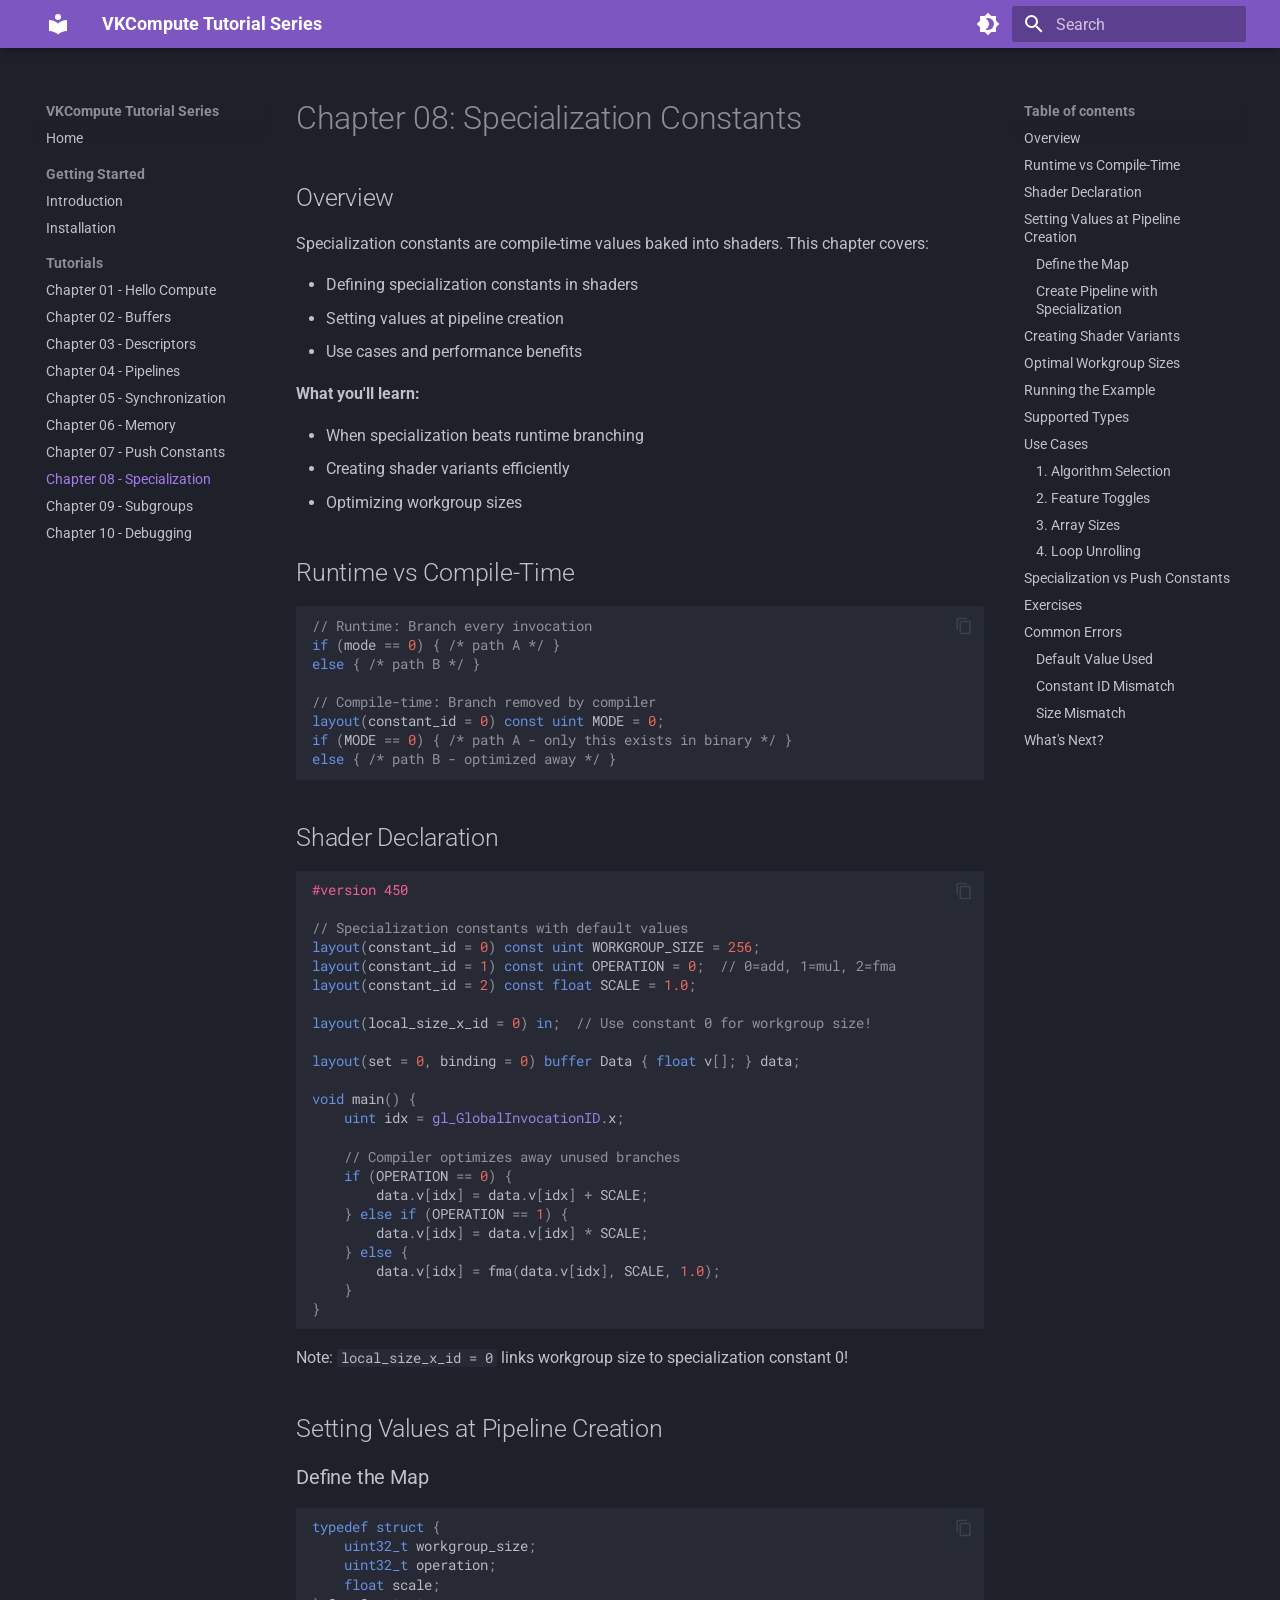
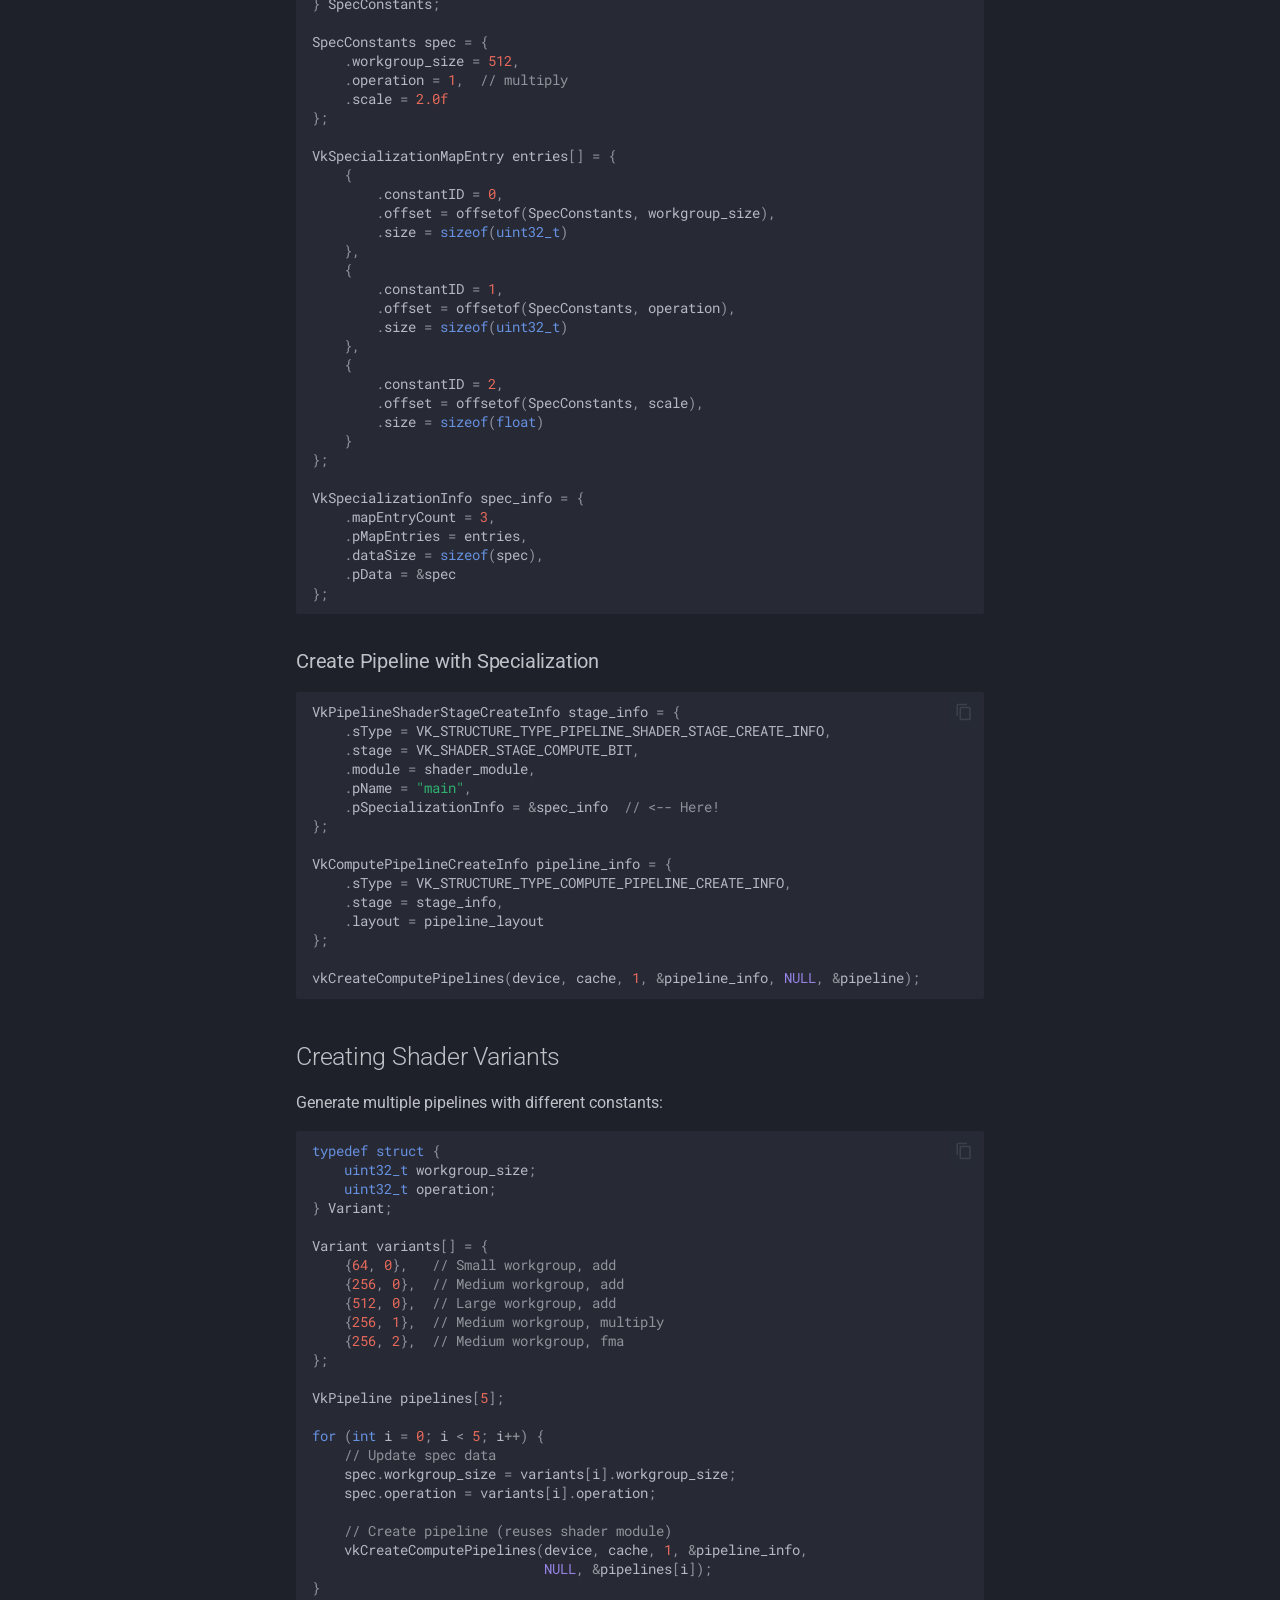
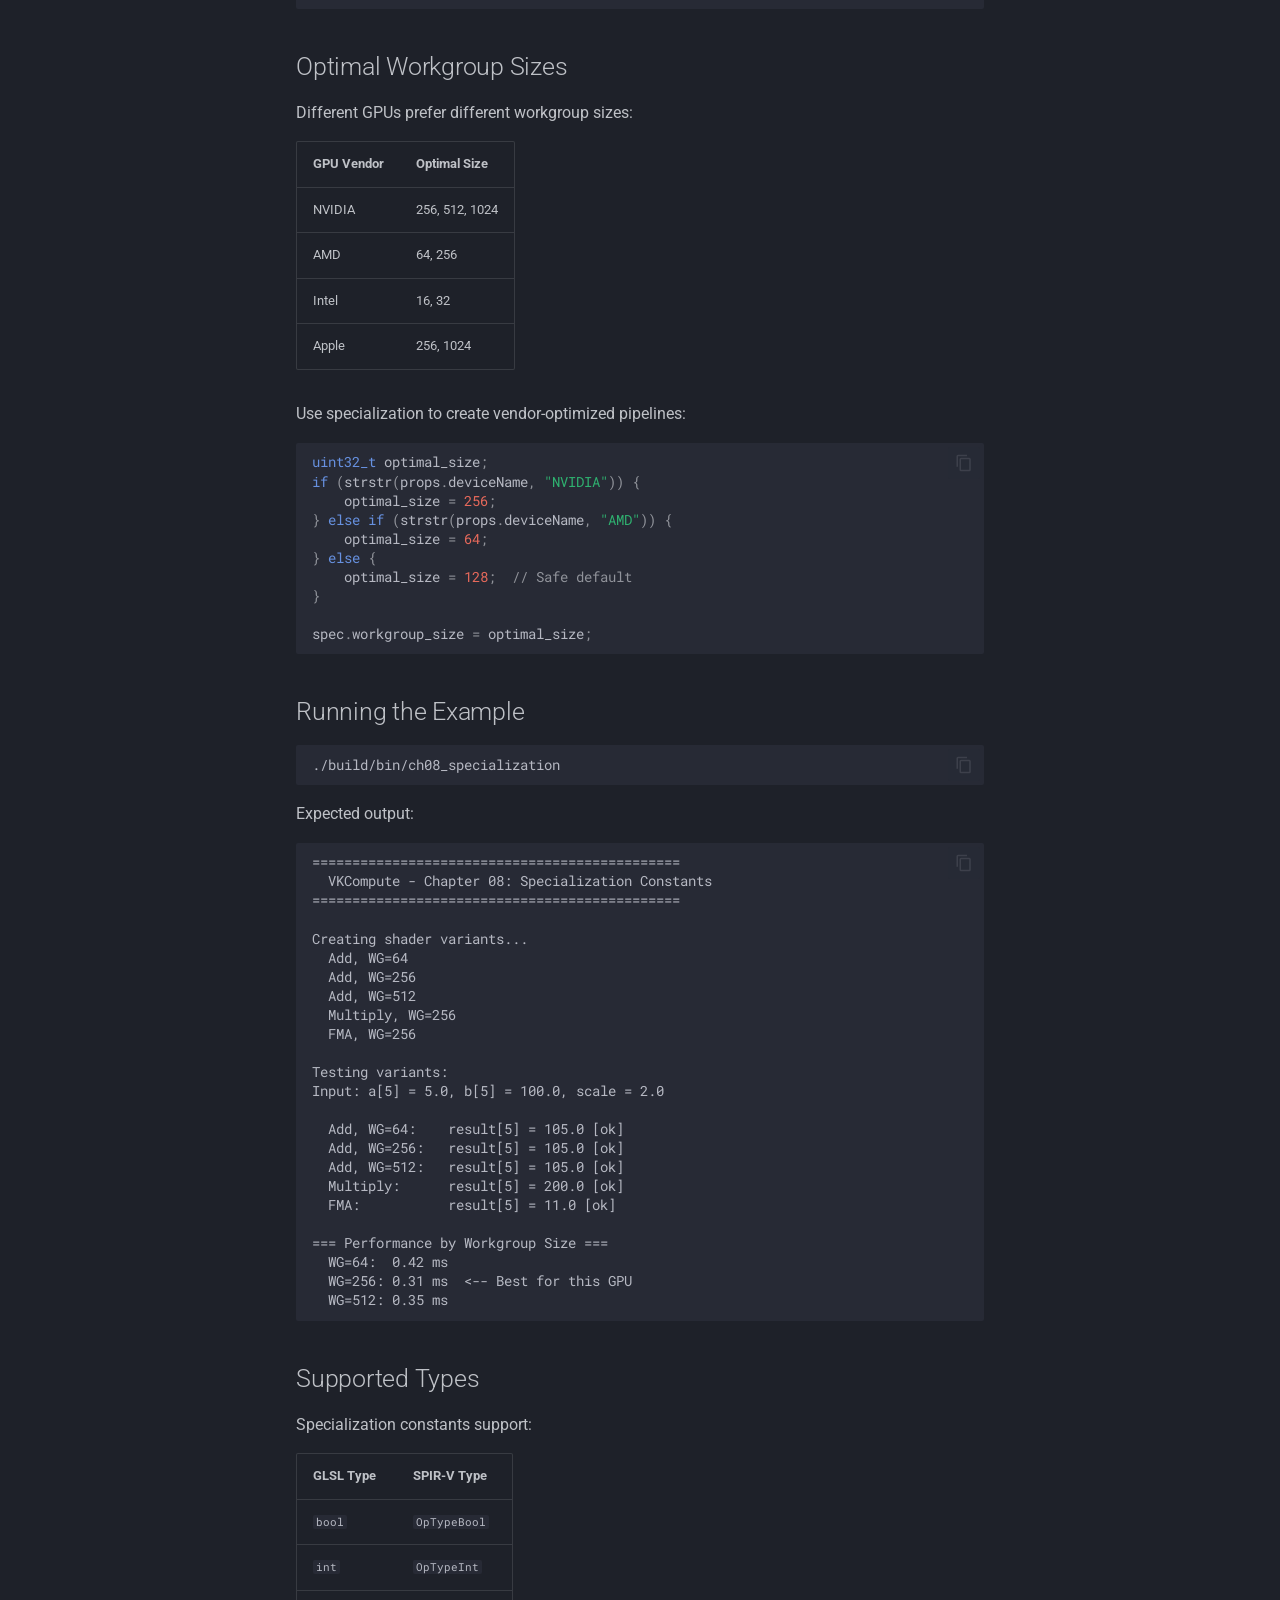
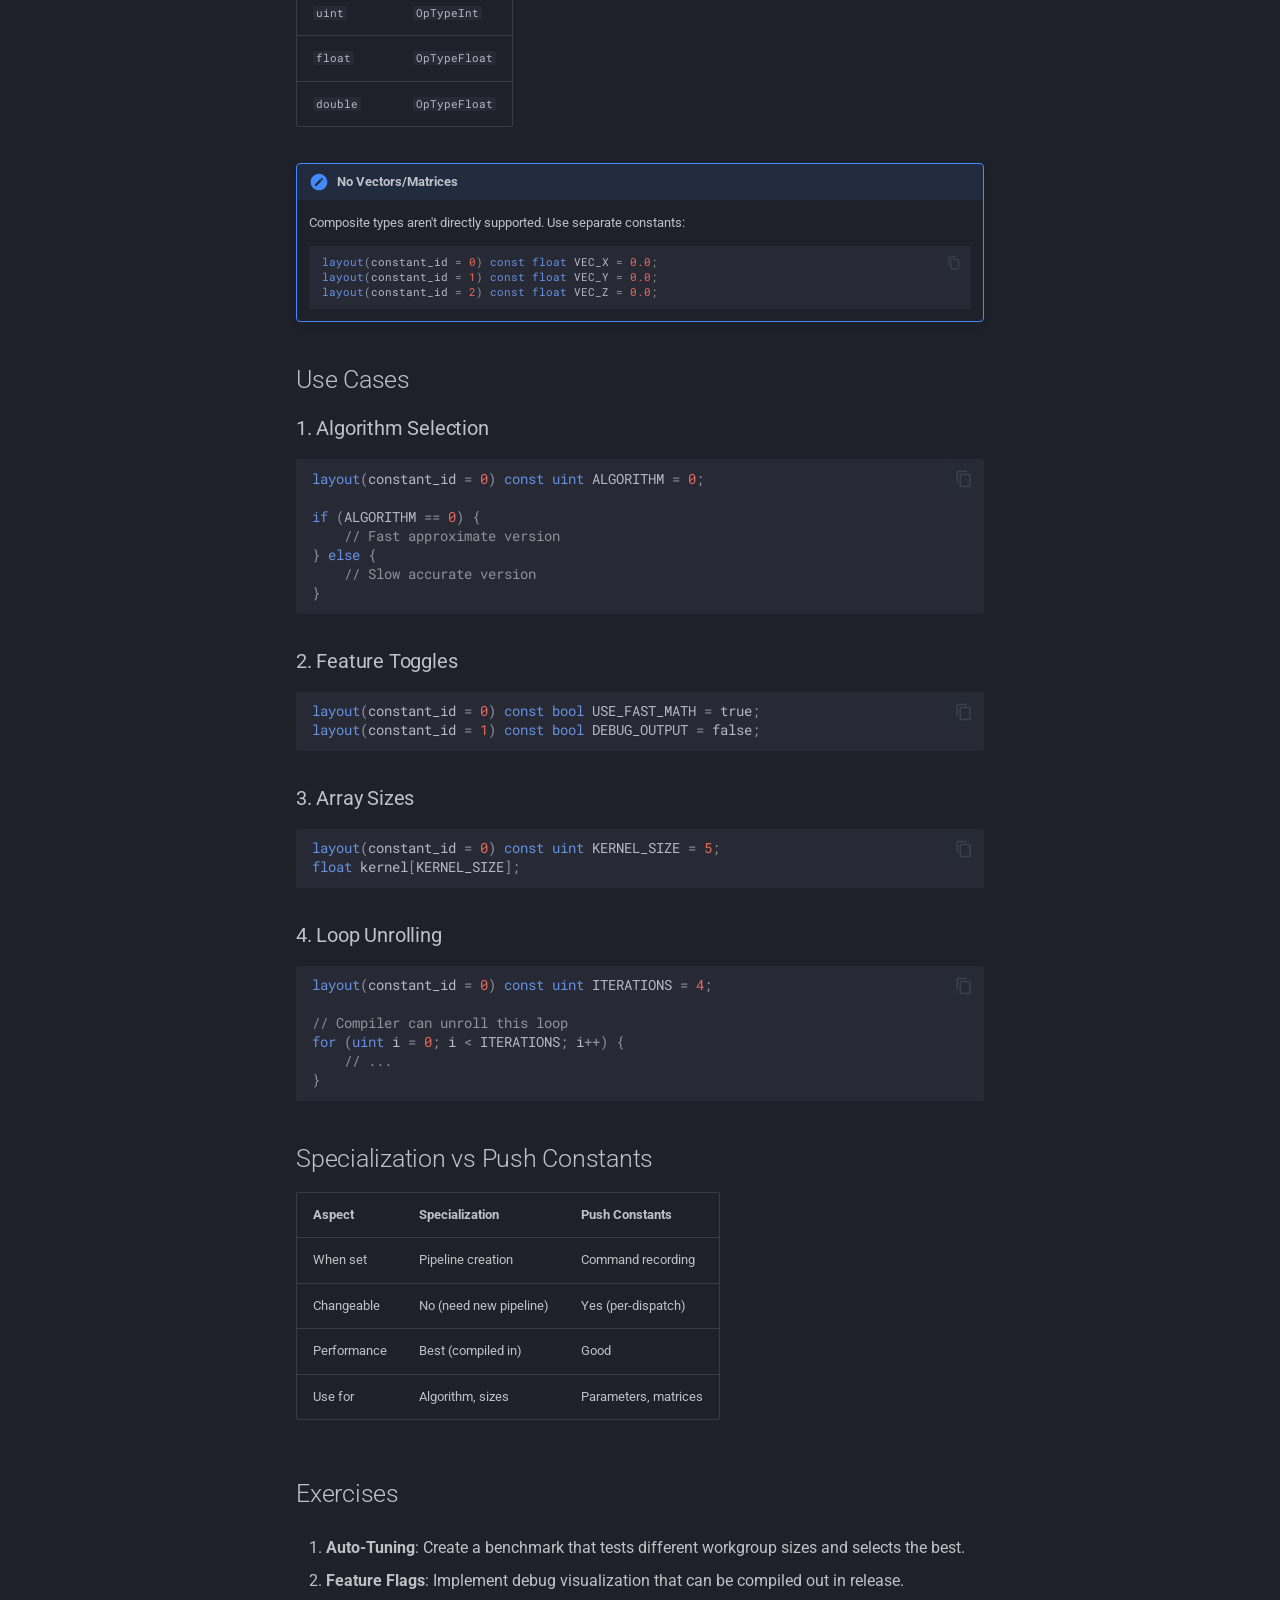
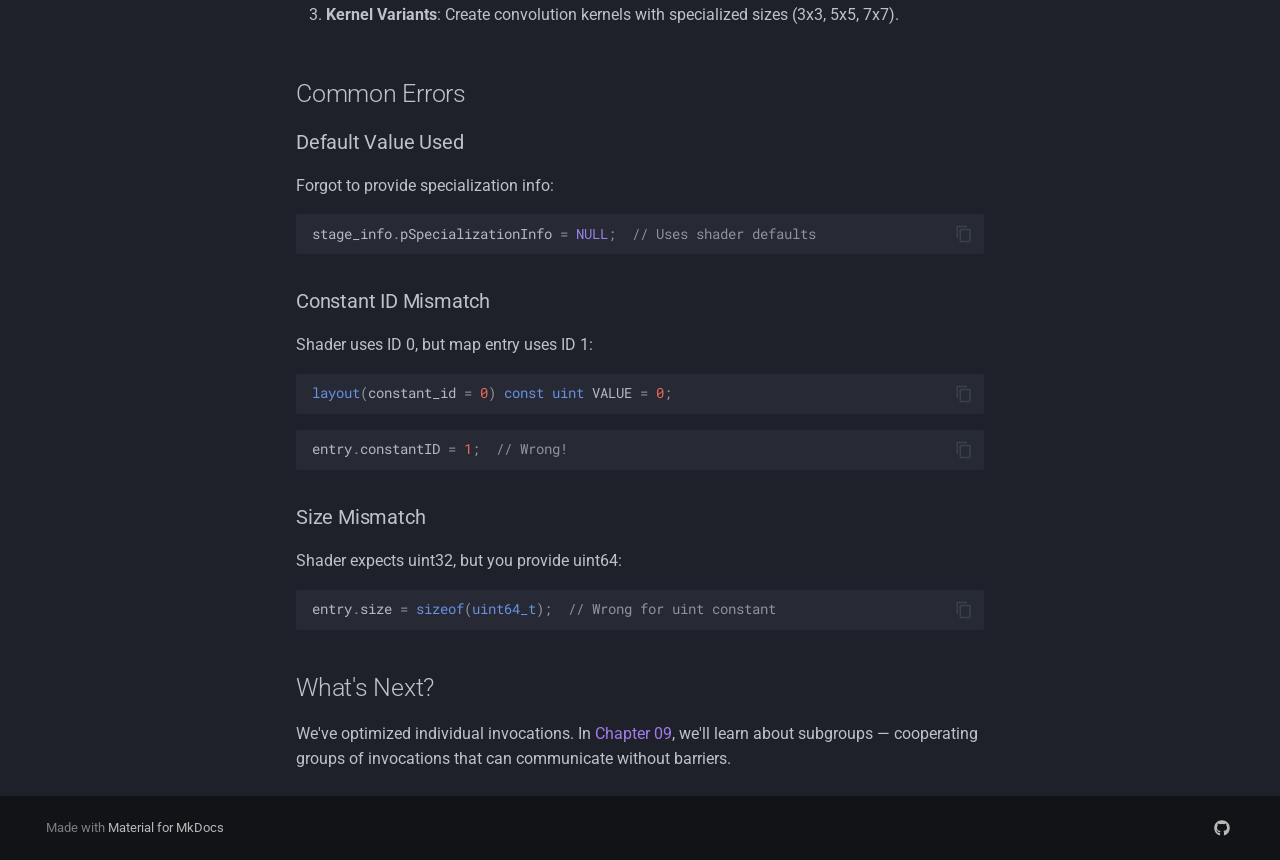
<file: docs/site/chapters/ch08_specialization/index.html>
<!doctype html>
<html lang="en" class="no-js">
  <head>
    
      <meta charset="utf-8">
      <meta name="viewport" content="width=device-width,initial-scale=1">
      
        <meta name="description" content="Learn Vulkan Compute from scratch with practical examples">
      
      
        <meta name="author" content="VKCompute">
      
      
      
        <link rel="prev" href="../ch07_push_constants/">
      
      
        <link rel="next" href="../ch09_subgroups/">
      
      
        
      
      
      <link rel="icon" href="../../assets/images/favicon.png">
      <meta name="generator" content="mkdocs-1.6.1, mkdocs-material-9.7.1">
    
    
      
        <title>Chapter 08 - Specialization - VKCompute Tutorial Series</title>
      
    
    
      <link rel="stylesheet" href="../../assets/stylesheets/main.484c7ddc.min.css">
      
        
        <link rel="stylesheet" href="../../assets/stylesheets/palette.ab4e12ef.min.css">
      
      


    
    
      
    
    
      
        
        
        <link rel="preconnect" href="https://fonts.gstatic.com" crossorigin>
        <link rel="stylesheet" href="https://fonts.googleapis.com/css?family=Roboto:300,300i,400,400i,700,700i%7CRoboto+Mono:400,400i,700,700i&display=fallback">
        <style>:root{--md-text-font:"Roboto";--md-code-font:"Roboto Mono"}</style>
      
    
    
    <script>__md_scope=new URL("../..",location),__md_hash=e=>[...e].reduce(((e,_)=>(e<<5)-e+_.charCodeAt(0)),0),__md_get=(e,_=localStorage,t=__md_scope)=>JSON.parse(_.getItem(t.pathname+"."+e)),__md_set=(e,_,t=localStorage,a=__md_scope)=>{try{t.setItem(a.pathname+"."+e,JSON.stringify(_))}catch(e){}}</script>
    
      

    
    
  </head>
  
  
    
    
      
    
    
    
    
    <body dir="ltr" data-md-color-scheme="slate" data-md-color-primary="deep-purple" data-md-color-accent="amber">
  
    
    <input class="md-toggle" data-md-toggle="drawer" type="checkbox" id="__drawer" autocomplete="off">
    <input class="md-toggle" data-md-toggle="search" type="checkbox" id="__search" autocomplete="off">
    <label class="md-overlay" for="__drawer"></label>
    <div data-md-component="skip">
      
        
        <a href="#chapter-08-specialization-constants" class="md-skip">
          Skip to content
        </a>
      
    </div>
    <div data-md-component="announce">
      
    </div>
    
    
      

  

<header class="md-header md-header--shadow" data-md-component="header">
  <nav class="md-header__inner md-grid" aria-label="Header">
    <a href="../.." title="VKCompute Tutorial Series" class="md-header__button md-logo" aria-label="VKCompute Tutorial Series" data-md-component="logo">
      
  
  <svg xmlns="http://www.w3.org/2000/svg" viewBox="0 0 24 24"><path d="M12 8a3 3 0 0 0 3-3 3 3 0 0 0-3-3 3 3 0 0 0-3 3 3 3 0 0 0 3 3m0 3.54C9.64 9.35 6.5 8 3 8v11c3.5 0 6.64 1.35 9 3.54 2.36-2.19 5.5-3.54 9-3.54V8c-3.5 0-6.64 1.35-9 3.54"/></svg>

    </a>
    <label class="md-header__button md-icon" for="__drawer">
      
      <svg xmlns="http://www.w3.org/2000/svg" viewBox="0 0 24 24"><path d="M3 6h18v2H3zm0 5h18v2H3zm0 5h18v2H3z"/></svg>
    </label>
    <div class="md-header__title" data-md-component="header-title">
      <div class="md-header__ellipsis">
        <div class="md-header__topic">
          <span class="md-ellipsis">
            VKCompute Tutorial Series
          </span>
        </div>
        <div class="md-header__topic" data-md-component="header-topic">
          <span class="md-ellipsis">
            
              Chapter 08 - Specialization
            
          </span>
        </div>
      </div>
    </div>
    
      
        <form class="md-header__option" data-md-component="palette">
  
    
    
    
    <input class="md-option" data-md-color-media="" data-md-color-scheme="slate" data-md-color-primary="deep-purple" data-md-color-accent="amber"  aria-label="Switch to light mode"  type="radio" name="__palette" id="__palette_0">
    
      <label class="md-header__button md-icon" title="Switch to light mode" for="__palette_1" hidden>
        <svg xmlns="http://www.w3.org/2000/svg" viewBox="0 0 24 24"><path d="M12 18c-.89 0-1.74-.2-2.5-.55C11.56 16.5 13 14.42 13 12s-1.44-4.5-3.5-5.45C10.26 6.2 11.11 6 12 6a6 6 0 0 1 6 6 6 6 0 0 1-6 6m8-9.31V4h-4.69L12 .69 8.69 4H4v4.69L.69 12 4 15.31V20h4.69L12 23.31 15.31 20H20v-4.69L23.31 12z"/></svg>
      </label>
    
  
    
    
    
    <input class="md-option" data-md-color-media="" data-md-color-scheme="default" data-md-color-primary="deep-purple" data-md-color-accent="amber"  aria-label="Switch to dark mode"  type="radio" name="__palette" id="__palette_1">
    
      <label class="md-header__button md-icon" title="Switch to dark mode" for="__palette_0" hidden>
        <svg xmlns="http://www.w3.org/2000/svg" viewBox="0 0 24 24"><path d="M12 8a4 4 0 0 0-4 4 4 4 0 0 0 4 4 4 4 0 0 0 4-4 4 4 0 0 0-4-4m0 10a6 6 0 0 1-6-6 6 6 0 0 1 6-6 6 6 0 0 1 6 6 6 6 0 0 1-6 6m8-9.31V4h-4.69L12 .69 8.69 4H4v4.69L.69 12 4 15.31V20h4.69L12 23.31 15.31 20H20v-4.69L23.31 12z"/></svg>
      </label>
    
  
</form>
      
    
    
      <script>var palette=__md_get("__palette");if(palette&&palette.color){if("(prefers-color-scheme)"===palette.color.media){var media=matchMedia("(prefers-color-scheme: light)"),input=document.querySelector(media.matches?"[data-md-color-media='(prefers-color-scheme: light)']":"[data-md-color-media='(prefers-color-scheme: dark)']");palette.color.media=input.getAttribute("data-md-color-media"),palette.color.scheme=input.getAttribute("data-md-color-scheme"),palette.color.primary=input.getAttribute("data-md-color-primary"),palette.color.accent=input.getAttribute("data-md-color-accent")}for(var[key,value]of Object.entries(palette.color))document.body.setAttribute("data-md-color-"+key,value)}</script>
    
    
    
      
      
        <label class="md-header__button md-icon" for="__search">
          
          <svg xmlns="http://www.w3.org/2000/svg" viewBox="0 0 24 24"><path d="M9.5 3A6.5 6.5 0 0 1 16 9.5c0 1.61-.59 3.09-1.56 4.23l.27.27h.79l5 5-1.5 1.5-5-5v-.79l-.27-.27A6.52 6.52 0 0 1 9.5 16 6.5 6.5 0 0 1 3 9.5 6.5 6.5 0 0 1 9.5 3m0 2C7 5 5 7 5 9.5S7 14 9.5 14 14 12 14 9.5 12 5 9.5 5"/></svg>
        </label>
        <div class="md-search" data-md-component="search" role="dialog">
  <label class="md-search__overlay" for="__search"></label>
  <div class="md-search__inner" role="search">
    <form class="md-search__form" name="search">
      <input type="text" class="md-search__input" name="query" aria-label="Search" placeholder="Search" autocapitalize="off" autocorrect="off" autocomplete="off" spellcheck="false" data-md-component="search-query" required>
      <label class="md-search__icon md-icon" for="__search">
        
        <svg xmlns="http://www.w3.org/2000/svg" viewBox="0 0 24 24"><path d="M9.5 3A6.5 6.5 0 0 1 16 9.5c0 1.61-.59 3.09-1.56 4.23l.27.27h.79l5 5-1.5 1.5-5-5v-.79l-.27-.27A6.52 6.52 0 0 1 9.5 16 6.5 6.5 0 0 1 3 9.5 6.5 6.5 0 0 1 9.5 3m0 2C7 5 5 7 5 9.5S7 14 9.5 14 14 12 14 9.5 12 5 9.5 5"/></svg>
        
        <svg xmlns="http://www.w3.org/2000/svg" viewBox="0 0 24 24"><path d="M20 11v2H8l5.5 5.5-1.42 1.42L4.16 12l7.92-7.92L13.5 5.5 8 11z"/></svg>
      </label>
      <nav class="md-search__options" aria-label="Search">
        
        <button type="reset" class="md-search__icon md-icon" title="Clear" aria-label="Clear" tabindex="-1">
          
          <svg xmlns="http://www.w3.org/2000/svg" viewBox="0 0 24 24"><path d="M19 6.41 17.59 5 12 10.59 6.41 5 5 6.41 10.59 12 5 17.59 6.41 19 12 13.41 17.59 19 19 17.59 13.41 12z"/></svg>
        </button>
      </nav>
      
    </form>
    <div class="md-search__output">
      <div class="md-search__scrollwrap" tabindex="0" data-md-scrollfix>
        <div class="md-search-result" data-md-component="search-result">
          <div class="md-search-result__meta">
            Initializing search
          </div>
          <ol class="md-search-result__list" role="presentation"></ol>
        </div>
      </div>
    </div>
  </div>
</div>
      
    
    
  </nav>
  
</header>
    
    <div class="md-container" data-md-component="container">
      
      
        
          
        
      
      <main class="md-main" data-md-component="main">
        <div class="md-main__inner md-grid">
          
            
              
              <div class="md-sidebar md-sidebar--primary" data-md-component="sidebar" data-md-type="navigation" >
                <div class="md-sidebar__scrollwrap">
                  <div class="md-sidebar__inner">
                    



<nav class="md-nav md-nav--primary" aria-label="Navigation" data-md-level="0">
  <label class="md-nav__title" for="__drawer">
    <a href="../.." title="VKCompute Tutorial Series" class="md-nav__button md-logo" aria-label="VKCompute Tutorial Series" data-md-component="logo">
      
  
  <svg xmlns="http://www.w3.org/2000/svg" viewBox="0 0 24 24"><path d="M12 8a3 3 0 0 0 3-3 3 3 0 0 0-3-3 3 3 0 0 0-3 3 3 3 0 0 0 3 3m0 3.54C9.64 9.35 6.5 8 3 8v11c3.5 0 6.64 1.35 9 3.54 2.36-2.19 5.5-3.54 9-3.54V8c-3.5 0-6.64 1.35-9 3.54"/></svg>

    </a>
    VKCompute Tutorial Series
  </label>
  
  <ul class="md-nav__list" data-md-scrollfix>
    
      
      
  
  
  
  
    <li class="md-nav__item">
      <a href="../.." class="md-nav__link">
        
  
  
  <span class="md-ellipsis">
    
  
    Home
  

    
  </span>
  
  

      </a>
    </li>
  

    
      
      
  
  
  
  
    
    
    
    
      
        
        
      
    
    
    <li class="md-nav__item md-nav__item--section md-nav__item--nested">
      
        
        
          
        
        <input class="md-nav__toggle md-toggle md-toggle--indeterminate" type="checkbox" id="__nav_2" >
        
          
          <label class="md-nav__link" for="__nav_2" id="__nav_2_label" tabindex="">
            
  
  
  <span class="md-ellipsis">
    
  
    Getting Started
  

    
  </span>
  
  

            <span class="md-nav__icon md-icon"></span>
          </label>
        
        <nav class="md-nav" data-md-level="1" aria-labelledby="__nav_2_label" aria-expanded="false">
          <label class="md-nav__title" for="__nav_2">
            <span class="md-nav__icon md-icon"></span>
            
  
    Getting Started
  

          </label>
          <ul class="md-nav__list" data-md-scrollfix>
            
              
                
  
  
  
  
    <li class="md-nav__item">
      <a href="../../introduction/" class="md-nav__link">
        
  
  
  <span class="md-ellipsis">
    
  
    Introduction
  

    
  </span>
  
  

      </a>
    </li>
  

              
            
              
                
  
  
  
  
    <li class="md-nav__item">
      <a href="../../installation/" class="md-nav__link">
        
  
  
  <span class="md-ellipsis">
    
  
    Installation
  

    
  </span>
  
  

      </a>
    </li>
  

              
            
          </ul>
        </nav>
      
    </li>
  

    
      
      
  
  
    
  
  
  
    
    
    
    
      
        
        
      
    
    
    <li class="md-nav__item md-nav__item--active md-nav__item--section md-nav__item--nested">
      
        
        
        <input class="md-nav__toggle md-toggle " type="checkbox" id="__nav_3" checked>
        
          
          <label class="md-nav__link" for="__nav_3" id="__nav_3_label" tabindex="">
            
  
  
  <span class="md-ellipsis">
    
  
    Tutorials
  

    
  </span>
  
  

            <span class="md-nav__icon md-icon"></span>
          </label>
        
        <nav class="md-nav" data-md-level="1" aria-labelledby="__nav_3_label" aria-expanded="true">
          <label class="md-nav__title" for="__nav_3">
            <span class="md-nav__icon md-icon"></span>
            
  
    Tutorials
  

          </label>
          <ul class="md-nav__list" data-md-scrollfix>
            
              
                
  
  
  
  
    <li class="md-nav__item">
      <a href="../ch01_hello_compute/" class="md-nav__link">
        
  
  
  <span class="md-ellipsis">
    
  
    Chapter 01 - Hello Compute
  

    
  </span>
  
  

      </a>
    </li>
  

              
            
              
                
  
  
  
  
    <li class="md-nav__item">
      <a href="../ch02_buffers/" class="md-nav__link">
        
  
  
  <span class="md-ellipsis">
    
  
    Chapter 02 - Buffers
  

    
  </span>
  
  

      </a>
    </li>
  

              
            
              
                
  
  
  
  
    <li class="md-nav__item">
      <a href="../ch03_descriptors/" class="md-nav__link">
        
  
  
  <span class="md-ellipsis">
    
  
    Chapter 03 - Descriptors
  

    
  </span>
  
  

      </a>
    </li>
  

              
            
              
                
  
  
  
  
    <li class="md-nav__item">
      <a href="../ch04_pipelines/" class="md-nav__link">
        
  
  
  <span class="md-ellipsis">
    
  
    Chapter 04 - Pipelines
  

    
  </span>
  
  

      </a>
    </li>
  

              
            
              
                
  
  
  
  
    <li class="md-nav__item">
      <a href="../ch05_synchronization/" class="md-nav__link">
        
  
  
  <span class="md-ellipsis">
    
  
    Chapter 05 - Synchronization
  

    
  </span>
  
  

      </a>
    </li>
  

              
            
              
                
  
  
  
  
    <li class="md-nav__item">
      <a href="../ch06_memory/" class="md-nav__link">
        
  
  
  <span class="md-ellipsis">
    
  
    Chapter 06 - Memory
  

    
  </span>
  
  

      </a>
    </li>
  

              
            
              
                
  
  
  
  
    <li class="md-nav__item">
      <a href="../ch07_push_constants/" class="md-nav__link">
        
  
  
  <span class="md-ellipsis">
    
  
    Chapter 07 - Push Constants
  

    
  </span>
  
  

      </a>
    </li>
  

              
            
              
                
  
  
    
  
  
  
    <li class="md-nav__item md-nav__item--active">
      
      <input class="md-nav__toggle md-toggle" type="checkbox" id="__toc">
      
      
        
      
      
        <label class="md-nav__link md-nav__link--active" for="__toc">
          
  
  
  <span class="md-ellipsis">
    
  
    Chapter 08 - Specialization
  

    
  </span>
  
  

          <span class="md-nav__icon md-icon"></span>
        </label>
      
      <a href="./" class="md-nav__link md-nav__link--active">
        
  
  
  <span class="md-ellipsis">
    
  
    Chapter 08 - Specialization
  

    
  </span>
  
  

      </a>
      
        

<nav class="md-nav md-nav--secondary" aria-label="Table of contents">
  
  
  
    
  
  
    <label class="md-nav__title" for="__toc">
      <span class="md-nav__icon md-icon"></span>
      Table of contents
    </label>
    <ul class="md-nav__list" data-md-component="toc" data-md-scrollfix>
      
        <li class="md-nav__item">
  <a href="#overview" class="md-nav__link">
    <span class="md-ellipsis">
      
        Overview
      
    </span>
  </a>
  
</li>
      
        <li class="md-nav__item">
  <a href="#runtime-vs-compile-time" class="md-nav__link">
    <span class="md-ellipsis">
      
        Runtime vs Compile-Time
      
    </span>
  </a>
  
</li>
      
        <li class="md-nav__item">
  <a href="#shader-declaration" class="md-nav__link">
    <span class="md-ellipsis">
      
        Shader Declaration
      
    </span>
  </a>
  
</li>
      
        <li class="md-nav__item">
  <a href="#setting-values-at-pipeline-creation" class="md-nav__link">
    <span class="md-ellipsis">
      
        Setting Values at Pipeline Creation
      
    </span>
  </a>
  
    <nav class="md-nav" aria-label="Setting Values at Pipeline Creation">
      <ul class="md-nav__list">
        
          <li class="md-nav__item">
  <a href="#define-the-map" class="md-nav__link">
    <span class="md-ellipsis">
      
        Define the Map
      
    </span>
  </a>
  
</li>
        
          <li class="md-nav__item">
  <a href="#create-pipeline-with-specialization" class="md-nav__link">
    <span class="md-ellipsis">
      
        Create Pipeline with Specialization
      
    </span>
  </a>
  
</li>
        
      </ul>
    </nav>
  
</li>
      
        <li class="md-nav__item">
  <a href="#creating-shader-variants" class="md-nav__link">
    <span class="md-ellipsis">
      
        Creating Shader Variants
      
    </span>
  </a>
  
</li>
      
        <li class="md-nav__item">
  <a href="#optimal-workgroup-sizes" class="md-nav__link">
    <span class="md-ellipsis">
      
        Optimal Workgroup Sizes
      
    </span>
  </a>
  
</li>
      
        <li class="md-nav__item">
  <a href="#running-the-example" class="md-nav__link">
    <span class="md-ellipsis">
      
        Running the Example
      
    </span>
  </a>
  
</li>
      
        <li class="md-nav__item">
  <a href="#supported-types" class="md-nav__link">
    <span class="md-ellipsis">
      
        Supported Types
      
    </span>
  </a>
  
</li>
      
        <li class="md-nav__item">
  <a href="#use-cases" class="md-nav__link">
    <span class="md-ellipsis">
      
        Use Cases
      
    </span>
  </a>
  
    <nav class="md-nav" aria-label="Use Cases">
      <ul class="md-nav__list">
        
          <li class="md-nav__item">
  <a href="#1-algorithm-selection" class="md-nav__link">
    <span class="md-ellipsis">
      
        1. Algorithm Selection
      
    </span>
  </a>
  
</li>
        
          <li class="md-nav__item">
  <a href="#2-feature-toggles" class="md-nav__link">
    <span class="md-ellipsis">
      
        2. Feature Toggles
      
    </span>
  </a>
  
</li>
        
          <li class="md-nav__item">
  <a href="#3-array-sizes" class="md-nav__link">
    <span class="md-ellipsis">
      
        3. Array Sizes
      
    </span>
  </a>
  
</li>
        
          <li class="md-nav__item">
  <a href="#4-loop-unrolling" class="md-nav__link">
    <span class="md-ellipsis">
      
        4. Loop Unrolling
      
    </span>
  </a>
  
</li>
        
      </ul>
    </nav>
  
</li>
      
        <li class="md-nav__item">
  <a href="#specialization-vs-push-constants" class="md-nav__link">
    <span class="md-ellipsis">
      
        Specialization vs Push Constants
      
    </span>
  </a>
  
</li>
      
        <li class="md-nav__item">
  <a href="#exercises" class="md-nav__link">
    <span class="md-ellipsis">
      
        Exercises
      
    </span>
  </a>
  
</li>
      
        <li class="md-nav__item">
  <a href="#common-errors" class="md-nav__link">
    <span class="md-ellipsis">
      
        Common Errors
      
    </span>
  </a>
  
    <nav class="md-nav" aria-label="Common Errors">
      <ul class="md-nav__list">
        
          <li class="md-nav__item">
  <a href="#default-value-used" class="md-nav__link">
    <span class="md-ellipsis">
      
        Default Value Used
      
    </span>
  </a>
  
</li>
        
          <li class="md-nav__item">
  <a href="#constant-id-mismatch" class="md-nav__link">
    <span class="md-ellipsis">
      
        Constant ID Mismatch
      
    </span>
  </a>
  
</li>
        
          <li class="md-nav__item">
  <a href="#size-mismatch" class="md-nav__link">
    <span class="md-ellipsis">
      
        Size Mismatch
      
    </span>
  </a>
  
</li>
        
      </ul>
    </nav>
  
</li>
      
        <li class="md-nav__item">
  <a href="#whats-next" class="md-nav__link">
    <span class="md-ellipsis">
      
        What's Next?
      
    </span>
  </a>
  
</li>
      
    </ul>
  
</nav>
      
    </li>
  

              
            
              
                
  
  
  
  
    <li class="md-nav__item">
      <a href="../ch09_subgroups/" class="md-nav__link">
        
  
  
  <span class="md-ellipsis">
    
  
    Chapter 09 - Subgroups
  

    
  </span>
  
  

      </a>
    </li>
  

              
            
              
                
  
  
  
  
    <li class="md-nav__item">
      <a href="../ch10_debugging/" class="md-nav__link">
        
  
  
  <span class="md-ellipsis">
    
  
    Chapter 10 - Debugging
  

    
  </span>
  
  

      </a>
    </li>
  

              
            
          </ul>
        </nav>
      
    </li>
  

    
  </ul>
</nav>
                  </div>
                </div>
              </div>
            
            
              
              <div class="md-sidebar md-sidebar--secondary" data-md-component="sidebar" data-md-type="toc" >
                <div class="md-sidebar__scrollwrap">
                  <div class="md-sidebar__inner">
                    

<nav class="md-nav md-nav--secondary" aria-label="Table of contents">
  
  
  
    
  
  
    <label class="md-nav__title" for="__toc">
      <span class="md-nav__icon md-icon"></span>
      Table of contents
    </label>
    <ul class="md-nav__list" data-md-component="toc" data-md-scrollfix>
      
        <li class="md-nav__item">
  <a href="#overview" class="md-nav__link">
    <span class="md-ellipsis">
      
        Overview
      
    </span>
  </a>
  
</li>
      
        <li class="md-nav__item">
  <a href="#runtime-vs-compile-time" class="md-nav__link">
    <span class="md-ellipsis">
      
        Runtime vs Compile-Time
      
    </span>
  </a>
  
</li>
      
        <li class="md-nav__item">
  <a href="#shader-declaration" class="md-nav__link">
    <span class="md-ellipsis">
      
        Shader Declaration
      
    </span>
  </a>
  
</li>
      
        <li class="md-nav__item">
  <a href="#setting-values-at-pipeline-creation" class="md-nav__link">
    <span class="md-ellipsis">
      
        Setting Values at Pipeline Creation
      
    </span>
  </a>
  
    <nav class="md-nav" aria-label="Setting Values at Pipeline Creation">
      <ul class="md-nav__list">
        
          <li class="md-nav__item">
  <a href="#define-the-map" class="md-nav__link">
    <span class="md-ellipsis">
      
        Define the Map
      
    </span>
  </a>
  
</li>
        
          <li class="md-nav__item">
  <a href="#create-pipeline-with-specialization" class="md-nav__link">
    <span class="md-ellipsis">
      
        Create Pipeline with Specialization
      
    </span>
  </a>
  
</li>
        
      </ul>
    </nav>
  
</li>
      
        <li class="md-nav__item">
  <a href="#creating-shader-variants" class="md-nav__link">
    <span class="md-ellipsis">
      
        Creating Shader Variants
      
    </span>
  </a>
  
</li>
      
        <li class="md-nav__item">
  <a href="#optimal-workgroup-sizes" class="md-nav__link">
    <span class="md-ellipsis">
      
        Optimal Workgroup Sizes
      
    </span>
  </a>
  
</li>
      
        <li class="md-nav__item">
  <a href="#running-the-example" class="md-nav__link">
    <span class="md-ellipsis">
      
        Running the Example
      
    </span>
  </a>
  
</li>
      
        <li class="md-nav__item">
  <a href="#supported-types" class="md-nav__link">
    <span class="md-ellipsis">
      
        Supported Types
      
    </span>
  </a>
  
</li>
      
        <li class="md-nav__item">
  <a href="#use-cases" class="md-nav__link">
    <span class="md-ellipsis">
      
        Use Cases
      
    </span>
  </a>
  
    <nav class="md-nav" aria-label="Use Cases">
      <ul class="md-nav__list">
        
          <li class="md-nav__item">
  <a href="#1-algorithm-selection" class="md-nav__link">
    <span class="md-ellipsis">
      
        1. Algorithm Selection
      
    </span>
  </a>
  
</li>
        
          <li class="md-nav__item">
  <a href="#2-feature-toggles" class="md-nav__link">
    <span class="md-ellipsis">
      
        2. Feature Toggles
      
    </span>
  </a>
  
</li>
        
          <li class="md-nav__item">
  <a href="#3-array-sizes" class="md-nav__link">
    <span class="md-ellipsis">
      
        3. Array Sizes
      
    </span>
  </a>
  
</li>
        
          <li class="md-nav__item">
  <a href="#4-loop-unrolling" class="md-nav__link">
    <span class="md-ellipsis">
      
        4. Loop Unrolling
      
    </span>
  </a>
  
</li>
        
      </ul>
    </nav>
  
</li>
      
        <li class="md-nav__item">
  <a href="#specialization-vs-push-constants" class="md-nav__link">
    <span class="md-ellipsis">
      
        Specialization vs Push Constants
      
    </span>
  </a>
  
</li>
      
        <li class="md-nav__item">
  <a href="#exercises" class="md-nav__link">
    <span class="md-ellipsis">
      
        Exercises
      
    </span>
  </a>
  
</li>
      
        <li class="md-nav__item">
  <a href="#common-errors" class="md-nav__link">
    <span class="md-ellipsis">
      
        Common Errors
      
    </span>
  </a>
  
    <nav class="md-nav" aria-label="Common Errors">
      <ul class="md-nav__list">
        
          <li class="md-nav__item">
  <a href="#default-value-used" class="md-nav__link">
    <span class="md-ellipsis">
      
        Default Value Used
      
    </span>
  </a>
  
</li>
        
          <li class="md-nav__item">
  <a href="#constant-id-mismatch" class="md-nav__link">
    <span class="md-ellipsis">
      
        Constant ID Mismatch
      
    </span>
  </a>
  
</li>
        
          <li class="md-nav__item">
  <a href="#size-mismatch" class="md-nav__link">
    <span class="md-ellipsis">
      
        Size Mismatch
      
    </span>
  </a>
  
</li>
        
      </ul>
    </nav>
  
</li>
      
        <li class="md-nav__item">
  <a href="#whats-next" class="md-nav__link">
    <span class="md-ellipsis">
      
        What's Next?
      
    </span>
  </a>
  
</li>
      
    </ul>
  
</nav>
                  </div>
                </div>
              </div>
            
          
          
            <div class="md-content" data-md-component="content">
              
              <article class="md-content__inner md-typeset">
                
                  



<h1 id="chapter-08-specialization-constants">Chapter 08: Specialization Constants<a class="headerlink" href="#chapter-08-specialization-constants" title="Permanent link">&para;</a></h1>
<h2 id="overview">Overview<a class="headerlink" href="#overview" title="Permanent link">&para;</a></h2>
<p>Specialization constants are compile-time values baked into shaders. This chapter covers:</p>
<ul>
<li>Defining specialization constants in shaders</li>
<li>Setting values at pipeline creation</li>
<li>Use cases and performance benefits</li>
</ul>
<p><strong>What you'll learn:</strong></p>
<ul>
<li>When specialization beats runtime branching</li>
<li>Creating shader variants efficiently</li>
<li>Optimizing workgroup sizes</li>
</ul>
<h2 id="runtime-vs-compile-time">Runtime vs Compile-Time<a class="headerlink" href="#runtime-vs-compile-time" title="Permanent link">&para;</a></h2>
<div class="highlight"><pre><span></span><code><a id="__codelineno-0-1" name="__codelineno-0-1" href="#__codelineno-0-1"></a><span class="c1">// Runtime: Branch every invocation</span>
<a id="__codelineno-0-2" name="__codelineno-0-2" href="#__codelineno-0-2"></a><span class="k">if</span><span class="w"> </span><span class="p">(</span><span class="n">mode</span><span class="w"> </span><span class="o">==</span><span class="w"> </span><span class="mo">0</span><span class="p">)</span><span class="w"> </span><span class="p">{</span><span class="w"> </span><span class="cm">/* path A */</span><span class="w"> </span><span class="p">}</span>
<a id="__codelineno-0-3" name="__codelineno-0-3" href="#__codelineno-0-3"></a><span class="k">else</span><span class="w"> </span><span class="p">{</span><span class="w"> </span><span class="cm">/* path B */</span><span class="w"> </span><span class="p">}</span>
<a id="__codelineno-0-4" name="__codelineno-0-4" href="#__codelineno-0-4"></a>
<a id="__codelineno-0-5" name="__codelineno-0-5" href="#__codelineno-0-5"></a><span class="c1">// Compile-time: Branch removed by compiler</span>
<a id="__codelineno-0-6" name="__codelineno-0-6" href="#__codelineno-0-6"></a><span class="k">layout</span><span class="p">(</span><span class="n">constant_id</span><span class="w"> </span><span class="o">=</span><span class="w"> </span><span class="mo">0</span><span class="p">)</span><span class="w"> </span><span class="k">const</span><span class="w"> </span><span class="kt">uint</span><span class="w"> </span><span class="n">MODE</span><span class="w"> </span><span class="o">=</span><span class="w"> </span><span class="mo">0</span><span class="p">;</span>
<a id="__codelineno-0-7" name="__codelineno-0-7" href="#__codelineno-0-7"></a><span class="k">if</span><span class="w"> </span><span class="p">(</span><span class="n">MODE</span><span class="w"> </span><span class="o">==</span><span class="w"> </span><span class="mo">0</span><span class="p">)</span><span class="w"> </span><span class="p">{</span><span class="w"> </span><span class="cm">/* path A - only this exists in binary */</span><span class="w"> </span><span class="p">}</span>
<a id="__codelineno-0-8" name="__codelineno-0-8" href="#__codelineno-0-8"></a><span class="k">else</span><span class="w"> </span><span class="p">{</span><span class="w"> </span><span class="cm">/* path B - optimized away */</span><span class="w"> </span><span class="p">}</span>
</code></pre></div>
<h2 id="shader-declaration">Shader Declaration<a class="headerlink" href="#shader-declaration" title="Permanent link">&para;</a></h2>
<div class="highlight"><pre><span></span><code><a id="__codelineno-1-1" name="__codelineno-1-1" href="#__codelineno-1-1"></a><span class="cp">#version 450</span>
<a id="__codelineno-1-2" name="__codelineno-1-2" href="#__codelineno-1-2"></a>
<a id="__codelineno-1-3" name="__codelineno-1-3" href="#__codelineno-1-3"></a><span class="c1">// Specialization constants with default values</span>
<a id="__codelineno-1-4" name="__codelineno-1-4" href="#__codelineno-1-4"></a><span class="k">layout</span><span class="p">(</span><span class="n">constant_id</span><span class="w"> </span><span class="o">=</span><span class="w"> </span><span class="mo">0</span><span class="p">)</span><span class="w"> </span><span class="k">const</span><span class="w"> </span><span class="kt">uint</span><span class="w"> </span><span class="n">WORKGROUP_SIZE</span><span class="w"> </span><span class="o">=</span><span class="w"> </span><span class="mi">256</span><span class="p">;</span>
<a id="__codelineno-1-5" name="__codelineno-1-5" href="#__codelineno-1-5"></a><span class="k">layout</span><span class="p">(</span><span class="n">constant_id</span><span class="w"> </span><span class="o">=</span><span class="w"> </span><span class="mi">1</span><span class="p">)</span><span class="w"> </span><span class="k">const</span><span class="w"> </span><span class="kt">uint</span><span class="w"> </span><span class="n">OPERATION</span><span class="w"> </span><span class="o">=</span><span class="w"> </span><span class="mo">0</span><span class="p">;</span><span class="w">  </span><span class="c1">// 0=add, 1=mul, 2=fma</span>
<a id="__codelineno-1-6" name="__codelineno-1-6" href="#__codelineno-1-6"></a><span class="k">layout</span><span class="p">(</span><span class="n">constant_id</span><span class="w"> </span><span class="o">=</span><span class="w"> </span><span class="mi">2</span><span class="p">)</span><span class="w"> </span><span class="k">const</span><span class="w"> </span><span class="kt">float</span><span class="w"> </span><span class="n">SCALE</span><span class="w"> </span><span class="o">=</span><span class="w"> </span><span class="mf">1.0</span><span class="p">;</span>
<a id="__codelineno-1-7" name="__codelineno-1-7" href="#__codelineno-1-7"></a>
<a id="__codelineno-1-8" name="__codelineno-1-8" href="#__codelineno-1-8"></a><span class="k">layout</span><span class="p">(</span><span class="n">local_size_x_id</span><span class="w"> </span><span class="o">=</span><span class="w"> </span><span class="mo">0</span><span class="p">)</span><span class="w"> </span><span class="k">in</span><span class="p">;</span><span class="w">  </span><span class="c1">// Use constant 0 for workgroup size!</span>
<a id="__codelineno-1-9" name="__codelineno-1-9" href="#__codelineno-1-9"></a>
<a id="__codelineno-1-10" name="__codelineno-1-10" href="#__codelineno-1-10"></a><span class="k">layout</span><span class="p">(</span><span class="n">set</span><span class="w"> </span><span class="o">=</span><span class="w"> </span><span class="mo">0</span><span class="p">,</span><span class="w"> </span><span class="n">binding</span><span class="w"> </span><span class="o">=</span><span class="w"> </span><span class="mo">0</span><span class="p">)</span><span class="w"> </span><span class="k">buffer</span><span class="w"> </span><span class="n">Data</span><span class="w"> </span><span class="p">{</span><span class="w"> </span><span class="kt">float</span><span class="w"> </span><span class="n">v</span><span class="p">[];</span><span class="w"> </span><span class="p">}</span><span class="w"> </span><span class="n">data</span><span class="p">;</span>
<a id="__codelineno-1-11" name="__codelineno-1-11" href="#__codelineno-1-11"></a>
<a id="__codelineno-1-12" name="__codelineno-1-12" href="#__codelineno-1-12"></a><span class="kt">void</span><span class="w"> </span><span class="n">main</span><span class="p">()</span><span class="w"> </span><span class="p">{</span>
<a id="__codelineno-1-13" name="__codelineno-1-13" href="#__codelineno-1-13"></a><span class="w">    </span><span class="kt">uint</span><span class="w"> </span><span class="n">idx</span><span class="w"> </span><span class="o">=</span><span class="w"> </span><span class="nb">gl_GlobalInvocationID</span><span class="p">.</span><span class="n">x</span><span class="p">;</span>
<a id="__codelineno-1-14" name="__codelineno-1-14" href="#__codelineno-1-14"></a>
<a id="__codelineno-1-15" name="__codelineno-1-15" href="#__codelineno-1-15"></a><span class="w">    </span><span class="c1">// Compiler optimizes away unused branches</span>
<a id="__codelineno-1-16" name="__codelineno-1-16" href="#__codelineno-1-16"></a><span class="w">    </span><span class="k">if</span><span class="w"> </span><span class="p">(</span><span class="n">OPERATION</span><span class="w"> </span><span class="o">==</span><span class="w"> </span><span class="mo">0</span><span class="p">)</span><span class="w"> </span><span class="p">{</span>
<a id="__codelineno-1-17" name="__codelineno-1-17" href="#__codelineno-1-17"></a><span class="w">        </span><span class="n">data</span><span class="p">.</span><span class="n">v</span><span class="p">[</span><span class="n">idx</span><span class="p">]</span><span class="w"> </span><span class="o">=</span><span class="w"> </span><span class="n">data</span><span class="p">.</span><span class="n">v</span><span class="p">[</span><span class="n">idx</span><span class="p">]</span><span class="w"> </span><span class="o">+</span><span class="w"> </span><span class="n">SCALE</span><span class="p">;</span>
<a id="__codelineno-1-18" name="__codelineno-1-18" href="#__codelineno-1-18"></a><span class="w">    </span><span class="p">}</span><span class="w"> </span><span class="k">else</span><span class="w"> </span><span class="k">if</span><span class="w"> </span><span class="p">(</span><span class="n">OPERATION</span><span class="w"> </span><span class="o">==</span><span class="w"> </span><span class="mi">1</span><span class="p">)</span><span class="w"> </span><span class="p">{</span>
<a id="__codelineno-1-19" name="__codelineno-1-19" href="#__codelineno-1-19"></a><span class="w">        </span><span class="n">data</span><span class="p">.</span><span class="n">v</span><span class="p">[</span><span class="n">idx</span><span class="p">]</span><span class="w"> </span><span class="o">=</span><span class="w"> </span><span class="n">data</span><span class="p">.</span><span class="n">v</span><span class="p">[</span><span class="n">idx</span><span class="p">]</span><span class="w"> </span><span class="o">*</span><span class="w"> </span><span class="n">SCALE</span><span class="p">;</span>
<a id="__codelineno-1-20" name="__codelineno-1-20" href="#__codelineno-1-20"></a><span class="w">    </span><span class="p">}</span><span class="w"> </span><span class="k">else</span><span class="w"> </span><span class="p">{</span>
<a id="__codelineno-1-21" name="__codelineno-1-21" href="#__codelineno-1-21"></a><span class="w">        </span><span class="n">data</span><span class="p">.</span><span class="n">v</span><span class="p">[</span><span class="n">idx</span><span class="p">]</span><span class="w"> </span><span class="o">=</span><span class="w"> </span><span class="n">fma</span><span class="p">(</span><span class="n">data</span><span class="p">.</span><span class="n">v</span><span class="p">[</span><span class="n">idx</span><span class="p">],</span><span class="w"> </span><span class="n">SCALE</span><span class="p">,</span><span class="w"> </span><span class="mf">1.0</span><span class="p">);</span>
<a id="__codelineno-1-22" name="__codelineno-1-22" href="#__codelineno-1-22"></a><span class="w">    </span><span class="p">}</span>
<a id="__codelineno-1-23" name="__codelineno-1-23" href="#__codelineno-1-23"></a><span class="p">}</span>
</code></pre></div>
<p>Note: <code>local_size_x_id = 0</code> links workgroup size to specialization constant 0!</p>
<h2 id="setting-values-at-pipeline-creation">Setting Values at Pipeline Creation<a class="headerlink" href="#setting-values-at-pipeline-creation" title="Permanent link">&para;</a></h2>
<h3 id="define-the-map">Define the Map<a class="headerlink" href="#define-the-map" title="Permanent link">&para;</a></h3>
<div class="highlight"><pre><span></span><code><a id="__codelineno-2-1" name="__codelineno-2-1" href="#__codelineno-2-1"></a><span class="k">typedef</span><span class="w"> </span><span class="k">struct</span><span class="w"> </span><span class="p">{</span>
<a id="__codelineno-2-2" name="__codelineno-2-2" href="#__codelineno-2-2"></a><span class="w">    </span><span class="kt">uint32_t</span><span class="w"> </span><span class="n">workgroup_size</span><span class="p">;</span>
<a id="__codelineno-2-3" name="__codelineno-2-3" href="#__codelineno-2-3"></a><span class="w">    </span><span class="kt">uint32_t</span><span class="w"> </span><span class="n">operation</span><span class="p">;</span>
<a id="__codelineno-2-4" name="__codelineno-2-4" href="#__codelineno-2-4"></a><span class="w">    </span><span class="kt">float</span><span class="w"> </span><span class="n">scale</span><span class="p">;</span>
<a id="__codelineno-2-5" name="__codelineno-2-5" href="#__codelineno-2-5"></a><span class="p">}</span><span class="w"> </span><span class="n">SpecConstants</span><span class="p">;</span>
<a id="__codelineno-2-6" name="__codelineno-2-6" href="#__codelineno-2-6"></a>
<a id="__codelineno-2-7" name="__codelineno-2-7" href="#__codelineno-2-7"></a><span class="n">SpecConstants</span><span class="w"> </span><span class="n">spec</span><span class="w"> </span><span class="o">=</span><span class="w"> </span><span class="p">{</span>
<a id="__codelineno-2-8" name="__codelineno-2-8" href="#__codelineno-2-8"></a><span class="w">    </span><span class="p">.</span><span class="n">workgroup_size</span><span class="w"> </span><span class="o">=</span><span class="w"> </span><span class="mi">512</span><span class="p">,</span>
<a id="__codelineno-2-9" name="__codelineno-2-9" href="#__codelineno-2-9"></a><span class="w">    </span><span class="p">.</span><span class="n">operation</span><span class="w"> </span><span class="o">=</span><span class="w"> </span><span class="mi">1</span><span class="p">,</span><span class="w">  </span><span class="c1">// multiply</span>
<a id="__codelineno-2-10" name="__codelineno-2-10" href="#__codelineno-2-10"></a><span class="w">    </span><span class="p">.</span><span class="n">scale</span><span class="w"> </span><span class="o">=</span><span class="w"> </span><span class="mf">2.0f</span>
<a id="__codelineno-2-11" name="__codelineno-2-11" href="#__codelineno-2-11"></a><span class="p">};</span>
<a id="__codelineno-2-12" name="__codelineno-2-12" href="#__codelineno-2-12"></a>
<a id="__codelineno-2-13" name="__codelineno-2-13" href="#__codelineno-2-13"></a><span class="n">VkSpecializationMapEntry</span><span class="w"> </span><span class="n">entries</span><span class="p">[]</span><span class="w"> </span><span class="o">=</span><span class="w"> </span><span class="p">{</span>
<a id="__codelineno-2-14" name="__codelineno-2-14" href="#__codelineno-2-14"></a><span class="w">    </span><span class="p">{</span>
<a id="__codelineno-2-15" name="__codelineno-2-15" href="#__codelineno-2-15"></a><span class="w">        </span><span class="p">.</span><span class="n">constantID</span><span class="w"> </span><span class="o">=</span><span class="w"> </span><span class="mi">0</span><span class="p">,</span>
<a id="__codelineno-2-16" name="__codelineno-2-16" href="#__codelineno-2-16"></a><span class="w">        </span><span class="p">.</span><span class="n">offset</span><span class="w"> </span><span class="o">=</span><span class="w"> </span><span class="n">offsetof</span><span class="p">(</span><span class="n">SpecConstants</span><span class="p">,</span><span class="w"> </span><span class="n">workgroup_size</span><span class="p">),</span>
<a id="__codelineno-2-17" name="__codelineno-2-17" href="#__codelineno-2-17"></a><span class="w">        </span><span class="p">.</span><span class="n">size</span><span class="w"> </span><span class="o">=</span><span class="w"> </span><span class="k">sizeof</span><span class="p">(</span><span class="kt">uint32_t</span><span class="p">)</span>
<a id="__codelineno-2-18" name="__codelineno-2-18" href="#__codelineno-2-18"></a><span class="w">    </span><span class="p">},</span>
<a id="__codelineno-2-19" name="__codelineno-2-19" href="#__codelineno-2-19"></a><span class="w">    </span><span class="p">{</span>
<a id="__codelineno-2-20" name="__codelineno-2-20" href="#__codelineno-2-20"></a><span class="w">        </span><span class="p">.</span><span class="n">constantID</span><span class="w"> </span><span class="o">=</span><span class="w"> </span><span class="mi">1</span><span class="p">,</span>
<a id="__codelineno-2-21" name="__codelineno-2-21" href="#__codelineno-2-21"></a><span class="w">        </span><span class="p">.</span><span class="n">offset</span><span class="w"> </span><span class="o">=</span><span class="w"> </span><span class="n">offsetof</span><span class="p">(</span><span class="n">SpecConstants</span><span class="p">,</span><span class="w"> </span><span class="n">operation</span><span class="p">),</span>
<a id="__codelineno-2-22" name="__codelineno-2-22" href="#__codelineno-2-22"></a><span class="w">        </span><span class="p">.</span><span class="n">size</span><span class="w"> </span><span class="o">=</span><span class="w"> </span><span class="k">sizeof</span><span class="p">(</span><span class="kt">uint32_t</span><span class="p">)</span>
<a id="__codelineno-2-23" name="__codelineno-2-23" href="#__codelineno-2-23"></a><span class="w">    </span><span class="p">},</span>
<a id="__codelineno-2-24" name="__codelineno-2-24" href="#__codelineno-2-24"></a><span class="w">    </span><span class="p">{</span>
<a id="__codelineno-2-25" name="__codelineno-2-25" href="#__codelineno-2-25"></a><span class="w">        </span><span class="p">.</span><span class="n">constantID</span><span class="w"> </span><span class="o">=</span><span class="w"> </span><span class="mi">2</span><span class="p">,</span>
<a id="__codelineno-2-26" name="__codelineno-2-26" href="#__codelineno-2-26"></a><span class="w">        </span><span class="p">.</span><span class="n">offset</span><span class="w"> </span><span class="o">=</span><span class="w"> </span><span class="n">offsetof</span><span class="p">(</span><span class="n">SpecConstants</span><span class="p">,</span><span class="w"> </span><span class="n">scale</span><span class="p">),</span>
<a id="__codelineno-2-27" name="__codelineno-2-27" href="#__codelineno-2-27"></a><span class="w">        </span><span class="p">.</span><span class="n">size</span><span class="w"> </span><span class="o">=</span><span class="w"> </span><span class="k">sizeof</span><span class="p">(</span><span class="kt">float</span><span class="p">)</span>
<a id="__codelineno-2-28" name="__codelineno-2-28" href="#__codelineno-2-28"></a><span class="w">    </span><span class="p">}</span>
<a id="__codelineno-2-29" name="__codelineno-2-29" href="#__codelineno-2-29"></a><span class="p">};</span>
<a id="__codelineno-2-30" name="__codelineno-2-30" href="#__codelineno-2-30"></a>
<a id="__codelineno-2-31" name="__codelineno-2-31" href="#__codelineno-2-31"></a><span class="n">VkSpecializationInfo</span><span class="w"> </span><span class="n">spec_info</span><span class="w"> </span><span class="o">=</span><span class="w"> </span><span class="p">{</span>
<a id="__codelineno-2-32" name="__codelineno-2-32" href="#__codelineno-2-32"></a><span class="w">    </span><span class="p">.</span><span class="n">mapEntryCount</span><span class="w"> </span><span class="o">=</span><span class="w"> </span><span class="mi">3</span><span class="p">,</span>
<a id="__codelineno-2-33" name="__codelineno-2-33" href="#__codelineno-2-33"></a><span class="w">    </span><span class="p">.</span><span class="n">pMapEntries</span><span class="w"> </span><span class="o">=</span><span class="w"> </span><span class="n">entries</span><span class="p">,</span>
<a id="__codelineno-2-34" name="__codelineno-2-34" href="#__codelineno-2-34"></a><span class="w">    </span><span class="p">.</span><span class="n">dataSize</span><span class="w"> </span><span class="o">=</span><span class="w"> </span><span class="k">sizeof</span><span class="p">(</span><span class="n">spec</span><span class="p">),</span>
<a id="__codelineno-2-35" name="__codelineno-2-35" href="#__codelineno-2-35"></a><span class="w">    </span><span class="p">.</span><span class="n">pData</span><span class="w"> </span><span class="o">=</span><span class="w"> </span><span class="o">&amp;</span><span class="n">spec</span>
<a id="__codelineno-2-36" name="__codelineno-2-36" href="#__codelineno-2-36"></a><span class="p">};</span>
</code></pre></div>
<h3 id="create-pipeline-with-specialization">Create Pipeline with Specialization<a class="headerlink" href="#create-pipeline-with-specialization" title="Permanent link">&para;</a></h3>
<div class="highlight"><pre><span></span><code><a id="__codelineno-3-1" name="__codelineno-3-1" href="#__codelineno-3-1"></a><span class="n">VkPipelineShaderStageCreateInfo</span><span class="w"> </span><span class="n">stage_info</span><span class="w"> </span><span class="o">=</span><span class="w"> </span><span class="p">{</span>
<a id="__codelineno-3-2" name="__codelineno-3-2" href="#__codelineno-3-2"></a><span class="w">    </span><span class="p">.</span><span class="n">sType</span><span class="w"> </span><span class="o">=</span><span class="w"> </span><span class="n">VK_STRUCTURE_TYPE_PIPELINE_SHADER_STAGE_CREATE_INFO</span><span class="p">,</span>
<a id="__codelineno-3-3" name="__codelineno-3-3" href="#__codelineno-3-3"></a><span class="w">    </span><span class="p">.</span><span class="n">stage</span><span class="w"> </span><span class="o">=</span><span class="w"> </span><span class="n">VK_SHADER_STAGE_COMPUTE_BIT</span><span class="p">,</span>
<a id="__codelineno-3-4" name="__codelineno-3-4" href="#__codelineno-3-4"></a><span class="w">    </span><span class="p">.</span><span class="n">module</span><span class="w"> </span><span class="o">=</span><span class="w"> </span><span class="n">shader_module</span><span class="p">,</span>
<a id="__codelineno-3-5" name="__codelineno-3-5" href="#__codelineno-3-5"></a><span class="w">    </span><span class="p">.</span><span class="n">pName</span><span class="w"> </span><span class="o">=</span><span class="w"> </span><span class="s">&quot;main&quot;</span><span class="p">,</span>
<a id="__codelineno-3-6" name="__codelineno-3-6" href="#__codelineno-3-6"></a><span class="w">    </span><span class="p">.</span><span class="n">pSpecializationInfo</span><span class="w"> </span><span class="o">=</span><span class="w"> </span><span class="o">&amp;</span><span class="n">spec_info</span><span class="w">  </span><span class="c1">// &lt;-- Here!</span>
<a id="__codelineno-3-7" name="__codelineno-3-7" href="#__codelineno-3-7"></a><span class="p">};</span>
<a id="__codelineno-3-8" name="__codelineno-3-8" href="#__codelineno-3-8"></a>
<a id="__codelineno-3-9" name="__codelineno-3-9" href="#__codelineno-3-9"></a><span class="n">VkComputePipelineCreateInfo</span><span class="w"> </span><span class="n">pipeline_info</span><span class="w"> </span><span class="o">=</span><span class="w"> </span><span class="p">{</span>
<a id="__codelineno-3-10" name="__codelineno-3-10" href="#__codelineno-3-10"></a><span class="w">    </span><span class="p">.</span><span class="n">sType</span><span class="w"> </span><span class="o">=</span><span class="w"> </span><span class="n">VK_STRUCTURE_TYPE_COMPUTE_PIPELINE_CREATE_INFO</span><span class="p">,</span>
<a id="__codelineno-3-11" name="__codelineno-3-11" href="#__codelineno-3-11"></a><span class="w">    </span><span class="p">.</span><span class="n">stage</span><span class="w"> </span><span class="o">=</span><span class="w"> </span><span class="n">stage_info</span><span class="p">,</span>
<a id="__codelineno-3-12" name="__codelineno-3-12" href="#__codelineno-3-12"></a><span class="w">    </span><span class="p">.</span><span class="n">layout</span><span class="w"> </span><span class="o">=</span><span class="w"> </span><span class="n">pipeline_layout</span>
<a id="__codelineno-3-13" name="__codelineno-3-13" href="#__codelineno-3-13"></a><span class="p">};</span>
<a id="__codelineno-3-14" name="__codelineno-3-14" href="#__codelineno-3-14"></a>
<a id="__codelineno-3-15" name="__codelineno-3-15" href="#__codelineno-3-15"></a><span class="n">vkCreateComputePipelines</span><span class="p">(</span><span class="n">device</span><span class="p">,</span><span class="w"> </span><span class="n">cache</span><span class="p">,</span><span class="w"> </span><span class="mi">1</span><span class="p">,</span><span class="w"> </span><span class="o">&amp;</span><span class="n">pipeline_info</span><span class="p">,</span><span class="w"> </span><span class="nb">NULL</span><span class="p">,</span><span class="w"> </span><span class="o">&amp;</span><span class="n">pipeline</span><span class="p">);</span>
</code></pre></div>
<h2 id="creating-shader-variants">Creating Shader Variants<a class="headerlink" href="#creating-shader-variants" title="Permanent link">&para;</a></h2>
<p>Generate multiple pipelines with different constants:</p>
<div class="highlight"><pre><span></span><code><a id="__codelineno-4-1" name="__codelineno-4-1" href="#__codelineno-4-1"></a><span class="k">typedef</span><span class="w"> </span><span class="k">struct</span><span class="w"> </span><span class="p">{</span>
<a id="__codelineno-4-2" name="__codelineno-4-2" href="#__codelineno-4-2"></a><span class="w">    </span><span class="kt">uint32_t</span><span class="w"> </span><span class="n">workgroup_size</span><span class="p">;</span>
<a id="__codelineno-4-3" name="__codelineno-4-3" href="#__codelineno-4-3"></a><span class="w">    </span><span class="kt">uint32_t</span><span class="w"> </span><span class="n">operation</span><span class="p">;</span>
<a id="__codelineno-4-4" name="__codelineno-4-4" href="#__codelineno-4-4"></a><span class="p">}</span><span class="w"> </span><span class="n">Variant</span><span class="p">;</span>
<a id="__codelineno-4-5" name="__codelineno-4-5" href="#__codelineno-4-5"></a>
<a id="__codelineno-4-6" name="__codelineno-4-6" href="#__codelineno-4-6"></a><span class="n">Variant</span><span class="w"> </span><span class="n">variants</span><span class="p">[]</span><span class="w"> </span><span class="o">=</span><span class="w"> </span><span class="p">{</span>
<a id="__codelineno-4-7" name="__codelineno-4-7" href="#__codelineno-4-7"></a><span class="w">    </span><span class="p">{</span><span class="mi">64</span><span class="p">,</span><span class="w"> </span><span class="mi">0</span><span class="p">},</span><span class="w">   </span><span class="c1">// Small workgroup, add</span>
<a id="__codelineno-4-8" name="__codelineno-4-8" href="#__codelineno-4-8"></a><span class="w">    </span><span class="p">{</span><span class="mi">256</span><span class="p">,</span><span class="w"> </span><span class="mi">0</span><span class="p">},</span><span class="w">  </span><span class="c1">// Medium workgroup, add</span>
<a id="__codelineno-4-9" name="__codelineno-4-9" href="#__codelineno-4-9"></a><span class="w">    </span><span class="p">{</span><span class="mi">512</span><span class="p">,</span><span class="w"> </span><span class="mi">0</span><span class="p">},</span><span class="w">  </span><span class="c1">// Large workgroup, add</span>
<a id="__codelineno-4-10" name="__codelineno-4-10" href="#__codelineno-4-10"></a><span class="w">    </span><span class="p">{</span><span class="mi">256</span><span class="p">,</span><span class="w"> </span><span class="mi">1</span><span class="p">},</span><span class="w">  </span><span class="c1">// Medium workgroup, multiply</span>
<a id="__codelineno-4-11" name="__codelineno-4-11" href="#__codelineno-4-11"></a><span class="w">    </span><span class="p">{</span><span class="mi">256</span><span class="p">,</span><span class="w"> </span><span class="mi">2</span><span class="p">},</span><span class="w">  </span><span class="c1">// Medium workgroup, fma</span>
<a id="__codelineno-4-12" name="__codelineno-4-12" href="#__codelineno-4-12"></a><span class="p">};</span>
<a id="__codelineno-4-13" name="__codelineno-4-13" href="#__codelineno-4-13"></a>
<a id="__codelineno-4-14" name="__codelineno-4-14" href="#__codelineno-4-14"></a><span class="n">VkPipeline</span><span class="w"> </span><span class="n">pipelines</span><span class="p">[</span><span class="mi">5</span><span class="p">];</span>
<a id="__codelineno-4-15" name="__codelineno-4-15" href="#__codelineno-4-15"></a>
<a id="__codelineno-4-16" name="__codelineno-4-16" href="#__codelineno-4-16"></a><span class="k">for</span><span class="w"> </span><span class="p">(</span><span class="kt">int</span><span class="w"> </span><span class="n">i</span><span class="w"> </span><span class="o">=</span><span class="w"> </span><span class="mi">0</span><span class="p">;</span><span class="w"> </span><span class="n">i</span><span class="w"> </span><span class="o">&lt;</span><span class="w"> </span><span class="mi">5</span><span class="p">;</span><span class="w"> </span><span class="n">i</span><span class="o">++</span><span class="p">)</span><span class="w"> </span><span class="p">{</span>
<a id="__codelineno-4-17" name="__codelineno-4-17" href="#__codelineno-4-17"></a><span class="w">    </span><span class="c1">// Update spec data</span>
<a id="__codelineno-4-18" name="__codelineno-4-18" href="#__codelineno-4-18"></a><span class="w">    </span><span class="n">spec</span><span class="p">.</span><span class="n">workgroup_size</span><span class="w"> </span><span class="o">=</span><span class="w"> </span><span class="n">variants</span><span class="p">[</span><span class="n">i</span><span class="p">].</span><span class="n">workgroup_size</span><span class="p">;</span>
<a id="__codelineno-4-19" name="__codelineno-4-19" href="#__codelineno-4-19"></a><span class="w">    </span><span class="n">spec</span><span class="p">.</span><span class="n">operation</span><span class="w"> </span><span class="o">=</span><span class="w"> </span><span class="n">variants</span><span class="p">[</span><span class="n">i</span><span class="p">].</span><span class="n">operation</span><span class="p">;</span>
<a id="__codelineno-4-20" name="__codelineno-4-20" href="#__codelineno-4-20"></a>
<a id="__codelineno-4-21" name="__codelineno-4-21" href="#__codelineno-4-21"></a><span class="w">    </span><span class="c1">// Create pipeline (reuses shader module)</span>
<a id="__codelineno-4-22" name="__codelineno-4-22" href="#__codelineno-4-22"></a><span class="w">    </span><span class="n">vkCreateComputePipelines</span><span class="p">(</span><span class="n">device</span><span class="p">,</span><span class="w"> </span><span class="n">cache</span><span class="p">,</span><span class="w"> </span><span class="mi">1</span><span class="p">,</span><span class="w"> </span><span class="o">&amp;</span><span class="n">pipeline_info</span><span class="p">,</span><span class="w"> </span>
<a id="__codelineno-4-23" name="__codelineno-4-23" href="#__codelineno-4-23"></a><span class="w">                             </span><span class="nb">NULL</span><span class="p">,</span><span class="w"> </span><span class="o">&amp;</span><span class="n">pipelines</span><span class="p">[</span><span class="n">i</span><span class="p">]);</span>
<a id="__codelineno-4-24" name="__codelineno-4-24" href="#__codelineno-4-24"></a><span class="p">}</span>
</code></pre></div>
<h2 id="optimal-workgroup-sizes">Optimal Workgroup Sizes<a class="headerlink" href="#optimal-workgroup-sizes" title="Permanent link">&para;</a></h2>
<p>Different GPUs prefer different workgroup sizes:</p>
<table>
<thead>
<tr>
<th>GPU Vendor</th>
<th>Optimal Size</th>
</tr>
</thead>
<tbody>
<tr>
<td>NVIDIA</td>
<td>256, 512, 1024</td>
</tr>
<tr>
<td>AMD</td>
<td>64, 256</td>
</tr>
<tr>
<td>Intel</td>
<td>16, 32</td>
</tr>
<tr>
<td>Apple</td>
<td>256, 1024</td>
</tr>
</tbody>
</table>
<p>Use specialization to create vendor-optimized pipelines:</p>
<div class="highlight"><pre><span></span><code><a id="__codelineno-5-1" name="__codelineno-5-1" href="#__codelineno-5-1"></a><span class="kt">uint32_t</span><span class="w"> </span><span class="n">optimal_size</span><span class="p">;</span>
<a id="__codelineno-5-2" name="__codelineno-5-2" href="#__codelineno-5-2"></a><span class="k">if</span><span class="w"> </span><span class="p">(</span><span class="n">strstr</span><span class="p">(</span><span class="n">props</span><span class="p">.</span><span class="n">deviceName</span><span class="p">,</span><span class="w"> </span><span class="s">&quot;NVIDIA&quot;</span><span class="p">))</span><span class="w"> </span><span class="p">{</span>
<a id="__codelineno-5-3" name="__codelineno-5-3" href="#__codelineno-5-3"></a><span class="w">    </span><span class="n">optimal_size</span><span class="w"> </span><span class="o">=</span><span class="w"> </span><span class="mi">256</span><span class="p">;</span>
<a id="__codelineno-5-4" name="__codelineno-5-4" href="#__codelineno-5-4"></a><span class="p">}</span><span class="w"> </span><span class="k">else</span><span class="w"> </span><span class="k">if</span><span class="w"> </span><span class="p">(</span><span class="n">strstr</span><span class="p">(</span><span class="n">props</span><span class="p">.</span><span class="n">deviceName</span><span class="p">,</span><span class="w"> </span><span class="s">&quot;AMD&quot;</span><span class="p">))</span><span class="w"> </span><span class="p">{</span>
<a id="__codelineno-5-5" name="__codelineno-5-5" href="#__codelineno-5-5"></a><span class="w">    </span><span class="n">optimal_size</span><span class="w"> </span><span class="o">=</span><span class="w"> </span><span class="mi">64</span><span class="p">;</span>
<a id="__codelineno-5-6" name="__codelineno-5-6" href="#__codelineno-5-6"></a><span class="p">}</span><span class="w"> </span><span class="k">else</span><span class="w"> </span><span class="p">{</span>
<a id="__codelineno-5-7" name="__codelineno-5-7" href="#__codelineno-5-7"></a><span class="w">    </span><span class="n">optimal_size</span><span class="w"> </span><span class="o">=</span><span class="w"> </span><span class="mi">128</span><span class="p">;</span><span class="w">  </span><span class="c1">// Safe default</span>
<a id="__codelineno-5-8" name="__codelineno-5-8" href="#__codelineno-5-8"></a><span class="p">}</span>
<a id="__codelineno-5-9" name="__codelineno-5-9" href="#__codelineno-5-9"></a>
<a id="__codelineno-5-10" name="__codelineno-5-10" href="#__codelineno-5-10"></a><span class="n">spec</span><span class="p">.</span><span class="n">workgroup_size</span><span class="w"> </span><span class="o">=</span><span class="w"> </span><span class="n">optimal_size</span><span class="p">;</span>
</code></pre></div>
<h2 id="running-the-example">Running the Example<a class="headerlink" href="#running-the-example" title="Permanent link">&para;</a></h2>
<div class="highlight"><pre><span></span><code><a id="__codelineno-6-1" name="__codelineno-6-1" href="#__codelineno-6-1"></a>./build/bin/ch08_specialization
</code></pre></div>
<p>Expected output:
<div class="highlight"><pre><span></span><code><a id="__codelineno-7-1" name="__codelineno-7-1" href="#__codelineno-7-1"></a>==============================================
<a id="__codelineno-7-2" name="__codelineno-7-2" href="#__codelineno-7-2"></a>  VKCompute - Chapter 08: Specialization Constants
<a id="__codelineno-7-3" name="__codelineno-7-3" href="#__codelineno-7-3"></a>==============================================
<a id="__codelineno-7-4" name="__codelineno-7-4" href="#__codelineno-7-4"></a>
<a id="__codelineno-7-5" name="__codelineno-7-5" href="#__codelineno-7-5"></a>Creating shader variants...
<a id="__codelineno-7-6" name="__codelineno-7-6" href="#__codelineno-7-6"></a>  Add, WG=64
<a id="__codelineno-7-7" name="__codelineno-7-7" href="#__codelineno-7-7"></a>  Add, WG=256
<a id="__codelineno-7-8" name="__codelineno-7-8" href="#__codelineno-7-8"></a>  Add, WG=512
<a id="__codelineno-7-9" name="__codelineno-7-9" href="#__codelineno-7-9"></a>  Multiply, WG=256
<a id="__codelineno-7-10" name="__codelineno-7-10" href="#__codelineno-7-10"></a>  FMA, WG=256
<a id="__codelineno-7-11" name="__codelineno-7-11" href="#__codelineno-7-11"></a>
<a id="__codelineno-7-12" name="__codelineno-7-12" href="#__codelineno-7-12"></a>Testing variants:
<a id="__codelineno-7-13" name="__codelineno-7-13" href="#__codelineno-7-13"></a>Input: a[5] = 5.0, b[5] = 100.0, scale = 2.0
<a id="__codelineno-7-14" name="__codelineno-7-14" href="#__codelineno-7-14"></a>
<a id="__codelineno-7-15" name="__codelineno-7-15" href="#__codelineno-7-15"></a>  Add, WG=64:    result[5] = 105.0 [ok]
<a id="__codelineno-7-16" name="__codelineno-7-16" href="#__codelineno-7-16"></a>  Add, WG=256:   result[5] = 105.0 [ok]
<a id="__codelineno-7-17" name="__codelineno-7-17" href="#__codelineno-7-17"></a>  Add, WG=512:   result[5] = 105.0 [ok]
<a id="__codelineno-7-18" name="__codelineno-7-18" href="#__codelineno-7-18"></a>  Multiply:      result[5] = 200.0 [ok]
<a id="__codelineno-7-19" name="__codelineno-7-19" href="#__codelineno-7-19"></a>  FMA:           result[5] = 11.0 [ok]
<a id="__codelineno-7-20" name="__codelineno-7-20" href="#__codelineno-7-20"></a>
<a id="__codelineno-7-21" name="__codelineno-7-21" href="#__codelineno-7-21"></a>=== Performance by Workgroup Size ===
<a id="__codelineno-7-22" name="__codelineno-7-22" href="#__codelineno-7-22"></a>  WG=64:  0.42 ms
<a id="__codelineno-7-23" name="__codelineno-7-23" href="#__codelineno-7-23"></a>  WG=256: 0.31 ms  &lt;-- Best for this GPU
<a id="__codelineno-7-24" name="__codelineno-7-24" href="#__codelineno-7-24"></a>  WG=512: 0.35 ms
</code></pre></div></p>
<h2 id="supported-types">Supported Types<a class="headerlink" href="#supported-types" title="Permanent link">&para;</a></h2>
<p>Specialization constants support:</p>
<table>
<thead>
<tr>
<th>GLSL Type</th>
<th>SPIR-V Type</th>
</tr>
</thead>
<tbody>
<tr>
<td><code>bool</code></td>
<td><code>OpTypeBool</code></td>
</tr>
<tr>
<td><code>int</code></td>
<td><code>OpTypeInt</code></td>
</tr>
<tr>
<td><code>uint</code></td>
<td><code>OpTypeInt</code></td>
</tr>
<tr>
<td><code>float</code></td>
<td><code>OpTypeFloat</code></td>
</tr>
<tr>
<td><code>double</code></td>
<td><code>OpTypeFloat</code></td>
</tr>
</tbody>
</table>
<div class="admonition note">
<p class="admonition-title">No Vectors/Matrices</p>
<p>Composite types aren't directly supported. Use separate constants:
<div class="highlight"><pre><span></span><code><a id="__codelineno-8-1" name="__codelineno-8-1" href="#__codelineno-8-1"></a><span class="k">layout</span><span class="p">(</span><span class="n">constant_id</span><span class="w"> </span><span class="o">=</span><span class="w"> </span><span class="mo">0</span><span class="p">)</span><span class="w"> </span><span class="k">const</span><span class="w"> </span><span class="kt">float</span><span class="w"> </span><span class="n">VEC_X</span><span class="w"> </span><span class="o">=</span><span class="w"> </span><span class="mf">0.0</span><span class="p">;</span>
<a id="__codelineno-8-2" name="__codelineno-8-2" href="#__codelineno-8-2"></a><span class="k">layout</span><span class="p">(</span><span class="n">constant_id</span><span class="w"> </span><span class="o">=</span><span class="w"> </span><span class="mi">1</span><span class="p">)</span><span class="w"> </span><span class="k">const</span><span class="w"> </span><span class="kt">float</span><span class="w"> </span><span class="n">VEC_Y</span><span class="w"> </span><span class="o">=</span><span class="w"> </span><span class="mf">0.0</span><span class="p">;</span>
<a id="__codelineno-8-3" name="__codelineno-8-3" href="#__codelineno-8-3"></a><span class="k">layout</span><span class="p">(</span><span class="n">constant_id</span><span class="w"> </span><span class="o">=</span><span class="w"> </span><span class="mi">2</span><span class="p">)</span><span class="w"> </span><span class="k">const</span><span class="w"> </span><span class="kt">float</span><span class="w"> </span><span class="n">VEC_Z</span><span class="w"> </span><span class="o">=</span><span class="w"> </span><span class="mf">0.0</span><span class="p">;</span>
</code></pre></div></p>
</div>
<h2 id="use-cases">Use Cases<a class="headerlink" href="#use-cases" title="Permanent link">&para;</a></h2>
<h3 id="1-algorithm-selection">1. Algorithm Selection<a class="headerlink" href="#1-algorithm-selection" title="Permanent link">&para;</a></h3>
<div class="highlight"><pre><span></span><code><a id="__codelineno-9-1" name="__codelineno-9-1" href="#__codelineno-9-1"></a><span class="k">layout</span><span class="p">(</span><span class="n">constant_id</span><span class="w"> </span><span class="o">=</span><span class="w"> </span><span class="mo">0</span><span class="p">)</span><span class="w"> </span><span class="k">const</span><span class="w"> </span><span class="kt">uint</span><span class="w"> </span><span class="n">ALGORITHM</span><span class="w"> </span><span class="o">=</span><span class="w"> </span><span class="mo">0</span><span class="p">;</span>
<a id="__codelineno-9-2" name="__codelineno-9-2" href="#__codelineno-9-2"></a>
<a id="__codelineno-9-3" name="__codelineno-9-3" href="#__codelineno-9-3"></a><span class="k">if</span><span class="w"> </span><span class="p">(</span><span class="n">ALGORITHM</span><span class="w"> </span><span class="o">==</span><span class="w"> </span><span class="mo">0</span><span class="p">)</span><span class="w"> </span><span class="p">{</span>
<a id="__codelineno-9-4" name="__codelineno-9-4" href="#__codelineno-9-4"></a><span class="w">    </span><span class="c1">// Fast approximate version</span>
<a id="__codelineno-9-5" name="__codelineno-9-5" href="#__codelineno-9-5"></a><span class="p">}</span><span class="w"> </span><span class="k">else</span><span class="w"> </span><span class="p">{</span>
<a id="__codelineno-9-6" name="__codelineno-9-6" href="#__codelineno-9-6"></a><span class="w">    </span><span class="c1">// Slow accurate version</span>
<a id="__codelineno-9-7" name="__codelineno-9-7" href="#__codelineno-9-7"></a><span class="p">}</span>
</code></pre></div>
<h3 id="2-feature-toggles">2. Feature Toggles<a class="headerlink" href="#2-feature-toggles" title="Permanent link">&para;</a></h3>
<div class="highlight"><pre><span></span><code><a id="__codelineno-10-1" name="__codelineno-10-1" href="#__codelineno-10-1"></a><span class="k">layout</span><span class="p">(</span><span class="n">constant_id</span><span class="w"> </span><span class="o">=</span><span class="w"> </span><span class="mo">0</span><span class="p">)</span><span class="w"> </span><span class="k">const</span><span class="w"> </span><span class="kt">bool</span><span class="w"> </span><span class="n">USE_FAST_MATH</span><span class="w"> </span><span class="o">=</span><span class="w"> </span><span class="kc">true</span><span class="p">;</span>
<a id="__codelineno-10-2" name="__codelineno-10-2" href="#__codelineno-10-2"></a><span class="k">layout</span><span class="p">(</span><span class="n">constant_id</span><span class="w"> </span><span class="o">=</span><span class="w"> </span><span class="mi">1</span><span class="p">)</span><span class="w"> </span><span class="k">const</span><span class="w"> </span><span class="kt">bool</span><span class="w"> </span><span class="n">DEBUG_OUTPUT</span><span class="w"> </span><span class="o">=</span><span class="w"> </span><span class="kc">false</span><span class="p">;</span>
</code></pre></div>
<h3 id="3-array-sizes">3. Array Sizes<a class="headerlink" href="#3-array-sizes" title="Permanent link">&para;</a></h3>
<div class="highlight"><pre><span></span><code><a id="__codelineno-11-1" name="__codelineno-11-1" href="#__codelineno-11-1"></a><span class="k">layout</span><span class="p">(</span><span class="n">constant_id</span><span class="w"> </span><span class="o">=</span><span class="w"> </span><span class="mo">0</span><span class="p">)</span><span class="w"> </span><span class="k">const</span><span class="w"> </span><span class="kt">uint</span><span class="w"> </span><span class="n">KERNEL_SIZE</span><span class="w"> </span><span class="o">=</span><span class="w"> </span><span class="mi">5</span><span class="p">;</span>
<a id="__codelineno-11-2" name="__codelineno-11-2" href="#__codelineno-11-2"></a><span class="kt">float</span><span class="w"> </span><span class="n">kernel</span><span class="p">[</span><span class="n">KERNEL_SIZE</span><span class="p">];</span>
</code></pre></div>
<h3 id="4-loop-unrolling">4. Loop Unrolling<a class="headerlink" href="#4-loop-unrolling" title="Permanent link">&para;</a></h3>
<div class="highlight"><pre><span></span><code><a id="__codelineno-12-1" name="__codelineno-12-1" href="#__codelineno-12-1"></a><span class="k">layout</span><span class="p">(</span><span class="n">constant_id</span><span class="w"> </span><span class="o">=</span><span class="w"> </span><span class="mo">0</span><span class="p">)</span><span class="w"> </span><span class="k">const</span><span class="w"> </span><span class="kt">uint</span><span class="w"> </span><span class="n">ITERATIONS</span><span class="w"> </span><span class="o">=</span><span class="w"> </span><span class="mi">4</span><span class="p">;</span>
<a id="__codelineno-12-2" name="__codelineno-12-2" href="#__codelineno-12-2"></a>
<a id="__codelineno-12-3" name="__codelineno-12-3" href="#__codelineno-12-3"></a><span class="c1">// Compiler can unroll this loop</span>
<a id="__codelineno-12-4" name="__codelineno-12-4" href="#__codelineno-12-4"></a><span class="k">for</span><span class="w"> </span><span class="p">(</span><span class="kt">uint</span><span class="w"> </span><span class="n">i</span><span class="w"> </span><span class="o">=</span><span class="w"> </span><span class="mo">0</span><span class="p">;</span><span class="w"> </span><span class="n">i</span><span class="w"> </span><span class="o">&lt;</span><span class="w"> </span><span class="n">ITERATIONS</span><span class="p">;</span><span class="w"> </span><span class="n">i</span><span class="o">++</span><span class="p">)</span><span class="w"> </span><span class="p">{</span>
<a id="__codelineno-12-5" name="__codelineno-12-5" href="#__codelineno-12-5"></a><span class="w">    </span><span class="c1">// ...</span>
<a id="__codelineno-12-6" name="__codelineno-12-6" href="#__codelineno-12-6"></a><span class="p">}</span>
</code></pre></div>
<h2 id="specialization-vs-push-constants">Specialization vs Push Constants<a class="headerlink" href="#specialization-vs-push-constants" title="Permanent link">&para;</a></h2>
<table>
<thead>
<tr>
<th>Aspect</th>
<th>Specialization</th>
<th>Push Constants</th>
</tr>
</thead>
<tbody>
<tr>
<td>When set</td>
<td>Pipeline creation</td>
<td>Command recording</td>
</tr>
<tr>
<td>Changeable</td>
<td>No (need new pipeline)</td>
<td>Yes (per-dispatch)</td>
</tr>
<tr>
<td>Performance</td>
<td>Best (compiled in)</td>
<td>Good</td>
</tr>
<tr>
<td>Use for</td>
<td>Algorithm, sizes</td>
<td>Parameters, matrices</td>
</tr>
</tbody>
</table>
<h2 id="exercises">Exercises<a class="headerlink" href="#exercises" title="Permanent link">&para;</a></h2>
<ol>
<li>
<p><strong>Auto-Tuning</strong>: Create a benchmark that tests different workgroup sizes and selects the best.</p>
</li>
<li>
<p><strong>Feature Flags</strong>: Implement debug visualization that can be compiled out in release.</p>
</li>
<li>
<p><strong>Kernel Variants</strong>: Create convolution kernels with specialized sizes (3x3, 5x5, 7x7).</p>
</li>
</ol>
<h2 id="common-errors">Common Errors<a class="headerlink" href="#common-errors" title="Permanent link">&para;</a></h2>
<h3 id="default-value-used">Default Value Used<a class="headerlink" href="#default-value-used" title="Permanent link">&para;</a></h3>
<p>Forgot to provide specialization info:
<div class="highlight"><pre><span></span><code><a id="__codelineno-13-1" name="__codelineno-13-1" href="#__codelineno-13-1"></a><span class="n">stage_info</span><span class="p">.</span><span class="n">pSpecializationInfo</span><span class="w"> </span><span class="o">=</span><span class="w"> </span><span class="nb">NULL</span><span class="p">;</span><span class="w">  </span><span class="c1">// Uses shader defaults</span>
</code></pre></div></p>
<h3 id="constant-id-mismatch">Constant ID Mismatch<a class="headerlink" href="#constant-id-mismatch" title="Permanent link">&para;</a></h3>
<p>Shader uses ID 0, but map entry uses ID 1:
<div class="highlight"><pre><span></span><code><a id="__codelineno-14-1" name="__codelineno-14-1" href="#__codelineno-14-1"></a><span class="k">layout</span><span class="p">(</span><span class="n">constant_id</span><span class="w"> </span><span class="o">=</span><span class="w"> </span><span class="mo">0</span><span class="p">)</span><span class="w"> </span><span class="k">const</span><span class="w"> </span><span class="kt">uint</span><span class="w"> </span><span class="n">VALUE</span><span class="w"> </span><span class="o">=</span><span class="w"> </span><span class="mo">0</span><span class="p">;</span>
</code></pre></div>
<div class="highlight"><pre><span></span><code><a id="__codelineno-15-1" name="__codelineno-15-1" href="#__codelineno-15-1"></a><span class="n">entry</span><span class="p">.</span><span class="n">constantID</span><span class="w"> </span><span class="o">=</span><span class="w"> </span><span class="mi">1</span><span class="p">;</span><span class="w">  </span><span class="c1">// Wrong!</span>
</code></pre></div></p>
<h3 id="size-mismatch">Size Mismatch<a class="headerlink" href="#size-mismatch" title="Permanent link">&para;</a></h3>
<p>Shader expects uint32, but you provide uint64:
<div class="highlight"><pre><span></span><code><a id="__codelineno-16-1" name="__codelineno-16-1" href="#__codelineno-16-1"></a><span class="n">entry</span><span class="p">.</span><span class="n">size</span><span class="w"> </span><span class="o">=</span><span class="w"> </span><span class="k">sizeof</span><span class="p">(</span><span class="kt">uint64_t</span><span class="p">);</span><span class="w">  </span><span class="c1">// Wrong for uint constant</span>
</code></pre></div></p>
<h2 id="whats-next">What's Next?<a class="headerlink" href="#whats-next" title="Permanent link">&para;</a></h2>
<p>We've optimized individual invocations. In <a href="../ch09_subgroups/">Chapter 09</a>, we'll learn about subgroups — cooperating groups of invocations that can communicate without barriers.</p>












                
              </article>
            </div>
          
          
<script>var target=document.getElementById(location.hash.slice(1));target&&target.name&&(target.checked=target.name.startsWith("__tabbed_"))</script>
        </div>
        
          <button type="button" class="md-top md-icon" data-md-component="top" hidden>
  
  <svg xmlns="http://www.w3.org/2000/svg" viewBox="0 0 24 24"><path d="M13 20h-2V8l-5.5 5.5-1.42-1.42L12 4.16l7.92 7.92-1.42 1.42L13 8z"/></svg>
  Back to top
</button>
        
      </main>
      
        <footer class="md-footer">
  
  <div class="md-footer-meta md-typeset">
    <div class="md-footer-meta__inner md-grid">
      <div class="md-copyright">
  
  
    Made with
    <a href="https://squidfunk.github.io/mkdocs-material/" target="_blank" rel="noopener">
      Material for MkDocs
    </a>
  
</div>
      
        
<div class="md-social">
  
    
    
    
    
      
      
    
    <a href="https://github.com/vkcompute" target="_blank" rel="noopener" title="github.com" class="md-social__link">
      <svg xmlns="http://www.w3.org/2000/svg" viewBox="0 0 512 512"><!--! Font Awesome Free 7.1.0 by @fontawesome - https://fontawesome.com License - https://fontawesome.com/license/free (Icons: CC BY 4.0, Fonts: SIL OFL 1.1, Code: MIT License) Copyright 2025 Fonticons, Inc.--><path d="M173.9 397.4c0 2-2.3 3.6-5.2 3.6-3.3.3-5.6-1.3-5.6-3.6 0-2 2.3-3.6 5.2-3.6 3-.3 5.6 1.3 5.6 3.6m-31.1-4.5c-.7 2 1.3 4.3 4.3 4.9 2.6 1 5.6 0 6.2-2s-1.3-4.3-4.3-5.2c-2.6-.7-5.5.3-6.2 2.3m44.2-1.7c-2.9.7-4.9 2.6-4.6 4.9.3 2 2.9 3.3 5.9 2.6 2.9-.7 4.9-2.6 4.6-4.6-.3-1.9-3-3.2-5.9-2.9M252.8 8C114.1 8 8 113.3 8 252c0 110.9 69.8 205.8 169.5 239.2 12.8 2.3 17.3-5.6 17.3-12.1 0-6.2-.3-40.4-.3-61.4 0 0-70 15-84.7-29.8 0 0-11.4-29.1-27.8-36.6 0 0-22.9-15.7 1.6-15.4 0 0 24.9 2 38.6 25.8 21.9 38.6 58.6 27.5 72.9 20.9 2.3-16 8.8-27.1 16-33.7-55.9-6.2-112.3-14.3-112.3-110.5 0-27.5 7.6-41.3 23.6-58.9-2.6-6.5-11.1-33.3 2.6-67.9 20.9-6.5 69 27 69 27 20-5.6 41.5-8.5 62.8-8.5s42.8 2.9 62.8 8.5c0 0 48.1-33.6 69-27 13.7 34.7 5.2 61.4 2.6 67.9 16 17.7 25.8 31.5 25.8 58.9 0 96.5-58.9 104.2-114.8 110.5 9.2 7.9 17 22.9 17 46.4 0 33.7-.3 75.4-.3 83.6 0 6.5 4.6 14.4 17.3 12.1C436.2 457.8 504 362.9 504 252 504 113.3 391.5 8 252.8 8M105.2 352.9c-1.3 1-1 3.3.7 5.2 1.6 1.6 3.9 2.3 5.2 1 1.3-1 1-3.3-.7-5.2-1.6-1.6-3.9-2.3-5.2-1m-10.8-8.1c-.7 1.3.3 2.9 2.3 3.9 1.6 1 3.6.7 4.3-.7.7-1.3-.3-2.9-2.3-3.9-2-.6-3.6-.3-4.3.7m32.4 35.6c-1.6 1.3-1 4.3 1.3 6.2 2.3 2.3 5.2 2.6 6.5 1 1.3-1.3.7-4.3-1.3-6.2-2.2-2.3-5.2-2.6-6.5-1m-11.4-14.7c-1.6 1-1.6 3.6 0 5.9s4.3 3.3 5.6 2.3c1.6-1.3 1.6-3.9 0-6.2-1.4-2.3-4-3.3-5.6-2"/></svg>
    </a>
  
</div>
      
    </div>
  </div>
</footer>
      
    </div>
    <div class="md-dialog" data-md-component="dialog">
      <div class="md-dialog__inner md-typeset"></div>
    </div>
    
    
    
      
      
      <script id="__config" type="application/json">{"annotate": null, "base": "../..", "features": ["content.code.copy", "content.code.annotate", "navigation.sections", "navigation.expand", "navigation.top", "toc.follow"], "search": "../../assets/javascripts/workers/search.2c215733.min.js", "tags": null, "translations": {"clipboard.copied": "Copied to clipboard", "clipboard.copy": "Copy to clipboard", "search.result.more.one": "1 more on this page", "search.result.more.other": "# more on this page", "search.result.none": "No matching documents", "search.result.one": "1 matching document", "search.result.other": "# matching documents", "search.result.placeholder": "Type to start searching", "search.result.term.missing": "Missing", "select.version": "Select version"}, "version": null}</script>
    
    
      <script src="../../assets/javascripts/bundle.79ae519e.min.js"></script>
      
    
  </body>
</html>
</file>
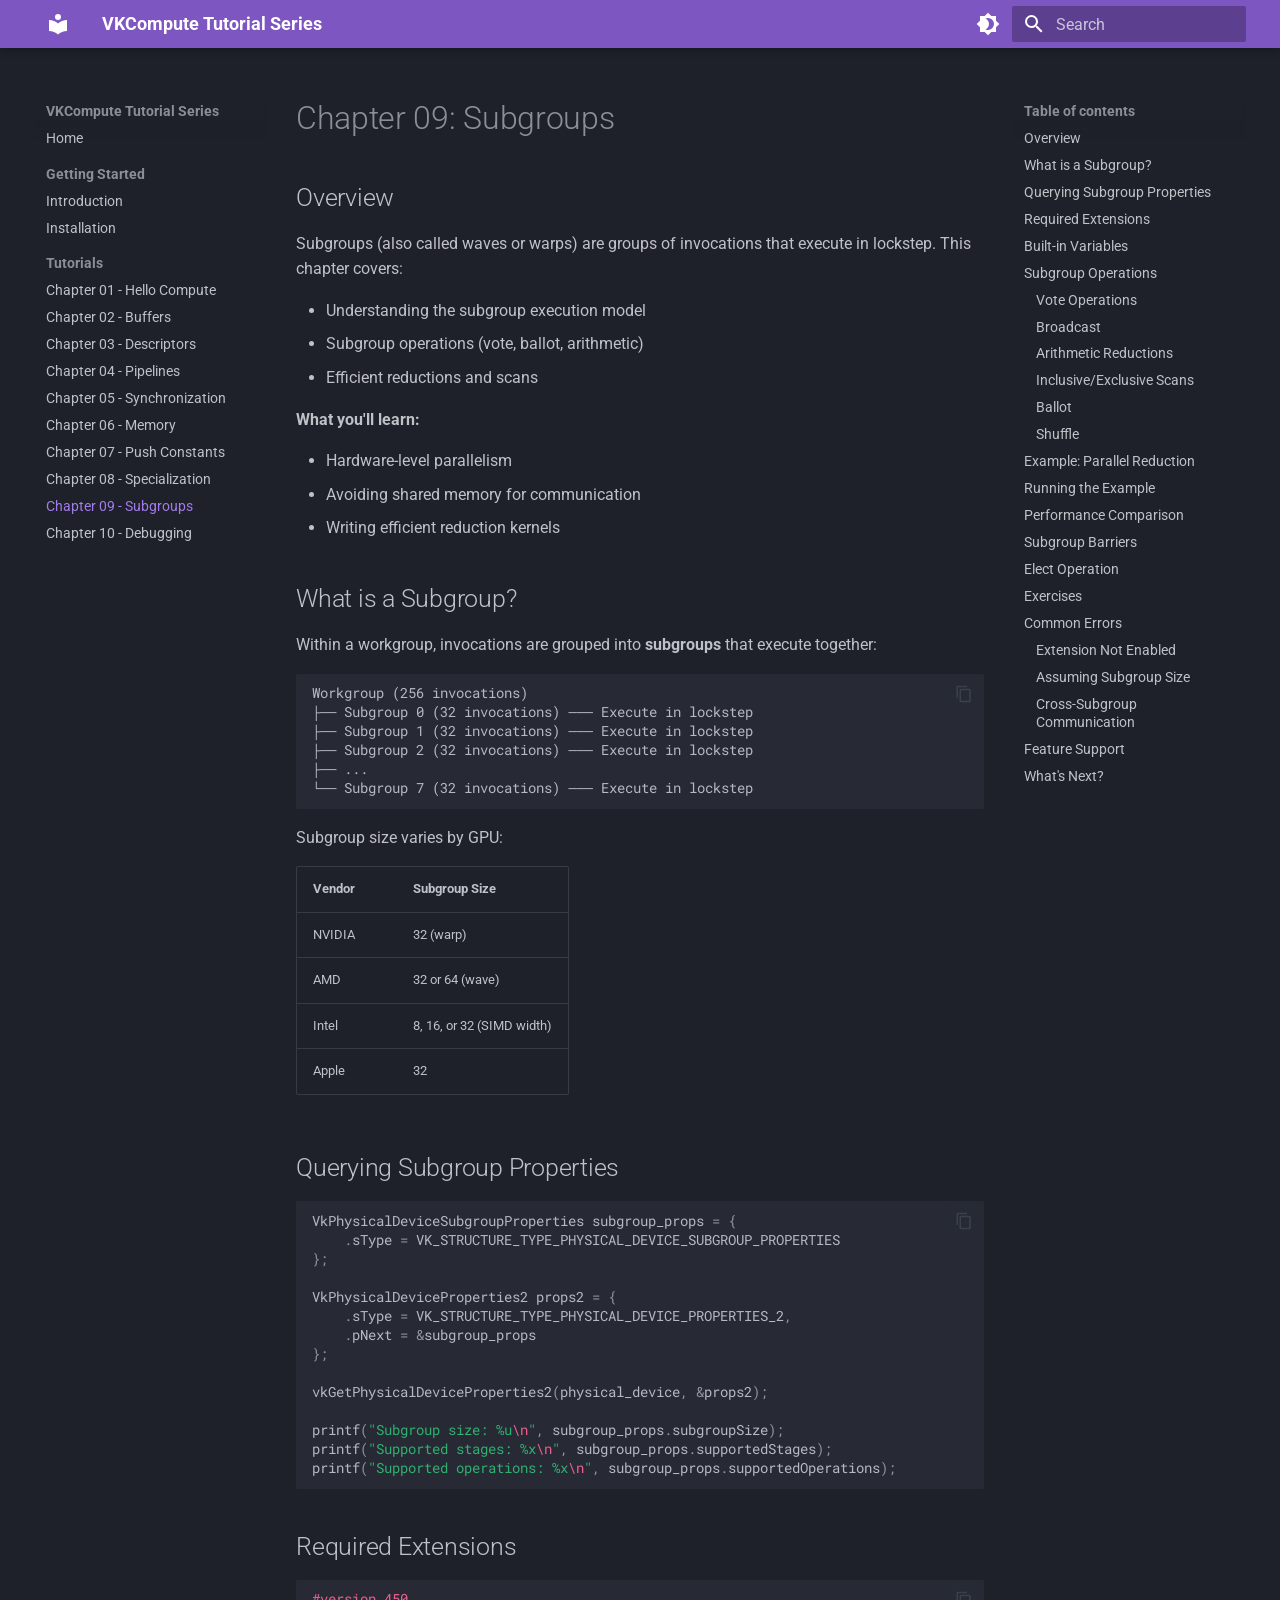
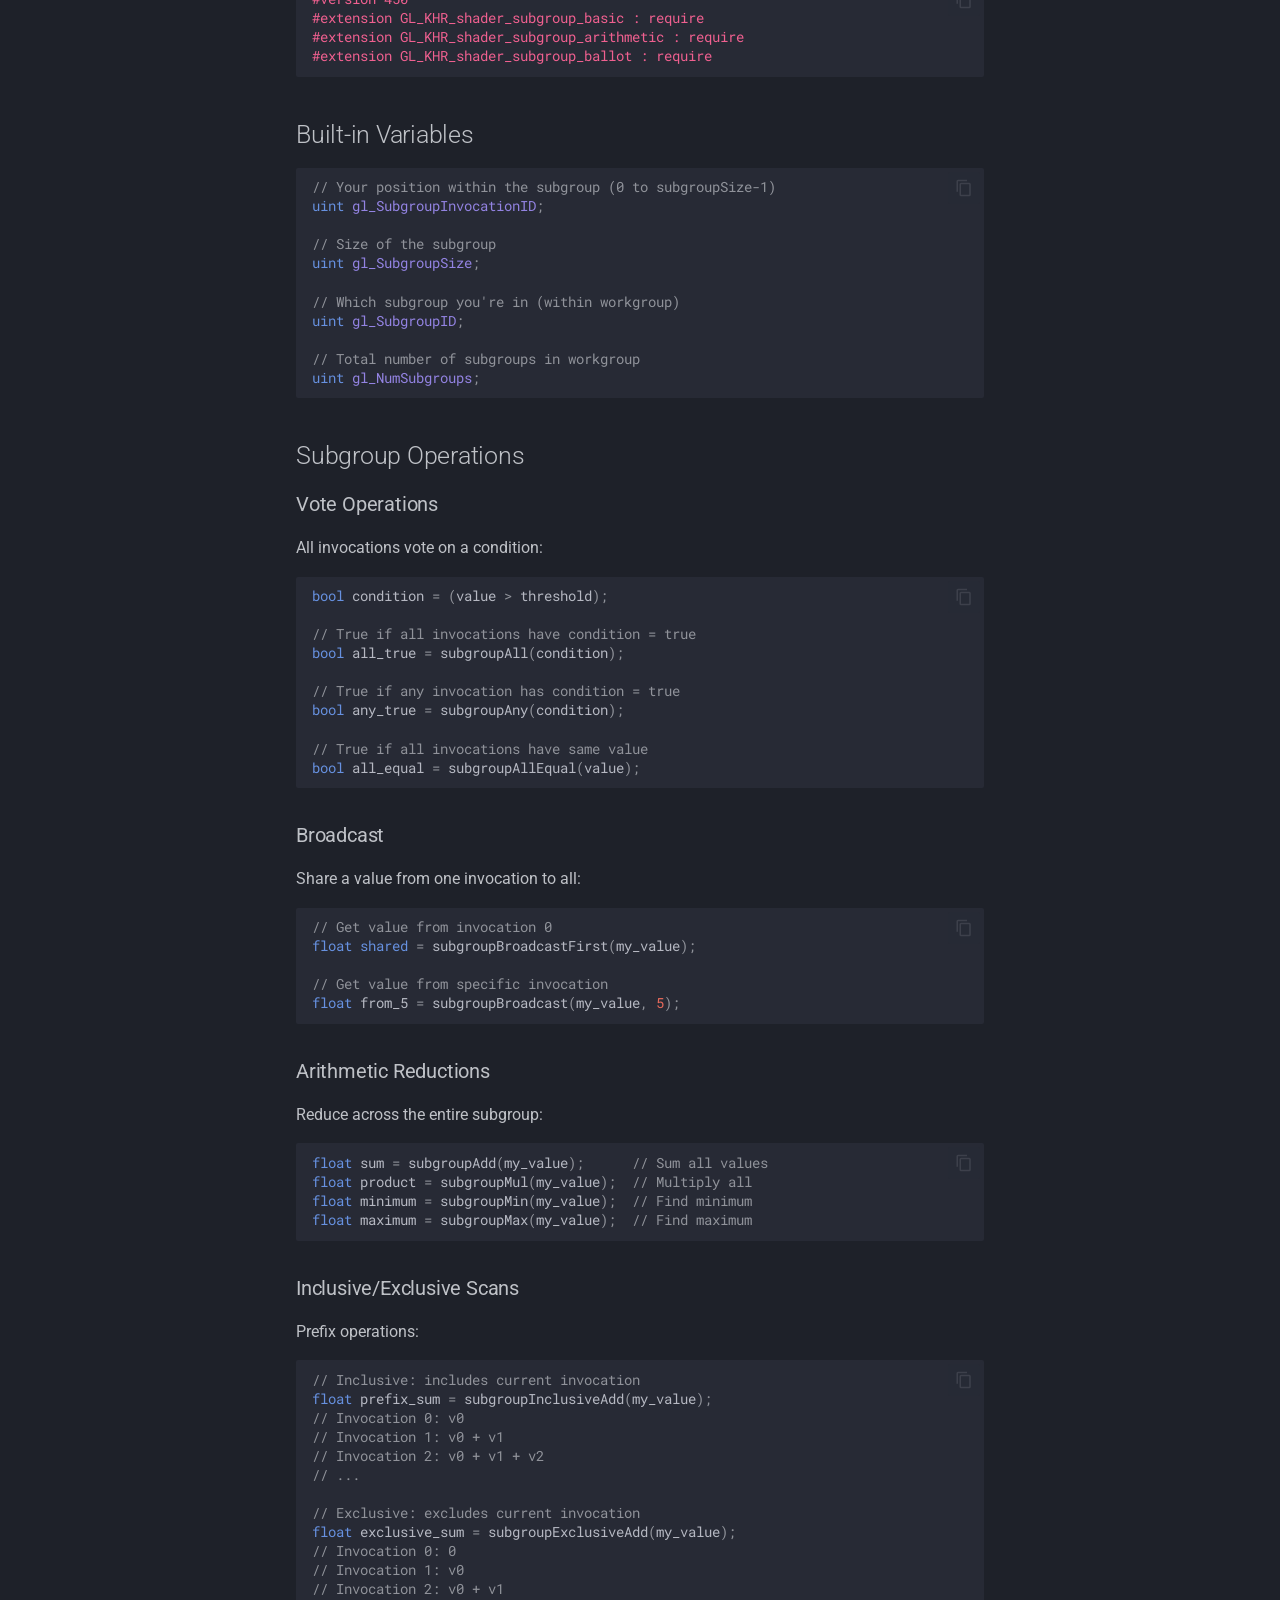
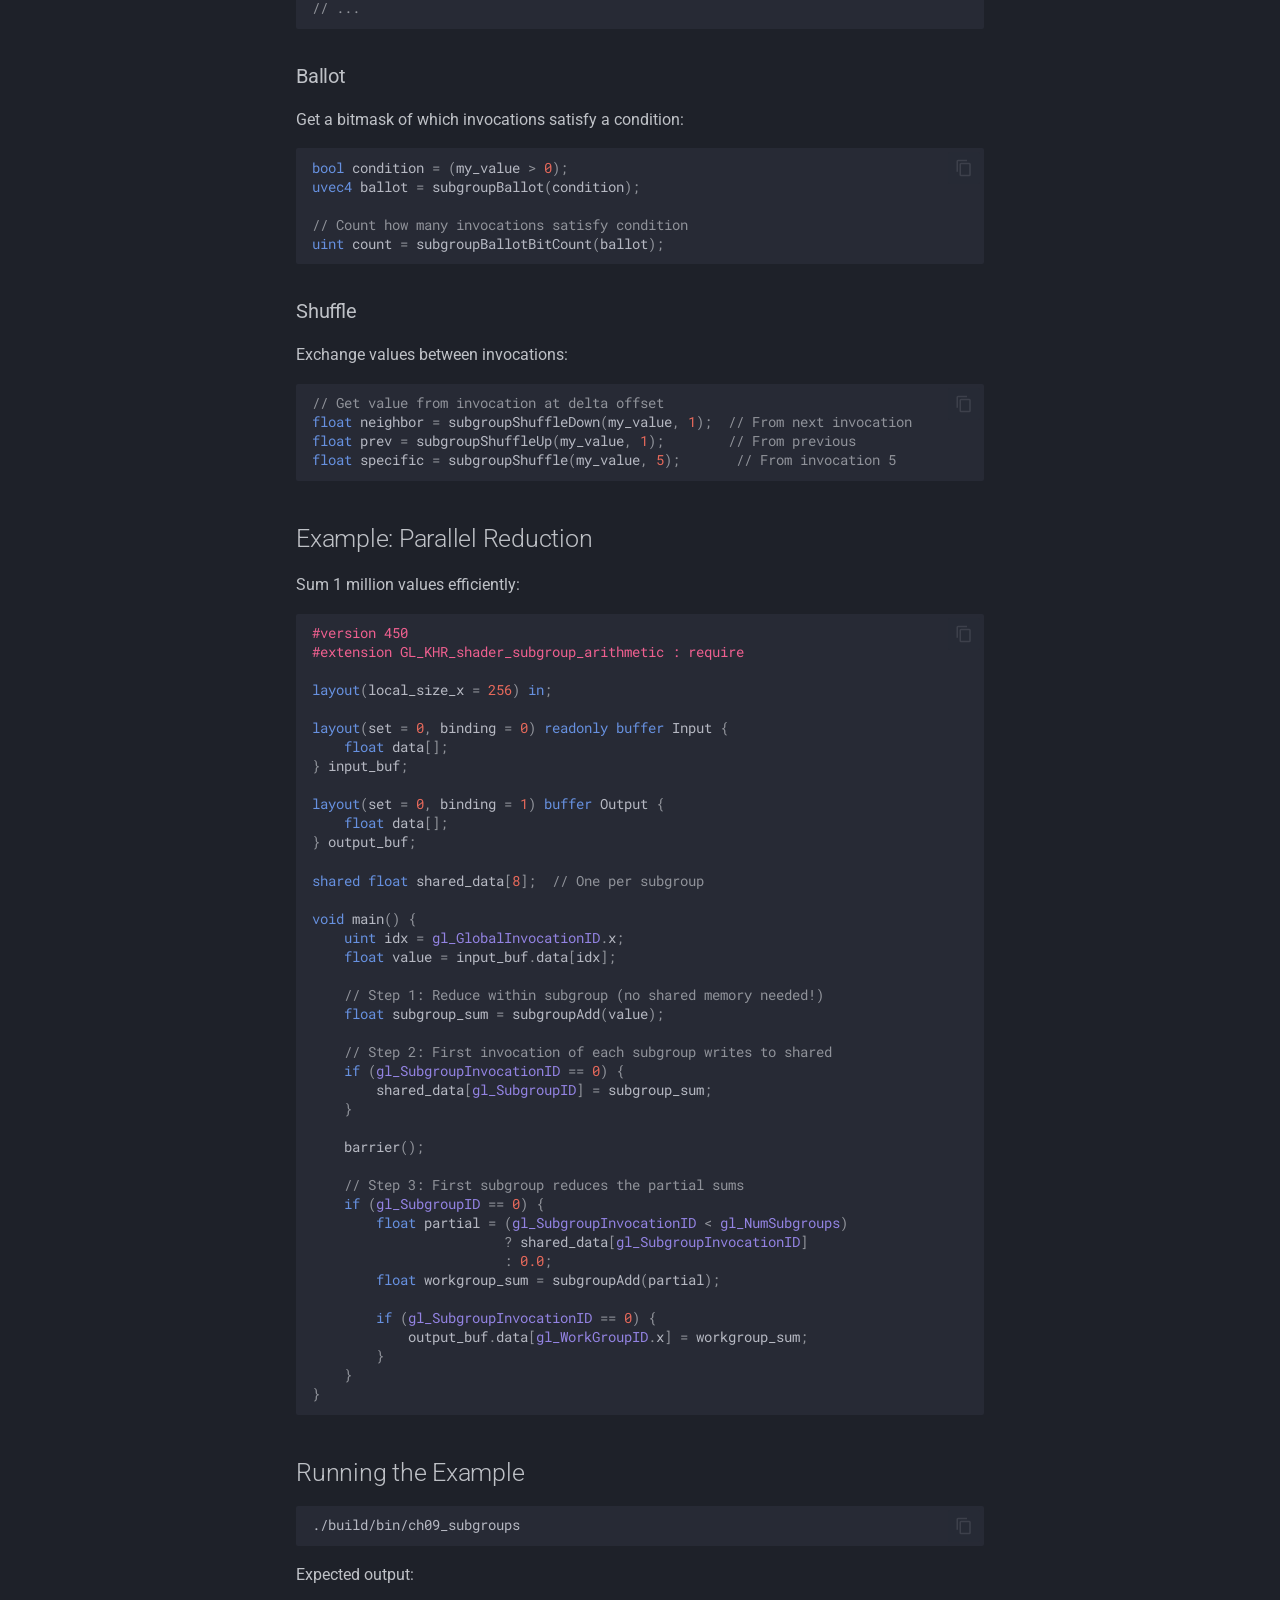
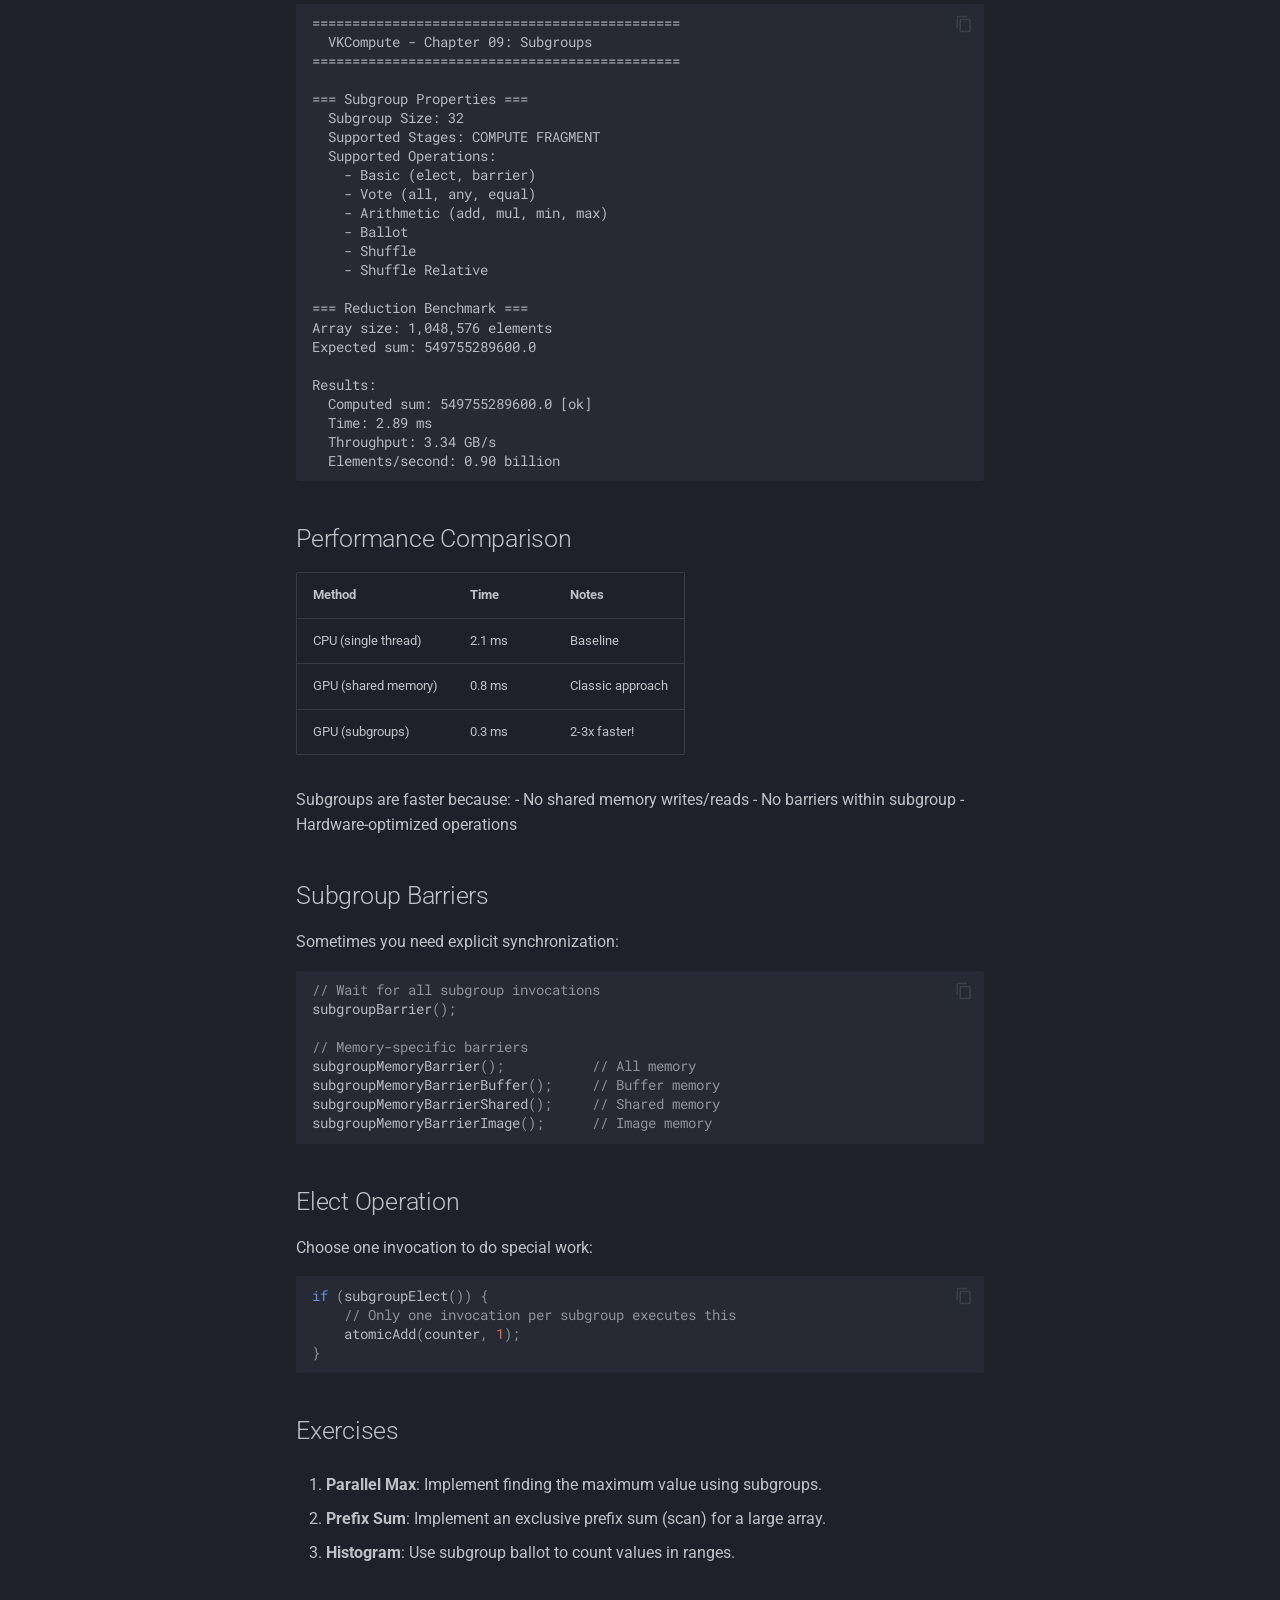
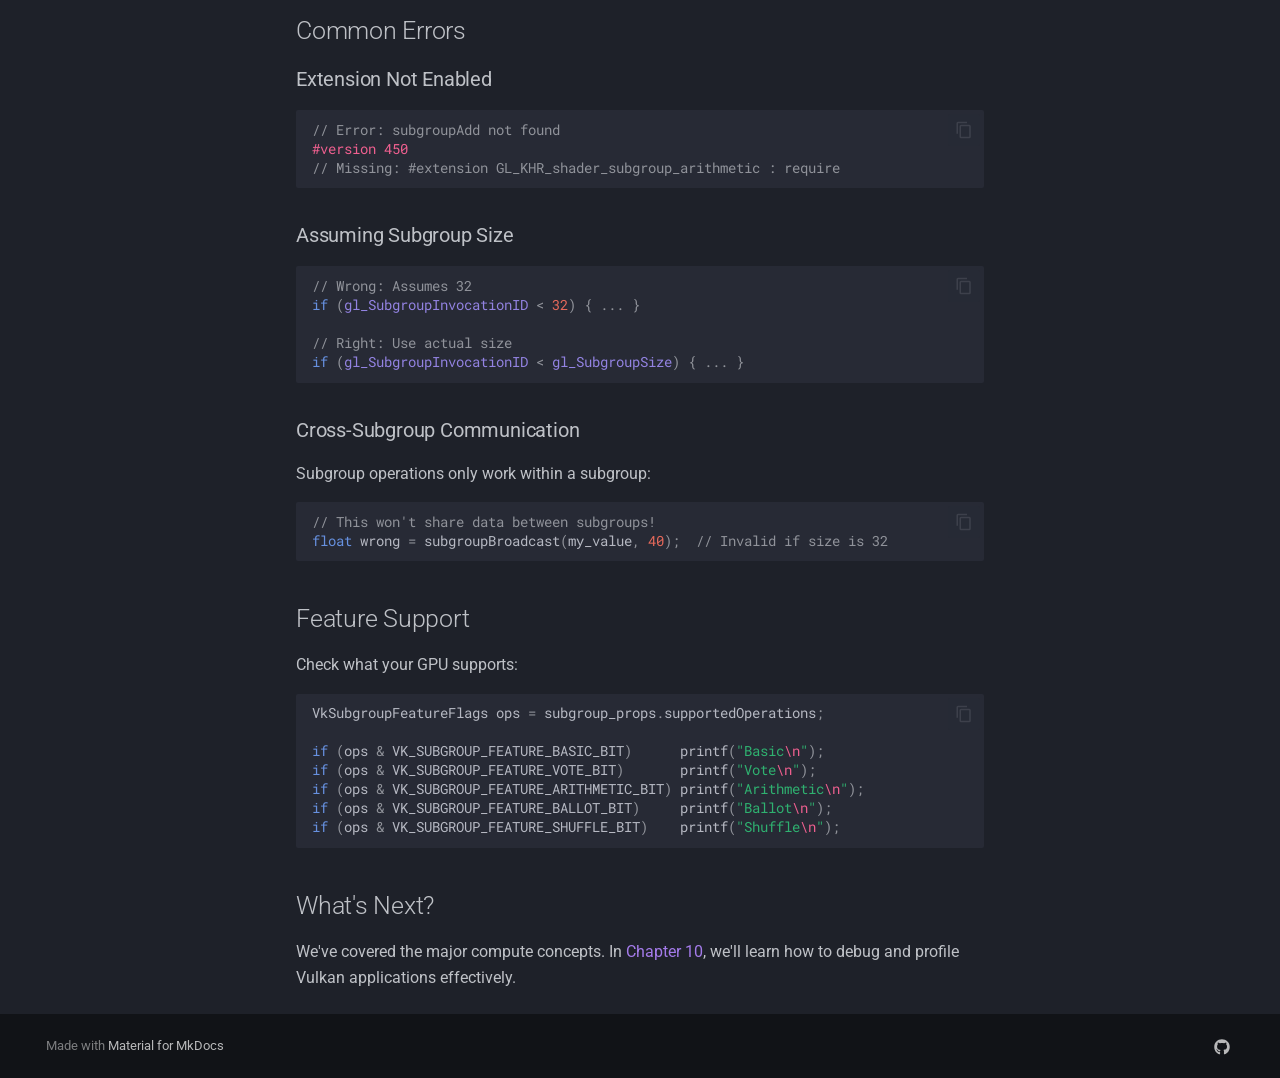
<file: docs/site/chapters/ch09_subgroups/index.html>
<!doctype html>
<html lang="en" class="no-js">
  <head>
    
      <meta charset="utf-8">
      <meta name="viewport" content="width=device-width,initial-scale=1">
      
        <meta name="description" content="Learn Vulkan Compute from scratch with practical examples">
      
      
        <meta name="author" content="VKCompute">
      
      
      
        <link rel="prev" href="../ch08_specialization/">
      
      
        <link rel="next" href="../ch10_debugging/">
      
      
        
      
      
      <link rel="icon" href="../../assets/images/favicon.png">
      <meta name="generator" content="mkdocs-1.6.1, mkdocs-material-9.7.1">
    
    
      
        <title>Chapter 09 - Subgroups - VKCompute Tutorial Series</title>
      
    
    
      <link rel="stylesheet" href="../../assets/stylesheets/main.484c7ddc.min.css">
      
        
        <link rel="stylesheet" href="../../assets/stylesheets/palette.ab4e12ef.min.css">
      
      


    
    
      
    
    
      
        
        
        <link rel="preconnect" href="https://fonts.gstatic.com" crossorigin>
        <link rel="stylesheet" href="https://fonts.googleapis.com/css?family=Roboto:300,300i,400,400i,700,700i%7CRoboto+Mono:400,400i,700,700i&display=fallback">
        <style>:root{--md-text-font:"Roboto";--md-code-font:"Roboto Mono"}</style>
      
    
    
    <script>__md_scope=new URL("../..",location),__md_hash=e=>[...e].reduce(((e,_)=>(e<<5)-e+_.charCodeAt(0)),0),__md_get=(e,_=localStorage,t=__md_scope)=>JSON.parse(_.getItem(t.pathname+"."+e)),__md_set=(e,_,t=localStorage,a=__md_scope)=>{try{t.setItem(a.pathname+"."+e,JSON.stringify(_))}catch(e){}}</script>
    
      

    
    
  </head>
  
  
    
    
      
    
    
    
    
    <body dir="ltr" data-md-color-scheme="slate" data-md-color-primary="deep-purple" data-md-color-accent="amber">
  
    
    <input class="md-toggle" data-md-toggle="drawer" type="checkbox" id="__drawer" autocomplete="off">
    <input class="md-toggle" data-md-toggle="search" type="checkbox" id="__search" autocomplete="off">
    <label class="md-overlay" for="__drawer"></label>
    <div data-md-component="skip">
      
        
        <a href="#chapter-09-subgroups" class="md-skip">
          Skip to content
        </a>
      
    </div>
    <div data-md-component="announce">
      
    </div>
    
    
      

  

<header class="md-header md-header--shadow" data-md-component="header">
  <nav class="md-header__inner md-grid" aria-label="Header">
    <a href="../.." title="VKCompute Tutorial Series" class="md-header__button md-logo" aria-label="VKCompute Tutorial Series" data-md-component="logo">
      
  
  <svg xmlns="http://www.w3.org/2000/svg" viewBox="0 0 24 24"><path d="M12 8a3 3 0 0 0 3-3 3 3 0 0 0-3-3 3 3 0 0 0-3 3 3 3 0 0 0 3 3m0 3.54C9.64 9.35 6.5 8 3 8v11c3.5 0 6.64 1.35 9 3.54 2.36-2.19 5.5-3.54 9-3.54V8c-3.5 0-6.64 1.35-9 3.54"/></svg>

    </a>
    <label class="md-header__button md-icon" for="__drawer">
      
      <svg xmlns="http://www.w3.org/2000/svg" viewBox="0 0 24 24"><path d="M3 6h18v2H3zm0 5h18v2H3zm0 5h18v2H3z"/></svg>
    </label>
    <div class="md-header__title" data-md-component="header-title">
      <div class="md-header__ellipsis">
        <div class="md-header__topic">
          <span class="md-ellipsis">
            VKCompute Tutorial Series
          </span>
        </div>
        <div class="md-header__topic" data-md-component="header-topic">
          <span class="md-ellipsis">
            
              Chapter 09 - Subgroups
            
          </span>
        </div>
      </div>
    </div>
    
      
        <form class="md-header__option" data-md-component="palette">
  
    
    
    
    <input class="md-option" data-md-color-media="" data-md-color-scheme="slate" data-md-color-primary="deep-purple" data-md-color-accent="amber"  aria-label="Switch to light mode"  type="radio" name="__palette" id="__palette_0">
    
      <label class="md-header__button md-icon" title="Switch to light mode" for="__palette_1" hidden>
        <svg xmlns="http://www.w3.org/2000/svg" viewBox="0 0 24 24"><path d="M12 18c-.89 0-1.74-.2-2.5-.55C11.56 16.5 13 14.42 13 12s-1.44-4.5-3.5-5.45C10.26 6.2 11.11 6 12 6a6 6 0 0 1 6 6 6 6 0 0 1-6 6m8-9.31V4h-4.69L12 .69 8.69 4H4v4.69L.69 12 4 15.31V20h4.69L12 23.31 15.31 20H20v-4.69L23.31 12z"/></svg>
      </label>
    
  
    
    
    
    <input class="md-option" data-md-color-media="" data-md-color-scheme="default" data-md-color-primary="deep-purple" data-md-color-accent="amber"  aria-label="Switch to dark mode"  type="radio" name="__palette" id="__palette_1">
    
      <label class="md-header__button md-icon" title="Switch to dark mode" for="__palette_0" hidden>
        <svg xmlns="http://www.w3.org/2000/svg" viewBox="0 0 24 24"><path d="M12 8a4 4 0 0 0-4 4 4 4 0 0 0 4 4 4 4 0 0 0 4-4 4 4 0 0 0-4-4m0 10a6 6 0 0 1-6-6 6 6 0 0 1 6-6 6 6 0 0 1 6 6 6 6 0 0 1-6 6m8-9.31V4h-4.69L12 .69 8.69 4H4v4.69L.69 12 4 15.31V20h4.69L12 23.31 15.31 20H20v-4.69L23.31 12z"/></svg>
      </label>
    
  
</form>
      
    
    
      <script>var palette=__md_get("__palette");if(palette&&palette.color){if("(prefers-color-scheme)"===palette.color.media){var media=matchMedia("(prefers-color-scheme: light)"),input=document.querySelector(media.matches?"[data-md-color-media='(prefers-color-scheme: light)']":"[data-md-color-media='(prefers-color-scheme: dark)']");palette.color.media=input.getAttribute("data-md-color-media"),palette.color.scheme=input.getAttribute("data-md-color-scheme"),palette.color.primary=input.getAttribute("data-md-color-primary"),palette.color.accent=input.getAttribute("data-md-color-accent")}for(var[key,value]of Object.entries(palette.color))document.body.setAttribute("data-md-color-"+key,value)}</script>
    
    
    
      
      
        <label class="md-header__button md-icon" for="__search">
          
          <svg xmlns="http://www.w3.org/2000/svg" viewBox="0 0 24 24"><path d="M9.5 3A6.5 6.5 0 0 1 16 9.5c0 1.61-.59 3.09-1.56 4.23l.27.27h.79l5 5-1.5 1.5-5-5v-.79l-.27-.27A6.52 6.52 0 0 1 9.5 16 6.5 6.5 0 0 1 3 9.5 6.5 6.5 0 0 1 9.5 3m0 2C7 5 5 7 5 9.5S7 14 9.5 14 14 12 14 9.5 12 5 9.5 5"/></svg>
        </label>
        <div class="md-search" data-md-component="search" role="dialog">
  <label class="md-search__overlay" for="__search"></label>
  <div class="md-search__inner" role="search">
    <form class="md-search__form" name="search">
      <input type="text" class="md-search__input" name="query" aria-label="Search" placeholder="Search" autocapitalize="off" autocorrect="off" autocomplete="off" spellcheck="false" data-md-component="search-query" required>
      <label class="md-search__icon md-icon" for="__search">
        
        <svg xmlns="http://www.w3.org/2000/svg" viewBox="0 0 24 24"><path d="M9.5 3A6.5 6.5 0 0 1 16 9.5c0 1.61-.59 3.09-1.56 4.23l.27.27h.79l5 5-1.5 1.5-5-5v-.79l-.27-.27A6.52 6.52 0 0 1 9.5 16 6.5 6.5 0 0 1 3 9.5 6.5 6.5 0 0 1 9.5 3m0 2C7 5 5 7 5 9.5S7 14 9.5 14 14 12 14 9.5 12 5 9.5 5"/></svg>
        
        <svg xmlns="http://www.w3.org/2000/svg" viewBox="0 0 24 24"><path d="M20 11v2H8l5.5 5.5-1.42 1.42L4.16 12l7.92-7.92L13.5 5.5 8 11z"/></svg>
      </label>
      <nav class="md-search__options" aria-label="Search">
        
        <button type="reset" class="md-search__icon md-icon" title="Clear" aria-label="Clear" tabindex="-1">
          
          <svg xmlns="http://www.w3.org/2000/svg" viewBox="0 0 24 24"><path d="M19 6.41 17.59 5 12 10.59 6.41 5 5 6.41 10.59 12 5 17.59 6.41 19 12 13.41 17.59 19 19 17.59 13.41 12z"/></svg>
        </button>
      </nav>
      
    </form>
    <div class="md-search__output">
      <div class="md-search__scrollwrap" tabindex="0" data-md-scrollfix>
        <div class="md-search-result" data-md-component="search-result">
          <div class="md-search-result__meta">
            Initializing search
          </div>
          <ol class="md-search-result__list" role="presentation"></ol>
        </div>
      </div>
    </div>
  </div>
</div>
      
    
    
  </nav>
  
</header>
    
    <div class="md-container" data-md-component="container">
      
      
        
          
        
      
      <main class="md-main" data-md-component="main">
        <div class="md-main__inner md-grid">
          
            
              
              <div class="md-sidebar md-sidebar--primary" data-md-component="sidebar" data-md-type="navigation" >
                <div class="md-sidebar__scrollwrap">
                  <div class="md-sidebar__inner">
                    



<nav class="md-nav md-nav--primary" aria-label="Navigation" data-md-level="0">
  <label class="md-nav__title" for="__drawer">
    <a href="../.." title="VKCompute Tutorial Series" class="md-nav__button md-logo" aria-label="VKCompute Tutorial Series" data-md-component="logo">
      
  
  <svg xmlns="http://www.w3.org/2000/svg" viewBox="0 0 24 24"><path d="M12 8a3 3 0 0 0 3-3 3 3 0 0 0-3-3 3 3 0 0 0-3 3 3 3 0 0 0 3 3m0 3.54C9.64 9.35 6.5 8 3 8v11c3.5 0 6.64 1.35 9 3.54 2.36-2.19 5.5-3.54 9-3.54V8c-3.5 0-6.64 1.35-9 3.54"/></svg>

    </a>
    VKCompute Tutorial Series
  </label>
  
  <ul class="md-nav__list" data-md-scrollfix>
    
      
      
  
  
  
  
    <li class="md-nav__item">
      <a href="../.." class="md-nav__link">
        
  
  
  <span class="md-ellipsis">
    
  
    Home
  

    
  </span>
  
  

      </a>
    </li>
  

    
      
      
  
  
  
  
    
    
    
    
      
        
        
      
    
    
    <li class="md-nav__item md-nav__item--section md-nav__item--nested">
      
        
        
          
        
        <input class="md-nav__toggle md-toggle md-toggle--indeterminate" type="checkbox" id="__nav_2" >
        
          
          <label class="md-nav__link" for="__nav_2" id="__nav_2_label" tabindex="">
            
  
  
  <span class="md-ellipsis">
    
  
    Getting Started
  

    
  </span>
  
  

            <span class="md-nav__icon md-icon"></span>
          </label>
        
        <nav class="md-nav" data-md-level="1" aria-labelledby="__nav_2_label" aria-expanded="false">
          <label class="md-nav__title" for="__nav_2">
            <span class="md-nav__icon md-icon"></span>
            
  
    Getting Started
  

          </label>
          <ul class="md-nav__list" data-md-scrollfix>
            
              
                
  
  
  
  
    <li class="md-nav__item">
      <a href="../../introduction/" class="md-nav__link">
        
  
  
  <span class="md-ellipsis">
    
  
    Introduction
  

    
  </span>
  
  

      </a>
    </li>
  

              
            
              
                
  
  
  
  
    <li class="md-nav__item">
      <a href="../../installation/" class="md-nav__link">
        
  
  
  <span class="md-ellipsis">
    
  
    Installation
  

    
  </span>
  
  

      </a>
    </li>
  

              
            
          </ul>
        </nav>
      
    </li>
  

    
      
      
  
  
    
  
  
  
    
    
    
    
      
        
        
      
    
    
    <li class="md-nav__item md-nav__item--active md-nav__item--section md-nav__item--nested">
      
        
        
        <input class="md-nav__toggle md-toggle " type="checkbox" id="__nav_3" checked>
        
          
          <label class="md-nav__link" for="__nav_3" id="__nav_3_label" tabindex="">
            
  
  
  <span class="md-ellipsis">
    
  
    Tutorials
  

    
  </span>
  
  

            <span class="md-nav__icon md-icon"></span>
          </label>
        
        <nav class="md-nav" data-md-level="1" aria-labelledby="__nav_3_label" aria-expanded="true">
          <label class="md-nav__title" for="__nav_3">
            <span class="md-nav__icon md-icon"></span>
            
  
    Tutorials
  

          </label>
          <ul class="md-nav__list" data-md-scrollfix>
            
              
                
  
  
  
  
    <li class="md-nav__item">
      <a href="../ch01_hello_compute/" class="md-nav__link">
        
  
  
  <span class="md-ellipsis">
    
  
    Chapter 01 - Hello Compute
  

    
  </span>
  
  

      </a>
    </li>
  

              
            
              
                
  
  
  
  
    <li class="md-nav__item">
      <a href="../ch02_buffers/" class="md-nav__link">
        
  
  
  <span class="md-ellipsis">
    
  
    Chapter 02 - Buffers
  

    
  </span>
  
  

      </a>
    </li>
  

              
            
              
                
  
  
  
  
    <li class="md-nav__item">
      <a href="../ch03_descriptors/" class="md-nav__link">
        
  
  
  <span class="md-ellipsis">
    
  
    Chapter 03 - Descriptors
  

    
  </span>
  
  

      </a>
    </li>
  

              
            
              
                
  
  
  
  
    <li class="md-nav__item">
      <a href="../ch04_pipelines/" class="md-nav__link">
        
  
  
  <span class="md-ellipsis">
    
  
    Chapter 04 - Pipelines
  

    
  </span>
  
  

      </a>
    </li>
  

              
            
              
                
  
  
  
  
    <li class="md-nav__item">
      <a href="../ch05_synchronization/" class="md-nav__link">
        
  
  
  <span class="md-ellipsis">
    
  
    Chapter 05 - Synchronization
  

    
  </span>
  
  

      </a>
    </li>
  

              
            
              
                
  
  
  
  
    <li class="md-nav__item">
      <a href="../ch06_memory/" class="md-nav__link">
        
  
  
  <span class="md-ellipsis">
    
  
    Chapter 06 - Memory
  

    
  </span>
  
  

      </a>
    </li>
  

              
            
              
                
  
  
  
  
    <li class="md-nav__item">
      <a href="../ch07_push_constants/" class="md-nav__link">
        
  
  
  <span class="md-ellipsis">
    
  
    Chapter 07 - Push Constants
  

    
  </span>
  
  

      </a>
    </li>
  

              
            
              
                
  
  
  
  
    <li class="md-nav__item">
      <a href="../ch08_specialization/" class="md-nav__link">
        
  
  
  <span class="md-ellipsis">
    
  
    Chapter 08 - Specialization
  

    
  </span>
  
  

      </a>
    </li>
  

              
            
              
                
  
  
    
  
  
  
    <li class="md-nav__item md-nav__item--active">
      
      <input class="md-nav__toggle md-toggle" type="checkbox" id="__toc">
      
      
        
      
      
        <label class="md-nav__link md-nav__link--active" for="__toc">
          
  
  
  <span class="md-ellipsis">
    
  
    Chapter 09 - Subgroups
  

    
  </span>
  
  

          <span class="md-nav__icon md-icon"></span>
        </label>
      
      <a href="./" class="md-nav__link md-nav__link--active">
        
  
  
  <span class="md-ellipsis">
    
  
    Chapter 09 - Subgroups
  

    
  </span>
  
  

      </a>
      
        

<nav class="md-nav md-nav--secondary" aria-label="Table of contents">
  
  
  
    
  
  
    <label class="md-nav__title" for="__toc">
      <span class="md-nav__icon md-icon"></span>
      Table of contents
    </label>
    <ul class="md-nav__list" data-md-component="toc" data-md-scrollfix>
      
        <li class="md-nav__item">
  <a href="#overview" class="md-nav__link">
    <span class="md-ellipsis">
      
        Overview
      
    </span>
  </a>
  
</li>
      
        <li class="md-nav__item">
  <a href="#what-is-a-subgroup" class="md-nav__link">
    <span class="md-ellipsis">
      
        What is a Subgroup?
      
    </span>
  </a>
  
</li>
      
        <li class="md-nav__item">
  <a href="#querying-subgroup-properties" class="md-nav__link">
    <span class="md-ellipsis">
      
        Querying Subgroup Properties
      
    </span>
  </a>
  
</li>
      
        <li class="md-nav__item">
  <a href="#required-extensions" class="md-nav__link">
    <span class="md-ellipsis">
      
        Required Extensions
      
    </span>
  </a>
  
</li>
      
        <li class="md-nav__item">
  <a href="#built-in-variables" class="md-nav__link">
    <span class="md-ellipsis">
      
        Built-in Variables
      
    </span>
  </a>
  
</li>
      
        <li class="md-nav__item">
  <a href="#subgroup-operations" class="md-nav__link">
    <span class="md-ellipsis">
      
        Subgroup Operations
      
    </span>
  </a>
  
    <nav class="md-nav" aria-label="Subgroup Operations">
      <ul class="md-nav__list">
        
          <li class="md-nav__item">
  <a href="#vote-operations" class="md-nav__link">
    <span class="md-ellipsis">
      
        Vote Operations
      
    </span>
  </a>
  
</li>
        
          <li class="md-nav__item">
  <a href="#broadcast" class="md-nav__link">
    <span class="md-ellipsis">
      
        Broadcast
      
    </span>
  </a>
  
</li>
        
          <li class="md-nav__item">
  <a href="#arithmetic-reductions" class="md-nav__link">
    <span class="md-ellipsis">
      
        Arithmetic Reductions
      
    </span>
  </a>
  
</li>
        
          <li class="md-nav__item">
  <a href="#inclusiveexclusive-scans" class="md-nav__link">
    <span class="md-ellipsis">
      
        Inclusive/Exclusive Scans
      
    </span>
  </a>
  
</li>
        
          <li class="md-nav__item">
  <a href="#ballot" class="md-nav__link">
    <span class="md-ellipsis">
      
        Ballot
      
    </span>
  </a>
  
</li>
        
          <li class="md-nav__item">
  <a href="#shuffle" class="md-nav__link">
    <span class="md-ellipsis">
      
        Shuffle
      
    </span>
  </a>
  
</li>
        
      </ul>
    </nav>
  
</li>
      
        <li class="md-nav__item">
  <a href="#example-parallel-reduction" class="md-nav__link">
    <span class="md-ellipsis">
      
        Example: Parallel Reduction
      
    </span>
  </a>
  
</li>
      
        <li class="md-nav__item">
  <a href="#running-the-example" class="md-nav__link">
    <span class="md-ellipsis">
      
        Running the Example
      
    </span>
  </a>
  
</li>
      
        <li class="md-nav__item">
  <a href="#performance-comparison" class="md-nav__link">
    <span class="md-ellipsis">
      
        Performance Comparison
      
    </span>
  </a>
  
</li>
      
        <li class="md-nav__item">
  <a href="#subgroup-barriers" class="md-nav__link">
    <span class="md-ellipsis">
      
        Subgroup Barriers
      
    </span>
  </a>
  
</li>
      
        <li class="md-nav__item">
  <a href="#elect-operation" class="md-nav__link">
    <span class="md-ellipsis">
      
        Elect Operation
      
    </span>
  </a>
  
</li>
      
        <li class="md-nav__item">
  <a href="#exercises" class="md-nav__link">
    <span class="md-ellipsis">
      
        Exercises
      
    </span>
  </a>
  
</li>
      
        <li class="md-nav__item">
  <a href="#common-errors" class="md-nav__link">
    <span class="md-ellipsis">
      
        Common Errors
      
    </span>
  </a>
  
    <nav class="md-nav" aria-label="Common Errors">
      <ul class="md-nav__list">
        
          <li class="md-nav__item">
  <a href="#extension-not-enabled" class="md-nav__link">
    <span class="md-ellipsis">
      
        Extension Not Enabled
      
    </span>
  </a>
  
</li>
        
          <li class="md-nav__item">
  <a href="#assuming-subgroup-size" class="md-nav__link">
    <span class="md-ellipsis">
      
        Assuming Subgroup Size
      
    </span>
  </a>
  
</li>
        
          <li class="md-nav__item">
  <a href="#cross-subgroup-communication" class="md-nav__link">
    <span class="md-ellipsis">
      
        Cross-Subgroup Communication
      
    </span>
  </a>
  
</li>
        
      </ul>
    </nav>
  
</li>
      
        <li class="md-nav__item">
  <a href="#feature-support" class="md-nav__link">
    <span class="md-ellipsis">
      
        Feature Support
      
    </span>
  </a>
  
</li>
      
        <li class="md-nav__item">
  <a href="#whats-next" class="md-nav__link">
    <span class="md-ellipsis">
      
        What's Next?
      
    </span>
  </a>
  
</li>
      
    </ul>
  
</nav>
      
    </li>
  

              
            
              
                
  
  
  
  
    <li class="md-nav__item">
      <a href="../ch10_debugging/" class="md-nav__link">
        
  
  
  <span class="md-ellipsis">
    
  
    Chapter 10 - Debugging
  

    
  </span>
  
  

      </a>
    </li>
  

              
            
          </ul>
        </nav>
      
    </li>
  

    
  </ul>
</nav>
                  </div>
                </div>
              </div>
            
            
              
              <div class="md-sidebar md-sidebar--secondary" data-md-component="sidebar" data-md-type="toc" >
                <div class="md-sidebar__scrollwrap">
                  <div class="md-sidebar__inner">
                    

<nav class="md-nav md-nav--secondary" aria-label="Table of contents">
  
  
  
    
  
  
    <label class="md-nav__title" for="__toc">
      <span class="md-nav__icon md-icon"></span>
      Table of contents
    </label>
    <ul class="md-nav__list" data-md-component="toc" data-md-scrollfix>
      
        <li class="md-nav__item">
  <a href="#overview" class="md-nav__link">
    <span class="md-ellipsis">
      
        Overview
      
    </span>
  </a>
  
</li>
      
        <li class="md-nav__item">
  <a href="#what-is-a-subgroup" class="md-nav__link">
    <span class="md-ellipsis">
      
        What is a Subgroup?
      
    </span>
  </a>
  
</li>
      
        <li class="md-nav__item">
  <a href="#querying-subgroup-properties" class="md-nav__link">
    <span class="md-ellipsis">
      
        Querying Subgroup Properties
      
    </span>
  </a>
  
</li>
      
        <li class="md-nav__item">
  <a href="#required-extensions" class="md-nav__link">
    <span class="md-ellipsis">
      
        Required Extensions
      
    </span>
  </a>
  
</li>
      
        <li class="md-nav__item">
  <a href="#built-in-variables" class="md-nav__link">
    <span class="md-ellipsis">
      
        Built-in Variables
      
    </span>
  </a>
  
</li>
      
        <li class="md-nav__item">
  <a href="#subgroup-operations" class="md-nav__link">
    <span class="md-ellipsis">
      
        Subgroup Operations
      
    </span>
  </a>
  
    <nav class="md-nav" aria-label="Subgroup Operations">
      <ul class="md-nav__list">
        
          <li class="md-nav__item">
  <a href="#vote-operations" class="md-nav__link">
    <span class="md-ellipsis">
      
        Vote Operations
      
    </span>
  </a>
  
</li>
        
          <li class="md-nav__item">
  <a href="#broadcast" class="md-nav__link">
    <span class="md-ellipsis">
      
        Broadcast
      
    </span>
  </a>
  
</li>
        
          <li class="md-nav__item">
  <a href="#arithmetic-reductions" class="md-nav__link">
    <span class="md-ellipsis">
      
        Arithmetic Reductions
      
    </span>
  </a>
  
</li>
        
          <li class="md-nav__item">
  <a href="#inclusiveexclusive-scans" class="md-nav__link">
    <span class="md-ellipsis">
      
        Inclusive/Exclusive Scans
      
    </span>
  </a>
  
</li>
        
          <li class="md-nav__item">
  <a href="#ballot" class="md-nav__link">
    <span class="md-ellipsis">
      
        Ballot
      
    </span>
  </a>
  
</li>
        
          <li class="md-nav__item">
  <a href="#shuffle" class="md-nav__link">
    <span class="md-ellipsis">
      
        Shuffle
      
    </span>
  </a>
  
</li>
        
      </ul>
    </nav>
  
</li>
      
        <li class="md-nav__item">
  <a href="#example-parallel-reduction" class="md-nav__link">
    <span class="md-ellipsis">
      
        Example: Parallel Reduction
      
    </span>
  </a>
  
</li>
      
        <li class="md-nav__item">
  <a href="#running-the-example" class="md-nav__link">
    <span class="md-ellipsis">
      
        Running the Example
      
    </span>
  </a>
  
</li>
      
        <li class="md-nav__item">
  <a href="#performance-comparison" class="md-nav__link">
    <span class="md-ellipsis">
      
        Performance Comparison
      
    </span>
  </a>
  
</li>
      
        <li class="md-nav__item">
  <a href="#subgroup-barriers" class="md-nav__link">
    <span class="md-ellipsis">
      
        Subgroup Barriers
      
    </span>
  </a>
  
</li>
      
        <li class="md-nav__item">
  <a href="#elect-operation" class="md-nav__link">
    <span class="md-ellipsis">
      
        Elect Operation
      
    </span>
  </a>
  
</li>
      
        <li class="md-nav__item">
  <a href="#exercises" class="md-nav__link">
    <span class="md-ellipsis">
      
        Exercises
      
    </span>
  </a>
  
</li>
      
        <li class="md-nav__item">
  <a href="#common-errors" class="md-nav__link">
    <span class="md-ellipsis">
      
        Common Errors
      
    </span>
  </a>
  
    <nav class="md-nav" aria-label="Common Errors">
      <ul class="md-nav__list">
        
          <li class="md-nav__item">
  <a href="#extension-not-enabled" class="md-nav__link">
    <span class="md-ellipsis">
      
        Extension Not Enabled
      
    </span>
  </a>
  
</li>
        
          <li class="md-nav__item">
  <a href="#assuming-subgroup-size" class="md-nav__link">
    <span class="md-ellipsis">
      
        Assuming Subgroup Size
      
    </span>
  </a>
  
</li>
        
          <li class="md-nav__item">
  <a href="#cross-subgroup-communication" class="md-nav__link">
    <span class="md-ellipsis">
      
        Cross-Subgroup Communication
      
    </span>
  </a>
  
</li>
        
      </ul>
    </nav>
  
</li>
      
        <li class="md-nav__item">
  <a href="#feature-support" class="md-nav__link">
    <span class="md-ellipsis">
      
        Feature Support
      
    </span>
  </a>
  
</li>
      
        <li class="md-nav__item">
  <a href="#whats-next" class="md-nav__link">
    <span class="md-ellipsis">
      
        What's Next?
      
    </span>
  </a>
  
</li>
      
    </ul>
  
</nav>
                  </div>
                </div>
              </div>
            
          
          
            <div class="md-content" data-md-component="content">
              
              <article class="md-content__inner md-typeset">
                
                  



<h1 id="chapter-09-subgroups">Chapter 09: Subgroups<a class="headerlink" href="#chapter-09-subgroups" title="Permanent link">&para;</a></h1>
<h2 id="overview">Overview<a class="headerlink" href="#overview" title="Permanent link">&para;</a></h2>
<p>Subgroups (also called waves or warps) are groups of invocations that execute in lockstep. This chapter covers:</p>
<ul>
<li>Understanding the subgroup execution model</li>
<li>Subgroup operations (vote, ballot, arithmetic)</li>
<li>Efficient reductions and scans</li>
</ul>
<p><strong>What you'll learn:</strong></p>
<ul>
<li>Hardware-level parallelism</li>
<li>Avoiding shared memory for communication</li>
<li>Writing efficient reduction kernels</li>
</ul>
<h2 id="what-is-a-subgroup">What is a Subgroup?<a class="headerlink" href="#what-is-a-subgroup" title="Permanent link">&para;</a></h2>
<p>Within a workgroup, invocations are grouped into <strong>subgroups</strong> that execute together:</p>
<div class="highlight"><pre><span></span><code><a id="__codelineno-0-1" name="__codelineno-0-1" href="#__codelineno-0-1"></a>Workgroup (256 invocations)
<a id="__codelineno-0-2" name="__codelineno-0-2" href="#__codelineno-0-2"></a>├── Subgroup 0 (32 invocations) ─── Execute in lockstep
<a id="__codelineno-0-3" name="__codelineno-0-3" href="#__codelineno-0-3"></a>├── Subgroup 1 (32 invocations) ─── Execute in lockstep
<a id="__codelineno-0-4" name="__codelineno-0-4" href="#__codelineno-0-4"></a>├── Subgroup 2 (32 invocations) ─── Execute in lockstep
<a id="__codelineno-0-5" name="__codelineno-0-5" href="#__codelineno-0-5"></a>├── ...
<a id="__codelineno-0-6" name="__codelineno-0-6" href="#__codelineno-0-6"></a>└── Subgroup 7 (32 invocations) ─── Execute in lockstep
</code></pre></div>
<p>Subgroup size varies by GPU:</p>
<table>
<thead>
<tr>
<th>Vendor</th>
<th>Subgroup Size</th>
</tr>
</thead>
<tbody>
<tr>
<td>NVIDIA</td>
<td>32 (warp)</td>
</tr>
<tr>
<td>AMD</td>
<td>32 or 64 (wave)</td>
</tr>
<tr>
<td>Intel</td>
<td>8, 16, or 32 (SIMD width)</td>
</tr>
<tr>
<td>Apple</td>
<td>32</td>
</tr>
</tbody>
</table>
<h2 id="querying-subgroup-properties">Querying Subgroup Properties<a class="headerlink" href="#querying-subgroup-properties" title="Permanent link">&para;</a></h2>
<div class="highlight"><pre><span></span><code><a id="__codelineno-1-1" name="__codelineno-1-1" href="#__codelineno-1-1"></a><span class="n">VkPhysicalDeviceSubgroupProperties</span><span class="w"> </span><span class="n">subgroup_props</span><span class="w"> </span><span class="o">=</span><span class="w"> </span><span class="p">{</span>
<a id="__codelineno-1-2" name="__codelineno-1-2" href="#__codelineno-1-2"></a><span class="w">    </span><span class="p">.</span><span class="n">sType</span><span class="w"> </span><span class="o">=</span><span class="w"> </span><span class="n">VK_STRUCTURE_TYPE_PHYSICAL_DEVICE_SUBGROUP_PROPERTIES</span>
<a id="__codelineno-1-3" name="__codelineno-1-3" href="#__codelineno-1-3"></a><span class="p">};</span>
<a id="__codelineno-1-4" name="__codelineno-1-4" href="#__codelineno-1-4"></a>
<a id="__codelineno-1-5" name="__codelineno-1-5" href="#__codelineno-1-5"></a><span class="n">VkPhysicalDeviceProperties2</span><span class="w"> </span><span class="n">props2</span><span class="w"> </span><span class="o">=</span><span class="w"> </span><span class="p">{</span>
<a id="__codelineno-1-6" name="__codelineno-1-6" href="#__codelineno-1-6"></a><span class="w">    </span><span class="p">.</span><span class="n">sType</span><span class="w"> </span><span class="o">=</span><span class="w"> </span><span class="n">VK_STRUCTURE_TYPE_PHYSICAL_DEVICE_PROPERTIES_2</span><span class="p">,</span>
<a id="__codelineno-1-7" name="__codelineno-1-7" href="#__codelineno-1-7"></a><span class="w">    </span><span class="p">.</span><span class="n">pNext</span><span class="w"> </span><span class="o">=</span><span class="w"> </span><span class="o">&amp;</span><span class="n">subgroup_props</span>
<a id="__codelineno-1-8" name="__codelineno-1-8" href="#__codelineno-1-8"></a><span class="p">};</span>
<a id="__codelineno-1-9" name="__codelineno-1-9" href="#__codelineno-1-9"></a>
<a id="__codelineno-1-10" name="__codelineno-1-10" href="#__codelineno-1-10"></a><span class="n">vkGetPhysicalDeviceProperties2</span><span class="p">(</span><span class="n">physical_device</span><span class="p">,</span><span class="w"> </span><span class="o">&amp;</span><span class="n">props2</span><span class="p">);</span>
<a id="__codelineno-1-11" name="__codelineno-1-11" href="#__codelineno-1-11"></a>
<a id="__codelineno-1-12" name="__codelineno-1-12" href="#__codelineno-1-12"></a><span class="n">printf</span><span class="p">(</span><span class="s">&quot;Subgroup size: %u</span><span class="se">\n</span><span class="s">&quot;</span><span class="p">,</span><span class="w"> </span><span class="n">subgroup_props</span><span class="p">.</span><span class="n">subgroupSize</span><span class="p">);</span>
<a id="__codelineno-1-13" name="__codelineno-1-13" href="#__codelineno-1-13"></a><span class="n">printf</span><span class="p">(</span><span class="s">&quot;Supported stages: %x</span><span class="se">\n</span><span class="s">&quot;</span><span class="p">,</span><span class="w"> </span><span class="n">subgroup_props</span><span class="p">.</span><span class="n">supportedStages</span><span class="p">);</span>
<a id="__codelineno-1-14" name="__codelineno-1-14" href="#__codelineno-1-14"></a><span class="n">printf</span><span class="p">(</span><span class="s">&quot;Supported operations: %x</span><span class="se">\n</span><span class="s">&quot;</span><span class="p">,</span><span class="w"> </span><span class="n">subgroup_props</span><span class="p">.</span><span class="n">supportedOperations</span><span class="p">);</span>
</code></pre></div>
<h2 id="required-extensions">Required Extensions<a class="headerlink" href="#required-extensions" title="Permanent link">&para;</a></h2>
<div class="highlight"><pre><span></span><code><a id="__codelineno-2-1" name="__codelineno-2-1" href="#__codelineno-2-1"></a><span class="cp">#version 450</span>
<a id="__codelineno-2-2" name="__codelineno-2-2" href="#__codelineno-2-2"></a><span class="cp">#extension GL_KHR_shader_subgroup_basic : require</span>
<a id="__codelineno-2-3" name="__codelineno-2-3" href="#__codelineno-2-3"></a><span class="cp">#extension GL_KHR_shader_subgroup_arithmetic : require</span>
<a id="__codelineno-2-4" name="__codelineno-2-4" href="#__codelineno-2-4"></a><span class="cp">#extension GL_KHR_shader_subgroup_ballot : require</span>
</code></pre></div>
<h2 id="built-in-variables">Built-in Variables<a class="headerlink" href="#built-in-variables" title="Permanent link">&para;</a></h2>
<div class="highlight"><pre><span></span><code><a id="__codelineno-3-1" name="__codelineno-3-1" href="#__codelineno-3-1"></a><span class="c1">// Your position within the subgroup (0 to subgroupSize-1)</span>
<a id="__codelineno-3-2" name="__codelineno-3-2" href="#__codelineno-3-2"></a><span class="kt">uint</span><span class="w"> </span><span class="nb">gl_SubgroupInvocationID</span><span class="p">;</span>
<a id="__codelineno-3-3" name="__codelineno-3-3" href="#__codelineno-3-3"></a>
<a id="__codelineno-3-4" name="__codelineno-3-4" href="#__codelineno-3-4"></a><span class="c1">// Size of the subgroup</span>
<a id="__codelineno-3-5" name="__codelineno-3-5" href="#__codelineno-3-5"></a><span class="kt">uint</span><span class="w"> </span><span class="nb">gl_SubgroupSize</span><span class="p">;</span>
<a id="__codelineno-3-6" name="__codelineno-3-6" href="#__codelineno-3-6"></a>
<a id="__codelineno-3-7" name="__codelineno-3-7" href="#__codelineno-3-7"></a><span class="c1">// Which subgroup you&#39;re in (within workgroup)</span>
<a id="__codelineno-3-8" name="__codelineno-3-8" href="#__codelineno-3-8"></a><span class="kt">uint</span><span class="w"> </span><span class="nb">gl_SubgroupID</span><span class="p">;</span>
<a id="__codelineno-3-9" name="__codelineno-3-9" href="#__codelineno-3-9"></a>
<a id="__codelineno-3-10" name="__codelineno-3-10" href="#__codelineno-3-10"></a><span class="c1">// Total number of subgroups in workgroup</span>
<a id="__codelineno-3-11" name="__codelineno-3-11" href="#__codelineno-3-11"></a><span class="kt">uint</span><span class="w"> </span><span class="nb">gl_NumSubgroups</span><span class="p">;</span>
</code></pre></div>
<h2 id="subgroup-operations">Subgroup Operations<a class="headerlink" href="#subgroup-operations" title="Permanent link">&para;</a></h2>
<h3 id="vote-operations">Vote Operations<a class="headerlink" href="#vote-operations" title="Permanent link">&para;</a></h3>
<p>All invocations vote on a condition:</p>
<div class="highlight"><pre><span></span><code><a id="__codelineno-4-1" name="__codelineno-4-1" href="#__codelineno-4-1"></a><span class="kt">bool</span><span class="w"> </span><span class="n">condition</span><span class="w"> </span><span class="o">=</span><span class="w"> </span><span class="p">(</span><span class="n">value</span><span class="w"> </span><span class="o">&gt;</span><span class="w"> </span><span class="n">threshold</span><span class="p">);</span>
<a id="__codelineno-4-2" name="__codelineno-4-2" href="#__codelineno-4-2"></a>
<a id="__codelineno-4-3" name="__codelineno-4-3" href="#__codelineno-4-3"></a><span class="c1">// True if all invocations have condition = true</span>
<a id="__codelineno-4-4" name="__codelineno-4-4" href="#__codelineno-4-4"></a><span class="kt">bool</span><span class="w"> </span><span class="n">all_true</span><span class="w"> </span><span class="o">=</span><span class="w"> </span><span class="n">subgroupAll</span><span class="p">(</span><span class="n">condition</span><span class="p">);</span>
<a id="__codelineno-4-5" name="__codelineno-4-5" href="#__codelineno-4-5"></a>
<a id="__codelineno-4-6" name="__codelineno-4-6" href="#__codelineno-4-6"></a><span class="c1">// True if any invocation has condition = true</span>
<a id="__codelineno-4-7" name="__codelineno-4-7" href="#__codelineno-4-7"></a><span class="kt">bool</span><span class="w"> </span><span class="n">any_true</span><span class="w"> </span><span class="o">=</span><span class="w"> </span><span class="n">subgroupAny</span><span class="p">(</span><span class="n">condition</span><span class="p">);</span>
<a id="__codelineno-4-8" name="__codelineno-4-8" href="#__codelineno-4-8"></a>
<a id="__codelineno-4-9" name="__codelineno-4-9" href="#__codelineno-4-9"></a><span class="c1">// True if all invocations have same value</span>
<a id="__codelineno-4-10" name="__codelineno-4-10" href="#__codelineno-4-10"></a><span class="kt">bool</span><span class="w"> </span><span class="n">all_equal</span><span class="w"> </span><span class="o">=</span><span class="w"> </span><span class="n">subgroupAllEqual</span><span class="p">(</span><span class="n">value</span><span class="p">);</span>
</code></pre></div>
<h3 id="broadcast">Broadcast<a class="headerlink" href="#broadcast" title="Permanent link">&para;</a></h3>
<p>Share a value from one invocation to all:</p>
<div class="highlight"><pre><span></span><code><a id="__codelineno-5-1" name="__codelineno-5-1" href="#__codelineno-5-1"></a><span class="c1">// Get value from invocation 0</span>
<a id="__codelineno-5-2" name="__codelineno-5-2" href="#__codelineno-5-2"></a><span class="kt">float</span><span class="w"> </span><span class="k">shared</span><span class="w"> </span><span class="o">=</span><span class="w"> </span><span class="n">subgroupBroadcastFirst</span><span class="p">(</span><span class="n">my_value</span><span class="p">);</span>
<a id="__codelineno-5-3" name="__codelineno-5-3" href="#__codelineno-5-3"></a>
<a id="__codelineno-5-4" name="__codelineno-5-4" href="#__codelineno-5-4"></a><span class="c1">// Get value from specific invocation</span>
<a id="__codelineno-5-5" name="__codelineno-5-5" href="#__codelineno-5-5"></a><span class="kt">float</span><span class="w"> </span><span class="n">from_5</span><span class="w"> </span><span class="o">=</span><span class="w"> </span><span class="n">subgroupBroadcast</span><span class="p">(</span><span class="n">my_value</span><span class="p">,</span><span class="w"> </span><span class="mi">5</span><span class="p">);</span>
</code></pre></div>
<h3 id="arithmetic-reductions">Arithmetic Reductions<a class="headerlink" href="#arithmetic-reductions" title="Permanent link">&para;</a></h3>
<p>Reduce across the entire subgroup:</p>
<div class="highlight"><pre><span></span><code><a id="__codelineno-6-1" name="__codelineno-6-1" href="#__codelineno-6-1"></a><span class="kt">float</span><span class="w"> </span><span class="n">sum</span><span class="w"> </span><span class="o">=</span><span class="w"> </span><span class="n">subgroupAdd</span><span class="p">(</span><span class="n">my_value</span><span class="p">);</span><span class="w">      </span><span class="c1">// Sum all values</span>
<a id="__codelineno-6-2" name="__codelineno-6-2" href="#__codelineno-6-2"></a><span class="kt">float</span><span class="w"> </span><span class="n">product</span><span class="w"> </span><span class="o">=</span><span class="w"> </span><span class="n">subgroupMul</span><span class="p">(</span><span class="n">my_value</span><span class="p">);</span><span class="w">  </span><span class="c1">// Multiply all</span>
<a id="__codelineno-6-3" name="__codelineno-6-3" href="#__codelineno-6-3"></a><span class="kt">float</span><span class="w"> </span><span class="n">minimum</span><span class="w"> </span><span class="o">=</span><span class="w"> </span><span class="n">subgroupMin</span><span class="p">(</span><span class="n">my_value</span><span class="p">);</span><span class="w">  </span><span class="c1">// Find minimum</span>
<a id="__codelineno-6-4" name="__codelineno-6-4" href="#__codelineno-6-4"></a><span class="kt">float</span><span class="w"> </span><span class="n">maximum</span><span class="w"> </span><span class="o">=</span><span class="w"> </span><span class="n">subgroupMax</span><span class="p">(</span><span class="n">my_value</span><span class="p">);</span><span class="w">  </span><span class="c1">// Find maximum</span>
</code></pre></div>
<h3 id="inclusiveexclusive-scans">Inclusive/Exclusive Scans<a class="headerlink" href="#inclusiveexclusive-scans" title="Permanent link">&para;</a></h3>
<p>Prefix operations:</p>
<div class="highlight"><pre><span></span><code><a id="__codelineno-7-1" name="__codelineno-7-1" href="#__codelineno-7-1"></a><span class="c1">// Inclusive: includes current invocation</span>
<a id="__codelineno-7-2" name="__codelineno-7-2" href="#__codelineno-7-2"></a><span class="kt">float</span><span class="w"> </span><span class="n">prefix_sum</span><span class="w"> </span><span class="o">=</span><span class="w"> </span><span class="n">subgroupInclusiveAdd</span><span class="p">(</span><span class="n">my_value</span><span class="p">);</span>
<a id="__codelineno-7-3" name="__codelineno-7-3" href="#__codelineno-7-3"></a><span class="c1">// Invocation 0: v0</span>
<a id="__codelineno-7-4" name="__codelineno-7-4" href="#__codelineno-7-4"></a><span class="c1">// Invocation 1: v0 + v1</span>
<a id="__codelineno-7-5" name="__codelineno-7-5" href="#__codelineno-7-5"></a><span class="c1">// Invocation 2: v0 + v1 + v2</span>
<a id="__codelineno-7-6" name="__codelineno-7-6" href="#__codelineno-7-6"></a><span class="c1">// ...</span>
<a id="__codelineno-7-7" name="__codelineno-7-7" href="#__codelineno-7-7"></a>
<a id="__codelineno-7-8" name="__codelineno-7-8" href="#__codelineno-7-8"></a><span class="c1">// Exclusive: excludes current invocation</span>
<a id="__codelineno-7-9" name="__codelineno-7-9" href="#__codelineno-7-9"></a><span class="kt">float</span><span class="w"> </span><span class="n">exclusive_sum</span><span class="w"> </span><span class="o">=</span><span class="w"> </span><span class="n">subgroupExclusiveAdd</span><span class="p">(</span><span class="n">my_value</span><span class="p">);</span>
<a id="__codelineno-7-10" name="__codelineno-7-10" href="#__codelineno-7-10"></a><span class="c1">// Invocation 0: 0</span>
<a id="__codelineno-7-11" name="__codelineno-7-11" href="#__codelineno-7-11"></a><span class="c1">// Invocation 1: v0</span>
<a id="__codelineno-7-12" name="__codelineno-7-12" href="#__codelineno-7-12"></a><span class="c1">// Invocation 2: v0 + v1</span>
<a id="__codelineno-7-13" name="__codelineno-7-13" href="#__codelineno-7-13"></a><span class="c1">// ...</span>
</code></pre></div>
<h3 id="ballot">Ballot<a class="headerlink" href="#ballot" title="Permanent link">&para;</a></h3>
<p>Get a bitmask of which invocations satisfy a condition:</p>
<div class="highlight"><pre><span></span><code><a id="__codelineno-8-1" name="__codelineno-8-1" href="#__codelineno-8-1"></a><span class="kt">bool</span><span class="w"> </span><span class="n">condition</span><span class="w"> </span><span class="o">=</span><span class="w"> </span><span class="p">(</span><span class="n">my_value</span><span class="w"> </span><span class="o">&gt;</span><span class="w"> </span><span class="mo">0</span><span class="p">);</span>
<a id="__codelineno-8-2" name="__codelineno-8-2" href="#__codelineno-8-2"></a><span class="kt">uvec4</span><span class="w"> </span><span class="n">ballot</span><span class="w"> </span><span class="o">=</span><span class="w"> </span><span class="n">subgroupBallot</span><span class="p">(</span><span class="n">condition</span><span class="p">);</span>
<a id="__codelineno-8-3" name="__codelineno-8-3" href="#__codelineno-8-3"></a>
<a id="__codelineno-8-4" name="__codelineno-8-4" href="#__codelineno-8-4"></a><span class="c1">// Count how many invocations satisfy condition</span>
<a id="__codelineno-8-5" name="__codelineno-8-5" href="#__codelineno-8-5"></a><span class="kt">uint</span><span class="w"> </span><span class="n">count</span><span class="w"> </span><span class="o">=</span><span class="w"> </span><span class="n">subgroupBallotBitCount</span><span class="p">(</span><span class="n">ballot</span><span class="p">);</span>
</code></pre></div>
<h3 id="shuffle">Shuffle<a class="headerlink" href="#shuffle" title="Permanent link">&para;</a></h3>
<p>Exchange values between invocations:</p>
<div class="highlight"><pre><span></span><code><a id="__codelineno-9-1" name="__codelineno-9-1" href="#__codelineno-9-1"></a><span class="c1">// Get value from invocation at delta offset</span>
<a id="__codelineno-9-2" name="__codelineno-9-2" href="#__codelineno-9-2"></a><span class="kt">float</span><span class="w"> </span><span class="n">neighbor</span><span class="w"> </span><span class="o">=</span><span class="w"> </span><span class="n">subgroupShuffleDown</span><span class="p">(</span><span class="n">my_value</span><span class="p">,</span><span class="w"> </span><span class="mi">1</span><span class="p">);</span><span class="w">  </span><span class="c1">// From next invocation</span>
<a id="__codelineno-9-3" name="__codelineno-9-3" href="#__codelineno-9-3"></a><span class="kt">float</span><span class="w"> </span><span class="n">prev</span><span class="w"> </span><span class="o">=</span><span class="w"> </span><span class="n">subgroupShuffleUp</span><span class="p">(</span><span class="n">my_value</span><span class="p">,</span><span class="w"> </span><span class="mi">1</span><span class="p">);</span><span class="w">        </span><span class="c1">// From previous</span>
<a id="__codelineno-9-4" name="__codelineno-9-4" href="#__codelineno-9-4"></a><span class="kt">float</span><span class="w"> </span><span class="n">specific</span><span class="w"> </span><span class="o">=</span><span class="w"> </span><span class="n">subgroupShuffle</span><span class="p">(</span><span class="n">my_value</span><span class="p">,</span><span class="w"> </span><span class="mi">5</span><span class="p">);</span><span class="w">       </span><span class="c1">// From invocation 5</span>
</code></pre></div>
<h2 id="example-parallel-reduction">Example: Parallel Reduction<a class="headerlink" href="#example-parallel-reduction" title="Permanent link">&para;</a></h2>
<p>Sum 1 million values efficiently:</p>
<div class="highlight"><pre><span></span><code><a id="__codelineno-10-1" name="__codelineno-10-1" href="#__codelineno-10-1"></a><span class="cp">#version 450</span>
<a id="__codelineno-10-2" name="__codelineno-10-2" href="#__codelineno-10-2"></a><span class="cp">#extension GL_KHR_shader_subgroup_arithmetic : require</span>
<a id="__codelineno-10-3" name="__codelineno-10-3" href="#__codelineno-10-3"></a>
<a id="__codelineno-10-4" name="__codelineno-10-4" href="#__codelineno-10-4"></a><span class="k">layout</span><span class="p">(</span><span class="n">local_size_x</span><span class="w"> </span><span class="o">=</span><span class="w"> </span><span class="mi">256</span><span class="p">)</span><span class="w"> </span><span class="k">in</span><span class="p">;</span>
<a id="__codelineno-10-5" name="__codelineno-10-5" href="#__codelineno-10-5"></a>
<a id="__codelineno-10-6" name="__codelineno-10-6" href="#__codelineno-10-6"></a><span class="k">layout</span><span class="p">(</span><span class="n">set</span><span class="w"> </span><span class="o">=</span><span class="w"> </span><span class="mo">0</span><span class="p">,</span><span class="w"> </span><span class="n">binding</span><span class="w"> </span><span class="o">=</span><span class="w"> </span><span class="mo">0</span><span class="p">)</span><span class="w"> </span><span class="k">readonly</span><span class="w"> </span><span class="k">buffer</span><span class="w"> </span><span class="n">Input</span><span class="w"> </span><span class="p">{</span>
<a id="__codelineno-10-7" name="__codelineno-10-7" href="#__codelineno-10-7"></a><span class="w">    </span><span class="kt">float</span><span class="w"> </span><span class="n">data</span><span class="p">[];</span>
<a id="__codelineno-10-8" name="__codelineno-10-8" href="#__codelineno-10-8"></a><span class="p">}</span><span class="w"> </span><span class="n">input_buf</span><span class="p">;</span>
<a id="__codelineno-10-9" name="__codelineno-10-9" href="#__codelineno-10-9"></a>
<a id="__codelineno-10-10" name="__codelineno-10-10" href="#__codelineno-10-10"></a><span class="k">layout</span><span class="p">(</span><span class="n">set</span><span class="w"> </span><span class="o">=</span><span class="w"> </span><span class="mo">0</span><span class="p">,</span><span class="w"> </span><span class="n">binding</span><span class="w"> </span><span class="o">=</span><span class="w"> </span><span class="mi">1</span><span class="p">)</span><span class="w"> </span><span class="k">buffer</span><span class="w"> </span><span class="n">Output</span><span class="w"> </span><span class="p">{</span>
<a id="__codelineno-10-11" name="__codelineno-10-11" href="#__codelineno-10-11"></a><span class="w">    </span><span class="kt">float</span><span class="w"> </span><span class="n">data</span><span class="p">[];</span>
<a id="__codelineno-10-12" name="__codelineno-10-12" href="#__codelineno-10-12"></a><span class="p">}</span><span class="w"> </span><span class="n">output_buf</span><span class="p">;</span>
<a id="__codelineno-10-13" name="__codelineno-10-13" href="#__codelineno-10-13"></a>
<a id="__codelineno-10-14" name="__codelineno-10-14" href="#__codelineno-10-14"></a><span class="k">shared</span><span class="w"> </span><span class="kt">float</span><span class="w"> </span><span class="n">shared_data</span><span class="p">[</span><span class="mi">8</span><span class="p">];</span><span class="w">  </span><span class="c1">// One per subgroup</span>
<a id="__codelineno-10-15" name="__codelineno-10-15" href="#__codelineno-10-15"></a>
<a id="__codelineno-10-16" name="__codelineno-10-16" href="#__codelineno-10-16"></a><span class="kt">void</span><span class="w"> </span><span class="n">main</span><span class="p">()</span><span class="w"> </span><span class="p">{</span>
<a id="__codelineno-10-17" name="__codelineno-10-17" href="#__codelineno-10-17"></a><span class="w">    </span><span class="kt">uint</span><span class="w"> </span><span class="n">idx</span><span class="w"> </span><span class="o">=</span><span class="w"> </span><span class="nb">gl_GlobalInvocationID</span><span class="p">.</span><span class="n">x</span><span class="p">;</span>
<a id="__codelineno-10-18" name="__codelineno-10-18" href="#__codelineno-10-18"></a><span class="w">    </span><span class="kt">float</span><span class="w"> </span><span class="n">value</span><span class="w"> </span><span class="o">=</span><span class="w"> </span><span class="n">input_buf</span><span class="p">.</span><span class="n">data</span><span class="p">[</span><span class="n">idx</span><span class="p">];</span>
<a id="__codelineno-10-19" name="__codelineno-10-19" href="#__codelineno-10-19"></a>
<a id="__codelineno-10-20" name="__codelineno-10-20" href="#__codelineno-10-20"></a><span class="w">    </span><span class="c1">// Step 1: Reduce within subgroup (no shared memory needed!)</span>
<a id="__codelineno-10-21" name="__codelineno-10-21" href="#__codelineno-10-21"></a><span class="w">    </span><span class="kt">float</span><span class="w"> </span><span class="n">subgroup_sum</span><span class="w"> </span><span class="o">=</span><span class="w"> </span><span class="n">subgroupAdd</span><span class="p">(</span><span class="n">value</span><span class="p">);</span>
<a id="__codelineno-10-22" name="__codelineno-10-22" href="#__codelineno-10-22"></a>
<a id="__codelineno-10-23" name="__codelineno-10-23" href="#__codelineno-10-23"></a><span class="w">    </span><span class="c1">// Step 2: First invocation of each subgroup writes to shared</span>
<a id="__codelineno-10-24" name="__codelineno-10-24" href="#__codelineno-10-24"></a><span class="w">    </span><span class="k">if</span><span class="w"> </span><span class="p">(</span><span class="nb">gl_SubgroupInvocationID</span><span class="w"> </span><span class="o">==</span><span class="w"> </span><span class="mo">0</span><span class="p">)</span><span class="w"> </span><span class="p">{</span>
<a id="__codelineno-10-25" name="__codelineno-10-25" href="#__codelineno-10-25"></a><span class="w">        </span><span class="n">shared_data</span><span class="p">[</span><span class="nb">gl_SubgroupID</span><span class="p">]</span><span class="w"> </span><span class="o">=</span><span class="w"> </span><span class="n">subgroup_sum</span><span class="p">;</span>
<a id="__codelineno-10-26" name="__codelineno-10-26" href="#__codelineno-10-26"></a><span class="w">    </span><span class="p">}</span>
<a id="__codelineno-10-27" name="__codelineno-10-27" href="#__codelineno-10-27"></a>
<a id="__codelineno-10-28" name="__codelineno-10-28" href="#__codelineno-10-28"></a><span class="w">    </span><span class="n">barrier</span><span class="p">();</span>
<a id="__codelineno-10-29" name="__codelineno-10-29" href="#__codelineno-10-29"></a>
<a id="__codelineno-10-30" name="__codelineno-10-30" href="#__codelineno-10-30"></a><span class="w">    </span><span class="c1">// Step 3: First subgroup reduces the partial sums</span>
<a id="__codelineno-10-31" name="__codelineno-10-31" href="#__codelineno-10-31"></a><span class="w">    </span><span class="k">if</span><span class="w"> </span><span class="p">(</span><span class="nb">gl_SubgroupID</span><span class="w"> </span><span class="o">==</span><span class="w"> </span><span class="mo">0</span><span class="p">)</span><span class="w"> </span><span class="p">{</span>
<a id="__codelineno-10-32" name="__codelineno-10-32" href="#__codelineno-10-32"></a><span class="w">        </span><span class="kt">float</span><span class="w"> </span><span class="n">partial</span><span class="w"> </span><span class="o">=</span><span class="w"> </span><span class="p">(</span><span class="nb">gl_SubgroupInvocationID</span><span class="w"> </span><span class="o">&lt;</span><span class="w"> </span><span class="nb">gl_NumSubgroups</span><span class="p">)</span><span class="w"> </span>
<a id="__codelineno-10-33" name="__codelineno-10-33" href="#__codelineno-10-33"></a><span class="w">                        </span><span class="o">?</span><span class="w"> </span><span class="n">shared_data</span><span class="p">[</span><span class="nb">gl_SubgroupInvocationID</span><span class="p">]</span><span class="w"> </span>
<a id="__codelineno-10-34" name="__codelineno-10-34" href="#__codelineno-10-34"></a><span class="w">                        </span><span class="o">:</span><span class="w"> </span><span class="mf">0.0</span><span class="p">;</span>
<a id="__codelineno-10-35" name="__codelineno-10-35" href="#__codelineno-10-35"></a><span class="w">        </span><span class="kt">float</span><span class="w"> </span><span class="n">workgroup_sum</span><span class="w"> </span><span class="o">=</span><span class="w"> </span><span class="n">subgroupAdd</span><span class="p">(</span><span class="n">partial</span><span class="p">);</span>
<a id="__codelineno-10-36" name="__codelineno-10-36" href="#__codelineno-10-36"></a>
<a id="__codelineno-10-37" name="__codelineno-10-37" href="#__codelineno-10-37"></a><span class="w">        </span><span class="k">if</span><span class="w"> </span><span class="p">(</span><span class="nb">gl_SubgroupInvocationID</span><span class="w"> </span><span class="o">==</span><span class="w"> </span><span class="mo">0</span><span class="p">)</span><span class="w"> </span><span class="p">{</span>
<a id="__codelineno-10-38" name="__codelineno-10-38" href="#__codelineno-10-38"></a><span class="w">            </span><span class="n">output_buf</span><span class="p">.</span><span class="n">data</span><span class="p">[</span><span class="nb">gl_WorkGroupID</span><span class="p">.</span><span class="n">x</span><span class="p">]</span><span class="w"> </span><span class="o">=</span><span class="w"> </span><span class="n">workgroup_sum</span><span class="p">;</span>
<a id="__codelineno-10-39" name="__codelineno-10-39" href="#__codelineno-10-39"></a><span class="w">        </span><span class="p">}</span>
<a id="__codelineno-10-40" name="__codelineno-10-40" href="#__codelineno-10-40"></a><span class="w">    </span><span class="p">}</span>
<a id="__codelineno-10-41" name="__codelineno-10-41" href="#__codelineno-10-41"></a><span class="p">}</span>
</code></pre></div>
<h2 id="running-the-example">Running the Example<a class="headerlink" href="#running-the-example" title="Permanent link">&para;</a></h2>
<div class="highlight"><pre><span></span><code><a id="__codelineno-11-1" name="__codelineno-11-1" href="#__codelineno-11-1"></a>./build/bin/ch09_subgroups
</code></pre></div>
<p>Expected output:
<div class="highlight"><pre><span></span><code><a id="__codelineno-12-1" name="__codelineno-12-1" href="#__codelineno-12-1"></a>==============================================
<a id="__codelineno-12-2" name="__codelineno-12-2" href="#__codelineno-12-2"></a>  VKCompute - Chapter 09: Subgroups
<a id="__codelineno-12-3" name="__codelineno-12-3" href="#__codelineno-12-3"></a>==============================================
<a id="__codelineno-12-4" name="__codelineno-12-4" href="#__codelineno-12-4"></a>
<a id="__codelineno-12-5" name="__codelineno-12-5" href="#__codelineno-12-5"></a>=== Subgroup Properties ===
<a id="__codelineno-12-6" name="__codelineno-12-6" href="#__codelineno-12-6"></a>  Subgroup Size: 32
<a id="__codelineno-12-7" name="__codelineno-12-7" href="#__codelineno-12-7"></a>  Supported Stages: COMPUTE FRAGMENT
<a id="__codelineno-12-8" name="__codelineno-12-8" href="#__codelineno-12-8"></a>  Supported Operations:
<a id="__codelineno-12-9" name="__codelineno-12-9" href="#__codelineno-12-9"></a>    - Basic (elect, barrier)
<a id="__codelineno-12-10" name="__codelineno-12-10" href="#__codelineno-12-10"></a>    - Vote (all, any, equal)
<a id="__codelineno-12-11" name="__codelineno-12-11" href="#__codelineno-12-11"></a>    - Arithmetic (add, mul, min, max)
<a id="__codelineno-12-12" name="__codelineno-12-12" href="#__codelineno-12-12"></a>    - Ballot
<a id="__codelineno-12-13" name="__codelineno-12-13" href="#__codelineno-12-13"></a>    - Shuffle
<a id="__codelineno-12-14" name="__codelineno-12-14" href="#__codelineno-12-14"></a>    - Shuffle Relative
<a id="__codelineno-12-15" name="__codelineno-12-15" href="#__codelineno-12-15"></a>
<a id="__codelineno-12-16" name="__codelineno-12-16" href="#__codelineno-12-16"></a>=== Reduction Benchmark ===
<a id="__codelineno-12-17" name="__codelineno-12-17" href="#__codelineno-12-17"></a>Array size: 1,048,576 elements
<a id="__codelineno-12-18" name="__codelineno-12-18" href="#__codelineno-12-18"></a>Expected sum: 549755289600.0
<a id="__codelineno-12-19" name="__codelineno-12-19" href="#__codelineno-12-19"></a>
<a id="__codelineno-12-20" name="__codelineno-12-20" href="#__codelineno-12-20"></a>Results:
<a id="__codelineno-12-21" name="__codelineno-12-21" href="#__codelineno-12-21"></a>  Computed sum: 549755289600.0 [ok]
<a id="__codelineno-12-22" name="__codelineno-12-22" href="#__codelineno-12-22"></a>  Time: 2.89 ms
<a id="__codelineno-12-23" name="__codelineno-12-23" href="#__codelineno-12-23"></a>  Throughput: 3.34 GB/s
<a id="__codelineno-12-24" name="__codelineno-12-24" href="#__codelineno-12-24"></a>  Elements/second: 0.90 billion
</code></pre></div></p>
<h2 id="performance-comparison">Performance Comparison<a class="headerlink" href="#performance-comparison" title="Permanent link">&para;</a></h2>
<table>
<thead>
<tr>
<th>Method</th>
<th>Time</th>
<th>Notes</th>
</tr>
</thead>
<tbody>
<tr>
<td>CPU (single thread)</td>
<td>2.1 ms</td>
<td>Baseline</td>
</tr>
<tr>
<td>GPU (shared memory)</td>
<td>0.8 ms</td>
<td>Classic approach</td>
</tr>
<tr>
<td>GPU (subgroups)</td>
<td>0.3 ms</td>
<td>2-3x faster!</td>
</tr>
</tbody>
</table>
<p>Subgroups are faster because:
- No shared memory writes/reads
- No barriers within subgroup
- Hardware-optimized operations</p>
<h2 id="subgroup-barriers">Subgroup Barriers<a class="headerlink" href="#subgroup-barriers" title="Permanent link">&para;</a></h2>
<p>Sometimes you need explicit synchronization:</p>
<div class="highlight"><pre><span></span><code><a id="__codelineno-13-1" name="__codelineno-13-1" href="#__codelineno-13-1"></a><span class="c1">// Wait for all subgroup invocations</span>
<a id="__codelineno-13-2" name="__codelineno-13-2" href="#__codelineno-13-2"></a><span class="n">subgroupBarrier</span><span class="p">();</span>
<a id="__codelineno-13-3" name="__codelineno-13-3" href="#__codelineno-13-3"></a>
<a id="__codelineno-13-4" name="__codelineno-13-4" href="#__codelineno-13-4"></a><span class="c1">// Memory-specific barriers</span>
<a id="__codelineno-13-5" name="__codelineno-13-5" href="#__codelineno-13-5"></a><span class="n">subgroupMemoryBarrier</span><span class="p">();</span><span class="w">           </span><span class="c1">// All memory</span>
<a id="__codelineno-13-6" name="__codelineno-13-6" href="#__codelineno-13-6"></a><span class="n">subgroupMemoryBarrierBuffer</span><span class="p">();</span><span class="w">     </span><span class="c1">// Buffer memory</span>
<a id="__codelineno-13-7" name="__codelineno-13-7" href="#__codelineno-13-7"></a><span class="n">subgroupMemoryBarrierShared</span><span class="p">();</span><span class="w">     </span><span class="c1">// Shared memory</span>
<a id="__codelineno-13-8" name="__codelineno-13-8" href="#__codelineno-13-8"></a><span class="n">subgroupMemoryBarrierImage</span><span class="p">();</span><span class="w">      </span><span class="c1">// Image memory</span>
</code></pre></div>
<h2 id="elect-operation">Elect Operation<a class="headerlink" href="#elect-operation" title="Permanent link">&para;</a></h2>
<p>Choose one invocation to do special work:</p>
<div class="highlight"><pre><span></span><code><a id="__codelineno-14-1" name="__codelineno-14-1" href="#__codelineno-14-1"></a><span class="k">if</span><span class="w"> </span><span class="p">(</span><span class="n">subgroupElect</span><span class="p">())</span><span class="w"> </span><span class="p">{</span>
<a id="__codelineno-14-2" name="__codelineno-14-2" href="#__codelineno-14-2"></a><span class="w">    </span><span class="c1">// Only one invocation per subgroup executes this</span>
<a id="__codelineno-14-3" name="__codelineno-14-3" href="#__codelineno-14-3"></a><span class="w">    </span><span class="n">atomicAdd</span><span class="p">(</span><span class="n">counter</span><span class="p">,</span><span class="w"> </span><span class="mi">1</span><span class="p">);</span>
<a id="__codelineno-14-4" name="__codelineno-14-4" href="#__codelineno-14-4"></a><span class="p">}</span>
</code></pre></div>
<h2 id="exercises">Exercises<a class="headerlink" href="#exercises" title="Permanent link">&para;</a></h2>
<ol>
<li>
<p><strong>Parallel Max</strong>: Implement finding the maximum value using subgroups.</p>
</li>
<li>
<p><strong>Prefix Sum</strong>: Implement an exclusive prefix sum (scan) for a large array.</p>
</li>
<li>
<p><strong>Histogram</strong>: Use subgroup ballot to count values in ranges.</p>
</li>
</ol>
<h2 id="common-errors">Common Errors<a class="headerlink" href="#common-errors" title="Permanent link">&para;</a></h2>
<h3 id="extension-not-enabled">Extension Not Enabled<a class="headerlink" href="#extension-not-enabled" title="Permanent link">&para;</a></h3>
<div class="highlight"><pre><span></span><code><a id="__codelineno-15-1" name="__codelineno-15-1" href="#__codelineno-15-1"></a><span class="c1">// Error: subgroupAdd not found</span>
<a id="__codelineno-15-2" name="__codelineno-15-2" href="#__codelineno-15-2"></a><span class="cp">#version 450</span>
<a id="__codelineno-15-3" name="__codelineno-15-3" href="#__codelineno-15-3"></a><span class="c1">// Missing: #extension GL_KHR_shader_subgroup_arithmetic : require</span>
</code></pre></div>
<h3 id="assuming-subgroup-size">Assuming Subgroup Size<a class="headerlink" href="#assuming-subgroup-size" title="Permanent link">&para;</a></h3>
<div class="highlight"><pre><span></span><code><a id="__codelineno-16-1" name="__codelineno-16-1" href="#__codelineno-16-1"></a><span class="c1">// Wrong: Assumes 32</span>
<a id="__codelineno-16-2" name="__codelineno-16-2" href="#__codelineno-16-2"></a><span class="k">if</span><span class="w"> </span><span class="p">(</span><span class="nb">gl_SubgroupInvocationID</span><span class="w"> </span><span class="o">&lt;</span><span class="w"> </span><span class="mi">32</span><span class="p">)</span><span class="w"> </span><span class="p">{</span><span class="w"> </span><span class="p">...</span><span class="w"> </span><span class="p">}</span>
<a id="__codelineno-16-3" name="__codelineno-16-3" href="#__codelineno-16-3"></a>
<a id="__codelineno-16-4" name="__codelineno-16-4" href="#__codelineno-16-4"></a><span class="c1">// Right: Use actual size</span>
<a id="__codelineno-16-5" name="__codelineno-16-5" href="#__codelineno-16-5"></a><span class="k">if</span><span class="w"> </span><span class="p">(</span><span class="nb">gl_SubgroupInvocationID</span><span class="w"> </span><span class="o">&lt;</span><span class="w"> </span><span class="nb">gl_SubgroupSize</span><span class="p">)</span><span class="w"> </span><span class="p">{</span><span class="w"> </span><span class="p">...</span><span class="w"> </span><span class="p">}</span>
</code></pre></div>
<h3 id="cross-subgroup-communication">Cross-Subgroup Communication<a class="headerlink" href="#cross-subgroup-communication" title="Permanent link">&para;</a></h3>
<p>Subgroup operations only work within a subgroup:
<div class="highlight"><pre><span></span><code><a id="__codelineno-17-1" name="__codelineno-17-1" href="#__codelineno-17-1"></a><span class="c1">// This won&#39;t share data between subgroups!</span>
<a id="__codelineno-17-2" name="__codelineno-17-2" href="#__codelineno-17-2"></a><span class="kt">float</span><span class="w"> </span><span class="n">wrong</span><span class="w"> </span><span class="o">=</span><span class="w"> </span><span class="n">subgroupBroadcast</span><span class="p">(</span><span class="n">my_value</span><span class="p">,</span><span class="w"> </span><span class="mi">40</span><span class="p">);</span><span class="w">  </span><span class="c1">// Invalid if size is 32</span>
</code></pre></div></p>
<h2 id="feature-support">Feature Support<a class="headerlink" href="#feature-support" title="Permanent link">&para;</a></h2>
<p>Check what your GPU supports:</p>
<div class="highlight"><pre><span></span><code><a id="__codelineno-18-1" name="__codelineno-18-1" href="#__codelineno-18-1"></a><span class="n">VkSubgroupFeatureFlags</span><span class="w"> </span><span class="n">ops</span><span class="w"> </span><span class="o">=</span><span class="w"> </span><span class="n">subgroup_props</span><span class="p">.</span><span class="n">supportedOperations</span><span class="p">;</span>
<a id="__codelineno-18-2" name="__codelineno-18-2" href="#__codelineno-18-2"></a>
<a id="__codelineno-18-3" name="__codelineno-18-3" href="#__codelineno-18-3"></a><span class="k">if</span><span class="w"> </span><span class="p">(</span><span class="n">ops</span><span class="w"> </span><span class="o">&amp;</span><span class="w"> </span><span class="n">VK_SUBGROUP_FEATURE_BASIC_BIT</span><span class="p">)</span><span class="w">      </span><span class="n">printf</span><span class="p">(</span><span class="s">&quot;Basic</span><span class="se">\n</span><span class="s">&quot;</span><span class="p">);</span>
<a id="__codelineno-18-4" name="__codelineno-18-4" href="#__codelineno-18-4"></a><span class="k">if</span><span class="w"> </span><span class="p">(</span><span class="n">ops</span><span class="w"> </span><span class="o">&amp;</span><span class="w"> </span><span class="n">VK_SUBGROUP_FEATURE_VOTE_BIT</span><span class="p">)</span><span class="w">       </span><span class="n">printf</span><span class="p">(</span><span class="s">&quot;Vote</span><span class="se">\n</span><span class="s">&quot;</span><span class="p">);</span>
<a id="__codelineno-18-5" name="__codelineno-18-5" href="#__codelineno-18-5"></a><span class="k">if</span><span class="w"> </span><span class="p">(</span><span class="n">ops</span><span class="w"> </span><span class="o">&amp;</span><span class="w"> </span><span class="n">VK_SUBGROUP_FEATURE_ARITHMETIC_BIT</span><span class="p">)</span><span class="w"> </span><span class="n">printf</span><span class="p">(</span><span class="s">&quot;Arithmetic</span><span class="se">\n</span><span class="s">&quot;</span><span class="p">);</span>
<a id="__codelineno-18-6" name="__codelineno-18-6" href="#__codelineno-18-6"></a><span class="k">if</span><span class="w"> </span><span class="p">(</span><span class="n">ops</span><span class="w"> </span><span class="o">&amp;</span><span class="w"> </span><span class="n">VK_SUBGROUP_FEATURE_BALLOT_BIT</span><span class="p">)</span><span class="w">     </span><span class="n">printf</span><span class="p">(</span><span class="s">&quot;Ballot</span><span class="se">\n</span><span class="s">&quot;</span><span class="p">);</span>
<a id="__codelineno-18-7" name="__codelineno-18-7" href="#__codelineno-18-7"></a><span class="k">if</span><span class="w"> </span><span class="p">(</span><span class="n">ops</span><span class="w"> </span><span class="o">&amp;</span><span class="w"> </span><span class="n">VK_SUBGROUP_FEATURE_SHUFFLE_BIT</span><span class="p">)</span><span class="w">    </span><span class="n">printf</span><span class="p">(</span><span class="s">&quot;Shuffle</span><span class="se">\n</span><span class="s">&quot;</span><span class="p">);</span>
</code></pre></div>
<h2 id="whats-next">What's Next?<a class="headerlink" href="#whats-next" title="Permanent link">&para;</a></h2>
<p>We've covered the major compute concepts. In <a href="../ch10_debugging/">Chapter 10</a>, we'll learn how to debug and profile Vulkan applications effectively.</p>












                
              </article>
            </div>
          
          
<script>var target=document.getElementById(location.hash.slice(1));target&&target.name&&(target.checked=target.name.startsWith("__tabbed_"))</script>
        </div>
        
          <button type="button" class="md-top md-icon" data-md-component="top" hidden>
  
  <svg xmlns="http://www.w3.org/2000/svg" viewBox="0 0 24 24"><path d="M13 20h-2V8l-5.5 5.5-1.42-1.42L12 4.16l7.92 7.92-1.42 1.42L13 8z"/></svg>
  Back to top
</button>
        
      </main>
      
        <footer class="md-footer">
  
  <div class="md-footer-meta md-typeset">
    <div class="md-footer-meta__inner md-grid">
      <div class="md-copyright">
  
  
    Made with
    <a href="https://squidfunk.github.io/mkdocs-material/" target="_blank" rel="noopener">
      Material for MkDocs
    </a>
  
</div>
      
        
<div class="md-social">
  
    
    
    
    
      
      
    
    <a href="https://github.com/vkcompute" target="_blank" rel="noopener" title="github.com" class="md-social__link">
      <svg xmlns="http://www.w3.org/2000/svg" viewBox="0 0 512 512"><!--! Font Awesome Free 7.1.0 by @fontawesome - https://fontawesome.com License - https://fontawesome.com/license/free (Icons: CC BY 4.0, Fonts: SIL OFL 1.1, Code: MIT License) Copyright 2025 Fonticons, Inc.--><path d="M173.9 397.4c0 2-2.3 3.6-5.2 3.6-3.3.3-5.6-1.3-5.6-3.6 0-2 2.3-3.6 5.2-3.6 3-.3 5.6 1.3 5.6 3.6m-31.1-4.5c-.7 2 1.3 4.3 4.3 4.9 2.6 1 5.6 0 6.2-2s-1.3-4.3-4.3-5.2c-2.6-.7-5.5.3-6.2 2.3m44.2-1.7c-2.9.7-4.9 2.6-4.6 4.9.3 2 2.9 3.3 5.9 2.6 2.9-.7 4.9-2.6 4.6-4.6-.3-1.9-3-3.2-5.9-2.9M252.8 8C114.1 8 8 113.3 8 252c0 110.9 69.8 205.8 169.5 239.2 12.8 2.3 17.3-5.6 17.3-12.1 0-6.2-.3-40.4-.3-61.4 0 0-70 15-84.7-29.8 0 0-11.4-29.1-27.8-36.6 0 0-22.9-15.7 1.6-15.4 0 0 24.9 2 38.6 25.8 21.9 38.6 58.6 27.5 72.9 20.9 2.3-16 8.8-27.1 16-33.7-55.9-6.2-112.3-14.3-112.3-110.5 0-27.5 7.6-41.3 23.6-58.9-2.6-6.5-11.1-33.3 2.6-67.9 20.9-6.5 69 27 69 27 20-5.6 41.5-8.5 62.8-8.5s42.8 2.9 62.8 8.5c0 0 48.1-33.6 69-27 13.7 34.7 5.2 61.4 2.6 67.9 16 17.7 25.8 31.5 25.8 58.9 0 96.5-58.9 104.2-114.8 110.5 9.2 7.9 17 22.9 17 46.4 0 33.7-.3 75.4-.3 83.6 0 6.5 4.6 14.4 17.3 12.1C436.2 457.8 504 362.9 504 252 504 113.3 391.5 8 252.8 8M105.2 352.9c-1.3 1-1 3.3.7 5.2 1.6 1.6 3.9 2.3 5.2 1 1.3-1 1-3.3-.7-5.2-1.6-1.6-3.9-2.3-5.2-1m-10.8-8.1c-.7 1.3.3 2.9 2.3 3.9 1.6 1 3.6.7 4.3-.7.7-1.3-.3-2.9-2.3-3.9-2-.6-3.6-.3-4.3.7m32.4 35.6c-1.6 1.3-1 4.3 1.3 6.2 2.3 2.3 5.2 2.6 6.5 1 1.3-1.3.7-4.3-1.3-6.2-2.2-2.3-5.2-2.6-6.5-1m-11.4-14.7c-1.6 1-1.6 3.6 0 5.9s4.3 3.3 5.6 2.3c1.6-1.3 1.6-3.9 0-6.2-1.4-2.3-4-3.3-5.6-2"/></svg>
    </a>
  
</div>
      
    </div>
  </div>
</footer>
      
    </div>
    <div class="md-dialog" data-md-component="dialog">
      <div class="md-dialog__inner md-typeset"></div>
    </div>
    
    
    
      
      
      <script id="__config" type="application/json">{"annotate": null, "base": "../..", "features": ["content.code.copy", "content.code.annotate", "navigation.sections", "navigation.expand", "navigation.top", "toc.follow"], "search": "../../assets/javascripts/workers/search.2c215733.min.js", "tags": null, "translations": {"clipboard.copied": "Copied to clipboard", "clipboard.copy": "Copy to clipboard", "search.result.more.one": "1 more on this page", "search.result.more.other": "# more on this page", "search.result.none": "No matching documents", "search.result.one": "1 matching document", "search.result.other": "# matching documents", "search.result.placeholder": "Type to start searching", "search.result.term.missing": "Missing", "select.version": "Select version"}, "version": null}</script>
    
    
      <script src="../../assets/javascripts/bundle.79ae519e.min.js"></script>
      
    
  </body>
</html>
</file>
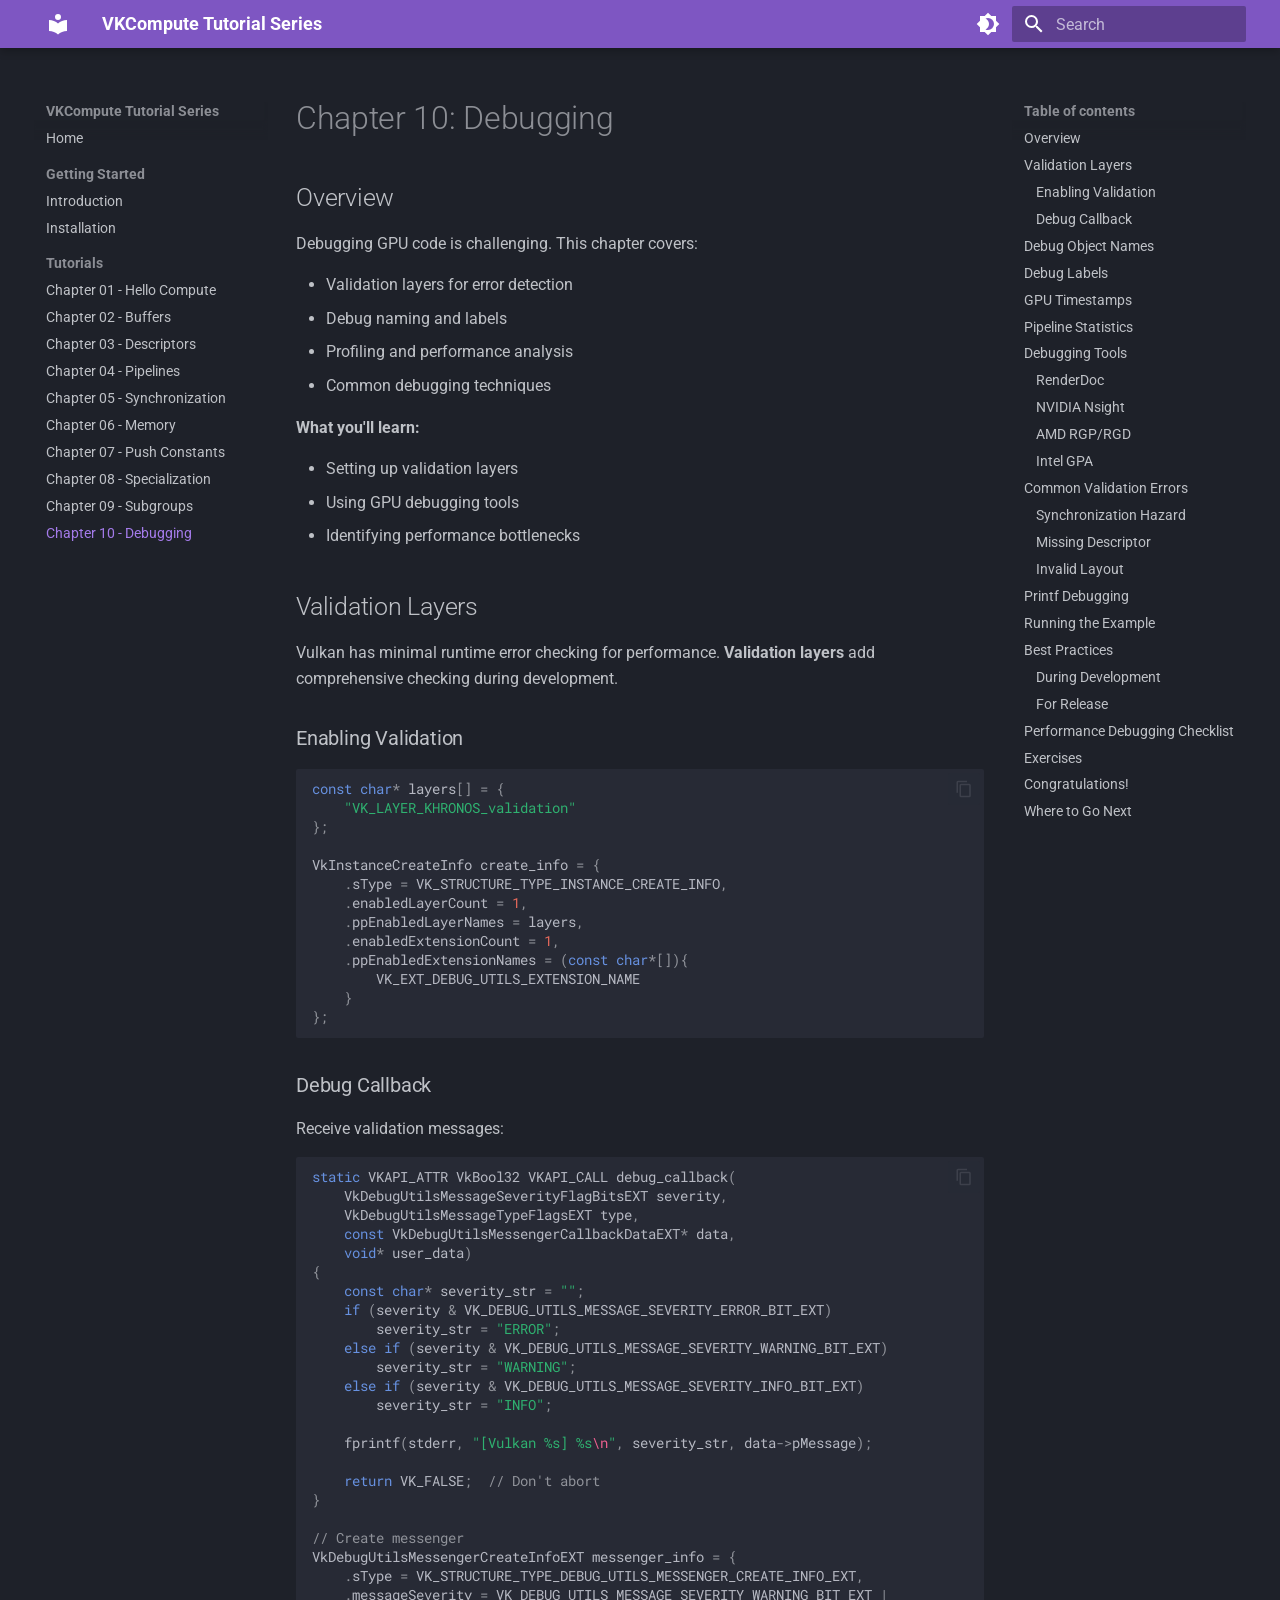
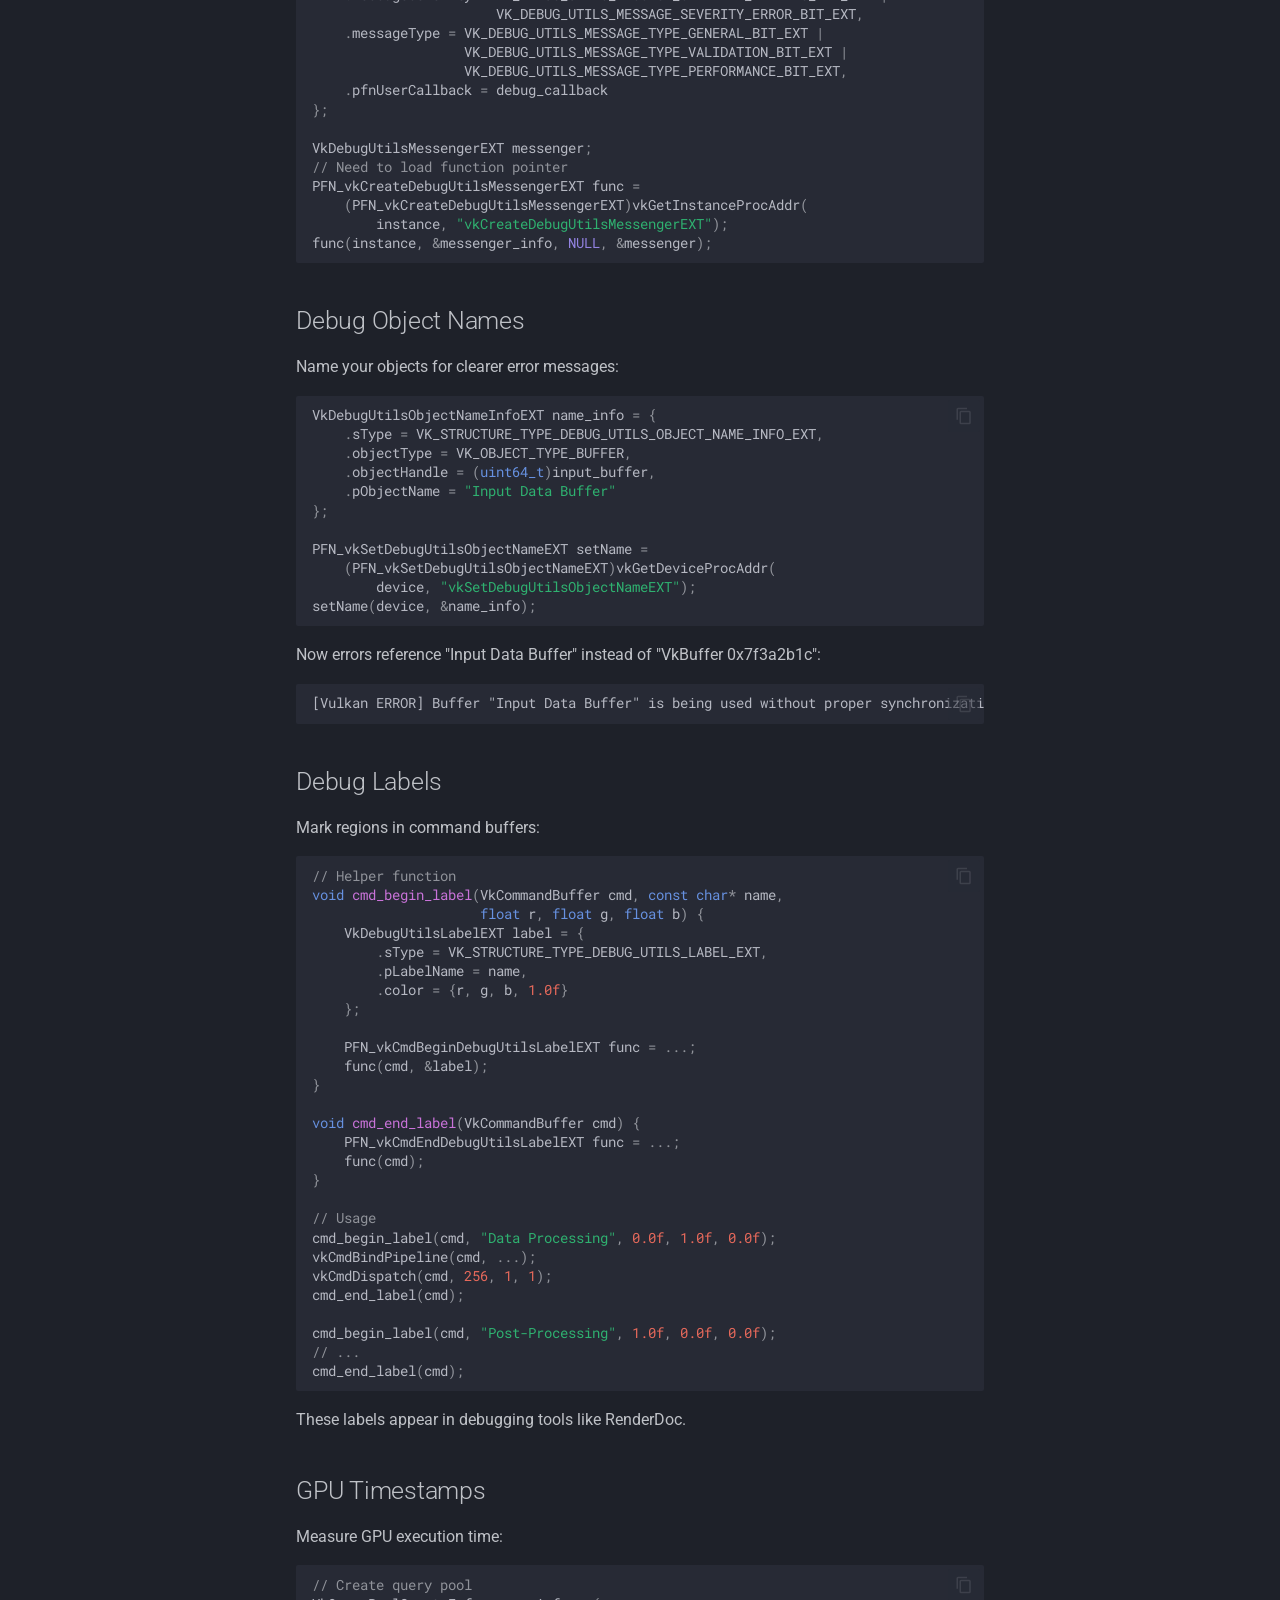
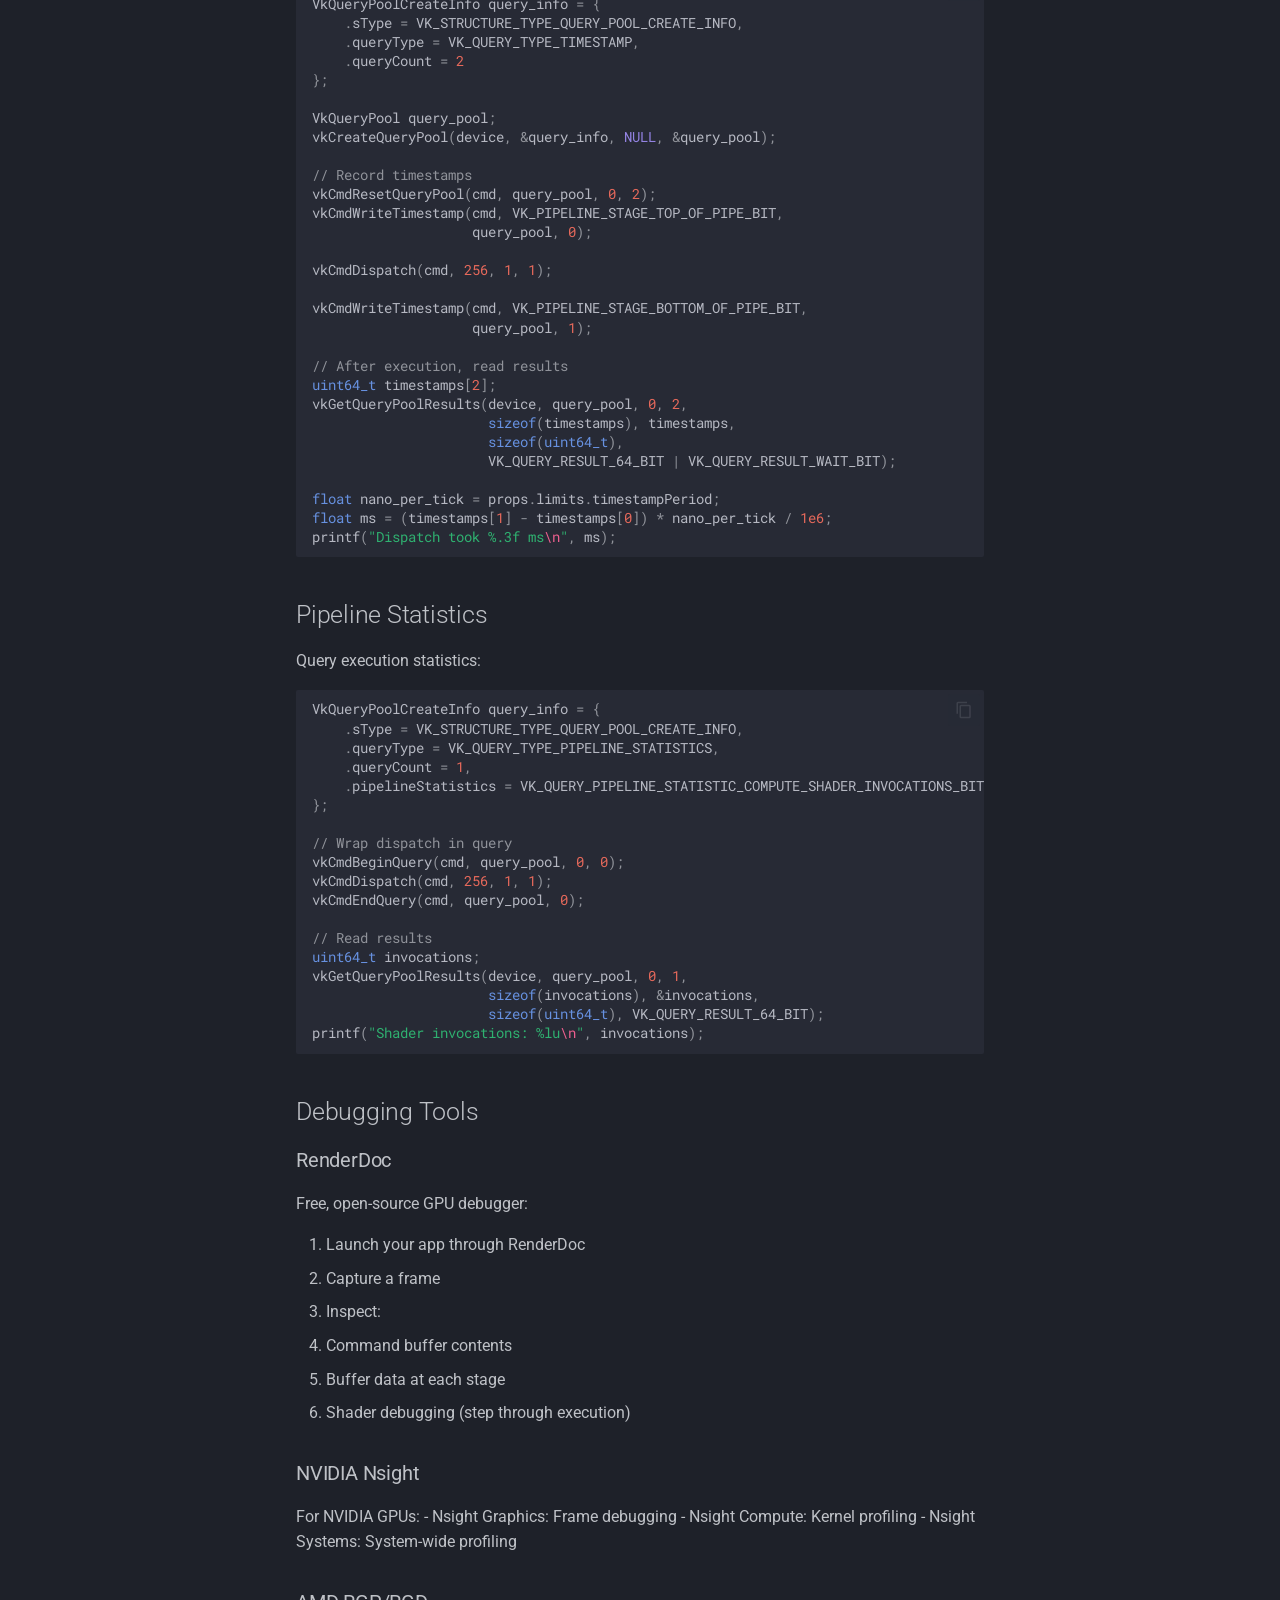
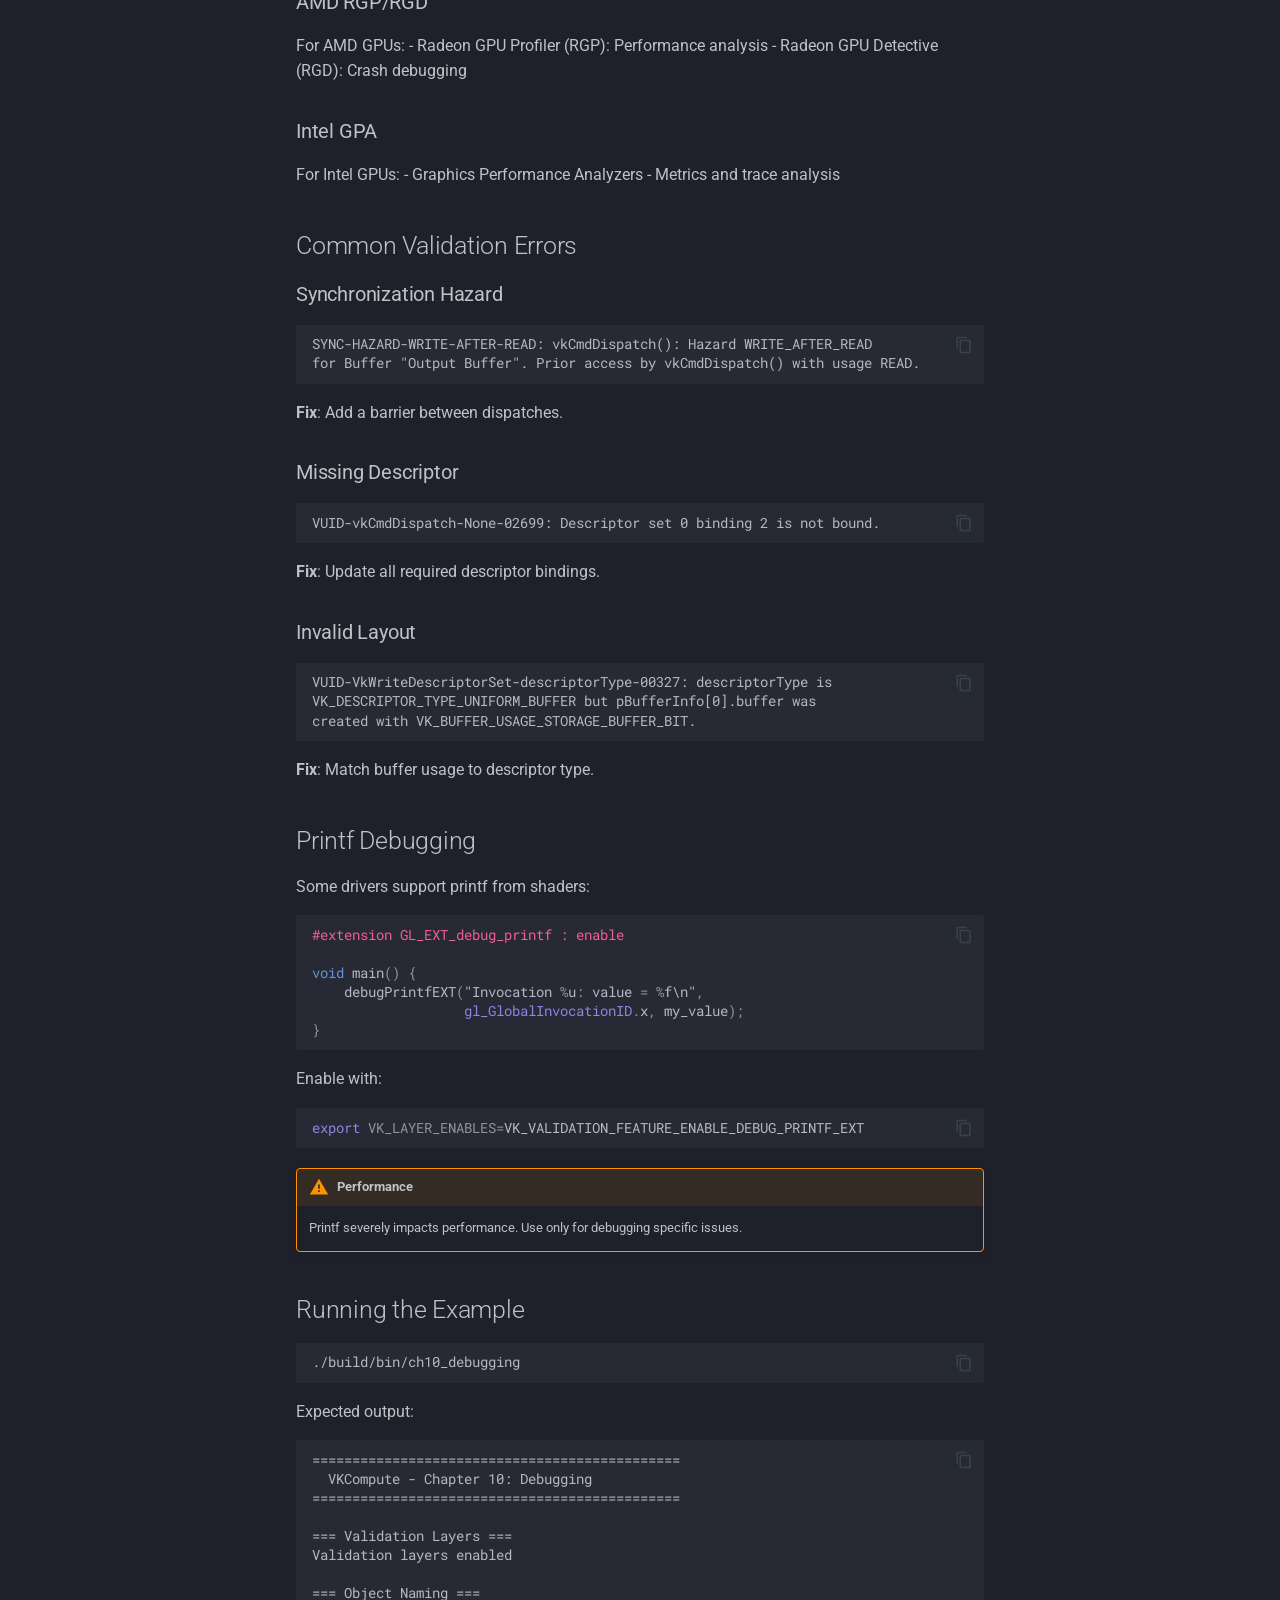
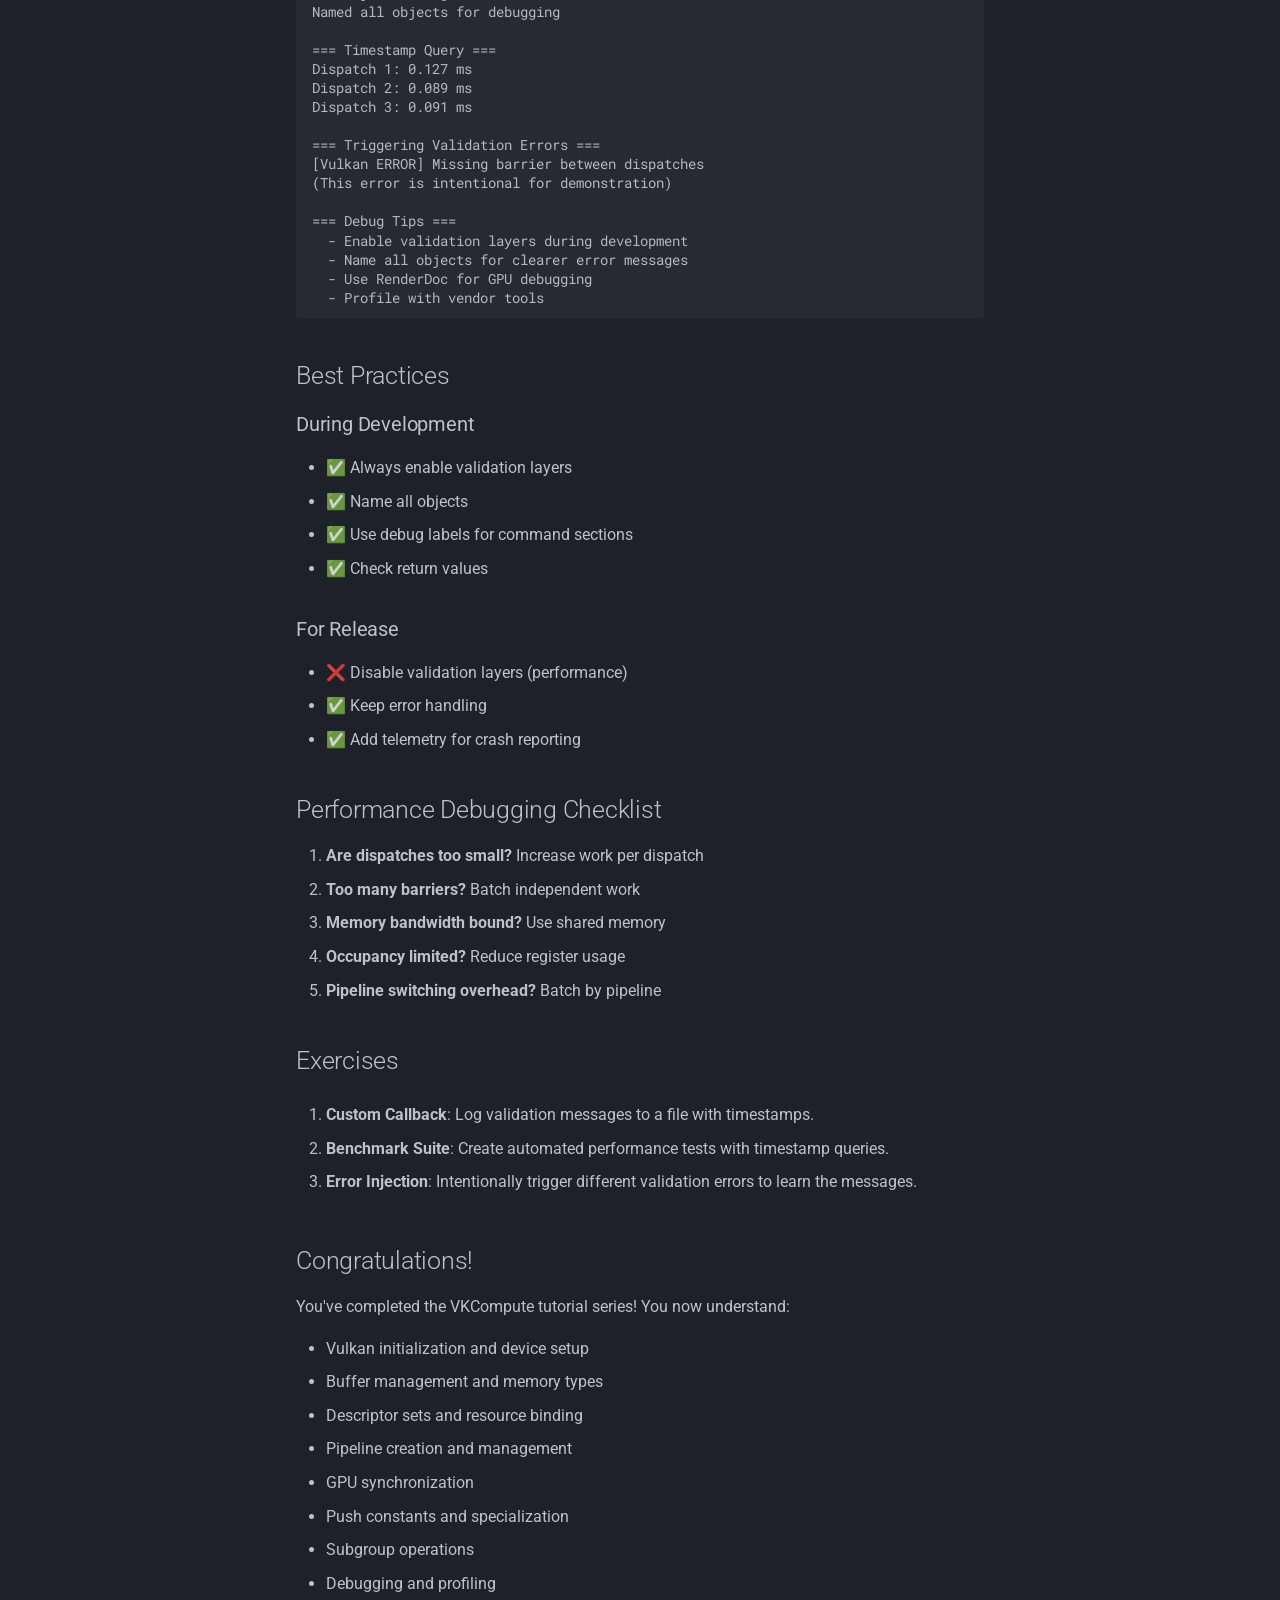
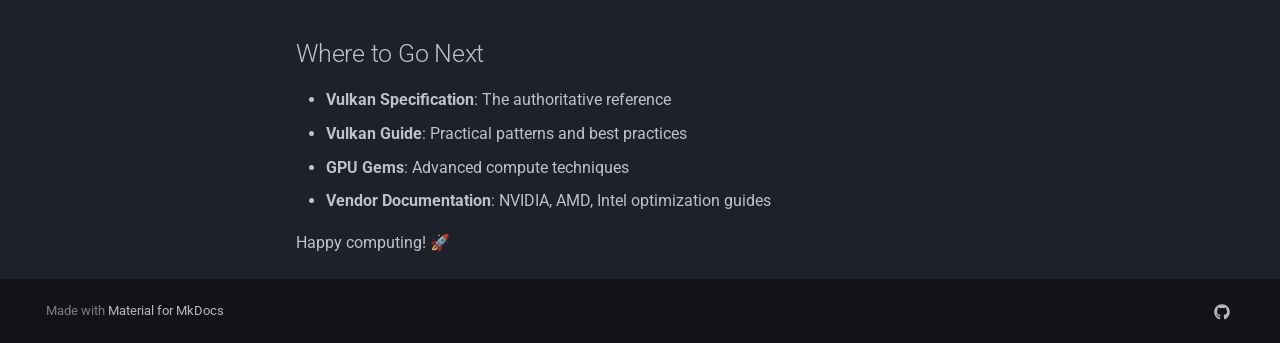
<file: docs/site/chapters/ch10_debugging/index.html>
<!doctype html>
<html lang="en" class="no-js">
  <head>
    
      <meta charset="utf-8">
      <meta name="viewport" content="width=device-width,initial-scale=1">
      
        <meta name="description" content="Learn Vulkan Compute from scratch with practical examples">
      
      
        <meta name="author" content="VKCompute">
      
      
      
        <link rel="prev" href="../ch09_subgroups/">
      
      
      
        
      
      
      <link rel="icon" href="../../assets/images/favicon.png">
      <meta name="generator" content="mkdocs-1.6.1, mkdocs-material-9.7.1">
    
    
      
        <title>Chapter 10 - Debugging - VKCompute Tutorial Series</title>
      
    
    
      <link rel="stylesheet" href="../../assets/stylesheets/main.484c7ddc.min.css">
      
        
        <link rel="stylesheet" href="../../assets/stylesheets/palette.ab4e12ef.min.css">
      
      


    
    
      
    
    
      
        
        
        <link rel="preconnect" href="https://fonts.gstatic.com" crossorigin>
        <link rel="stylesheet" href="https://fonts.googleapis.com/css?family=Roboto:300,300i,400,400i,700,700i%7CRoboto+Mono:400,400i,700,700i&display=fallback">
        <style>:root{--md-text-font:"Roboto";--md-code-font:"Roboto Mono"}</style>
      
    
    
    <script>__md_scope=new URL("../..",location),__md_hash=e=>[...e].reduce(((e,_)=>(e<<5)-e+_.charCodeAt(0)),0),__md_get=(e,_=localStorage,t=__md_scope)=>JSON.parse(_.getItem(t.pathname+"."+e)),__md_set=(e,_,t=localStorage,a=__md_scope)=>{try{t.setItem(a.pathname+"."+e,JSON.stringify(_))}catch(e){}}</script>
    
      

    
    
  </head>
  
  
    
    
      
    
    
    
    
    <body dir="ltr" data-md-color-scheme="slate" data-md-color-primary="deep-purple" data-md-color-accent="amber">
  
    
    <input class="md-toggle" data-md-toggle="drawer" type="checkbox" id="__drawer" autocomplete="off">
    <input class="md-toggle" data-md-toggle="search" type="checkbox" id="__search" autocomplete="off">
    <label class="md-overlay" for="__drawer"></label>
    <div data-md-component="skip">
      
        
        <a href="#chapter-10-debugging" class="md-skip">
          Skip to content
        </a>
      
    </div>
    <div data-md-component="announce">
      
    </div>
    
    
      

  

<header class="md-header md-header--shadow" data-md-component="header">
  <nav class="md-header__inner md-grid" aria-label="Header">
    <a href="../.." title="VKCompute Tutorial Series" class="md-header__button md-logo" aria-label="VKCompute Tutorial Series" data-md-component="logo">
      
  
  <svg xmlns="http://www.w3.org/2000/svg" viewBox="0 0 24 24"><path d="M12 8a3 3 0 0 0 3-3 3 3 0 0 0-3-3 3 3 0 0 0-3 3 3 3 0 0 0 3 3m0 3.54C9.64 9.35 6.5 8 3 8v11c3.5 0 6.64 1.35 9 3.54 2.36-2.19 5.5-3.54 9-3.54V8c-3.5 0-6.64 1.35-9 3.54"/></svg>

    </a>
    <label class="md-header__button md-icon" for="__drawer">
      
      <svg xmlns="http://www.w3.org/2000/svg" viewBox="0 0 24 24"><path d="M3 6h18v2H3zm0 5h18v2H3zm0 5h18v2H3z"/></svg>
    </label>
    <div class="md-header__title" data-md-component="header-title">
      <div class="md-header__ellipsis">
        <div class="md-header__topic">
          <span class="md-ellipsis">
            VKCompute Tutorial Series
          </span>
        </div>
        <div class="md-header__topic" data-md-component="header-topic">
          <span class="md-ellipsis">
            
              Chapter 10 - Debugging
            
          </span>
        </div>
      </div>
    </div>
    
      
        <form class="md-header__option" data-md-component="palette">
  
    
    
    
    <input class="md-option" data-md-color-media="" data-md-color-scheme="slate" data-md-color-primary="deep-purple" data-md-color-accent="amber"  aria-label="Switch to light mode"  type="radio" name="__palette" id="__palette_0">
    
      <label class="md-header__button md-icon" title="Switch to light mode" for="__palette_1" hidden>
        <svg xmlns="http://www.w3.org/2000/svg" viewBox="0 0 24 24"><path d="M12 18c-.89 0-1.74-.2-2.5-.55C11.56 16.5 13 14.42 13 12s-1.44-4.5-3.5-5.45C10.26 6.2 11.11 6 12 6a6 6 0 0 1 6 6 6 6 0 0 1-6 6m8-9.31V4h-4.69L12 .69 8.69 4H4v4.69L.69 12 4 15.31V20h4.69L12 23.31 15.31 20H20v-4.69L23.31 12z"/></svg>
      </label>
    
  
    
    
    
    <input class="md-option" data-md-color-media="" data-md-color-scheme="default" data-md-color-primary="deep-purple" data-md-color-accent="amber"  aria-label="Switch to dark mode"  type="radio" name="__palette" id="__palette_1">
    
      <label class="md-header__button md-icon" title="Switch to dark mode" for="__palette_0" hidden>
        <svg xmlns="http://www.w3.org/2000/svg" viewBox="0 0 24 24"><path d="M12 8a4 4 0 0 0-4 4 4 4 0 0 0 4 4 4 4 0 0 0 4-4 4 4 0 0 0-4-4m0 10a6 6 0 0 1-6-6 6 6 0 0 1 6-6 6 6 0 0 1 6 6 6 6 0 0 1-6 6m8-9.31V4h-4.69L12 .69 8.69 4H4v4.69L.69 12 4 15.31V20h4.69L12 23.31 15.31 20H20v-4.69L23.31 12z"/></svg>
      </label>
    
  
</form>
      
    
    
      <script>var palette=__md_get("__palette");if(palette&&palette.color){if("(prefers-color-scheme)"===palette.color.media){var media=matchMedia("(prefers-color-scheme: light)"),input=document.querySelector(media.matches?"[data-md-color-media='(prefers-color-scheme: light)']":"[data-md-color-media='(prefers-color-scheme: dark)']");palette.color.media=input.getAttribute("data-md-color-media"),palette.color.scheme=input.getAttribute("data-md-color-scheme"),palette.color.primary=input.getAttribute("data-md-color-primary"),palette.color.accent=input.getAttribute("data-md-color-accent")}for(var[key,value]of Object.entries(palette.color))document.body.setAttribute("data-md-color-"+key,value)}</script>
    
    
    
      
      
        <label class="md-header__button md-icon" for="__search">
          
          <svg xmlns="http://www.w3.org/2000/svg" viewBox="0 0 24 24"><path d="M9.5 3A6.5 6.5 0 0 1 16 9.5c0 1.61-.59 3.09-1.56 4.23l.27.27h.79l5 5-1.5 1.5-5-5v-.79l-.27-.27A6.52 6.52 0 0 1 9.5 16 6.5 6.5 0 0 1 3 9.5 6.5 6.5 0 0 1 9.5 3m0 2C7 5 5 7 5 9.5S7 14 9.5 14 14 12 14 9.5 12 5 9.5 5"/></svg>
        </label>
        <div class="md-search" data-md-component="search" role="dialog">
  <label class="md-search__overlay" for="__search"></label>
  <div class="md-search__inner" role="search">
    <form class="md-search__form" name="search">
      <input type="text" class="md-search__input" name="query" aria-label="Search" placeholder="Search" autocapitalize="off" autocorrect="off" autocomplete="off" spellcheck="false" data-md-component="search-query" required>
      <label class="md-search__icon md-icon" for="__search">
        
        <svg xmlns="http://www.w3.org/2000/svg" viewBox="0 0 24 24"><path d="M9.5 3A6.5 6.5 0 0 1 16 9.5c0 1.61-.59 3.09-1.56 4.23l.27.27h.79l5 5-1.5 1.5-5-5v-.79l-.27-.27A6.52 6.52 0 0 1 9.5 16 6.5 6.5 0 0 1 3 9.5 6.5 6.5 0 0 1 9.5 3m0 2C7 5 5 7 5 9.5S7 14 9.5 14 14 12 14 9.5 12 5 9.5 5"/></svg>
        
        <svg xmlns="http://www.w3.org/2000/svg" viewBox="0 0 24 24"><path d="M20 11v2H8l5.5 5.5-1.42 1.42L4.16 12l7.92-7.92L13.5 5.5 8 11z"/></svg>
      </label>
      <nav class="md-search__options" aria-label="Search">
        
        <button type="reset" class="md-search__icon md-icon" title="Clear" aria-label="Clear" tabindex="-1">
          
          <svg xmlns="http://www.w3.org/2000/svg" viewBox="0 0 24 24"><path d="M19 6.41 17.59 5 12 10.59 6.41 5 5 6.41 10.59 12 5 17.59 6.41 19 12 13.41 17.59 19 19 17.59 13.41 12z"/></svg>
        </button>
      </nav>
      
    </form>
    <div class="md-search__output">
      <div class="md-search__scrollwrap" tabindex="0" data-md-scrollfix>
        <div class="md-search-result" data-md-component="search-result">
          <div class="md-search-result__meta">
            Initializing search
          </div>
          <ol class="md-search-result__list" role="presentation"></ol>
        </div>
      </div>
    </div>
  </div>
</div>
      
    
    
  </nav>
  
</header>
    
    <div class="md-container" data-md-component="container">
      
      
        
          
        
      
      <main class="md-main" data-md-component="main">
        <div class="md-main__inner md-grid">
          
            
              
              <div class="md-sidebar md-sidebar--primary" data-md-component="sidebar" data-md-type="navigation" >
                <div class="md-sidebar__scrollwrap">
                  <div class="md-sidebar__inner">
                    



<nav class="md-nav md-nav--primary" aria-label="Navigation" data-md-level="0">
  <label class="md-nav__title" for="__drawer">
    <a href="../.." title="VKCompute Tutorial Series" class="md-nav__button md-logo" aria-label="VKCompute Tutorial Series" data-md-component="logo">
      
  
  <svg xmlns="http://www.w3.org/2000/svg" viewBox="0 0 24 24"><path d="M12 8a3 3 0 0 0 3-3 3 3 0 0 0-3-3 3 3 0 0 0-3 3 3 3 0 0 0 3 3m0 3.54C9.64 9.35 6.5 8 3 8v11c3.5 0 6.64 1.35 9 3.54 2.36-2.19 5.5-3.54 9-3.54V8c-3.5 0-6.64 1.35-9 3.54"/></svg>

    </a>
    VKCompute Tutorial Series
  </label>
  
  <ul class="md-nav__list" data-md-scrollfix>
    
      
      
  
  
  
  
    <li class="md-nav__item">
      <a href="../.." class="md-nav__link">
        
  
  
  <span class="md-ellipsis">
    
  
    Home
  

    
  </span>
  
  

      </a>
    </li>
  

    
      
      
  
  
  
  
    
    
    
    
      
        
        
      
    
    
    <li class="md-nav__item md-nav__item--section md-nav__item--nested">
      
        
        
          
        
        <input class="md-nav__toggle md-toggle md-toggle--indeterminate" type="checkbox" id="__nav_2" >
        
          
          <label class="md-nav__link" for="__nav_2" id="__nav_2_label" tabindex="">
            
  
  
  <span class="md-ellipsis">
    
  
    Getting Started
  

    
  </span>
  
  

            <span class="md-nav__icon md-icon"></span>
          </label>
        
        <nav class="md-nav" data-md-level="1" aria-labelledby="__nav_2_label" aria-expanded="false">
          <label class="md-nav__title" for="__nav_2">
            <span class="md-nav__icon md-icon"></span>
            
  
    Getting Started
  

          </label>
          <ul class="md-nav__list" data-md-scrollfix>
            
              
                
  
  
  
  
    <li class="md-nav__item">
      <a href="../../introduction/" class="md-nav__link">
        
  
  
  <span class="md-ellipsis">
    
  
    Introduction
  

    
  </span>
  
  

      </a>
    </li>
  

              
            
              
                
  
  
  
  
    <li class="md-nav__item">
      <a href="../../installation/" class="md-nav__link">
        
  
  
  <span class="md-ellipsis">
    
  
    Installation
  

    
  </span>
  
  

      </a>
    </li>
  

              
            
          </ul>
        </nav>
      
    </li>
  

    
      
      
  
  
    
  
  
  
    
    
    
    
      
        
        
      
    
    
    <li class="md-nav__item md-nav__item--active md-nav__item--section md-nav__item--nested">
      
        
        
        <input class="md-nav__toggle md-toggle " type="checkbox" id="__nav_3" checked>
        
          
          <label class="md-nav__link" for="__nav_3" id="__nav_3_label" tabindex="">
            
  
  
  <span class="md-ellipsis">
    
  
    Tutorials
  

    
  </span>
  
  

            <span class="md-nav__icon md-icon"></span>
          </label>
        
        <nav class="md-nav" data-md-level="1" aria-labelledby="__nav_3_label" aria-expanded="true">
          <label class="md-nav__title" for="__nav_3">
            <span class="md-nav__icon md-icon"></span>
            
  
    Tutorials
  

          </label>
          <ul class="md-nav__list" data-md-scrollfix>
            
              
                
  
  
  
  
    <li class="md-nav__item">
      <a href="../ch01_hello_compute/" class="md-nav__link">
        
  
  
  <span class="md-ellipsis">
    
  
    Chapter 01 - Hello Compute
  

    
  </span>
  
  

      </a>
    </li>
  

              
            
              
                
  
  
  
  
    <li class="md-nav__item">
      <a href="../ch02_buffers/" class="md-nav__link">
        
  
  
  <span class="md-ellipsis">
    
  
    Chapter 02 - Buffers
  

    
  </span>
  
  

      </a>
    </li>
  

              
            
              
                
  
  
  
  
    <li class="md-nav__item">
      <a href="../ch03_descriptors/" class="md-nav__link">
        
  
  
  <span class="md-ellipsis">
    
  
    Chapter 03 - Descriptors
  

    
  </span>
  
  

      </a>
    </li>
  

              
            
              
                
  
  
  
  
    <li class="md-nav__item">
      <a href="../ch04_pipelines/" class="md-nav__link">
        
  
  
  <span class="md-ellipsis">
    
  
    Chapter 04 - Pipelines
  

    
  </span>
  
  

      </a>
    </li>
  

              
            
              
                
  
  
  
  
    <li class="md-nav__item">
      <a href="../ch05_synchronization/" class="md-nav__link">
        
  
  
  <span class="md-ellipsis">
    
  
    Chapter 05 - Synchronization
  

    
  </span>
  
  

      </a>
    </li>
  

              
            
              
                
  
  
  
  
    <li class="md-nav__item">
      <a href="../ch06_memory/" class="md-nav__link">
        
  
  
  <span class="md-ellipsis">
    
  
    Chapter 06 - Memory
  

    
  </span>
  
  

      </a>
    </li>
  

              
            
              
                
  
  
  
  
    <li class="md-nav__item">
      <a href="../ch07_push_constants/" class="md-nav__link">
        
  
  
  <span class="md-ellipsis">
    
  
    Chapter 07 - Push Constants
  

    
  </span>
  
  

      </a>
    </li>
  

              
            
              
                
  
  
  
  
    <li class="md-nav__item">
      <a href="../ch08_specialization/" class="md-nav__link">
        
  
  
  <span class="md-ellipsis">
    
  
    Chapter 08 - Specialization
  

    
  </span>
  
  

      </a>
    </li>
  

              
            
              
                
  
  
  
  
    <li class="md-nav__item">
      <a href="../ch09_subgroups/" class="md-nav__link">
        
  
  
  <span class="md-ellipsis">
    
  
    Chapter 09 - Subgroups
  

    
  </span>
  
  

      </a>
    </li>
  

              
            
              
                
  
  
    
  
  
  
    <li class="md-nav__item md-nav__item--active">
      
      <input class="md-nav__toggle md-toggle" type="checkbox" id="__toc">
      
      
        
      
      
        <label class="md-nav__link md-nav__link--active" for="__toc">
          
  
  
  <span class="md-ellipsis">
    
  
    Chapter 10 - Debugging
  

    
  </span>
  
  

          <span class="md-nav__icon md-icon"></span>
        </label>
      
      <a href="./" class="md-nav__link md-nav__link--active">
        
  
  
  <span class="md-ellipsis">
    
  
    Chapter 10 - Debugging
  

    
  </span>
  
  

      </a>
      
        

<nav class="md-nav md-nav--secondary" aria-label="Table of contents">
  
  
  
    
  
  
    <label class="md-nav__title" for="__toc">
      <span class="md-nav__icon md-icon"></span>
      Table of contents
    </label>
    <ul class="md-nav__list" data-md-component="toc" data-md-scrollfix>
      
        <li class="md-nav__item">
  <a href="#overview" class="md-nav__link">
    <span class="md-ellipsis">
      
        Overview
      
    </span>
  </a>
  
</li>
      
        <li class="md-nav__item">
  <a href="#validation-layers" class="md-nav__link">
    <span class="md-ellipsis">
      
        Validation Layers
      
    </span>
  </a>
  
    <nav class="md-nav" aria-label="Validation Layers">
      <ul class="md-nav__list">
        
          <li class="md-nav__item">
  <a href="#enabling-validation" class="md-nav__link">
    <span class="md-ellipsis">
      
        Enabling Validation
      
    </span>
  </a>
  
</li>
        
          <li class="md-nav__item">
  <a href="#debug-callback" class="md-nav__link">
    <span class="md-ellipsis">
      
        Debug Callback
      
    </span>
  </a>
  
</li>
        
      </ul>
    </nav>
  
</li>
      
        <li class="md-nav__item">
  <a href="#debug-object-names" class="md-nav__link">
    <span class="md-ellipsis">
      
        Debug Object Names
      
    </span>
  </a>
  
</li>
      
        <li class="md-nav__item">
  <a href="#debug-labels" class="md-nav__link">
    <span class="md-ellipsis">
      
        Debug Labels
      
    </span>
  </a>
  
</li>
      
        <li class="md-nav__item">
  <a href="#gpu-timestamps" class="md-nav__link">
    <span class="md-ellipsis">
      
        GPU Timestamps
      
    </span>
  </a>
  
</li>
      
        <li class="md-nav__item">
  <a href="#pipeline-statistics" class="md-nav__link">
    <span class="md-ellipsis">
      
        Pipeline Statistics
      
    </span>
  </a>
  
</li>
      
        <li class="md-nav__item">
  <a href="#debugging-tools" class="md-nav__link">
    <span class="md-ellipsis">
      
        Debugging Tools
      
    </span>
  </a>
  
    <nav class="md-nav" aria-label="Debugging Tools">
      <ul class="md-nav__list">
        
          <li class="md-nav__item">
  <a href="#renderdoc" class="md-nav__link">
    <span class="md-ellipsis">
      
        RenderDoc
      
    </span>
  </a>
  
</li>
        
          <li class="md-nav__item">
  <a href="#nvidia-nsight" class="md-nav__link">
    <span class="md-ellipsis">
      
        NVIDIA Nsight
      
    </span>
  </a>
  
</li>
        
          <li class="md-nav__item">
  <a href="#amd-rgprgd" class="md-nav__link">
    <span class="md-ellipsis">
      
        AMD RGP/RGD
      
    </span>
  </a>
  
</li>
        
          <li class="md-nav__item">
  <a href="#intel-gpa" class="md-nav__link">
    <span class="md-ellipsis">
      
        Intel GPA
      
    </span>
  </a>
  
</li>
        
      </ul>
    </nav>
  
</li>
      
        <li class="md-nav__item">
  <a href="#common-validation-errors" class="md-nav__link">
    <span class="md-ellipsis">
      
        Common Validation Errors
      
    </span>
  </a>
  
    <nav class="md-nav" aria-label="Common Validation Errors">
      <ul class="md-nav__list">
        
          <li class="md-nav__item">
  <a href="#synchronization-hazard" class="md-nav__link">
    <span class="md-ellipsis">
      
        Synchronization Hazard
      
    </span>
  </a>
  
</li>
        
          <li class="md-nav__item">
  <a href="#missing-descriptor" class="md-nav__link">
    <span class="md-ellipsis">
      
        Missing Descriptor
      
    </span>
  </a>
  
</li>
        
          <li class="md-nav__item">
  <a href="#invalid-layout" class="md-nav__link">
    <span class="md-ellipsis">
      
        Invalid Layout
      
    </span>
  </a>
  
</li>
        
      </ul>
    </nav>
  
</li>
      
        <li class="md-nav__item">
  <a href="#printf-debugging" class="md-nav__link">
    <span class="md-ellipsis">
      
        Printf Debugging
      
    </span>
  </a>
  
</li>
      
        <li class="md-nav__item">
  <a href="#running-the-example" class="md-nav__link">
    <span class="md-ellipsis">
      
        Running the Example
      
    </span>
  </a>
  
</li>
      
        <li class="md-nav__item">
  <a href="#best-practices" class="md-nav__link">
    <span class="md-ellipsis">
      
        Best Practices
      
    </span>
  </a>
  
    <nav class="md-nav" aria-label="Best Practices">
      <ul class="md-nav__list">
        
          <li class="md-nav__item">
  <a href="#during-development" class="md-nav__link">
    <span class="md-ellipsis">
      
        During Development
      
    </span>
  </a>
  
</li>
        
          <li class="md-nav__item">
  <a href="#for-release" class="md-nav__link">
    <span class="md-ellipsis">
      
        For Release
      
    </span>
  </a>
  
</li>
        
      </ul>
    </nav>
  
</li>
      
        <li class="md-nav__item">
  <a href="#performance-debugging-checklist" class="md-nav__link">
    <span class="md-ellipsis">
      
        Performance Debugging Checklist
      
    </span>
  </a>
  
</li>
      
        <li class="md-nav__item">
  <a href="#exercises" class="md-nav__link">
    <span class="md-ellipsis">
      
        Exercises
      
    </span>
  </a>
  
</li>
      
        <li class="md-nav__item">
  <a href="#congratulations" class="md-nav__link">
    <span class="md-ellipsis">
      
        Congratulations!
      
    </span>
  </a>
  
</li>
      
        <li class="md-nav__item">
  <a href="#where-to-go-next" class="md-nav__link">
    <span class="md-ellipsis">
      
        Where to Go Next
      
    </span>
  </a>
  
</li>
      
    </ul>
  
</nav>
      
    </li>
  

              
            
          </ul>
        </nav>
      
    </li>
  

    
  </ul>
</nav>
                  </div>
                </div>
              </div>
            
            
              
              <div class="md-sidebar md-sidebar--secondary" data-md-component="sidebar" data-md-type="toc" >
                <div class="md-sidebar__scrollwrap">
                  <div class="md-sidebar__inner">
                    

<nav class="md-nav md-nav--secondary" aria-label="Table of contents">
  
  
  
    
  
  
    <label class="md-nav__title" for="__toc">
      <span class="md-nav__icon md-icon"></span>
      Table of contents
    </label>
    <ul class="md-nav__list" data-md-component="toc" data-md-scrollfix>
      
        <li class="md-nav__item">
  <a href="#overview" class="md-nav__link">
    <span class="md-ellipsis">
      
        Overview
      
    </span>
  </a>
  
</li>
      
        <li class="md-nav__item">
  <a href="#validation-layers" class="md-nav__link">
    <span class="md-ellipsis">
      
        Validation Layers
      
    </span>
  </a>
  
    <nav class="md-nav" aria-label="Validation Layers">
      <ul class="md-nav__list">
        
          <li class="md-nav__item">
  <a href="#enabling-validation" class="md-nav__link">
    <span class="md-ellipsis">
      
        Enabling Validation
      
    </span>
  </a>
  
</li>
        
          <li class="md-nav__item">
  <a href="#debug-callback" class="md-nav__link">
    <span class="md-ellipsis">
      
        Debug Callback
      
    </span>
  </a>
  
</li>
        
      </ul>
    </nav>
  
</li>
      
        <li class="md-nav__item">
  <a href="#debug-object-names" class="md-nav__link">
    <span class="md-ellipsis">
      
        Debug Object Names
      
    </span>
  </a>
  
</li>
      
        <li class="md-nav__item">
  <a href="#debug-labels" class="md-nav__link">
    <span class="md-ellipsis">
      
        Debug Labels
      
    </span>
  </a>
  
</li>
      
        <li class="md-nav__item">
  <a href="#gpu-timestamps" class="md-nav__link">
    <span class="md-ellipsis">
      
        GPU Timestamps
      
    </span>
  </a>
  
</li>
      
        <li class="md-nav__item">
  <a href="#pipeline-statistics" class="md-nav__link">
    <span class="md-ellipsis">
      
        Pipeline Statistics
      
    </span>
  </a>
  
</li>
      
        <li class="md-nav__item">
  <a href="#debugging-tools" class="md-nav__link">
    <span class="md-ellipsis">
      
        Debugging Tools
      
    </span>
  </a>
  
    <nav class="md-nav" aria-label="Debugging Tools">
      <ul class="md-nav__list">
        
          <li class="md-nav__item">
  <a href="#renderdoc" class="md-nav__link">
    <span class="md-ellipsis">
      
        RenderDoc
      
    </span>
  </a>
  
</li>
        
          <li class="md-nav__item">
  <a href="#nvidia-nsight" class="md-nav__link">
    <span class="md-ellipsis">
      
        NVIDIA Nsight
      
    </span>
  </a>
  
</li>
        
          <li class="md-nav__item">
  <a href="#amd-rgprgd" class="md-nav__link">
    <span class="md-ellipsis">
      
        AMD RGP/RGD
      
    </span>
  </a>
  
</li>
        
          <li class="md-nav__item">
  <a href="#intel-gpa" class="md-nav__link">
    <span class="md-ellipsis">
      
        Intel GPA
      
    </span>
  </a>
  
</li>
        
      </ul>
    </nav>
  
</li>
      
        <li class="md-nav__item">
  <a href="#common-validation-errors" class="md-nav__link">
    <span class="md-ellipsis">
      
        Common Validation Errors
      
    </span>
  </a>
  
    <nav class="md-nav" aria-label="Common Validation Errors">
      <ul class="md-nav__list">
        
          <li class="md-nav__item">
  <a href="#synchronization-hazard" class="md-nav__link">
    <span class="md-ellipsis">
      
        Synchronization Hazard
      
    </span>
  </a>
  
</li>
        
          <li class="md-nav__item">
  <a href="#missing-descriptor" class="md-nav__link">
    <span class="md-ellipsis">
      
        Missing Descriptor
      
    </span>
  </a>
  
</li>
        
          <li class="md-nav__item">
  <a href="#invalid-layout" class="md-nav__link">
    <span class="md-ellipsis">
      
        Invalid Layout
      
    </span>
  </a>
  
</li>
        
      </ul>
    </nav>
  
</li>
      
        <li class="md-nav__item">
  <a href="#printf-debugging" class="md-nav__link">
    <span class="md-ellipsis">
      
        Printf Debugging
      
    </span>
  </a>
  
</li>
      
        <li class="md-nav__item">
  <a href="#running-the-example" class="md-nav__link">
    <span class="md-ellipsis">
      
        Running the Example
      
    </span>
  </a>
  
</li>
      
        <li class="md-nav__item">
  <a href="#best-practices" class="md-nav__link">
    <span class="md-ellipsis">
      
        Best Practices
      
    </span>
  </a>
  
    <nav class="md-nav" aria-label="Best Practices">
      <ul class="md-nav__list">
        
          <li class="md-nav__item">
  <a href="#during-development" class="md-nav__link">
    <span class="md-ellipsis">
      
        During Development
      
    </span>
  </a>
  
</li>
        
          <li class="md-nav__item">
  <a href="#for-release" class="md-nav__link">
    <span class="md-ellipsis">
      
        For Release
      
    </span>
  </a>
  
</li>
        
      </ul>
    </nav>
  
</li>
      
        <li class="md-nav__item">
  <a href="#performance-debugging-checklist" class="md-nav__link">
    <span class="md-ellipsis">
      
        Performance Debugging Checklist
      
    </span>
  </a>
  
</li>
      
        <li class="md-nav__item">
  <a href="#exercises" class="md-nav__link">
    <span class="md-ellipsis">
      
        Exercises
      
    </span>
  </a>
  
</li>
      
        <li class="md-nav__item">
  <a href="#congratulations" class="md-nav__link">
    <span class="md-ellipsis">
      
        Congratulations!
      
    </span>
  </a>
  
</li>
      
        <li class="md-nav__item">
  <a href="#where-to-go-next" class="md-nav__link">
    <span class="md-ellipsis">
      
        Where to Go Next
      
    </span>
  </a>
  
</li>
      
    </ul>
  
</nav>
                  </div>
                </div>
              </div>
            
          
          
            <div class="md-content" data-md-component="content">
              
              <article class="md-content__inner md-typeset">
                
                  



<h1 id="chapter-10-debugging">Chapter 10: Debugging<a class="headerlink" href="#chapter-10-debugging" title="Permanent link">&para;</a></h1>
<h2 id="overview">Overview<a class="headerlink" href="#overview" title="Permanent link">&para;</a></h2>
<p>Debugging GPU code is challenging. This chapter covers:</p>
<ul>
<li>Validation layers for error detection</li>
<li>Debug naming and labels</li>
<li>Profiling and performance analysis</li>
<li>Common debugging techniques</li>
</ul>
<p><strong>What you'll learn:</strong></p>
<ul>
<li>Setting up validation layers</li>
<li>Using GPU debugging tools</li>
<li>Identifying performance bottlenecks</li>
</ul>
<h2 id="validation-layers">Validation Layers<a class="headerlink" href="#validation-layers" title="Permanent link">&para;</a></h2>
<p>Vulkan has minimal runtime error checking for performance. <strong>Validation layers</strong> add comprehensive checking during development.</p>
<h3 id="enabling-validation">Enabling Validation<a class="headerlink" href="#enabling-validation" title="Permanent link">&para;</a></h3>
<div class="highlight"><pre><span></span><code><a id="__codelineno-0-1" name="__codelineno-0-1" href="#__codelineno-0-1"></a><span class="k">const</span><span class="w"> </span><span class="kt">char</span><span class="o">*</span><span class="w"> </span><span class="n">layers</span><span class="p">[]</span><span class="w"> </span><span class="o">=</span><span class="w"> </span><span class="p">{</span>
<a id="__codelineno-0-2" name="__codelineno-0-2" href="#__codelineno-0-2"></a><span class="w">    </span><span class="s">&quot;VK_LAYER_KHRONOS_validation&quot;</span>
<a id="__codelineno-0-3" name="__codelineno-0-3" href="#__codelineno-0-3"></a><span class="p">};</span>
<a id="__codelineno-0-4" name="__codelineno-0-4" href="#__codelineno-0-4"></a>
<a id="__codelineno-0-5" name="__codelineno-0-5" href="#__codelineno-0-5"></a><span class="n">VkInstanceCreateInfo</span><span class="w"> </span><span class="n">create_info</span><span class="w"> </span><span class="o">=</span><span class="w"> </span><span class="p">{</span>
<a id="__codelineno-0-6" name="__codelineno-0-6" href="#__codelineno-0-6"></a><span class="w">    </span><span class="p">.</span><span class="n">sType</span><span class="w"> </span><span class="o">=</span><span class="w"> </span><span class="n">VK_STRUCTURE_TYPE_INSTANCE_CREATE_INFO</span><span class="p">,</span>
<a id="__codelineno-0-7" name="__codelineno-0-7" href="#__codelineno-0-7"></a><span class="w">    </span><span class="p">.</span><span class="n">enabledLayerCount</span><span class="w"> </span><span class="o">=</span><span class="w"> </span><span class="mi">1</span><span class="p">,</span>
<a id="__codelineno-0-8" name="__codelineno-0-8" href="#__codelineno-0-8"></a><span class="w">    </span><span class="p">.</span><span class="n">ppEnabledLayerNames</span><span class="w"> </span><span class="o">=</span><span class="w"> </span><span class="n">layers</span><span class="p">,</span>
<a id="__codelineno-0-9" name="__codelineno-0-9" href="#__codelineno-0-9"></a><span class="w">    </span><span class="p">.</span><span class="n">enabledExtensionCount</span><span class="w"> </span><span class="o">=</span><span class="w"> </span><span class="mi">1</span><span class="p">,</span>
<a id="__codelineno-0-10" name="__codelineno-0-10" href="#__codelineno-0-10"></a><span class="w">    </span><span class="p">.</span><span class="n">ppEnabledExtensionNames</span><span class="w"> </span><span class="o">=</span><span class="w"> </span><span class="p">(</span><span class="k">const</span><span class="w"> </span><span class="kt">char</span><span class="o">*</span><span class="p">[]){</span>
<a id="__codelineno-0-11" name="__codelineno-0-11" href="#__codelineno-0-11"></a><span class="w">        </span><span class="n">VK_EXT_DEBUG_UTILS_EXTENSION_NAME</span>
<a id="__codelineno-0-12" name="__codelineno-0-12" href="#__codelineno-0-12"></a><span class="w">    </span><span class="p">}</span>
<a id="__codelineno-0-13" name="__codelineno-0-13" href="#__codelineno-0-13"></a><span class="p">};</span>
</code></pre></div>
<h3 id="debug-callback">Debug Callback<a class="headerlink" href="#debug-callback" title="Permanent link">&para;</a></h3>
<p>Receive validation messages:</p>
<div class="highlight"><pre><span></span><code><a id="__codelineno-1-1" name="__codelineno-1-1" href="#__codelineno-1-1"></a><span class="k">static</span><span class="w"> </span><span class="n">VKAPI_ATTR</span><span class="w"> </span><span class="n">VkBool32</span><span class="w"> </span><span class="n">VKAPI_CALL</span><span class="w"> </span><span class="n">debug_callback</span><span class="p">(</span>
<a id="__codelineno-1-2" name="__codelineno-1-2" href="#__codelineno-1-2"></a><span class="w">    </span><span class="n">VkDebugUtilsMessageSeverityFlagBitsEXT</span><span class="w"> </span><span class="n">severity</span><span class="p">,</span>
<a id="__codelineno-1-3" name="__codelineno-1-3" href="#__codelineno-1-3"></a><span class="w">    </span><span class="n">VkDebugUtilsMessageTypeFlagsEXT</span><span class="w"> </span><span class="n">type</span><span class="p">,</span>
<a id="__codelineno-1-4" name="__codelineno-1-4" href="#__codelineno-1-4"></a><span class="w">    </span><span class="k">const</span><span class="w"> </span><span class="n">VkDebugUtilsMessengerCallbackDataEXT</span><span class="o">*</span><span class="w"> </span><span class="n">data</span><span class="p">,</span>
<a id="__codelineno-1-5" name="__codelineno-1-5" href="#__codelineno-1-5"></a><span class="w">    </span><span class="kt">void</span><span class="o">*</span><span class="w"> </span><span class="n">user_data</span><span class="p">)</span><span class="w"> </span>
<a id="__codelineno-1-6" name="__codelineno-1-6" href="#__codelineno-1-6"></a><span class="p">{</span>
<a id="__codelineno-1-7" name="__codelineno-1-7" href="#__codelineno-1-7"></a><span class="w">    </span><span class="k">const</span><span class="w"> </span><span class="kt">char</span><span class="o">*</span><span class="w"> </span><span class="n">severity_str</span><span class="w"> </span><span class="o">=</span><span class="w"> </span><span class="s">&quot;&quot;</span><span class="p">;</span>
<a id="__codelineno-1-8" name="__codelineno-1-8" href="#__codelineno-1-8"></a><span class="w">    </span><span class="k">if</span><span class="w"> </span><span class="p">(</span><span class="n">severity</span><span class="w"> </span><span class="o">&amp;</span><span class="w"> </span><span class="n">VK_DEBUG_UTILS_MESSAGE_SEVERITY_ERROR_BIT_EXT</span><span class="p">)</span>
<a id="__codelineno-1-9" name="__codelineno-1-9" href="#__codelineno-1-9"></a><span class="w">        </span><span class="n">severity_str</span><span class="w"> </span><span class="o">=</span><span class="w"> </span><span class="s">&quot;ERROR&quot;</span><span class="p">;</span>
<a id="__codelineno-1-10" name="__codelineno-1-10" href="#__codelineno-1-10"></a><span class="w">    </span><span class="k">else</span><span class="w"> </span><span class="k">if</span><span class="w"> </span><span class="p">(</span><span class="n">severity</span><span class="w"> </span><span class="o">&amp;</span><span class="w"> </span><span class="n">VK_DEBUG_UTILS_MESSAGE_SEVERITY_WARNING_BIT_EXT</span><span class="p">)</span>
<a id="__codelineno-1-11" name="__codelineno-1-11" href="#__codelineno-1-11"></a><span class="w">        </span><span class="n">severity_str</span><span class="w"> </span><span class="o">=</span><span class="w"> </span><span class="s">&quot;WARNING&quot;</span><span class="p">;</span>
<a id="__codelineno-1-12" name="__codelineno-1-12" href="#__codelineno-1-12"></a><span class="w">    </span><span class="k">else</span><span class="w"> </span><span class="k">if</span><span class="w"> </span><span class="p">(</span><span class="n">severity</span><span class="w"> </span><span class="o">&amp;</span><span class="w"> </span><span class="n">VK_DEBUG_UTILS_MESSAGE_SEVERITY_INFO_BIT_EXT</span><span class="p">)</span>
<a id="__codelineno-1-13" name="__codelineno-1-13" href="#__codelineno-1-13"></a><span class="w">        </span><span class="n">severity_str</span><span class="w"> </span><span class="o">=</span><span class="w"> </span><span class="s">&quot;INFO&quot;</span><span class="p">;</span>
<a id="__codelineno-1-14" name="__codelineno-1-14" href="#__codelineno-1-14"></a>
<a id="__codelineno-1-15" name="__codelineno-1-15" href="#__codelineno-1-15"></a><span class="w">    </span><span class="n">fprintf</span><span class="p">(</span><span class="n">stderr</span><span class="p">,</span><span class="w"> </span><span class="s">&quot;[Vulkan %s] %s</span><span class="se">\n</span><span class="s">&quot;</span><span class="p">,</span><span class="w"> </span><span class="n">severity_str</span><span class="p">,</span><span class="w"> </span><span class="n">data</span><span class="o">-&gt;</span><span class="n">pMessage</span><span class="p">);</span>
<a id="__codelineno-1-16" name="__codelineno-1-16" href="#__codelineno-1-16"></a>
<a id="__codelineno-1-17" name="__codelineno-1-17" href="#__codelineno-1-17"></a><span class="w">    </span><span class="k">return</span><span class="w"> </span><span class="n">VK_FALSE</span><span class="p">;</span><span class="w">  </span><span class="c1">// Don&#39;t abort</span>
<a id="__codelineno-1-18" name="__codelineno-1-18" href="#__codelineno-1-18"></a><span class="p">}</span>
<a id="__codelineno-1-19" name="__codelineno-1-19" href="#__codelineno-1-19"></a>
<a id="__codelineno-1-20" name="__codelineno-1-20" href="#__codelineno-1-20"></a><span class="c1">// Create messenger</span>
<a id="__codelineno-1-21" name="__codelineno-1-21" href="#__codelineno-1-21"></a><span class="n">VkDebugUtilsMessengerCreateInfoEXT</span><span class="w"> </span><span class="n">messenger_info</span><span class="w"> </span><span class="o">=</span><span class="w"> </span><span class="p">{</span>
<a id="__codelineno-1-22" name="__codelineno-1-22" href="#__codelineno-1-22"></a><span class="w">    </span><span class="p">.</span><span class="n">sType</span><span class="w"> </span><span class="o">=</span><span class="w"> </span><span class="n">VK_STRUCTURE_TYPE_DEBUG_UTILS_MESSENGER_CREATE_INFO_EXT</span><span class="p">,</span>
<a id="__codelineno-1-23" name="__codelineno-1-23" href="#__codelineno-1-23"></a><span class="w">    </span><span class="p">.</span><span class="n">messageSeverity</span><span class="w"> </span><span class="o">=</span><span class="w"> </span><span class="n">VK_DEBUG_UTILS_MESSAGE_SEVERITY_WARNING_BIT_EXT</span><span class="w"> </span><span class="o">|</span>
<a id="__codelineno-1-24" name="__codelineno-1-24" href="#__codelineno-1-24"></a><span class="w">                       </span><span class="n">VK_DEBUG_UTILS_MESSAGE_SEVERITY_ERROR_BIT_EXT</span><span class="p">,</span>
<a id="__codelineno-1-25" name="__codelineno-1-25" href="#__codelineno-1-25"></a><span class="w">    </span><span class="p">.</span><span class="n">messageType</span><span class="w"> </span><span class="o">=</span><span class="w"> </span><span class="n">VK_DEBUG_UTILS_MESSAGE_TYPE_GENERAL_BIT_EXT</span><span class="w"> </span><span class="o">|</span>
<a id="__codelineno-1-26" name="__codelineno-1-26" href="#__codelineno-1-26"></a><span class="w">                   </span><span class="n">VK_DEBUG_UTILS_MESSAGE_TYPE_VALIDATION_BIT_EXT</span><span class="w"> </span><span class="o">|</span>
<a id="__codelineno-1-27" name="__codelineno-1-27" href="#__codelineno-1-27"></a><span class="w">                   </span><span class="n">VK_DEBUG_UTILS_MESSAGE_TYPE_PERFORMANCE_BIT_EXT</span><span class="p">,</span>
<a id="__codelineno-1-28" name="__codelineno-1-28" href="#__codelineno-1-28"></a><span class="w">    </span><span class="p">.</span><span class="n">pfnUserCallback</span><span class="w"> </span><span class="o">=</span><span class="w"> </span><span class="n">debug_callback</span>
<a id="__codelineno-1-29" name="__codelineno-1-29" href="#__codelineno-1-29"></a><span class="p">};</span>
<a id="__codelineno-1-30" name="__codelineno-1-30" href="#__codelineno-1-30"></a>
<a id="__codelineno-1-31" name="__codelineno-1-31" href="#__codelineno-1-31"></a><span class="n">VkDebugUtilsMessengerEXT</span><span class="w"> </span><span class="n">messenger</span><span class="p">;</span>
<a id="__codelineno-1-32" name="__codelineno-1-32" href="#__codelineno-1-32"></a><span class="c1">// Need to load function pointer</span>
<a id="__codelineno-1-33" name="__codelineno-1-33" href="#__codelineno-1-33"></a><span class="n">PFN_vkCreateDebugUtilsMessengerEXT</span><span class="w"> </span><span class="n">func</span><span class="w"> </span><span class="o">=</span><span class="w"> </span>
<a id="__codelineno-1-34" name="__codelineno-1-34" href="#__codelineno-1-34"></a><span class="w">    </span><span class="p">(</span><span class="n">PFN_vkCreateDebugUtilsMessengerEXT</span><span class="p">)</span><span class="n">vkGetInstanceProcAddr</span><span class="p">(</span>
<a id="__codelineno-1-35" name="__codelineno-1-35" href="#__codelineno-1-35"></a><span class="w">        </span><span class="n">instance</span><span class="p">,</span><span class="w"> </span><span class="s">&quot;vkCreateDebugUtilsMessengerEXT&quot;</span><span class="p">);</span>
<a id="__codelineno-1-36" name="__codelineno-1-36" href="#__codelineno-1-36"></a><span class="n">func</span><span class="p">(</span><span class="n">instance</span><span class="p">,</span><span class="w"> </span><span class="o">&amp;</span><span class="n">messenger_info</span><span class="p">,</span><span class="w"> </span><span class="nb">NULL</span><span class="p">,</span><span class="w"> </span><span class="o">&amp;</span><span class="n">messenger</span><span class="p">);</span>
</code></pre></div>
<h2 id="debug-object-names">Debug Object Names<a class="headerlink" href="#debug-object-names" title="Permanent link">&para;</a></h2>
<p>Name your objects for clearer error messages:</p>
<div class="highlight"><pre><span></span><code><a id="__codelineno-2-1" name="__codelineno-2-1" href="#__codelineno-2-1"></a><span class="n">VkDebugUtilsObjectNameInfoEXT</span><span class="w"> </span><span class="n">name_info</span><span class="w"> </span><span class="o">=</span><span class="w"> </span><span class="p">{</span>
<a id="__codelineno-2-2" name="__codelineno-2-2" href="#__codelineno-2-2"></a><span class="w">    </span><span class="p">.</span><span class="n">sType</span><span class="w"> </span><span class="o">=</span><span class="w"> </span><span class="n">VK_STRUCTURE_TYPE_DEBUG_UTILS_OBJECT_NAME_INFO_EXT</span><span class="p">,</span>
<a id="__codelineno-2-3" name="__codelineno-2-3" href="#__codelineno-2-3"></a><span class="w">    </span><span class="p">.</span><span class="n">objectType</span><span class="w"> </span><span class="o">=</span><span class="w"> </span><span class="n">VK_OBJECT_TYPE_BUFFER</span><span class="p">,</span>
<a id="__codelineno-2-4" name="__codelineno-2-4" href="#__codelineno-2-4"></a><span class="w">    </span><span class="p">.</span><span class="n">objectHandle</span><span class="w"> </span><span class="o">=</span><span class="w"> </span><span class="p">(</span><span class="kt">uint64_t</span><span class="p">)</span><span class="n">input_buffer</span><span class="p">,</span>
<a id="__codelineno-2-5" name="__codelineno-2-5" href="#__codelineno-2-5"></a><span class="w">    </span><span class="p">.</span><span class="n">pObjectName</span><span class="w"> </span><span class="o">=</span><span class="w"> </span><span class="s">&quot;Input Data Buffer&quot;</span>
<a id="__codelineno-2-6" name="__codelineno-2-6" href="#__codelineno-2-6"></a><span class="p">};</span>
<a id="__codelineno-2-7" name="__codelineno-2-7" href="#__codelineno-2-7"></a>
<a id="__codelineno-2-8" name="__codelineno-2-8" href="#__codelineno-2-8"></a><span class="n">PFN_vkSetDebugUtilsObjectNameEXT</span><span class="w"> </span><span class="n">setName</span><span class="w"> </span><span class="o">=</span><span class="w"> </span>
<a id="__codelineno-2-9" name="__codelineno-2-9" href="#__codelineno-2-9"></a><span class="w">    </span><span class="p">(</span><span class="n">PFN_vkSetDebugUtilsObjectNameEXT</span><span class="p">)</span><span class="n">vkGetDeviceProcAddr</span><span class="p">(</span>
<a id="__codelineno-2-10" name="__codelineno-2-10" href="#__codelineno-2-10"></a><span class="w">        </span><span class="n">device</span><span class="p">,</span><span class="w"> </span><span class="s">&quot;vkSetDebugUtilsObjectNameEXT&quot;</span><span class="p">);</span>
<a id="__codelineno-2-11" name="__codelineno-2-11" href="#__codelineno-2-11"></a><span class="n">setName</span><span class="p">(</span><span class="n">device</span><span class="p">,</span><span class="w"> </span><span class="o">&amp;</span><span class="n">name_info</span><span class="p">);</span>
</code></pre></div>
<p>Now errors reference "Input Data Buffer" instead of "VkBuffer 0x7f3a2b1c":</p>
<div class="highlight"><pre><span></span><code><a id="__codelineno-3-1" name="__codelineno-3-1" href="#__codelineno-3-1"></a>[Vulkan ERROR] Buffer &quot;Input Data Buffer&quot; is being used without proper synchronization
</code></pre></div>
<h2 id="debug-labels">Debug Labels<a class="headerlink" href="#debug-labels" title="Permanent link">&para;</a></h2>
<p>Mark regions in command buffers:</p>
<div class="highlight"><pre><span></span><code><a id="__codelineno-4-1" name="__codelineno-4-1" href="#__codelineno-4-1"></a><span class="c1">// Helper function</span>
<a id="__codelineno-4-2" name="__codelineno-4-2" href="#__codelineno-4-2"></a><span class="kt">void</span><span class="w"> </span><span class="nf">cmd_begin_label</span><span class="p">(</span><span class="n">VkCommandBuffer</span><span class="w"> </span><span class="n">cmd</span><span class="p">,</span><span class="w"> </span><span class="k">const</span><span class="w"> </span><span class="kt">char</span><span class="o">*</span><span class="w"> </span><span class="n">name</span><span class="p">,</span><span class="w"> </span>
<a id="__codelineno-4-3" name="__codelineno-4-3" href="#__codelineno-4-3"></a><span class="w">                     </span><span class="kt">float</span><span class="w"> </span><span class="n">r</span><span class="p">,</span><span class="w"> </span><span class="kt">float</span><span class="w"> </span><span class="n">g</span><span class="p">,</span><span class="w"> </span><span class="kt">float</span><span class="w"> </span><span class="n">b</span><span class="p">)</span><span class="w"> </span><span class="p">{</span>
<a id="__codelineno-4-4" name="__codelineno-4-4" href="#__codelineno-4-4"></a><span class="w">    </span><span class="n">VkDebugUtilsLabelEXT</span><span class="w"> </span><span class="n">label</span><span class="w"> </span><span class="o">=</span><span class="w"> </span><span class="p">{</span>
<a id="__codelineno-4-5" name="__codelineno-4-5" href="#__codelineno-4-5"></a><span class="w">        </span><span class="p">.</span><span class="n">sType</span><span class="w"> </span><span class="o">=</span><span class="w"> </span><span class="n">VK_STRUCTURE_TYPE_DEBUG_UTILS_LABEL_EXT</span><span class="p">,</span>
<a id="__codelineno-4-6" name="__codelineno-4-6" href="#__codelineno-4-6"></a><span class="w">        </span><span class="p">.</span><span class="n">pLabelName</span><span class="w"> </span><span class="o">=</span><span class="w"> </span><span class="n">name</span><span class="p">,</span>
<a id="__codelineno-4-7" name="__codelineno-4-7" href="#__codelineno-4-7"></a><span class="w">        </span><span class="p">.</span><span class="n">color</span><span class="w"> </span><span class="o">=</span><span class="w"> </span><span class="p">{</span><span class="n">r</span><span class="p">,</span><span class="w"> </span><span class="n">g</span><span class="p">,</span><span class="w"> </span><span class="n">b</span><span class="p">,</span><span class="w"> </span><span class="mf">1.0f</span><span class="p">}</span>
<a id="__codelineno-4-8" name="__codelineno-4-8" href="#__codelineno-4-8"></a><span class="w">    </span><span class="p">};</span>
<a id="__codelineno-4-9" name="__codelineno-4-9" href="#__codelineno-4-9"></a>
<a id="__codelineno-4-10" name="__codelineno-4-10" href="#__codelineno-4-10"></a><span class="w">    </span><span class="n">PFN_vkCmdBeginDebugUtilsLabelEXT</span><span class="w"> </span><span class="n">func</span><span class="w"> </span><span class="o">=</span><span class="w"> </span><span class="p">...;</span>
<a id="__codelineno-4-11" name="__codelineno-4-11" href="#__codelineno-4-11"></a><span class="w">    </span><span class="n">func</span><span class="p">(</span><span class="n">cmd</span><span class="p">,</span><span class="w"> </span><span class="o">&amp;</span><span class="n">label</span><span class="p">);</span>
<a id="__codelineno-4-12" name="__codelineno-4-12" href="#__codelineno-4-12"></a><span class="p">}</span>
<a id="__codelineno-4-13" name="__codelineno-4-13" href="#__codelineno-4-13"></a>
<a id="__codelineno-4-14" name="__codelineno-4-14" href="#__codelineno-4-14"></a><span class="kt">void</span><span class="w"> </span><span class="nf">cmd_end_label</span><span class="p">(</span><span class="n">VkCommandBuffer</span><span class="w"> </span><span class="n">cmd</span><span class="p">)</span><span class="w"> </span><span class="p">{</span>
<a id="__codelineno-4-15" name="__codelineno-4-15" href="#__codelineno-4-15"></a><span class="w">    </span><span class="n">PFN_vkCmdEndDebugUtilsLabelEXT</span><span class="w"> </span><span class="n">func</span><span class="w"> </span><span class="o">=</span><span class="w"> </span><span class="p">...;</span>
<a id="__codelineno-4-16" name="__codelineno-4-16" href="#__codelineno-4-16"></a><span class="w">    </span><span class="n">func</span><span class="p">(</span><span class="n">cmd</span><span class="p">);</span>
<a id="__codelineno-4-17" name="__codelineno-4-17" href="#__codelineno-4-17"></a><span class="p">}</span>
<a id="__codelineno-4-18" name="__codelineno-4-18" href="#__codelineno-4-18"></a>
<a id="__codelineno-4-19" name="__codelineno-4-19" href="#__codelineno-4-19"></a><span class="c1">// Usage</span>
<a id="__codelineno-4-20" name="__codelineno-4-20" href="#__codelineno-4-20"></a><span class="n">cmd_begin_label</span><span class="p">(</span><span class="n">cmd</span><span class="p">,</span><span class="w"> </span><span class="s">&quot;Data Processing&quot;</span><span class="p">,</span><span class="w"> </span><span class="mf">0.0f</span><span class="p">,</span><span class="w"> </span><span class="mf">1.0f</span><span class="p">,</span><span class="w"> </span><span class="mf">0.0f</span><span class="p">);</span>
<a id="__codelineno-4-21" name="__codelineno-4-21" href="#__codelineno-4-21"></a><span class="n">vkCmdBindPipeline</span><span class="p">(</span><span class="n">cmd</span><span class="p">,</span><span class="w"> </span><span class="p">...);</span>
<a id="__codelineno-4-22" name="__codelineno-4-22" href="#__codelineno-4-22"></a><span class="n">vkCmdDispatch</span><span class="p">(</span><span class="n">cmd</span><span class="p">,</span><span class="w"> </span><span class="mi">256</span><span class="p">,</span><span class="w"> </span><span class="mi">1</span><span class="p">,</span><span class="w"> </span><span class="mi">1</span><span class="p">);</span>
<a id="__codelineno-4-23" name="__codelineno-4-23" href="#__codelineno-4-23"></a><span class="n">cmd_end_label</span><span class="p">(</span><span class="n">cmd</span><span class="p">);</span>
<a id="__codelineno-4-24" name="__codelineno-4-24" href="#__codelineno-4-24"></a>
<a id="__codelineno-4-25" name="__codelineno-4-25" href="#__codelineno-4-25"></a><span class="n">cmd_begin_label</span><span class="p">(</span><span class="n">cmd</span><span class="p">,</span><span class="w"> </span><span class="s">&quot;Post-Processing&quot;</span><span class="p">,</span><span class="w"> </span><span class="mf">1.0f</span><span class="p">,</span><span class="w"> </span><span class="mf">0.0f</span><span class="p">,</span><span class="w"> </span><span class="mf">0.0f</span><span class="p">);</span>
<a id="__codelineno-4-26" name="__codelineno-4-26" href="#__codelineno-4-26"></a><span class="c1">// ...</span>
<a id="__codelineno-4-27" name="__codelineno-4-27" href="#__codelineno-4-27"></a><span class="n">cmd_end_label</span><span class="p">(</span><span class="n">cmd</span><span class="p">);</span>
</code></pre></div>
<p>These labels appear in debugging tools like RenderDoc.</p>
<h2 id="gpu-timestamps">GPU Timestamps<a class="headerlink" href="#gpu-timestamps" title="Permanent link">&para;</a></h2>
<p>Measure GPU execution time:</p>
<div class="highlight"><pre><span></span><code><a id="__codelineno-5-1" name="__codelineno-5-1" href="#__codelineno-5-1"></a><span class="c1">// Create query pool</span>
<a id="__codelineno-5-2" name="__codelineno-5-2" href="#__codelineno-5-2"></a><span class="n">VkQueryPoolCreateInfo</span><span class="w"> </span><span class="n">query_info</span><span class="w"> </span><span class="o">=</span><span class="w"> </span><span class="p">{</span>
<a id="__codelineno-5-3" name="__codelineno-5-3" href="#__codelineno-5-3"></a><span class="w">    </span><span class="p">.</span><span class="n">sType</span><span class="w"> </span><span class="o">=</span><span class="w"> </span><span class="n">VK_STRUCTURE_TYPE_QUERY_POOL_CREATE_INFO</span><span class="p">,</span>
<a id="__codelineno-5-4" name="__codelineno-5-4" href="#__codelineno-5-4"></a><span class="w">    </span><span class="p">.</span><span class="n">queryType</span><span class="w"> </span><span class="o">=</span><span class="w"> </span><span class="n">VK_QUERY_TYPE_TIMESTAMP</span><span class="p">,</span>
<a id="__codelineno-5-5" name="__codelineno-5-5" href="#__codelineno-5-5"></a><span class="w">    </span><span class="p">.</span><span class="n">queryCount</span><span class="w"> </span><span class="o">=</span><span class="w"> </span><span class="mi">2</span>
<a id="__codelineno-5-6" name="__codelineno-5-6" href="#__codelineno-5-6"></a><span class="p">};</span>
<a id="__codelineno-5-7" name="__codelineno-5-7" href="#__codelineno-5-7"></a>
<a id="__codelineno-5-8" name="__codelineno-5-8" href="#__codelineno-5-8"></a><span class="n">VkQueryPool</span><span class="w"> </span><span class="n">query_pool</span><span class="p">;</span>
<a id="__codelineno-5-9" name="__codelineno-5-9" href="#__codelineno-5-9"></a><span class="n">vkCreateQueryPool</span><span class="p">(</span><span class="n">device</span><span class="p">,</span><span class="w"> </span><span class="o">&amp;</span><span class="n">query_info</span><span class="p">,</span><span class="w"> </span><span class="nb">NULL</span><span class="p">,</span><span class="w"> </span><span class="o">&amp;</span><span class="n">query_pool</span><span class="p">);</span>
<a id="__codelineno-5-10" name="__codelineno-5-10" href="#__codelineno-5-10"></a>
<a id="__codelineno-5-11" name="__codelineno-5-11" href="#__codelineno-5-11"></a><span class="c1">// Record timestamps</span>
<a id="__codelineno-5-12" name="__codelineno-5-12" href="#__codelineno-5-12"></a><span class="n">vkCmdResetQueryPool</span><span class="p">(</span><span class="n">cmd</span><span class="p">,</span><span class="w"> </span><span class="n">query_pool</span><span class="p">,</span><span class="w"> </span><span class="mi">0</span><span class="p">,</span><span class="w"> </span><span class="mi">2</span><span class="p">);</span>
<a id="__codelineno-5-13" name="__codelineno-5-13" href="#__codelineno-5-13"></a><span class="n">vkCmdWriteTimestamp</span><span class="p">(</span><span class="n">cmd</span><span class="p">,</span><span class="w"> </span><span class="n">VK_PIPELINE_STAGE_TOP_OF_PIPE_BIT</span><span class="p">,</span><span class="w"> </span>
<a id="__codelineno-5-14" name="__codelineno-5-14" href="#__codelineno-5-14"></a><span class="w">                    </span><span class="n">query_pool</span><span class="p">,</span><span class="w"> </span><span class="mi">0</span><span class="p">);</span>
<a id="__codelineno-5-15" name="__codelineno-5-15" href="#__codelineno-5-15"></a>
<a id="__codelineno-5-16" name="__codelineno-5-16" href="#__codelineno-5-16"></a><span class="n">vkCmdDispatch</span><span class="p">(</span><span class="n">cmd</span><span class="p">,</span><span class="w"> </span><span class="mi">256</span><span class="p">,</span><span class="w"> </span><span class="mi">1</span><span class="p">,</span><span class="w"> </span><span class="mi">1</span><span class="p">);</span>
<a id="__codelineno-5-17" name="__codelineno-5-17" href="#__codelineno-5-17"></a>
<a id="__codelineno-5-18" name="__codelineno-5-18" href="#__codelineno-5-18"></a><span class="n">vkCmdWriteTimestamp</span><span class="p">(</span><span class="n">cmd</span><span class="p">,</span><span class="w"> </span><span class="n">VK_PIPELINE_STAGE_BOTTOM_OF_PIPE_BIT</span><span class="p">,</span><span class="w"> </span>
<a id="__codelineno-5-19" name="__codelineno-5-19" href="#__codelineno-5-19"></a><span class="w">                    </span><span class="n">query_pool</span><span class="p">,</span><span class="w"> </span><span class="mi">1</span><span class="p">);</span>
<a id="__codelineno-5-20" name="__codelineno-5-20" href="#__codelineno-5-20"></a>
<a id="__codelineno-5-21" name="__codelineno-5-21" href="#__codelineno-5-21"></a><span class="c1">// After execution, read results</span>
<a id="__codelineno-5-22" name="__codelineno-5-22" href="#__codelineno-5-22"></a><span class="kt">uint64_t</span><span class="w"> </span><span class="n">timestamps</span><span class="p">[</span><span class="mi">2</span><span class="p">];</span>
<a id="__codelineno-5-23" name="__codelineno-5-23" href="#__codelineno-5-23"></a><span class="n">vkGetQueryPoolResults</span><span class="p">(</span><span class="n">device</span><span class="p">,</span><span class="w"> </span><span class="n">query_pool</span><span class="p">,</span><span class="w"> </span><span class="mi">0</span><span class="p">,</span><span class="w"> </span><span class="mi">2</span><span class="p">,</span><span class="w"> </span>
<a id="__codelineno-5-24" name="__codelineno-5-24" href="#__codelineno-5-24"></a><span class="w">                      </span><span class="k">sizeof</span><span class="p">(</span><span class="n">timestamps</span><span class="p">),</span><span class="w"> </span><span class="n">timestamps</span><span class="p">,</span><span class="w"> </span>
<a id="__codelineno-5-25" name="__codelineno-5-25" href="#__codelineno-5-25"></a><span class="w">                      </span><span class="k">sizeof</span><span class="p">(</span><span class="kt">uint64_t</span><span class="p">),</span>
<a id="__codelineno-5-26" name="__codelineno-5-26" href="#__codelineno-5-26"></a><span class="w">                      </span><span class="n">VK_QUERY_RESULT_64_BIT</span><span class="w"> </span><span class="o">|</span><span class="w"> </span><span class="n">VK_QUERY_RESULT_WAIT_BIT</span><span class="p">);</span>
<a id="__codelineno-5-27" name="__codelineno-5-27" href="#__codelineno-5-27"></a>
<a id="__codelineno-5-28" name="__codelineno-5-28" href="#__codelineno-5-28"></a><span class="kt">float</span><span class="w"> </span><span class="n">nano_per_tick</span><span class="w"> </span><span class="o">=</span><span class="w"> </span><span class="n">props</span><span class="p">.</span><span class="n">limits</span><span class="p">.</span><span class="n">timestampPeriod</span><span class="p">;</span>
<a id="__codelineno-5-29" name="__codelineno-5-29" href="#__codelineno-5-29"></a><span class="kt">float</span><span class="w"> </span><span class="n">ms</span><span class="w"> </span><span class="o">=</span><span class="w"> </span><span class="p">(</span><span class="n">timestamps</span><span class="p">[</span><span class="mi">1</span><span class="p">]</span><span class="w"> </span><span class="o">-</span><span class="w"> </span><span class="n">timestamps</span><span class="p">[</span><span class="mi">0</span><span class="p">])</span><span class="w"> </span><span class="o">*</span><span class="w"> </span><span class="n">nano_per_tick</span><span class="w"> </span><span class="o">/</span><span class="w"> </span><span class="mf">1e6</span><span class="p">;</span>
<a id="__codelineno-5-30" name="__codelineno-5-30" href="#__codelineno-5-30"></a><span class="n">printf</span><span class="p">(</span><span class="s">&quot;Dispatch took %.3f ms</span><span class="se">\n</span><span class="s">&quot;</span><span class="p">,</span><span class="w"> </span><span class="n">ms</span><span class="p">);</span>
</code></pre></div>
<h2 id="pipeline-statistics">Pipeline Statistics<a class="headerlink" href="#pipeline-statistics" title="Permanent link">&para;</a></h2>
<p>Query execution statistics:</p>
<div class="highlight"><pre><span></span><code><a id="__codelineno-6-1" name="__codelineno-6-1" href="#__codelineno-6-1"></a><span class="n">VkQueryPoolCreateInfo</span><span class="w"> </span><span class="n">query_info</span><span class="w"> </span><span class="o">=</span><span class="w"> </span><span class="p">{</span>
<a id="__codelineno-6-2" name="__codelineno-6-2" href="#__codelineno-6-2"></a><span class="w">    </span><span class="p">.</span><span class="n">sType</span><span class="w"> </span><span class="o">=</span><span class="w"> </span><span class="n">VK_STRUCTURE_TYPE_QUERY_POOL_CREATE_INFO</span><span class="p">,</span>
<a id="__codelineno-6-3" name="__codelineno-6-3" href="#__codelineno-6-3"></a><span class="w">    </span><span class="p">.</span><span class="n">queryType</span><span class="w"> </span><span class="o">=</span><span class="w"> </span><span class="n">VK_QUERY_TYPE_PIPELINE_STATISTICS</span><span class="p">,</span>
<a id="__codelineno-6-4" name="__codelineno-6-4" href="#__codelineno-6-4"></a><span class="w">    </span><span class="p">.</span><span class="n">queryCount</span><span class="w"> </span><span class="o">=</span><span class="w"> </span><span class="mi">1</span><span class="p">,</span>
<a id="__codelineno-6-5" name="__codelineno-6-5" href="#__codelineno-6-5"></a><span class="w">    </span><span class="p">.</span><span class="n">pipelineStatistics</span><span class="w"> </span><span class="o">=</span><span class="w"> </span><span class="n">VK_QUERY_PIPELINE_STATISTIC_COMPUTE_SHADER_INVOCATIONS_BIT</span>
<a id="__codelineno-6-6" name="__codelineno-6-6" href="#__codelineno-6-6"></a><span class="p">};</span>
<a id="__codelineno-6-7" name="__codelineno-6-7" href="#__codelineno-6-7"></a>
<a id="__codelineno-6-8" name="__codelineno-6-8" href="#__codelineno-6-8"></a><span class="c1">// Wrap dispatch in query</span>
<a id="__codelineno-6-9" name="__codelineno-6-9" href="#__codelineno-6-9"></a><span class="n">vkCmdBeginQuery</span><span class="p">(</span><span class="n">cmd</span><span class="p">,</span><span class="w"> </span><span class="n">query_pool</span><span class="p">,</span><span class="w"> </span><span class="mi">0</span><span class="p">,</span><span class="w"> </span><span class="mi">0</span><span class="p">);</span>
<a id="__codelineno-6-10" name="__codelineno-6-10" href="#__codelineno-6-10"></a><span class="n">vkCmdDispatch</span><span class="p">(</span><span class="n">cmd</span><span class="p">,</span><span class="w"> </span><span class="mi">256</span><span class="p">,</span><span class="w"> </span><span class="mi">1</span><span class="p">,</span><span class="w"> </span><span class="mi">1</span><span class="p">);</span>
<a id="__codelineno-6-11" name="__codelineno-6-11" href="#__codelineno-6-11"></a><span class="n">vkCmdEndQuery</span><span class="p">(</span><span class="n">cmd</span><span class="p">,</span><span class="w"> </span><span class="n">query_pool</span><span class="p">,</span><span class="w"> </span><span class="mi">0</span><span class="p">);</span>
<a id="__codelineno-6-12" name="__codelineno-6-12" href="#__codelineno-6-12"></a>
<a id="__codelineno-6-13" name="__codelineno-6-13" href="#__codelineno-6-13"></a><span class="c1">// Read results</span>
<a id="__codelineno-6-14" name="__codelineno-6-14" href="#__codelineno-6-14"></a><span class="kt">uint64_t</span><span class="w"> </span><span class="n">invocations</span><span class="p">;</span>
<a id="__codelineno-6-15" name="__codelineno-6-15" href="#__codelineno-6-15"></a><span class="n">vkGetQueryPoolResults</span><span class="p">(</span><span class="n">device</span><span class="p">,</span><span class="w"> </span><span class="n">query_pool</span><span class="p">,</span><span class="w"> </span><span class="mi">0</span><span class="p">,</span><span class="w"> </span><span class="mi">1</span><span class="p">,</span><span class="w"> </span>
<a id="__codelineno-6-16" name="__codelineno-6-16" href="#__codelineno-6-16"></a><span class="w">                      </span><span class="k">sizeof</span><span class="p">(</span><span class="n">invocations</span><span class="p">),</span><span class="w"> </span><span class="o">&amp;</span><span class="n">invocations</span><span class="p">,</span>
<a id="__codelineno-6-17" name="__codelineno-6-17" href="#__codelineno-6-17"></a><span class="w">                      </span><span class="k">sizeof</span><span class="p">(</span><span class="kt">uint64_t</span><span class="p">),</span><span class="w"> </span><span class="n">VK_QUERY_RESULT_64_BIT</span><span class="p">);</span>
<a id="__codelineno-6-18" name="__codelineno-6-18" href="#__codelineno-6-18"></a><span class="n">printf</span><span class="p">(</span><span class="s">&quot;Shader invocations: %lu</span><span class="se">\n</span><span class="s">&quot;</span><span class="p">,</span><span class="w"> </span><span class="n">invocations</span><span class="p">);</span>
</code></pre></div>
<h2 id="debugging-tools">Debugging Tools<a class="headerlink" href="#debugging-tools" title="Permanent link">&para;</a></h2>
<h3 id="renderdoc">RenderDoc<a class="headerlink" href="#renderdoc" title="Permanent link">&para;</a></h3>
<p>Free, open-source GPU debugger:</p>
<ol>
<li>Launch your app through RenderDoc</li>
<li>Capture a frame</li>
<li>Inspect:</li>
<li>Command buffer contents</li>
<li>Buffer data at each stage</li>
<li>Shader debugging (step through execution)</li>
</ol>
<h3 id="nvidia-nsight">NVIDIA Nsight<a class="headerlink" href="#nvidia-nsight" title="Permanent link">&para;</a></h3>
<p>For NVIDIA GPUs:
- Nsight Graphics: Frame debugging
- Nsight Compute: Kernel profiling
- Nsight Systems: System-wide profiling</p>
<h3 id="amd-rgprgd">AMD RGP/RGD<a class="headerlink" href="#amd-rgprgd" title="Permanent link">&para;</a></h3>
<p>For AMD GPUs:
- Radeon GPU Profiler (RGP): Performance analysis
- Radeon GPU Detective (RGD): Crash debugging</p>
<h3 id="intel-gpa">Intel GPA<a class="headerlink" href="#intel-gpa" title="Permanent link">&para;</a></h3>
<p>For Intel GPUs:
- Graphics Performance Analyzers
- Metrics and trace analysis</p>
<h2 id="common-validation-errors">Common Validation Errors<a class="headerlink" href="#common-validation-errors" title="Permanent link">&para;</a></h2>
<h3 id="synchronization-hazard">Synchronization Hazard<a class="headerlink" href="#synchronization-hazard" title="Permanent link">&para;</a></h3>
<div class="highlight"><pre><span></span><code><a id="__codelineno-7-1" name="__codelineno-7-1" href="#__codelineno-7-1"></a>SYNC-HAZARD-WRITE-AFTER-READ: vkCmdDispatch(): Hazard WRITE_AFTER_READ
<a id="__codelineno-7-2" name="__codelineno-7-2" href="#__codelineno-7-2"></a>for Buffer &quot;Output Buffer&quot;. Prior access by vkCmdDispatch() with usage READ.
</code></pre></div>
<p><strong>Fix</strong>: Add a barrier between dispatches.</p>
<h3 id="missing-descriptor">Missing Descriptor<a class="headerlink" href="#missing-descriptor" title="Permanent link">&para;</a></h3>
<div class="highlight"><pre><span></span><code><a id="__codelineno-8-1" name="__codelineno-8-1" href="#__codelineno-8-1"></a>VUID-vkCmdDispatch-None-02699: Descriptor set 0 binding 2 is not bound.
</code></pre></div>
<p><strong>Fix</strong>: Update all required descriptor bindings.</p>
<h3 id="invalid-layout">Invalid Layout<a class="headerlink" href="#invalid-layout" title="Permanent link">&para;</a></h3>
<div class="highlight"><pre><span></span><code><a id="__codelineno-9-1" name="__codelineno-9-1" href="#__codelineno-9-1"></a>VUID-VkWriteDescriptorSet-descriptorType-00327: descriptorType is 
<a id="__codelineno-9-2" name="__codelineno-9-2" href="#__codelineno-9-2"></a>VK_DESCRIPTOR_TYPE_UNIFORM_BUFFER but pBufferInfo[0].buffer was 
<a id="__codelineno-9-3" name="__codelineno-9-3" href="#__codelineno-9-3"></a>created with VK_BUFFER_USAGE_STORAGE_BUFFER_BIT.
</code></pre></div>
<p><strong>Fix</strong>: Match buffer usage to descriptor type.</p>
<h2 id="printf-debugging">Printf Debugging<a class="headerlink" href="#printf-debugging" title="Permanent link">&para;</a></h2>
<p>Some drivers support printf from shaders:</p>
<div class="highlight"><pre><span></span><code><a id="__codelineno-10-1" name="__codelineno-10-1" href="#__codelineno-10-1"></a><span class="cp">#extension GL_EXT_debug_printf : enable</span>
<a id="__codelineno-10-2" name="__codelineno-10-2" href="#__codelineno-10-2"></a>
<a id="__codelineno-10-3" name="__codelineno-10-3" href="#__codelineno-10-3"></a><span class="kt">void</span><span class="w"> </span><span class="n">main</span><span class="p">()</span><span class="w"> </span><span class="p">{</span>
<a id="__codelineno-10-4" name="__codelineno-10-4" href="#__codelineno-10-4"></a><span class="w">    </span><span class="n">debugPrintfEXT</span><span class="p">(</span><span class="err">&quot;</span><span class="n">Invocation</span><span class="w"> </span><span class="o">%</span><span class="n">u</span><span class="o">:</span><span class="w"> </span><span class="n">value</span><span class="w"> </span><span class="o">=</span><span class="w"> </span><span class="o">%</span><span class="n">f</span><span class="err">\</span><span class="n">n</span><span class="err">&quot;</span><span class="p">,</span><span class="w"> </span>
<a id="__codelineno-10-5" name="__codelineno-10-5" href="#__codelineno-10-5"></a><span class="w">                   </span><span class="nb">gl_GlobalInvocationID</span><span class="p">.</span><span class="n">x</span><span class="p">,</span><span class="w"> </span><span class="n">my_value</span><span class="p">);</span>
<a id="__codelineno-10-6" name="__codelineno-10-6" href="#__codelineno-10-6"></a><span class="p">}</span>
</code></pre></div>
<p>Enable with:
<div class="highlight"><pre><span></span><code><a id="__codelineno-11-1" name="__codelineno-11-1" href="#__codelineno-11-1"></a><span class="nb">export</span><span class="w"> </span><span class="nv">VK_LAYER_ENABLES</span><span class="o">=</span>VK_VALIDATION_FEATURE_ENABLE_DEBUG_PRINTF_EXT
</code></pre></div></p>
<div class="admonition warning">
<p class="admonition-title">Performance</p>
<p>Printf severely impacts performance. Use only for debugging specific issues.</p>
</div>
<h2 id="running-the-example">Running the Example<a class="headerlink" href="#running-the-example" title="Permanent link">&para;</a></h2>
<div class="highlight"><pre><span></span><code><a id="__codelineno-12-1" name="__codelineno-12-1" href="#__codelineno-12-1"></a>./build/bin/ch10_debugging
</code></pre></div>
<p>Expected output:
<div class="highlight"><pre><span></span><code><a id="__codelineno-13-1" name="__codelineno-13-1" href="#__codelineno-13-1"></a>==============================================
<a id="__codelineno-13-2" name="__codelineno-13-2" href="#__codelineno-13-2"></a>  VKCompute - Chapter 10: Debugging
<a id="__codelineno-13-3" name="__codelineno-13-3" href="#__codelineno-13-3"></a>==============================================
<a id="__codelineno-13-4" name="__codelineno-13-4" href="#__codelineno-13-4"></a>
<a id="__codelineno-13-5" name="__codelineno-13-5" href="#__codelineno-13-5"></a>=== Validation Layers ===
<a id="__codelineno-13-6" name="__codelineno-13-6" href="#__codelineno-13-6"></a>Validation layers enabled
<a id="__codelineno-13-7" name="__codelineno-13-7" href="#__codelineno-13-7"></a>
<a id="__codelineno-13-8" name="__codelineno-13-8" href="#__codelineno-13-8"></a>=== Object Naming ===
<a id="__codelineno-13-9" name="__codelineno-13-9" href="#__codelineno-13-9"></a>Named all objects for debugging
<a id="__codelineno-13-10" name="__codelineno-13-10" href="#__codelineno-13-10"></a>
<a id="__codelineno-13-11" name="__codelineno-13-11" href="#__codelineno-13-11"></a>=== Timestamp Query ===
<a id="__codelineno-13-12" name="__codelineno-13-12" href="#__codelineno-13-12"></a>Dispatch 1: 0.127 ms
<a id="__codelineno-13-13" name="__codelineno-13-13" href="#__codelineno-13-13"></a>Dispatch 2: 0.089 ms  
<a id="__codelineno-13-14" name="__codelineno-13-14" href="#__codelineno-13-14"></a>Dispatch 3: 0.091 ms
<a id="__codelineno-13-15" name="__codelineno-13-15" href="#__codelineno-13-15"></a>
<a id="__codelineno-13-16" name="__codelineno-13-16" href="#__codelineno-13-16"></a>=== Triggering Validation Errors ===
<a id="__codelineno-13-17" name="__codelineno-13-17" href="#__codelineno-13-17"></a>[Vulkan ERROR] Missing barrier between dispatches
<a id="__codelineno-13-18" name="__codelineno-13-18" href="#__codelineno-13-18"></a>(This error is intentional for demonstration)
<a id="__codelineno-13-19" name="__codelineno-13-19" href="#__codelineno-13-19"></a>
<a id="__codelineno-13-20" name="__codelineno-13-20" href="#__codelineno-13-20"></a>=== Debug Tips ===
<a id="__codelineno-13-21" name="__codelineno-13-21" href="#__codelineno-13-21"></a>  - Enable validation layers during development
<a id="__codelineno-13-22" name="__codelineno-13-22" href="#__codelineno-13-22"></a>  - Name all objects for clearer error messages
<a id="__codelineno-13-23" name="__codelineno-13-23" href="#__codelineno-13-23"></a>  - Use RenderDoc for GPU debugging
<a id="__codelineno-13-24" name="__codelineno-13-24" href="#__codelineno-13-24"></a>  - Profile with vendor tools
</code></pre></div></p>
<h2 id="best-practices">Best Practices<a class="headerlink" href="#best-practices" title="Permanent link">&para;</a></h2>
<h3 id="during-development">During Development<a class="headerlink" href="#during-development" title="Permanent link">&para;</a></h3>
<ul>
<li>✅ Always enable validation layers</li>
<li>✅ Name all objects</li>
<li>✅ Use debug labels for command sections</li>
<li>✅ Check return values</li>
</ul>
<h3 id="for-release">For Release<a class="headerlink" href="#for-release" title="Permanent link">&para;</a></h3>
<ul>
<li>❌ Disable validation layers (performance)</li>
<li>✅ Keep error handling</li>
<li>✅ Add telemetry for crash reporting</li>
</ul>
<h2 id="performance-debugging-checklist">Performance Debugging Checklist<a class="headerlink" href="#performance-debugging-checklist" title="Permanent link">&para;</a></h2>
<ol>
<li><strong>Are dispatches too small?</strong> Increase work per dispatch</li>
<li><strong>Too many barriers?</strong> Batch independent work</li>
<li><strong>Memory bandwidth bound?</strong> Use shared memory</li>
<li><strong>Occupancy limited?</strong> Reduce register usage</li>
<li><strong>Pipeline switching overhead?</strong> Batch by pipeline</li>
</ol>
<h2 id="exercises">Exercises<a class="headerlink" href="#exercises" title="Permanent link">&para;</a></h2>
<ol>
<li>
<p><strong>Custom Callback</strong>: Log validation messages to a file with timestamps.</p>
</li>
<li>
<p><strong>Benchmark Suite</strong>: Create automated performance tests with timestamp queries.</p>
</li>
<li>
<p><strong>Error Injection</strong>: Intentionally trigger different validation errors to learn the messages.</p>
</li>
</ol>
<h2 id="congratulations">Congratulations!<a class="headerlink" href="#congratulations" title="Permanent link">&para;</a></h2>
<p>You've completed the VKCompute tutorial series! You now understand:</p>
<ul>
<li>Vulkan initialization and device setup</li>
<li>Buffer management and memory types</li>
<li>Descriptor sets and resource binding</li>
<li>Pipeline creation and management</li>
<li>GPU synchronization</li>
<li>Push constants and specialization</li>
<li>Subgroup operations</li>
<li>Debugging and profiling</li>
</ul>
<h2 id="where-to-go-next">Where to Go Next<a class="headerlink" href="#where-to-go-next" title="Permanent link">&para;</a></h2>
<ul>
<li><strong>Vulkan Specification</strong>: The authoritative reference</li>
<li><strong>Vulkan Guide</strong>: Practical patterns and best practices</li>
<li><strong>GPU Gems</strong>: Advanced compute techniques</li>
<li><strong>Vendor Documentation</strong>: NVIDIA, AMD, Intel optimization guides</li>
</ul>
<p>Happy computing! 🚀</p>












                
              </article>
            </div>
          
          
<script>var target=document.getElementById(location.hash.slice(1));target&&target.name&&(target.checked=target.name.startsWith("__tabbed_"))</script>
        </div>
        
          <button type="button" class="md-top md-icon" data-md-component="top" hidden>
  
  <svg xmlns="http://www.w3.org/2000/svg" viewBox="0 0 24 24"><path d="M13 20h-2V8l-5.5 5.5-1.42-1.42L12 4.16l7.92 7.92-1.42 1.42L13 8z"/></svg>
  Back to top
</button>
        
      </main>
      
        <footer class="md-footer">
  
  <div class="md-footer-meta md-typeset">
    <div class="md-footer-meta__inner md-grid">
      <div class="md-copyright">
  
  
    Made with
    <a href="https://squidfunk.github.io/mkdocs-material/" target="_blank" rel="noopener">
      Material for MkDocs
    </a>
  
</div>
      
        
<div class="md-social">
  
    
    
    
    
      
      
    
    <a href="https://github.com/vkcompute" target="_blank" rel="noopener" title="github.com" class="md-social__link">
      <svg xmlns="http://www.w3.org/2000/svg" viewBox="0 0 512 512"><!--! Font Awesome Free 7.1.0 by @fontawesome - https://fontawesome.com License - https://fontawesome.com/license/free (Icons: CC BY 4.0, Fonts: SIL OFL 1.1, Code: MIT License) Copyright 2025 Fonticons, Inc.--><path d="M173.9 397.4c0 2-2.3 3.6-5.2 3.6-3.3.3-5.6-1.3-5.6-3.6 0-2 2.3-3.6 5.2-3.6 3-.3 5.6 1.3 5.6 3.6m-31.1-4.5c-.7 2 1.3 4.3 4.3 4.9 2.6 1 5.6 0 6.2-2s-1.3-4.3-4.3-5.2c-2.6-.7-5.5.3-6.2 2.3m44.2-1.7c-2.9.7-4.9 2.6-4.6 4.9.3 2 2.9 3.3 5.9 2.6 2.9-.7 4.9-2.6 4.6-4.6-.3-1.9-3-3.2-5.9-2.9M252.8 8C114.1 8 8 113.3 8 252c0 110.9 69.8 205.8 169.5 239.2 12.8 2.3 17.3-5.6 17.3-12.1 0-6.2-.3-40.4-.3-61.4 0 0-70 15-84.7-29.8 0 0-11.4-29.1-27.8-36.6 0 0-22.9-15.7 1.6-15.4 0 0 24.9 2 38.6 25.8 21.9 38.6 58.6 27.5 72.9 20.9 2.3-16 8.8-27.1 16-33.7-55.9-6.2-112.3-14.3-112.3-110.5 0-27.5 7.6-41.3 23.6-58.9-2.6-6.5-11.1-33.3 2.6-67.9 20.9-6.5 69 27 69 27 20-5.6 41.5-8.5 62.8-8.5s42.8 2.9 62.8 8.5c0 0 48.1-33.6 69-27 13.7 34.7 5.2 61.4 2.6 67.9 16 17.7 25.8 31.5 25.8 58.9 0 96.5-58.9 104.2-114.8 110.5 9.2 7.9 17 22.9 17 46.4 0 33.7-.3 75.4-.3 83.6 0 6.5 4.6 14.4 17.3 12.1C436.2 457.8 504 362.9 504 252 504 113.3 391.5 8 252.8 8M105.2 352.9c-1.3 1-1 3.3.7 5.2 1.6 1.6 3.9 2.3 5.2 1 1.3-1 1-3.3-.7-5.2-1.6-1.6-3.9-2.3-5.2-1m-10.8-8.1c-.7 1.3.3 2.9 2.3 3.9 1.6 1 3.6.7 4.3-.7.7-1.3-.3-2.9-2.3-3.9-2-.6-3.6-.3-4.3.7m32.4 35.6c-1.6 1.3-1 4.3 1.3 6.2 2.3 2.3 5.2 2.6 6.5 1 1.3-1.3.7-4.3-1.3-6.2-2.2-2.3-5.2-2.6-6.5-1m-11.4-14.7c-1.6 1-1.6 3.6 0 5.9s4.3 3.3 5.6 2.3c1.6-1.3 1.6-3.9 0-6.2-1.4-2.3-4-3.3-5.6-2"/></svg>
    </a>
  
</div>
      
    </div>
  </div>
</footer>
      
    </div>
    <div class="md-dialog" data-md-component="dialog">
      <div class="md-dialog__inner md-typeset"></div>
    </div>
    
    
    
      
      
      <script id="__config" type="application/json">{"annotate": null, "base": "../..", "features": ["content.code.copy", "content.code.annotate", "navigation.sections", "navigation.expand", "navigation.top", "toc.follow"], "search": "../../assets/javascripts/workers/search.2c215733.min.js", "tags": null, "translations": {"clipboard.copied": "Copied to clipboard", "clipboard.copy": "Copy to clipboard", "search.result.more.one": "1 more on this page", "search.result.more.other": "# more on this page", "search.result.none": "No matching documents", "search.result.one": "1 matching document", "search.result.other": "# matching documents", "search.result.placeholder": "Type to start searching", "search.result.term.missing": "Missing", "select.version": "Select version"}, "version": null}</script>
    
    
      <script src="../../assets/javascripts/bundle.79ae519e.min.js"></script>
      
    
  </body>
</html>
</file>
<file: docs/site/assets/stylesheets/main.484c7ddc.min.css>
@charset "UTF-8";html{-webkit-text-size-adjust:none;-moz-text-size-adjust:none;text-size-adjust:none;box-sizing:border-box}*,:after,:before{box-sizing:inherit}@media (prefers-reduced-motion){*,:after,:before{transition:none!important}}body{margin:0}a,button,input,label{-webkit-tap-highlight-color:transparent}a{color:inherit;text-decoration:none}hr{border:0;box-sizing:initial;display:block;height:.05rem;overflow:visible;padding:0}small{font-size:80%}sub,sup{line-height:1em}img{border-style:none}table{border-collapse:initial;border-spacing:0}td,th{font-weight:400;vertical-align:top}button{background:#0000;border:0;font-family:inherit;font-size:inherit;margin:0;padding:0}input{border:0;outline:none}:root{--md-primary-fg-color:#4051b5;--md-primary-fg-color--light:#5d6cc0;--md-primary-fg-color--dark:#303fa1;--md-primary-bg-color:#fff;--md-primary-bg-color--light:#ffffffb3;--md-accent-fg-color:#526cfe;--md-accent-fg-color--transparent:#526cfe1a;--md-accent-bg-color:#fff;--md-accent-bg-color--light:#ffffffb3}[data-md-color-scheme=default]{color-scheme:light}[data-md-color-scheme=default] img[src$="#gh-dark-mode-only"],[data-md-color-scheme=default] img[src$="#only-dark"]{display:none}:root,[data-md-color-scheme=default]{--md-hue:225deg;--md-default-fg-color:#000000de;--md-default-fg-color--light:#0000008a;--md-default-fg-color--lighter:#00000052;--md-default-fg-color--lightest:#00000012;--md-default-bg-color:#fff;--md-default-bg-color--light:#ffffffb3;--md-default-bg-color--lighter:#ffffff4d;--md-default-bg-color--lightest:#ffffff1f;--md-code-fg-color:#36464e;--md-code-bg-color:#f5f5f5;--md-code-bg-color--light:#f5f5f5b3;--md-code-bg-color--lighter:#f5f5f54d;--md-code-hl-color:#4287ff;--md-code-hl-color--light:#4287ff1a;--md-code-hl-number-color:#d52a2a;--md-code-hl-special-color:#db1457;--md-code-hl-function-color:#a846b9;--md-code-hl-constant-color:#6e59d9;--md-code-hl-keyword-color:#3f6ec6;--md-code-hl-string-color:#1c7d4d;--md-code-hl-name-color:var(--md-code-fg-color);--md-code-hl-operator-color:var(--md-default-fg-color--light);--md-code-hl-punctuation-color:var(--md-default-fg-color--light);--md-code-hl-comment-color:var(--md-default-fg-color--light);--md-code-hl-generic-color:var(--md-default-fg-color--light);--md-code-hl-variable-color:var(--md-default-fg-color--light);--md-typeset-color:var(--md-default-fg-color);--md-typeset-a-color:var(--md-primary-fg-color);--md-typeset-del-color:#f5503d26;--md-typeset-ins-color:#0bd57026;--md-typeset-kbd-color:#fafafa;--md-typeset-kbd-accent-color:#fff;--md-typeset-kbd-border-color:#b8b8b8;--md-typeset-mark-color:#ffff0080;--md-typeset-table-color:#0000001f;--md-typeset-table-color--light:rgba(0,0,0,.035);--md-admonition-fg-color:var(--md-default-fg-color);--md-admonition-bg-color:var(--md-default-bg-color);--md-warning-fg-color:#000000de;--md-warning-bg-color:#ff9;--md-footer-fg-color:#fff;--md-footer-fg-color--light:#ffffffb3;--md-footer-fg-color--lighter:#ffffff73;--md-footer-bg-color:#000000de;--md-footer-bg-color--dark:#00000052;--md-shadow-z1:0 0.2rem 0.5rem #0000000d,0 0 0.05rem #0000001a;--md-shadow-z2:0 0.2rem 0.5rem #0000001a,0 0 0.05rem #00000040;--md-shadow-z3:0 0.2rem 0.5rem #0003,0 0 0.05rem #00000059}.md-icon svg{fill:currentcolor;display:block;height:1.2rem;width:1.2rem}body{-webkit-font-smoothing:antialiased;-moz-osx-font-smoothing:grayscale;--md-text-font-family:var(--md-text-font,_),-apple-system,BlinkMacSystemFont,Helvetica,Arial,sans-serif;--md-code-font-family:var(--md-code-font,_),SFMono-Regular,Consolas,Menlo,monospace}aside,body,input{font-feature-settings:"kern","liga";color:var(--md-typeset-color);font-family:var(--md-text-font-family)}code,kbd,pre{font-feature-settings:"kern";font-family:var(--md-code-font-family)}:root{--md-typeset-table-sort-icon:url('data:image/svg+xml;charset=utf-8,<svg xmlns="http://www.w3.org/2000/svg" viewBox="0 0 24 24"><path d="m18 21-4-4h3V7h-3l4-4 4 4h-3v10h3M2 19v-2h10v2M2 13v-2h7v2M2 7V5h4v2z"/></svg>');--md-typeset-table-sort-icon--asc:url('data:image/svg+xml;charset=utf-8,<svg xmlns="http://www.w3.org/2000/svg" viewBox="0 0 24 24"><path d="M19 17h3l-4 4-4-4h3V3h2M2 17h10v2H2M6 5v2H2V5m0 6h7v2H2z"/></svg>');--md-typeset-table-sort-icon--desc:url('data:image/svg+xml;charset=utf-8,<svg xmlns="http://www.w3.org/2000/svg" viewBox="0 0 24 24"><path d="M19 7h3l-4-4-4 4h3v14h2M2 17h10v2H2M6 5v2H2V5m0 6h7v2H2z"/></svg>')}.md-typeset{-webkit-print-color-adjust:exact;color-adjust:exact;font-size:.8rem;line-height:1.6;overflow-wrap:break-word}@media print{.md-typeset{font-size:.68rem}}.md-typeset blockquote,.md-typeset dl,.md-typeset figure,.md-typeset ol,.md-typeset pre,.md-typeset ul{margin-bottom:1em;margin-top:1em}.md-typeset h1{color:var(--md-default-fg-color--light);font-size:2em;line-height:1.3;margin:0 0 1.25em}.md-typeset h1,.md-typeset h2{font-weight:300;letter-spacing:-.01em}.md-typeset h2{font-size:1.5625em;line-height:1.4;margin:1.6em 0 .64em}.md-typeset h3{font-size:1.25em;font-weight:400;letter-spacing:-.01em;line-height:1.5;margin:1.6em 0 .8em}.md-typeset h2+h3{margin-top:.8em}.md-typeset h4{font-weight:700;letter-spacing:-.01em;margin:1em 0}.md-typeset h5,.md-typeset h6{color:var(--md-default-fg-color--light);font-size:.8em;font-weight:700;letter-spacing:-.01em;margin:1.25em 0}.md-typeset h5{text-transform:uppercase}.md-typeset h5 code{text-transform:none}.md-typeset hr{border-bottom:.05rem solid var(--md-default-fg-color--lightest);display:flow-root;margin:1.5em 0}.md-typeset a{color:var(--md-typeset-a-color);word-break:break-word}.md-typeset a,.md-typeset a:before{transition:color 125ms}.md-typeset a:focus,.md-typeset a:hover{color:var(--md-accent-fg-color)}.md-typeset a:focus code,.md-typeset a:hover code{background-color:var(--md-accent-fg-color--transparent);color:var(--md-accent-fg-color)}.md-typeset a code{color:var(--md-typeset-a-color)}.md-typeset a.focus-visible{outline-color:var(--md-accent-fg-color);outline-offset:.2rem}.md-typeset code,.md-typeset kbd,.md-typeset pre{color:var(--md-code-fg-color);direction:ltr;font-variant-ligatures:none;transition:background-color 125ms}@media print{.md-typeset code,.md-typeset kbd,.md-typeset pre{white-space:pre-wrap}}.md-typeset code{background-color:var(--md-code-bg-color);border-radius:.1rem;-webkit-box-decoration-break:clone;box-decoration-break:clone;font-size:.85em;padding:0 .2941176471em;transition:color 125ms,background-color 125ms;word-break:break-word}.md-typeset code:not(.focus-visible){-webkit-tap-highlight-color:transparent;outline:none}.md-typeset pre{display:flow-root;line-height:1.4;position:relative}.md-typeset pre>code{-webkit-box-decoration-break:slice;box-decoration-break:slice;box-shadow:none;display:block;margin:0;outline-color:var(--md-accent-fg-color);overflow:auto;padding:.7720588235em 1.1764705882em;scrollbar-color:var(--md-default-fg-color--lighter) #0000;scrollbar-width:thin;touch-action:auto;word-break:normal}.md-typeset pre>code:hover{scrollbar-color:var(--md-accent-fg-color) #0000}.md-typeset pre>code::-webkit-scrollbar{height:.2rem;width:.2rem}.md-typeset pre>code::-webkit-scrollbar-thumb{background-color:var(--md-default-fg-color--lighter)}.md-typeset pre>code::-webkit-scrollbar-thumb:hover{background-color:var(--md-accent-fg-color)}.md-typeset kbd{background-color:var(--md-typeset-kbd-color);border-radius:.1rem;box-shadow:0 .1rem 0 .05rem var(--md-typeset-kbd-border-color),0 .1rem 0 var(--md-typeset-kbd-border-color),0 -.1rem .2rem var(--md-typeset-kbd-accent-color) inset;color:var(--md-default-fg-color);display:inline-block;font-size:.75em;padding:0 .6666666667em;vertical-align:text-top;word-break:break-word}.md-typeset mark{background-color:var(--md-typeset-mark-color);-webkit-box-decoration-break:clone;box-decoration-break:clone;color:inherit;word-break:break-word}.md-typeset abbr{cursor:help;text-decoration:none}.md-typeset [data-preview],.md-typeset abbr{border-bottom:.05rem dotted var(--md-default-fg-color--light)}.md-typeset small{opacity:.75}[dir=ltr] .md-typeset sub,[dir=ltr] .md-typeset sup{margin-left:.078125em}[dir=rtl] .md-typeset sub,[dir=rtl] .md-typeset sup{margin-right:.078125em}[dir=ltr] .md-typeset blockquote{padding-left:.6rem}[dir=rtl] .md-typeset blockquote{padding-right:.6rem}[dir=ltr] .md-typeset blockquote{border-left:.2rem solid var(--md-default-fg-color--lighter)}[dir=rtl] .md-typeset blockquote{border-right:.2rem solid var(--md-default-fg-color--lighter)}.md-typeset blockquote{color:var(--md-default-fg-color--light);margin-left:0;margin-right:0}.md-typeset ul{list-style-type:disc}.md-typeset ul[type]{list-style-type:revert-layer}[dir=ltr] .md-typeset ol,[dir=ltr] .md-typeset ul{margin-left:.625em}[dir=rtl] .md-typeset ol,[dir=rtl] .md-typeset ul{margin-right:.625em}.md-typeset ol,.md-typeset ul{padding:0}.md-typeset ol:not([hidden]),.md-typeset ul:not([hidden]){display:flow-root}.md-typeset ol ol,.md-typeset ul ol{list-style-type:lower-alpha}.md-typeset ol ol ol,.md-typeset ul ol ol{list-style-type:lower-roman}.md-typeset ol ol ol ol,.md-typeset ul ol ol ol{list-style-type:upper-alpha}.md-typeset ol ol ol ol ol,.md-typeset ul ol ol ol ol{list-style-type:upper-roman}.md-typeset ol[type],.md-typeset ul[type]{list-style-type:revert-layer}[dir=ltr] .md-typeset ol li,[dir=ltr] .md-typeset ul li{margin-left:1.25em}[dir=rtl] .md-typeset ol li,[dir=rtl] .md-typeset ul li{margin-right:1.25em}.md-typeset ol li,.md-typeset ul li{margin-bottom:.5em}.md-typeset ol li blockquote,.md-typeset ol li p,.md-typeset ul li blockquote,.md-typeset ul li p{margin:.5em 0}.md-typeset ol li:last-child,.md-typeset ul li:last-child{margin-bottom:0}[dir=ltr] .md-typeset ol li ol,[dir=ltr] .md-typeset ol li ul,[dir=ltr] .md-typeset ul li ol,[dir=ltr] .md-typeset ul li ul{margin-left:.625em}[dir=rtl] .md-typeset ol li ol,[dir=rtl] .md-typeset ol li ul,[dir=rtl] .md-typeset ul li ol,[dir=rtl] .md-typeset ul li ul{margin-right:.625em}.md-typeset ol li ol,.md-typeset ol li ul,.md-typeset ul li ol,.md-typeset ul li ul{margin-bottom:.5em;margin-top:.5em}[dir=ltr] .md-typeset dd{margin-left:1.875em}[dir=rtl] .md-typeset dd{margin-right:1.875em}.md-typeset dd{margin-bottom:1.5em;margin-top:1em}.md-typeset img,.md-typeset svg,.md-typeset video{height:auto;max-width:100%}.md-typeset img[align=left]{margin:1em 1em 1em 0}.md-typeset img[align=right]{margin:1em 0 1em 1em}.md-typeset img[align]:only-child{margin-top:0}.md-typeset figure{display:flow-root;margin:1em auto;max-width:100%;text-align:center;width:fit-content}.md-typeset figure img{display:block;margin:0 auto}.md-typeset figcaption{font-style:italic;margin:1em auto;max-width:24rem}.md-typeset iframe{max-width:100%}.md-typeset table:not([class]){background-color:var(--md-default-bg-color);border:.05rem solid var(--md-typeset-table-color);border-radius:.1rem;display:inline-block;font-size:.64rem;max-width:100%;overflow:auto;touch-action:auto}@media print{.md-typeset table:not([class]){display:table}}.md-typeset table:not([class])+*{margin-top:1.5em}.md-typeset table:not([class]) td>:first-child,.md-typeset table:not([class]) th>:first-child{margin-top:0}.md-typeset table:not([class]) td>:last-child,.md-typeset table:not([class]) th>:last-child{margin-bottom:0}.md-typeset table:not([class]) td:not([align]),.md-typeset table:not([class]) th:not([align]){text-align:left}[dir=rtl] .md-typeset table:not([class]) td:not([align]),[dir=rtl] .md-typeset table:not([class]) th:not([align]){text-align:right}.md-typeset table:not([class]) th{font-weight:700;min-width:5rem;padding:.9375em 1.25em;vertical-align:top}.md-typeset table:not([class]) td{border-top:.05rem solid var(--md-typeset-table-color);padding:.9375em 1.25em;vertical-align:top}.md-typeset table:not([class]) tbody tr{transition:background-color 125ms}.md-typeset table:not([class]) tbody tr:hover{background-color:var(--md-typeset-table-color--light);box-shadow:0 .05rem 0 var(--md-default-bg-color) inset}.md-typeset table:not([class]) a{word-break:normal}.md-typeset table th[role=columnheader]{cursor:pointer}[dir=ltr] .md-typeset table th[role=columnheader]:after{margin-left:.5em}[dir=rtl] .md-typeset table th[role=columnheader]:after{margin-right:.5em}.md-typeset table th[role=columnheader]:after{content:"";display:inline-block;height:1.2em;-webkit-mask-image:var(--md-typeset-table-sort-icon);mask-image:var(--md-typeset-table-sort-icon);-webkit-mask-repeat:no-repeat;mask-repeat:no-repeat;-webkit-mask-size:contain;mask-size:contain;transition:background-color 125ms;vertical-align:text-bottom;width:1.2em}.md-typeset table th[role=columnheader]:hover:after{background-color:var(--md-default-fg-color--lighter)}.md-typeset table th[role=columnheader][aria-sort=ascending]:after{background-color:var(--md-default-fg-color--light);-webkit-mask-image:var(--md-typeset-table-sort-icon--asc);mask-image:var(--md-typeset-table-sort-icon--asc)}.md-typeset table th[role=columnheader][aria-sort=descending]:after{background-color:var(--md-default-fg-color--light);-webkit-mask-image:var(--md-typeset-table-sort-icon--desc);mask-image:var(--md-typeset-table-sort-icon--desc)}.md-typeset__scrollwrap{margin:1em -.8rem;overflow-x:auto;touch-action:auto}.md-typeset__table{display:inline-block;margin-bottom:.5em;padding:0 .8rem}@media print{.md-typeset__table{display:block}}html .md-typeset__table table{display:table;margin:0;overflow:hidden;width:100%}@media screen and (max-width:44.984375em){.md-content__inner>pre{margin:1em -.8rem}.md-content__inner>pre code{border-radius:0}}.md-typeset .md-author{border-radius:100%;display:block;flex-shrink:0;height:1.6rem;overflow:hidden;position:relative;transition:color 125ms,transform 125ms;width:1.6rem}.md-typeset .md-author img{display:block}.md-typeset .md-author--more{background:var(--md-default-fg-color--lightest);color:var(--md-default-fg-color--lighter);font-size:.6rem;font-weight:700;line-height:1.6rem;text-align:center}.md-typeset .md-author--long{height:2.4rem;width:2.4rem}.md-typeset a.md-author{transform:scale(1)}.md-typeset a.md-author img{border-radius:100%;filter:grayscale(100%) opacity(75%);transition:filter 125ms}.md-typeset a.md-author:focus,.md-typeset a.md-author:hover{transform:scale(1.1);z-index:1}.md-typeset a.md-author:focus img,.md-typeset a.md-author:hover img{filter:grayscale(0)}.md-banner{background-color:var(--md-footer-bg-color);color:var(--md-footer-fg-color);overflow:auto}@media print{.md-banner{display:none}}.md-banner--warning{background-color:var(--md-warning-bg-color);color:var(--md-warning-fg-color)}.md-banner__inner{font-size:.7rem;margin:.6rem auto;padding:0 .8rem}[dir=ltr] .md-banner__button{float:right}[dir=rtl] .md-banner__button{float:left}.md-banner__button{color:inherit;cursor:pointer;transition:opacity .25s}.no-js .md-banner__button{display:none}.md-banner__button:hover{opacity:.7}html{font-size:125%;height:100%;overflow-x:hidden}@media screen and (min-width:100em){html{font-size:137.5%}}@media screen and (min-width:125em){html{font-size:150%}}body{background-color:var(--md-default-bg-color);display:flex;flex-direction:column;font-size:.5rem;min-height:100%;position:relative;width:100%}@media print{body{display:block}}@media screen and (max-width:59.984375em){body[data-md-scrolllock]{position:fixed}}.md-grid{margin-left:auto;margin-right:auto;max-width:61rem}.md-container{display:flex;flex-direction:column;flex-grow:1}@media print{.md-container{display:block}}.md-main{flex-grow:1}.md-main__inner{display:flex;height:100%;margin-top:1.5rem}.md-ellipsis{overflow:hidden;text-overflow:ellipsis}.md-toggle{display:none}.md-option{height:0;opacity:0;position:absolute;width:0}.md-option:checked+label:not([hidden]){display:block}.md-option.focus-visible+label{outline-color:var(--md-accent-fg-color);outline-style:auto}.md-skip{background-color:var(--md-default-fg-color);border-radius:.1rem;color:var(--md-default-bg-color);font-size:.64rem;margin:.5rem;opacity:0;outline-color:var(--md-accent-fg-color);padding:.3rem .5rem;position:fixed;transform:translateY(.4rem);z-index:-1}.md-skip:focus{opacity:1;transform:translateY(0);transition:transform .25s cubic-bezier(.4,0,.2,1),opacity 175ms 75ms;z-index:10}@page{margin:25mm}:root{--md-clipboard-icon:url('data:image/svg+xml;charset=utf-8,<svg xmlns="http://www.w3.org/2000/svg" viewBox="0 0 24 24"><path d="M19 21H8V7h11m0-2H8a2 2 0 0 0-2 2v14a2 2 0 0 0 2 2h11a2 2 0 0 0 2-2V7a2 2 0 0 0-2-2m-3-4H4a2 2 0 0 0-2 2v14h2V3h12z"/></svg>')}.md-clipboard{border-radius:.1rem;color:var(--md-default-fg-color--lightest);cursor:pointer;height:1.5em;outline-color:var(--md-accent-fg-color);outline-offset:.1rem;transition:color .25s;width:1.5em;z-index:1}@media print{.md-clipboard{display:none}}.md-clipboard:not(.focus-visible){-webkit-tap-highlight-color:transparent;outline:none}:hover>.md-clipboard{color:var(--md-default-fg-color--light)}.md-clipboard:focus,.md-clipboard:hover{color:var(--md-accent-fg-color)}.md-clipboard:after{background-color:currentcolor;content:"";display:block;height:1.125em;margin:0 auto;-webkit-mask-image:var(--md-clipboard-icon);mask-image:var(--md-clipboard-icon);-webkit-mask-position:center;mask-position:center;-webkit-mask-repeat:no-repeat;mask-repeat:no-repeat;-webkit-mask-size:contain;mask-size:contain;width:1.125em}.md-clipboard--inline{cursor:pointer}.md-clipboard--inline code{transition:color .25s,background-color .25s}.md-clipboard--inline:focus code,.md-clipboard--inline:hover code{background-color:var(--md-accent-fg-color--transparent);color:var(--md-accent-fg-color)}:root{--md-code-select-icon:url('data:image/svg+xml;charset=utf-8,<svg xmlns="http://www.w3.org/2000/svg" viewBox="0 0 24 24"><path d="M19 19h-4v2h4c1.1 0 2-.9 2-2v-4h-2m0-12h-4v2h4v4h2V5c0-1.1-.9-2-2-2M5 5h4V3H5c-1.1 0-2 .9-2 2v4h2m0 6H3v4c0 1.1.9 2 2 2h4v-2H5zm2-4h2v2H7zm4 0h2v2h-2zm4 0h2v2h-2zM7 7h2v2H7zm4 0h2v2h-2zm4 0h2v2h-2zm-8 8h2v2H7zm4 0h2v2h-2zm4 0h2v2h-2z"/></svg>');--md-code-copy-icon:url('data:image/svg+xml;charset=utf-8,<svg xmlns="http://www.w3.org/2000/svg" viewBox="0 0 24 24"><path d="M19 21H8V7h11m0-2H8a2 2 0 0 0-2 2v14a2 2 0 0 0 2 2h11a2 2 0 0 0 2-2V7a2 2 0 0 0-2-2m-3-4H4a2 2 0 0 0-2 2v14h2V3h12z"/></svg>')}.md-typeset .md-code__content{display:grid}.md-code__nav{background-color:var(--md-code-bg-color--lighter);border-radius:.1rem;display:flex;gap:.2rem;padding:.2rem;position:absolute;right:.25em;top:.25em;transition:background-color .25s;z-index:1}:hover>.md-code__nav{background-color:var(--md-code-bg-color--light)}.md-code__button{color:var(--md-default-fg-color--lightest);cursor:pointer;display:block;height:1.5em;outline-color:var(--md-accent-fg-color);outline-offset:.1rem;transition:color .25s;width:1.5em}:hover>*>.md-code__button{color:var(--md-default-fg-color--light)}.md-code__button.focus-visible,.md-code__button:hover{color:var(--md-accent-fg-color)}.md-code__button--active{color:var(--md-default-fg-color)!important}.md-code__button:after{background-color:currentcolor;content:"";display:block;height:1.125em;margin:0 auto;-webkit-mask-position:center;mask-position:center;-webkit-mask-repeat:no-repeat;mask-repeat:no-repeat;-webkit-mask-size:contain;mask-size:contain;width:1.125em}.md-code__button[data-md-type=select]:after{-webkit-mask-image:var(--md-code-select-icon);mask-image:var(--md-code-select-icon)}.md-code__button[data-md-type=copy]:after{-webkit-mask-image:var(--md-code-copy-icon);mask-image:var(--md-code-copy-icon)}@keyframes consent{0%{opacity:0;transform:translateY(100%)}to{opacity:1;transform:translateY(0)}}@keyframes overlay{0%{opacity:0}to{opacity:1}}.md-consent__overlay{animation:overlay .25s both;-webkit-backdrop-filter:blur(.1rem);backdrop-filter:blur(.1rem);background-color:#0000008a;height:100%;opacity:1;position:fixed;top:0;width:100%;z-index:5}.md-consent__inner{animation:consent .5s cubic-bezier(.1,.7,.1,1) both;background-color:var(--md-default-bg-color);border:0;border-radius:.1rem;bottom:0;box-shadow:0 0 .2rem #0000001a,0 .2rem .4rem #0003;max-height:100%;overflow:auto;padding:0;position:fixed;width:100%;z-index:5}.md-consent__form{padding:.8rem}.md-consent__settings{display:none;margin:1em 0}input:checked+.md-consent__settings{display:block}.md-consent__controls{margin-bottom:.8rem}.md-typeset .md-consent__controls .md-button{display:inline}@media screen and (max-width:44.984375em){.md-typeset .md-consent__controls .md-button{display:block;margin-top:.4rem;text-align:center;width:100%}}.md-consent label{cursor:pointer}.md-content{flex-grow:1;min-width:0}.md-content__inner{margin:0 .8rem 1.2rem;padding-top:.6rem}@media screen and (min-width:76.25em){[dir=ltr] .md-sidebar--primary:not([hidden])~.md-content>.md-content__inner{margin-left:1.2rem}[dir=ltr] .md-sidebar--secondary:not([hidden])~.md-content>.md-content__inner,[dir=rtl] .md-sidebar--primary:not([hidden])~.md-content>.md-content__inner{margin-right:1.2rem}[dir=rtl] .md-sidebar--secondary:not([hidden])~.md-content>.md-content__inner{margin-left:1.2rem}}.md-content__inner:before{content:"";display:block;height:.4rem}.md-content__inner>:last-child{margin-bottom:0}[dir=ltr] .md-content__button{float:right}[dir=rtl] .md-content__button{float:left}[dir=ltr] .md-content__button{margin-left:.4rem}[dir=rtl] .md-content__button{margin-right:.4rem}.md-content__button{margin:.4rem 0;padding:0}@media print{.md-content__button{display:none}}.md-typeset .md-content__button{color:var(--md-default-fg-color--lighter)}.md-content__button svg{display:inline;vertical-align:top}[dir=rtl] .md-content__button svg{transform:scaleX(-1)}[dir=ltr] .md-dialog{right:.8rem}[dir=rtl] .md-dialog{left:.8rem}.md-dialog{background-color:var(--md-default-fg-color);border-radius:.1rem;bottom:.8rem;box-shadow:var(--md-shadow-z3);min-width:11.1rem;opacity:0;padding:.4rem .6rem;pointer-events:none;position:fixed;transform:translateY(100%);transition:transform 0ms .4s,opacity .4s;z-index:4}@media print{.md-dialog{display:none}}.md-dialog--active{opacity:1;pointer-events:auto;transform:translateY(0);transition:transform .4s cubic-bezier(.075,.85,.175,1),opacity .4s}.md-dialog__inner{color:var(--md-default-bg-color);font-size:.7rem}.md-feedback{margin:2em 0 1em;text-align:center}.md-feedback fieldset{border:none;margin:0;padding:0}.md-feedback__title{font-weight:700;margin:1em auto}.md-feedback__inner{position:relative}.md-feedback__list{display:flex;flex-wrap:wrap;place-content:baseline center;position:relative}.md-feedback__list:hover .md-icon:not(:disabled){color:var(--md-default-fg-color--lighter)}:disabled .md-feedback__list{min-height:1.8rem}.md-feedback__icon{color:var(--md-default-fg-color--light);cursor:pointer;flex-shrink:0;margin:0 .1rem;transition:color 125ms}.md-feedback__icon:not(:disabled).md-icon:hover{color:var(--md-accent-fg-color)}.md-feedback__icon:disabled{color:var(--md-default-fg-color--lightest);pointer-events:none}.md-feedback__note{opacity:0;position:relative;transform:translateY(.4rem);transition:transform .4s cubic-bezier(.1,.7,.1,1),opacity .15s}.md-feedback__note>*{margin:0 auto;max-width:16rem}:disabled .md-feedback__note{opacity:1;transform:translateY(0)}@media print{.md-feedback{display:none}}.md-footer{background-color:var(--md-footer-bg-color);color:var(--md-footer-fg-color)}@media print{.md-footer{display:none}}.md-footer__inner{justify-content:space-between;overflow:auto;padding:.2rem}.md-footer__inner:not([hidden]){display:flex}.md-footer__link{align-items:end;display:flex;flex-grow:0.01;margin-bottom:.4rem;margin-top:1rem;max-width:100%;outline-color:var(--md-accent-fg-color);overflow:hidden;transition:opacity .25s}.md-footer__link:focus,.md-footer__link:hover{opacity:.7}[dir=rtl] .md-footer__link svg{transform:scaleX(-1)}@media screen and (max-width:44.984375em){.md-footer__link--prev{flex-shrink:0}.md-footer__link--prev .md-footer__title{display:none}}[dir=ltr] .md-footer__link--next{margin-left:auto}[dir=rtl] .md-footer__link--next{margin-right:auto}.md-footer__link--next{text-align:right}[dir=rtl] .md-footer__link--next{text-align:left}.md-footer__title{flex-grow:1;font-size:.9rem;margin-bottom:.7rem;max-width:calc(100% - 2.4rem);padding:0 1rem;white-space:nowrap}.md-footer__button{margin:.2rem;padding:.4rem}.md-footer__direction{font-size:.64rem;opacity:.7}.md-footer-meta{background-color:var(--md-footer-bg-color--dark)}.md-footer-meta__inner{display:flex;flex-wrap:wrap;justify-content:space-between;padding:.2rem}html .md-footer-meta.md-typeset a{color:var(--md-footer-fg-color--light)}html .md-footer-meta.md-typeset a:focus,html .md-footer-meta.md-typeset a:hover{color:var(--md-footer-fg-color)}.md-copyright{color:var(--md-footer-fg-color--lighter);font-size:.64rem;margin:auto .6rem;padding:.4rem 0;width:100%}@media screen and (min-width:45em){.md-copyright{width:auto}}.md-copyright__highlight{color:var(--md-footer-fg-color--light)}.md-social{display:inline-flex;gap:.2rem;margin:0 .4rem;padding:.2rem 0 .6rem}@media screen and (min-width:45em){.md-social{padding:.6rem 0}}.md-social__link{display:inline-block;height:1.6rem;text-align:center;width:1.6rem}.md-social__link:before{line-height:1.9}.md-social__link svg{fill:currentcolor;max-height:.8rem;vertical-align:-25%}.md-typeset .md-button{border:.1rem solid;border-radius:.1rem;color:var(--md-primary-fg-color);cursor:pointer;display:inline-block;font-weight:700;padding:.625em 2em;transition:color 125ms,background-color 125ms,border-color 125ms}.md-typeset .md-button--primary{background-color:var(--md-primary-fg-color);border-color:var(--md-primary-fg-color);color:var(--md-primary-bg-color)}.md-typeset .md-button:focus,.md-typeset .md-button:hover{background-color:var(--md-accent-fg-color);border-color:var(--md-accent-fg-color);color:var(--md-accent-bg-color)}[dir=ltr] .md-typeset .md-input{border-top-left-radius:.1rem}[dir=ltr] .md-typeset .md-input,[dir=rtl] .md-typeset .md-input{border-top-right-radius:.1rem}[dir=rtl] .md-typeset .md-input{border-top-left-radius:.1rem}.md-typeset .md-input{border-bottom:.1rem solid var(--md-default-fg-color--lighter);box-shadow:var(--md-shadow-z1);font-size:.8rem;height:1.8rem;padding:0 .6rem;transition:border .25s,box-shadow .25s}.md-typeset .md-input:focus,.md-typeset .md-input:hover{border-bottom-color:var(--md-accent-fg-color);box-shadow:var(--md-shadow-z2)}.md-typeset .md-input--stretch{width:100%}.md-header{background-color:var(--md-primary-fg-color);box-shadow:0 0 .2rem #0000,0 .2rem .4rem #0000;color:var(--md-primary-bg-color);display:block;left:0;position:sticky;right:0;top:0;z-index:4}@media print{.md-header{display:none}}.md-header[hidden]{transform:translateY(-100%);transition:transform .25s cubic-bezier(.8,0,.6,1),box-shadow .25s}.md-header--shadow{box-shadow:0 0 .2rem #0000001a,0 .2rem .4rem #0003;transition:transform .25s cubic-bezier(.1,.7,.1,1),box-shadow .25s}.md-header__inner{align-items:center;display:flex;padding:0 .2rem}.md-header__button{color:currentcolor;cursor:pointer;margin:.2rem;outline-color:var(--md-accent-fg-color);padding:.4rem;position:relative;transition:opacity .25s;vertical-align:middle;z-index:1}.md-header__button:hover{opacity:.7}.md-header__button:not([hidden]){display:inline-block}.md-header__button:not(.focus-visible){-webkit-tap-highlight-color:transparent;outline:none}.md-header__button.md-logo{margin:.2rem;padding:.4rem}@media screen and (max-width:76.234375em){.md-header__button.md-logo{display:none}}.md-header__button.md-logo img,.md-header__button.md-logo svg{fill:currentcolor;display:block;height:1.2rem;width:auto}@media screen and (min-width:60em){.md-header__button[for=__search]{display:none}}.no-js .md-header__button[for=__search]{display:none}[dir=rtl] .md-header__button[for=__search] svg{transform:scaleX(-1)}@media screen and (min-width:76.25em){.md-header__button[for=__drawer]{display:none}}.md-header__topic{display:flex;max-width:100%;position:absolute;transition:transform .4s cubic-bezier(.1,.7,.1,1),opacity .15s;white-space:nowrap}.md-header__topic+.md-header__topic{opacity:0;pointer-events:none;transform:translateX(1.25rem);transition:transform .4s cubic-bezier(1,.7,.1,.1),opacity .15s;z-index:-1}[dir=rtl] .md-header__topic+.md-header__topic{transform:translateX(-1.25rem)}.md-header__topic:first-child{font-weight:700}[dir=ltr] .md-header__title{margin-left:1rem;margin-right:.4rem}[dir=rtl] .md-header__title{margin-left:.4rem;margin-right:1rem}.md-header__title{flex-grow:1;font-size:.9rem;height:2.4rem;line-height:2.4rem}.md-header__title--active .md-header__topic{opacity:0;pointer-events:none;transform:translateX(-1.25rem);transition:transform .4s cubic-bezier(1,.7,.1,.1),opacity .15s;z-index:-1}[dir=rtl] .md-header__title--active .md-header__topic{transform:translateX(1.25rem)}.md-header__title--active .md-header__topic+.md-header__topic{opacity:1;pointer-events:auto;transform:translateX(0);transition:transform .4s cubic-bezier(.1,.7,.1,1),opacity .15s;z-index:0}.md-header__title>.md-header__ellipsis{height:100%;position:relative;width:100%}.md-header__option{display:flex;flex-shrink:0;max-width:100%;transition:max-width 0ms .25s,opacity .25s .25s;white-space:nowrap}[data-md-toggle=search]:checked~.md-header .md-header__option{max-width:0;opacity:0;transition:max-width 0ms,opacity 0ms}.md-header__option>input{bottom:0}.md-header__source{display:none}@media screen and (min-width:60em){[dir=ltr] .md-header__source{margin-left:1rem}[dir=rtl] .md-header__source{margin-right:1rem}.md-header__source{display:block;max-width:11.7rem;width:11.7rem}}@media screen and (min-width:76.25em){[dir=ltr] .md-header__source{margin-left:1.4rem}[dir=rtl] .md-header__source{margin-right:1.4rem}}.md-meta{color:var(--md-default-fg-color--light);font-size:.7rem;line-height:1.3}.md-meta__list{display:inline-flex;flex-wrap:wrap;list-style:none;margin:0;padding:0}.md-meta__item:not(:last-child):after{content:"·";margin-left:.2rem;margin-right:.2rem}.md-meta__link{color:var(--md-typeset-a-color)}.md-meta__link:focus,.md-meta__link:hover{color:var(--md-accent-fg-color)}.md-draft{background-color:#ff1744;border-radius:.125em;color:#fff;display:inline-block;font-weight:700;padding-left:.5714285714em;padding-right:.5714285714em}:root{--md-nav-icon--prev:url('data:image/svg+xml;charset=utf-8,<svg xmlns="http://www.w3.org/2000/svg" viewBox="0 0 24 24"><path d="M20 11v2H8l5.5 5.5-1.42 1.42L4.16 12l7.92-7.92L13.5 5.5 8 11z"/></svg>');--md-nav-icon--next:url('data:image/svg+xml;charset=utf-8,<svg xmlns="http://www.w3.org/2000/svg" viewBox="0 0 24 24"><path d="M8.59 16.58 13.17 12 8.59 7.41 10 6l6 6-6 6z"/></svg>');--md-toc-icon:url('data:image/svg+xml;charset=utf-8,<svg xmlns="http://www.w3.org/2000/svg" viewBox="0 0 24 24"><path d="M3 9h14V7H3zm0 4h14v-2H3zm0 4h14v-2H3zm16 0h2v-2h-2zm0-10v2h2V7zm0 6h2v-2h-2z"/></svg>')}.md-nav{font-size:.7rem;line-height:1.3}.md-nav__title{color:var(--md-default-fg-color--light);display:block;font-weight:700;overflow:hidden;padding:0 .6rem;text-overflow:ellipsis}.md-nav__title .md-nav__button{display:none}.md-nav__title .md-nav__button img{height:100%;width:auto}.md-nav__title .md-nav__button.md-logo img,.md-nav__title .md-nav__button.md-logo svg{fill:currentcolor;display:block;height:2.4rem;max-width:100%;object-fit:contain;width:auto}.md-nav__list{list-style:none;margin:0;padding:0}.md-nav__link{align-items:flex-start;display:flex;gap:.4rem;margin-top:.625em;scroll-snap-align:start;transition:color 125ms}.md-nav__link--passed,.md-nav__link--passed code{color:var(--md-default-fg-color--light)}.md-nav__item .md-nav__link--active,.md-nav__item .md-nav__link--active code{color:var(--md-typeset-a-color)}.md-nav__link .md-ellipsis{position:relative}.md-nav__link .md-ellipsis code{word-break:normal}[dir=ltr] .md-nav__link .md-icon:last-child{margin-left:auto}[dir=rtl] .md-nav__link .md-icon:last-child{margin-right:auto}.md-nav__link .md-typeset{font-size:.7rem;line-height:1.3}.md-nav__link svg{fill:currentcolor;flex-shrink:0;height:1.3em;position:relative}.md-nav__link[for]:focus,.md-nav__link[for]:hover,.md-nav__link[href]:focus,.md-nav__link[href]:hover{color:var(--md-accent-fg-color);cursor:pointer}.md-nav__link[for]:focus code,.md-nav__link[for]:hover code,.md-nav__link[href]:focus code,.md-nav__link[href]:hover code{background-color:var(--md-accent-fg-color--transparent);color:var(--md-accent-fg-color)}.md-nav__link.focus-visible{outline-color:var(--md-accent-fg-color);outline-offset:.2rem}.md-nav--primary .md-nav__link[for=__toc]{display:none}.md-nav--primary .md-nav__link[for=__toc] .md-icon:after{background-color:currentcolor;display:block;height:100%;-webkit-mask-image:var(--md-toc-icon);mask-image:var(--md-toc-icon);width:100%}.md-nav--primary .md-nav__link[for=__toc]~.md-nav{display:none}.md-nav__container>.md-nav__link{margin-top:0}.md-nav__container>.md-nav__link:first-child{flex-grow:1;min-width:0}.md-nav__icon{flex-shrink:0}.md-nav__source{display:none}@media screen and (max-width:76.234375em){.md-nav--primary,.md-nav--primary .md-nav{background-color:var(--md-default-bg-color);display:flex;flex-direction:column;height:100%;left:0;position:absolute;right:0;top:0;z-index:1}.md-nav--primary .md-nav__item,.md-nav--primary .md-nav__title{font-size:.8rem;line-height:1.5}.md-nav--primary .md-nav__title{background-color:var(--md-default-fg-color--lightest);color:var(--md-default-fg-color--light);cursor:pointer;height:5.6rem;line-height:2.4rem;padding:3rem .8rem .2rem;position:relative;white-space:nowrap}[dir=ltr] .md-nav--primary .md-nav__title .md-nav__icon{left:.4rem}[dir=rtl] .md-nav--primary .md-nav__title .md-nav__icon{right:.4rem}.md-nav--primary .md-nav__title .md-nav__icon{display:block;height:1.2rem;margin:.2rem;position:absolute;top:.4rem;width:1.2rem}.md-nav--primary .md-nav__title .md-nav__icon:after{background-color:currentcolor;content:"";display:block;height:100%;-webkit-mask-image:var(--md-nav-icon--prev);mask-image:var(--md-nav-icon--prev);-webkit-mask-position:center;mask-position:center;-webkit-mask-repeat:no-repeat;mask-repeat:no-repeat;-webkit-mask-size:contain;mask-size:contain;width:100%}.md-nav--primary .md-nav__title~.md-nav__list{background-color:var(--md-default-bg-color);box-shadow:0 .05rem 0 var(--md-default-fg-color--lightest) inset;overflow-y:auto;scroll-snap-type:y mandatory;touch-action:pan-y}.md-nav--primary .md-nav__title~.md-nav__list>:first-child{border-top:0}.md-nav--primary .md-nav__title[for=__drawer]{background-color:var(--md-primary-fg-color);color:var(--md-primary-bg-color);font-weight:700}.md-nav--primary .md-nav__title .md-logo{display:block;left:.2rem;margin:.2rem;padding:.4rem;position:absolute;right:.2rem;top:.2rem}.md-nav--primary .md-nav__list{flex:1}.md-nav--primary .md-nav__item{border-top:.05rem solid var(--md-default-fg-color--lightest)}.md-nav--primary .md-nav__item--active>.md-nav__link{color:var(--md-typeset-a-color)}.md-nav--primary .md-nav__item--active>.md-nav__link:focus,.md-nav--primary .md-nav__item--active>.md-nav__link:hover{color:var(--md-accent-fg-color)}.md-nav--primary .md-nav__link{margin-top:0;padding:.6rem .8rem}.md-nav--primary .md-nav__link svg{margin-top:.1em}.md-nav--primary .md-nav__link>.md-nav__link{padding:0}[dir=ltr] .md-nav--primary .md-nav__link .md-nav__icon{margin-right:-.2rem}[dir=rtl] .md-nav--primary .md-nav__link .md-nav__icon{margin-left:-.2rem}.md-nav--primary .md-nav__link .md-nav__icon{font-size:1.2rem;height:1.2rem;width:1.2rem}.md-nav--primary .md-nav__link .md-nav__icon:after{background-color:currentcolor;content:"";display:block;height:100%;-webkit-mask-image:var(--md-nav-icon--next);mask-image:var(--md-nav-icon--next);-webkit-mask-position:center;mask-position:center;-webkit-mask-repeat:no-repeat;mask-repeat:no-repeat;-webkit-mask-size:contain;mask-size:contain;width:100%}[dir=rtl] .md-nav--primary .md-nav__icon:after{transform:scale(-1)}.md-nav--primary .md-nav--secondary .md-nav{background-color:initial;position:static}[dir=ltr] .md-nav--primary .md-nav--secondary .md-nav .md-nav__link{padding-left:1.4rem}[dir=rtl] .md-nav--primary .md-nav--secondary .md-nav .md-nav__link{padding-right:1.4rem}[dir=ltr] .md-nav--primary .md-nav--secondary .md-nav .md-nav .md-nav__link{padding-left:2rem}[dir=rtl] .md-nav--primary .md-nav--secondary .md-nav .md-nav .md-nav__link{padding-right:2rem}[dir=ltr] .md-nav--primary .md-nav--secondary .md-nav .md-nav .md-nav .md-nav__link{padding-left:2.6rem}[dir=rtl] .md-nav--primary .md-nav--secondary .md-nav .md-nav .md-nav .md-nav__link{padding-right:2.6rem}[dir=ltr] .md-nav--primary .md-nav--secondary .md-nav .md-nav .md-nav .md-nav .md-nav__link{padding-left:3.2rem}[dir=rtl] .md-nav--primary .md-nav--secondary .md-nav .md-nav .md-nav .md-nav .md-nav__link{padding-right:3.2rem}.md-nav--secondary{background-color:initial}.md-nav__toggle~.md-nav{display:flex;opacity:0;transform:translateX(100%);transition:transform .25s cubic-bezier(.8,0,.6,1),opacity 125ms 50ms}[dir=rtl] .md-nav__toggle~.md-nav{transform:translateX(-100%)}.md-nav__toggle:checked~.md-nav{opacity:1;transform:translateX(0);transition:transform .25s cubic-bezier(.4,0,.2,1),opacity 125ms 125ms}.md-nav__toggle:checked~.md-nav>.md-nav__list{backface-visibility:hidden}}@media screen and (max-width:59.984375em){.md-nav--primary .md-nav__link[for=__toc]{display:flex}.md-nav--primary .md-nav__link[for=__toc] .md-icon:after{content:""}.md-nav--primary .md-nav__link[for=__toc]+.md-nav__link{display:none}.md-nav--primary .md-nav__link[for=__toc]~.md-nav{display:flex}.md-nav__source{background-color:var(--md-primary-fg-color--dark);color:var(--md-primary-bg-color);display:block;padding:0 .2rem}}@media screen and (min-width:60em) and (max-width:76.234375em){.md-nav--integrated .md-nav__link[for=__toc]{display:flex}.md-nav--integrated .md-nav__link[for=__toc] .md-icon:after{content:""}.md-nav--integrated .md-nav__link[for=__toc]+.md-nav__link{display:none}.md-nav--integrated .md-nav__link[for=__toc]~.md-nav{display:flex}}@media screen and (min-width:60em){.md-nav{margin-bottom:-.4rem}.md-nav--secondary .md-nav__title{background:var(--md-default-bg-color);box-shadow:0 0 .4rem .4rem var(--md-default-bg-color);position:sticky;top:0;z-index:1}.md-nav--secondary .md-nav__title[for=__toc]{scroll-snap-align:start}.md-nav--secondary .md-nav__title .md-nav__icon{display:none}[dir=ltr] .md-nav--secondary .md-nav__list{padding-left:.6rem}[dir=rtl] .md-nav--secondary .md-nav__list{padding-right:.6rem}.md-nav--secondary .md-nav__list{padding-bottom:.4rem}[dir=ltr] .md-nav--secondary .md-nav__item>.md-nav__link{margin-right:.4rem}[dir=rtl] .md-nav--secondary .md-nav__item>.md-nav__link{margin-left:.4rem}}@media screen and (min-width:76.25em){.md-nav{margin-bottom:-.4rem;transition:max-height .25s cubic-bezier(.86,0,.07,1)}.md-nav--primary .md-nav__title{background:var(--md-default-bg-color);box-shadow:0 0 .4rem .4rem var(--md-default-bg-color);position:sticky;top:0;z-index:1}.md-nav--primary .md-nav__title[for=__drawer]{scroll-snap-align:start}.md-nav--primary .md-nav__title .md-nav__icon{display:none}[dir=ltr] .md-nav--primary .md-nav__list{padding-left:.6rem}[dir=rtl] .md-nav--primary .md-nav__list{padding-right:.6rem}.md-nav--primary .md-nav__list{padding-bottom:.4rem}[dir=ltr] .md-nav--primary .md-nav__item>.md-nav__link{margin-right:.4rem}[dir=rtl] .md-nav--primary .md-nav__item>.md-nav__link{margin-left:.4rem}.md-nav__toggle~.md-nav{display:grid;grid-template-rows:minmax(.4rem,0fr);opacity:0;transition:grid-template-rows .25s cubic-bezier(.86,0,.07,1),opacity .25s,visibility 0ms .25s;visibility:collapse}.md-nav__toggle~.md-nav>.md-nav__list{overflow:hidden}.md-nav__toggle.md-toggle--indeterminate~.md-nav,.md-nav__toggle:checked~.md-nav{grid-template-rows:minmax(.4rem,1fr);opacity:1;transition:grid-template-rows .25s cubic-bezier(.86,0,.07,1),opacity .15s .1s,visibility 0ms;visibility:visible}.md-nav__toggle.md-toggle--indeterminate~.md-nav{transition:none}.md-nav__item--nested>.md-nav>.md-nav__title{display:none}.md-nav__item--section{display:block;margin:1.25em 0}.md-nav__item--section:last-child{margin-bottom:0}.md-nav__item--section>.md-nav__link{font-weight:700}.md-nav__item--section>.md-nav__link[for]{color:var(--md-default-fg-color--light)}.md-nav__item--section>.md-nav__link:not(.md-nav__container){pointer-events:none}.md-nav__item--section>.md-nav__link .md-icon,.md-nav__item--section>.md-nav__link>[for]{display:none}[dir=ltr] .md-nav__item--section>.md-nav{margin-left:-.6rem}[dir=rtl] .md-nav__item--section>.md-nav{margin-right:-.6rem}.md-nav__item--section>.md-nav{display:block;opacity:1;visibility:visible}.md-nav__item--section>.md-nav>.md-nav__list>.md-nav__item{padding:0}.md-nav__icon{border-radius:100%;height:.9rem;transition:background-color .25s;width:.9rem}.md-nav__icon:hover{background-color:var(--md-accent-fg-color--transparent)}.md-nav__icon:after{background-color:currentcolor;border-radius:100%;content:"";display:inline-block;height:100%;-webkit-mask-image:var(--md-nav-icon--next);mask-image:var(--md-nav-icon--next);-webkit-mask-position:center;mask-position:center;-webkit-mask-repeat:no-repeat;mask-repeat:no-repeat;-webkit-mask-size:contain;mask-size:contain;transition:transform .25s;vertical-align:-.1rem;width:100%}[dir=rtl] .md-nav__icon:after{transform:rotate(180deg)}.md-nav__item--nested .md-nav__toggle:checked~.md-nav__link .md-nav__icon:after,.md-nav__item--nested .md-toggle--indeterminate~.md-nav__link .md-nav__icon:after{transform:rotate(90deg)}.md-nav--lifted>.md-nav__list>.md-nav__item,.md-nav--lifted>.md-nav__title{display:none}.md-nav--lifted>.md-nav__list>.md-nav__item--active{display:block}.md-nav--lifted>.md-nav__list>.md-nav__item--active>.md-nav__link{background:var(--md-default-bg-color);box-shadow:0 0 .4rem .4rem var(--md-default-bg-color);margin-top:0;position:sticky;top:0;z-index:1}.md-nav--lifted>.md-nav__list>.md-nav__item--active>.md-nav__link:not(.md-nav__container){pointer-events:none}.md-nav--lifted>.md-nav__list>.md-nav__item--active.md-nav__item--section{margin:0}[dir=ltr] .md-nav--lifted>.md-nav__list>.md-nav__item>.md-nav:not(.md-nav--secondary){margin-left:-.6rem}[dir=rtl] .md-nav--lifted>.md-nav__list>.md-nav__item>.md-nav:not(.md-nav--secondary){margin-right:-.6rem}.md-nav--lifted>.md-nav__list>.md-nav__item>[for]{color:var(--md-default-fg-color--light)}.md-nav--lifted .md-nav[data-md-level="1"]{grid-template-rows:minmax(.4rem,1fr);opacity:1;visibility:visible}[dir=ltr] .md-nav--integrated>.md-nav__list>.md-nav__item--active .md-nav--secondary{border-left:.05rem solid var(--md-primary-fg-color)}[dir=rtl] .md-nav--integrated>.md-nav__list>.md-nav__item--active .md-nav--secondary{border-right:.05rem solid var(--md-primary-fg-color)}.md-nav--integrated>.md-nav__list>.md-nav__item--active .md-nav--secondary{display:block;margin-bottom:1.25em;opacity:1;visibility:visible}.md-nav--integrated>.md-nav__list>.md-nav__item--active .md-nav--secondary>.md-nav__list{overflow:visible;padding-bottom:0}.md-nav--integrated>.md-nav__list>.md-nav__item--active .md-nav--secondary>.md-nav__title{display:none}}.md-pagination{font-size:.8rem;font-weight:700;gap:.4rem}.md-pagination,.md-pagination>*{align-items:center;display:flex;justify-content:center}.md-pagination>*{border-radius:.2rem;height:1.8rem;min-width:1.8rem;text-align:center}.md-pagination__current{background-color:var(--md-default-fg-color--lightest);color:var(--md-default-fg-color--light)}.md-pagination__link{transition:color 125ms,background-color 125ms}.md-pagination__link:focus,.md-pagination__link:hover{background-color:var(--md-accent-fg-color--transparent);color:var(--md-accent-fg-color)}.md-pagination__link:focus svg,.md-pagination__link:hover svg{color:var(--md-accent-fg-color)}.md-pagination__link.focus-visible{outline-color:var(--md-accent-fg-color);outline-offset:.2rem}.md-pagination__link svg{fill:currentcolor;color:var(--md-default-fg-color--lighter);display:block;max-height:100%;width:1.2rem}:root{--md-path-icon:url('data:image/svg+xml;charset=utf-8,<svg xmlns="http://www.w3.org/2000/svg" viewBox="0 0 24 24"><path d="M8.59 16.58 13.17 12 8.59 7.41 10 6l6 6-6 6z"/></svg>')}.md-path{font-size:.7rem;margin:0 .8rem;overflow:auto;padding-top:1.2rem}.md-path:not([hidden]){display:block}@media screen and (min-width:76.25em){.md-path{margin:0 1.2rem}}.md-path__list{align-items:center;display:flex;gap:.2rem;list-style:none;margin:0;padding:0}.md-path__item:not(:first-child){display:inline-flex;gap:.2rem;white-space:nowrap}.md-path__item:not(:first-child):before{background-color:var(--md-default-fg-color--lighter);content:"";display:inline;height:.8rem;-webkit-mask-image:var(--md-path-icon);mask-image:var(--md-path-icon);width:.8rem}.md-path__link{align-items:center;color:var(--md-default-fg-color--light);display:flex}.md-path__link:focus,.md-path__link:hover{color:var(--md-accent-fg-color)}:root{--md-post-pin-icon:url('data:image/svg+xml;charset=utf-8,<svg xmlns="http://www.w3.org/2000/svg" viewBox="0 0 24 24"><path d="M16 12V4h1V2H7v2h1v8l-2 2v2h5.2v6h1.6v-6H18v-2z"/></svg>')}.md-post__back{border-bottom:.05rem solid var(--md-default-fg-color--lightest);margin-bottom:1.2rem;padding-bottom:1.2rem}@media screen and (max-width:76.234375em){.md-post__back{display:none}}[dir=rtl] .md-post__back svg{transform:scaleX(-1)}.md-post__authors{display:flex;flex-direction:column;gap:.6rem;margin:0 .6rem 1.2rem}.md-post .md-post__meta a{transition:color 125ms}.md-post .md-post__meta a:focus,.md-post .md-post__meta a:hover{color:var(--md-accent-fg-color)}.md-post__title{color:var(--md-default-fg-color--light);font-weight:700}.md-post--excerpt{margin-bottom:3.2rem}.md-post--excerpt .md-post__header{align-items:center;display:flex;gap:.6rem;min-height:1.6rem}.md-post--excerpt .md-post__authors{align-items:center;display:inline-flex;flex-direction:row;gap:.2rem;margin:0;min-height:2.4rem}[dir=ltr] .md-post--excerpt .md-post__meta .md-meta__list{margin-right:.4rem}[dir=rtl] .md-post--excerpt .md-post__meta .md-meta__list{margin-left:.4rem}.md-post--excerpt .md-post__content>:first-child{--md-scroll-margin:6rem;margin-top:0}.md-post>.md-nav--secondary{margin:1em 0}.md-pin{background:var(--md-default-fg-color--lightest);border-radius:1rem;margin-top:-.05rem;padding:.2rem}.md-pin:after{background-color:currentcolor;content:"";display:block;height:.6rem;margin:0 auto;-webkit-mask-image:var(--md-post-pin-icon);mask-image:var(--md-post-pin-icon);-webkit-mask-position:center;mask-position:center;-webkit-mask-repeat:no-repeat;mask-repeat:no-repeat;-webkit-mask-size:contain;mask-size:contain;width:.6rem}.md-profile{align-items:center;display:flex;font-size:.7rem;gap:.6rem;line-height:1.4;width:100%}.md-profile__description{flex-grow:1}.md-content--post{display:flex}@media screen and (max-width:76.234375em){.md-content--post{flex-flow:column-reverse}}.md-content--post>.md-content__inner{flex-grow:1;min-width:0}@media screen and (min-width:76.25em){[dir=ltr] .md-content--post>.md-content__inner{margin-left:1.2rem}[dir=rtl] .md-content--post>.md-content__inner{margin-right:1.2rem}}@media screen and (max-width:76.234375em){.md-sidebar.md-sidebar--post{padding:0;position:static;width:100%}.md-sidebar.md-sidebar--post .md-sidebar__scrollwrap{overflow:visible}.md-sidebar.md-sidebar--post .md-sidebar__inner{padding:0}.md-sidebar.md-sidebar--post .md-post__meta{margin-left:.6rem;margin-right:.6rem}.md-sidebar.md-sidebar--post .md-nav__item{border:none;display:inline}.md-sidebar.md-sidebar--post .md-nav__list{display:inline-flex;flex-wrap:wrap;gap:.6rem;padding-bottom:.6rem;padding-top:.6rem}.md-sidebar.md-sidebar--post .md-nav__link{padding:0}.md-sidebar.md-sidebar--post .md-nav{height:auto;margin-bottom:0;position:static}}:root{--md-progress-value:0;--md-progress-delay:400ms}.md-progress{background:var(--md-primary-bg-color);height:.075rem;opacity:min(clamp(0,var(--md-progress-value),1),clamp(0,100 - var(--md-progress-value),1));position:fixed;top:0;transform:scaleX(calc(var(--md-progress-value)*1%));transform-origin:left;transition:transform .5s cubic-bezier(.19,1,.22,1),opacity .25s var(--md-progress-delay);width:100%;z-index:4}:root{--md-search-result-icon:url('data:image/svg+xml;charset=utf-8,<svg xmlns="http://www.w3.org/2000/svg" viewBox="0 0 24 24"><path d="M14 2H6a2 2 0 0 0-2 2v16a2 2 0 0 0 2 2h7c-.41-.25-.8-.56-1.14-.9-.33-.33-.61-.7-.86-1.1H6V4h7v5h5v1.18c.71.16 1.39.43 2 .82V8zm6.31 16.9c1.33-2.11.69-4.9-1.4-6.22-2.11-1.33-4.91-.68-6.22 1.4-1.34 2.11-.69 4.89 1.4 6.22 1.46.93 3.32.93 4.79.02L22 23.39 23.39 22zm-3.81.1a2.5 2.5 0 0 1-2.5-2.5 2.5 2.5 0 0 1 2.5-2.5 2.5 2.5 0 0 1 2.5 2.5 2.5 2.5 0 0 1-2.5 2.5"/></svg>')}.md-search{position:relative}@media screen and (min-width:60em){.md-search{padding:.2rem 0}}.no-js .md-search{display:none}.md-search__overlay{opacity:0;z-index:1}@media screen and (max-width:59.984375em){[dir=ltr] .md-search__overlay{left:-2.2rem}[dir=rtl] .md-search__overlay{right:-2.2rem}.md-search__overlay{background-color:var(--md-default-bg-color);border-radius:1rem;height:2rem;overflow:hidden;pointer-events:none;position:absolute;top:-1rem;transform-origin:center;transition:transform .3s .1s,opacity .2s .2s;width:2rem}[data-md-toggle=search]:checked~.md-header .md-search__overlay{opacity:1;transition:transform .4s,opacity .1s}}@media screen and (min-width:60em){[dir=ltr] .md-search__overlay{left:0}[dir=rtl] .md-search__overlay{right:0}.md-search__overlay{background-color:#0000008a;cursor:pointer;height:0;position:fixed;top:0;transition:width 0ms .25s,height 0ms .25s,opacity .25s;width:0}[data-md-toggle=search]:checked~.md-header .md-search__overlay{height:200vh;opacity:1;transition:width 0ms,height 0ms,opacity .25s;width:100%}}@media screen and (max-width:29.984375em){[data-md-toggle=search]:checked~.md-header .md-search__overlay{transform:scale(45)}}@media screen and (min-width:30em) and (max-width:44.984375em){[data-md-toggle=search]:checked~.md-header .md-search__overlay{transform:scale(60)}}@media screen and (min-width:45em) and (max-width:59.984375em){[data-md-toggle=search]:checked~.md-header .md-search__overlay{transform:scale(75)}}.md-search__inner{backface-visibility:hidden}@media screen and (max-width:59.984375em){[dir=ltr] .md-search__inner{left:0}[dir=rtl] .md-search__inner{right:0}.md-search__inner{height:0;opacity:0;overflow:hidden;position:fixed;top:0;transform:translateX(5%);transition:width 0ms .3s,height 0ms .3s,transform .15s cubic-bezier(.4,0,.2,1) .15s,opacity .15s .15s;width:0;z-index:2}[dir=rtl] .md-search__inner{transform:translateX(-5%)}[data-md-toggle=search]:checked~.md-header .md-search__inner{height:100%;opacity:1;transform:translateX(0);transition:width 0ms 0ms,height 0ms 0ms,transform .15s cubic-bezier(.1,.7,.1,1) .15s,opacity .15s .15s;width:100%}}@media screen and (min-width:60em){[dir=ltr] .md-search__inner{float:right}[dir=rtl] .md-search__inner{float:left}.md-search__inner{padding:.1rem 0;position:relative;transition:width .25s cubic-bezier(.1,.7,.1,1);width:11.7rem}}@media screen and (min-width:60em) and (max-width:76.234375em){[data-md-toggle=search]:checked~.md-header .md-search__inner{width:23.4rem}}@media screen and (min-width:76.25em){[data-md-toggle=search]:checked~.md-header .md-search__inner{width:34.4rem}}.md-search__form{background-color:var(--md-default-bg-color);box-shadow:0 0 .6rem #0000;height:2.4rem;position:relative;transition:color .25s,background-color .25s;z-index:2}@media screen and (min-width:60em){.md-search__form{background-color:#00000042;border-radius:.1rem;height:1.8rem}.md-search__form:hover{background-color:#ffffff1f}}[data-md-toggle=search]:checked~.md-header .md-search__form{background-color:var(--md-default-bg-color);border-radius:.1rem .1rem 0 0;box-shadow:0 0 .6rem #00000012;color:var(--md-default-fg-color)}[dir=ltr] .md-search__input{padding-left:3.6rem;padding-right:2.2rem}[dir=rtl] .md-search__input{padding-left:2.2rem;padding-right:3.6rem}.md-search__input{background:#0000;font-size:.9rem;height:100%;position:relative;text-overflow:ellipsis;width:100%;z-index:2}.md-search__input::placeholder{transition:color .25s}.md-search__input::placeholder,.md-search__input~.md-search__icon{color:var(--md-default-fg-color--light)}.md-search__input::-ms-clear{display:none}@media screen and (max-width:59.984375em){.md-search__input{font-size:.9rem;height:2.4rem;width:100%}}@media screen and (min-width:60em){[dir=ltr] .md-search__input{padding-left:2.2rem}[dir=rtl] .md-search__input{padding-right:2.2rem}.md-search__input{color:inherit;font-size:.8rem}.md-search__input::placeholder{color:var(--md-primary-bg-color--light)}.md-search__input+.md-search__icon{color:var(--md-primary-bg-color)}[data-md-toggle=search]:checked~.md-header .md-search__input{text-overflow:clip}[data-md-toggle=search]:checked~.md-header .md-search__input+.md-search__icon{color:var(--md-default-fg-color--light)}[data-md-toggle=search]:checked~.md-header .md-search__input::placeholder{color:#0000}}.md-search__icon{cursor:pointer;display:inline-block;height:1.2rem;transition:color .25s,opacity .25s;width:1.2rem}.md-search__icon:hover{opacity:.7}[dir=ltr] .md-search__icon[for=__search]{left:.5rem}[dir=rtl] .md-search__icon[for=__search]{right:.5rem}.md-search__icon[for=__search]{position:absolute;top:.3rem;z-index:2}[dir=rtl] .md-search__icon[for=__search] svg{transform:scaleX(-1)}@media screen and (max-width:59.984375em){[dir=ltr] .md-search__icon[for=__search]{left:.8rem}[dir=rtl] .md-search__icon[for=__search]{right:.8rem}.md-search__icon[for=__search]{top:.6rem}.md-search__icon[for=__search] svg:first-child{display:none}}@media screen and (min-width:60em){.md-search__icon[for=__search]{pointer-events:none}.md-search__icon[for=__search] svg:last-child{display:none}}[dir=ltr] .md-search__options{right:.5rem}[dir=rtl] .md-search__options{left:.5rem}.md-search__options{pointer-events:none;position:absolute;top:.3rem;z-index:2}@media screen and (max-width:59.984375em){[dir=ltr] .md-search__options{right:.8rem}[dir=rtl] .md-search__options{left:.8rem}.md-search__options{top:.6rem}}[dir=ltr] .md-search__options>.md-icon{margin-left:.2rem}[dir=rtl] .md-search__options>.md-icon{margin-right:.2rem}.md-search__options>.md-icon{color:var(--md-default-fg-color--light);opacity:0;transform:scale(.75);transition:transform .15s cubic-bezier(.1,.7,.1,1),opacity .15s}.md-search__options>.md-icon:not(.focus-visible){-webkit-tap-highlight-color:transparent;outline:none}[data-md-toggle=search]:checked~.md-header .md-search__input:valid~.md-search__options>.md-icon{opacity:1;pointer-events:auto;transform:scale(1)}[data-md-toggle=search]:checked~.md-header .md-search__input:valid~.md-search__options>.md-icon:hover{opacity:.7}[dir=ltr] .md-search__suggest{padding-left:3.6rem;padding-right:2.2rem}[dir=rtl] .md-search__suggest{padding-left:2.2rem;padding-right:3.6rem}.md-search__suggest{align-items:center;color:var(--md-default-fg-color--lighter);display:flex;font-size:.9rem;height:100%;opacity:0;position:absolute;top:0;transition:opacity 50ms;white-space:nowrap;width:100%}@media screen and (min-width:60em){[dir=ltr] .md-search__suggest{padding-left:2.2rem}[dir=rtl] .md-search__suggest{padding-right:2.2rem}.md-search__suggest{font-size:.8rem}}[data-md-toggle=search]:checked~.md-header .md-search__suggest{opacity:1;transition:opacity .3s .1s}[dir=ltr] .md-search__output{border-bottom-left-radius:.1rem}[dir=ltr] .md-search__output,[dir=rtl] .md-search__output{border-bottom-right-radius:.1rem}[dir=rtl] .md-search__output{border-bottom-left-radius:.1rem}.md-search__output{overflow:hidden;position:absolute;width:100%;z-index:1}@media screen and (max-width:59.984375em){.md-search__output{bottom:0;top:2.4rem}}@media screen and (min-width:60em){.md-search__output{opacity:0;top:1.9rem;transition:opacity .4s}[data-md-toggle=search]:checked~.md-header .md-search__output{box-shadow:var(--md-shadow-z3);opacity:1}}.md-search__scrollwrap{backface-visibility:hidden;background-color:var(--md-default-bg-color);height:100%;overflow-y:auto;touch-action:pan-y}@media (-webkit-max-device-pixel-ratio:1),(max-resolution:1dppx){.md-search__scrollwrap{transform:translateZ(0)}}@media screen and (min-width:60em) and (max-width:76.234375em){.md-search__scrollwrap{width:23.4rem}}@media screen and (min-width:76.25em){.md-search__scrollwrap{width:34.4rem}}@media screen and (min-width:60em){.md-search__scrollwrap{max-height:0;scrollbar-color:var(--md-default-fg-color--lighter) #0000;scrollbar-width:thin}[data-md-toggle=search]:checked~.md-header .md-search__scrollwrap{max-height:75vh}.md-search__scrollwrap:hover{scrollbar-color:var(--md-accent-fg-color) #0000}.md-search__scrollwrap::-webkit-scrollbar{height:.2rem;width:.2rem}.md-search__scrollwrap::-webkit-scrollbar-thumb{background-color:var(--md-default-fg-color--lighter)}.md-search__scrollwrap::-webkit-scrollbar-thumb:hover{background-color:var(--md-accent-fg-color)}}.md-search-result{color:var(--md-default-fg-color);word-break:break-word}.md-search-result__meta{background-color:var(--md-default-fg-color--lightest);color:var(--md-default-fg-color--light);font-size:.64rem;line-height:1.8rem;padding:0 .8rem;scroll-snap-align:start}@media screen and (min-width:60em){[dir=ltr] .md-search-result__meta{padding-left:2.2rem}[dir=rtl] .md-search-result__meta{padding-right:2.2rem}}.md-search-result__list{list-style:none;margin:0;padding:0;-webkit-user-select:none;user-select:none}.md-search-result__item{box-shadow:0 -.05rem var(--md-default-fg-color--lightest)}.md-search-result__item:first-child{box-shadow:none}.md-search-result__link{display:block;outline:none;scroll-snap-align:start;transition:background-color .25s}.md-search-result__link:focus,.md-search-result__link:hover{background-color:var(--md-accent-fg-color--transparent)}.md-search-result__link:last-child p:last-child{margin-bottom:.6rem}.md-search-result__more>summary{cursor:pointer;display:block;outline:none;position:sticky;scroll-snap-align:start;top:0;z-index:1}.md-search-result__more>summary::marker{display:none}.md-search-result__more>summary::-webkit-details-marker{display:none}.md-search-result__more>summary>div{color:var(--md-typeset-a-color);font-size:.64rem;padding:.75em .8rem;transition:color .25s,background-color .25s}@media screen and (min-width:60em){[dir=ltr] .md-search-result__more>summary>div{padding-left:2.2rem}[dir=rtl] .md-search-result__more>summary>div{padding-right:2.2rem}}.md-search-result__more>summary:focus>div,.md-search-result__more>summary:hover>div{background-color:var(--md-accent-fg-color--transparent);color:var(--md-accent-fg-color)}.md-search-result__more[open]>summary{background-color:var(--md-default-bg-color)}.md-search-result__article{overflow:hidden;padding:0 .8rem;position:relative}@media screen and (min-width:60em){[dir=ltr] .md-search-result__article{padding-left:2.2rem}[dir=rtl] .md-search-result__article{padding-right:2.2rem}}[dir=ltr] .md-search-result__icon{left:0}[dir=rtl] .md-search-result__icon{right:0}.md-search-result__icon{color:var(--md-default-fg-color--light);height:1.2rem;margin:.5rem;position:absolute;width:1.2rem}@media screen and (max-width:59.984375em){.md-search-result__icon{display:none}}.md-search-result__icon:after{background-color:currentcolor;content:"";display:inline-block;height:100%;-webkit-mask-image:var(--md-search-result-icon);mask-image:var(--md-search-result-icon);-webkit-mask-position:center;mask-position:center;-webkit-mask-repeat:no-repeat;mask-repeat:no-repeat;-webkit-mask-size:contain;mask-size:contain;width:100%}[dir=rtl] .md-search-result__icon:after{transform:scaleX(-1)}.md-search-result .md-typeset{color:var(--md-default-fg-color--light);font-size:.64rem;line-height:1.6}.md-search-result .md-typeset h1{color:var(--md-default-fg-color);font-size:.8rem;font-weight:400;line-height:1.4;margin:.55rem 0}.md-search-result .md-typeset h1 mark{text-decoration:none}.md-search-result .md-typeset h2{color:var(--md-default-fg-color);font-size:.64rem;font-weight:700;line-height:1.6;margin:.5em 0}.md-search-result .md-typeset h2 mark{text-decoration:none}.md-search-result__terms{color:var(--md-default-fg-color);display:block;font-size:.64rem;font-style:italic;margin:.5em 0}.md-search-result mark{background-color:initial;color:var(--md-accent-fg-color);text-decoration:underline}.md-select{position:relative;z-index:1}.md-select__inner{background-color:var(--md-default-bg-color);border-radius:.1rem;box-shadow:var(--md-shadow-z2);color:var(--md-default-fg-color);left:50%;margin-top:.2rem;max-height:0;opacity:0;position:absolute;top:calc(100% - .2rem);transform:translate3d(-50%,.3rem,0);transition:transform .25s 375ms,opacity .25s .25s,max-height 0ms .5s}.md-select:focus-within .md-select__inner,.md-select:hover .md-select__inner{max-height:10rem;opacity:1;transform:translate3d(-50%,0,0);transition:transform .25s cubic-bezier(.1,.7,.1,1),opacity .25s,max-height 0ms}.md-select__inner:after{border-bottom:.2rem solid #0000;border-bottom-color:var(--md-default-bg-color);border-left:.2rem solid #0000;border-right:.2rem solid #0000;border-top:0;content:"";height:0;left:50%;margin-left:-.2rem;margin-top:-.2rem;position:absolute;top:0;width:0}.md-select__list{border-radius:.1rem;font-size:.8rem;list-style-type:none;margin:0;max-height:inherit;overflow:auto;padding:0}.md-select__item{line-height:1.8rem}[dir=ltr] .md-select__link{padding-left:.6rem;padding-right:1.2rem}[dir=rtl] .md-select__link{padding-left:1.2rem;padding-right:.6rem}.md-select__link{cursor:pointer;display:block;outline:none;scroll-snap-align:start;transition:background-color .25s,color .25s;width:100%}.md-select__link:focus,.md-select__link:hover{color:var(--md-accent-fg-color)}.md-select__link:focus{background-color:var(--md-default-fg-color--lightest)}.md-sidebar{align-self:flex-start;flex-shrink:0;padding:1.2rem 0;position:sticky;top:2.4rem;width:12.1rem}@media print{.md-sidebar{display:none}}@media screen and (max-width:76.234375em){[dir=ltr] .md-sidebar--primary{left:-12.1rem}[dir=rtl] .md-sidebar--primary{right:-12.1rem}.md-sidebar--primary{background-color:var(--md-default-bg-color);display:block;height:100%;position:fixed;top:0;transform:translateX(0);transition:transform .25s cubic-bezier(.4,0,.2,1),box-shadow .25s;width:12.1rem;z-index:5}[data-md-toggle=drawer]:checked~.md-container .md-sidebar--primary{box-shadow:var(--md-shadow-z3);transform:translateX(12.1rem)}[dir=rtl] [data-md-toggle=drawer]:checked~.md-container .md-sidebar--primary{transform:translateX(-12.1rem)}.md-sidebar--primary .md-sidebar__scrollwrap{bottom:0;left:0;margin:0;overflow:hidden;position:absolute;right:0;scroll-snap-type:none;top:0}}@media screen and (min-width:76.25em){.md-sidebar{height:0}.no-js .md-sidebar{height:auto}.md-header--lifted~.md-container .md-sidebar{top:4.8rem}}.md-sidebar--secondary{display:none;order:2}@media screen and (min-width:60em){.md-sidebar--secondary{height:0}.no-js .md-sidebar--secondary{height:auto}.md-sidebar--secondary:not([hidden]){display:block}.md-sidebar--secondary .md-sidebar__scrollwrap{touch-action:pan-y}}.md-sidebar__scrollwrap{backface-visibility:hidden;margin:0 .2rem;overflow-y:auto;scrollbar-color:var(--md-default-fg-color--lighter) #0000}@media screen and (min-width:60em){.md-sidebar__scrollwrap{scrollbar-gutter:stable;scrollbar-width:thin}}.md-sidebar__scrollwrap::-webkit-scrollbar{height:.2rem;width:.2rem}.md-sidebar__scrollwrap:focus-within,.md-sidebar__scrollwrap:hover{scrollbar-color:var(--md-accent-fg-color) #0000}.md-sidebar__scrollwrap:focus-within::-webkit-scrollbar-thumb,.md-sidebar__scrollwrap:hover::-webkit-scrollbar-thumb{background-color:var(--md-default-fg-color--lighter)}.md-sidebar__scrollwrap:focus-within::-webkit-scrollbar-thumb:hover,.md-sidebar__scrollwrap:hover::-webkit-scrollbar-thumb:hover{background-color:var(--md-accent-fg-color)}@supports selector(::-webkit-scrollbar){.md-sidebar__scrollwrap{scrollbar-gutter:auto}[dir=ltr] .md-sidebar__inner{padding-right:calc(100% - 11.5rem)}[dir=rtl] .md-sidebar__inner{padding-left:calc(100% - 11.5rem)}}@media screen and (max-width:76.234375em){.md-overlay{background-color:#0000008a;height:0;opacity:0;position:fixed;top:0;transition:width 0ms .25s,height 0ms .25s,opacity .25s;width:0;z-index:5}[data-md-toggle=drawer]:checked~.md-overlay{height:100%;opacity:1;transition:width 0ms,height 0ms,opacity .25s;width:100%}}@keyframes facts{0%{height:0}to{height:.65rem}}@keyframes fact{0%{opacity:0;transform:translateY(100%)}50%{opacity:0}to{opacity:1;transform:translateY(0)}}:root{--md-source-forks-icon:url('data:image/svg+xml;charset=utf-8,<svg xmlns="http://www.w3.org/2000/svg" viewBox="0 0 16 16"><path d="M5 5.372v.878c0 .414.336.75.75.75h4.5a.75.75 0 0 0 .75-.75v-.878a2.25 2.25 0 1 1 1.5 0v.878a2.25 2.25 0 0 1-2.25 2.25h-1.5v2.128a2.251 2.251 0 1 1-1.5 0V8.5h-1.5A2.25 2.25 0 0 1 3.5 6.25v-.878a2.25 2.25 0 1 1 1.5 0M5 3.25a.75.75 0 1 0-1.5 0 .75.75 0 0 0 1.5 0m6.75.75a.75.75 0 1 0 0-1.5.75.75 0 0 0 0 1.5m-3 8.75a.75.75 0 1 0-1.5 0 .75.75 0 0 0 1.5 0"/></svg>');--md-source-repositories-icon:url('data:image/svg+xml;charset=utf-8,<svg xmlns="http://www.w3.org/2000/svg" viewBox="0 0 16 16"><path d="M2 2.5A2.5 2.5 0 0 1 4.5 0h8.75a.75.75 0 0 1 .75.75v12.5a.75.75 0 0 1-.75.75h-2.5a.75.75 0 0 1 0-1.5h1.75v-2h-8a1 1 0 0 0-.714 1.7.75.75 0 1 1-1.072 1.05A2.5 2.5 0 0 1 2 11.5Zm10.5-1h-8a1 1 0 0 0-1 1v6.708A2.5 2.5 0 0 1 4.5 9h8ZM5 12.25a.25.25 0 0 1 .25-.25h3.5a.25.25 0 0 1 .25.25v3.25a.25.25 0 0 1-.4.2l-1.45-1.087a.25.25 0 0 0-.3 0L5.4 15.7a.25.25 0 0 1-.4-.2Z"/></svg>');--md-source-stars-icon:url('data:image/svg+xml;charset=utf-8,<svg xmlns="http://www.w3.org/2000/svg" viewBox="0 0 16 16"><path d="M8 .25a.75.75 0 0 1 .673.418l1.882 3.815 4.21.612a.75.75 0 0 1 .416 1.279l-3.046 2.97.719 4.192a.751.751 0 0 1-1.088.791L8 12.347l-3.766 1.98a.75.75 0 0 1-1.088-.79l.72-4.194L.818 6.374a.75.75 0 0 1 .416-1.28l4.21-.611L7.327.668A.75.75 0 0 1 8 .25m0 2.445L6.615 5.5a.75.75 0 0 1-.564.41l-3.097.45 2.24 2.184a.75.75 0 0 1 .216.664l-.528 3.084 2.769-1.456a.75.75 0 0 1 .698 0l2.77 1.456-.53-3.084a.75.75 0 0 1 .216-.664l2.24-2.183-3.096-.45a.75.75 0 0 1-.564-.41z"/></svg>');--md-source-version-icon:url('data:image/svg+xml;charset=utf-8,<svg xmlns="http://www.w3.org/2000/svg" viewBox="0 0 16 16"><path d="M1 7.775V2.75C1 1.784 1.784 1 2.75 1h5.025c.464 0 .91.184 1.238.513l6.25 6.25a1.75 1.75 0 0 1 0 2.474l-5.026 5.026a1.75 1.75 0 0 1-2.474 0l-6.25-6.25A1.75 1.75 0 0 1 1 7.775m1.5 0c0 .066.026.13.073.177l6.25 6.25a.25.25 0 0 0 .354 0l5.025-5.025a.25.25 0 0 0 0-.354l-6.25-6.25a.25.25 0 0 0-.177-.073H2.75a.25.25 0 0 0-.25.25ZM6 5a1 1 0 1 1 0 2 1 1 0 0 1 0-2"/></svg>')}.md-source{backface-visibility:hidden;display:block;font-size:.65rem;line-height:1.2;outline-color:var(--md-accent-fg-color);transition:opacity .25s;white-space:nowrap}.md-source:hover{opacity:.7}.md-source__icon{display:inline-block;height:2.4rem;vertical-align:middle;width:2rem}[dir=ltr] .md-source__icon svg{margin-left:.6rem}[dir=rtl] .md-source__icon svg{margin-right:.6rem}.md-source__icon svg{margin-top:.6rem}[dir=ltr] .md-source__icon+.md-source__repository{padding-left:2rem}[dir=rtl] .md-source__icon+.md-source__repository{padding-right:2rem}[dir=ltr] .md-source__icon+.md-source__repository{margin-left:-2rem}[dir=rtl] .md-source__icon+.md-source__repository{margin-right:-2rem}[dir=ltr] .md-source__repository{margin-left:.6rem}[dir=rtl] .md-source__repository{margin-right:.6rem}.md-source__repository{display:inline-block;max-width:calc(100% - 1.2rem);overflow:hidden;text-overflow:ellipsis;vertical-align:middle}.md-source__facts{display:flex;font-size:.55rem;gap:.4rem;list-style-type:none;margin:.1rem 0 0;opacity:.75;overflow:hidden;padding:0;width:100%}.md-source__repository--active .md-source__facts{animation:facts .25s ease-in}.md-source__fact{overflow:hidden;text-overflow:ellipsis}.md-source__repository--active .md-source__fact{animation:fact .4s ease-out}[dir=ltr] .md-source__fact:before{margin-right:.1rem}[dir=rtl] .md-source__fact:before{margin-left:.1rem}.md-source__fact:before{background-color:currentcolor;content:"";display:inline-block;height:.6rem;-webkit-mask-position:center;mask-position:center;-webkit-mask-repeat:no-repeat;mask-repeat:no-repeat;-webkit-mask-size:contain;mask-size:contain;vertical-align:text-top;width:.6rem}.md-source__fact:nth-child(1n+2){flex-shrink:0}.md-source__fact--version:before{-webkit-mask-image:var(--md-source-version-icon);mask-image:var(--md-source-version-icon)}.md-source__fact--stars:before{-webkit-mask-image:var(--md-source-stars-icon);mask-image:var(--md-source-stars-icon)}.md-source__fact--forks:before{-webkit-mask-image:var(--md-source-forks-icon);mask-image:var(--md-source-forks-icon)}.md-source__fact--repositories:before{-webkit-mask-image:var(--md-source-repositories-icon);mask-image:var(--md-source-repositories-icon)}.md-source-file{margin:1em 0}[dir=ltr] .md-source-file__fact{margin-right:.6rem}[dir=rtl] .md-source-file__fact{margin-left:.6rem}.md-source-file__fact{align-items:center;color:var(--md-default-fg-color--light);display:inline-flex;font-size:.68rem;gap:.3rem}.md-source-file__fact .md-icon{flex-shrink:0;margin-bottom:.05rem}[dir=ltr] .md-source-file__fact .md-author{float:left}[dir=rtl] .md-source-file__fact .md-author{float:right}.md-source-file__fact .md-author{margin-right:.2rem}.md-source-file__fact svg{width:.9rem}:root{--md-status:url('data:image/svg+xml;charset=utf-8,<svg xmlns="http://www.w3.org/2000/svg" viewBox="0 0 24 24"><path d="M11 9h2V7h-2m1 13c-4.41 0-8-3.59-8-8s3.59-8 8-8 8 3.59 8 8-3.59 8-8 8m0-18A10 10 0 0 0 2 12a10 10 0 0 0 10 10 10 10 0 0 0 10-10A10 10 0 0 0 12 2m-1 15h2v-6h-2z"/></svg>');--md-status--new:url('data:image/svg+xml;charset=utf-8,<svg xmlns="http://www.w3.org/2000/svg" viewBox="0 0 24 24"><path d="m23 12-2.44-2.78.34-3.68-3.61-.82-1.89-3.18L12 3 8.6 1.54 6.71 4.72l-3.61.81.34 3.68L1 12l2.44 2.78-.34 3.69 3.61.82 1.89 3.18L12 21l3.4 1.46 1.89-3.18 3.61-.82-.34-3.68zm-10 5h-2v-2h2zm0-4h-2V7h2z"/></svg>');--md-status--deprecated:url('data:image/svg+xml;charset=utf-8,<svg xmlns="http://www.w3.org/2000/svg" viewBox="0 0 24 24"><path d="M9 3v1H4v2h1v13a2 2 0 0 0 2 2h10a2 2 0 0 0 2-2V6h1V4h-5V3zm0 5h2v9H9zm4 0h2v9h-2z"/></svg>');--md-status--encrypted:url('data:image/svg+xml;charset=utf-8,<svg xmlns="http://www.w3.org/2000/svg" viewBox="0 0 24 24"><path d="M12 1 3 5v6c0 5.55 3.84 10.74 9 12 5.16-1.26 9-6.45 9-12V5zm0 6c1.4 0 2.8 1.1 2.8 2.5V11c.6 0 1.2.6 1.2 1.3v3.5c0 .6-.6 1.2-1.3 1.2H9.2c-.6 0-1.2-.6-1.2-1.3v-3.5c0-.6.6-1.2 1.2-1.2V9.5C9.2 8.1 10.6 7 12 7m0 1.2c-.8 0-1.5.5-1.5 1.3V11h3V9.5c0-.8-.7-1.3-1.5-1.3"/></svg>')}.md-status:after{background-color:var(--md-default-fg-color--light);content:"";display:inline-block;height:1.125em;-webkit-mask-image:var(--md-status);mask-image:var(--md-status);-webkit-mask-position:center;mask-position:center;-webkit-mask-repeat:no-repeat;mask-repeat:no-repeat;-webkit-mask-size:contain;mask-size:contain;vertical-align:text-bottom;width:1.125em}.md-status:hover:after{background-color:currentcolor}.md-status--new:after{-webkit-mask-image:var(--md-status--new);mask-image:var(--md-status--new)}.md-status--deprecated:after{-webkit-mask-image:var(--md-status--deprecated);mask-image:var(--md-status--deprecated)}.md-status--encrypted:after{-webkit-mask-image:var(--md-status--encrypted);mask-image:var(--md-status--encrypted)}.md-tabs{background-color:var(--md-primary-fg-color);color:var(--md-primary-bg-color);display:block;line-height:1.3;overflow:auto;width:100%;z-index:3}@media print{.md-tabs{display:none}}@media screen and (max-width:76.234375em){.md-tabs{display:none}}.md-tabs[hidden]{pointer-events:none}[dir=ltr] .md-tabs__list{margin-left:.2rem}[dir=rtl] .md-tabs__list{margin-right:.2rem}.md-tabs__list{contain:content;display:flex;list-style:none;margin:0;overflow:auto;padding:0;scrollbar-width:none;white-space:nowrap}.md-tabs__list::-webkit-scrollbar{display:none}.md-tabs__item{height:2.4rem;padding-left:.6rem;padding-right:.6rem}.md-tabs__item--active .md-tabs__link{color:inherit;opacity:1}.md-tabs__link{backface-visibility:hidden;display:flex;font-size:.7rem;margin-top:.8rem;opacity:.7;outline-color:var(--md-accent-fg-color);outline-offset:.2rem;transition:transform .4s cubic-bezier(.1,.7,.1,1),opacity .25s}.md-tabs__link:focus,.md-tabs__link:hover{color:inherit;opacity:1}[dir=ltr] .md-tabs__link svg{margin-right:.4rem}[dir=rtl] .md-tabs__link svg{margin-left:.4rem}.md-tabs__link svg{fill:currentcolor;height:1.3em}.md-tabs__item:nth-child(2) .md-tabs__link{transition-delay:20ms}.md-tabs__item:nth-child(3) .md-tabs__link{transition-delay:40ms}.md-tabs__item:nth-child(4) .md-tabs__link{transition-delay:60ms}.md-tabs__item:nth-child(5) .md-tabs__link{transition-delay:80ms}.md-tabs__item:nth-child(6) .md-tabs__link{transition-delay:.1s}.md-tabs__item:nth-child(7) .md-tabs__link{transition-delay:.12s}.md-tabs__item:nth-child(8) .md-tabs__link{transition-delay:.14s}.md-tabs__item:nth-child(9) .md-tabs__link{transition-delay:.16s}.md-tabs__item:nth-child(10) .md-tabs__link{transition-delay:.18s}.md-tabs__item:nth-child(11) .md-tabs__link{transition-delay:.2s}.md-tabs__item:nth-child(12) .md-tabs__link{transition-delay:.22s}.md-tabs__item:nth-child(13) .md-tabs__link{transition-delay:.24s}.md-tabs__item:nth-child(14) .md-tabs__link{transition-delay:.26s}.md-tabs__item:nth-child(15) .md-tabs__link{transition-delay:.28s}.md-tabs__item:nth-child(16) .md-tabs__link{transition-delay:.3s}.md-tabs[hidden] .md-tabs__link{opacity:0;transform:translateY(50%);transition:transform 0ms .1s,opacity .1s}:root{--md-tag-icon:url('data:image/svg+xml;charset=utf-8,<svg xmlns="http://www.w3.org/2000/svg" viewBox="0 0 24 24"><path d="m5.41 21 .71-4h-4l.35-2h4l1.06-6h-4l.35-2h4l.71-4h2l-.71 4h6l.71-4h2l-.71 4h4l-.35 2h-4l-1.06 6h4l-.35 2h-4l-.71 4h-2l.71-4h-6l-.71 4zM9.53 9l-1.06 6h6l1.06-6z"/></svg>')}.md-typeset .md-tags:not([hidden]){display:inline-flex;flex-wrap:wrap;gap:.5em;margin-bottom:.75em;margin-top:-.125em}.md-typeset .md-tag{align-items:center;background:var(--md-default-fg-color--lightest);border-radius:2.4rem;display:inline-flex;font-size:.64rem;font-size:min(.8em,.64rem);font-weight:700;gap:.5em;letter-spacing:normal;line-height:1.6;padding:.3125em .78125em}.md-typeset .md-tag[href]{-webkit-tap-highlight-color:transparent;color:inherit;outline:none;transition:color 125ms,background-color 125ms}.md-typeset .md-tag[href]:focus,.md-typeset .md-tag[href]:hover{background-color:var(--md-accent-fg-color);color:var(--md-accent-bg-color)}[id]>.md-typeset .md-tag{vertical-align:text-top}.md-typeset .md-tag-shadow{opacity:.5}.md-typeset .md-tag-icon:before{background-color:var(--md-default-fg-color--lighter);content:"";display:inline-block;height:1.2em;-webkit-mask-image:var(--md-tag-icon);mask-image:var(--md-tag-icon);-webkit-mask-position:center;mask-position:center;-webkit-mask-repeat:no-repeat;mask-repeat:no-repeat;-webkit-mask-size:contain;mask-size:contain;transition:background-color 125ms;vertical-align:text-bottom;width:1.2em}.md-typeset .md-tag-icon[href]:focus:before,.md-typeset .md-tag-icon[href]:hover:before{background-color:var(--md-accent-bg-color)}@keyframes pulse{0%{transform:scale(.95)}75%{transform:scale(1)}to{transform:scale(.95)}}:root{--md-annotation-bg-icon:url('data:image/svg+xml;charset=utf-8,<svg xmlns="http://www.w3.org/2000/svg" viewBox="0 0 24 24"><path d="M12 2A10 10 0 0 0 2 12a10 10 0 0 0 10 10 10 10 0 0 0 10-10A10 10 0 0 0 12 2"/></svg>');--md-annotation-icon:url('data:image/svg+xml;charset=utf-8,<svg xmlns="http://www.w3.org/2000/svg" viewBox="0 0 24 24"><path d="M17 13h-4v4h-2v-4H7v-2h4V7h2v4h4m-5-9A10 10 0 0 0 2 12a10 10 0 0 0 10 10 10 10 0 0 0 10-10A10 10 0 0 0 12 2"/></svg>')}.md-tooltip{backface-visibility:hidden;background-color:var(--md-default-bg-color);border-radius:.1rem;box-shadow:var(--md-shadow-z2);color:var(--md-default-fg-color);font-family:var(--md-text-font-family);left:clamp(var(--md-tooltip-0,0rem) + .8rem,var(--md-tooltip-x),100vw + var(--md-tooltip-0,0rem) + .8rem - var(--md-tooltip-width) - 2 * .8rem);max-width:calc(100vw - 1.6rem);opacity:0;position:absolute;top:var(--md-tooltip-y);transform:translateY(-.4rem);transition:transform 0ms .25s,opacity .25s,z-index .25s;width:var(--md-tooltip-width);z-index:0}.md-tooltip--active{opacity:1;transform:translateY(0);transition:transform .25s cubic-bezier(.1,.7,.1,1),opacity .25s,z-index 0ms;z-index:2}.md-tooltip--inline{font-weight:700;-webkit-user-select:none;user-select:none;width:auto}.md-tooltip--inline:not(.md-tooltip--active){transform:translateY(.2rem) scale(.9)}.md-tooltip--inline .md-tooltip__inner{font-size:.5rem;padding:.2rem .4rem}[hidden]+.md-tooltip--inline{display:none}.focus-visible>.md-tooltip,.md-tooltip:target{outline:var(--md-accent-fg-color) auto}.md-tooltip__inner{font-size:.64rem;padding:.8rem}.md-tooltip__inner.md-typeset>:first-child{margin-top:0}.md-tooltip__inner.md-typeset>:last-child{margin-bottom:0}.md-annotation{font-style:normal;font-weight:400;outline:none;text-align:initial;vertical-align:text-bottom;white-space:normal}[dir=rtl] .md-annotation{direction:rtl}code .md-annotation{font-family:var(--md-code-font-family);font-size:inherit}.md-annotation:not([hidden]){display:inline-block;line-height:1.25}.md-annotation__index{border-radius:.01px;cursor:pointer;display:inline-block;margin-left:.4ch;margin-right:.4ch;outline:none;overflow:hidden;position:relative;-webkit-user-select:none;user-select:none;vertical-align:text-top;z-index:0}.md-annotation .md-annotation__index{transition:z-index .25s}@media screen{.md-annotation__index{width:2.2ch}[data-md-visible]>.md-annotation__index{animation:pulse 2s infinite}.md-annotation__index:before{background:var(--md-default-bg-color);-webkit-mask-image:var(--md-annotation-bg-icon);mask-image:var(--md-annotation-bg-icon)}.md-annotation__index:after,.md-annotation__index:before{content:"";height:2.2ch;-webkit-mask-position:center;mask-position:center;-webkit-mask-repeat:no-repeat;mask-repeat:no-repeat;-webkit-mask-size:contain;mask-size:contain;position:absolute;top:-.1ch;width:2.2ch;z-index:-1}.md-annotation__index:after{background-color:var(--md-default-fg-color--lighter);-webkit-mask-image:var(--md-annotation-icon);mask-image:var(--md-annotation-icon);transform:scale(1.0001);transition:background-color .25s,transform .25s}.md-tooltip--active+.md-annotation__index:after{transform:rotate(45deg)}.md-tooltip--active+.md-annotation__index:after,:hover>.md-annotation__index:after{background-color:var(--md-accent-fg-color)}}.md-tooltip--active+.md-annotation__index{animation-play-state:paused;transition-duration:0ms;z-index:2}.md-annotation__index [data-md-annotation-id]{display:inline-block}@media print{.md-annotation__index [data-md-annotation-id]{background:var(--md-default-fg-color--lighter);border-radius:2ch;color:var(--md-default-bg-color);font-weight:700;padding:0 .6ch;white-space:nowrap}.md-annotation__index [data-md-annotation-id]:after{content:attr(data-md-annotation-id)}}.md-typeset .md-annotation-list{counter-reset:annotation;list-style:none!important}.md-typeset .md-annotation-list li{position:relative}[dir=ltr] .md-typeset .md-annotation-list li:before{left:-2.125em}[dir=rtl] .md-typeset .md-annotation-list li:before{right:-2.125em}.md-typeset .md-annotation-list li:before{background:var(--md-default-fg-color--lighter);border-radius:2ch;color:var(--md-default-bg-color);content:counter(annotation);counter-increment:annotation;font-size:.8875em;font-weight:700;height:2ch;line-height:1.25;min-width:2ch;padding:0 .6ch;position:absolute;text-align:center;top:.25em}:root{--md-tooltip-width:20rem;--md-tooltip-tail:0.3rem}.md-tooltip2{backface-visibility:hidden;color:var(--md-default-fg-color);font-family:var(--md-text-font-family);opacity:0;pointer-events:none;position:absolute;top:calc(var(--md-tooltip-host-y) + var(--md-tooltip-y));transform:translateY(-.4rem);transform-origin:calc(var(--md-tooltip-host-x) + var(--md-tooltip-x)) 0;transition:transform 0ms .25s,opacity .25s,z-index .25s;width:100%;z-index:0}.md-tooltip2:before{border-left:var(--md-tooltip-tail) solid #0000;border-right:var(--md-tooltip-tail) solid #0000;content:"";display:block;left:clamp(1.5 * .8rem,var(--md-tooltip-host-x) + var(--md-tooltip-x) - var(--md-tooltip-tail),100vw - 2 * var(--md-tooltip-tail) - 1.5 * .8rem);position:absolute;z-index:1}.md-tooltip2--top:before{border-top:var(--md-tooltip-tail) solid var(--md-default-bg-color);bottom:calc(var(--md-tooltip-tail)*-1 + .025rem);filter:drop-shadow(0 1px 0 hsla(0,0%,0%,.05))}.md-tooltip2--bottom:before{border-bottom:var(--md-tooltip-tail) solid var(--md-default-bg-color);filter:drop-shadow(0 -1px 0 hsla(0,0%,0%,.05));top:calc(var(--md-tooltip-tail)*-1 + .025rem)}.md-tooltip2--active{opacity:1;transform:translateY(0);transition:transform .4s cubic-bezier(0,1,.5,1),opacity .25s,z-index 0ms;z-index:2}.md-tooltip2__inner{scrollbar-gutter:stable;background-color:var(--md-default-bg-color);border-radius:.1rem;box-shadow:var(--md-shadow-z2);left:clamp(.8rem,var(--md-tooltip-host-x) - .8rem,100vw - var(--md-tooltip-width) - .8rem);max-height:40vh;max-width:calc(100vw - 1.6rem);position:relative;scrollbar-width:thin}.md-tooltip2__inner::-webkit-scrollbar{height:.2rem;width:.2rem}.md-tooltip2__inner::-webkit-scrollbar-thumb{background-color:var(--md-default-fg-color--lighter)}.md-tooltip2__inner::-webkit-scrollbar-thumb:hover{background-color:var(--md-accent-fg-color)}[role=dialog]>.md-tooltip2__inner{font-size:.64rem;overflow:auto;padding:0 .8rem;pointer-events:auto;width:var(--md-tooltip-width)}[role=dialog]>.md-tooltip2__inner:after,[role=dialog]>.md-tooltip2__inner:before{content:"";display:block;height:.8rem;position:sticky;width:100%;z-index:10}[role=dialog]>.md-tooltip2__inner:before{background:linear-gradient(var(--md-default-bg-color),#0000 75%);top:0}[role=dialog]>.md-tooltip2__inner:after{background:linear-gradient(#0000,var(--md-default-bg-color) 75%);bottom:0}[role=tooltip]>.md-tooltip2__inner{font-size:.5rem;font-weight:700;left:clamp(.8rem,var(--md-tooltip-host-x) + var(--md-tooltip-x) - var(--md-tooltip-width)/2,100vw - var(--md-tooltip-width) - .8rem);max-width:min(100vw - 2 * .8rem,400px);padding:.2rem .4rem;-webkit-user-select:none;user-select:none;width:fit-content}.md-tooltip2__inner.md-typeset>:first-child{margin-top:0}.md-tooltip2__inner.md-typeset>:last-child{margin-bottom:0}[dir=ltr] .md-top{margin-left:50%}[dir=rtl] .md-top{margin-right:50%}.md-top{background-color:var(--md-default-bg-color);border-radius:1.6rem;box-shadow:var(--md-shadow-z2);color:var(--md-default-fg-color--light);cursor:pointer;display:block;font-size:.7rem;outline:none;padding:.4rem .8rem;position:fixed;top:3.2rem;transform:translate(-50%);transition:color 125ms,background-color 125ms,transform 125ms cubic-bezier(.4,0,.2,1),opacity 125ms;z-index:2}@media print{.md-top{display:none}}[dir=rtl] .md-top{transform:translate(50%)}.md-top[hidden]{opacity:0;pointer-events:none;transform:translate(-50%,.2rem);transition-duration:0ms}[dir=rtl] .md-top[hidden]{transform:translate(50%,.2rem)}.md-top:focus,.md-top:hover{background-color:var(--md-accent-fg-color);color:var(--md-accent-bg-color)}.md-top svg{display:inline-block;vertical-align:-.5em}@keyframes hoverfix{0%{pointer-events:none}}:root{--md-version-icon:url('data:image/svg+xml;charset=utf-8,<svg xmlns="http://www.w3.org/2000/svg" viewBox="0 0 320 512"><!--! Font Awesome Free 7.1.0 by @fontawesome - https://fontawesome.com License - https://fontawesome.com/license/free (Icons: CC BY 4.0, Fonts: SIL OFL 1.1, Code: MIT License) Copyright 2025 Fonticons, Inc.--><path d="M140.3 376.8c12.6 10.2 31.1 9.5 42.8-2.2l128-128c9.2-9.2 11.9-22.9 6.9-34.9S301.4 192 288.5 192h-256c-12.9 0-24.6 7.8-29.6 19.8s-2.2 25.7 7 34.8l128 128z"/></svg>')}.md-version{flex-shrink:0;font-size:.8rem;height:2.4rem}[dir=ltr] .md-version__current{margin-left:1.4rem;margin-right:.4rem}[dir=rtl] .md-version__current{margin-left:.4rem;margin-right:1.4rem}.md-version__current{color:inherit;cursor:pointer;outline:none;position:relative;top:.05rem}[dir=ltr] .md-version__current:after{margin-left:.4rem}[dir=rtl] .md-version__current:after{margin-right:.4rem}.md-version__current:after{background-color:currentcolor;content:"";display:inline-block;height:.6rem;-webkit-mask-image:var(--md-version-icon);mask-image:var(--md-version-icon);-webkit-mask-position:center;mask-position:center;-webkit-mask-repeat:no-repeat;mask-repeat:no-repeat;-webkit-mask-size:contain;mask-size:contain;width:.4rem}.md-version__alias{margin-left:.3rem;opacity:.7}.md-version__list{background-color:var(--md-default-bg-color);border-radius:.1rem;box-shadow:var(--md-shadow-z2);color:var(--md-default-fg-color);list-style-type:none;margin:.2rem .8rem;max-height:0;opacity:0;overflow:auto;padding:0;position:absolute;scroll-snap-type:y mandatory;top:.15rem;transition:max-height 0ms .5s,opacity .25s .25s;z-index:3}.md-version:focus-within .md-version__list,.md-version:hover .md-version__list{max-height:10rem;opacity:1;transition:max-height 0ms,opacity .25s}@media (hover:none),(pointer:coarse){.md-version:hover .md-version__list{animation:hoverfix .25s forwards}.md-version:focus-within .md-version__list{animation:none}}.md-version__item{line-height:1.8rem}[dir=ltr] .md-version__link{padding-left:.6rem;padding-right:1.2rem}[dir=rtl] .md-version__link{padding-left:1.2rem;padding-right:.6rem}.md-version__link{cursor:pointer;display:block;outline:none;scroll-snap-align:start;transition:color .25s,background-color .25s;white-space:nowrap;width:100%}.md-version__link:focus,.md-version__link:hover{color:var(--md-accent-fg-color)}.md-version__link:focus{background-color:var(--md-default-fg-color--lightest)}:root{--md-admonition-icon--note:url('data:image/svg+xml;charset=utf-8,<svg xmlns="http://www.w3.org/2000/svg" viewBox="0 0 24 24"><path d="M12 2C6.47 2 2 6.47 2 12s4.47 10 10 10 10-4.47 10-10S17.53 2 12 2m3.1 5.07c.14 0 .28.05.4.16l1.27 1.27c.23.22.23.57 0 .78l-1 1-2.05-2.05 1-1c.1-.11.24-.16.38-.16m-1.97 1.74 2.06 2.06-6.06 6.06H7.07v-2.06z"/></svg>');--md-admonition-icon--abstract:url('data:image/svg+xml;charset=utf-8,<svg xmlns="http://www.w3.org/2000/svg" viewBox="0 0 24 24"><path d="M17 9H7V7h10m0 6H7v-2h10m-3 6H7v-2h7M12 3a1 1 0 0 1 1 1 1 1 0 0 1-1 1 1 1 0 0 1-1-1 1 1 0 0 1 1-1m7 0h-4.18C14.4 1.84 13.3 1 12 1s-2.4.84-2.82 2H5a2 2 0 0 0-2 2v14a2 2 0 0 0 2 2h14a2 2 0 0 0 2-2V5a2 2 0 0 0-2-2"/></svg>');--md-admonition-icon--info:url('data:image/svg+xml;charset=utf-8,<svg xmlns="http://www.w3.org/2000/svg" viewBox="0 0 24 24"><path d="M13 9h-2V7h2m0 10h-2v-6h2m-1-9A10 10 0 0 0 2 12a10 10 0 0 0 10 10 10 10 0 0 0 10-10A10 10 0 0 0 12 2"/></svg>');--md-admonition-icon--tip:url('data:image/svg+xml;charset=utf-8,<svg xmlns="http://www.w3.org/2000/svg" viewBox="0 0 24 24"><path d="M17.66 11.2c-.23-.3-.51-.56-.77-.82-.67-.6-1.43-1.03-2.07-1.66C13.33 7.26 13 4.85 13.95 3c-.95.23-1.78.75-2.49 1.32-2.59 2.08-3.61 5.75-2.39 8.9.04.1.08.2.08.33 0 .22-.15.42-.35.5-.23.1-.47.04-.66-.12a.6.6 0 0 1-.14-.17c-1.13-1.43-1.31-3.48-.55-5.12C5.78 10 4.87 12.3 5 14.47c.06.5.12 1 .29 1.5.14.6.41 1.2.71 1.73 1.08 1.73 2.95 2.97 4.96 3.22 2.14.27 4.43-.12 6.07-1.6 1.83-1.66 2.47-4.32 1.53-6.6l-.13-.26c-.21-.46-.77-1.26-.77-1.26m-3.16 6.3c-.28.24-.74.5-1.1.6-1.12.4-2.24-.16-2.9-.82 1.19-.28 1.9-1.16 2.11-2.05.17-.8-.15-1.46-.28-2.23-.12-.74-.1-1.37.17-2.06.19.38.39.76.63 1.06.77 1 1.98 1.44 2.24 2.8.04.14.06.28.06.43.03.82-.33 1.72-.93 2.27"/></svg>');--md-admonition-icon--success:url('data:image/svg+xml;charset=utf-8,<svg xmlns="http://www.w3.org/2000/svg" viewBox="0 0 24 24"><path d="M21 7 9 19l-5.5-5.5 1.41-1.41L9 16.17 19.59 5.59z"/></svg>');--md-admonition-icon--question:url('data:image/svg+xml;charset=utf-8,<svg xmlns="http://www.w3.org/2000/svg" viewBox="0 0 24 24"><path d="m15.07 11.25-.9.92C13.45 12.89 13 13.5 13 15h-2v-.5c0-1.11.45-2.11 1.17-2.83l1.24-1.26c.37-.36.59-.86.59-1.41a2 2 0 0 0-2-2 2 2 0 0 0-2 2H8a4 4 0 0 1 4-4 4 4 0 0 1 4 4 3.2 3.2 0 0 1-.93 2.25M13 19h-2v-2h2M12 2A10 10 0 0 0 2 12a10 10 0 0 0 10 10 10 10 0 0 0 10-10c0-5.53-4.5-10-10-10"/></svg>');--md-admonition-icon--warning:url('data:image/svg+xml;charset=utf-8,<svg xmlns="http://www.w3.org/2000/svg" viewBox="0 0 24 24"><path d="M13 14h-2V9h2m0 9h-2v-2h2M1 21h22L12 2z"/></svg>');--md-admonition-icon--failure:url('data:image/svg+xml;charset=utf-8,<svg xmlns="http://www.w3.org/2000/svg" viewBox="0 0 24 24"><path d="M19 6.41 17.59 5 12 10.59 6.41 5 5 6.41 10.59 12 5 17.59 6.41 19 12 13.41 17.59 19 19 17.59 13.41 12z"/></svg>');--md-admonition-icon--danger:url('data:image/svg+xml;charset=utf-8,<svg xmlns="http://www.w3.org/2000/svg" viewBox="0 0 24 24"><path d="m11.5 20 4.86-9.73H13V4l-5 9.73h3.5zM12 2c2.75 0 5.1 1 7.05 2.95S22 9.25 22 12s-1 5.1-2.95 7.05S14.75 22 12 22s-5.1-1-7.05-2.95S2 14.75 2 12s1-5.1 2.95-7.05S9.25 2 12 2"/></svg>');--md-admonition-icon--bug:url('data:image/svg+xml;charset=utf-8,<svg xmlns="http://www.w3.org/2000/svg" viewBox="0 0 24 24"><path d="M11 13h2v1h-2zm10-8v6c0 5.5-3.8 10.7-9 12-5.2-1.3-9-6.5-9-12V5l9-4zm-4 5h-2.2c-.2-.6-.6-1.1-1.1-1.5l1.2-1.2-.7-.7L12.8 8H12c-.2 0-.5 0-.7.1L9.9 6.6l-.8.8 1.2 1.2c-.5.3-.9.8-1.1 1.4H7v1h2v1H7v1h2v1H7v1h2.2c.4 1.2 1.5 2 2.8 2s2.4-.8 2.8-2H17v-1h-2v-1h2v-1h-2v-1h2zm-6 2h2v-1h-2z"/></svg>');--md-admonition-icon--example:url('data:image/svg+xml;charset=utf-8,<svg xmlns="http://www.w3.org/2000/svg" viewBox="0 0 24 24"><path d="M7 2v2h1v14a4 4 0 0 0 4 4 4 4 0 0 0 4-4V4h1V2zm4 14c-.6 0-1-.4-1-1s.4-1 1-1 1 .4 1 1-.4 1-1 1m2-4c-.6 0-1-.4-1-1s.4-1 1-1 1 .4 1 1-.4 1-1 1m1-5h-4V4h4z"/></svg>');--md-admonition-icon--quote:url('data:image/svg+xml;charset=utf-8,<svg xmlns="http://www.w3.org/2000/svg" viewBox="0 0 24 24"><path d="M14 17h3l2-4V7h-6v6h3M6 17h3l2-4V7H5v6h3z"/></svg>')}.md-typeset .admonition,.md-typeset details{background-color:var(--md-admonition-bg-color);border:.075rem solid #448aff;border-radius:.2rem;box-shadow:var(--md-shadow-z1);color:var(--md-admonition-fg-color);display:flow-root;font-size:.64rem;margin:1.5625em 0;padding:0 .6rem;page-break-inside:avoid;transition:box-shadow 125ms}@media print{.md-typeset .admonition,.md-typeset details{box-shadow:none}}.md-typeset .admonition:focus-within,.md-typeset details:focus-within{box-shadow:0 0 0 .2rem #448aff1a}.md-typeset .admonition>*,.md-typeset details>*{box-sizing:border-box}.md-typeset .admonition .admonition,.md-typeset .admonition details,.md-typeset details .admonition,.md-typeset details details{margin-bottom:1em;margin-top:1em}.md-typeset .admonition .md-typeset__scrollwrap,.md-typeset details .md-typeset__scrollwrap{margin:1em -.6rem}.md-typeset .admonition .md-typeset__table,.md-typeset details .md-typeset__table{padding:0 .6rem}.md-typeset .admonition>.tabbed-set:only-child,.md-typeset details>.tabbed-set:only-child{margin-top:0}html .md-typeset .admonition>:last-child,html .md-typeset details>:last-child{margin-bottom:.6rem}[dir=ltr] .md-typeset .admonition-title,[dir=ltr] .md-typeset summary{padding-left:2rem;padding-right:.6rem}[dir=rtl] .md-typeset .admonition-title,[dir=rtl] .md-typeset summary{padding-left:.6rem;padding-right:2rem}[dir=ltr] .md-typeset .admonition-title,[dir=ltr] .md-typeset summary{border-left-width:.2rem}[dir=rtl] .md-typeset .admonition-title,[dir=rtl] .md-typeset summary{border-right-width:.2rem}[dir=ltr] .md-typeset .admonition-title,[dir=ltr] .md-typeset summary{border-top-left-radius:.1rem}[dir=ltr] .md-typeset .admonition-title,[dir=ltr] .md-typeset summary,[dir=rtl] .md-typeset .admonition-title,[dir=rtl] .md-typeset summary{border-top-right-radius:.1rem}[dir=rtl] .md-typeset .admonition-title,[dir=rtl] .md-typeset summary{border-top-left-radius:.1rem}.md-typeset .admonition-title,.md-typeset summary{background-color:#448aff1a;border:none;font-weight:700;margin:0 -.6rem;padding-bottom:.4rem;padding-top:.4rem;position:relative}html .md-typeset .admonition-title:last-child,html .md-typeset summary:last-child{margin-bottom:0}[dir=ltr] .md-typeset .admonition-title:before,[dir=ltr] .md-typeset summary:before{left:.6rem}[dir=rtl] .md-typeset .admonition-title:before,[dir=rtl] .md-typeset summary:before{right:.6rem}.md-typeset .admonition-title:before,.md-typeset summary:before{background-color:#448aff;content:"";height:1rem;-webkit-mask-image:var(--md-admonition-icon--note);mask-image:var(--md-admonition-icon--note);-webkit-mask-position:center;mask-position:center;-webkit-mask-repeat:no-repeat;mask-repeat:no-repeat;-webkit-mask-size:contain;mask-size:contain;position:absolute;top:.625em;width:1rem}.md-typeset .admonition-title code,.md-typeset summary code{box-shadow:0 0 0 .05rem var(--md-default-fg-color--lightest)}.md-typeset .admonition.note,.md-typeset details.note{border-color:#448aff}.md-typeset .admonition.note:focus-within,.md-typeset details.note:focus-within{box-shadow:0 0 0 .2rem #448aff1a}.md-typeset .note>.admonition-title,.md-typeset .note>summary{background-color:#448aff1a}.md-typeset .note>.admonition-title:before,.md-typeset .note>summary:before{background-color:#448aff;-webkit-mask-image:var(--md-admonition-icon--note);mask-image:var(--md-admonition-icon--note)}.md-typeset .note>.admonition-title:after,.md-typeset .note>summary:after{color:#448aff}.md-typeset .admonition.abstract,.md-typeset details.abstract{border-color:#00b0ff}.md-typeset .admonition.abstract:focus-within,.md-typeset details.abstract:focus-within{box-shadow:0 0 0 .2rem #00b0ff1a}.md-typeset .abstract>.admonition-title,.md-typeset .abstract>summary{background-color:#00b0ff1a}.md-typeset .abstract>.admonition-title:before,.md-typeset .abstract>summary:before{background-color:#00b0ff;-webkit-mask-image:var(--md-admonition-icon--abstract);mask-image:var(--md-admonition-icon--abstract)}.md-typeset .abstract>.admonition-title:after,.md-typeset .abstract>summary:after{color:#00b0ff}.md-typeset .admonition.info,.md-typeset details.info{border-color:#00b8d4}.md-typeset .admonition.info:focus-within,.md-typeset details.info:focus-within{box-shadow:0 0 0 .2rem #00b8d41a}.md-typeset .info>.admonition-title,.md-typeset .info>summary{background-color:#00b8d41a}.md-typeset .info>.admonition-title:before,.md-typeset .info>summary:before{background-color:#00b8d4;-webkit-mask-image:var(--md-admonition-icon--info);mask-image:var(--md-admonition-icon--info)}.md-typeset .info>.admonition-title:after,.md-typeset .info>summary:after{color:#00b8d4}.md-typeset .admonition.tip,.md-typeset details.tip{border-color:#00bfa5}.md-typeset .admonition.tip:focus-within,.md-typeset details.tip:focus-within{box-shadow:0 0 0 .2rem #00bfa51a}.md-typeset .tip>.admonition-title,.md-typeset .tip>summary{background-color:#00bfa51a}.md-typeset .tip>.admonition-title:before,.md-typeset .tip>summary:before{background-color:#00bfa5;-webkit-mask-image:var(--md-admonition-icon--tip);mask-image:var(--md-admonition-icon--tip)}.md-typeset .tip>.admonition-title:after,.md-typeset .tip>summary:after{color:#00bfa5}.md-typeset .admonition.success,.md-typeset details.success{border-color:#00c853}.md-typeset .admonition.success:focus-within,.md-typeset details.success:focus-within{box-shadow:0 0 0 .2rem #00c8531a}.md-typeset .success>.admonition-title,.md-typeset .success>summary{background-color:#00c8531a}.md-typeset .success>.admonition-title:before,.md-typeset .success>summary:before{background-color:#00c853;-webkit-mask-image:var(--md-admonition-icon--success);mask-image:var(--md-admonition-icon--success)}.md-typeset .success>.admonition-title:after,.md-typeset .success>summary:after{color:#00c853}.md-typeset .admonition.question,.md-typeset details.question{border-color:#64dd17}.md-typeset .admonition.question:focus-within,.md-typeset details.question:focus-within{box-shadow:0 0 0 .2rem #64dd171a}.md-typeset .question>.admonition-title,.md-typeset .question>summary{background-color:#64dd171a}.md-typeset .question>.admonition-title:before,.md-typeset .question>summary:before{background-color:#64dd17;-webkit-mask-image:var(--md-admonition-icon--question);mask-image:var(--md-admonition-icon--question)}.md-typeset .question>.admonition-title:after,.md-typeset .question>summary:after{color:#64dd17}.md-typeset .admonition.warning,.md-typeset details.warning{border-color:#ff9100}.md-typeset .admonition.warning:focus-within,.md-typeset details.warning:focus-within{box-shadow:0 0 0 .2rem #ff91001a}.md-typeset .warning>.admonition-title,.md-typeset .warning>summary{background-color:#ff91001a}.md-typeset .warning>.admonition-title:before,.md-typeset .warning>summary:before{background-color:#ff9100;-webkit-mask-image:var(--md-admonition-icon--warning);mask-image:var(--md-admonition-icon--warning)}.md-typeset .warning>.admonition-title:after,.md-typeset .warning>summary:after{color:#ff9100}.md-typeset .admonition.failure,.md-typeset details.failure{border-color:#ff5252}.md-typeset .admonition.failure:focus-within,.md-typeset details.failure:focus-within{box-shadow:0 0 0 .2rem #ff52521a}.md-typeset .failure>.admonition-title,.md-typeset .failure>summary{background-color:#ff52521a}.md-typeset .failure>.admonition-title:before,.md-typeset .failure>summary:before{background-color:#ff5252;-webkit-mask-image:var(--md-admonition-icon--failure);mask-image:var(--md-admonition-icon--failure)}.md-typeset .failure>.admonition-title:after,.md-typeset .failure>summary:after{color:#ff5252}.md-typeset .admonition.danger,.md-typeset details.danger{border-color:#ff1744}.md-typeset .admonition.danger:focus-within,.md-typeset details.danger:focus-within{box-shadow:0 0 0 .2rem #ff17441a}.md-typeset .danger>.admonition-title,.md-typeset .danger>summary{background-color:#ff17441a}.md-typeset .danger>.admonition-title:before,.md-typeset .danger>summary:before{background-color:#ff1744;-webkit-mask-image:var(--md-admonition-icon--danger);mask-image:var(--md-admonition-icon--danger)}.md-typeset .danger>.admonition-title:after,.md-typeset .danger>summary:after{color:#ff1744}.md-typeset .admonition.bug,.md-typeset details.bug{border-color:#f50057}.md-typeset .admonition.bug:focus-within,.md-typeset details.bug:focus-within{box-shadow:0 0 0 .2rem #f500571a}.md-typeset .bug>.admonition-title,.md-typeset .bug>summary{background-color:#f500571a}.md-typeset .bug>.admonition-title:before,.md-typeset .bug>summary:before{background-color:#f50057;-webkit-mask-image:var(--md-admonition-icon--bug);mask-image:var(--md-admonition-icon--bug)}.md-typeset .bug>.admonition-title:after,.md-typeset .bug>summary:after{color:#f50057}.md-typeset .admonition.example,.md-typeset details.example{border-color:#7c4dff}.md-typeset .admonition.example:focus-within,.md-typeset details.example:focus-within{box-shadow:0 0 0 .2rem #7c4dff1a}.md-typeset .example>.admonition-title,.md-typeset .example>summary{background-color:#7c4dff1a}.md-typeset .example>.admonition-title:before,.md-typeset .example>summary:before{background-color:#7c4dff;-webkit-mask-image:var(--md-admonition-icon--example);mask-image:var(--md-admonition-icon--example)}.md-typeset .example>.admonition-title:after,.md-typeset .example>summary:after{color:#7c4dff}.md-typeset .admonition.quote,.md-typeset details.quote{border-color:#9e9e9e}.md-typeset .admonition.quote:focus-within,.md-typeset details.quote:focus-within{box-shadow:0 0 0 .2rem #9e9e9e1a}.md-typeset .quote>.admonition-title,.md-typeset .quote>summary{background-color:#9e9e9e1a}.md-typeset .quote>.admonition-title:before,.md-typeset .quote>summary:before{background-color:#9e9e9e;-webkit-mask-image:var(--md-admonition-icon--quote);mask-image:var(--md-admonition-icon--quote)}.md-typeset .quote>.admonition-title:after,.md-typeset .quote>summary:after{color:#9e9e9e}:root{--md-footnotes-icon:url('data:image/svg+xml;charset=utf-8,<svg xmlns="http://www.w3.org/2000/svg" viewBox="0 0 24 24"><path d="M19 7v4H5.83l3.58-3.59L8 6l-6 6 6 6 1.41-1.42L5.83 13H21V7z"/></svg>')}.md-typeset .footnote{color:var(--md-default-fg-color--light);font-size:.64rem}[dir=ltr] .md-typeset .footnote>ol{margin-left:0}[dir=rtl] .md-typeset .footnote>ol{margin-right:0}.md-typeset .footnote>ol>li{transition:color 125ms}.md-typeset .footnote>ol>li:target{color:var(--md-default-fg-color)}.md-typeset .footnote>ol>li:focus-within .footnote-backref{opacity:1;transform:translateX(0);transition:none}.md-typeset .footnote>ol>li:hover .footnote-backref,.md-typeset .footnote>ol>li:target .footnote-backref{opacity:1;transform:translateX(0)}.md-typeset .footnote>ol>li>:first-child{margin-top:0}.md-typeset .footnote-ref{font-size:.75em;font-weight:700}html .md-typeset .footnote-ref{outline-offset:.1rem}.md-typeset [id^="fnref:"]:target>.footnote-ref{outline:auto}.md-typeset .footnote-backref{color:var(--md-typeset-a-color);display:inline-block;font-size:0;opacity:0;transform:translateX(.25rem);transition:color .25s,transform .25s .25s,opacity 125ms .25s;vertical-align:text-bottom}@media print{.md-typeset .footnote-backref{color:var(--md-typeset-a-color);opacity:1;transform:translateX(0)}}[dir=rtl] .md-typeset .footnote-backref{transform:translateX(-.25rem)}.md-typeset .footnote-backref:hover{color:var(--md-accent-fg-color)}.md-typeset .footnote-backref:before{background-color:currentcolor;content:"";display:inline-block;height:.8rem;-webkit-mask-image:var(--md-footnotes-icon);mask-image:var(--md-footnotes-icon);-webkit-mask-position:center;mask-position:center;-webkit-mask-repeat:no-repeat;mask-repeat:no-repeat;-webkit-mask-size:contain;mask-size:contain;width:.8rem}[dir=rtl] .md-typeset .footnote-backref:before{transform:scaleX(-1)}[dir=ltr] .md-typeset .headerlink{margin-left:.5rem}[dir=rtl] .md-typeset .headerlink{margin-right:.5rem}.md-typeset .headerlink{color:var(--md-default-fg-color--lighter);display:inline-block;opacity:0;transition:color .25s,opacity 125ms}@media print{.md-typeset .headerlink{display:none}}.md-typeset .headerlink:focus,.md-typeset :hover>.headerlink,.md-typeset :target>.headerlink{opacity:1;transition:color .25s,opacity 125ms}.md-typeset .headerlink:focus,.md-typeset .headerlink:hover,.md-typeset :target>.headerlink{color:var(--md-accent-fg-color)}.md-typeset :target{--md-scroll-margin:3.6rem;--md-scroll-offset:0rem;scroll-margin-top:calc(var(--md-scroll-margin) - var(--md-scroll-offset))}@media screen and (min-width:76.25em){.md-header--lifted~.md-container .md-typeset :target{--md-scroll-margin:6rem}}.md-typeset h1:target,.md-typeset h2:target,.md-typeset h3:target{--md-scroll-offset:0.2rem}.md-typeset h4:target{--md-scroll-offset:0.15rem}.md-typeset div.arithmatex{overflow:auto}@media screen and (max-width:44.984375em){.md-typeset div.arithmatex{margin:0 -.8rem}.md-typeset div.arithmatex>*{width:min-content}}.md-typeset div.arithmatex>*{margin-left:auto!important;margin-right:auto!important;padding:0 .8rem;touch-action:auto}.md-typeset div.arithmatex>* mjx-container{margin:0!important}.md-typeset div.arithmatex mjx-assistive-mml{height:0}.md-typeset .katex-html svg{max-width:revert}.md-typeset del.critic{background-color:var(--md-typeset-del-color)}.md-typeset del.critic,.md-typeset ins.critic{-webkit-box-decoration-break:clone;box-decoration-break:clone}.md-typeset ins.critic{background-color:var(--md-typeset-ins-color)}.md-typeset .critic.comment{-webkit-box-decoration-break:clone;box-decoration-break:clone;color:var(--md-code-hl-comment-color)}.md-typeset .critic.comment:before{content:"/* "}.md-typeset .critic.comment:after{content:" */"}.md-typeset .critic.block{box-shadow:none;display:block;margin:1em 0;overflow:auto;padding-left:.8rem;padding-right:.8rem}.md-typeset .critic.block>:first-child{margin-top:.5em}.md-typeset .critic.block>:last-child{margin-bottom:.5em}:root{--md-details-icon:url('data:image/svg+xml;charset=utf-8,<svg xmlns="http://www.w3.org/2000/svg" viewBox="0 0 24 24"><path d="M8.59 16.58 13.17 12 8.59 7.41 10 6l6 6-6 6z"/></svg>')}.md-typeset details{display:flow-root;overflow:visible;padding-top:0}.md-typeset details[open]>summary:after{transform:rotate(90deg)}.md-typeset details:not([open]){box-shadow:none;padding-bottom:0}.md-typeset details:not([open])>summary{border-radius:.1rem}[dir=ltr] .md-typeset summary{padding-right:1.8rem}[dir=rtl] .md-typeset summary{padding-left:1.8rem}[dir=ltr] .md-typeset summary{border-top-left-radius:.1rem}[dir=ltr] .md-typeset summary,[dir=rtl] .md-typeset summary{border-top-right-radius:.1rem}[dir=rtl] .md-typeset summary{border-top-left-radius:.1rem}.md-typeset summary{cursor:pointer;display:block;min-height:1rem;overflow:hidden}.md-typeset summary.focus-visible{outline-color:var(--md-accent-fg-color);outline-offset:.2rem}.md-typeset summary:not(.focus-visible){-webkit-tap-highlight-color:transparent;outline:none}[dir=ltr] .md-typeset summary:after{right:.4rem}[dir=rtl] .md-typeset summary:after{left:.4rem}.md-typeset summary:after{background-color:currentcolor;content:"";height:1rem;-webkit-mask-image:var(--md-details-icon);mask-image:var(--md-details-icon);-webkit-mask-position:center;mask-position:center;-webkit-mask-repeat:no-repeat;mask-repeat:no-repeat;-webkit-mask-size:contain;mask-size:contain;position:absolute;top:.625em;transform:rotate(0deg);transition:transform .25s;width:1rem}[dir=rtl] .md-typeset summary:after{transform:rotate(180deg)}.md-typeset summary::marker{display:none}.md-typeset summary::-webkit-details-marker{display:none}.md-typeset .emojione,.md-typeset .gemoji,.md-typeset .twemoji{--md-icon-size:1.125em;display:inline-flex;height:var(--md-icon-size);vertical-align:text-top}.md-typeset .emojione svg,.md-typeset .gemoji svg,.md-typeset .twemoji svg{fill:currentcolor;max-height:100%;width:var(--md-icon-size)}.md-typeset .lg,.md-typeset .xl,.md-typeset .xxl,.md-typeset .xxxl{vertical-align:text-bottom}.md-typeset .middle{vertical-align:middle}.md-typeset .lg{--md-icon-size:1.5em}.md-typeset .xl{--md-icon-size:2.25em}.md-typeset .xxl{--md-icon-size:3em}.md-typeset .xxxl{--md-icon-size:4em}.highlight .o,.highlight .ow{color:var(--md-code-hl-operator-color)}.highlight .p{color:var(--md-code-hl-punctuation-color)}.highlight .cpf,.highlight .l,.highlight .s,.highlight .s1,.highlight .s2,.highlight .sb,.highlight .sc,.highlight .si,.highlight .ss{color:var(--md-code-hl-string-color)}.highlight .cp,.highlight .se,.highlight .sh,.highlight .sr,.highlight .sx{color:var(--md-code-hl-special-color)}.highlight .il,.highlight .m,.highlight .mb,.highlight .mf,.highlight .mh,.highlight .mi,.highlight .mo{color:var(--md-code-hl-number-color)}.highlight .k,.highlight .kd,.highlight .kn,.highlight .kp,.highlight .kr,.highlight .kt{color:var(--md-code-hl-keyword-color)}.highlight .kc,.highlight .n{color:var(--md-code-hl-name-color)}.highlight .bp,.highlight .nb,.highlight .no{color:var(--md-code-hl-constant-color)}.highlight .nc,.highlight .ne,.highlight .nf,.highlight .nn{color:var(--md-code-hl-function-color)}.highlight .nd,.highlight .ni,.highlight .nl,.highlight .nt{color:var(--md-code-hl-keyword-color)}.highlight .c,.highlight .c1,.highlight .ch,.highlight .cm,.highlight .cs,.highlight .sd{color:var(--md-code-hl-comment-color)}.highlight .na,.highlight .nv,.highlight .vc,.highlight .vg,.highlight .vi{color:var(--md-code-hl-variable-color)}.highlight .ge,.highlight .gh,.highlight .go,.highlight .gp,.highlight .gr,.highlight .gs,.highlight .gt,.highlight .gu{color:var(--md-code-hl-generic-color)}.highlight .gd,.highlight .gi{border-radius:.1rem;margin:0 -.125em;padding:0 .125em}.highlight .gd{background-color:var(--md-typeset-del-color)}.highlight .gi{background-color:var(--md-typeset-ins-color)}.highlight .hll{background-color:var(--md-code-hl-color--light);box-shadow:2px 0 0 0 var(--md-code-hl-color) inset;display:block;margin:0 -1.1764705882em;padding:0 1.1764705882em}.highlight span.filename{background-color:var(--md-code-bg-color);border-bottom:.05rem solid var(--md-default-fg-color--lightest);border-top-left-radius:.1rem;border-top-right-radius:.1rem;display:flow-root;font-size:.85em;font-weight:700;margin-top:1em;padding:.6617647059em 1.1764705882em;position:relative}.highlight span.filename+pre{margin-top:0}.highlight span.filename+pre>code{border-top-left-radius:0;border-top-right-radius:0}.highlight [data-linenos]:before{background-color:var(--md-code-bg-color);box-shadow:-.05rem 0 var(--md-default-fg-color--lightest) inset;color:var(--md-default-fg-color--light);content:attr(data-linenos);float:left;left:-1.1764705882em;margin-left:-1.1764705882em;margin-right:1.1764705882em;padding-left:1.1764705882em;position:sticky;-webkit-user-select:none;user-select:none;z-index:3}.highlight code a[id]{position:absolute;visibility:hidden}.highlight code[data-md-copying]{display:initial}.highlight code[data-md-copying] .hll{display:contents}.highlight code[data-md-copying] .md-annotation{display:none}.highlighttable{display:flow-root}.highlighttable tbody,.highlighttable td{display:block;padding:0}.highlighttable tr{display:flex}.highlighttable pre{margin:0}.highlighttable th.filename{flex-grow:1;padding:0;text-align:left}.highlighttable th.filename span.filename{margin-top:0}.highlighttable .linenos{background-color:var(--md-code-bg-color);border-bottom-left-radius:.1rem;border-top-left-radius:.1rem;font-size:.85em;padding:.7720588235em 0 .7720588235em 1.1764705882em;-webkit-user-select:none;user-select:none}.highlighttable .linenodiv{box-shadow:-.05rem 0 var(--md-default-fg-color--lightest) inset}.highlighttable .linenodiv pre{color:var(--md-default-fg-color--light);text-align:right}.highlighttable .linenodiv span[class]{padding-right:.5882352941em}.highlighttable .code{flex:1;min-width:0}.linenodiv a{color:inherit}.md-typeset .highlighttable{direction:ltr;margin:1em 0}.md-typeset .highlighttable>tbody>tr>.code>div>pre>code{border-bottom-left-radius:0;border-top-left-radius:0}.md-typeset .highlight+.result{border:.05rem solid var(--md-code-bg-color);border-bottom-left-radius:.1rem;border-bottom-right-radius:.1rem;border-top-width:.1rem;margin-top:-1.125em;overflow:visible;padding:0 1em}.md-typeset .highlight+.result:after{clear:both;content:"";display:block}@media screen and (max-width:44.984375em){.md-content__inner>.highlight{margin:1em -.8rem}.md-content__inner>.highlight>.filename,.md-content__inner>.highlight>.highlighttable>tbody>tr>.code>div>pre>code,.md-content__inner>.highlight>.highlighttable>tbody>tr>.filename span.filename,.md-content__inner>.highlight>.highlighttable>tbody>tr>.linenos,.md-content__inner>.highlight>pre>code{border-radius:0}.md-content__inner>.highlight+.result{border-left-width:0;border-radius:0;border-right-width:0;margin-left:-.8rem;margin-right:-.8rem}}.md-typeset .keys kbd:after,.md-typeset .keys kbd:before{-moz-osx-font-smoothing:initial;-webkit-font-smoothing:initial;color:inherit;margin:0;position:relative}.md-typeset .keys span{color:var(--md-default-fg-color--light);padding:0 .2em}.md-typeset .keys .key-alt:before,.md-typeset .keys .key-left-alt:before,.md-typeset .keys .key-right-alt:before{content:"⎇";padding-right:.4em}.md-typeset .keys .key-command:before,.md-typeset .keys .key-left-command:before,.md-typeset .keys .key-right-command:before{content:"⌘";padding-right:.4em}.md-typeset .keys .key-control:before,.md-typeset .keys .key-left-control:before,.md-typeset .keys .key-right-control:before{content:"⌃";padding-right:.4em}.md-typeset .keys .key-left-meta:before,.md-typeset .keys .key-meta:before,.md-typeset .keys .key-right-meta:before{content:"◆";padding-right:.4em}.md-typeset .keys .key-left-option:before,.md-typeset .keys .key-option:before,.md-typeset .keys .key-right-option:before{content:"⌥";padding-right:.4em}.md-typeset .keys .key-left-shift:before,.md-typeset .keys .key-right-shift:before,.md-typeset .keys .key-shift:before{content:"⇧";padding-right:.4em}.md-typeset .keys .key-left-super:before,.md-typeset .keys .key-right-super:before,.md-typeset .keys .key-super:before{content:"❖";padding-right:.4em}.md-typeset .keys .key-left-windows:before,.md-typeset .keys .key-right-windows:before,.md-typeset .keys .key-windows:before{content:"⊞";padding-right:.4em}.md-typeset .keys .key-arrow-down:before{content:"↓";padding-right:.4em}.md-typeset .keys .key-arrow-left:before{content:"←";padding-right:.4em}.md-typeset .keys .key-arrow-right:before{content:"→";padding-right:.4em}.md-typeset .keys .key-arrow-up:before{content:"↑";padding-right:.4em}.md-typeset .keys .key-backspace:before{content:"⌫";padding-right:.4em}.md-typeset .keys .key-backtab:before{content:"⇤";padding-right:.4em}.md-typeset .keys .key-caps-lock:before{content:"⇪";padding-right:.4em}.md-typeset .keys .key-clear:before{content:"⌧";padding-right:.4em}.md-typeset .keys .key-context-menu:before{content:"☰";padding-right:.4em}.md-typeset .keys .key-delete:before{content:"⌦";padding-right:.4em}.md-typeset .keys .key-eject:before{content:"⏏";padding-right:.4em}.md-typeset .keys .key-end:before{content:"⤓";padding-right:.4em}.md-typeset .keys .key-escape:before{content:"⎋";padding-right:.4em}.md-typeset .keys .key-home:before{content:"⤒";padding-right:.4em}.md-typeset .keys .key-insert:before{content:"⎀";padding-right:.4em}.md-typeset .keys .key-page-down:before{content:"⇟";padding-right:.4em}.md-typeset .keys .key-page-up:before{content:"⇞";padding-right:.4em}.md-typeset .keys .key-print-screen:before{content:"⎙";padding-right:.4em}.md-typeset .keys .key-tab:after{content:"⇥";padding-left:.4em}.md-typeset .keys .key-num-enter:after{content:"⌤";padding-left:.4em}.md-typeset .keys .key-enter:after{content:"⏎";padding-left:.4em}:root{--md-tabbed-icon--prev:url('data:image/svg+xml;charset=utf-8,<svg xmlns="http://www.w3.org/2000/svg" viewBox="0 0 24 24"><path d="M15.41 16.58 10.83 12l4.58-4.59L14 6l-6 6 6 6z"/></svg>');--md-tabbed-icon--next:url('data:image/svg+xml;charset=utf-8,<svg xmlns="http://www.w3.org/2000/svg" viewBox="0 0 24 24"><path d="M8.59 16.58 13.17 12 8.59 7.41 10 6l6 6-6 6z"/></svg>')}.md-typeset .tabbed-set{border-radius:.1rem;display:flex;flex-flow:column wrap;margin:1em 0;position:relative}.md-typeset .tabbed-set>input{height:0;opacity:0;position:absolute;width:0}.md-typeset .tabbed-set>input:target{--md-scroll-offset:0.625em}.md-typeset .tabbed-set>input.focus-visible~.tabbed-labels:before{background-color:var(--md-accent-fg-color)}.md-typeset .tabbed-labels{-ms-overflow-style:none;box-shadow:0 -.05rem var(--md-default-fg-color--lightest) inset;display:flex;max-width:100%;overflow:auto;scrollbar-width:none}@media print{.md-typeset .tabbed-labels{display:contents}}@media screen{.js .md-typeset .tabbed-labels{position:relative}.js .md-typeset .tabbed-labels:before{background:var(--md-default-fg-color);bottom:0;content:"";display:block;height:2px;left:0;position:absolute;transform:translateX(var(--md-indicator-x));transition:width 225ms,background-color .25s,transform .25s;transition-timing-function:cubic-bezier(.4,0,.2,1);width:var(--md-indicator-width)}}.md-typeset .tabbed-labels::-webkit-scrollbar{display:none}.md-typeset .tabbed-labels>label{border-bottom:.1rem solid #0000;border-radius:.1rem .1rem 0 0;color:var(--md-default-fg-color--light);cursor:pointer;flex-shrink:0;font-size:.64rem;font-weight:700;padding:.78125em 1.25em .625em;scroll-margin-inline-start:1rem;transition:background-color .25s,color .25s;white-space:nowrap;width:auto}@media print{.md-typeset .tabbed-labels>label:first-child{order:1}.md-typeset .tabbed-labels>label:nth-child(2){order:2}.md-typeset .tabbed-labels>label:nth-child(3){order:3}.md-typeset .tabbed-labels>label:nth-child(4){order:4}.md-typeset .tabbed-labels>label:nth-child(5){order:5}.md-typeset .tabbed-labels>label:nth-child(6){order:6}.md-typeset .tabbed-labels>label:nth-child(7){order:7}.md-typeset .tabbed-labels>label:nth-child(8){order:8}.md-typeset .tabbed-labels>label:nth-child(9){order:9}.md-typeset .tabbed-labels>label:nth-child(10){order:10}.md-typeset .tabbed-labels>label:nth-child(11){order:11}.md-typeset .tabbed-labels>label:nth-child(12){order:12}.md-typeset .tabbed-labels>label:nth-child(13){order:13}.md-typeset .tabbed-labels>label:nth-child(14){order:14}.md-typeset .tabbed-labels>label:nth-child(15){order:15}.md-typeset .tabbed-labels>label:nth-child(16){order:16}.md-typeset .tabbed-labels>label:nth-child(17){order:17}.md-typeset .tabbed-labels>label:nth-child(18){order:18}.md-typeset .tabbed-labels>label:nth-child(19){order:19}.md-typeset .tabbed-labels>label:nth-child(20){order:20}}.md-typeset .tabbed-labels>label:hover{color:var(--md-default-fg-color)}.md-typeset .tabbed-labels>label>[href]:first-child{color:inherit}.md-typeset .tabbed-labels--linked>label{padding:0}.md-typeset .tabbed-labels--linked>label>a{display:block;padding:.78125em 1.25em .625em}.md-typeset .tabbed-content{width:100%}@media print{.md-typeset .tabbed-content{display:contents}}.md-typeset .tabbed-block{display:none}@media print{.md-typeset .tabbed-block{display:block}.md-typeset .tabbed-block:first-child{order:1}.md-typeset .tabbed-block:nth-child(2){order:2}.md-typeset .tabbed-block:nth-child(3){order:3}.md-typeset .tabbed-block:nth-child(4){order:4}.md-typeset .tabbed-block:nth-child(5){order:5}.md-typeset .tabbed-block:nth-child(6){order:6}.md-typeset .tabbed-block:nth-child(7){order:7}.md-typeset .tabbed-block:nth-child(8){order:8}.md-typeset .tabbed-block:nth-child(9){order:9}.md-typeset .tabbed-block:nth-child(10){order:10}.md-typeset .tabbed-block:nth-child(11){order:11}.md-typeset .tabbed-block:nth-child(12){order:12}.md-typeset .tabbed-block:nth-child(13){order:13}.md-typeset .tabbed-block:nth-child(14){order:14}.md-typeset .tabbed-block:nth-child(15){order:15}.md-typeset .tabbed-block:nth-child(16){order:16}.md-typeset .tabbed-block:nth-child(17){order:17}.md-typeset .tabbed-block:nth-child(18){order:18}.md-typeset .tabbed-block:nth-child(19){order:19}.md-typeset .tabbed-block:nth-child(20){order:20}}.md-typeset .tabbed-block>.highlight:first-child>pre,.md-typeset .tabbed-block>pre:first-child{margin:0}.md-typeset .tabbed-block>.highlight:first-child>pre>code,.md-typeset .tabbed-block>pre:first-child>code{border-top-left-radius:0;border-top-right-radius:0}.md-typeset .tabbed-block>.highlight:first-child>.filename{border-top-left-radius:0;border-top-right-radius:0;margin:0}.md-typeset .tabbed-block>.highlight:first-child>.highlighttable{margin:0}.md-typeset .tabbed-block>.highlight:first-child>.highlighttable>tbody>tr>.filename span.filename,.md-typeset .tabbed-block>.highlight:first-child>.highlighttable>tbody>tr>.linenos{border-top-left-radius:0;border-top-right-radius:0;margin:0}.md-typeset .tabbed-block>.highlight:first-child>.highlighttable>tbody>tr>.code>div>pre>code{border-top-left-radius:0;border-top-right-radius:0}.md-typeset .tabbed-block>.highlight:first-child+.result{margin-top:-.125em}.md-typeset .tabbed-block>.tabbed-set{margin:0}.md-typeset .tabbed-button{align-self:center;border-radius:100%;color:var(--md-default-fg-color--light);cursor:pointer;display:block;height:.9rem;margin-top:.1rem;pointer-events:auto;transition:background-color .25s;width:.9rem}.md-typeset .tabbed-button:hover{background-color:var(--md-accent-fg-color--transparent);color:var(--md-accent-fg-color)}.md-typeset .tabbed-button:after{background-color:currentcolor;content:"";display:block;height:100%;-webkit-mask-image:var(--md-tabbed-icon--prev);mask-image:var(--md-tabbed-icon--prev);-webkit-mask-position:center;mask-position:center;-webkit-mask-repeat:no-repeat;mask-repeat:no-repeat;-webkit-mask-size:contain;mask-size:contain;transition:background-color .25s,transform .25s;width:100%}.md-typeset .tabbed-control{background:linear-gradient(to right,var(--md-default-bg-color) 60%,#0000);display:flex;height:1.9rem;justify-content:start;pointer-events:none;position:absolute;transition:opacity 125ms;width:1.2rem}[dir=rtl] .md-typeset .tabbed-control{transform:rotate(180deg)}.md-typeset .tabbed-control[hidden]{opacity:0}.md-typeset .tabbed-control--next{background:linear-gradient(to left,var(--md-default-bg-color) 60%,#0000);justify-content:end;right:0}.md-typeset .tabbed-control--next .tabbed-button:after{-webkit-mask-image:var(--md-tabbed-icon--next);mask-image:var(--md-tabbed-icon--next)}@media screen and (max-width:44.984375em){[dir=ltr] .md-content__inner>.tabbed-set .tabbed-labels{padding-left:.8rem}[dir=rtl] .md-content__inner>.tabbed-set .tabbed-labels{padding-right:.8rem}.md-content__inner>.tabbed-set .tabbed-labels{margin:0 -.8rem;max-width:100vw;scroll-padding-inline-start:.8rem}[dir=ltr] .md-content__inner>.tabbed-set .tabbed-labels:after{padding-right:.8rem}[dir=rtl] .md-content__inner>.tabbed-set .tabbed-labels:after{padding-left:.8rem}.md-content__inner>.tabbed-set .tabbed-labels:after{content:""}[dir=ltr] .md-content__inner>.tabbed-set .tabbed-labels~.tabbed-control--prev{padding-left:.8rem}[dir=rtl] .md-content__inner>.tabbed-set .tabbed-labels~.tabbed-control--prev{padding-right:.8rem}[dir=ltr] .md-content__inner>.tabbed-set .tabbed-labels~.tabbed-control--prev{margin-left:-.8rem}[dir=rtl] .md-content__inner>.tabbed-set .tabbed-labels~.tabbed-control--prev{margin-right:-.8rem}.md-content__inner>.tabbed-set .tabbed-labels~.tabbed-control--prev{width:2rem}[dir=ltr] .md-content__inner>.tabbed-set .tabbed-labels~.tabbed-control--next{padding-right:.8rem}[dir=rtl] .md-content__inner>.tabbed-set .tabbed-labels~.tabbed-control--next{padding-left:.8rem}[dir=ltr] .md-content__inner>.tabbed-set .tabbed-labels~.tabbed-control--next{margin-right:-.8rem}[dir=rtl] .md-content__inner>.tabbed-set .tabbed-labels~.tabbed-control--next{margin-left:-.8rem}.md-content__inner>.tabbed-set .tabbed-labels~.tabbed-control--next{width:2rem}}@media screen{.md-typeset .tabbed-set>input:first-child:checked~.tabbed-labels>:first-child,.md-typeset .tabbed-set>input:nth-child(10):checked~.tabbed-labels>:nth-child(10),.md-typeset .tabbed-set>input:nth-child(11):checked~.tabbed-labels>:nth-child(11),.md-typeset .tabbed-set>input:nth-child(12):checked~.tabbed-labels>:nth-child(12),.md-typeset .tabbed-set>input:nth-child(13):checked~.tabbed-labels>:nth-child(13),.md-typeset .tabbed-set>input:nth-child(14):checked~.tabbed-labels>:nth-child(14),.md-typeset .tabbed-set>input:nth-child(15):checked~.tabbed-labels>:nth-child(15),.md-typeset .tabbed-set>input:nth-child(16):checked~.tabbed-labels>:nth-child(16),.md-typeset .tabbed-set>input:nth-child(17):checked~.tabbed-labels>:nth-child(17),.md-typeset .tabbed-set>input:nth-child(18):checked~.tabbed-labels>:nth-child(18),.md-typeset .tabbed-set>input:nth-child(19):checked~.tabbed-labels>:nth-child(19),.md-typeset .tabbed-set>input:nth-child(2):checked~.tabbed-labels>:nth-child(2),.md-typeset .tabbed-set>input:nth-child(20):checked~.tabbed-labels>:nth-child(20),.md-typeset .tabbed-set>input:nth-child(3):checked~.tabbed-labels>:nth-child(3),.md-typeset .tabbed-set>input:nth-child(4):checked~.tabbed-labels>:nth-child(4),.md-typeset .tabbed-set>input:nth-child(5):checked~.tabbed-labels>:nth-child(5),.md-typeset .tabbed-set>input:nth-child(6):checked~.tabbed-labels>:nth-child(6),.md-typeset .tabbed-set>input:nth-child(7):checked~.tabbed-labels>:nth-child(7),.md-typeset .tabbed-set>input:nth-child(8):checked~.tabbed-labels>:nth-child(8),.md-typeset .tabbed-set>input:nth-child(9):checked~.tabbed-labels>:nth-child(9){color:var(--md-default-fg-color)}.md-typeset .no-js .tabbed-set>input:first-child:checked~.tabbed-labels>:first-child,.md-typeset .no-js .tabbed-set>input:nth-child(10):checked~.tabbed-labels>:nth-child(10),.md-typeset .no-js .tabbed-set>input:nth-child(11):checked~.tabbed-labels>:nth-child(11),.md-typeset .no-js .tabbed-set>input:nth-child(12):checked~.tabbed-labels>:nth-child(12),.md-typeset .no-js .tabbed-set>input:nth-child(13):checked~.tabbed-labels>:nth-child(13),.md-typeset .no-js .tabbed-set>input:nth-child(14):checked~.tabbed-labels>:nth-child(14),.md-typeset .no-js .tabbed-set>input:nth-child(15):checked~.tabbed-labels>:nth-child(15),.md-typeset .no-js .tabbed-set>input:nth-child(16):checked~.tabbed-labels>:nth-child(16),.md-typeset .no-js .tabbed-set>input:nth-child(17):checked~.tabbed-labels>:nth-child(17),.md-typeset .no-js .tabbed-set>input:nth-child(18):checked~.tabbed-labels>:nth-child(18),.md-typeset .no-js .tabbed-set>input:nth-child(19):checked~.tabbed-labels>:nth-child(19),.md-typeset .no-js .tabbed-set>input:nth-child(2):checked~.tabbed-labels>:nth-child(2),.md-typeset .no-js .tabbed-set>input:nth-child(20):checked~.tabbed-labels>:nth-child(20),.md-typeset .no-js .tabbed-set>input:nth-child(3):checked~.tabbed-labels>:nth-child(3),.md-typeset .no-js .tabbed-set>input:nth-child(4):checked~.tabbed-labels>:nth-child(4),.md-typeset .no-js .tabbed-set>input:nth-child(5):checked~.tabbed-labels>:nth-child(5),.md-typeset .no-js .tabbed-set>input:nth-child(6):checked~.tabbed-labels>:nth-child(6),.md-typeset .no-js .tabbed-set>input:nth-child(7):checked~.tabbed-labels>:nth-child(7),.md-typeset .no-js .tabbed-set>input:nth-child(8):checked~.tabbed-labels>:nth-child(8),.md-typeset .no-js .tabbed-set>input:nth-child(9):checked~.tabbed-labels>:nth-child(9),.md-typeset [role=dialog] .tabbed-set>input:first-child:checked~.tabbed-labels>:first-child,.md-typeset [role=dialog] .tabbed-set>input:nth-child(10):checked~.tabbed-labels>:nth-child(10),.md-typeset [role=dialog] .tabbed-set>input:nth-child(11):checked~.tabbed-labels>:nth-child(11),.md-typeset [role=dialog] .tabbed-set>input:nth-child(12):checked~.tabbed-labels>:nth-child(12),.md-typeset [role=dialog] .tabbed-set>input:nth-child(13):checked~.tabbed-labels>:nth-child(13),.md-typeset [role=dialog] .tabbed-set>input:nth-child(14):checked~.tabbed-labels>:nth-child(14),.md-typeset [role=dialog] .tabbed-set>input:nth-child(15):checked~.tabbed-labels>:nth-child(15),.md-typeset [role=dialog] .tabbed-set>input:nth-child(16):checked~.tabbed-labels>:nth-child(16),.md-typeset [role=dialog] .tabbed-set>input:nth-child(17):checked~.tabbed-labels>:nth-child(17),.md-typeset [role=dialog] .tabbed-set>input:nth-child(18):checked~.tabbed-labels>:nth-child(18),.md-typeset [role=dialog] .tabbed-set>input:nth-child(19):checked~.tabbed-labels>:nth-child(19),.md-typeset [role=dialog] .tabbed-set>input:nth-child(2):checked~.tabbed-labels>:nth-child(2),.md-typeset [role=dialog] .tabbed-set>input:nth-child(20):checked~.tabbed-labels>:nth-child(20),.md-typeset [role=dialog] .tabbed-set>input:nth-child(3):checked~.tabbed-labels>:nth-child(3),.md-typeset [role=dialog] .tabbed-set>input:nth-child(4):checked~.tabbed-labels>:nth-child(4),.md-typeset [role=dialog] .tabbed-set>input:nth-child(5):checked~.tabbed-labels>:nth-child(5),.md-typeset [role=dialog] .tabbed-set>input:nth-child(6):checked~.tabbed-labels>:nth-child(6),.md-typeset [role=dialog] .tabbed-set>input:nth-child(7):checked~.tabbed-labels>:nth-child(7),.md-typeset [role=dialog] .tabbed-set>input:nth-child(8):checked~.tabbed-labels>:nth-child(8),.md-typeset [role=dialog] .tabbed-set>input:nth-child(9):checked~.tabbed-labels>:nth-child(9),.no-js .md-typeset .tabbed-set>input:first-child:checked~.tabbed-labels>:first-child,.no-js .md-typeset .tabbed-set>input:nth-child(10):checked~.tabbed-labels>:nth-child(10),.no-js .md-typeset .tabbed-set>input:nth-child(11):checked~.tabbed-labels>:nth-child(11),.no-js .md-typeset .tabbed-set>input:nth-child(12):checked~.tabbed-labels>:nth-child(12),.no-js .md-typeset .tabbed-set>input:nth-child(13):checked~.tabbed-labels>:nth-child(13),.no-js .md-typeset .tabbed-set>input:nth-child(14):checked~.tabbed-labels>:nth-child(14),.no-js .md-typeset .tabbed-set>input:nth-child(15):checked~.tabbed-labels>:nth-child(15),.no-js .md-typeset .tabbed-set>input:nth-child(16):checked~.tabbed-labels>:nth-child(16),.no-js .md-typeset .tabbed-set>input:nth-child(17):checked~.tabbed-labels>:nth-child(17),.no-js .md-typeset .tabbed-set>input:nth-child(18):checked~.tabbed-labels>:nth-child(18),.no-js .md-typeset .tabbed-set>input:nth-child(19):checked~.tabbed-labels>:nth-child(19),.no-js .md-typeset .tabbed-set>input:nth-child(2):checked~.tabbed-labels>:nth-child(2),.no-js .md-typeset .tabbed-set>input:nth-child(20):checked~.tabbed-labels>:nth-child(20),.no-js .md-typeset .tabbed-set>input:nth-child(3):checked~.tabbed-labels>:nth-child(3),.no-js .md-typeset .tabbed-set>input:nth-child(4):checked~.tabbed-labels>:nth-child(4),.no-js .md-typeset .tabbed-set>input:nth-child(5):checked~.tabbed-labels>:nth-child(5),.no-js .md-typeset .tabbed-set>input:nth-child(6):checked~.tabbed-labels>:nth-child(6),.no-js .md-typeset .tabbed-set>input:nth-child(7):checked~.tabbed-labels>:nth-child(7),.no-js .md-typeset .tabbed-set>input:nth-child(8):checked~.tabbed-labels>:nth-child(8),.no-js .md-typeset .tabbed-set>input:nth-child(9):checked~.tabbed-labels>:nth-child(9),[role=dialog] .md-typeset .tabbed-set>input:first-child:checked~.tabbed-labels>:first-child,[role=dialog] .md-typeset .tabbed-set>input:nth-child(10):checked~.tabbed-labels>:nth-child(10),[role=dialog] .md-typeset .tabbed-set>input:nth-child(11):checked~.tabbed-labels>:nth-child(11),[role=dialog] .md-typeset .tabbed-set>input:nth-child(12):checked~.tabbed-labels>:nth-child(12),[role=dialog] .md-typeset .tabbed-set>input:nth-child(13):checked~.tabbed-labels>:nth-child(13),[role=dialog] .md-typeset .tabbed-set>input:nth-child(14):checked~.tabbed-labels>:nth-child(14),[role=dialog] .md-typeset .tabbed-set>input:nth-child(15):checked~.tabbed-labels>:nth-child(15),[role=dialog] .md-typeset .tabbed-set>input:nth-child(16):checked~.tabbed-labels>:nth-child(16),[role=dialog] .md-typeset .tabbed-set>input:nth-child(17):checked~.tabbed-labels>:nth-child(17),[role=dialog] .md-typeset .tabbed-set>input:nth-child(18):checked~.tabbed-labels>:nth-child(18),[role=dialog] .md-typeset .tabbed-set>input:nth-child(19):checked~.tabbed-labels>:nth-child(19),[role=dialog] .md-typeset .tabbed-set>input:nth-child(2):checked~.tabbed-labels>:nth-child(2),[role=dialog] .md-typeset .tabbed-set>input:nth-child(20):checked~.tabbed-labels>:nth-child(20),[role=dialog] .md-typeset .tabbed-set>input:nth-child(3):checked~.tabbed-labels>:nth-child(3),[role=dialog] .md-typeset .tabbed-set>input:nth-child(4):checked~.tabbed-labels>:nth-child(4),[role=dialog] .md-typeset .tabbed-set>input:nth-child(5):checked~.tabbed-labels>:nth-child(5),[role=dialog] .md-typeset .tabbed-set>input:nth-child(6):checked~.tabbed-labels>:nth-child(6),[role=dialog] .md-typeset .tabbed-set>input:nth-child(7):checked~.tabbed-labels>:nth-child(7),[role=dialog] .md-typeset .tabbed-set>input:nth-child(8):checked~.tabbed-labels>:nth-child(8),[role=dialog] .md-typeset .tabbed-set>input:nth-child(9):checked~.tabbed-labels>:nth-child(9){border-color:var(--md-default-fg-color)}}.md-typeset .tabbed-set>input:first-child.focus-visible~.tabbed-labels>:first-child,.md-typeset .tabbed-set>input:nth-child(10).focus-visible~.tabbed-labels>:nth-child(10),.md-typeset .tabbed-set>input:nth-child(11).focus-visible~.tabbed-labels>:nth-child(11),.md-typeset .tabbed-set>input:nth-child(12).focus-visible~.tabbed-labels>:nth-child(12),.md-typeset .tabbed-set>input:nth-child(13).focus-visible~.tabbed-labels>:nth-child(13),.md-typeset .tabbed-set>input:nth-child(14).focus-visible~.tabbed-labels>:nth-child(14),.md-typeset .tabbed-set>input:nth-child(15).focus-visible~.tabbed-labels>:nth-child(15),.md-typeset .tabbed-set>input:nth-child(16).focus-visible~.tabbed-labels>:nth-child(16),.md-typeset .tabbed-set>input:nth-child(17).focus-visible~.tabbed-labels>:nth-child(17),.md-typeset .tabbed-set>input:nth-child(18).focus-visible~.tabbed-labels>:nth-child(18),.md-typeset .tabbed-set>input:nth-child(19).focus-visible~.tabbed-labels>:nth-child(19),.md-typeset .tabbed-set>input:nth-child(2).focus-visible~.tabbed-labels>:nth-child(2),.md-typeset .tabbed-set>input:nth-child(20).focus-visible~.tabbed-labels>:nth-child(20),.md-typeset .tabbed-set>input:nth-child(3).focus-visible~.tabbed-labels>:nth-child(3),.md-typeset .tabbed-set>input:nth-child(4).focus-visible~.tabbed-labels>:nth-child(4),.md-typeset .tabbed-set>input:nth-child(5).focus-visible~.tabbed-labels>:nth-child(5),.md-typeset .tabbed-set>input:nth-child(6).focus-visible~.tabbed-labels>:nth-child(6),.md-typeset .tabbed-set>input:nth-child(7).focus-visible~.tabbed-labels>:nth-child(7),.md-typeset .tabbed-set>input:nth-child(8).focus-visible~.tabbed-labels>:nth-child(8),.md-typeset .tabbed-set>input:nth-child(9).focus-visible~.tabbed-labels>:nth-child(9){color:var(--md-accent-fg-color)}.md-typeset .tabbed-set>input:first-child:checked~.tabbed-content>:first-child,.md-typeset .tabbed-set>input:nth-child(10):checked~.tabbed-content>:nth-child(10),.md-typeset .tabbed-set>input:nth-child(11):checked~.tabbed-content>:nth-child(11),.md-typeset .tabbed-set>input:nth-child(12):checked~.tabbed-content>:nth-child(12),.md-typeset .tabbed-set>input:nth-child(13):checked~.tabbed-content>:nth-child(13),.md-typeset .tabbed-set>input:nth-child(14):checked~.tabbed-content>:nth-child(14),.md-typeset .tabbed-set>input:nth-child(15):checked~.tabbed-content>:nth-child(15),.md-typeset .tabbed-set>input:nth-child(16):checked~.tabbed-content>:nth-child(16),.md-typeset .tabbed-set>input:nth-child(17):checked~.tabbed-content>:nth-child(17),.md-typeset .tabbed-set>input:nth-child(18):checked~.tabbed-content>:nth-child(18),.md-typeset .tabbed-set>input:nth-child(19):checked~.tabbed-content>:nth-child(19),.md-typeset .tabbed-set>input:nth-child(2):checked~.tabbed-content>:nth-child(2),.md-typeset .tabbed-set>input:nth-child(20):checked~.tabbed-content>:nth-child(20),.md-typeset .tabbed-set>input:nth-child(3):checked~.tabbed-content>:nth-child(3),.md-typeset .tabbed-set>input:nth-child(4):checked~.tabbed-content>:nth-child(4),.md-typeset .tabbed-set>input:nth-child(5):checked~.tabbed-content>:nth-child(5),.md-typeset .tabbed-set>input:nth-child(6):checked~.tabbed-content>:nth-child(6),.md-typeset .tabbed-set>input:nth-child(7):checked~.tabbed-content>:nth-child(7),.md-typeset .tabbed-set>input:nth-child(8):checked~.tabbed-content>:nth-child(8),.md-typeset .tabbed-set>input:nth-child(9):checked~.tabbed-content>:nth-child(9){display:block}:root{--md-tasklist-icon:url('data:image/svg+xml;charset=utf-8,<svg xmlns="http://www.w3.org/2000/svg" viewBox="0 0 24 24"><path d="M1 12C1 5.925 5.925 1 12 1s11 4.925 11 11-4.925 11-11 11S1 18.075 1 12m16.28-2.72a.75.75 0 0 0-.018-1.042.75.75 0 0 0-1.042-.018l-5.97 5.97-2.47-2.47a.75.75 0 0 0-1.042.018.75.75 0 0 0-.018 1.042l3 3a.75.75 0 0 0 1.06 0Z"/></svg>');--md-tasklist-icon--checked:url('data:image/svg+xml;charset=utf-8,<svg xmlns="http://www.w3.org/2000/svg" viewBox="0 0 24 24"><path d="M1 12C1 5.925 5.925 1 12 1s11 4.925 11 11-4.925 11-11 11S1 18.075 1 12m16.28-2.72a.75.75 0 0 0-.018-1.042.75.75 0 0 0-1.042-.018l-5.97 5.97-2.47-2.47a.75.75 0 0 0-1.042.018.75.75 0 0 0-.018 1.042l3 3a.75.75 0 0 0 1.06 0Z"/></svg>')}.md-typeset .task-list-item{list-style-type:none;position:relative}[dir=ltr] .md-typeset .task-list-item [type=checkbox]{left:-2em}[dir=rtl] .md-typeset .task-list-item [type=checkbox]{right:-2em}.md-typeset .task-list-item [type=checkbox]{position:absolute;top:.45em}.md-typeset .task-list-control [type=checkbox]{opacity:0;z-index:-1}[dir=ltr] .md-typeset .task-list-indicator:before{left:-1.5em}[dir=rtl] .md-typeset .task-list-indicator:before{right:-1.5em}.md-typeset .task-list-indicator:before{background-color:var(--md-default-fg-color--lightest);content:"";height:1.25em;-webkit-mask-image:var(--md-tasklist-icon);mask-image:var(--md-tasklist-icon);-webkit-mask-position:center;mask-position:center;-webkit-mask-repeat:no-repeat;mask-repeat:no-repeat;-webkit-mask-size:contain;mask-size:contain;position:absolute;top:.15em;width:1.25em}.md-typeset [type=checkbox]:checked+.task-list-indicator:before{background-color:#00e676;-webkit-mask-image:var(--md-tasklist-icon--checked);mask-image:var(--md-tasklist-icon--checked)}@media print{.giscus,[id=__comments]{display:none}}:root>*{--md-mermaid-font-family:var(--md-text-font-family),sans-serif;--md-mermaid-edge-color:var(--md-code-fg-color);--md-mermaid-node-bg-color:var(--md-accent-fg-color--transparent);--md-mermaid-node-fg-color:var(--md-accent-fg-color);--md-mermaid-label-bg-color:var(--md-default-bg-color);--md-mermaid-label-fg-color:var(--md-code-fg-color);--md-mermaid-sequence-actor-bg-color:var(--md-mermaid-label-bg-color);--md-mermaid-sequence-actor-fg-color:var(--md-mermaid-label-fg-color);--md-mermaid-sequence-actor-border-color:var(--md-mermaid-node-fg-color);--md-mermaid-sequence-actor-line-color:var(--md-default-fg-color--lighter);--md-mermaid-sequence-actorman-bg-color:var(--md-mermaid-label-bg-color);--md-mermaid-sequence-actorman-line-color:var(--md-mermaid-node-fg-color);--md-mermaid-sequence-box-bg-color:var(--md-mermaid-node-bg-color);--md-mermaid-sequence-box-fg-color:var(--md-mermaid-edge-color);--md-mermaid-sequence-label-bg-color:var(--md-mermaid-node-bg-color);--md-mermaid-sequence-label-fg-color:var(--md-mermaid-node-fg-color);--md-mermaid-sequence-loop-bg-color:var(--md-mermaid-node-bg-color);--md-mermaid-sequence-loop-fg-color:var(--md-mermaid-edge-color);--md-mermaid-sequence-loop-border-color:var(--md-mermaid-node-fg-color);--md-mermaid-sequence-message-fg-color:var(--md-mermaid-edge-color);--md-mermaid-sequence-message-line-color:var(--md-mermaid-edge-color);--md-mermaid-sequence-note-bg-color:var(--md-mermaid-label-bg-color);--md-mermaid-sequence-note-fg-color:var(--md-mermaid-edge-color);--md-mermaid-sequence-note-border-color:var(--md-mermaid-label-fg-color);--md-mermaid-sequence-number-bg-color:var(--md-mermaid-node-fg-color);--md-mermaid-sequence-number-fg-color:var(--md-accent-bg-color)}.mermaid{line-height:normal;margin:1em 0}.md-typeset .grid{grid-gap:.4rem;display:grid;grid-template-columns:repeat(auto-fit,minmax(min(100%,16rem),1fr));margin:1em 0}.md-typeset .grid.cards>ol,.md-typeset .grid.cards>ul{display:contents}.md-typeset .grid.cards>ol>li,.md-typeset .grid.cards>ul>li,.md-typeset .grid>.card{border:.05rem solid var(--md-default-fg-color--lightest);border-radius:.1rem;display:block;margin:0;padding:.8rem;transition:border .25s,box-shadow .25s}.md-typeset .grid.cards>ol>li:focus-within,.md-typeset .grid.cards>ol>li:hover,.md-typeset .grid.cards>ul>li:focus-within,.md-typeset .grid.cards>ul>li:hover,.md-typeset .grid>.card:focus-within,.md-typeset .grid>.card:hover{border-color:#0000;box-shadow:var(--md-shadow-z2)}.md-typeset .grid.cards>ol>li>hr,.md-typeset .grid.cards>ul>li>hr,.md-typeset .grid>.card>hr{margin-bottom:1em;margin-top:1em}.md-typeset .grid.cards>ol>li>:first-child,.md-typeset .grid.cards>ul>li>:first-child,.md-typeset .grid>.card>:first-child{margin-top:0}.md-typeset .grid.cards>ol>li>:last-child,.md-typeset .grid.cards>ul>li>:last-child,.md-typeset .grid>.card>:last-child{margin-bottom:0}.md-typeset .grid>*,.md-typeset .grid>.admonition,.md-typeset .grid>.highlight>*,.md-typeset .grid>.highlighttable,.md-typeset .grid>.md-typeset details,.md-typeset .grid>details,.md-typeset .grid>pre{margin-bottom:0;margin-top:0}.md-typeset .grid>.highlight>pre:only-child,.md-typeset .grid>.highlight>pre>code,.md-typeset .grid>.highlighttable,.md-typeset .grid>.highlighttable>tbody,.md-typeset .grid>.highlighttable>tbody>tr,.md-typeset .grid>.highlighttable>tbody>tr>.code,.md-typeset .grid>.highlighttable>tbody>tr>.code>.highlight,.md-typeset .grid>.highlighttable>tbody>tr>.code>.highlight>pre,.md-typeset .grid>.highlighttable>tbody>tr>.code>.highlight>pre>code{height:100%}.md-typeset .grid>.tabbed-set{margin-bottom:0;margin-top:0}@media screen and (min-width:45em){[dir=ltr] .md-typeset .inline{float:left}[dir=rtl] .md-typeset .inline{float:right}[dir=ltr] .md-typeset .inline{margin-right:.8rem}[dir=rtl] .md-typeset .inline{margin-left:.8rem}.md-typeset .inline{margin-bottom:.8rem;margin-top:0;width:11.7rem}[dir=ltr] .md-typeset .inline.end{float:right}[dir=rtl] .md-typeset .inline.end{float:left}[dir=ltr] .md-typeset .inline.end{margin-left:.8rem;margin-right:0}[dir=rtl] .md-typeset .inline.end{margin-left:0;margin-right:.8rem}}
</file>
<file: docs/site/assets/stylesheets/palette.ab4e12ef.min.css>
@media screen{[data-md-color-scheme=slate]{--md-default-fg-color:hsla(var(--md-hue),15%,90%,0.82);--md-default-fg-color--light:hsla(var(--md-hue),15%,90%,0.56);--md-default-fg-color--lighter:hsla(var(--md-hue),15%,90%,0.32);--md-default-fg-color--lightest:hsla(var(--md-hue),15%,90%,0.12);--md-default-bg-color:hsla(var(--md-hue),15%,14%,1);--md-default-bg-color--light:hsla(var(--md-hue),15%,14%,0.54);--md-default-bg-color--lighter:hsla(var(--md-hue),15%,14%,0.26);--md-default-bg-color--lightest:hsla(var(--md-hue),15%,14%,0.07);--md-code-fg-color:hsla(var(--md-hue),18%,86%,0.82);--md-code-bg-color:hsla(var(--md-hue),15%,18%,1);--md-code-bg-color--light:hsla(var(--md-hue),15%,18%,0.9);--md-code-bg-color--lighter:hsla(var(--md-hue),15%,18%,0.54);--md-code-hl-color:#2977ff;--md-code-hl-color--light:#2977ff1a;--md-code-hl-number-color:#e6695b;--md-code-hl-special-color:#f06090;--md-code-hl-function-color:#c973d9;--md-code-hl-constant-color:#9383e2;--md-code-hl-keyword-color:#6791e0;--md-code-hl-string-color:#2fb170;--md-code-hl-name-color:var(--md-code-fg-color);--md-code-hl-operator-color:var(--md-default-fg-color--light);--md-code-hl-punctuation-color:var(--md-default-fg-color--light);--md-code-hl-comment-color:var(--md-default-fg-color--light);--md-code-hl-generic-color:var(--md-default-fg-color--light);--md-code-hl-variable-color:var(--md-default-fg-color--light);--md-typeset-color:var(--md-default-fg-color);--md-typeset-a-color:var(--md-primary-fg-color);--md-typeset-kbd-color:hsla(var(--md-hue),15%,90%,0.12);--md-typeset-kbd-accent-color:hsla(var(--md-hue),15%,90%,0.2);--md-typeset-kbd-border-color:hsla(var(--md-hue),15%,14%,1);--md-typeset-mark-color:#4287ff4d;--md-typeset-table-color:hsla(var(--md-hue),15%,95%,0.12);--md-typeset-table-color--light:hsla(var(--md-hue),15%,95%,0.035);--md-admonition-fg-color:var(--md-default-fg-color);--md-admonition-bg-color:var(--md-default-bg-color);--md-footer-bg-color:hsla(var(--md-hue),15%,10%,0.87);--md-footer-bg-color--dark:hsla(var(--md-hue),15%,8%,1);--md-shadow-z1:0 0.2rem 0.5rem #0000000d,0 0 0.05rem #0000001a;--md-shadow-z2:0 0.2rem 0.5rem #00000040,0 0 0.05rem #00000040;--md-shadow-z3:0 0.2rem 0.5rem #0006,0 0 0.05rem #00000059;color-scheme:dark}[data-md-color-scheme=slate] img[src$="#gh-light-mode-only"],[data-md-color-scheme=slate] img[src$="#only-light"]{display:none}[data-md-color-scheme=slate][data-md-color-primary=pink]{--md-typeset-a-color:#ed5487}[data-md-color-scheme=slate][data-md-color-primary=purple]{--md-typeset-a-color:#c46fd3}[data-md-color-scheme=slate][data-md-color-primary=deep-purple]{--md-typeset-a-color:#a47bea}[data-md-color-scheme=slate][data-md-color-primary=indigo]{--md-typeset-a-color:#5488e8}[data-md-color-scheme=slate][data-md-color-primary=teal]{--md-typeset-a-color:#00ccb8}[data-md-color-scheme=slate][data-md-color-primary=green]{--md-typeset-a-color:#71c174}[data-md-color-scheme=slate][data-md-color-primary=deep-orange]{--md-typeset-a-color:#ff764d}[data-md-color-scheme=slate][data-md-color-primary=brown]{--md-typeset-a-color:#c1775c}[data-md-color-scheme=slate][data-md-color-primary=black],[data-md-color-scheme=slate][data-md-color-primary=blue-grey],[data-md-color-scheme=slate][data-md-color-primary=grey],[data-md-color-scheme=slate][data-md-color-primary=white]{--md-typeset-a-color:#5e8bde}[data-md-color-switching] *,[data-md-color-switching] :after,[data-md-color-switching] :before{transition-duration:0ms!important}}[data-md-color-accent=red]{--md-accent-fg-color:#ff1947;--md-accent-fg-color--transparent:#ff19471a;--md-accent-bg-color:#fff;--md-accent-bg-color--light:#ffffffb3}[data-md-color-accent=pink]{--md-accent-fg-color:#f50056;--md-accent-fg-color--transparent:#f500561a;--md-accent-bg-color:#fff;--md-accent-bg-color--light:#ffffffb3}[data-md-color-accent=purple]{--md-accent-fg-color:#df41fb;--md-accent-fg-color--transparent:#df41fb1a;--md-accent-bg-color:#fff;--md-accent-bg-color--light:#ffffffb3}[data-md-color-accent=deep-purple]{--md-accent-fg-color:#7c4dff;--md-accent-fg-color--transparent:#7c4dff1a;--md-accent-bg-color:#fff;--md-accent-bg-color--light:#ffffffb3}[data-md-color-accent=indigo]{--md-accent-fg-color:#526cfe;--md-accent-fg-color--transparent:#526cfe1a;--md-accent-bg-color:#fff;--md-accent-bg-color--light:#ffffffb3}[data-md-color-accent=blue]{--md-accent-fg-color:#4287ff;--md-accent-fg-color--transparent:#4287ff1a;--md-accent-bg-color:#fff;--md-accent-bg-color--light:#ffffffb3}[data-md-color-accent=light-blue]{--md-accent-fg-color:#0091eb;--md-accent-fg-color--transparent:#0091eb1a;--md-accent-bg-color:#fff;--md-accent-bg-color--light:#ffffffb3}[data-md-color-accent=cyan]{--md-accent-fg-color:#00bad6;--md-accent-fg-color--transparent:#00bad61a;--md-accent-bg-color:#fff;--md-accent-bg-color--light:#ffffffb3}[data-md-color-accent=teal]{--md-accent-fg-color:#00bda4;--md-accent-fg-color--transparent:#00bda41a;--md-accent-bg-color:#fff;--md-accent-bg-color--light:#ffffffb3}[data-md-color-accent=green]{--md-accent-fg-color:#00c753;--md-accent-fg-color--transparent:#00c7531a;--md-accent-bg-color:#fff;--md-accent-bg-color--light:#ffffffb3}[data-md-color-accent=light-green]{--md-accent-fg-color:#63de17;--md-accent-fg-color--transparent:#63de171a;--md-accent-bg-color:#fff;--md-accent-bg-color--light:#ffffffb3}[data-md-color-accent=lime]{--md-accent-fg-color:#b0eb00;--md-accent-fg-color--transparent:#b0eb001a;--md-accent-bg-color:#000000de;--md-accent-bg-color--light:#0000008a}[data-md-color-accent=yellow]{--md-accent-fg-color:#ffd500;--md-accent-fg-color--transparent:#ffd5001a;--md-accent-bg-color:#000000de;--md-accent-bg-color--light:#0000008a}[data-md-color-accent=amber]{--md-accent-fg-color:#fa0;--md-accent-fg-color--transparent:#ffaa001a;--md-accent-bg-color:#000000de;--md-accent-bg-color--light:#0000008a}[data-md-color-accent=orange]{--md-accent-fg-color:#ff9100;--md-accent-fg-color--transparent:#ff91001a;--md-accent-bg-color:#000000de;--md-accent-bg-color--light:#0000008a}[data-md-color-accent=deep-orange]{--md-accent-fg-color:#ff6e42;--md-accent-fg-color--transparent:#ff6e421a;--md-accent-bg-color:#fff;--md-accent-bg-color--light:#ffffffb3}[data-md-color-primary=red]{--md-primary-fg-color:#ef5552;--md-primary-fg-color--light:#e57171;--md-primary-fg-color--dark:#e53734;--md-primary-bg-color:#fff;--md-primary-bg-color--light:#ffffffb3}[data-md-color-primary=pink]{--md-primary-fg-color:#e92063;--md-primary-fg-color--light:#ec417a;--md-primary-fg-color--dark:#c3185d;--md-primary-bg-color:#fff;--md-primary-bg-color--light:#ffffffb3}[data-md-color-primary=purple]{--md-primary-fg-color:#ab47bd;--md-primary-fg-color--light:#bb69c9;--md-primary-fg-color--dark:#8c24a8;--md-primary-bg-color:#fff;--md-primary-bg-color--light:#ffffffb3}[data-md-color-primary=deep-purple]{--md-primary-fg-color:#7e56c2;--md-primary-fg-color--light:#9574cd;--md-primary-fg-color--dark:#673ab6;--md-primary-bg-color:#fff;--md-primary-bg-color--light:#ffffffb3}[data-md-color-primary=indigo]{--md-primary-fg-color:#4051b5;--md-primary-fg-color--light:#5d6cc0;--md-primary-fg-color--dark:#303fa1;--md-primary-bg-color:#fff;--md-primary-bg-color--light:#ffffffb3}[data-md-color-primary=blue]{--md-primary-fg-color:#2094f3;--md-primary-fg-color--light:#42a5f5;--md-primary-fg-color--dark:#1975d2;--md-primary-bg-color:#fff;--md-primary-bg-color--light:#ffffffb3}[data-md-color-primary=light-blue]{--md-primary-fg-color:#02a6f2;--md-primary-fg-color--light:#28b5f6;--md-primary-fg-color--dark:#0287cf;--md-primary-bg-color:#fff;--md-primary-bg-color--light:#ffffffb3}[data-md-color-primary=cyan]{--md-primary-fg-color:#00bdd6;--md-primary-fg-color--light:#25c5da;--md-primary-fg-color--dark:#0097a8;--md-primary-bg-color:#fff;--md-primary-bg-color--light:#ffffffb3}[data-md-color-primary=teal]{--md-primary-fg-color:#009485;--md-primary-fg-color--light:#26a699;--md-primary-fg-color--dark:#007a6c;--md-primary-bg-color:#fff;--md-primary-bg-color--light:#ffffffb3}[data-md-color-primary=green]{--md-primary-fg-color:#4cae4f;--md-primary-fg-color--light:#68bb6c;--md-primary-fg-color--dark:#398e3d;--md-primary-bg-color:#fff;--md-primary-bg-color--light:#ffffffb3}[data-md-color-primary=light-green]{--md-primary-fg-color:#8bc34b;--md-primary-fg-color--light:#9ccc66;--md-primary-fg-color--dark:#689f38;--md-primary-bg-color:#fff;--md-primary-bg-color--light:#ffffffb3}[data-md-color-primary=lime]{--md-primary-fg-color:#cbdc38;--md-primary-fg-color--light:#d3e156;--md-primary-fg-color--dark:#b0b52c;--md-primary-bg-color:#000000de;--md-primary-bg-color--light:#0000008a}[data-md-color-primary=yellow]{--md-primary-fg-color:#ffec3d;--md-primary-fg-color--light:#ffee57;--md-primary-fg-color--dark:#fbc02d;--md-primary-bg-color:#000000de;--md-primary-bg-color--light:#0000008a}[data-md-color-primary=amber]{--md-primary-fg-color:#ffc105;--md-primary-fg-color--light:#ffc929;--md-primary-fg-color--dark:#ffa200;--md-primary-bg-color:#000000de;--md-primary-bg-color--light:#0000008a}[data-md-color-primary=orange]{--md-primary-fg-color:#ffa724;--md-primary-fg-color--light:#ffa724;--md-primary-fg-color--dark:#fa8900;--md-primary-bg-color:#000000de;--md-primary-bg-color--light:#0000008a}[data-md-color-primary=deep-orange]{--md-primary-fg-color:#ff6e42;--md-primary-fg-color--light:#ff8a66;--md-primary-fg-color--dark:#f4511f;--md-primary-bg-color:#fff;--md-primary-bg-color--light:#ffffffb3}[data-md-color-primary=brown]{--md-primary-fg-color:#795649;--md-primary-fg-color--light:#8d6e62;--md-primary-fg-color--dark:#5d4037;--md-primary-bg-color:#fff;--md-primary-bg-color--light:#ffffffb3}[data-md-color-primary=grey]{--md-primary-fg-color:#757575;--md-primary-fg-color--light:#9e9e9e;--md-primary-fg-color--dark:#616161;--md-primary-bg-color:#fff;--md-primary-bg-color--light:#ffffffb3;--md-typeset-a-color:#4051b5}[data-md-color-primary=blue-grey]{--md-primary-fg-color:#546d78;--md-primary-fg-color--light:#607c8a;--md-primary-fg-color--dark:#455a63;--md-primary-bg-color:#fff;--md-primary-bg-color--light:#ffffffb3;--md-typeset-a-color:#4051b5}[data-md-color-primary=light-green]:not([data-md-color-scheme=slate]){--md-typeset-a-color:#72ad2e}[data-md-color-primary=lime]:not([data-md-color-scheme=slate]){--md-typeset-a-color:#8b990a}[data-md-color-primary=yellow]:not([data-md-color-scheme=slate]){--md-typeset-a-color:#b8a500}[data-md-color-primary=amber]:not([data-md-color-scheme=slate]){--md-typeset-a-color:#d19d00}[data-md-color-primary=orange]:not([data-md-color-scheme=slate]){--md-typeset-a-color:#e68a00}[data-md-color-primary=white]{--md-primary-fg-color:hsla(var(--md-hue),0%,100%,1);--md-primary-fg-color--light:hsla(var(--md-hue),0%,100%,0.7);--md-primary-fg-color--dark:hsla(var(--md-hue),0%,0%,0.07);--md-primary-bg-color:hsla(var(--md-hue),0%,0%,0.87);--md-primary-bg-color--light:hsla(var(--md-hue),0%,0%,0.54);--md-typeset-a-color:#4051b5}[data-md-color-primary=white] .md-button{color:var(--md-typeset-a-color)}[data-md-color-primary=white] .md-button--primary{background-color:var(--md-typeset-a-color);border-color:var(--md-typeset-a-color);color:hsla(var(--md-hue),0%,100%,1)}@media screen and (min-width:60em){[data-md-color-primary=white] .md-search__form{background-color:hsla(var(--md-hue),0%,0%,.07)}[data-md-color-primary=white] .md-search__form:hover{background-color:hsla(var(--md-hue),0%,0%,.32)}[data-md-color-primary=white] .md-search__input+.md-search__icon{color:hsla(var(--md-hue),0%,0%,.87)}}@media screen and (min-width:76.25em){[data-md-color-primary=white] .md-tabs{border-bottom:.05rem solid #00000012}}[data-md-color-primary=black]{--md-primary-fg-color:hsla(var(--md-hue),15%,9%,1);--md-primary-fg-color--light:hsla(var(--md-hue),15%,9%,0.54);--md-primary-fg-color--dark:hsla(var(--md-hue),15%,9%,1);--md-primary-bg-color:hsla(var(--md-hue),15%,100%,1);--md-primary-bg-color--light:hsla(var(--md-hue),15%,100%,0.7);--md-typeset-a-color:#4051b5}[data-md-color-primary=black] .md-button{color:var(--md-typeset-a-color)}[data-md-color-primary=black] .md-button--primary{background-color:var(--md-typeset-a-color);border-color:var(--md-typeset-a-color);color:hsla(var(--md-hue),0%,100%,1)}[data-md-color-primary=black] .md-header{background-color:hsla(var(--md-hue),15%,9%,1)}@media screen and (max-width:59.984375em){[data-md-color-primary=black] .md-nav__source{background-color:hsla(var(--md-hue),15%,11%,.87)}}@media screen and (max-width:76.234375em){html [data-md-color-primary=black] .md-nav--primary .md-nav__title[for=__drawer]{background-color:hsla(var(--md-hue),15%,9%,1)}}@media screen and (min-width:76.25em){[data-md-color-primary=black] .md-tabs{background-color:hsla(var(--md-hue),15%,9%,1)}}
</file>
